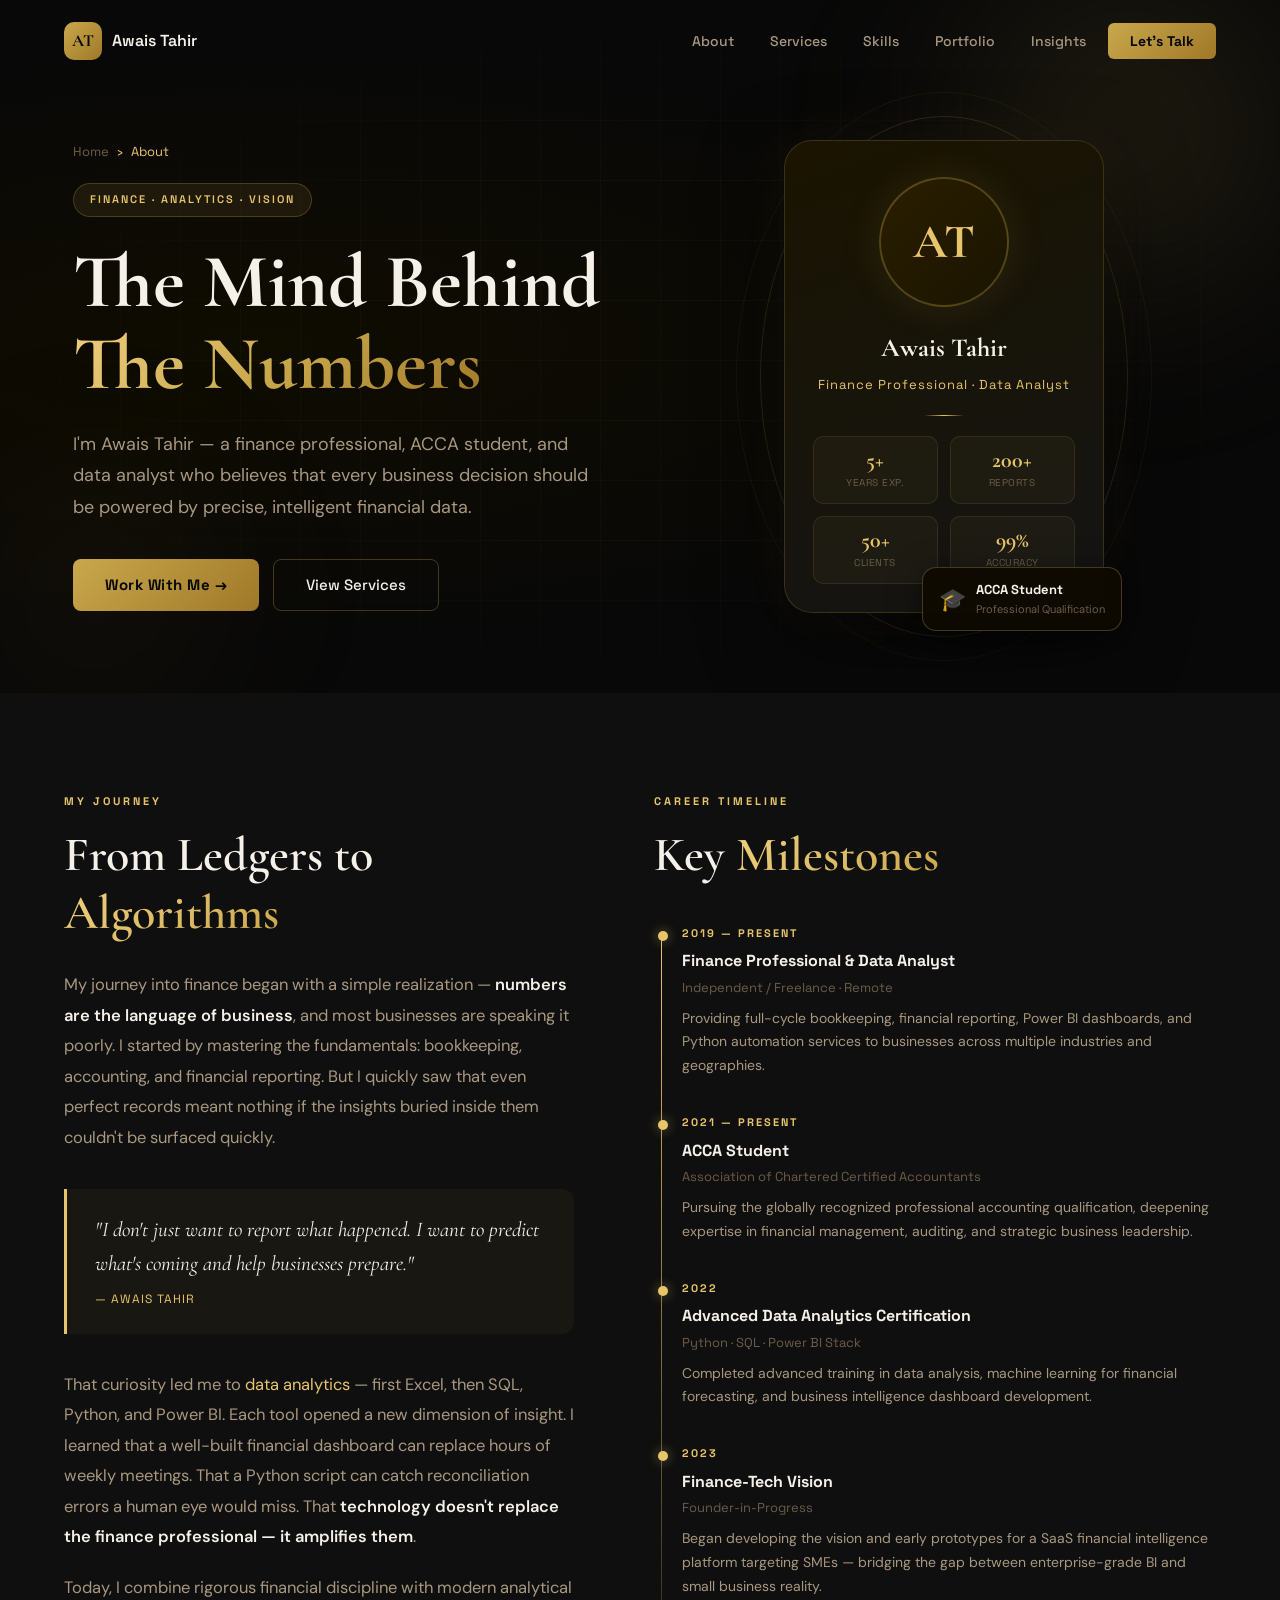
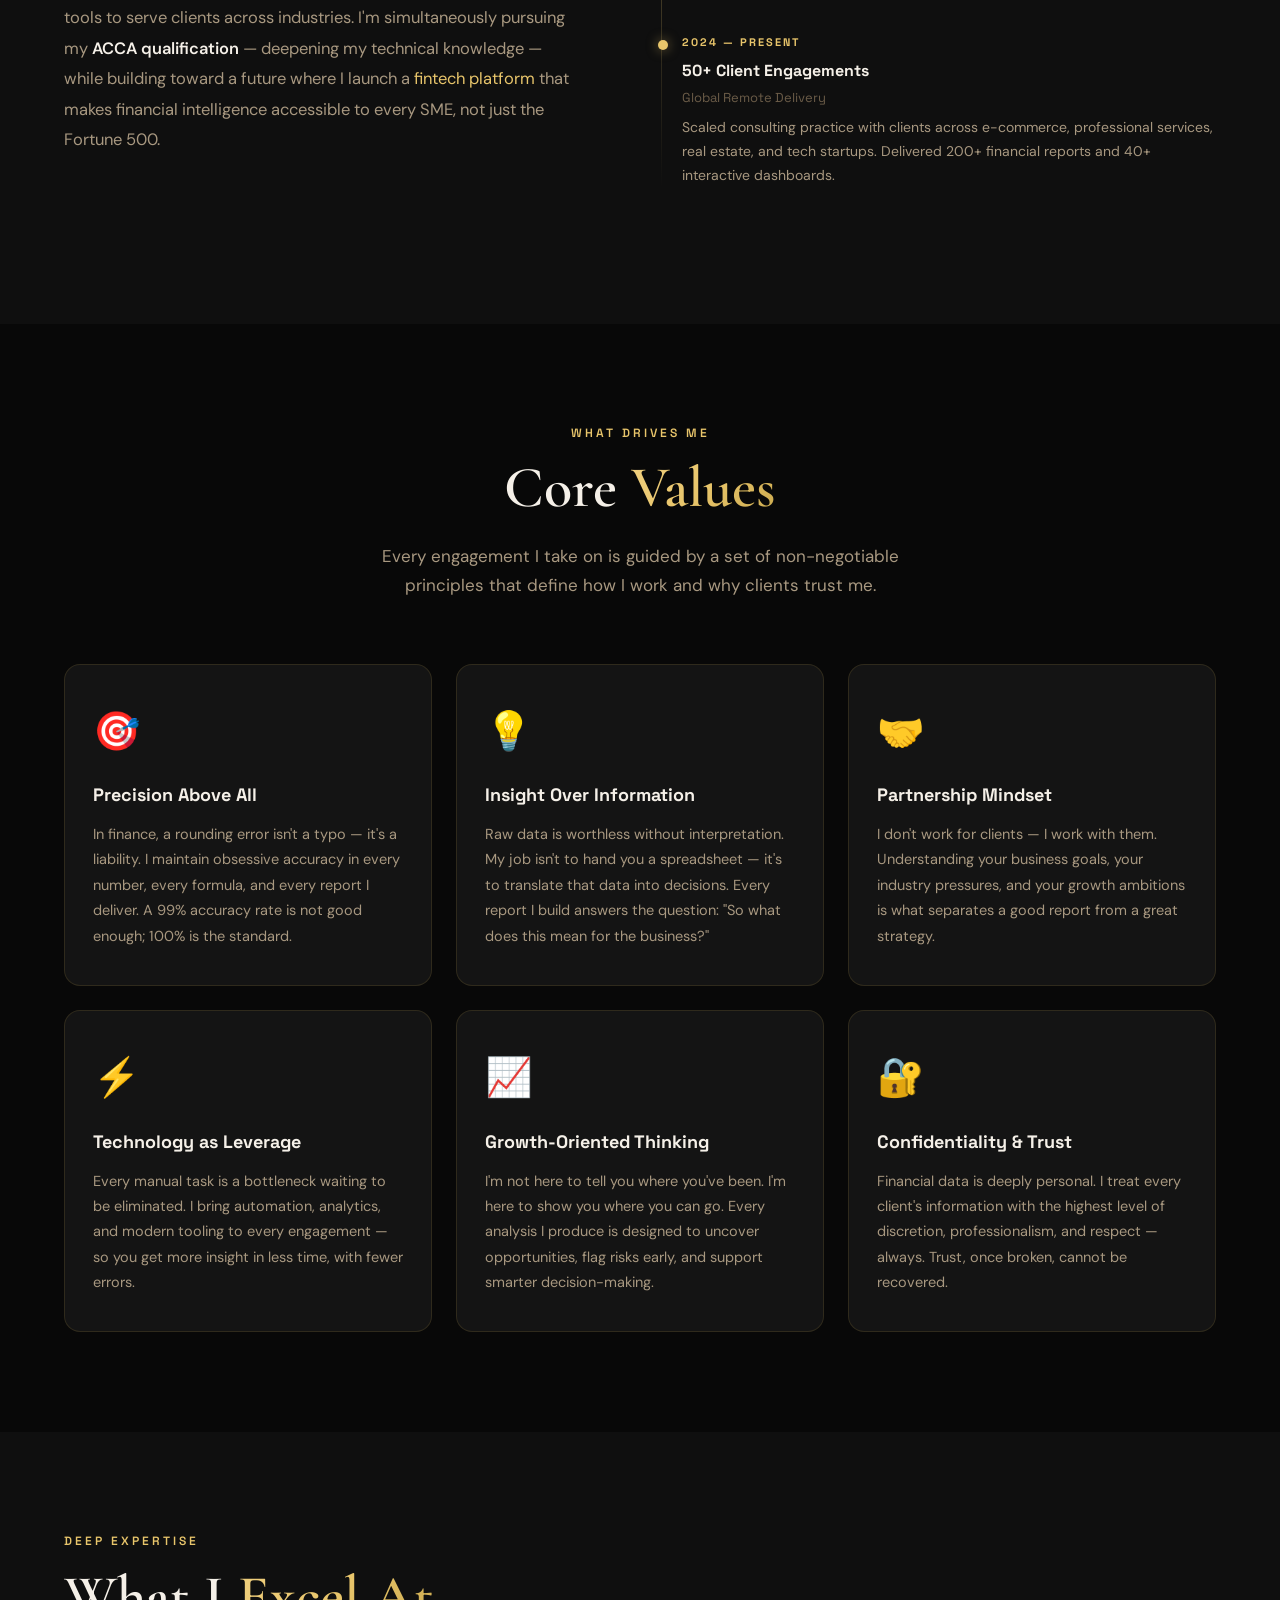
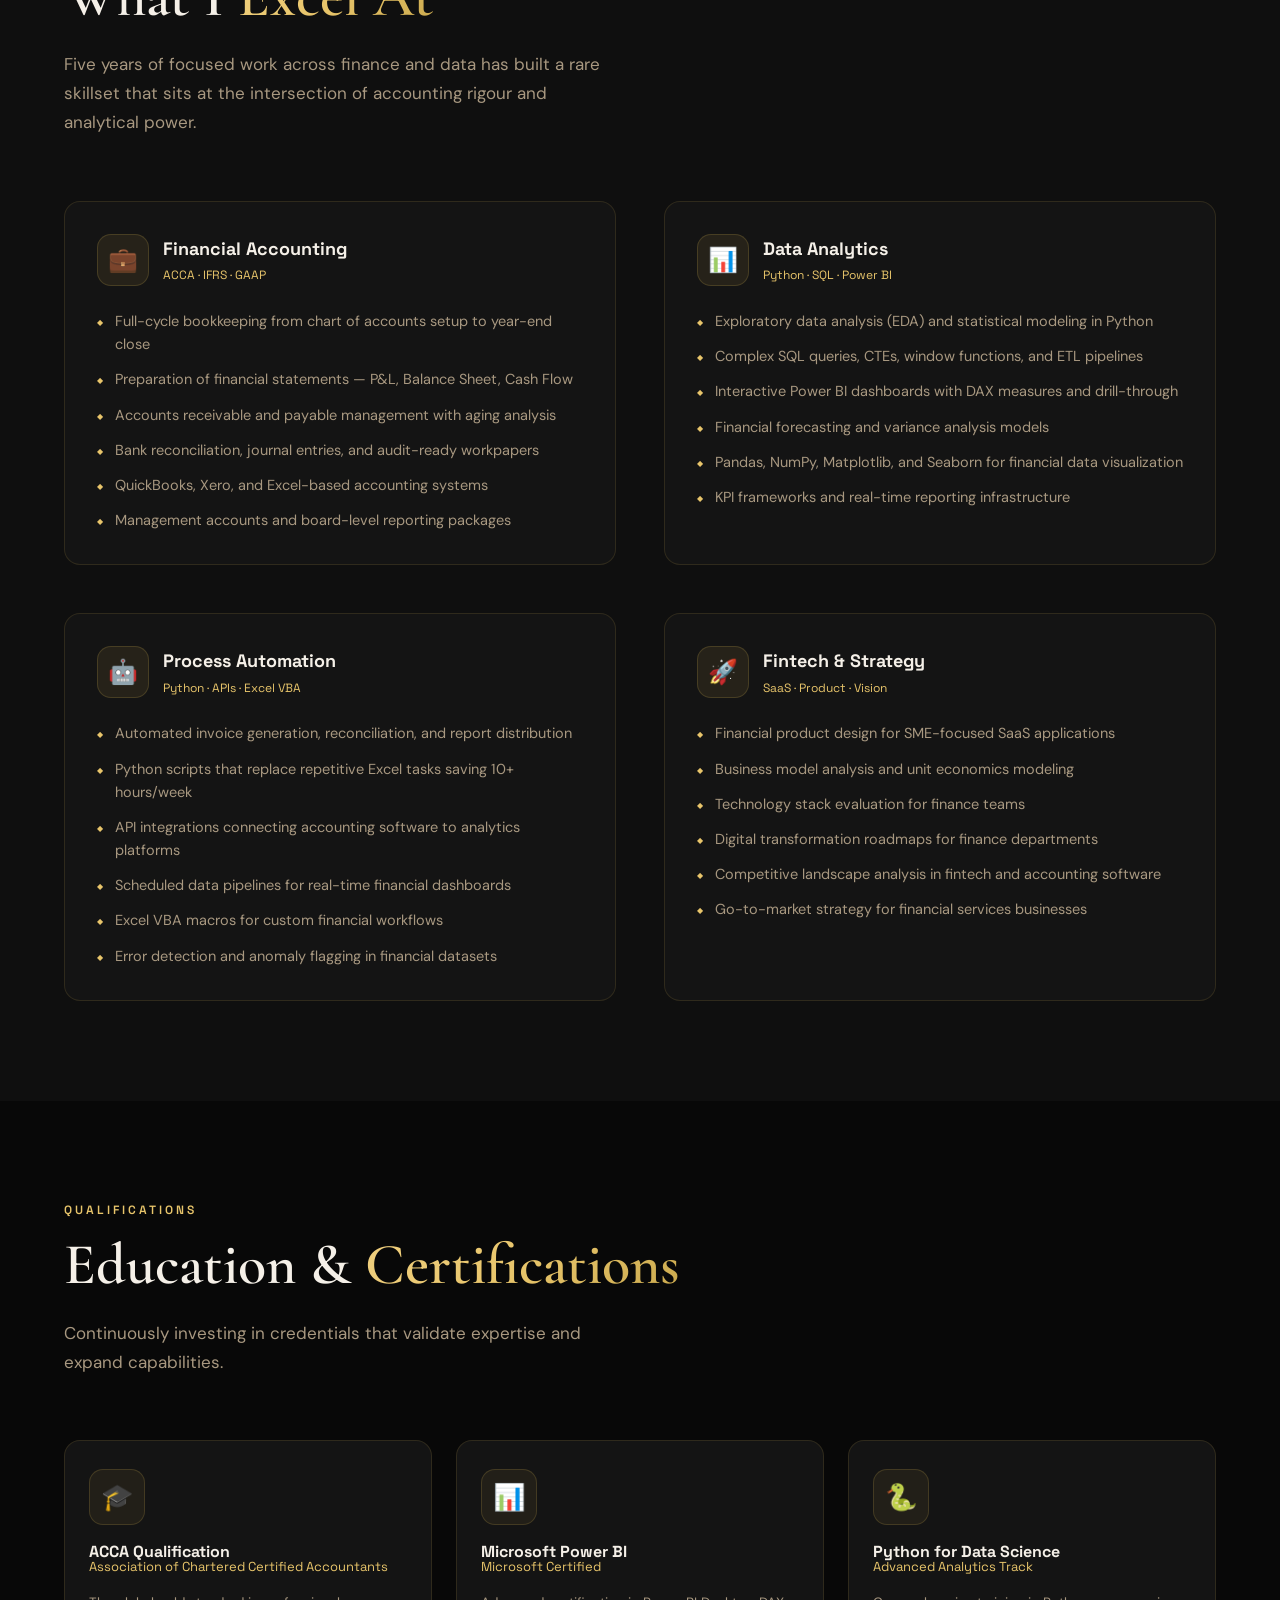
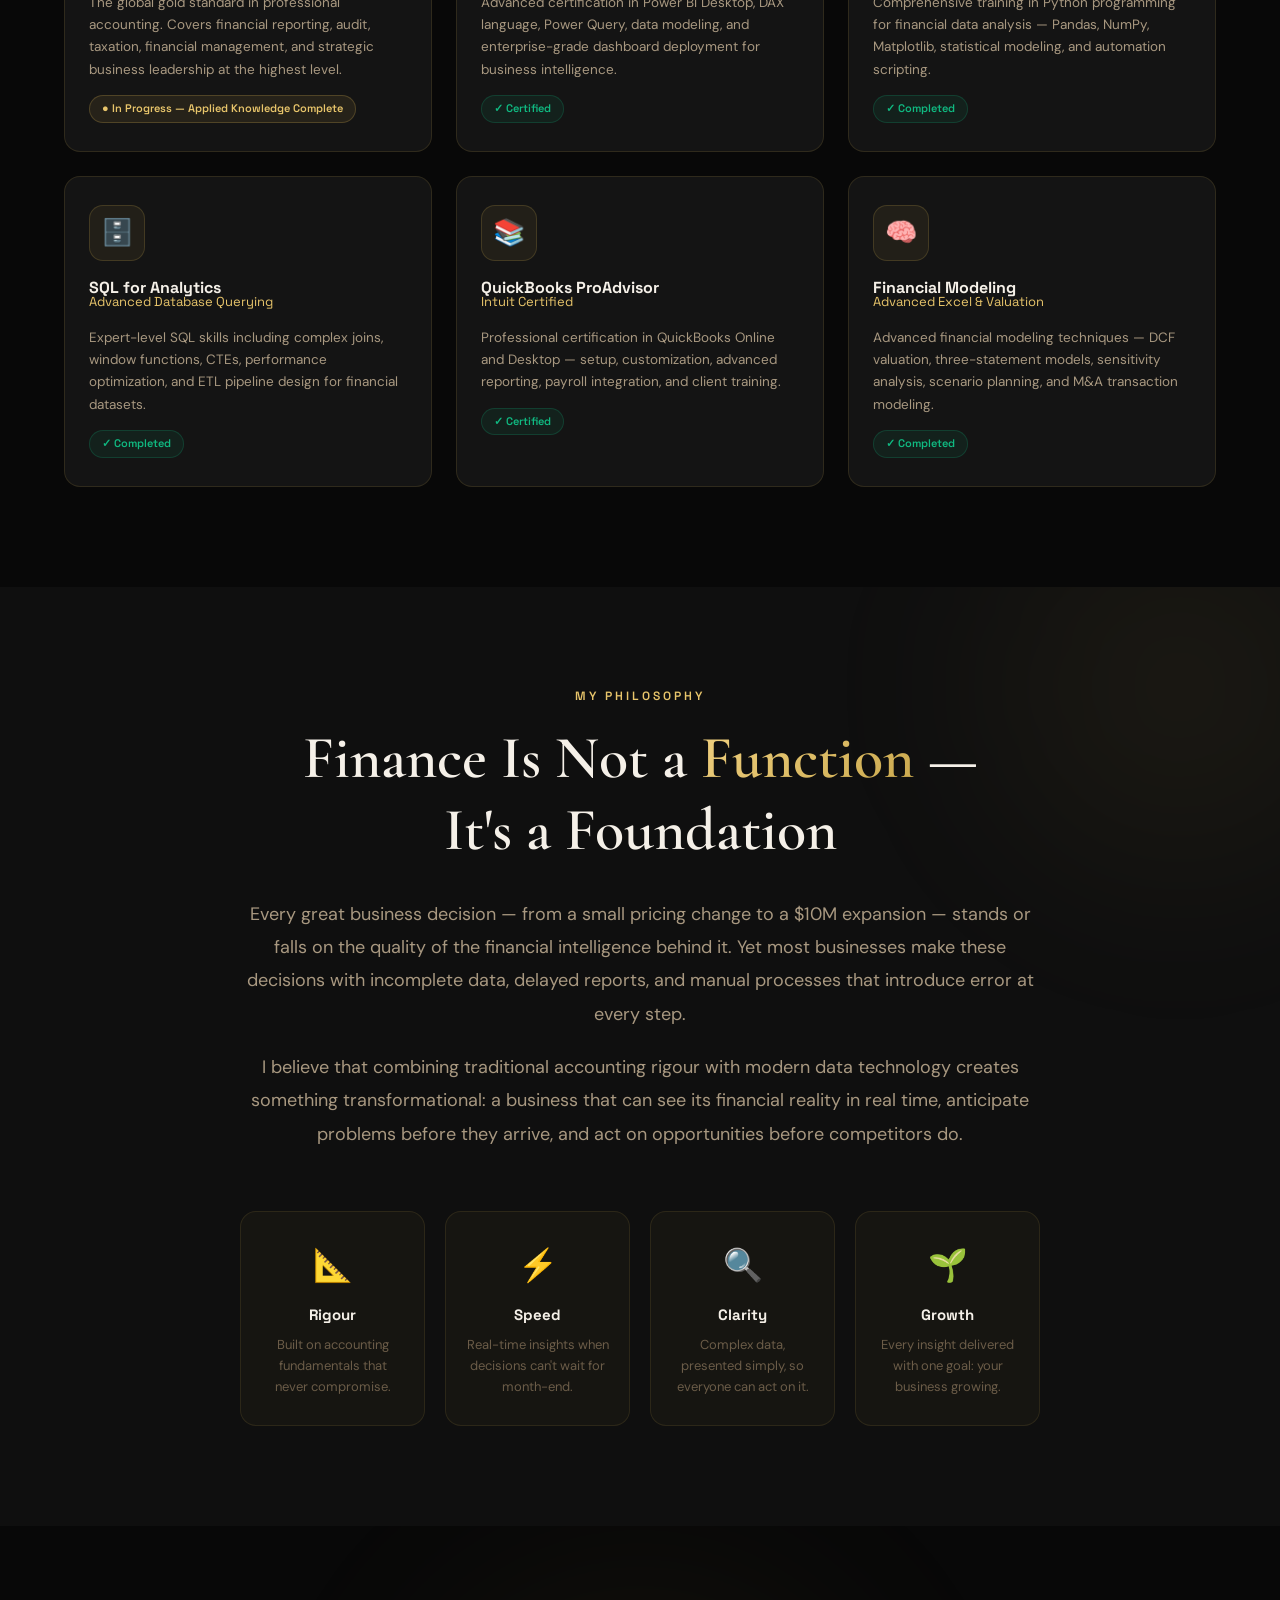
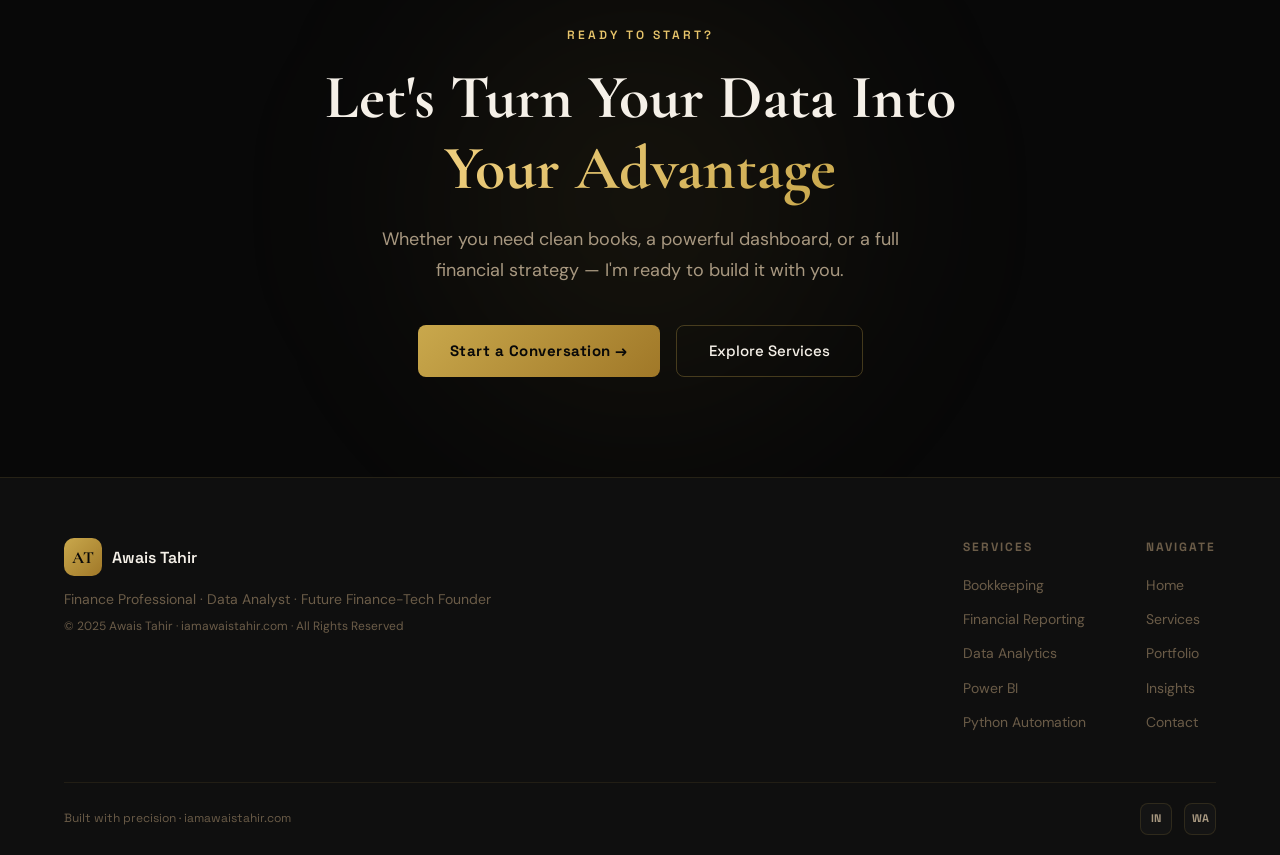
<file: about.html>
<!DOCTYPE html>
<html lang="en">
<head>
  <!-- Google tag (gtag.js) -->
<script async src="https://www.googletagmanager.com/gtag/js?id=G-KKZN3L73HQ"></script>
<script>
  window.dataLayer = window.dataLayer || [];
  function gtag(){dataLayer.push(arguments);}
  gtag('js', new Date());

  gtag('config', 'G-KKZN3L73HQ');
</script>
  <meta charset="UTF-8" />
  <meta name="viewport" content="width=device-width, initial-scale=1.0" />
  <title>About Awais Tahir | Finance Professional & Data Analyst</title>
  <meta name="description" content="Learn about Awais Tahir — ACCA student, finance professional, data analyst and future fintech founder with 5+ years of experience transforming financial data into business growth." />
  <meta name="author" content="Awais Tahir" />
  <link rel="canonical" href="https://iamawaistahir.com/about.html" />
  <link rel="preconnect" href="https://fonts.googleapis.com" />
  <link rel="preconnect" href="https://fonts.gstatic.com" crossorigin />
  <link rel="icon" href="/favicon.svg" type="image/svg+xml">
  <link href="https://fonts.googleapis.com/css2?family=Cormorant+Garamond:wght@300;400;500;600;700&family=DM+Sans:wght@300;400;500;600&family=Space+Grotesk:wght@400;500;600;700&display=swap" rel="stylesheet" />
  <link rel="stylesheet" href="style.css" />
  <style>
    /* ── About Page Extras ── */

    /* Hero */
    .about-hero {
      min-height: 72vh;
      display: flex;
      align-items: center;
      padding: 140px 0 80px;
      position: relative;
      overflow: hidden;
      background: radial-gradient(ellipse at 20% 50%, #0f0c00 0%, #080808 60%);
    }
    .about-hero-grid {
      position: absolute; inset: 0;
      background-image:
        linear-gradient(rgba(201,168,76,.04) 1px, transparent 1px),
        linear-gradient(90deg, rgba(201,168,76,.04) 1px, transparent 1px);
      background-size: 60px 60px;
      mask-image: radial-gradient(ellipse at center, black 40%, transparent 80%);
    }
    .about-hero-orb-1 {
      position: absolute; border-radius: 50%; filter: blur(80px); pointer-events: none;
      width: 500px; height: 500px;
      background: radial-gradient(circle, rgba(201,168,76,.15) 0%, transparent 70%);
      top: -120px; right: -100px;
    }
    .about-hero-orb-2 {
      position: absolute; border-radius: 50%; filter: blur(80px); pointer-events: none;
      width: 350px; height: 350px;
      background: radial-gradient(circle, rgba(160,120,40,.1) 0%, transparent 70%);
      bottom: -80px; left: -80px;
    }
    .about-hero-inner {
      position: relative; z-index: 2;
      display: grid;
      grid-template-columns: 1fr 1fr;
      gap: 80px;
      align-items: center;
    }
    .about-hero-breadcrumb {
      font-family: var(--font-ui);
      font-size: 13px;
      color: var(--text-3);
      margin-bottom: 20px;
      display: flex;
      align-items: center;
      gap: 8px;
    }
    .about-hero-breadcrumb a {
      color: var(--text-3);
      text-decoration: none;
      transition: color .2s;
    }
    .about-hero-breadcrumb a:hover { color: var(--blue-light); }
    .about-hero-breadcrumb span { color: var(--blue-light); }
    .about-hero-tag {
      display: inline-flex;
      align-items: center;
      gap: 8px;
      padding: 7px 16px;
      background: rgba(201,168,76,.1);
      border: 1px solid rgba(201,168,76,.25);
      border-radius: 100px;
      font-family: var(--font-ui);
      font-size: 11px;
      font-weight: 600;
      letter-spacing: 2px;
      text-transform: uppercase;
      color: var(--blue-light);
      margin-bottom: 24px;
    }
    .about-hero-title {
      font-family: var(--font-display);
      font-size: clamp(44px, 6vw, 76px);
      font-weight: 700;
      line-height: 1.08;
      color: var(--text-1);
      margin-bottom: 24px;
    }
    .about-hero-title em {
      font-style: normal;
      background: linear-gradient(135deg, #f0d080, #c9a84c, #a07828);
      -webkit-background-clip: text;
      -webkit-text-fill-color: transparent;
      background-clip: text;
    }
    .about-hero-sub {
      font-size: 18px;
      color: var(--text-2);
      line-height: 1.75;
      margin-bottom: 36px;
      max-width: 520px;
    }
    .about-hero-actions { display: flex; gap: 14px; flex-wrap: wrap; }

    /* Photo frame */
    .about-photo-wrap {
      position: relative;
      display: flex;
      justify-content: center;
    }
    .about-photo-frame {
      position: relative;
      width: 320px;
    }
    .about-photo-ring {
      position: absolute;
      inset: -24px;
      border-radius: 50%;
      border: 1px solid rgba(201,168,76,.18);
      animation: heroRingRotate 14s linear infinite;
    }
    .about-photo-ring-2 {
      inset: -48px;
      border-color: rgba(201,168,76,.08);
      animation-duration: 22s;
      animation-direction: reverse;
    }
    .about-photo-inner {
      position: relative;
      z-index: 2;
      border-radius: 28px;
      overflow: hidden;
      border: 1px solid rgba(201,168,76,.2);
      box-shadow: 0 24px 80px rgba(0,0,0,.6), 0 0 60px rgba(201,168,76,.08);
      background: linear-gradient(160deg, #1a1400, #141414);
      padding: 36px 28px 28px;
      text-align: center;
    }
    .photo-avatar {
      width: 130px; height: 130px;
      border-radius: 50%;
      background: linear-gradient(135deg, #2a1e00, #1a1400);
      border: 2px solid rgba(201,168,76,.3);
      display: flex; align-items: center; justify-content: center;
      margin: 0 auto 20px;
      font-family: var(--font-display);
      font-size: 48px;
      font-weight: 700;
      color: var(--blue-light);
      box-shadow: 0 0 40px rgba(201,168,76,.12);
    }
    .photo-name {
      font-family: var(--font-display);
      font-size: 26px;
      font-weight: 700;
      color: var(--text-1);
      margin-bottom: 6px;
    }
    .photo-role {
      font-family: var(--font-ui);
      font-size: 13px;
      color: var(--blue-light);
      letter-spacing: 1px;
      margin-bottom: 20px;
    }
    .photo-divider {
      width: 40px; height: 1px;
      background: linear-gradient(90deg, transparent, var(--blue-light), transparent);
      margin: 0 auto 20px;
    }
    .photo-stats {
      display: grid;
      grid-template-columns: 1fr 1fr;
      gap: 12px;
    }
    .photo-stat {
      background: rgba(201,168,76,.05);
      border: 1px solid rgba(201,168,76,.12);
      border-radius: 10px;
      padding: 12px 8px;
      text-align: center;
    }
    .photo-stat-num {
      font-family: var(--font-display);
      font-size: 22px;
      font-weight: 700;
      color: var(--blue-light);
      line-height: 1;
    }
    .photo-stat-label {
      font-family: var(--font-ui);
      font-size: 10px;
      color: var(--text-3);
      margin-top: 4px;
      text-transform: uppercase;
      letter-spacing: .5px;
    }
    .photo-badge {
      position: absolute;
      bottom: -18px; right: -18px;
      background: rgba(14,10,0,.95);
      border: 1px solid rgba(201,168,76,.3);
      border-radius: 14px;
      padding: 12px 16px;
      display: flex;
      align-items: center;
      gap: 10px;
      box-shadow: 0 8px 32px rgba(0,0,0,.5);
      z-index: 4;
    }
    .photo-badge-icon { font-size: 22px; }
    .photo-badge-text { font-family: var(--font-ui); font-size: 13px; font-weight: 700; color: var(--text-1); }
    .photo-badge-sub { font-size: 11px; color: var(--text-3); }

    /* ── Story section ── */
    .story-section { padding: 100px 0; background: var(--navy-2); }
    .story-grid {
      display: grid;
      grid-template-columns: 1fr 1.1fr;
      gap: 80px;
      align-items: start;
    }
    .story-label {
      font-family: var(--font-ui);
      font-size: 11px;
      font-weight: 700;
      letter-spacing: 3px;
      text-transform: uppercase;
      color: var(--blue-light);
      margin-bottom: 16px;
    }
    .story-title {
      font-family: var(--font-display);
      font-size: clamp(32px, 4vw, 48px);
      font-weight: 600;
      line-height: 1.2;
      color: var(--text-1);
      margin-bottom: 28px;
    }
    .story-title em {
      font-style: normal;
      background: linear-gradient(135deg, #f0d080, #c9a84c);
      -webkit-background-clip: text;
      -webkit-text-fill-color: transparent;
      background-clip: text;
    }
    .story-body {
      font-size: 16.5px;
      color: var(--text-2);
      line-height: 1.85;
      margin-bottom: 20px;
    }
    .story-body strong { color: var(--text-1); font-weight: 600; }
    .story-body em { color: var(--blue-light); font-style: normal; }
    .story-quote {
      margin: 36px 0;
      padding: 24px 28px;
      background: rgba(201,168,76,.05);
      border-left: 3px solid var(--blue-light);
      border-radius: 0 12px 12px 0;
    }
    .story-quote p {
      font-family: var(--font-display);
      font-size: 21px;
      font-style: italic;
      color: var(--text-1);
      line-height: 1.6;
    }
    .story-quote cite {
      font-family: var(--font-ui);
      font-size: 12px;
      color: var(--blue-light);
      letter-spacing: 1px;
      text-transform: uppercase;
      display: block;
      margin-top: 10px;
      font-style: normal;
    }

    /* Timeline */
    .timeline { position: relative; padding-left: 28px; }
    .timeline::before {
      content: '';
      position: absolute;
      left: 7px; top: 8px; bottom: 0;
      width: 1px;
      background: linear-gradient(to bottom, var(--blue-light), transparent);
    }
    .timeline-item {
      position: relative;
      margin-bottom: 36px;
    }
    .timeline-item::before {
      content: '';
      position: absolute;
      left: -24px; top: 6px;
      width: 10px; height: 10px;
      border-radius: 50%;
      background: var(--blue-light);
      box-shadow: 0 0 12px rgba(232,197,107,.5);
    }
    .tl-year {
      font-family: var(--font-ui);
      font-size: 11px;
      font-weight: 700;
      color: var(--blue-light);
      letter-spacing: 2px;
      text-transform: uppercase;
      margin-bottom: 6px;
    }
    .tl-title {
      font-family: var(--font-ui);
      font-size: 16px;
      font-weight: 700;
      color: var(--text-1);
      margin-bottom: 4px;
    }
    .tl-org {
      font-size: 13px;
      color: var(--text-3);
      margin-bottom: 8px;
      font-family: var(--font-ui);
    }
    .tl-desc {
      font-size: 14px;
      color: var(--text-2);
      line-height: 1.7;
    }

    /* ── Values section ── */
    .values-section { padding: 100px 0; }
    .values-grid {
      display: grid;
      grid-template-columns: repeat(3, 1fr);
      gap: 24px;
      margin-top: 56px;
    }
    .value-card {
      background: var(--navy-3);
      border: 1px solid var(--border);
      border-radius: var(--radius);
      padding: 36px 28px;
      position: relative;
      overflow: hidden;
      transition: all .35s ease;
    }
    .value-card::after {
      content: '';
      position: absolute;
      top: 0; left: 0; right: 0;
      height: 2px;
      background: linear-gradient(90deg, transparent, var(--blue-light), transparent);
      opacity: 0;
      transition: opacity .35s;
    }
    .value-card:hover { transform: translateY(-6px); border-color: rgba(201,168,76,.3); box-shadow: 0 20px 60px rgba(0,0,0,.4); }
    .value-card:hover::after { opacity: 1; }
    .value-icon { font-size: 38px; margin-bottom: 20px; display: block; }
    .value-title {
      font-family: var(--font-ui);
      font-size: 18px;
      font-weight: 700;
      color: var(--text-1);
      margin-bottom: 12px;
    }
    .value-desc { font-size: 14.5px; color: var(--text-2); line-height: 1.75; }

    /* ── Expertise deep-dive ── */
    .expertise-section { padding: 100px 0; background: var(--navy-2); }
    .expertise-grid {
      display: grid;
      grid-template-columns: 1fr 1fr;
      gap: 48px;
      margin-top: 56px;
    }
    .expertise-block {
      background: var(--navy-3);
      border: 1px solid var(--border);
      border-radius: var(--radius);
      padding: 32px;
    }
    .expertise-block-header {
      display: flex;
      align-items: center;
      gap: 14px;
      margin-bottom: 24px;
    }
    .expertise-block-icon {
      width: 52px; height: 52px;
      background: rgba(201,168,76,.1);
      border: 1px solid rgba(201,168,76,.2);
      border-radius: 14px;
      display: grid;
      place-items: center;
      font-size: 24px;
      flex-shrink: 0;
    }
    .expertise-block-title {
      font-family: var(--font-ui);
      font-size: 18px;
      font-weight: 700;
      color: var(--text-1);
    }
    .expertise-block-sub {
      font-size: 12px;
      color: var(--blue-light);
      margin-top: 3px;
      font-family: var(--font-ui);
    }
    .expertise-list {
      list-style: none;
      display: flex;
      flex-direction: column;
      gap: 12px;
    }
    .expertise-list li {
      display: flex;
      align-items: flex-start;
      gap: 12px;
      font-size: 14.5px;
      color: var(--text-2);
      line-height: 1.6;
    }
    .expertise-list li::before {
      content: '◆';
      font-size: 8px;
      color: var(--blue-light);
      margin-top: 6px;
      flex-shrink: 0;
    }

    /* ── Certifications ── */
    .certs-section { padding: 100px 0; }
    .certs-grid {
      display: grid;
      grid-template-columns: repeat(3, 1fr);
      gap: 24px;
      margin-top: 56px;
    }
    .cert-card {
      background: var(--navy-3);
      border: 1px solid var(--border);
      border-radius: var(--radius);
      padding: 28px 24px;
      display: flex;
      flex-direction: column;
      gap: 14px;
      transition: all .3s ease;
    }
    .cert-card:hover { border-color: rgba(201,168,76,.3); transform: translateY(-4px); box-shadow: 0 16px 48px rgba(0,0,0,.4); }
    .cert-icon-wrap {
      width: 56px; height: 56px;
      background: rgba(201,168,76,.08);
      border: 1px solid rgba(201,168,76,.2);
      border-radius: 14px;
      display: grid;
      place-items: center;
      font-size: 26px;
    }
    .cert-title {
      font-family: var(--font-ui);
      font-size: 16px;
      font-weight: 700;
      color: var(--text-1);
    }
    .cert-issuer {
      font-size: 13px;
      color: var(--blue-light);
      font-family: var(--font-ui);
      margin-top: -8px;
    }
    .cert-desc { font-size: 13.5px; color: var(--text-2); line-height: 1.65; }
    .cert-status {
      display: inline-flex;
      align-items: center;
      gap: 6px;
      font-family: var(--font-ui);
      font-size: 11px;
      font-weight: 600;
      padding: 4px 12px;
      border-radius: 100px;
      width: fit-content;
    }
    .cert-status.active { background: rgba(201,168,76,.1); border: 1px solid rgba(201,168,76,.25); color: var(--blue-light); }
    .cert-status.completed { background: rgba(16,185,129,.08); border: 1px solid rgba(16,185,129,.2); color: #10b981; }

    /* ── Philosophy section ── */
    .philosophy-section { padding: 100px 0; background: var(--navy-2); position: relative; overflow: hidden; }
    .philosophy-orb {
      position: absolute;
      width: 600px; height: 600px;
      top: -200px; right: -200px;
      background: radial-gradient(circle, rgba(201,168,76,.07) 0%, transparent 70%);
      pointer-events: none;
      border-radius: 50%;
      filter: blur(60px);
    }
    .philosophy-inner {
      position: relative; z-index: 2;
      max-width: 800px;
      margin: 0 auto;
      text-align: center;
    }
    .philosophy-title {
      font-family: var(--font-display);
      font-size: clamp(38px, 5vw, 60px);
      font-weight: 600;
      color: var(--text-1);
      line-height: 1.2;
      margin-bottom: 32px;
    }
    .philosophy-title em {
      font-style: normal;
      background: linear-gradient(135deg, #f0d080, #c9a84c);
      -webkit-background-clip: text;
      -webkit-text-fill-color: transparent;
      background-clip: text;
    }
    .philosophy-body {
      font-size: 18px;
      color: var(--text-2);
      line-height: 1.85;
      margin-bottom: 20px;
    }
    .philosophy-pillars {
      display: grid;
      grid-template-columns: repeat(4, 1fr);
      gap: 20px;
      margin-top: 60px;
    }
    .philosophy-pillar {
      padding: 28px 20px;
      background: rgba(201,168,76,.04);
      border: 1px solid rgba(201,168,76,.12);
      border-radius: var(--radius);
      text-align: center;
    }
    .pp-icon { font-size: 32px; margin-bottom: 12px; }
    .pp-title { font-family: var(--font-ui); font-size: 15px; font-weight: 700; color: var(--text-1); margin-bottom: 8px; }
    .pp-desc { font-size: 13px; color: var(--text-3); line-height: 1.6; }

    /* ── CTA section ── */
    .about-cta {
      padding: 100px 0;
      text-align: center;
      position: relative;
      overflow: hidden;
    }
    .about-cta-orb {
      position: absolute;
      width: 700px; height: 700px;
      top: 50%; left: 50%;
      transform: translate(-50%, -50%);
      background: radial-gradient(circle, rgba(201,168,76,.09) 0%, transparent 65%);
      border-radius: 50%;
      filter: blur(80px);
      pointer-events: none;
    }
    .about-cta-inner { position: relative; z-index: 2; }
    .about-cta-title {
      font-family: var(--font-display);
      font-size: clamp(38px, 5vw, 62px);
      font-weight: 700;
      color: var(--text-1);
      line-height: 1.15;
      margin-bottom: 20px;
    }
    .about-cta-title em {
      font-style: normal;
      background: linear-gradient(135deg, #f0d080, #c9a84c);
      -webkit-background-clip: text;
      -webkit-text-fill-color: transparent;
      background-clip: text;
    }
    .about-cta-sub {
      font-size: 18px;
      color: var(--text-2);
      margin-bottom: 40px;
      max-width: 540px;
      margin-left: auto;
      margin-right: auto;
      line-height: 1.7;
    }
    .about-cta-actions { display: flex; gap: 16px; justify-content: center; flex-wrap: wrap; }

    /* ── Responsive ── */
    @media (max-width: 960px) {
      .about-hero-inner { grid-template-columns: 1fr; gap: 48px; }
      .about-photo-wrap { order: -1; }
      .story-grid { grid-template-columns: 1fr; gap: 48px; }
      .values-grid { grid-template-columns: 1fr 1fr; }
      .expertise-grid { grid-template-columns: 1fr; }
      .certs-grid { grid-template-columns: 1fr 1fr; }
      .philosophy-pillars { grid-template-columns: 1fr 1fr; }
    }
    @media (max-width: 640px) {
      .about-hero { padding: 120px 0 60px; }
      .values-grid { grid-template-columns: 1fr; }
      .certs-grid { grid-template-columns: 1fr; }
      .philosophy-pillars { grid-template-columns: 1fr 1fr; }
      .about-photo-frame { width: 280px; }
      .photo-badge { display: none; }
    }
  </style>
</head>
<body>

<!-- ═══════════════════════ NAVBAR ═══════════════════════ -->
<nav id="navbar">
  <div class="nav-inner">
    <a href="index.html" class="nav-logo">
      <span class="logo-at">AT</span>
      <span class="logo-name">Awais Tahir</span>
    </a>
    <ul class="nav-links">
      <li><a href="index.html#about" class="active-link">About</a></li>
      <li><a href="services.html">Services</a></li>
      <li><a href="skills.html">Skills</a></li>
      <li><a href="portfolio.html">Portfolio</a></li>
      <li><a href="inisghts.html">Insights</a></li>
      <li><a href="index.html#contact" class="nav-cta">Let's Talk</a></li>
    </ul>
    <button class="hamburger" id="hamburger" aria-label="Menu">
      <span></span><span></span><span></span>
    </button>
  </div>
</nav>

<!-- Mobile Menu -->
<div class="mobile-menu" id="mobileMenu">
  <ul>
    <li><a href="index.html" onclick="closeMobile()">Home</a></li>
    <li><a href="services.html" onclick="closeMobile()">Services</a></li>
    <li><a href="skills.html" onclick="closeMobile()">Skills</a></li>
    <li><a href="portfolio.html" onclick="closeMobile()">Portfolio</a></li>
    <li><a href="index.html#blog" onclick="closeMobile()">Insights</a></li>
    <li><a href="index.html#contact" onclick="closeMobile()">Contact</a></li>
  </ul>
</div>

<!-- ═══════════════════════ ABOUT HERO ═══════════════════════ -->
<section class="about-hero">
  <div class="about-hero-grid"></div>
  <div class="about-hero-orb-1"></div>
  <div class="about-hero-orb-2"></div>
  <div class="container">
    <div class="about-hero-inner">

      <!-- Left: text -->
      <div>
        <div class="about-hero-breadcrumb reveal-up">
          <a href="index.html">Home</a>
          <span>›</span>
          <span>About</span>
        </div>
        <div class="about-hero-tag reveal-up" style="animation-delay:.1s">Finance · Analytics · Vision</div>
        <h1 class="about-hero-title reveal-up" style="animation-delay:.2s">
          The Mind Behind<br/>
          <em>The Numbers</em>
        </h1>
        <p class="about-hero-sub reveal-up" style="animation-delay:.3s">
          I'm Awais Tahir — a finance professional, ACCA student, and data analyst who believes that every business decision should be powered by precise, intelligent financial data.
        </p>
        <div class="about-hero-actions reveal-up" style="animation-delay:.4s">
          <a href="index.html#contact" class="btn-primary">Work With Me →</a>
          <a href="index.html#services" class="btn-ghost">View Services</a>
        </div>
      </div>

      <!-- Right: photo card -->
      <div class="about-photo-wrap reveal-float" style="animation-delay:.3s">
        <div class="about-photo-frame">
          <div class="about-photo-ring"></div>
          <div class="about-photo-ring about-photo-ring-2"></div>
          <div class="about-photo-inner">
            <div class="photo-avatar">AT</div>
            <div class="photo-name">Awais Tahir</div>
            <div class="photo-role">Finance Professional · Data Analyst</div>
            <div class="photo-divider"></div>
            <div class="photo-stats">
              <div class="photo-stat">
                <div class="photo-stat-num">5+</div>
                <div class="photo-stat-label">Years Exp.</div>
              </div>
              <div class="photo-stat">
                <div class="photo-stat-num">200+</div>
                <div class="photo-stat-label">Reports</div>
              </div>
              <div class="photo-stat">
                <div class="photo-stat-num">50+</div>
                <div class="photo-stat-label">Clients</div>
              </div>
              <div class="photo-stat">
                <div class="photo-stat-num">99%</div>
                <div class="photo-stat-label">Accuracy</div>
              </div>
            </div>
          </div>
          <div class="photo-badge">
            <div class="photo-badge-icon">🎓</div>
            <div>
              <div class="photo-badge-text">ACCA Student</div>
              <div class="photo-badge-sub">Professional Qualification</div>
            </div>
          </div>
        </div>
      </div>

    </div>
  </div>
</section>

<!-- ═══════════════════════ MY STORY ═══════════════════════ -->
<section class="story-section">
  <div class="container">
    <div class="story-grid">

      <!-- Left: story text -->
      <div class="scroll-reveal">
        <div class="story-label">My Journey</div>
        <h2 class="story-title">From Ledgers to<br/><em>Algorithms</em></h2>

        <p class="story-body">
          My journey into finance began with a simple realization — <strong>numbers are the language of business</strong>, and most businesses are speaking it poorly. I started by mastering the fundamentals: bookkeeping, accounting, and financial reporting. But I quickly saw that even perfect records meant nothing if the insights buried inside them couldn't be surfaced quickly.
        </p>

        <div class="story-quote">
          <p>"I don't just want to report what happened. I want to predict what's coming and help businesses prepare."</p>
          <cite>— Awais Tahir</cite>
        </div>

        <p class="story-body">
          That curiosity led me to <em>data analytics</em> — first Excel, then SQL, Python, and Power BI. Each tool opened a new dimension of insight. I learned that a well-built financial dashboard can replace hours of weekly meetings. That a Python script can catch reconciliation errors a human eye would miss. That <strong>technology doesn't replace the finance professional — it amplifies them</strong>.
        </p>

        <p class="story-body">
          Today, I combine rigorous financial discipline with modern analytical tools to serve clients across industries. I'm simultaneously pursuing my <strong>ACCA qualification</strong> — deepening my technical knowledge — while building toward a future where I launch a <em>fintech platform</em> that makes financial intelligence accessible to every SME, not just the Fortune 500.
        </p>
      </div>

      <!-- Right: timeline -->
      <div class="scroll-reveal" style="transition-delay:.2s">
        <div class="story-label">Career Timeline</div>
        <h2 class="story-title" style="margin-bottom: 40px;">Key <em>Milestones</em></h2>

        <div class="timeline">
          <div class="timeline-item">
            <div class="tl-year">2019 — Present</div>
            <div class="tl-title">Finance Professional & Data Analyst</div>
            <div class="tl-org">Independent / Freelance · Remote</div>
            <div class="tl-desc">Providing full-cycle bookkeeping, financial reporting, Power BI dashboards, and Python automation services to businesses across multiple industries and geographies.</div>
          </div>

          <div class="timeline-item">
            <div class="tl-year">2021 — Present</div>
            <div class="tl-title">ACCA Student</div>
            <div class="tl-org">Association of Chartered Certified Accountants</div>
            <div class="tl-desc">Pursuing the globally recognized professional accounting qualification, deepening expertise in financial management, auditing, and strategic business leadership.</div>
          </div>

          <div class="timeline-item">
            <div class="tl-year">2022</div>
            <div class="tl-title">Advanced Data Analytics Certification</div>
            <div class="tl-org">Python · SQL · Power BI Stack</div>
            <div class="tl-desc">Completed advanced training in data analysis, machine learning for financial forecasting, and business intelligence dashboard development.</div>
          </div>

          <div class="timeline-item">
            <div class="tl-year">2023</div>
            <div class="tl-title">Finance-Tech Vision</div>
            <div class="tl-org">Founder-in-Progress</div>
            <div class="tl-desc">Began developing the vision and early prototypes for a SaaS financial intelligence platform targeting SMEs — bridging the gap between enterprise-grade BI and small business reality.</div>
          </div>

          <div class="timeline-item">
            <div class="tl-year">2024 — Present</div>
            <div class="tl-title">50+ Client Engagements</div>
            <div class="tl-org">Global Remote Delivery</div>
            <div class="tl-desc">Scaled consulting practice with clients across e-commerce, professional services, real estate, and tech startups. Delivered 200+ financial reports and 40+ interactive dashboards.</div>
          </div>
        </div>
      </div>

    </div>
  </div>
</section>

<!-- ═══════════════════════ CORE VALUES ═══════════════════════ -->
<section class="values-section">
  <div class="container">
    <div class="section-header text-center scroll-reveal" style="text-align:center">
      <div class="section-label">What Drives Me</div>
      <h2 class="section-title">Core <span class="gradient-text">Values</span></h2>
      <p class="section-desc" style="margin: 0 auto;">Every engagement I take on is guided by a set of non-negotiable principles that define how I work and why clients trust me.</p>
    </div>

    <div class="values-grid">
      <div class="value-card scroll-reveal">
        <span class="value-icon">🎯</span>
        <div class="value-title">Precision Above All</div>
        <p class="value-desc">In finance, a rounding error isn't a typo — it's a liability. I maintain obsessive accuracy in every number, every formula, and every report I deliver. A 99% accuracy rate is not good enough; 100% is the standard.</p>
      </div>

      <div class="value-card scroll-reveal" style="transition-delay:.1s">
        <span class="value-icon">💡</span>
        <div class="value-title">Insight Over Information</div>
        <p class="value-desc">Raw data is worthless without interpretation. My job isn't to hand you a spreadsheet — it's to translate that data into decisions. Every report I build answers the question: "So what does this mean for the business?"</p>
      </div>

      <div class="value-card scroll-reveal" style="transition-delay:.2s">
        <span class="value-icon">🤝</span>
        <div class="value-title">Partnership Mindset</div>
        <p class="value-desc">I don't work for clients — I work with them. Understanding your business goals, your industry pressures, and your growth ambitions is what separates a good report from a great strategy.</p>
      </div>

      <div class="value-card scroll-reveal" style="transition-delay:.3s">
        <span class="value-icon">⚡</span>
        <div class="value-title">Technology as Leverage</div>
        <p class="value-desc">Every manual task is a bottleneck waiting to be eliminated. I bring automation, analytics, and modern tooling to every engagement — so you get more insight in less time, with fewer errors.</p>
      </div>

      <div class="value-card scroll-reveal" style="transition-delay:.4s">
        <span class="value-icon">📈</span>
        <div class="value-title">Growth-Oriented Thinking</div>
        <p class="value-desc">I'm not here to tell you where you've been. I'm here to show you where you can go. Every analysis I produce is designed to uncover opportunities, flag risks early, and support smarter decision-making.</p>
      </div>

      <div class="value-card scroll-reveal" style="transition-delay:.5s">
        <span class="value-icon">🔐</span>
        <div class="value-title">Confidentiality & Trust</div>
        <p class="value-desc">Financial data is deeply personal. I treat every client's information with the highest level of discretion, professionalism, and respect — always. Trust, once broken, cannot be recovered.</p>
      </div>
    </div>
  </div>
</section>

<!-- ═══════════════════════ EXPERTISE DEEP-DIVE ═══════════════════════ -->
<section class="expertise-section">
  <div class="container">
    <div class="section-header scroll-reveal">
      <div class="section-label">Deep Expertise</div>
      <h2 class="section-title">What I <span class="gradient-text">Excel At</span></h2>
      <p class="section-desc">Five years of focused work across finance and data has built a rare skillset that sits at the intersection of accounting rigour and analytical power.</p>
    </div>

    <div class="expertise-grid">
      <div class="expertise-block scroll-reveal">
        <div class="expertise-block-header">
          <div class="expertise-block-icon">💼</div>
          <div>
            <div class="expertise-block-title">Financial Accounting</div>
            <div class="expertise-block-sub">ACCA · IFRS · GAAP</div>
          </div>
        </div>
        <ul class="expertise-list">
          <li>Full-cycle bookkeeping from chart of accounts setup to year-end close</li>
          <li>Preparation of financial statements — P&L, Balance Sheet, Cash Flow</li>
          <li>Accounts receivable and payable management with aging analysis</li>
          <li>Bank reconciliation, journal entries, and audit-ready workpapers</li>
          <li>QuickBooks, Xero, and Excel-based accounting systems</li>
          <li>Management accounts and board-level reporting packages</li>
        </ul>
      </div>

      <div class="expertise-block scroll-reveal" style="transition-delay:.1s">
        <div class="expertise-block-header">
          <div class="expertise-block-icon">📊</div>
          <div>
            <div class="expertise-block-title">Data Analytics</div>
            <div class="expertise-block-sub">Python · SQL · Power BI</div>
          </div>
        </div>
        <ul class="expertise-list">
          <li>Exploratory data analysis (EDA) and statistical modeling in Python</li>
          <li>Complex SQL queries, CTEs, window functions, and ETL pipelines</li>
          <li>Interactive Power BI dashboards with DAX measures and drill-through</li>
          <li>Financial forecasting and variance analysis models</li>
          <li>Pandas, NumPy, Matplotlib, and Seaborn for financial data visualization</li>
          <li>KPI frameworks and real-time reporting infrastructure</li>
        </ul>
      </div>

      <div class="expertise-block scroll-reveal" style="transition-delay:.2s">
        <div class="expertise-block-header">
          <div class="expertise-block-icon">🤖</div>
          <div>
            <div class="expertise-block-title">Process Automation</div>
            <div class="expertise-block-sub">Python · APIs · Excel VBA</div>
          </div>
        </div>
        <ul class="expertise-list">
          <li>Automated invoice generation, reconciliation, and report distribution</li>
          <li>Python scripts that replace repetitive Excel tasks saving 10+ hours/week</li>
          <li>API integrations connecting accounting software to analytics platforms</li>
          <li>Scheduled data pipelines for real-time financial dashboards</li>
          <li>Excel VBA macros for custom financial workflows</li>
          <li>Error detection and anomaly flagging in financial datasets</li>
        </ul>
      </div>

      <div class="expertise-block scroll-reveal" style="transition-delay:.3s">
        <div class="expertise-block-header">
          <div class="expertise-block-icon">🚀</div>
          <div>
            <div class="expertise-block-title">Fintech & Strategy</div>
            <div class="expertise-block-sub">SaaS · Product · Vision</div>
          </div>
        </div>
        <ul class="expertise-list">
          <li>Financial product design for SME-focused SaaS applications</li>
          <li>Business model analysis and unit economics modeling</li>
          <li>Technology stack evaluation for finance teams</li>
          <li>Digital transformation roadmaps for finance departments</li>
          <li>Competitive landscape analysis in fintech and accounting software</li>
          <li>Go-to-market strategy for financial services businesses</li>
        </ul>
      </div>
    </div>
  </div>
</section>

<!-- ═══════════════════════ CERTIFICATIONS ═══════════════════════ -->
<section class="certs-section">
  <div class="container">
    <div class="section-header scroll-reveal">
      <div class="section-label">Qualifications</div>
      <h2 class="section-title">Education & <span class="gradient-text">Certifications</span></h2>
      <p class="section-desc">Continuously investing in credentials that validate expertise and expand capabilities.</p>
    </div>

    <div class="certs-grid">
      <div class="cert-card scroll-reveal">
        <div class="cert-icon-wrap">🎓</div>
        <div>
          <div class="cert-title">ACCA Qualification</div>
          <div class="cert-issuer">Association of Chartered Certified Accountants</div>
        </div>
        <p class="cert-desc">The global gold standard in professional accounting. Covers financial reporting, audit, taxation, financial management, and strategic business leadership at the highest level.</p>
        <div class="cert-status active">● In Progress — Applied Knowledge Complete</div>
      </div>

      <div class="cert-card scroll-reveal" style="transition-delay:.1s">
        <div class="cert-icon-wrap">📊</div>
        <div>
          <div class="cert-title">Microsoft Power BI</div>
          <div class="cert-issuer">Microsoft Certified</div>
        </div>
        <p class="cert-desc">Advanced certification in Power BI Desktop, DAX language, Power Query, data modeling, and enterprise-grade dashboard deployment for business intelligence.</p>
        <div class="cert-status completed">✓ Certified</div>
      </div>

      <div class="cert-card scroll-reveal" style="transition-delay:.2s">
        <div class="cert-icon-wrap">🐍</div>
        <div>
          <div class="cert-title">Python for Data Science</div>
          <div class="cert-issuer">Advanced Analytics Track</div>
        </div>
        <p class="cert-desc">Comprehensive training in Python programming for financial data analysis — Pandas, NumPy, Matplotlib, statistical modeling, and automation scripting.</p>
        <div class="cert-status completed">✓ Completed</div>
      </div>

      <div class="cert-card scroll-reveal" style="transition-delay:.3s">
        <div class="cert-icon-wrap">🗄️</div>
        <div>
          <div class="cert-title">SQL for Analytics</div>
          <div class="cert-issuer">Advanced Database Querying</div>
        </div>
        <p class="cert-desc">Expert-level SQL skills including complex joins, window functions, CTEs, performance optimization, and ETL pipeline design for financial datasets.</p>
        <div class="cert-status completed">✓ Completed</div>
      </div>

      <div class="cert-card scroll-reveal" style="transition-delay:.4s">
        <div class="cert-icon-wrap">📚</div>
        <div>
          <div class="cert-title">QuickBooks ProAdvisor</div>
          <div class="cert-issuer">Intuit Certified</div>
        </div>
        <p class="cert-desc">Professional certification in QuickBooks Online and Desktop — setup, customization, advanced reporting, payroll integration, and client training.</p>
        <div class="cert-status completed">✓ Certified</div>
      </div>

      <div class="cert-card scroll-reveal" style="transition-delay:.5s">
        <div class="cert-icon-wrap">🧠</div>
        <div>
          <div class="cert-title">Financial Modeling</div>
          <div class="cert-issuer">Advanced Excel & Valuation</div>
        </div>
        <p class="cert-desc">Advanced financial modeling techniques — DCF valuation, three-statement models, sensitivity analysis, scenario planning, and M&A transaction modeling.</p>
        <div class="cert-status completed">✓ Completed</div>
      </div>
    </div>
  </div>
</section>

<!-- ═══════════════════════ PHILOSOPHY ═══════════════════════ -->
<section class="philosophy-section">
  <div class="philosophy-orb"></div>
  <div class="container">
    <div class="philosophy-inner scroll-reveal">
      <div class="section-label" style="text-align:center; margin-bottom:16px;">My Philosophy</div>
      <h2 class="philosophy-title">
        Finance Is Not a <em>Function</em> —<br/>It's a Foundation
      </h2>
      <p class="philosophy-body">
        Every great business decision — from a small pricing change to a $10M expansion — stands or falls on the quality of the financial intelligence behind it. Yet most businesses make these decisions with incomplete data, delayed reports, and manual processes that introduce error at every step.
      </p>
      <p class="philosophy-body">
        I believe that combining traditional accounting rigour with modern data technology creates something transformational: a business that can see its financial reality in real time, anticipate problems before they arrive, and act on opportunities before competitors do.
      </p>

      <div class="philosophy-pillars">
        <div class="philosophy-pillar">
          <div class="pp-icon">📐</div>
          <div class="pp-title">Rigour</div>
          <p class="pp-desc">Built on accounting fundamentals that never compromise.</p>
        </div>
        <div class="philosophy-pillar">
          <div class="pp-icon">⚡</div>
          <div class="pp-title">Speed</div>
          <p class="pp-desc">Real-time insights when decisions can't wait for month-end.</p>
        </div>
        <div class="philosophy-pillar">
          <div class="pp-icon">🔍</div>
          <div class="pp-title">Clarity</div>
          <p class="pp-desc">Complex data, presented simply, so everyone can act on it.</p>
        </div>
        <div class="philosophy-pillar">
          <div class="pp-icon">🌱</div>
          <div class="pp-title">Growth</div>
          <p class="pp-desc">Every insight delivered with one goal: your business growing.</p>
        </div>
      </div>
    </div>
  </div>
</section>

<!-- ═══════════════════════ CTA ═══════════════════════ -->
<section class="about-cta">
  <div class="about-cta-orb"></div>
  <div class="container">
    <div class="about-cta-inner scroll-reveal">
      <div class="section-label" style="text-align:center; margin-bottom:16px;">Ready to Start?</div>
      <h2 class="about-cta-title">
        Let's Turn Your Data Into<br/><em>Your Advantage</em>
      </h2>
      <p class="about-cta-sub">
        Whether you need clean books, a powerful dashboard, or a full financial strategy — I'm ready to build it with you.
      </p>
      <div class="about-cta-actions">
        <a href="index.html#contact" class="btn-primary">Start a Conversation →</a>
        <a href="index.html#services" class="btn-ghost">Explore Services</a>
      </div>
    </div>
  </div>
</section>

<!-- ═══════════════════════ FOOTER ═══════════════════════ -->
<footer class="footer">
  <div class="container">
    <div class="footer-inner">
      <div class="footer-brand">
        <div class="footer-logo" style="display:flex;align-items:center;gap:10px;margin-bottom:8px;">
          <span class="logo-at">AT</span>
          <span class="logo-name">Awais Tahir</span>
        </div>
        <p class="footer-tagline">Finance Professional · Data Analyst · Future Finance-Tech Founder</p>
        <p class="footer-copy">© 2025 Awais Tahir · iamawaistahir.com · All Rights Reserved</p>
      </div>
      <div class="footer-links">
        <div class="fl-col">
          <div class="fl-title">Services</div>
          <a href="index.html#services">Bookkeeping</a>
          <a href="index.html#services">Financial Reporting</a>
          <a href="index.html#services">Data Analytics</a>
          <a href="index.html#services">Power BI</a>
          <a href="index.html#services">Python Automation</a>
        </div>
        <div class="fl-col">
          <div class="fl-title">Navigate</div>
          <a href="index.html">Home</a>
          <a href="services.html">Services</a>
          <a href="portfolio.html">Portfolio</a>
          <a href="index.html#blog">Insights</a>
          <a href="index.html#contact">Contact</a>
        </div>
      </div>
    </div>
    <div class="footer-bottom">
      <span>Built with precision · iamawaistahir.com</span>
      <div class="footer-socials">
        <a href="https://linkedin.com" target="_blank" aria-label="LinkedIn">in</a>
        <a href="https://wa.me/923001234567" target="_blank" aria-label="WhatsApp">wa</a>
      </div>
    </div>
  </div>
</footer>

<button class="scroll-top" id="scrollTop" onclick="window.scrollTo({top:0,behavior:'smooth'})" aria-label="Scroll to top">↑</button>

<script>
  /* Navbar */
  const navbar = document.getElementById('navbar');
  window.addEventListener('scroll', () => {
    navbar.classList.toggle('scrolled', window.scrollY > 40);
    document.getElementById('scrollTop').classList.toggle('visible', window.scrollY > 400);
  });

  /* Mobile menu */
  const hamburger = document.getElementById('hamburger');
  const mobileMenu = document.getElementById('mobileMenu');
  hamburger.addEventListener('click', () => {
    mobileMenu.classList.toggle('open');
    const spans = hamburger.querySelectorAll('span');
    if (mobileMenu.classList.contains('open')) {
      spans[0].style.transform = 'rotate(45deg) translate(5px,5px)';
      spans[1].style.opacity = '0';
      spans[2].style.transform = 'rotate(-45deg) translate(5px,-5px)';
    } else {
      spans.forEach(s => { s.style.transform = ''; s.style.opacity = ''; });
    }
  });
  function closeMobile() {
    mobileMenu.classList.remove('open');
    hamburger.querySelectorAll('span').forEach(s => { s.style.transform = ''; s.style.opacity = ''; });
  }

  /* Scroll reveal */
  const revealEls = document.querySelectorAll('.scroll-reveal');
  const revealObserver = new IntersectionObserver((entries) => {
    entries.forEach(e => {
      if (e.isIntersecting) {
        e.target.classList.add('visible');
        revealObserver.unobserve(e.target);
      }
    });
  }, { threshold: 0.12, rootMargin: '0px 0px -40px 0px' });
  revealEls.forEach(el => revealObserver.observe(el));

  /* Hero reveal animations */
  window.addEventListener('load', () => {
    document.querySelectorAll('.reveal-up, .reveal-float').forEach((el, i) => {
      el.style.animationPlayState = 'running';
    });
  });
</script>
</body>
</html>
</file>
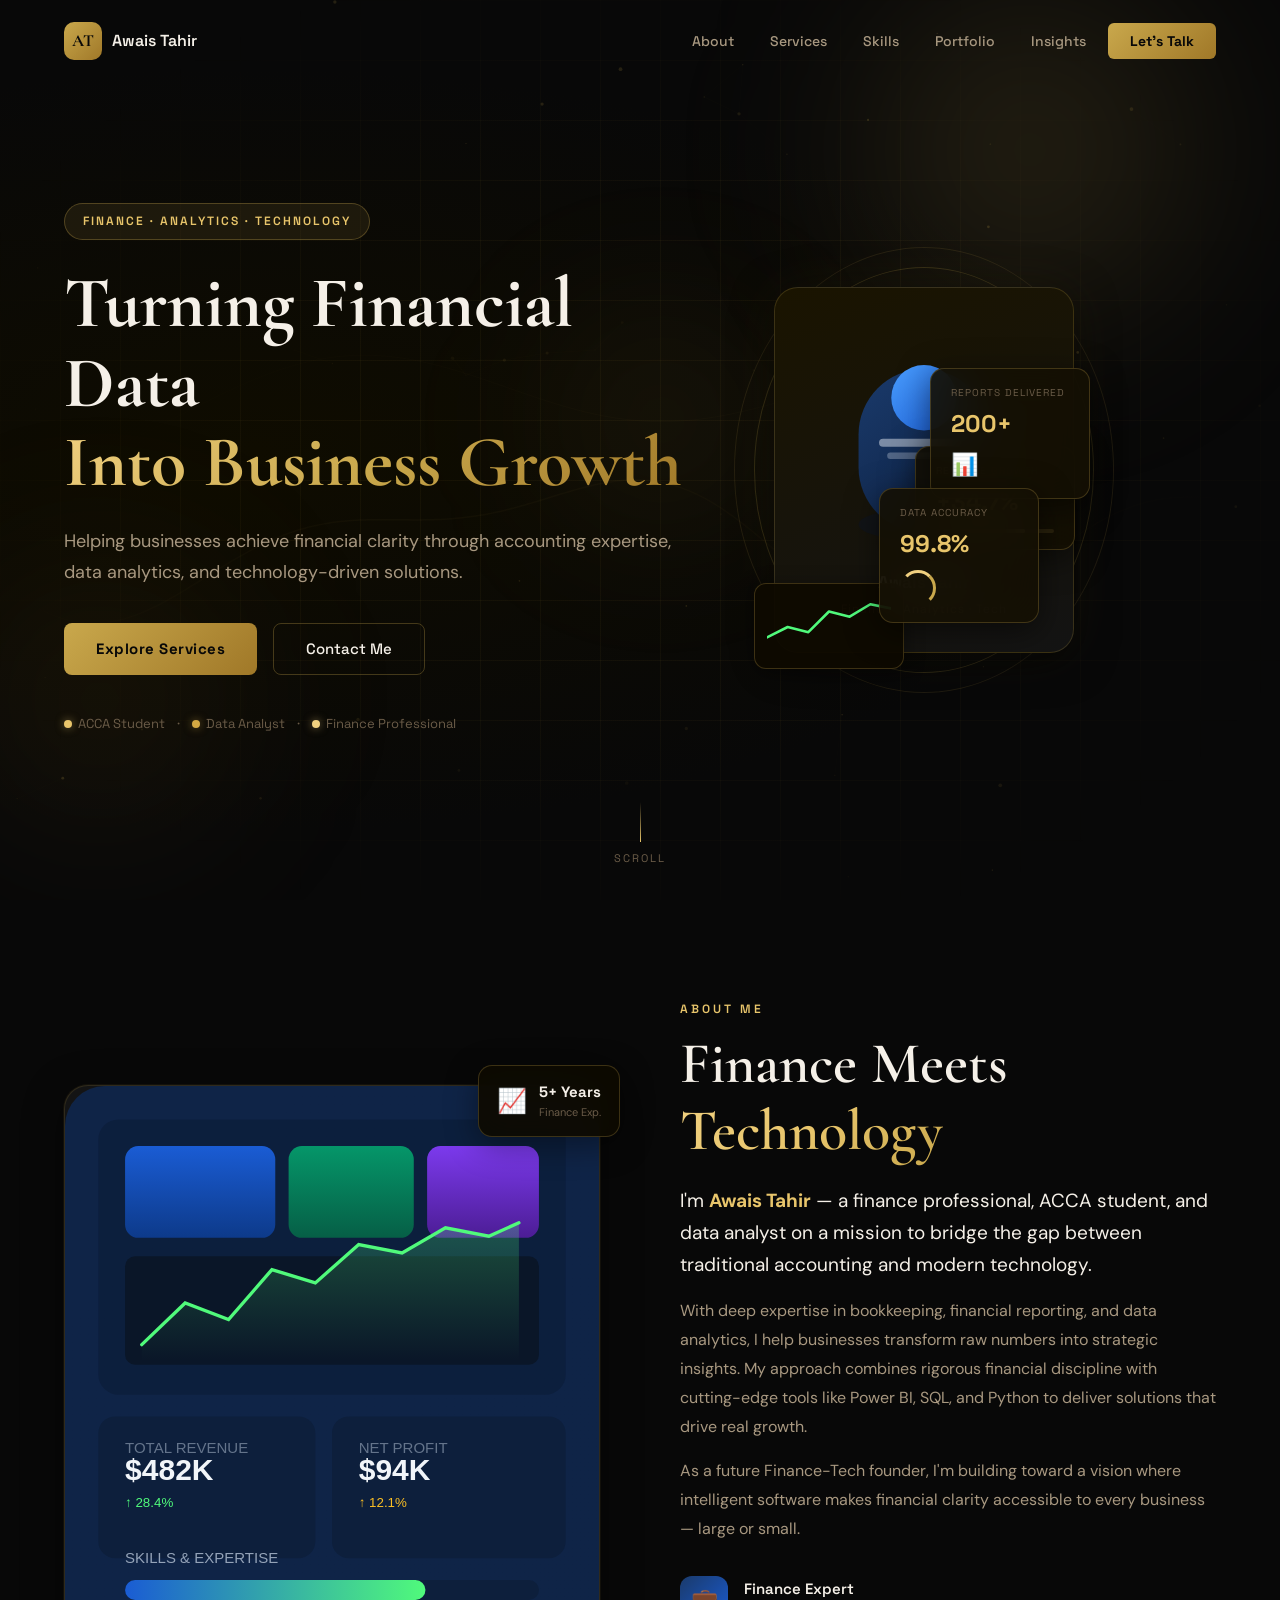
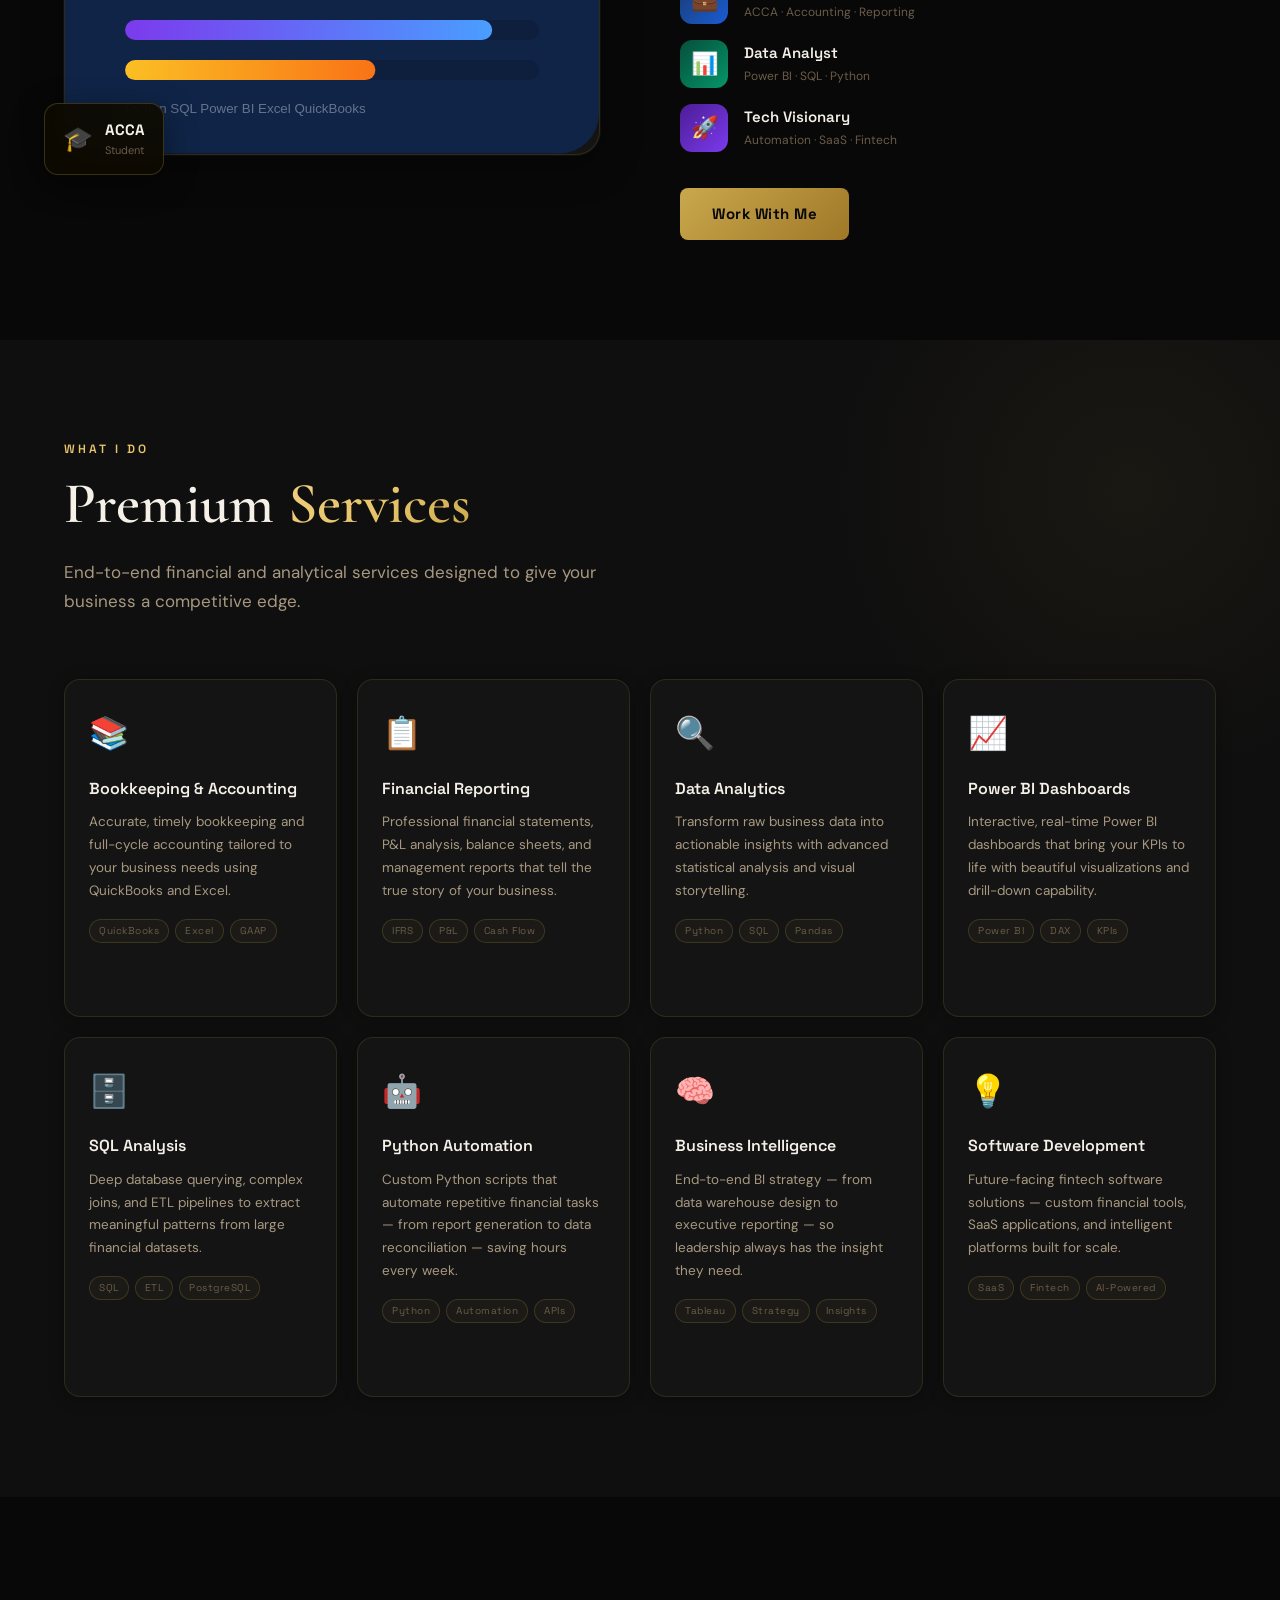
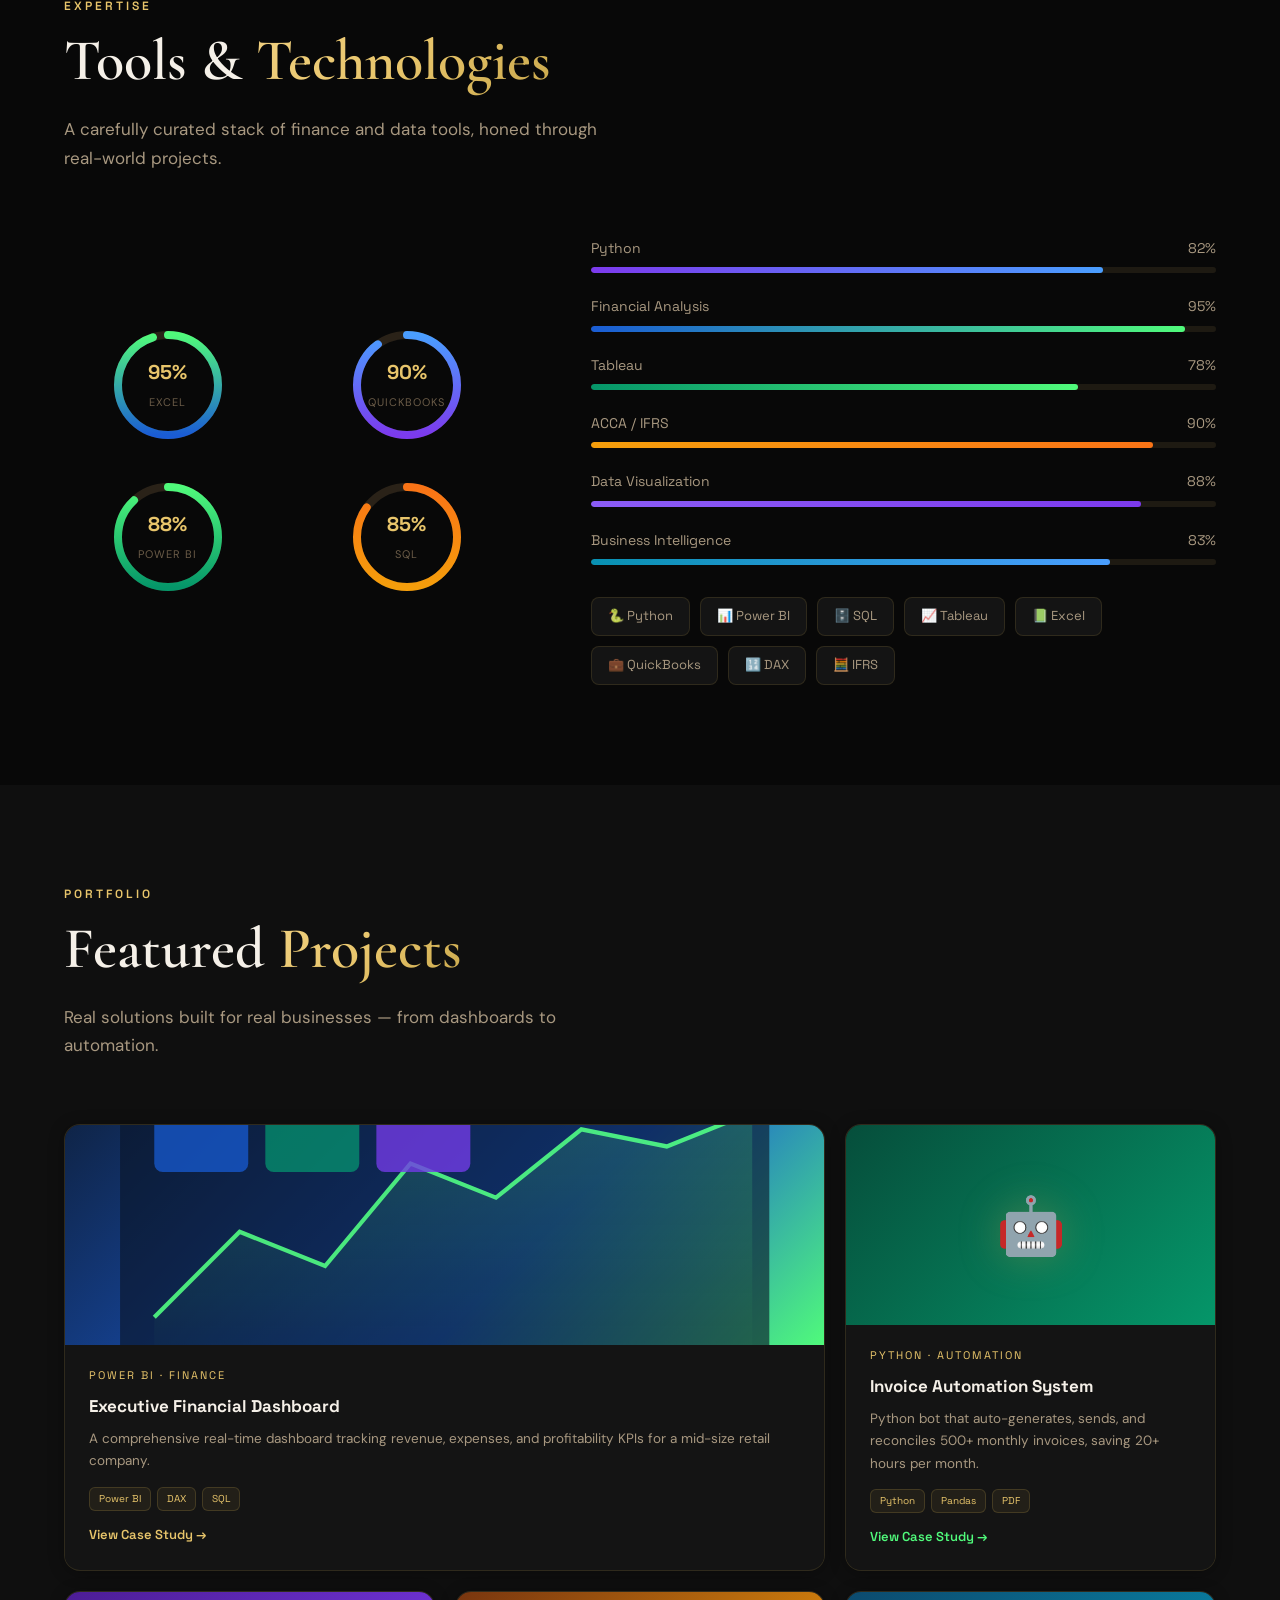
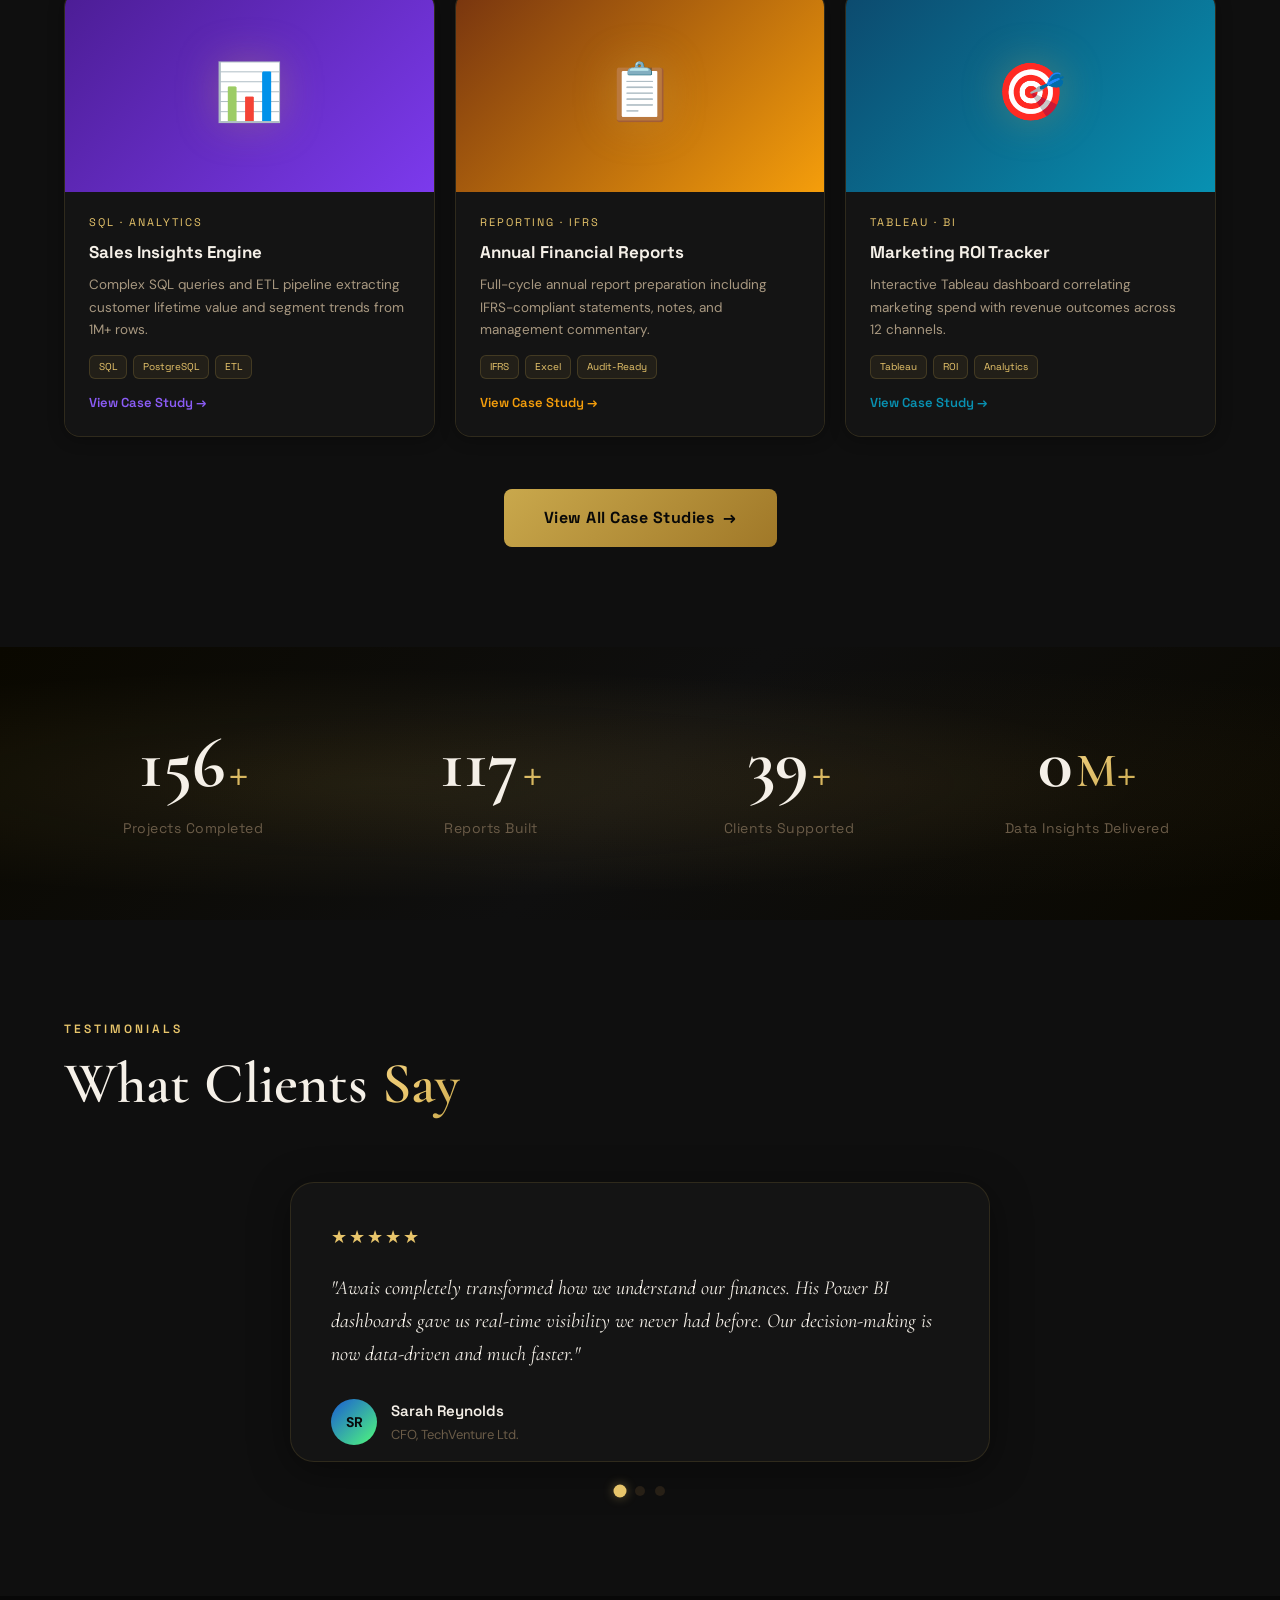
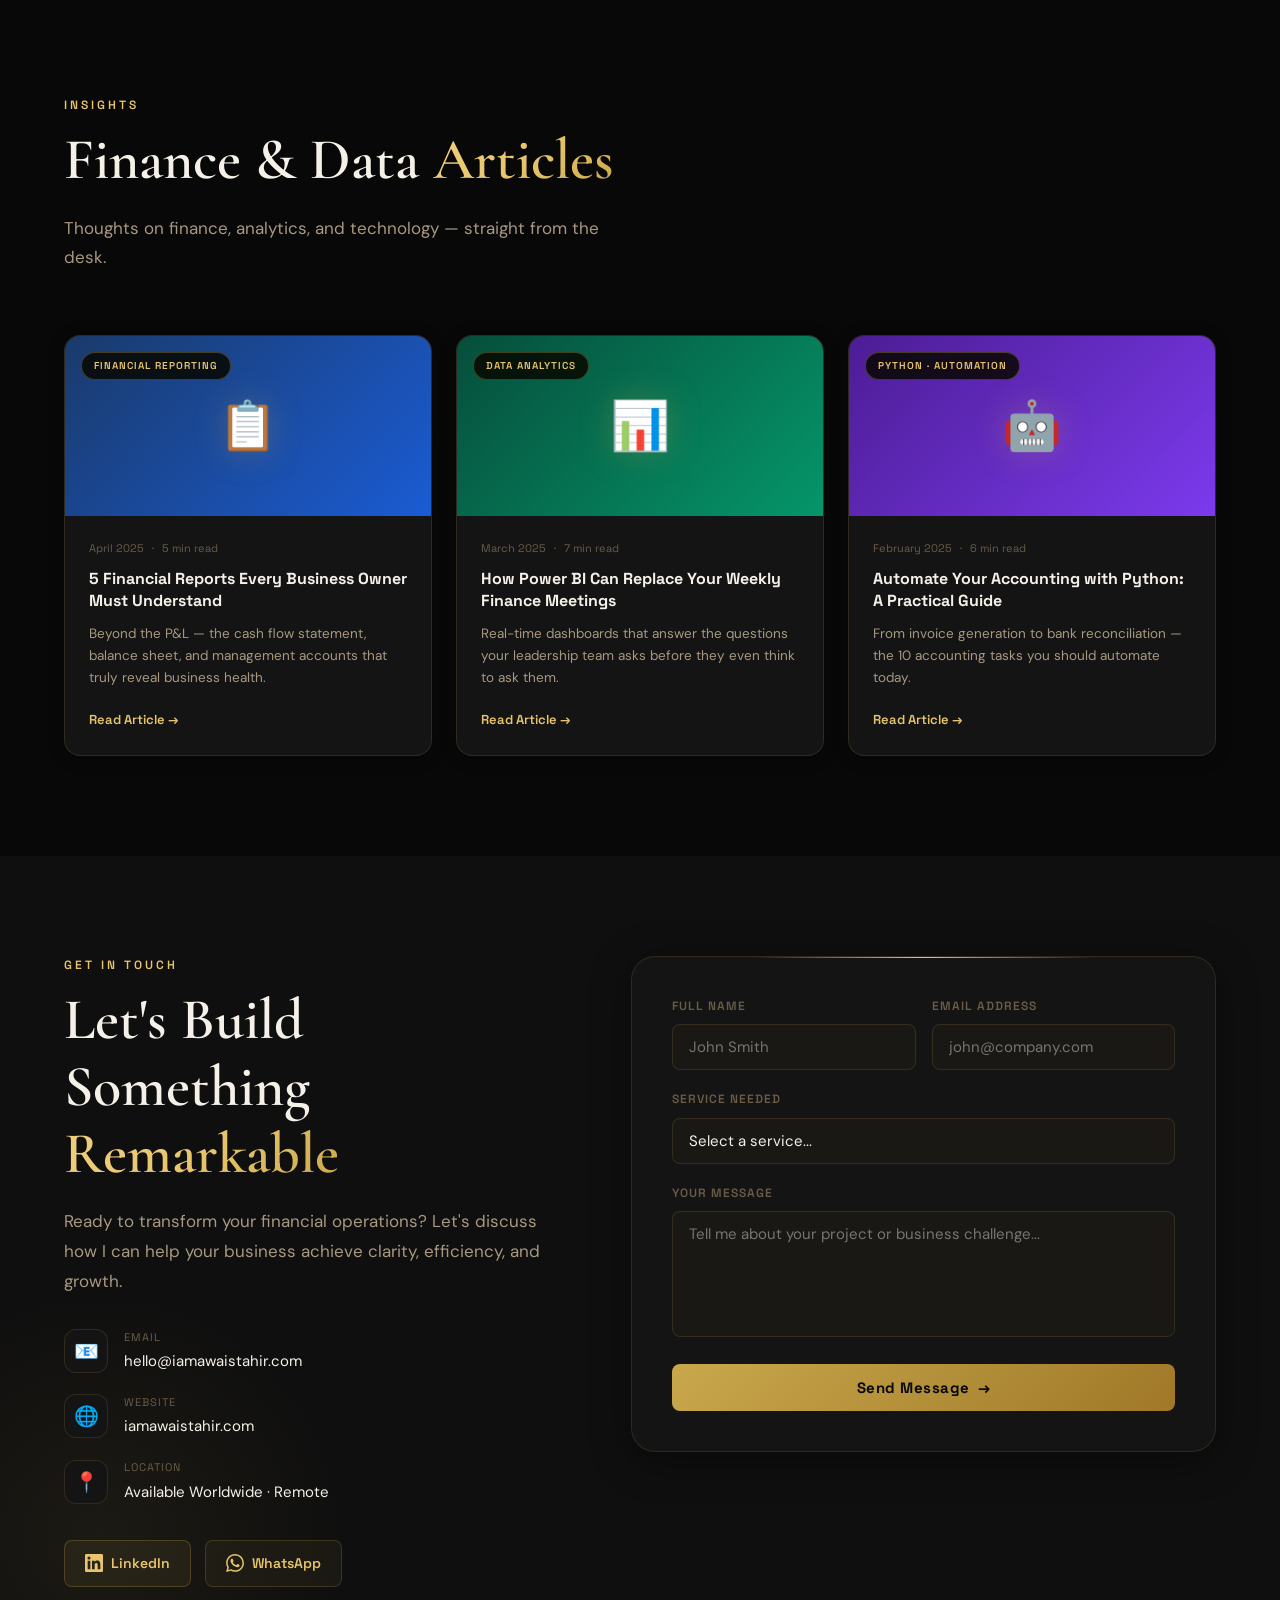
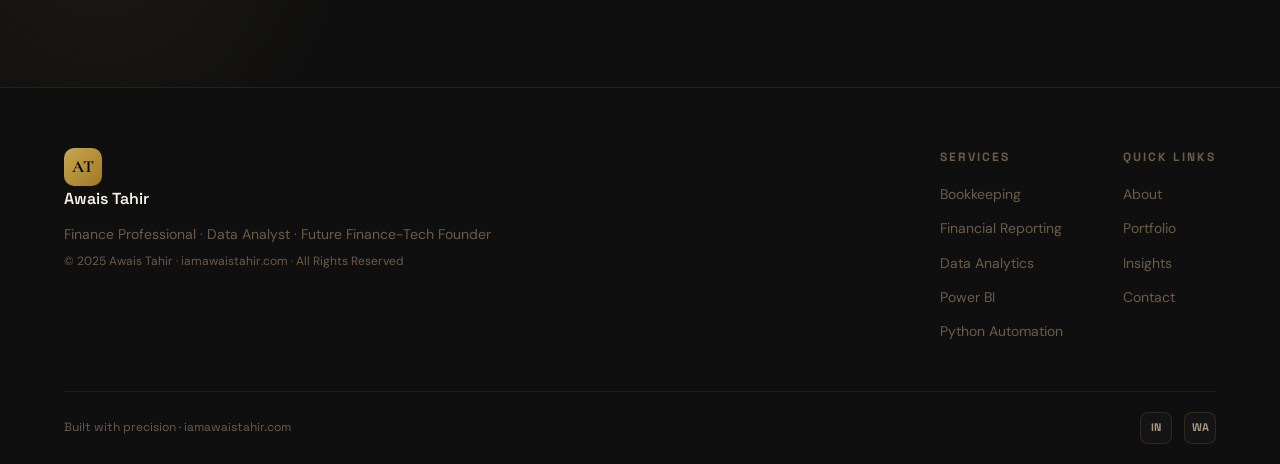
<file: index (2).html>
<!DOCTYPE html>
<html lang="en">
<head>
  <meta charset="UTF-8" />
  <meta name="viewport" content="width=device-width, initial-scale=1.0" />
  <title>Awais Tahir | Finance Professional & Data Analyst</title>
  <meta name="description" content="Awais Tahir – Finance Professional, ACCA Student, Data Analyst & Future Finance-Tech Founder. Helping businesses with bookkeeping, accounting, financial reporting, data analytics, and Python automation." />
  <meta name="keywords" content="bookkeeping consultant, financial reporting, data analytics expert, Power BI dashboards, finance automation, business insights, ACCA, QuickBooks, SQL, Python" />
  <meta name="author" content="Awais Tahir" />
  <meta property="og:title" content="Awais Tahir | Finance Professional & Data Analyst" />
  <meta property="og:description" content="Turning Financial Data Into Business Growth" />
  <meta property="og:url" content="https://iamawaistahir.com" />
  <meta property="og:type" content="website" />
  <link rel="canonical" href="https://iamawaistahir.com" />
  <link rel="preconnect" href="https://fonts.googleapis.com" />
  <link rel="preconnect" href="https://fonts.gstatic.com" crossorigin />
  <link href="https://fonts.googleapis.com/css2?family=Cormorant+Garamond:wght@300;400;500;600;700&family=DM+Sans:wght@300;400;500;600&family=Space+Grotesk:wght@400;500;600;700&display=swap" rel="stylesheet" />
  <link rel="stylesheet" href="style.css" />
</head>
<body>

<!-- ═══════════════════════ NAVIGATION ═══════════════════════ -->
<nav id="navbar">
  <div class="nav-inner">
    <a href="#" class="nav-logo">
      <span class="logo-at">AT</span>
      <span class="logo-name">Awais Tahir</span>
    </a>
    <ul class="nav-links">
      <li><a href="#about">About</a></li>
      <li><a href="#services">Services</a></li>
      <li><a href="#skills">Skills</a></li>
      <li><a href="#portfolio">Portfolio</a></li>
      <li><a href="#blog">Insights</a></li>
      <li><a href="#contact" class="nav-cta">Let's Talk</a></li>
    </ul>
    <button class="hamburger" id="hamburger" aria-label="Menu">
      <span></span><span></span><span></span>
    </button>
  </div>
</nav>

<!-- Mobile Menu -->
<div class="mobile-menu" id="mobileMenu">
  <ul>
    <li><a href="#about" onclick="closeMobile()">About</a></li>
    <li><a href="#services" onclick="closeMobile()">Services</a></li>
    <li><a href="#skills" onclick="closeMobile()">Skills</a></li>
    <li><a href="#portfolio" onclick="closeMobile()">Portfolio</a></li>
    <li><a href="#blog" onclick="closeMobile()">Insights</a></li>
    <li><a href="#contact" onclick="closeMobile()">Contact</a></li>
  </ul>
</div>

<!-- ═══════════════════════ HERO ═══════════════════════ -->
<section id="hero">
  <canvas id="heroCanvas"></canvas>
  <div class="hero-bg-grid"></div>
  <div class="hero-orb hero-orb-1"></div>
  <div class="hero-orb hero-orb-2"></div>
  <div class="hero-orb hero-orb-3"></div>

  <!-- ✅ FIX 1: Added .container wrapper so the CSS flex row fires correctly -->
  <div class="container">

    <!-- Left: text content -->
    <div class="hero-content">
      <div class="hero-badge reveal-up">Finance · Analytics · Technology</div>
      <h1 class="hero-title reveal-up" style="animation-delay:.15s">
        Turning Financial Data<br/>
        <span class="hero-title-accent">Into Business Growth</span>
      </h1>
      <p class="hero-sub reveal-up" style="animation-delay:.3s">
        Helping businesses achieve financial clarity through accounting expertise,<br class="d-none d-md-block"/>
        data analytics, and technology-driven solutions.
      </p>
      <div class="hero-actions reveal-up" style="animation-delay:.45s">
        <a href="#services" class="btn-primary">Explore Services</a>
        <a href="#contact" class="btn-ghost">Contact Me</a>
      </div>
      <div class="hero-trust reveal-up" style="animation-delay:.6s">
        <div class="trust-item"><span class="trust-dot"></span>ACCA Student</div>
        <div class="trust-sep">·</div>
        <div class="trust-item"><span class="trust-dot emerald"></span>Data Analyst</div>
        <div class="trust-sep">·</div>
        <div class="trust-item"><span class="trust-dot gold"></span>Finance Professional</div>
      </div>
    </div>

    <!-- Right: illustration + ✅ FIX 2: float cards moved INSIDE .hero-visual so they position relative to it -->
    <div class="hero-visual">

      <div class="float-card float-card-1 reveal-float">
        <div class="fc-label">Revenue Growth</div>
        <div class="fc-value">+34.7%</div>
        <div class="fc-bar"><div class="fc-fill" style="width:75%"></div></div>
      </div>
      <div class="float-card float-card-2 reveal-float" style="animation-delay:.3s">
        <div class="fc-label">Reports Delivered</div>
        <div class="fc-value">200+</div>
        <div class="fc-icon">📊</div>
      </div>
      <div class="float-card float-card-3 reveal-float" style="animation-delay:.6s">
        <div class="fc-label">Data Accuracy</div>
        <div class="fc-value">99.8%</div>
        <div class="fc-ring"></div>
      </div>

      <div class="hero-img-wrap">
        <div class="hero-img-ring"></div>
        <div class="hero-img-ring ring-2"></div>
        <div class="hero-img-placeholder">
          <svg viewBox="0 0 220 280" fill="none" xmlns="http://www.w3.org/2000/svg">
            <ellipse cx="110" cy="250" rx="80" ry="20" fill="#0a1628" opacity=".4"/>
            <rect x="30" y="60" width="160" height="200" rx="80" fill="url(#pg1)"/>
            <circle cx="110" cy="95" r="40" fill="url(#pg2)"/>
            <rect x="55" y="145" width="100" height="10" rx="5" fill="#e2e8f0" opacity=".5"/>
            <rect x="65" y="162" width="80" height="8" rx="4" fill="#e2e8f0" opacity=".3"/>
            <defs>
              <linearGradient id="pg1" x1="30" y1="60" x2="190" y2="260" gradientUnits="userSpaceOnUse">
                <stop stop-color="#1a3a6b"/>
                <stop offset="1" stop-color="#0d2040"/>
              </linearGradient>
              <linearGradient id="pg2" x1="70" y1="55" x2="150" y2="135" gradientUnits="userSpaceOnUse">
                <stop stop-color="#4a9eff"/>
                <stop offset="1" stop-color="#1a5cd4"/>
              </linearGradient>
            </defs>
          </svg>
          <div class="img-label">Awais Tahir</div>
          <div class="img-sublabel">Finance · Analytics · Tech</div>
        </div>
        <!-- Mini chart inside hero visual -->
        <div class="hero-mini-chart">
          <svg viewBox="0 0 120 50" fill="none" xmlns="http://www.w3.org/2000/svg">
            <polyline points="0,40 20,30 40,35 60,15 80,20 100,8 120,12" stroke="url(#cg)" stroke-width="2.5" fill="none" stroke-linecap="round" stroke-linejoin="round"/>
            <defs>
              <linearGradient id="cg" x1="0" y1="0" x2="120" y2="0">
                <stop stop-color="#50fa7b"/>
                <stop offset="1" stop-color="#4a9eff"/>
              </linearGradient>
            </defs>
          </svg>
        </div>
      </div>

    </div><!-- end .hero-visual -->

  </div><!-- end .container -->

  <div class="hero-scroll-hint">
    <div class="scroll-line"></div>
    <span>Scroll</span>
  </div>
</section>

<!-- ═══════════════════════ ABOUT ═══════════════════════ -->
<section id="about" class="section">
  <div class="container">
    <div class="about-grid">
      <div class="about-visual-col scroll-reveal">
        <div class="about-img-frame">
          <div class="about-img-inner">
            <svg viewBox="0 0 320 400" fill="none" xmlns="http://www.w3.org/2000/svg" class="about-illustration">
              <!-- Background shape -->
              <rect width="320" height="400" rx="24" fill="url(#abg)"/>
              <!-- Dashboard mock -->
              <rect x="20" y="20" width="280" height="165" rx="12" fill="#0d1f3c" opacity=".9"/>
              <rect x="36" y="36" width="90" height="55" rx="8" fill="url(#ac1)"/>
              <rect x="134" y="36" width="75" height="55" rx="8" fill="url(#ac2)"/>
              <rect x="217" y="36" width="67" height="55" rx="8" fill="url(#ac3)"/>
              <!-- Chart area -->
              <rect x="36" y="102" width="248" height="65" rx="6" fill="#0a1628"/>
              <polyline points="46,155 72,130 98,140 124,110 150,118 176,95 202,100 228,85 254,90 272,82" stroke="#50fa7b" stroke-width="2" fill="none" stroke-linecap="round"/>
              <polygon points="46,155 72,130 98,140 124,110 150,118 176,95 202,100 228,85 254,90 272,82 272,165 46,165" fill="url(#chartFill)" opacity=".25"/>
              <!-- Stats row -->
              <rect x="20" y="198" width="130" height="85" rx="10" fill="#0d1f3c"/>
              <rect x="160" y="198" width="140" height="85" rx="10" fill="#0d1f3c"/>
              <!-- Progress bars -->
              <rect x="36" y="296" width="248" height="12" rx="6" fill="#0d1f3c"/>
              <rect x="36" y="296" width="180" height="12" rx="6" fill="url(#pb1)"/>
              <rect x="36" y="320" width="248" height="12" rx="6" fill="#0d1f3c"/>
              <rect x="36" y="320" width="220" height="12" rx="6" fill="url(#pb2)"/>
              <rect x="36" y="344" width="248" height="12" rx="6" fill="#0d1f3c"/>
              <rect x="36" y="344" width="150" height="12" rx="6" fill="url(#pb3)"/>
              <!-- Labels -->
              <text x="36" y="220" font-family="sans-serif" font-size="9" fill="#64748b">TOTAL REVENUE</text>
              <text x="36" y="236" font-family="sans-serif" font-size="18" font-weight="700" fill="#f1f5f9">$482K</text>
              <text x="36" y="252" font-family="sans-serif" font-size="8" fill="#50fa7b">↑ 28.4%</text>
              <text x="176" y="220" font-family="sans-serif" font-size="9" fill="#64748b">NET PROFIT</text>
              <text x="176" y="236" font-family="sans-serif" font-size="18" font-weight="700" fill="#f1f5f9">$94K</text>
              <text x="176" y="252" font-family="sans-serif" font-size="8" fill="#fbbf24">↑ 12.1%</text>
              <text x="36" y="286" font-family="sans-serif" font-size="9" fill="#94a3b8">SKILLS & EXPERTISE</text>
              <text x="36" y="376" font-family="sans-serif" font-size="8" fill="#64748b">Python  SQL  Power BI  Excel  QuickBooks</text>
              <defs>
                <linearGradient id="abg" x1="0" y1="0" x2="320" y2="400">
                  <stop stop-color="#0f2447"/>
                  <stop offset="1" stop-color="#0a1628"/>
                </linearGradient>
                <linearGradient id="ac1" x1="0" y1="0" x2="0" y2="1">
                  <stop stop-color="#1a5cd4"/>
                  <stop offset="1" stop-color="#0d3a8a"/>
                </linearGradient>
                <linearGradient id="ac2" x1="0" y1="0" x2="0" y2="1">
                  <stop stop-color="#059669"/>
                  <stop offset="1" stop-color="#065f46"/>
                </linearGradient>
                <linearGradient id="ac3" x1="0" y1="0" x2="0" y2="1">
                  <stop stop-color="#7c3aed"/>
                  <stop offset="1" stop-color="#4c1d95"/>
                </linearGradient>
                <linearGradient id="chartFill" x1="0" y1="0" x2="0" y2="1">
                  <stop stop-color="#50fa7b"/>
                  <stop offset="1" stop-color="#50fa7b" stop-opacity="0"/>
                </linearGradient>
                <linearGradient id="pb1" x1="0" y1="0" x2="1" y2="0">
                  <stop stop-color="#1a5cd4"/>
                  <stop offset="1" stop-color="#50fa7b"/>
                </linearGradient>
                <linearGradient id="pb2" x1="0" y1="0" x2="1" y2="0">
                  <stop stop-color="#7c3aed"/>
                  <stop offset="1" stop-color="#4a9eff"/>
                </linearGradient>
                <linearGradient id="pb3" x1="0" y1="0" x2="1" y2="0">
                  <stop stop-color="#fbbf24"/>
                  <stop offset="1" stop-color="#f97316"/>
                </linearGradient>
              </defs>
            </svg>
          </div>
          <div class="about-badge-1 glass-card">
            <span class="about-badge-icon">🎓</span>
            <div>
              <div class="ab-title">ACCA</div>
              <div class="ab-sub">Student</div>
            </div>
          </div>
          <div class="about-badge-2 glass-card">
            <span class="about-badge-icon">📈</span>
            <div>
              <div class="ab-title">5+ Years</div>
              <div class="ab-sub">Finance Exp.</div>
            </div>
          </div>
        </div>
      </div>

      <div class="about-text-col scroll-reveal" style="transition-delay:.15s">
        <div class="section-label">About Me</div>
        <h2 class="section-title">Finance Meets<br/><span class="gradient-text">Technology</span></h2>
        <p class="about-intro">I'm <strong>Awais Tahir</strong> — a finance professional, ACCA student, and data analyst on a mission to bridge the gap between traditional accounting and modern technology.</p>
        <p class="about-body">With deep expertise in bookkeeping, financial reporting, and data analytics, I help businesses transform raw numbers into strategic insights. My approach combines rigorous financial discipline with cutting-edge tools like Power BI, SQL, and Python to deliver solutions that drive real growth.</p>
        <p class="about-body">As a future Finance-Tech founder, I'm building toward a vision where intelligent software makes financial clarity accessible to every business — large or small.</p>

        <div class="about-pillars">
          <div class="pillar">
            <div class="pillar-icon" style="background:linear-gradient(135deg,#1a3a6b,#1a5cd4)">💼</div>
            <div>
              <div class="pillar-title">Finance Expert</div>
              <div class="pillar-sub">ACCA · Accounting · Reporting</div>
            </div>
          </div>
          <div class="pillar">
            <div class="pillar-icon" style="background:linear-gradient(135deg,#064e3b,#059669)">📊</div>
            <div>
              <div class="pillar-title">Data Analyst</div>
              <div class="pillar-sub">Power BI · SQL · Python</div>
            </div>
          </div>
          <div class="pillar">
            <div class="pillar-icon" style="background:linear-gradient(135deg,#4c1d95,#7c3aed)">🚀</div>
            <div>
              <div class="pillar-title">Tech Visionary</div>
              <div class="pillar-sub">Automation · SaaS · Fintech</div>
            </div>
          </div>
        </div>

        <a href="#contact" class="btn-primary">Work With Me</a>
      </div>
    </div>
  </div>
</section>

<!-- ═══════════════════════ SERVICES ═══════════════════════ -->
<section id="services" class="section section-dark">
  <div class="services-bg-orb"></div>
  <div class="container">
    <div class="section-header scroll-reveal">
      <div class="section-label">What I Do</div>
      <h2 class="section-title">Premium <span class="gradient-text">Services</span></h2>
      <p class="section-desc">End-to-end financial and analytical services designed to give your business a competitive edge.</p>
    </div>

    <div class="services-grid">
      <div class="service-card scroll-reveal" style="--accent:#1a5cd4">
        <div class="sc-glow"></div>
        <div class="sc-icon">📚</div>
        <h3 class="sc-title">Bookkeeping & Accounting</h3>
        <p class="sc-desc">Accurate, timely bookkeeping and full-cycle accounting tailored to your business needs using QuickBooks and Excel.</p>
        <div class="sc-tags"><span>QuickBooks</span><span>Excel</span><span>GAAP</span></div>
        <div class="sc-arrow">→</div>
      </div>

      <div class="service-card scroll-reveal" style="--accent:#059669;transition-delay:.08s">
        <div class="sc-glow"></div>
        <div class="sc-icon">📋</div>
        <h3 class="sc-title">Financial Reporting</h3>
        <p class="sc-desc">Professional financial statements, P&L analysis, balance sheets, and management reports that tell the true story of your business.</p>
        <div class="sc-tags"><span>IFRS</span><span>P&L</span><span>Cash Flow</span></div>
        <div class="sc-arrow">→</div>
      </div>

      <div class="service-card scroll-reveal" style="--accent:#7c3aed;transition-delay:.16s">
        <div class="sc-glow"></div>
        <div class="sc-icon">🔍</div>
        <h3 class="sc-title">Data Analytics</h3>
        <p class="sc-desc">Transform raw business data into actionable insights with advanced statistical analysis and visual storytelling.</p>
        <div class="sc-tags"><span>Python</span><span>SQL</span><span>Pandas</span></div>
        <div class="sc-arrow">→</div>
      </div>

      <div class="service-card scroll-reveal" style="--accent:#f59e0b;transition-delay:.24s">
        <div class="sc-glow"></div>
        <div class="sc-icon">📈</div>
        <h3 class="sc-title">Power BI Dashboards</h3>
        <p class="sc-desc">Interactive, real-time Power BI dashboards that bring your KPIs to life with beautiful visualizations and drill-down capability.</p>
        <div class="sc-tags"><span>Power BI</span><span>DAX</span><span>KPIs</span></div>
        <div class="sc-arrow">→</div>
      </div>

      <div class="service-card scroll-reveal" style="--accent:#0891b2;transition-delay:.32s">
        <div class="sc-glow"></div>
        <div class="sc-icon">🗄️</div>
        <h3 class="sc-title">SQL Analysis</h3>
        <p class="sc-desc">Deep database querying, complex joins, and ETL pipelines to extract meaningful patterns from large financial datasets.</p>
        <div class="sc-tags"><span>SQL</span><span>ETL</span><span>PostgreSQL</span></div>
        <div class="sc-arrow">→</div>
      </div>

      <div class="service-card scroll-reveal" style="--accent:#10b981;transition-delay:.4s">
        <div class="sc-glow"></div>
        <div class="sc-icon">🤖</div>
        <h3 class="sc-title">Python Automation</h3>
        <p class="sc-desc">Custom Python scripts that automate repetitive financial tasks — from report generation to data reconciliation — saving hours every week.</p>
        <div class="sc-tags"><span>Python</span><span>Automation</span><span>APIs</span></div>
        <div class="sc-arrow">→</div>
      </div>

      <div class="service-card scroll-reveal" style="--accent:#8b5cf6;transition-delay:.48s">
        <div class="sc-glow"></div>
        <div class="sc-icon">🧠</div>
        <h3 class="sc-title">Business Intelligence</h3>
        <p class="sc-desc">End-to-end BI strategy — from data warehouse design to executive reporting — so leadership always has the insight they need.</p>
        <div class="sc-tags"><span>Tableau</span><span>Strategy</span><span>Insights</span></div>
        <div class="sc-arrow">→</div>
      </div>

      <div class="service-card scroll-reveal" style="--accent:#f97316;transition-delay:.56s">
        <div class="sc-glow"></div>
        <div class="sc-icon">💡</div>
        <h3 class="sc-title">Software Development</h3>
        <p class="sc-desc">Future-facing fintech software solutions — custom financial tools, SaaS applications, and intelligent platforms built for scale.</p>
        <div class="sc-tags"><span>SaaS</span><span>Fintech</span><span>AI-Powered</span></div>
        <div class="sc-arrow">→</div>
      </div>
    </div>
  </div>
</section>

<!-- ═══════════════════════ SKILLS ═══════════════════════ -->
<section id="skills" class="section">
  <div class="container">
    <div class="section-header scroll-reveal">
      <div class="section-label">Expertise</div>
      <h2 class="section-title">Tools & <span class="gradient-text">Technologies</span></h2>
      <p class="section-desc">A carefully curated stack of finance and data tools, honed through real-world projects.</p>
    </div>

    <div class="skills-layout">
      <div class="skills-circles scroll-reveal">
        <div class="skill-circle" data-pct="95">
          <svg viewBox="0 0 120 120">
            <circle cx="60" cy="60" r="50" fill="none" stroke="#0d2040" stroke-width="8"/>
            <circle cx="60" cy="60" r="50" fill="none" stroke="url(#sk1)" stroke-width="8" stroke-linecap="round" stroke-dasharray="314" stroke-dashoffset="314" class="skill-arc"/>
            <defs><linearGradient id="sk1"><stop stop-color="#1a5cd4"/><stop offset="1" stop-color="#50fa7b"/></linearGradient></defs>
          </svg>
          <div class="sc-inner"><span class="sc-pct">95%</span><span class="sc-name">Excel</span></div>
        </div>

        <div class="skill-circle" data-pct="90">
          <svg viewBox="0 0 120 120">
            <circle cx="60" cy="60" r="50" fill="none" stroke="#0d2040" stroke-width="8"/>
            <circle cx="60" cy="60" r="50" fill="none" stroke="url(#sk2)" stroke-width="8" stroke-linecap="round" stroke-dasharray="314" stroke-dashoffset="314" class="skill-arc"/>
            <defs><linearGradient id="sk2"><stop stop-color="#7c3aed"/><stop offset="1" stop-color="#4a9eff"/></linearGradient></defs>
          </svg>
          <div class="sc-inner"><span class="sc-pct">90%</span><span class="sc-name">QuickBooks</span></div>
        </div>

        <div class="skill-circle" data-pct="88">
          <svg viewBox="0 0 120 120">
            <circle cx="60" cy="60" r="50" fill="none" stroke="#0d2040" stroke-width="8"/>
            <circle cx="60" cy="60" r="50" fill="none" stroke="url(#sk3)" stroke-width="8" stroke-linecap="round" stroke-dasharray="314" stroke-dashoffset="314" class="skill-arc"/>
            <defs><linearGradient id="sk3"><stop stop-color="#059669"/><stop offset="1" stop-color="#50fa7b"/></linearGradient></defs>
          </svg>
          <div class="sc-inner"><span class="sc-pct">88%</span><span class="sc-name">Power BI</span></div>
        </div>

        <div class="skill-circle" data-pct="85">
          <svg viewBox="0 0 120 120">
            <circle cx="60" cy="60" r="50" fill="none" stroke="#0d2040" stroke-width="8"/>
            <circle cx="60" cy="60" r="50" fill="none" stroke="url(#sk4)" stroke-width="8" stroke-linecap="round" stroke-dasharray="314" stroke-dashoffset="314" class="skill-arc"/>
            <defs><linearGradient id="sk4"><stop stop-color="#f59e0b"/><stop offset="1" stop-color="#f97316"/></linearGradient></defs>
          </svg>
          <div class="sc-inner"><span class="sc-pct">85%</span><span class="sc-name">SQL</span></div>
        </div>
      </div>

      <div class="skills-bars scroll-reveal" style="transition-delay:.2s">
        <div class="skill-bar-item">
          <div class="sb-header"><span>Python</span><span>82%</span></div>
          <div class="sb-track"><div class="sb-fill" data-w="82" style="background:linear-gradient(90deg,#7c3aed,#4a9eff)"></div></div>
        </div>
        <div class="skill-bar-item">
          <div class="sb-header"><span>Financial Analysis</span><span>95%</span></div>
          <div class="sb-track"><div class="sb-fill" data-w="95" style="background:linear-gradient(90deg,#1a5cd4,#50fa7b)"></div></div>
        </div>
        <div class="skill-bar-item">
          <div class="sb-header"><span>Tableau</span><span>78%</span></div>
          <div class="sb-track"><div class="sb-fill" data-w="78" style="background:linear-gradient(90deg,#059669,#50fa7b)"></div></div>
        </div>
        <div class="skill-bar-item">
          <div class="sb-header"><span>ACCA / IFRS</span><span>90%</span></div>
          <div class="sb-track"><div class="sb-fill" data-w="90" style="background:linear-gradient(90deg,#f59e0b,#f97316)"></div></div>
        </div>
        <div class="skill-bar-item">
          <div class="sb-header"><span>Data Visualization</span><span>88%</span></div>
          <div class="sb-track"><div class="sb-fill" data-w="88" style="background:linear-gradient(90deg,#8b5cf6,#7c3aed)"></div></div>
        </div>
        <div class="skill-bar-item">
          <div class="sb-header"><span>Business Intelligence</span><span>83%</span></div>
          <div class="sb-track"><div class="sb-fill" data-w="83" style="background:linear-gradient(90deg,#0891b2,#4a9eff)"></div></div>
        </div>

        <div class="tech-badges">
          <div class="tech-badge">🐍 Python</div>
          <div class="tech-badge">📊 Power BI</div>
          <div class="tech-badge">🗄️ SQL</div>
          <div class="tech-badge">📈 Tableau</div>
          <div class="tech-badge">📗 Excel</div>
          <div class="tech-badge">💼 QuickBooks</div>
          <div class="tech-badge">🔢 DAX</div>
          <div class="tech-badge">🧮 IFRS</div>
        </div>
      </div>
    </div>
  </div>
</section>

<!-- ═══════════════════════ PORTFOLIO ═══════════════════════ -->
<section id="portfolio" class="section section-dark">
  <div class="container">
    <div class="section-header scroll-reveal">
      <div class="section-label">Portfolio</div>
      <h2 class="section-title">Featured <span class="gradient-text">Projects</span></h2>
      <p class="section-desc">Real solutions built for real businesses — from dashboards to automation.</p>
    </div>

    <div class="portfolio-grid">
      <a href="portfolio.html#project-dashboard" class="port-card port-card-wide scroll-reveal" style="text-decoration:none;display:block;cursor:pointer">
        <div class="port-img" style="background:linear-gradient(135deg,#0f2447 0%,#1a5cd4 60%,#50fa7b 100%)">
          <div class="port-chart-mock">
            <svg viewBox="0 0 400 200" fill="none" xmlns="http://www.w3.org/2000/svg">
              <rect x="10" y="10" width="380" height="180" rx="10" fill="#0a1628" opacity=".7"/>
              <polyline points="30,150 80,100 130,120 180,60 230,80 280,40 330,50 380,30" stroke="#50fa7b" stroke-width="2.5" fill="none"/>
              <polygon points="30,150 80,100 130,120 180,60 230,80 280,40 330,50 380,30 380,180 30,180" fill="url(#pfill)" opacity=".2"/>
              <rect x="30" y="30" width="55" height="35" rx="5" fill="#1a5cd4" opacity=".8"/>
              <rect x="95" y="30" width="55" height="35" rx="5" fill="#059669" opacity=".8"/>
              <rect x="160" y="30" width="55" height="35" rx="5" fill="#7c3aed" opacity=".8"/>
              <defs>
                <linearGradient id="pfill" x1="0" y1="0" x2="0" y2="1"><stop stop-color="#50fa7b"/><stop offset="1" stop-color="#50fa7b" stop-opacity="0"/></linearGradient>
              </defs>
            </svg>
          </div>
        </div>
        <div class="port-info">
          <div class="port-cat">Power BI · Finance</div>
          <h3 class="port-title">Executive Financial Dashboard</h3>
          <p class="port-desc">A comprehensive real-time dashboard tracking revenue, expenses, and profitability KPIs for a mid-size retail company.</p>
          <div class="port-tags"><span>Power BI</span><span>DAX</span><span>SQL</span></div>
          <div style="margin-top:14px;font-family:var(--font-ui);font-size:13px;font-weight:600;color:var(--blue-light)">View Case Study →</div>
        </div>
      </a>

      <a href="portfolio.html#project-invoice" class="port-card scroll-reveal" style="text-decoration:none;display:block;cursor:pointer;transition-delay:.1s">
        <div class="port-img" style="background:linear-gradient(135deg,#064e3b 0%,#059669 100%)">
          <div class="port-icon-large">🤖</div>
        </div>
        <div class="port-info">
          <div class="port-cat">Python · Automation</div>
          <h3 class="port-title">Invoice Automation System</h3>
          <p class="port-desc">Python bot that auto-generates, sends, and reconciles 500+ monthly invoices, saving 20+ hours per month.</p>
          <div class="port-tags"><span>Python</span><span>Pandas</span><span>PDF</span></div>
          <div style="margin-top:14px;font-family:var(--font-ui);font-size:13px;font-weight:600;color:#50fa7b">View Case Study →</div>
        </div>
      </a>

      <a href="portfolio.html#project-sql" class="port-card scroll-reveal" style="text-decoration:none;display:block;cursor:pointer;transition-delay:.2s">
        <div class="port-img" style="background:linear-gradient(135deg,#4c1d95 0%,#7c3aed 100%)">
          <div class="port-icon-large">📊</div>
        </div>
        <div class="port-info">
          <div class="port-cat">SQL · Analytics</div>
          <h3 class="port-title">Sales Insights Engine</h3>
          <p class="port-desc">Complex SQL queries and ETL pipeline extracting customer lifetime value and segment trends from 1M+ rows.</p>
          <div class="port-tags"><span>SQL</span><span>PostgreSQL</span><span>ETL</span></div>
          <div style="margin-top:14px;font-family:var(--font-ui);font-size:13px;font-weight:600;color:#8b5cf6">View Case Study →</div>
        </div>
      </a>

      <a href="portfolio.html#project-ifrs" class="port-card scroll-reveal" style="text-decoration:none;display:block;cursor:pointer;transition-delay:.3s">
        <div class="port-img" style="background:linear-gradient(135deg,#78350f 0%,#f59e0b 100%)">
          <div class="port-icon-large">📋</div>
        </div>
        <div class="port-info">
          <div class="port-cat">Reporting · IFRS</div>
          <h3 class="port-title">Annual Financial Reports</h3>
          <p class="port-desc">Full-cycle annual report preparation including IFRS-compliant statements, notes, and management commentary.</p>
          <div class="port-tags"><span>IFRS</span><span>Excel</span><span>Audit-Ready</span></div>
          <div style="margin-top:14px;font-family:var(--font-ui);font-size:13px;font-weight:600;color:#f59e0b">View Case Study →</div>
        </div>
      </a>

      <a href="portfolio.html#project-tableau" class="port-card scroll-reveal" style="text-decoration:none;display:block;cursor:pointer;transition-delay:.4s">
        <div class="port-img" style="background:linear-gradient(135deg,#0c4a6e 0%,#0891b2 100%)">
          <div class="port-icon-large">🎯</div>
        </div>
        <div class="port-info">
          <div class="port-cat">Tableau · BI</div>
          <h3 class="port-title">Marketing ROI Tracker</h3>
          <p class="port-desc">Interactive Tableau dashboard correlating marketing spend with revenue outcomes across 12 channels.</p>
          <div class="port-tags"><span>Tableau</span><span>ROI</span><span>Analytics</span></div>
          <div style="margin-top:14px;font-family:var(--font-ui);font-size:13px;font-weight:600;color:#0891b2">View Case Study →</div>
        </div>
      </a>
    </div>

    <!-- View All button -->
    <div style="text-align:center;margin-top:52px;" class="scroll-reveal">
      <a href="portfolio.html" class="btn-primary" style="font-size:16px;padding:16px 40px">
        View All Case Studies &nbsp;→
      </a>
    </div>
  </div>
</section>

<!-- ═══════════════════════ STATS ═══════════════════════ -->
<section id="stats" class="section stats-section">
  <div class="stats-bg"></div>
  <div class="container">
    <div class="stats-grid">
      <div class="stat-item scroll-reveal">
        <div class="stat-num" data-target="200">0</div>
        <div class="stat-plus">+</div>
        <div class="stat-label">Projects Completed</div>
      </div>
      <div class="stat-item scroll-reveal" style="transition-delay:.1s">
        <div class="stat-num" data-target="150">0</div>
        <div class="stat-plus">+</div>
        <div class="stat-label">Reports Built</div>
      </div>
      <div class="stat-item scroll-reveal" style="transition-delay:.2s">
        <div class="stat-num" data-target="50">0</div>
        <div class="stat-plus">+</div>
        <div class="stat-label">Clients Supported</div>
      </div>
      <div class="stat-item scroll-reveal" style="transition-delay:.3s">
        <div class="stat-num" data-target="1">0</div>
        <div class="stat-plus">M+</div>
        <div class="stat-label">Data Insights Delivered</div>
      </div>
    </div>
  </div>
</section>

<!-- ═══════════════════════ TESTIMONIALS ═══════════════════════ -->
<section id="testimonials" class="section section-dark">
  <div class="container">
    <div class="section-header scroll-reveal">
      <div class="section-label">Testimonials</div>
      <h2 class="section-title">What Clients <span class="gradient-text">Say</span></h2>
    </div>

    <div class="testimonials-wrap scroll-reveal">
      <div class="testi-slider" id="testiSlider">
        <div class="testi-card active">
          <div class="testi-stars">★★★★★</div>
          <p class="testi-quote">"Awais completely transformed how we understand our finances. His Power BI dashboards gave us real-time visibility we never had before. Our decision-making is now data-driven and much faster."</p>
          <div class="testi-author">
            <div class="testi-avatar" style="background:linear-gradient(135deg,#1a5cd4,#50fa7b)">SR</div>
            <div>
              <div class="testi-name">Sarah Reynolds</div>
              <div class="testi-role">CFO, TechVenture Ltd.</div>
            </div>
          </div>
        </div>

        <div class="testi-card">
          <div class="testi-stars">★★★★★</div>
          <p class="testi-quote">"The Python automation scripts Awais built for our invoicing process saved us roughly 25 hours per month. That's time we now invest in growing the business. Incredible ROI."</p>
          <div class="testi-author">
            <div class="testi-avatar" style="background:linear-gradient(135deg,#059669,#4a9eff)">MK</div>
            <div>
              <div class="testi-name">Michael Kahn</div>
              <div class="testi-role">CEO, Kahn Retail Group</div>
            </div>
          </div>
        </div>

        <div class="testi-card">
          <div class="testi-stars">★★★★★</div>
          <p class="testi-quote">"Finally, an accountant who speaks the language of both finance and tech. Awais prepared our IFRS financial statements flawlessly and built a stunning management reporting suite."</p>
          <div class="testi-author">
            <div class="testi-avatar" style="background:linear-gradient(135deg,#7c3aed,#f59e0b)">AP</div>
            <div>
              <div class="testi-name">Amira Patel</div>
              <div class="testi-role">Director, Patel & Associates</div>
            </div>
          </div>
        </div>
      </div>

      <div class="testi-nav">
        <button class="testi-dot active" onclick="goTesti(0)"></button>
        <button class="testi-dot" onclick="goTesti(1)"></button>
        <button class="testi-dot" onclick="goTesti(2)"></button>
      </div>
    </div>
  </div>
</section>

<!-- ═══════════════════════ BLOG ═══════════════════════ -->
<section id="blog" class="section">
  <div class="container">
    <div class="section-header scroll-reveal">
      <div class="section-label">Insights</div>
      <h2 class="section-title">Finance & Data <span class="gradient-text">Articles</span></h2>
      <p class="section-desc">Thoughts on finance, analytics, and technology — straight from the desk.</p>
    </div>

    <div class="blog-grid">
      <div class="blog-card scroll-reveal">
        <div class="blog-img" style="background:linear-gradient(135deg,#1a3a6b,#1a5cd4)">
          <div class="blog-cat-badge">Financial Reporting</div>
          <div class="blog-img-icon">📋</div>
        </div>
        <div class="blog-body">
          <div class="blog-meta"><span>April 2025</span><span>·</span><span>5 min read</span></div>
          <h3 class="blog-title">5 Financial Reports Every Business Owner Must Understand</h3>
          <p class="blog-excerpt">Beyond the P&L — the cash flow statement, balance sheet, and management accounts that truly reveal business health.</p>
          <a href="#" class="blog-link">Read Article →</a>
        </div>
      </div>

      <div class="blog-card scroll-reveal" style="transition-delay:.12s">
        <div class="blog-img" style="background:linear-gradient(135deg,#064e3b,#059669)">
          <div class="blog-cat-badge">Data Analytics</div>
          <div class="blog-img-icon">📊</div>
        </div>
        <div class="blog-body">
          <div class="blog-meta"><span>March 2025</span><span>·</span><span>7 min read</span></div>
          <h3 class="blog-title">How Power BI Can Replace Your Weekly Finance Meetings</h3>
          <p class="blog-excerpt">Real-time dashboards that answer the questions your leadership team asks before they even think to ask them.</p>
          <a href="#" class="blog-link">Read Article →</a>
        </div>
      </div>

      <div class="blog-card scroll-reveal" style="transition-delay:.24s">
        <div class="blog-img" style="background:linear-gradient(135deg,#4c1d95,#7c3aed)">
          <div class="blog-cat-badge">Python · Automation</div>
          <div class="blog-img-icon">🤖</div>
        </div>
        <div class="blog-body">
          <div class="blog-meta"><span>February 2025</span><span>·</span><span>6 min read</span></div>
          <h3 class="blog-title">Automate Your Accounting with Python: A Practical Guide</h3>
          <p class="blog-excerpt">From invoice generation to bank reconciliation — the 10 accounting tasks you should automate today.</p>
          <a href="#" class="blog-link">Read Article →</a>
        </div>
      </div>
    </div>
  </div>
</section>

<!-- ═══════════════════════ CONTACT ═══════════════════════ -->
<section id="contact" class="section section-dark">
  <div class="contact-orb"></div>
  <div class="container">
    <div class="contact-grid">
      <div class="contact-info scroll-reveal">
        <div class="section-label">Get In Touch</div>
        <h2 class="section-title">Let's Build Something<br/><span class="gradient-text">Remarkable</span></h2>
        <p class="contact-desc">Ready to transform your financial operations? Let's discuss how I can help your business achieve clarity, efficiency, and growth.</p>

        <div class="contact-details">
          <div class="contact-item">
            <div class="ci-icon">📧</div>
            <div>
              <div class="ci-label">Email</div>
              <a href="mailto:hello@iamawaistahir.com" class="ci-value">hello@iamawaistahir.com</a>
            </div>
          </div>
          <div class="contact-item">
            <div class="ci-icon">🌐</div>
            <div>
              <div class="ci-label">Website</div>
              <a href="https://iamawaistahir.com" class="ci-value">iamawaistahir.com</a>
            </div>
          </div>
          <div class="contact-item">
            <div class="ci-icon">📍</div>
            <div>
              <div class="ci-label">Location</div>
              <span class="ci-value">Available Worldwide · Remote</span>
            </div>
          </div>
        </div>

        <div class="social-row">
          <a href="https://linkedin.com" target="_blank" class="social-btn linkedin">
            <svg viewBox="0 0 24 24" fill="currentColor"><path d="M20.447 20.452h-3.554v-5.569c0-1.328-.027-3.037-1.852-3.037-1.853 0-2.136 1.445-2.136 2.939v5.667H9.351V9h3.414v1.561h.046c.477-.9 1.637-1.85 3.37-1.85 3.601 0 4.267 2.37 4.267 5.455v6.286zM5.337 7.433a2.062 2.062 0 01-2.063-2.065 2.064 2.064 0 112.063 2.065zm1.782 13.019H3.555V9h3.564v11.452zM22.225 0H1.771C.792 0 0 .774 0 1.729v20.542C0 23.227.792 24 1.771 24h20.451C23.2 24 24 23.227 24 22.271V1.729C24 .774 23.2 0 22.222 0h.003z"/></svg>
            LinkedIn
          </a>
          <a href="https://wa.me/923001234567" target="_blank" class="social-btn whatsapp">
            <svg viewBox="0 0 24 24" fill="currentColor"><path d="M17.472 14.382c-.297-.149-1.758-.867-2.03-.967-.273-.099-.471-.148-.67.15-.197.297-.767.966-.94 1.164-.173.199-.347.223-.644.075-.297-.15-1.255-.463-2.39-1.475-.883-.788-1.48-1.761-1.653-2.059-.173-.297-.018-.458.13-.606.134-.133.298-.347.446-.52.149-.174.198-.298.298-.497.099-.198.05-.371-.025-.52-.075-.149-.669-1.612-.916-2.207-.242-.579-.487-.5-.669-.51-.173-.008-.371-.01-.57-.01-.198 0-.52.074-.792.372-.272.297-1.04 1.016-1.04 2.479 0 1.462 1.065 2.875 1.213 3.074.149.198 2.096 3.2 5.077 4.487.709.306 1.262.489 1.694.625.712.227 1.36.195 1.871.118.571-.085 1.758-.719 2.006-1.413.248-.694.248-1.289.173-1.413-.074-.124-.272-.198-.57-.347m-5.421 7.403h-.004a9.87 9.87 0 01-5.031-1.378l-.361-.214-3.741.982.998-3.648-.235-.374a9.86 9.86 0 01-1.51-5.26c.001-5.45 4.436-9.884 9.888-9.884 2.64 0 5.122 1.03 6.988 2.898a9.825 9.825 0 012.893 6.994c-.003 5.45-4.437 9.884-9.885 9.884m8.413-18.297A11.815 11.815 0 0012.05 0C5.495 0 .16 5.335.157 11.892c0 2.096.547 4.142 1.588 5.945L.057 24l6.305-1.654a11.882 11.882 0 005.683 1.448h.005c6.554 0 11.89-5.335 11.893-11.893a11.821 11.821 0 00-3.48-8.413z"/></svg>
            WhatsApp
          </a>
        </div>
      </div>

      <div class="contact-form-wrap scroll-reveal" style="transition-delay:.2s">
        <form class="contact-form" id="contactForm" onsubmit="handleSubmit(event)">
          <div class="form-row">
            <div class="form-group">
              <label>Full Name</label>
              <input type="text" placeholder="John Smith" required />
            </div>
            <div class="form-group">
              <label>Email Address</label>
              <input type="email" placeholder="john@company.com" required />
            </div>
          </div>
          <div class="form-group">
            <label>Service Needed</label>
            <select>
              <option value="">Select a service...</option>
              <option>Bookkeeping & Accounting</option>
              <option>Financial Reporting</option>
              <option>Data Analytics</option>
              <option>Power BI Dashboard</option>
              <option>Python Automation</option>
              <option>Business Intelligence</option>
              <option>Other</option>
            </select>
          </div>
          <div class="form-group">
            <label>Your Message</label>
            <textarea rows="5" placeholder="Tell me about your project or business challenge..."></textarea>
          </div>
          <button type="submit" class="btn-primary btn-full">
            <span>Send Message</span>
            <span class="btn-arrow">→</span>
          </button>
          <div class="form-success" id="formSuccess">✅ Message sent! I'll respond within 24 hours.</div>
        </form>
      </div>
    </div>
  </div>
</section>

<!-- ═══════════════════════ FOOTER ═══════════════════════ -->
<footer class="footer">
  <div class="container">
    <div class="footer-inner">
      <div class="footer-brand">
        <div class="footer-logo">
          <span class="logo-at">AT</span>
          <span class="logo-name">Awais Tahir</span>
        </div>
        <p class="footer-tagline">Finance Professional · Data Analyst · Future Finance-Tech Founder</p>
        <p class="footer-copy">© 2025 Awais Tahir · iamawaistahir.com · All Rights Reserved</p>
      </div>
      <div class="footer-links">
        <div class="fl-col">
          <div class="fl-title">Services</div>
          <a href="#services">Bookkeeping</a>
          <a href="#services">Financial Reporting</a>
          <a href="#services">Data Analytics</a>
          <a href="#services">Power BI</a>
          <a href="#services">Python Automation</a>
        </div>
        <div class="fl-col">
          <div class="fl-title">Quick Links</div>
          <a href="#about">About</a>
          <a href="#portfolio">Portfolio</a>
          <a href="#blog">Insights</a>
          <a href="#contact">Contact</a>
        </div>
      </div>
    </div>
    <div class="footer-bottom">
      <span>Built with precision · iamawaistahir.com</span>
      <div class="footer-socials">
        <a href="https://linkedin.com" target="_blank" aria-label="LinkedIn">in</a>
        <a href="https://wa.me/923001234567" target="_blank" aria-label="WhatsApp">wa</a>
      </div>
    </div>
  </div>
</footer>

<!-- Scroll to top -->
<button class="scroll-top" id="scrollTop" onclick="window.scrollTo({top:0,behavior:'smooth'})" aria-label="Scroll to top">↑</button>

<script src="script.js"></script>
</body>
</html>
</file>
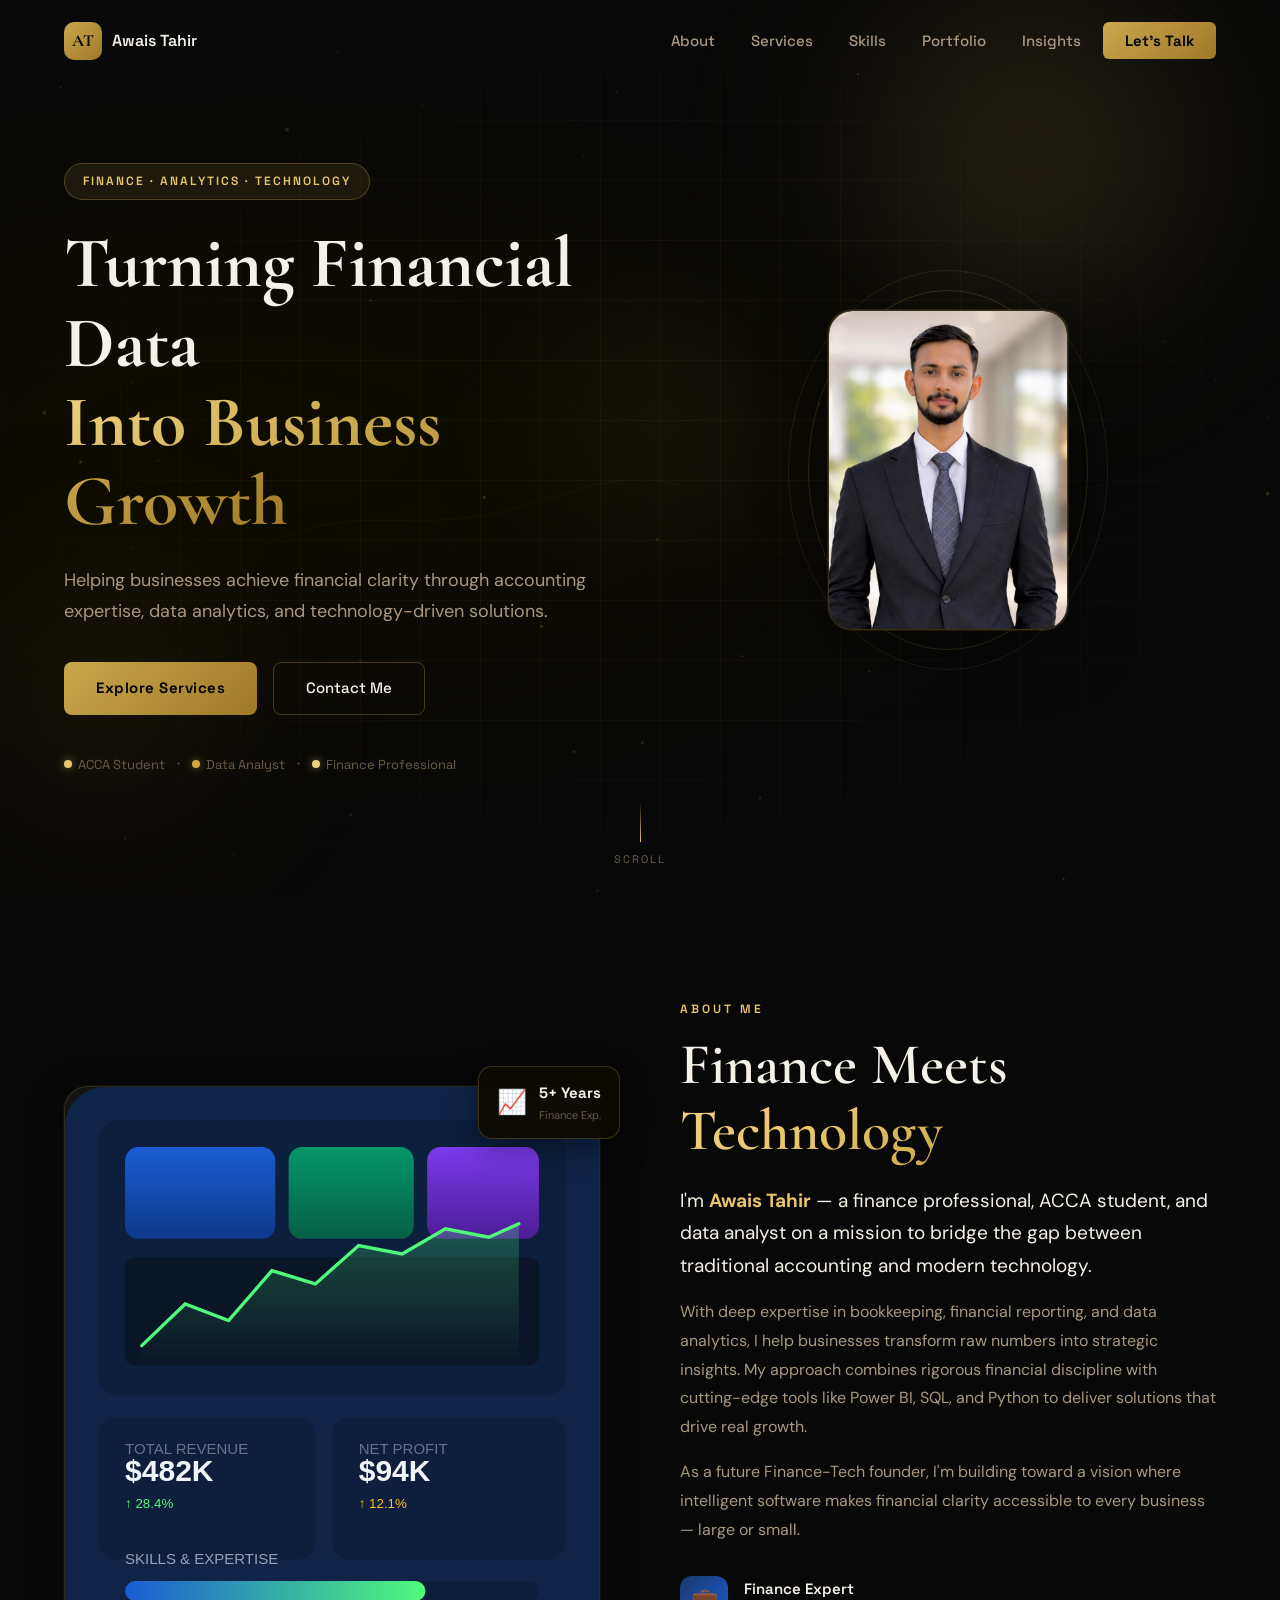
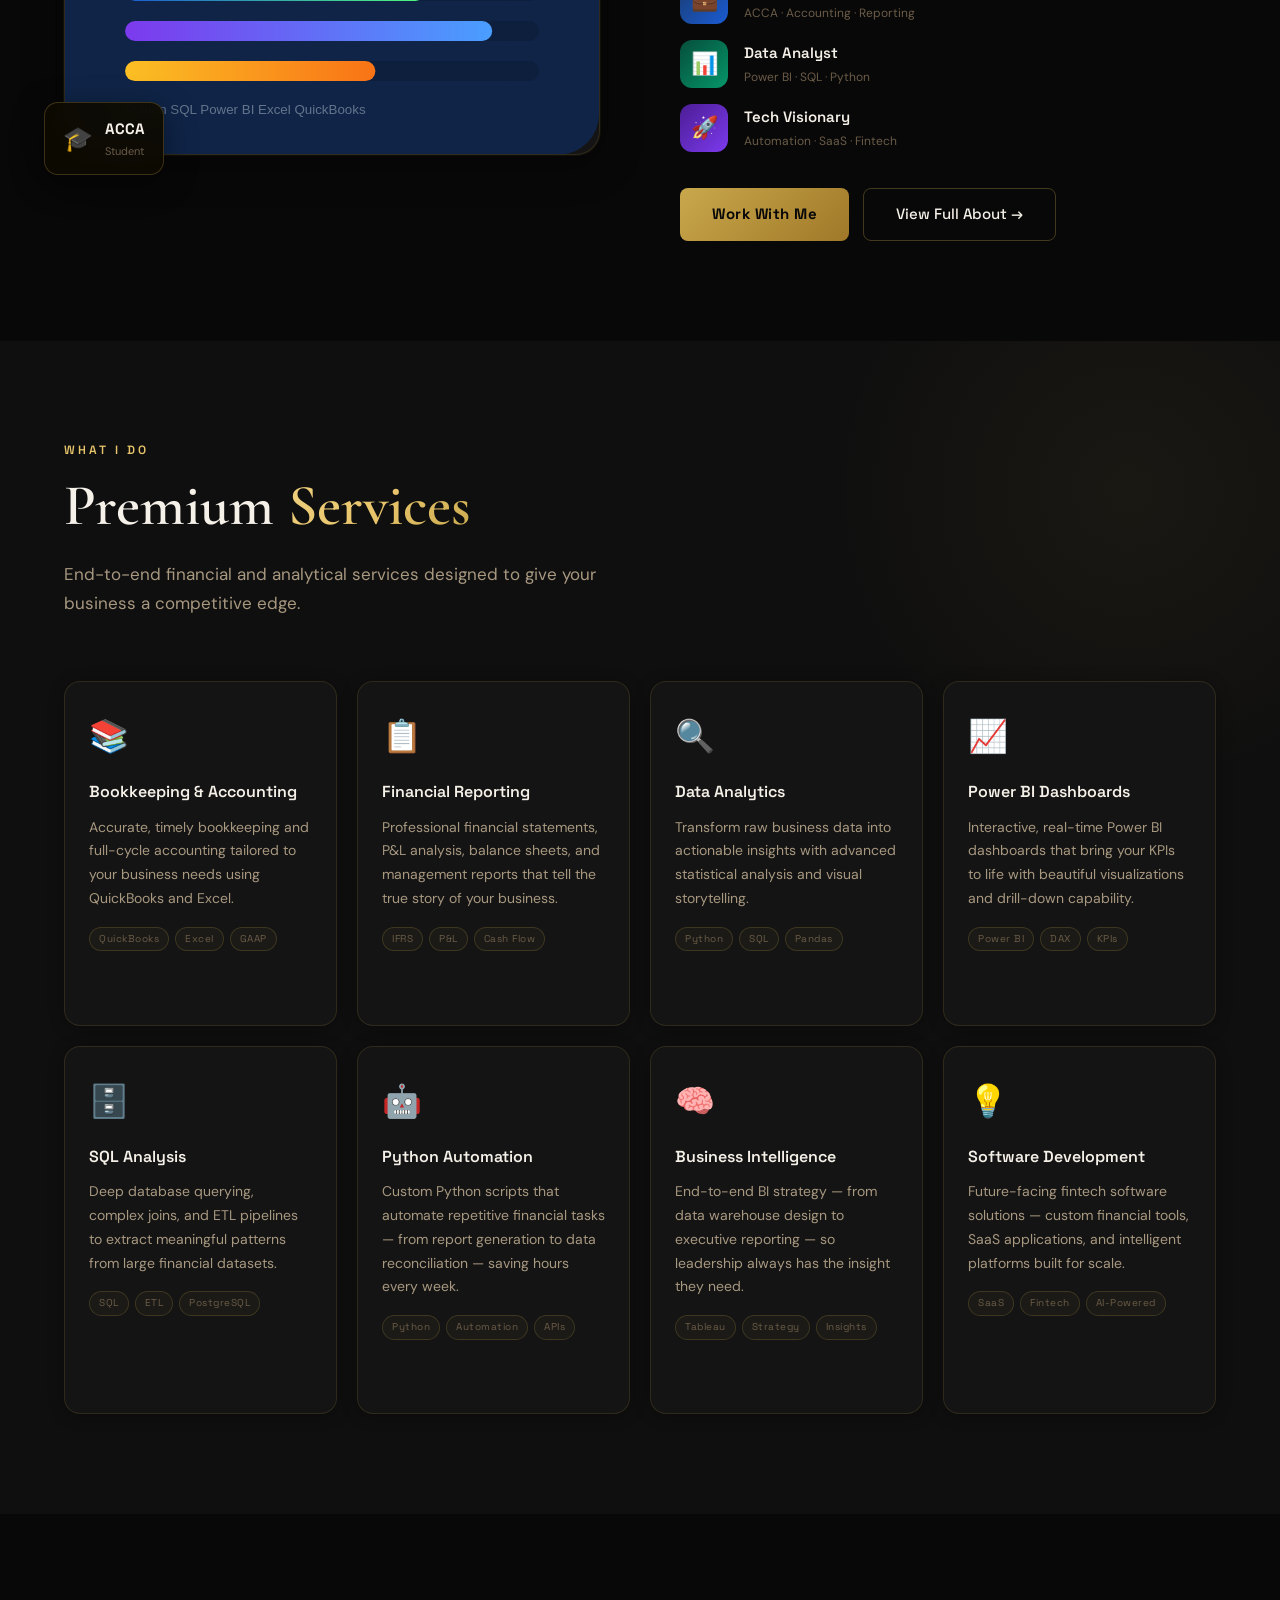
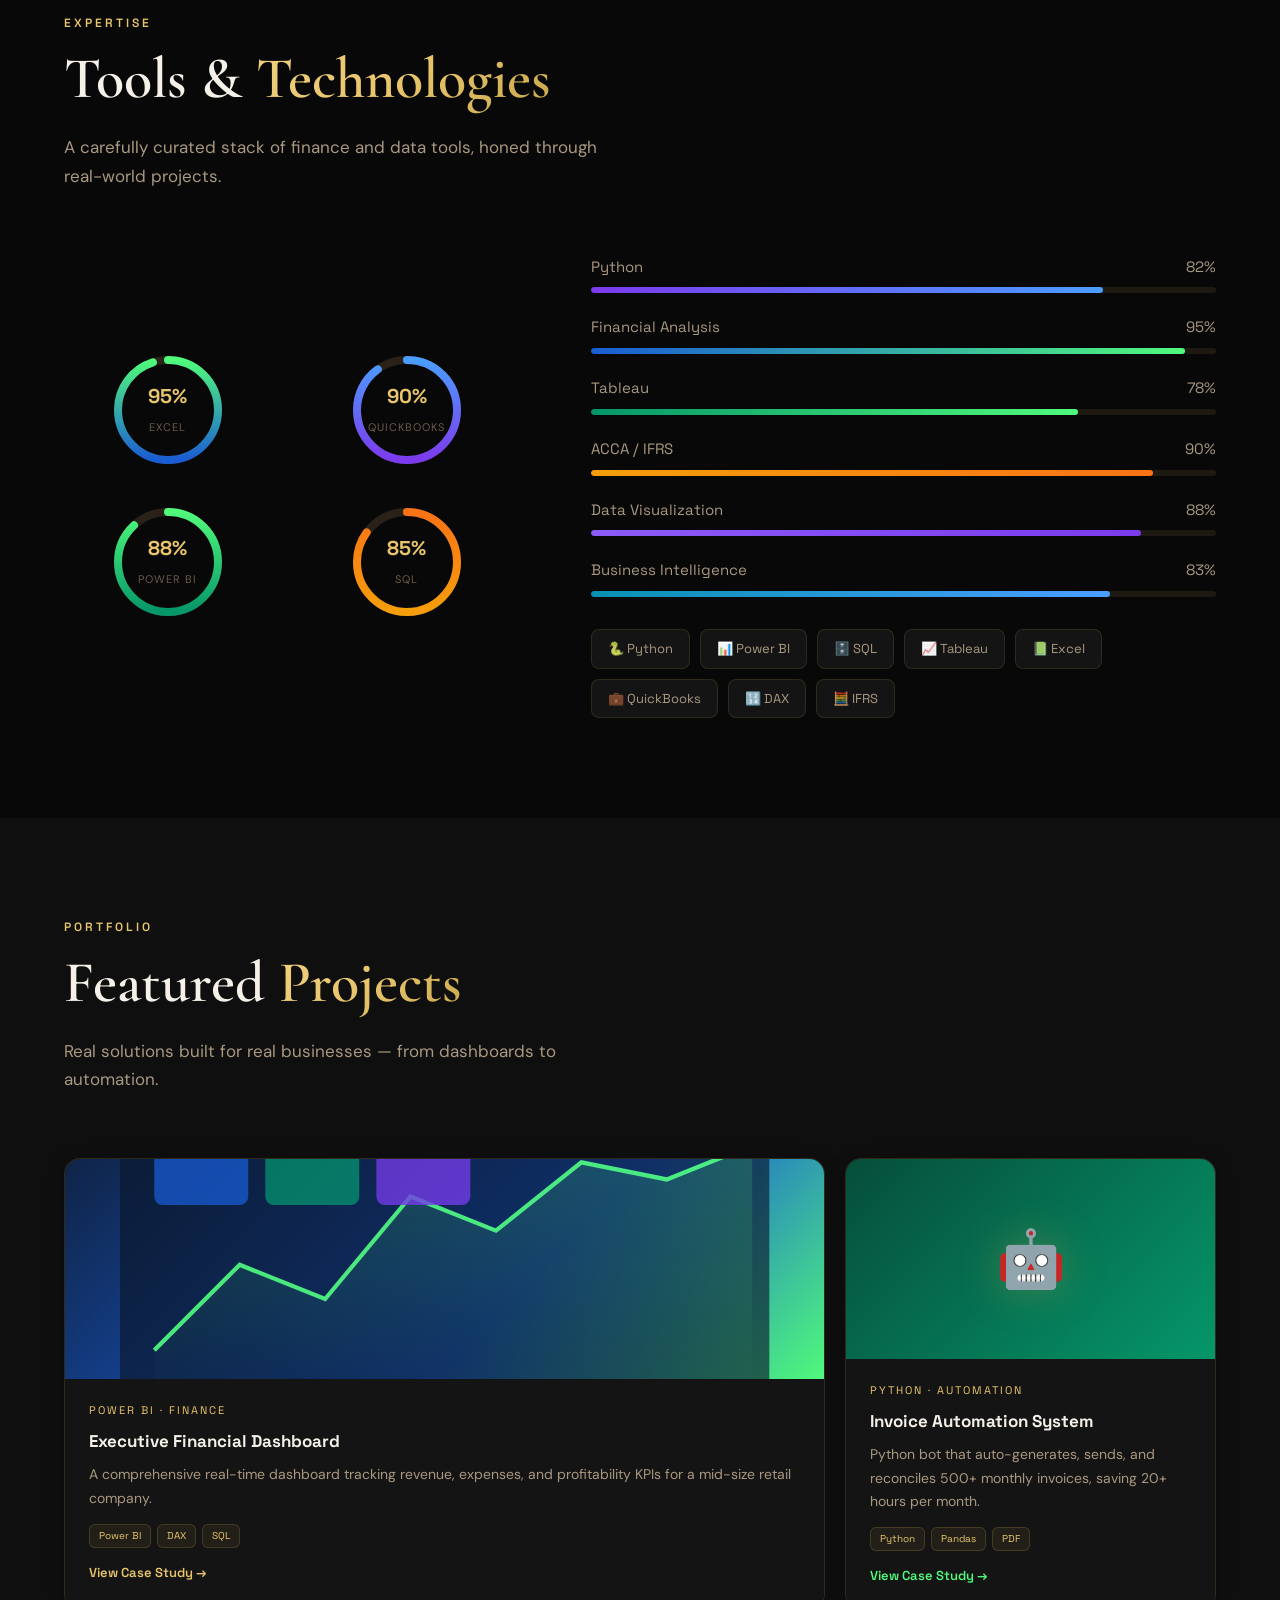
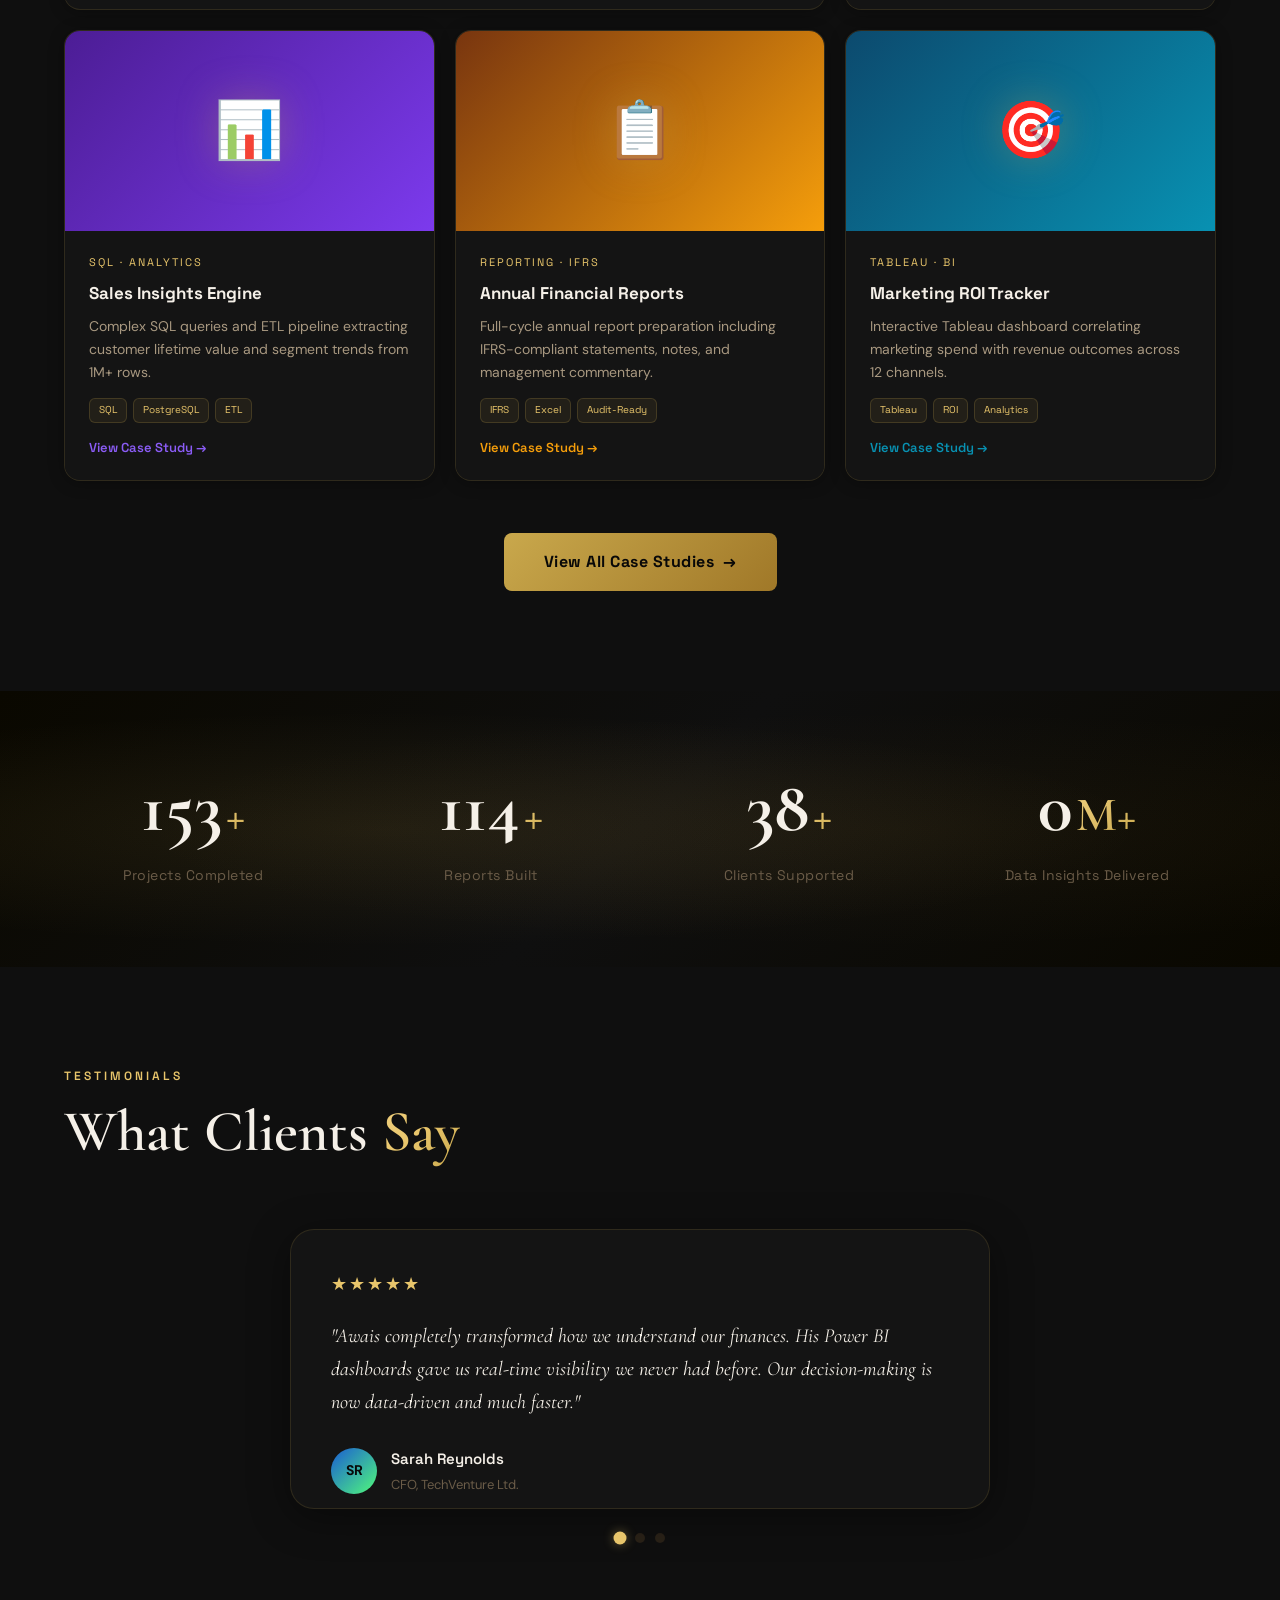
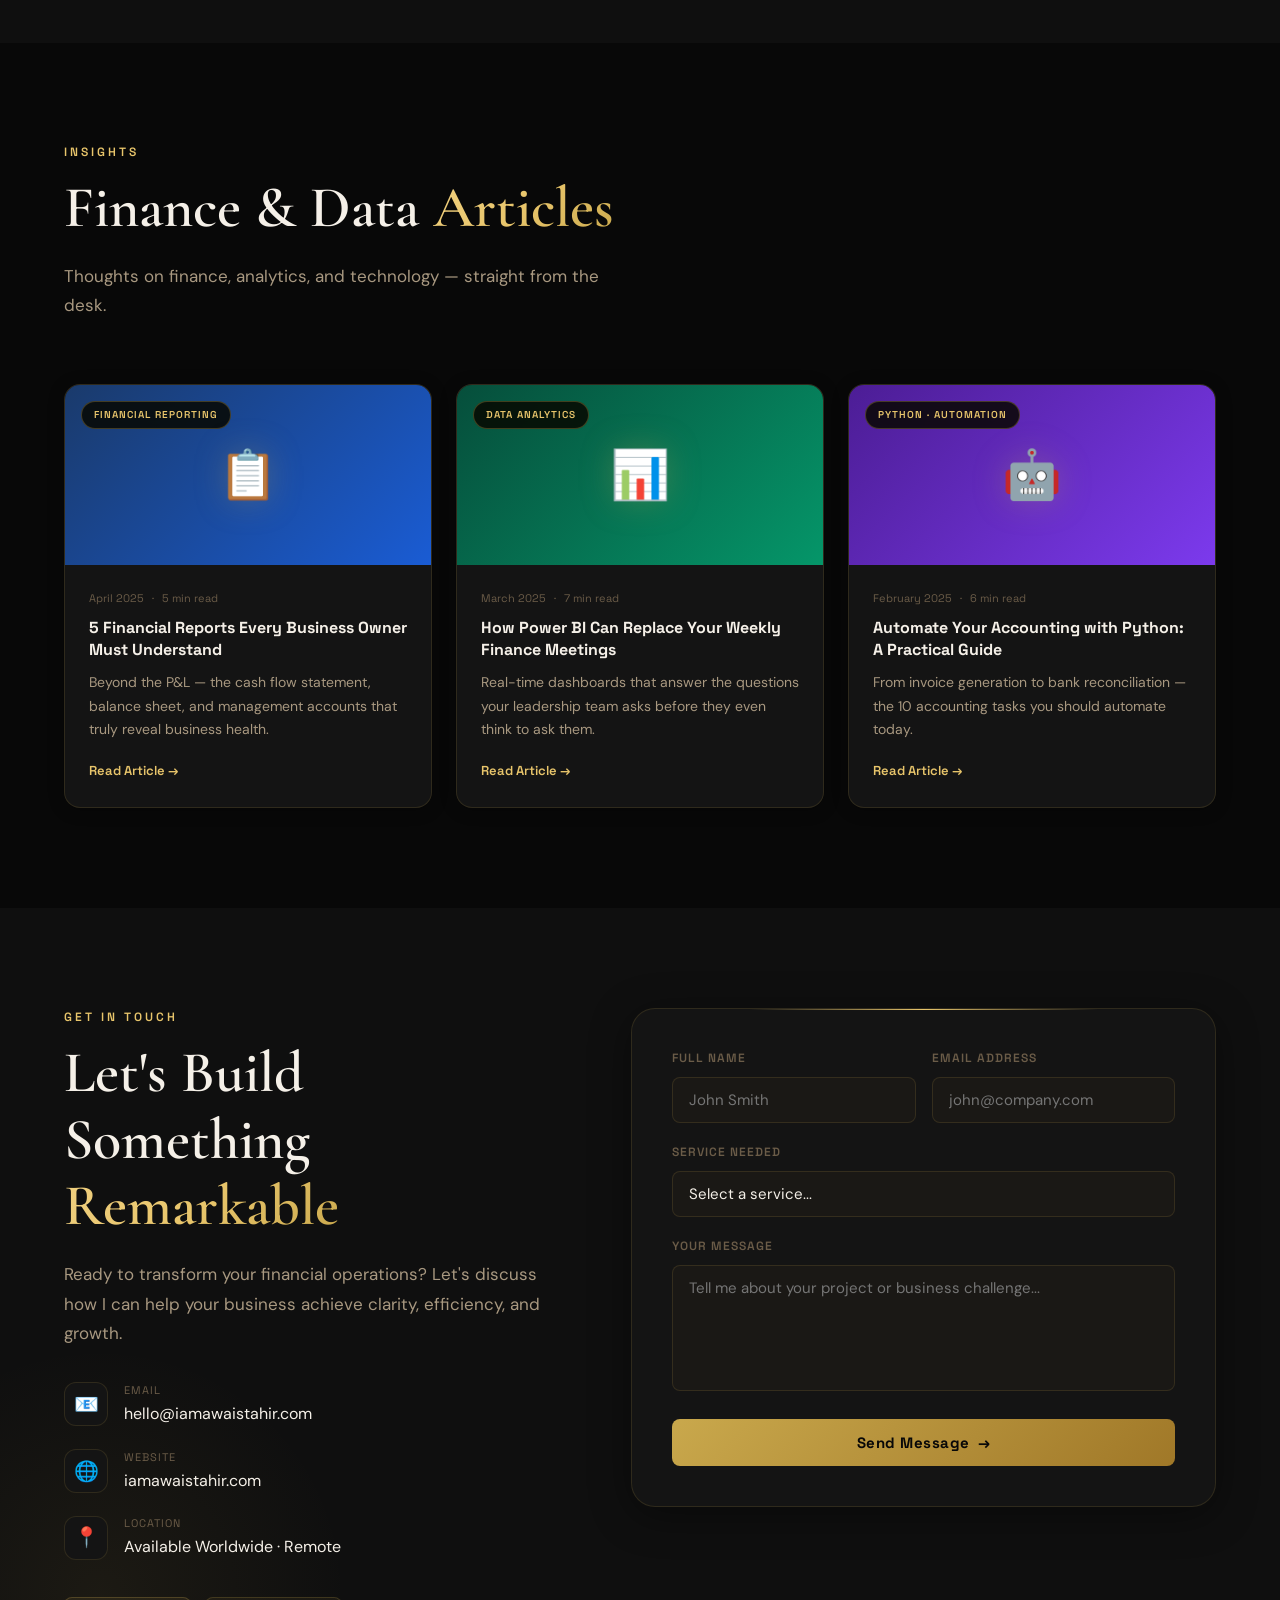
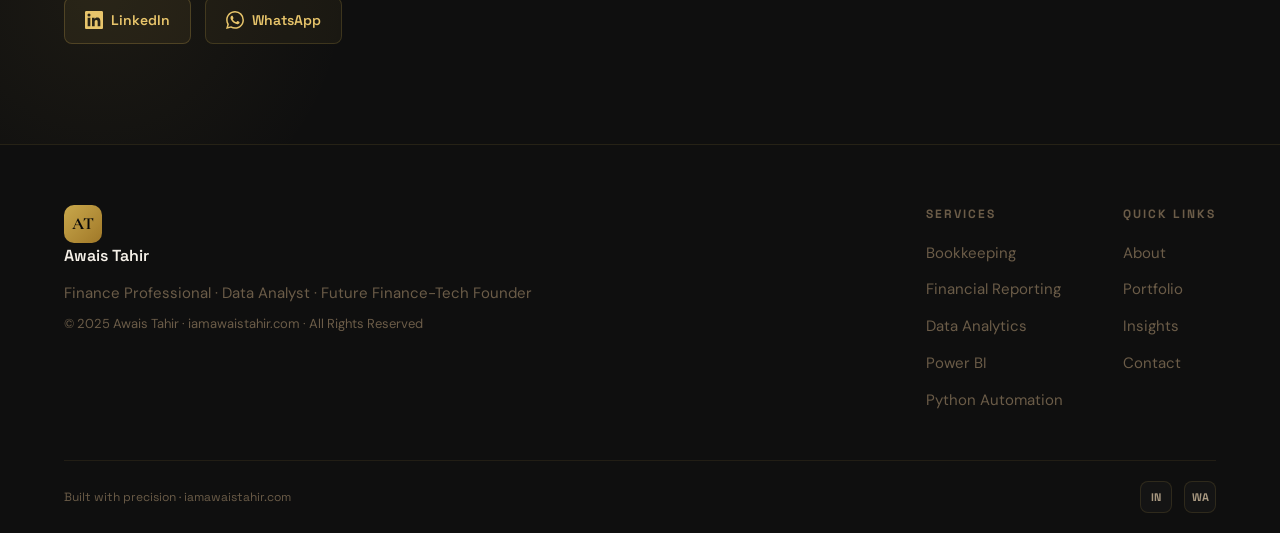
<file: index (3).html>
<!DOCTYPE html>
<html lang="en">
<head>
  <meta charset="UTF-8" />
  <meta name="viewport" content="width=device-width, initial-scale=1.0" />
  <title>Awais Tahir | Finance Professional & Data Analyst</title>
  <meta name="description" content="Awais Tahir – Finance Professional, ACCA Student, Data Analyst & Future Finance-Tech Founder. Helping businesses with bookkeeping, accounting, financial reporting, data analytics, and Python automation." />
  <meta name="keywords" content="bookkeeping consultant, financial reporting, data analytics expert, Power BI dashboards, finance automation, business insights, ACCA, QuickBooks, SQL, Python" />
  <meta name="author" content="Awais Tahir" />
  <meta property="og:title" content="Awais Tahir | Finance Professional & Data Analyst" />
  <meta property="og:description" content="Turning Financial Data Into Business Growth" />
  <meta property="og:url" content="https://iamawaistahir.com" />
  <meta property="og:type" content="website" />
  <link rel="canonical" href="https://iamawaistahir.com" />
  <link rel="preconnect" href="https://fonts.googleapis.com" />
  <link rel="preconnect" href="https://fonts.gstatic.com" crossorigin />
  <link href="https://fonts.googleapis.com/css2?family=Cormorant+Garamond:wght@300;400;500;600;700&family=DM+Sans:wght@300;400;500;600&family=Space+Grotesk:wght@400;500;600;700&display=swap" rel="stylesheet" />
  <link rel="stylesheet" href="style.css" />
  <style>
    /* ═══════════════════════════════════════════════════════
       HERO IMAGE + CORNER CARDS FIX
       ═══════════════════════════════════════════════════════

       Structure:
       .hero-visual
         └── .hero-img-frame  (position:relative, has padding for cards)
               ├── .hero-img-wrap  (the photo box)
               └── .fc-corner.fc-tl/tr/bl/br  (4 equal cards at corners)
    ═══════════════════════════════════════════════════════ */

    /* Outer frame — padding creates a guaranteed "moat" around the photo.
       Cards live in this padding zone and NEVER overlap the photo. */
    .hero-img-frame {
      position: relative;
      /* 
         padding = card height on top/bottom, card width on left/right
         Cards are 140×76px so:
         top/bottom padding = 76px + 8px gap = 84px
         left/right padding = 140px + 8px gap = 148px
      */
      padding: 84px 148px;
      box-sizing: border-box;
      display: inline-block;
    }

    /* Photo box — fills whatever space is left after padding */
    .hero-img-wrap {
      position: relative;
      width: 100%;
      height: 100%;
      min-width: 240px;
      min-height: 320px;
    }

    .hero-img-placeholder {
      width: 100%;
      height: 100%;
      padding: 0 !important;
      overflow: hidden;
      border-radius: var(--radius-lg);
      box-shadow: 0 16px 64px rgba(0,0,0,.5), 0 0 0 1px rgba(201,168,76,.15);
    }

    .hero-img-placeholder img {
      display: block;
      width: 100%;
      height: 100%;
      object-fit: cover;
      object-position: top center;
      border-radius: var(--radius-lg);
    }

    /* Hide old text labels — photo replaces SVG placeholder */
    .img-label, .img-sublabel { display: none; }

    /* ── All 4 corner cards: identical fixed size ── */
    .fc-corner {
      position: absolute !important;
      width: 140px !important;
      min-width: 140px !important;
      max-width: 140px !important;
      height: 76px !important;
      min-height: 76px !important;
      max-height: 76px !important;
      padding: 10px 12px !important;
      overflow: hidden !important;
      box-sizing: border-box !important;
      z-index: 10;
      /* Reset any inherited positioning from float-card-1/2/3 */
      top: auto !important; bottom: auto !important;
      left: auto !important; right: auto !important;
      /* keep float animation */
    }

    /* Uniform content sizing inside every card */
    .fc-corner .fc-label  { font-size: 9px !important; letter-spacing: 1px; margin-bottom: 3px !important; }
    .fc-corner .fc-value  { font-size: 17px !important; line-height: 1.2; }
    .fc-corner .fc-icon   { font-size: 15px !important; margin-top: 2px !important; }
    .fc-corner .fc-bar    { height: 3px !important; margin-top: 5px !important; }
    .fc-corner .fc-ring   { width: 20px !important; height: 20px !important; margin-top: 3px !important; }
    .fc-corner svg        { height: 24px !important; }

    /* ── Corner positions (within the padding zone) ── */
    .fc-tl { top: 4px !important;    left: 4px !important;    animation: floatAnim 4.0s ease-in-out infinite; }
    .fc-tr { top: 4px !important;    right: 4px !important;   animation: floatAnim 5.0s ease-in-out infinite 0.4s; }
    .fc-bl { bottom: 4px !important; left: 4px !important;    animation: floatAnim 3.5s ease-in-out infinite 0.8s; }
    .fc-br { bottom: 4px !important; right: 4px !important;   animation: floatAnim 4.5s ease-in-out infinite 0.2s; }

    /* ── FONT SIZE RESTORE ──
       style.css sets html { font-size: 16px } — make sure nothing overrides it.
       Restore body, paragraph, and heading scales to standard web sizes. */
    html  { font-size: 16px !important; }
    body  { font-size: 16px !important; line-height: 1.65 !important; }
    p     { font-size: 16px; line-height: 1.7; }
    .section-desc  { font-size: 17px !important; }
    .about-body    { font-size: 16px !important; }
    .about-intro   { font-size: 19px !important; }
    .sc-desc       { font-size: 14px !important; }
    .port-desc     { font-size: 14px !important; }
    .blog-excerpt  { font-size: 14px !important; }
    .sb-header     { font-size: 15px !important; }
    .nav-links a   { font-size: 15px !important; }
    .ci-value      { font-size: 16px !important; }
    .footer-tagline { font-size: 15px !important; }
    .footer-copy   { font-size: 13px !important; }
    .fl-col a      { font-size: 15px !important; }

    /* ── MOBILE ── */
    @media (max-width: 768px) {
      /* Show hero-visual on mobile (style.css hides it) */
      .hero-visual  { display: flex !important; flex: none !important; width: 100%; justify-content: center; margin-top: 36px; }
      /* Remove padding — no corner cards on mobile */
      .hero-img-frame { padding: 0 !important; display: block; }
      .hero-img-wrap  { min-width: 200px; min-height: 260px; width: 200px; height: 260px; }
      /* Hide corner cards cleanly */
      .fc-corner      { display: none !important; }
      /* Hide decorative rings */
      .hero-img-ring  { display: none; }
    }
  </style>
</head>
<body>

<!-- ═══════════════════════ NAVIGATION ═══════════════════════ -->
<nav id="navbar">
  <div class="nav-inner">
    <a href="#" class="nav-logo">
      <span class="logo-at">AT</span>
      <span class="logo-name">Awais Tahir</span>
    </a>
    <ul class="nav-links">
      <li><a href="about.html">About</a></li>
      <li><a href="#services">Services</a></li>
      <li><a href="#skills">Skills</a></li>
      <li><a href="portfolio.html">Portfolio</a></li>
      <li><a href="#blog">Insights</a></li>
      <li><a href="#contact" class="nav-cta">Let's Talk</a></li>
    </ul>
    <button class="hamburger" id="hamburger" aria-label="Menu">
      <span></span><span></span><span></span>
    </button>
  </div>
</nav>

<!-- Mobile Menu -->
<div class="mobile-menu" id="mobileMenu">
  <ul>
    <li><a href="about.html" onclick="closeMobile()">About</a></li>
    <li><a href="#services" onclick="closeMobile()">Services</a></li>
    <li><a href="#skills" onclick="closeMobile()">Skills</a></li>
    <li><a href="portfolio.html" onclick="closeMobile()">Portfolio</a></li>
    <li><a href="#blog" onclick="closeMobile()">Insights</a></li>
    <li><a href="#contact" onclick="closeMobile()">Contact</a></li>
  </ul>
</div>

<!-- ═══════════════════════ HERO ═══════════════════════ -->
<section id="hero">
  <canvas id="heroCanvas"></canvas>
  <div class="hero-bg-grid"></div>
  <div class="hero-orb hero-orb-1"></div>
  <div class="hero-orb hero-orb-2"></div>
  <div class="hero-orb hero-orb-3"></div>

  <div class="container">
    <div class="hero-content">
      <div class="hero-badge reveal-up">Finance · Analytics · Technology</div>
      <h1 class="hero-title reveal-up" style="animation-delay:.15s">
        Turning Financial Data<br/>
        <span class="hero-title-accent">Into Business Growth</span>
      </h1>
      <p class="hero-sub reveal-up" style="animation-delay:.3s">
        Helping businesses achieve financial clarity through accounting expertise,<br class="d-none d-md-block"/>
        data analytics, and technology-driven solutions.
      </p>
      <div class="hero-actions reveal-up" style="animation-delay:.45s">
        <a href="#services" class="btn-primary">Explore Services</a>
        <a href="#contact" class="btn-ghost">Contact Me</a>
      </div>
      <div class="hero-trust reveal-up" style="animation-delay:.6s">
        <div class="trust-item"><span class="trust-dot"></span>ACCA Student</div>
        <div class="trust-sep">·</div>
        <div class="trust-item"><span class="trust-dot emerald"></span>Data Analyst</div>
        <div class="trust-sep">·</div>
        <div class="trust-item"><span class="trust-dot gold"></span>Finance Professional</div>
      </div>
    </div>

    <div class="hero-visual">
      <!-- Outer frame: padding creates space for corner cards outside the photo -->
      <div class="hero-img-frame">

        <!-- PHOTO — sits in the padded center -->
        <div class="hero-img-wrap">
          <div class="hero-img-ring"></div>
          <div class="hero-img-ring ring-2"></div>
          <div class="hero-img-placeholder">
            <img
              src="Your-Photo.jpg"
              alt="Awais Tahir"
              style="width:100%; height:100%; object-fit:cover; object-position:top; border-radius:inherit;"
            />
            <div class="img-label">Awais Tahir</div>
            <div class="img-sublabel">Finance · Analytics · Tech</div>
          </div>
        </div>

        <!-- CORNER CARDS — anchored to frame corners, fully outside the photo -->
        <!-- TOP-LEFT -->
        <div class="float-card fc-corner fc-tl reveal-float">
          <div class="fc-label">Revenue Growth</div>
          <div class="fc-value">+34.7%</div>
          <div class="fc-bar"><div class="fc-fill" style="width:75%"></div></div>
        </div>
        <!-- TOP-RIGHT -->
        <div class="float-card fc-corner fc-tr reveal-float" style="animation-delay:.25s">
          <div class="fc-label">Reports Delivered</div>
          <div class="fc-value">200+</div>
          <div class="fc-icon">📊</div>
        </div>
        <!-- BOTTOM-LEFT -->
        <div class="float-card fc-corner fc-bl reveal-float" style="animation-delay:.5s">
          <div class="fc-label">Performance</div>
          <svg viewBox="0 0 100 36" fill="none" xmlns="http://www.w3.org/2000/svg" style="width:100%;margin-top:5px">
            <polyline points="0,30 16,22 32,26 50,10 66,15 82,5 100,8" stroke="url(#fcc)" stroke-width="2" fill="none" stroke-linecap="round"/>
            <defs><linearGradient id="fcc" x1="0" y1="0" x2="100" y2="0"><stop stop-color="#c9a84c"/><stop offset="1" stop-color="#f0d080"/></linearGradient></defs>
          </svg>
        </div>
        <!-- BOTTOM-RIGHT -->
        <div class="float-card fc-corner fc-br reveal-float" style="animation-delay:.75s">
          <div class="fc-label">Data Accuracy</div>
          <div class="fc-value">99.8%</div>
          <div class="fc-ring"></div>
        </div>

      </div><!-- end hero-img-frame -->
    </div>
  </div>

  <div class="hero-scroll-hint">
    <div class="scroll-line"></div>
    <span>Scroll</span>
  </div>
</section>

<!-- ═══════════════════════ ABOUT ═══════════════════════ -->
<!-- ✅ FIX: id renamed from "about" → "about-section" so it no longer conflicts with about.html -->
<section id="about-section" class="section">
  <div class="container">
    <div class="about-grid">
      <div class="about-visual-col scroll-reveal">
        <div class="about-img-frame">
          <div class="about-img-inner">
            <svg viewBox="0 0 320 400" fill="none" xmlns="http://www.w3.org/2000/svg" class="about-illustration">
              <rect width="320" height="400" rx="24" fill="url(#abg)"/>
              <rect x="20" y="20" width="280" height="165" rx="12" fill="#0d1f3c" opacity=".9"/>
              <rect x="36" y="36" width="90" height="55" rx="8" fill="url(#ac1)"/>
              <rect x="134" y="36" width="75" height="55" rx="8" fill="url(#ac2)"/>
              <rect x="217" y="36" width="67" height="55" rx="8" fill="url(#ac3)"/>
              <rect x="36" y="102" width="248" height="65" rx="6" fill="#0a1628"/>
              <polyline points="46,155 72,130 98,140 124,110 150,118 176,95 202,100 228,85 254,90 272,82" stroke="#50fa7b" stroke-width="2" fill="none" stroke-linecap="round"/>
              <polygon points="46,155 72,130 98,140 124,110 150,118 176,95 202,100 228,85 254,90 272,82 272,165 46,165" fill="url(#chartFill)" opacity=".25"/>
              <rect x="20" y="198" width="130" height="85" rx="10" fill="#0d1f3c"/>
              <rect x="160" y="198" width="140" height="85" rx="10" fill="#0d1f3c"/>
              <rect x="36" y="296" width="248" height="12" rx="6" fill="#0d1f3c"/>
              <rect x="36" y="296" width="180" height="12" rx="6" fill="url(#pb1)"/>
              <rect x="36" y="320" width="248" height="12" rx="6" fill="#0d1f3c"/>
              <rect x="36" y="320" width="220" height="12" rx="6" fill="url(#pb2)"/>
              <rect x="36" y="344" width="248" height="12" rx="6" fill="#0d1f3c"/>
              <rect x="36" y="344" width="150" height="12" rx="6" fill="url(#pb3)"/>
              <text x="36" y="220" font-family="sans-serif" font-size="9" fill="#64748b">TOTAL REVENUE</text>
              <text x="36" y="236" font-family="sans-serif" font-size="18" font-weight="700" fill="#f1f5f9">$482K</text>
              <text x="36" y="252" font-family="sans-serif" font-size="8" fill="#50fa7b">↑ 28.4%</text>
              <text x="176" y="220" font-family="sans-serif" font-size="9" fill="#64748b">NET PROFIT</text>
              <text x="176" y="236" font-family="sans-serif" font-size="18" font-weight="700" fill="#f1f5f9">$94K</text>
              <text x="176" y="252" font-family="sans-serif" font-size="8" fill="#fbbf24">↑ 12.1%</text>
              <text x="36" y="286" font-family="sans-serif" font-size="9" fill="#94a3b8">SKILLS & EXPERTISE</text>
              <text x="36" y="376" font-family="sans-serif" font-size="8" fill="#64748b">Python  SQL  Power BI  Excel  QuickBooks</text>
              <defs>
                <linearGradient id="abg" x1="0" y1="0" x2="320" y2="400">
                  <stop stop-color="#0f2447"/><stop offset="1" stop-color="#0a1628"/>
                </linearGradient>
                <linearGradient id="ac1" x1="0" y1="0" x2="0" y2="1">
                  <stop stop-color="#1a5cd4"/><stop offset="1" stop-color="#0d3a8a"/>
                </linearGradient>
                <linearGradient id="ac2" x1="0" y1="0" x2="0" y2="1">
                  <stop stop-color="#059669"/><stop offset="1" stop-color="#065f46"/>
                </linearGradient>
                <linearGradient id="ac3" x1="0" y1="0" x2="0" y2="1">
                  <stop stop-color="#7c3aed"/><stop offset="1" stop-color="#4c1d95"/>
                </linearGradient>
                <linearGradient id="chartFill" x1="0" y1="0" x2="0" y2="1">
                  <stop stop-color="#50fa7b"/><stop offset="1" stop-color="#50fa7b" stop-opacity="0"/>
                </linearGradient>
                <linearGradient id="pb1" x1="0" y1="0" x2="1" y2="0">
                  <stop stop-color="#1a5cd4"/><stop offset="1" stop-color="#50fa7b"/>
                </linearGradient>
                <linearGradient id="pb2" x1="0" y1="0" x2="1" y2="0">
                  <stop stop-color="#7c3aed"/><stop offset="1" stop-color="#4a9eff"/>
                </linearGradient>
                <linearGradient id="pb3" x1="0" y1="0" x2="1" y2="0">
                  <stop stop-color="#fbbf24"/><stop offset="1" stop-color="#f97316"/>
                </linearGradient>
              </defs>
            </svg>
          </div>
          <div class="about-badge-1 glass-card">
            <span class="about-badge-icon">🎓</span>
            <div><div class="ab-title">ACCA</div><div class="ab-sub">Student</div></div>
          </div>
          <div class="about-badge-2 glass-card">
            <span class="about-badge-icon">📈</span>
            <div><div class="ab-title">5+ Years</div><div class="ab-sub">Finance Exp.</div></div>
          </div>
        </div>
      </div>

      <div class="about-text-col scroll-reveal" style="transition-delay:.15s">
        <div class="section-label">About Me</div>
        <h2 class="section-title">Finance Meets<br/><span class="gradient-text">Technology</span></h2>
        <p class="about-intro">I'm <strong>Awais Tahir</strong> — a finance professional, ACCA student, and data analyst on a mission to bridge the gap between traditional accounting and modern technology.</p>
        <p class="about-body">With deep expertise in bookkeeping, financial reporting, and data analytics, I help businesses transform raw numbers into strategic insights. My approach combines rigorous financial discipline with cutting-edge tools like Power BI, SQL, and Python to deliver solutions that drive real growth.</p>
        <p class="about-body">As a future Finance-Tech founder, I'm building toward a vision where intelligent software makes financial clarity accessible to every business — large or small.</p>

        <div class="about-pillars">
          <div class="pillar">
            <div class="pillar-icon" style="background:linear-gradient(135deg,#1a3a6b,#1a5cd4)">💼</div>
            <div><div class="pillar-title">Finance Expert</div><div class="pillar-sub">ACCA · Accounting · Reporting</div></div>
          </div>
          <div class="pillar">
            <div class="pillar-icon" style="background:linear-gradient(135deg,#064e3b,#059669)">📊</div>
            <div><div class="pillar-title">Data Analyst</div><div class="pillar-sub">Power BI · SQL · Python</div></div>
          </div>
          <div class="pillar">
            <div class="pillar-icon" style="background:linear-gradient(135deg,#4c1d95,#7c3aed)">🚀</div>
            <div><div class="pillar-title">Tech Visionary</div><div class="pillar-sub">Automation · SaaS · Fintech</div></div>
          </div>
        </div>

        <!-- ✅ Two buttons: Work With Me + View Full About Page -->
        <div style="display:flex;gap:14px;flex-wrap:wrap;align-items:center;">
          <a href="#contact" class="btn-primary">Work With Me</a>
          <a href="about.html" class="btn-ghost">View Full About →</a>
        </div>
      </div>
    </div>
  </div>
</section>

<!-- ═══════════════════════ SERVICES ═══════════════════════ -->
<section id="services" class="section section-dark">
  <div class="services-bg-orb"></div>
  <div class="container">
    <div class="section-header scroll-reveal">
      <div class="section-label">What I Do</div>
      <h2 class="section-title">Premium <span class="gradient-text">Services</span></h2>
      <p class="section-desc">End-to-end financial and analytical services designed to give your business a competitive edge.</p>
    </div>
    <div class="services-grid">
      <div class="service-card scroll-reveal" style="--accent:#1a5cd4">
        <div class="sc-glow"></div><div class="sc-icon">📚</div>
        <h3 class="sc-title">Bookkeeping & Accounting</h3>
        <p class="sc-desc">Accurate, timely bookkeeping and full-cycle accounting tailored to your business needs using QuickBooks and Excel.</p>
        <div class="sc-tags"><span>QuickBooks</span><span>Excel</span><span>GAAP</span></div>
        <div class="sc-arrow">→</div>
      </div>
      <div class="service-card scroll-reveal" style="--accent:#059669;transition-delay:.08s">
        <div class="sc-glow"></div><div class="sc-icon">📋</div>
        <h3 class="sc-title">Financial Reporting</h3>
        <p class="sc-desc">Professional financial statements, P&L analysis, balance sheets, and management reports that tell the true story of your business.</p>
        <div class="sc-tags"><span>IFRS</span><span>P&L</span><span>Cash Flow</span></div>
        <div class="sc-arrow">→</div>
      </div>
      <div class="service-card scroll-reveal" style="--accent:#7c3aed;transition-delay:.16s">
        <div class="sc-glow"></div><div class="sc-icon">🔍</div>
        <h3 class="sc-title">Data Analytics</h3>
        <p class="sc-desc">Transform raw business data into actionable insights with advanced statistical analysis and visual storytelling.</p>
        <div class="sc-tags"><span>Python</span><span>SQL</span><span>Pandas</span></div>
        <div class="sc-arrow">→</div>
      </div>
      <div class="service-card scroll-reveal" style="--accent:#f59e0b;transition-delay:.24s">
        <div class="sc-glow"></div><div class="sc-icon">📈</div>
        <h3 class="sc-title">Power BI Dashboards</h3>
        <p class="sc-desc">Interactive, real-time Power BI dashboards that bring your KPIs to life with beautiful visualizations and drill-down capability.</p>
        <div class="sc-tags"><span>Power BI</span><span>DAX</span><span>KPIs</span></div>
        <div class="sc-arrow">→</div>
      </div>
      <div class="service-card scroll-reveal" style="--accent:#0891b2;transition-delay:.32s">
        <div class="sc-glow"></div><div class="sc-icon">🗄️</div>
        <h3 class="sc-title">SQL Analysis</h3>
        <p class="sc-desc">Deep database querying, complex joins, and ETL pipelines to extract meaningful patterns from large financial datasets.</p>
        <div class="sc-tags"><span>SQL</span><span>ETL</span><span>PostgreSQL</span></div>
        <div class="sc-arrow">→</div>
      </div>
      <div class="service-card scroll-reveal" style="--accent:#10b981;transition-delay:.4s">
        <div class="sc-glow"></div><div class="sc-icon">🤖</div>
        <h3 class="sc-title">Python Automation</h3>
        <p class="sc-desc">Custom Python scripts that automate repetitive financial tasks — from report generation to data reconciliation — saving hours every week.</p>
        <div class="sc-tags"><span>Python</span><span>Automation</span><span>APIs</span></div>
        <div class="sc-arrow">→</div>
      </div>
      <div class="service-card scroll-reveal" style="--accent:#8b5cf6;transition-delay:.48s">
        <div class="sc-glow"></div><div class="sc-icon">🧠</div>
        <h3 class="sc-title">Business Intelligence</h3>
        <p class="sc-desc">End-to-end BI strategy — from data warehouse design to executive reporting — so leadership always has the insight they need.</p>
        <div class="sc-tags"><span>Tableau</span><span>Strategy</span><span>Insights</span></div>
        <div class="sc-arrow">→</div>
      </div>
      <div class="service-card scroll-reveal" style="--accent:#f97316;transition-delay:.56s">
        <div class="sc-glow"></div><div class="sc-icon">💡</div>
        <h3 class="sc-title">Software Development</h3>
        <p class="sc-desc">Future-facing fintech software solutions — custom financial tools, SaaS applications, and intelligent platforms built for scale.</p>
        <div class="sc-tags"><span>SaaS</span><span>Fintech</span><span>AI-Powered</span></div>
        <div class="sc-arrow">→</div>
      </div>
    </div>
  </div>
</section>

<!-- ═══════════════════════ SKILLS ═══════════════════════ -->
<section id="skills" class="section">
  <div class="container">
    <div class="section-header scroll-reveal">
      <div class="section-label">Expertise</div>
      <h2 class="section-title">Tools & <span class="gradient-text">Technologies</span></h2>
      <p class="section-desc">A carefully curated stack of finance and data tools, honed through real-world projects.</p>
    </div>
    <div class="skills-layout">
      <div class="skills-circles scroll-reveal">
        <div class="skill-circle" data-pct="95">
          <svg viewBox="0 0 120 120">
            <circle cx="60" cy="60" r="50" fill="none" stroke="#0d2040" stroke-width="8"/>
            <circle cx="60" cy="60" r="50" fill="none" stroke="url(#sk1)" stroke-width="8" stroke-linecap="round" stroke-dasharray="314" stroke-dashoffset="314" class="skill-arc"/>
            <defs><linearGradient id="sk1"><stop stop-color="#1a5cd4"/><stop offset="1" stop-color="#50fa7b"/></linearGradient></defs>
          </svg>
          <div class="sc-inner"><span class="sc-pct">95%</span><span class="sc-name">Excel</span></div>
        </div>
        <div class="skill-circle" data-pct="90">
          <svg viewBox="0 0 120 120">
            <circle cx="60" cy="60" r="50" fill="none" stroke="#0d2040" stroke-width="8"/>
            <circle cx="60" cy="60" r="50" fill="none" stroke="url(#sk2)" stroke-width="8" stroke-linecap="round" stroke-dasharray="314" stroke-dashoffset="314" class="skill-arc"/>
            <defs><linearGradient id="sk2"><stop stop-color="#7c3aed"/><stop offset="1" stop-color="#4a9eff"/></linearGradient></defs>
          </svg>
          <div class="sc-inner"><span class="sc-pct">90%</span><span class="sc-name">QuickBooks</span></div>
        </div>
        <div class="skill-circle" data-pct="88">
          <svg viewBox="0 0 120 120">
            <circle cx="60" cy="60" r="50" fill="none" stroke="#0d2040" stroke-width="8"/>
            <circle cx="60" cy="60" r="50" fill="none" stroke="url(#sk3)" stroke-width="8" stroke-linecap="round" stroke-dasharray="314" stroke-dashoffset="314" class="skill-arc"/>
            <defs><linearGradient id="sk3"><stop stop-color="#059669"/><stop offset="1" stop-color="#50fa7b"/></linearGradient></defs>
          </svg>
          <div class="sc-inner"><span class="sc-pct">88%</span><span class="sc-name">Power BI</span></div>
        </div>
        <div class="skill-circle" data-pct="85">
          <svg viewBox="0 0 120 120">
            <circle cx="60" cy="60" r="50" fill="none" stroke="#0d2040" stroke-width="8"/>
            <circle cx="60" cy="60" r="50" fill="none" stroke="url(#sk4)" stroke-width="8" stroke-linecap="round" stroke-dasharray="314" stroke-dashoffset="314" class="skill-arc"/>
            <defs><linearGradient id="sk4"><stop stop-color="#f59e0b"/><stop offset="1" stop-color="#f97316"/></linearGradient></defs>
          </svg>
          <div class="sc-inner"><span class="sc-pct">85%</span><span class="sc-name">SQL</span></div>
        </div>
      </div>
      <div class="skills-bars scroll-reveal" style="transition-delay:.2s">
        <div class="skill-bar-item">
          <div class="sb-header"><span>Python</span><span>82%</span></div>
          <div class="sb-track"><div class="sb-fill" data-w="82" style="background:linear-gradient(90deg,#7c3aed,#4a9eff)"></div></div>
        </div>
        <div class="skill-bar-item">
          <div class="sb-header"><span>Financial Analysis</span><span>95%</span></div>
          <div class="sb-track"><div class="sb-fill" data-w="95" style="background:linear-gradient(90deg,#1a5cd4,#50fa7b)"></div></div>
        </div>
        <div class="skill-bar-item">
          <div class="sb-header"><span>Tableau</span><span>78%</span></div>
          <div class="sb-track"><div class="sb-fill" data-w="78" style="background:linear-gradient(90deg,#059669,#50fa7b)"></div></div>
        </div>
        <div class="skill-bar-item">
          <div class="sb-header"><span>ACCA / IFRS</span><span>90%</span></div>
          <div class="sb-track"><div class="sb-fill" data-w="90" style="background:linear-gradient(90deg,#f59e0b,#f97316)"></div></div>
        </div>
        <div class="skill-bar-item">
          <div class="sb-header"><span>Data Visualization</span><span>88%</span></div>
          <div class="sb-track"><div class="sb-fill" data-w="88" style="background:linear-gradient(90deg,#8b5cf6,#7c3aed)"></div></div>
        </div>
        <div class="skill-bar-item">
          <div class="sb-header"><span>Business Intelligence</span><span>83%</span></div>
          <div class="sb-track"><div class="sb-fill" data-w="83" style="background:linear-gradient(90deg,#0891b2,#4a9eff)"></div></div>
        </div>
        <div class="tech-badges">
          <div class="tech-badge">🐍 Python</div>
          <div class="tech-badge">📊 Power BI</div>
          <div class="tech-badge">🗄️ SQL</div>
          <div class="tech-badge">📈 Tableau</div>
          <div class="tech-badge">📗 Excel</div>
          <div class="tech-badge">💼 QuickBooks</div>
          <div class="tech-badge">🔢 DAX</div>
          <div class="tech-badge">🧮 IFRS</div>
        </div>
      </div>
    </div>
  </div>
</section>

<!-- ═══════════════════════ PORTFOLIO ═══════════════════════ -->
<!-- ✅ FIX: id renamed from "portfolio" → "portfolio-section" so it no longer conflicts with portfolio.html -->
<section id="portfolio-section" class="section section-dark">
  <div class="container">
    <div class="section-header scroll-reveal">
      <div class="section-label">Portfolio</div>
      <h2 class="section-title">Featured <span class="gradient-text">Projects</span></h2>
      <p class="section-desc">Real solutions built for real businesses — from dashboards to automation.</p>
    </div>

    <div class="portfolio-grid">
      <a href="portfolio.html#project-dashboard" class="port-card port-card-wide scroll-reveal" style="text-decoration:none;display:block;cursor:pointer">
        <div class="port-img" style="background:linear-gradient(135deg,#0f2447 0%,#1a5cd4 60%,#50fa7b 100%)">
          <div class="port-chart-mock">
            <svg viewBox="0 0 400 200" fill="none" xmlns="http://www.w3.org/2000/svg">
              <rect x="10" y="10" width="380" height="180" rx="10" fill="#0a1628" opacity=".7"/>
              <polyline points="30,150 80,100 130,120 180,60 230,80 280,40 330,50 380,30" stroke="#50fa7b" stroke-width="2.5" fill="none"/>
              <polygon points="30,150 80,100 130,120 180,60 230,80 280,40 330,50 380,30 380,180 30,180" fill="url(#pfill)" opacity=".2"/>
              <rect x="30" y="30" width="55" height="35" rx="5" fill="#1a5cd4" opacity=".8"/>
              <rect x="95" y="30" width="55" height="35" rx="5" fill="#059669" opacity=".8"/>
              <rect x="160" y="30" width="55" height="35" rx="5" fill="#7c3aed" opacity=".8"/>
              <defs>
                <linearGradient id="pfill" x1="0" y1="0" x2="0" y2="1"><stop stop-color="#50fa7b"/><stop offset="1" stop-color="#50fa7b" stop-opacity="0"/></linearGradient>
              </defs>
            </svg>
          </div>
        </div>
        <div class="port-info">
          <div class="port-cat">Power BI · Finance</div>
          <h3 class="port-title">Executive Financial Dashboard</h3>
          <p class="port-desc">A comprehensive real-time dashboard tracking revenue, expenses, and profitability KPIs for a mid-size retail company.</p>
          <div class="port-tags"><span>Power BI</span><span>DAX</span><span>SQL</span></div>
          <div style="margin-top:14px;font-family:var(--font-ui);font-size:13px;font-weight:600;color:var(--blue-light)">View Case Study →</div>
        </div>
      </a>

      <a href="portfolio.html#project-invoice" class="port-card scroll-reveal" style="text-decoration:none;display:block;cursor:pointer;transition-delay:.1s">
        <div class="port-img" style="background:linear-gradient(135deg,#064e3b 0%,#059669 100%)">
          <div class="port-icon-large">🤖</div>
        </div>
        <div class="port-info">
          <div class="port-cat">Python · Automation</div>
          <h3 class="port-title">Invoice Automation System</h3>
          <p class="port-desc">Python bot that auto-generates, sends, and reconciles 500+ monthly invoices, saving 20+ hours per month.</p>
          <div class="port-tags"><span>Python</span><span>Pandas</span><span>PDF</span></div>
          <div style="margin-top:14px;font-family:var(--font-ui);font-size:13px;font-weight:600;color:#50fa7b">View Case Study →</div>
        </div>
      </a>

      <a href="portfolio.html#project-sql" class="port-card scroll-reveal" style="text-decoration:none;display:block;cursor:pointer;transition-delay:.2s">
        <div class="port-img" style="background:linear-gradient(135deg,#4c1d95 0%,#7c3aed 100%)">
          <div class="port-icon-large">📊</div>
        </div>
        <div class="port-info">
          <div class="port-cat">SQL · Analytics</div>
          <h3 class="port-title">Sales Insights Engine</h3>
          <p class="port-desc">Complex SQL queries and ETL pipeline extracting customer lifetime value and segment trends from 1M+ rows.</p>
          <div class="port-tags"><span>SQL</span><span>PostgreSQL</span><span>ETL</span></div>
          <div style="margin-top:14px;font-family:var(--font-ui);font-size:13px;font-weight:600;color:#8b5cf6">View Case Study →</div>
        </div>
      </a>

      <a href="portfolio.html#project-ifrs" class="port-card scroll-reveal" style="text-decoration:none;display:block;cursor:pointer;transition-delay:.3s">
        <div class="port-img" style="background:linear-gradient(135deg,#78350f 0%,#f59e0b 100%)">
          <div class="port-icon-large">📋</div>
        </div>
        <div class="port-info">
          <div class="port-cat">Reporting · IFRS</div>
          <h3 class="port-title">Annual Financial Reports</h3>
          <p class="port-desc">Full-cycle annual report preparation including IFRS-compliant statements, notes, and management commentary.</p>
          <div class="port-tags"><span>IFRS</span><span>Excel</span><span>Audit-Ready</span></div>
          <div style="margin-top:14px;font-family:var(--font-ui);font-size:13px;font-weight:600;color:#f59e0b">View Case Study →</div>
        </div>
      </a>

      <a href="portfolio.html#project-tableau" class="port-card scroll-reveal" style="text-decoration:none;display:block;cursor:pointer;transition-delay:.4s">
        <div class="port-img" style="background:linear-gradient(135deg,#0c4a6e 0%,#0891b2 100%)">
          <div class="port-icon-large">🎯</div>
        </div>
        <div class="port-info">
          <div class="port-cat">Tableau · BI</div>
          <h3 class="port-title">Marketing ROI Tracker</h3>
          <p class="port-desc">Interactive Tableau dashboard correlating marketing spend with revenue outcomes across 12 channels.</p>
          <div class="port-tags"><span>Tableau</span><span>ROI</span><span>Analytics</span></div>
          <div style="margin-top:14px;font-family:var(--font-ui);font-size:13px;font-weight:600;color:#0891b2">View Case Study →</div>
        </div>
      </a>
    </div>

    <!-- ✅ View All Portfolio button -->
    <div style="text-align:center;margin-top:52px;" class="scroll-reveal">
      <a href="portfolio.html" class="btn-primary" style="font-size:16px;padding:16px 40px">
        View All Case Studies &nbsp;→
      </a>
    </div>
  </div>
</section>

<!-- ═══════════════════════ STATS ═══════════════════════ -->
<section id="stats" class="section stats-section">
  <div class="stats-bg"></div>
  <div class="container">
    <div class="stats-grid">
      <div class="stat-item scroll-reveal">
        <div class="stat-num" data-target="200">0</div>
        <div class="stat-plus">+</div>
        <div class="stat-label">Projects Completed</div>
      </div>
      <div class="stat-item scroll-reveal" style="transition-delay:.1s">
        <div class="stat-num" data-target="150">0</div>
        <div class="stat-plus">+</div>
        <div class="stat-label">Reports Built</div>
      </div>
      <div class="stat-item scroll-reveal" style="transition-delay:.2s">
        <div class="stat-num" data-target="50">0</div>
        <div class="stat-plus">+</div>
        <div class="stat-label">Clients Supported</div>
      </div>
      <div class="stat-item scroll-reveal" style="transition-delay:.3s">
        <div class="stat-num" data-target="1">0</div>
        <div class="stat-plus">M+</div>
        <div class="stat-label">Data Insights Delivered</div>
      </div>
    </div>
  </div>
</section>

<!-- ═══════════════════════ TESTIMONIALS ═══════════════════════ -->
<section id="testimonials" class="section section-dark">
  <div class="container">
    <div class="section-header scroll-reveal">
      <div class="section-label">Testimonials</div>
      <h2 class="section-title">What Clients <span class="gradient-text">Say</span></h2>
    </div>
    <div class="testimonials-wrap scroll-reveal">
      <div class="testi-slider" id="testiSlider">
        <div class="testi-card active">
          <div class="testi-stars">★★★★★</div>
          <p class="testi-quote">"Awais completely transformed how we understand our finances. His Power BI dashboards gave us real-time visibility we never had before. Our decision-making is now data-driven and much faster."</p>
          <div class="testi-author">
            <div class="testi-avatar" style="background:linear-gradient(135deg,#1a5cd4,#50fa7b)">SR</div>
            <div><div class="testi-name">Sarah Reynolds</div><div class="testi-role">CFO, TechVenture Ltd.</div></div>
          </div>
        </div>
        <div class="testi-card">
          <div class="testi-stars">★★★★★</div>
          <p class="testi-quote">"The Python automation scripts Awais built for our invoicing process saved us roughly 25 hours per month. That's time we now invest in growing the business. Incredible ROI."</p>
          <div class="testi-author">
            <div class="testi-avatar" style="background:linear-gradient(135deg,#059669,#4a9eff)">MK</div>
            <div><div class="testi-name">Michael Kahn</div><div class="testi-role">CEO, Kahn Retail Group</div></div>
          </div>
        </div>
        <div class="testi-card">
          <div class="testi-stars">★★★★★</div>
          <p class="testi-quote">"Finally, an accountant who speaks the language of both finance and tech. Awais prepared our IFRS financial statements flawlessly and built a stunning management reporting suite."</p>
          <div class="testi-author">
            <div class="testi-avatar" style="background:linear-gradient(135deg,#7c3aed,#f59e0b)">AP</div>
            <div><div class="testi-name">Amira Patel</div><div class="testi-role">Director, Patel & Associates</div></div>
          </div>
        </div>
      </div>
      <div class="testi-nav">
        <button class="testi-dot active" onclick="goTesti(0)"></button>
        <button class="testi-dot" onclick="goTesti(1)"></button>
        <button class="testi-dot" onclick="goTesti(2)"></button>
      </div>
    </div>
  </div>
</section>

<!-- ═══════════════════════ BLOG ═══════════════════════ -->
<section id="blog" class="section">
  <div class="container">
    <div class="section-header scroll-reveal">
      <div class="section-label">Insights</div>
      <h2 class="section-title">Finance & Data <span class="gradient-text">Articles</span></h2>
      <p class="section-desc">Thoughts on finance, analytics, and technology — straight from the desk.</p>
    </div>
    <div class="blog-grid">
      <div class="blog-card scroll-reveal">
        <div class="blog-img" style="background:linear-gradient(135deg,#1a3a6b,#1a5cd4)">
          <div class="blog-cat-badge">Financial Reporting</div>
          <div class="blog-img-icon">📋</div>
        </div>
        <div class="blog-body">
          <div class="blog-meta"><span>April 2025</span><span>·</span><span>5 min read</span></div>
          <h3 class="blog-title">5 Financial Reports Every Business Owner Must Understand</h3>
          <p class="blog-excerpt">Beyond the P&L — the cash flow statement, balance sheet, and management accounts that truly reveal business health.</p>
          <a href="#" class="blog-link">Read Article →</a>
        </div>
      </div>
      <div class="blog-card scroll-reveal" style="transition-delay:.12s">
        <div class="blog-img" style="background:linear-gradient(135deg,#064e3b,#059669)">
          <div class="blog-cat-badge">Data Analytics</div>
          <div class="blog-img-icon">📊</div>
        </div>
        <div class="blog-body">
          <div class="blog-meta"><span>March 2025</span><span>·</span><span>7 min read</span></div>
          <h3 class="blog-title">How Power BI Can Replace Your Weekly Finance Meetings</h3>
          <p class="blog-excerpt">Real-time dashboards that answer the questions your leadership team asks before they even think to ask them.</p>
          <a href="#" class="blog-link">Read Article →</a>
        </div>
      </div>
      <div class="blog-card scroll-reveal" style="transition-delay:.24s">
        <div class="blog-img" style="background:linear-gradient(135deg,#4c1d95,#7c3aed)">
          <div class="blog-cat-badge">Python · Automation</div>
          <div class="blog-img-icon">🤖</div>
        </div>
        <div class="blog-body">
          <div class="blog-meta"><span>February 2025</span><span>·</span><span>6 min read</span></div>
          <h3 class="blog-title">Automate Your Accounting with Python: A Practical Guide</h3>
          <p class="blog-excerpt">From invoice generation to bank reconciliation — the 10 accounting tasks you should automate today.</p>
          <a href="#" class="blog-link">Read Article →</a>
        </div>
      </div>
    </div>
  </div>
</section>

<!-- ═══════════════════════ CONTACT ═══════════════════════ -->
<section id="contact" class="section section-dark">
  <div class="contact-orb"></div>
  <div class="container">
    <div class="contact-grid">
      <div class="contact-info scroll-reveal">
        <div class="section-label">Get In Touch</div>
        <h2 class="section-title">Let's Build Something<br/><span class="gradient-text">Remarkable</span></h2>
        <p class="contact-desc">Ready to transform your financial operations? Let's discuss how I can help your business achieve clarity, efficiency, and growth.</p>
        <div class="contact-details">
          <div class="contact-item">
            <div class="ci-icon">📧</div>
            <div><div class="ci-label">Email</div><a href="mailto:hello@iamawaistahir.com" class="ci-value">hello@iamawaistahir.com</a></div>
          </div>
          <div class="contact-item">
            <div class="ci-icon">🌐</div>
            <div><div class="ci-label">Website</div><a href="https://iamawaistahir.com" class="ci-value">iamawaistahir.com</a></div>
          </div>
          <div class="contact-item">
            <div class="ci-icon">📍</div>
            <div><div class="ci-label">Location</div><span class="ci-value">Available Worldwide · Remote</span></div>
          </div>
        </div>
        <div class="social-row">
          <a href="https://www.linkedin.com/in/iamawais1628/" target="_blank" class="social-btn linkedin">
            <svg viewBox="0 0 24 24" fill="currentColor"><path d="M20.447 20.452h-3.554v-5.569c0-1.328-.027-3.037-1.852-3.037-1.853 0-2.136 1.445-2.136 2.939v5.667H9.351V9h3.414v1.561h.046c.477-.9 1.637-1.85 3.37-1.85 3.601 0 4.267 2.37 4.267 5.455v6.286zM5.337 7.433a2.062 2.062 0 01-2.063-2.065 2.064 2.064 0 112.063 2.065zm1.782 13.019H3.555V9h3.564v11.452zM22.225 0H1.771C.792 0 0 .774 0 1.729v20.542C0 23.227.792 24 1.771 24h20.451C23.2 24 24 23.227 24 22.271V1.729C24 .774 23.2 0 22.222 0h.003z"/></svg>
            LinkedIn
          </a>
          <a href="https://wa.me/923000889402" target="_blank" class="social-btn whatsapp">
            <svg viewBox="0 0 24 24" fill="currentColor"><path d="M17.472 14.382c-.297-.149-1.758-.867-2.03-.967-.273-.099-.471-.148-.67.15-.197.297-.767.966-.94 1.164-.173.199-.347.223-.644.075-.297-.15-1.255-.463-2.39-1.475-.883-.788-1.48-1.761-1.653-2.059-.173-.297-.018-.458.13-.606.134-.133.298-.347.446-.52.149-.174.198-.298.298-.497.099-.198.05-.371-.025-.52-.075-.149-.669-1.612-.916-2.207-.242-.579-.487-.5-.669-.51-.173-.008-.371-.01-.57-.01-.198 0-.52.074-.792.372-.272.297-1.04 1.016-1.04 2.479 0 1.462 1.065 2.875 1.213 3.074.149.198 2.096 3.2 5.077 4.487.709.306 1.262.489 1.694.625.712.227 1.36.195 1.871.118.571-.085 1.758-.719 2.006-1.413.248-.694.248-1.289.173-1.413-.074-.124-.272-.198-.57-.347m-5.421 7.403h-.004a9.87 9.87 0 01-5.031-1.378l-.361-.214-3.741.982.998-3.648-.235-.374a9.86 9.86 0 01-1.51-5.26c.001-5.45 4.436-9.884 9.888-9.884 2.64 0 5.122 1.03 6.988 2.898a9.825 9.825 0 012.893 6.994c-.003 5.45-4.437 9.884-9.885 9.884m8.413-18.297A11.815 11.815 0 0012.05 0C5.495 0 .16 5.335.157 11.892c0 2.096.547 4.142 1.588 5.945L.057 24l6.305-1.654a11.882 11.882 0 005.683 1.448h.005c6.554 0 11.89-5.335 11.893-11.893a11.821 11.821 0 00-3.48-8.413z"/></svg>
            WhatsApp
          </a>
        </div>
      </div>
      <div class="contact-form-wrap scroll-reveal" style="transition-delay:.2s">
        <form action="https://formsubmit.co/hafizmuhammadawais831@gmail.com" method="POST">
          <input type="hidden" name="_subject" value="New Portfolio Contact Message">
          <input type="hidden" name="_captcha" value="false">
          <input type="hidden" name="_template" value="table">
          <div class="form-row">
            <div class="form-group">
              <label>Full Name</label>
              <input type="text" name="name" placeholder="John Smith" required />
            </div>
            <div class="form-group">
              <label>Email Address</label>
              <input type="email" name="email" placeholder="john@company.com" required />
            </div>
          </div>
          <div class="form-group">
            <label>Service Needed</label>
            <select name="service">
              <option value="">Select a service...</option>
              <option>Bookkeeping & Accounting</option>
              <option>Financial Reporting</option>
              <option>Data Analytics</option>
              <option>Power BI Dashboard</option>
              <option>Python Automation</option>
              <option>Business Intelligence</option>
              <option>Other</option>
            </select>
          </div>
          <div class="form-group">
            <label>Your Message</label>
            <textarea name="message" rows="5" placeholder="Tell me about your project or business challenge..." required></textarea>
          </div>
          <button type="submit" class="btn-primary btn-full">
            <span>Send Message</span>
            <span class="btn-arrow">→</span>
          </button>
          <div class="form-success" id="formSuccess">✅ Message sent! I'll respond within 24 hours.</div>
        </form>
      </div>
    </div>
  </div>
</section>

<!-- ═══════════════════════ FOOTER ═══════════════════════ -->
<footer class="footer">
  <div class="container">
    <div class="footer-inner">
      <div class="footer-brand">
        <div class="footer-logo">
          <span class="logo-at">AT</span>
          <span class="logo-name">Awais Tahir</span>
        </div>
        <p class="footer-tagline">Finance Professional · Data Analyst · Future Finance-Tech Founder</p>
        <p class="footer-copy">© 2025 Awais Tahir · iamawaistahir.com · All Rights Reserved</p>
      </div>
      <div class="footer-links">
        <div class="fl-col">
          <div class="fl-title">Services</div>
          <a href="#services">Bookkeeping</a>
          <a href="#services">Financial Reporting</a>
          <a href="#services">Data Analytics</a>
          <a href="#services">Power BI</a>
          <a href="#services">Python Automation</a>
        </div>
        <div class="fl-col">
          <div class="fl-title">Quick Links</div>
          <!-- ✅ FIX: footer about link updated to match renamed section id -->
          <a href="#about-section">About</a>
          <a href="portfolio.html">Portfolio</a>
          <a href="#blog">Insights</a>
          <a href="#contact">Contact</a>
        </div>
      </div>
    </div>
    <div class="footer-bottom">
      <span>Built with precision · iamawaistahir.com</span>
      <div class="footer-socials">
        <a href="https://linkedin.com" target="_blank" aria-label="LinkedIn">in</a>
        <a href="https://wa.me/923001234567" target="_blank" aria-label="WhatsApp">wa</a>
      </div>
    </div>
  </div>
</footer>

<!-- Scroll to top -->
<button class="scroll-top" id="scrollTop" onclick="window.scrollTo({top:0,behavior:'smooth'})" aria-label="Scroll to top">↑</button>

<script src="script.js"></script>
</body>
</html>
</file>
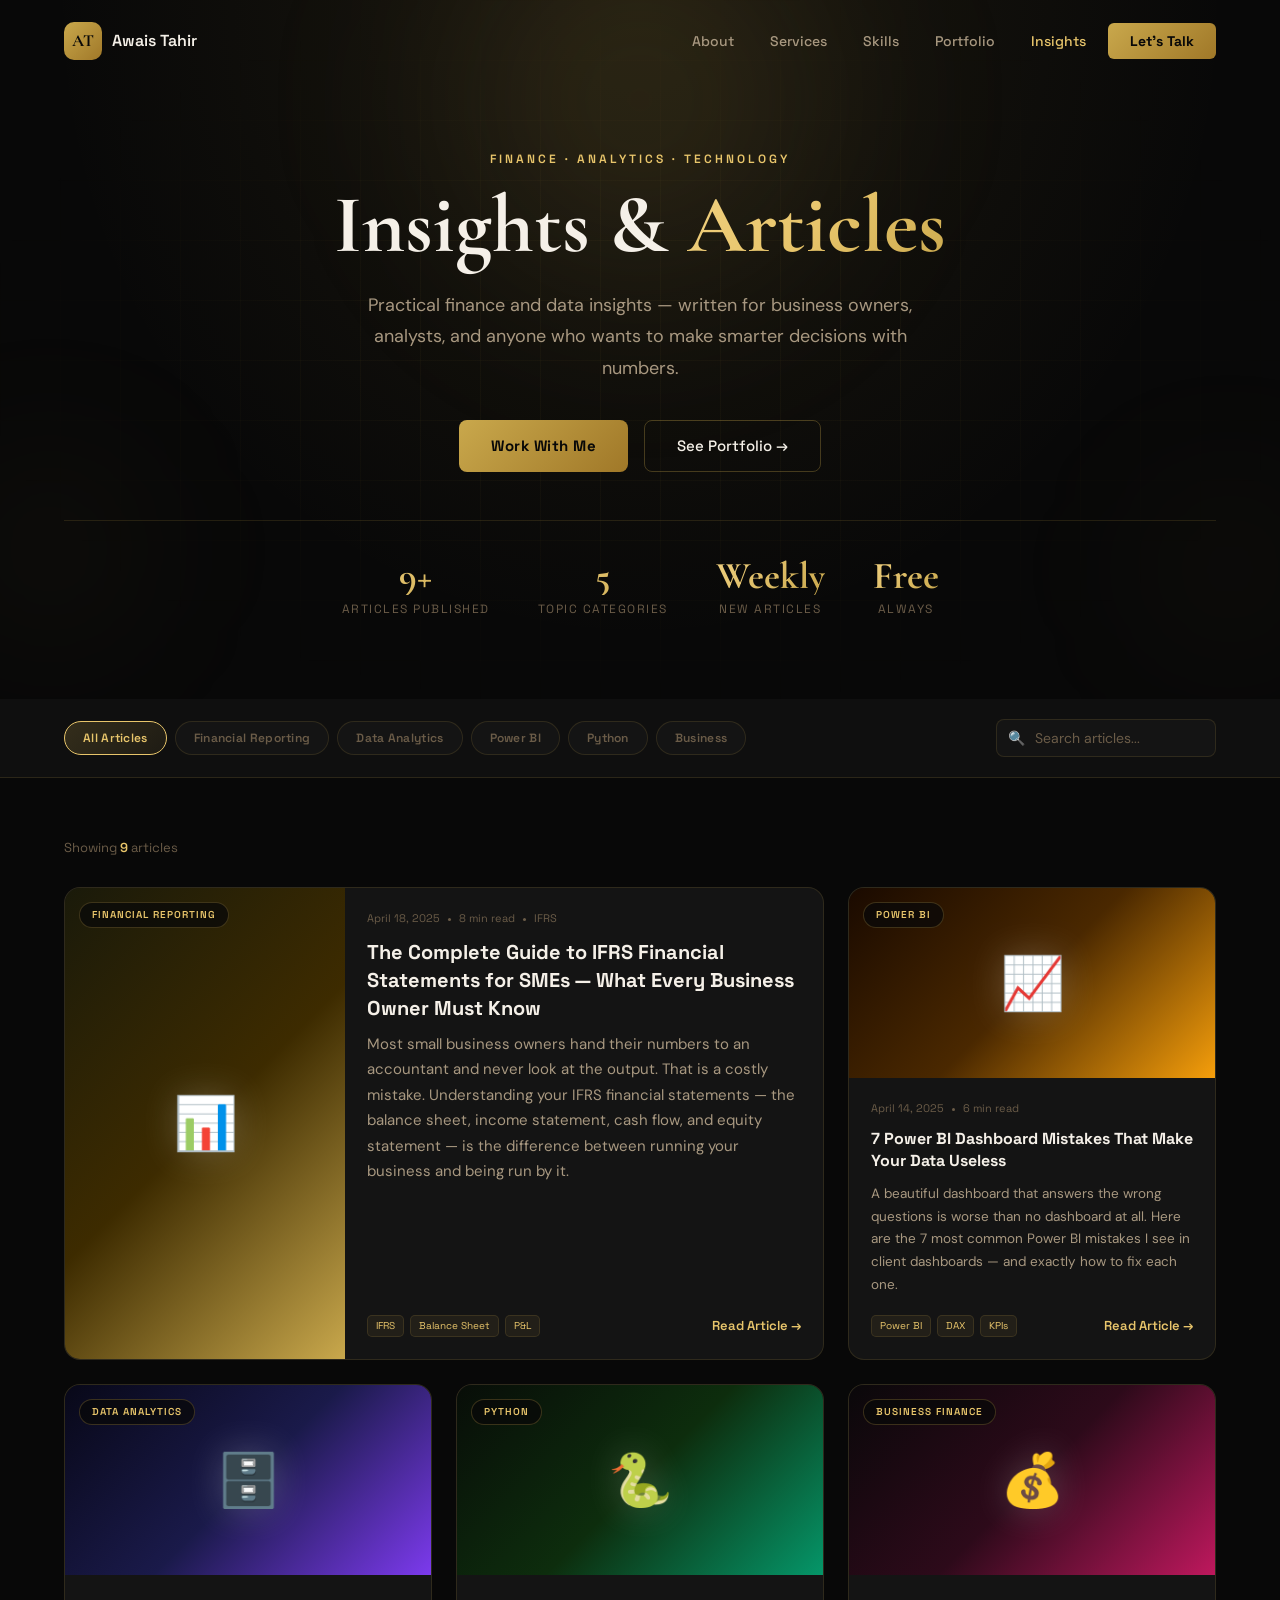
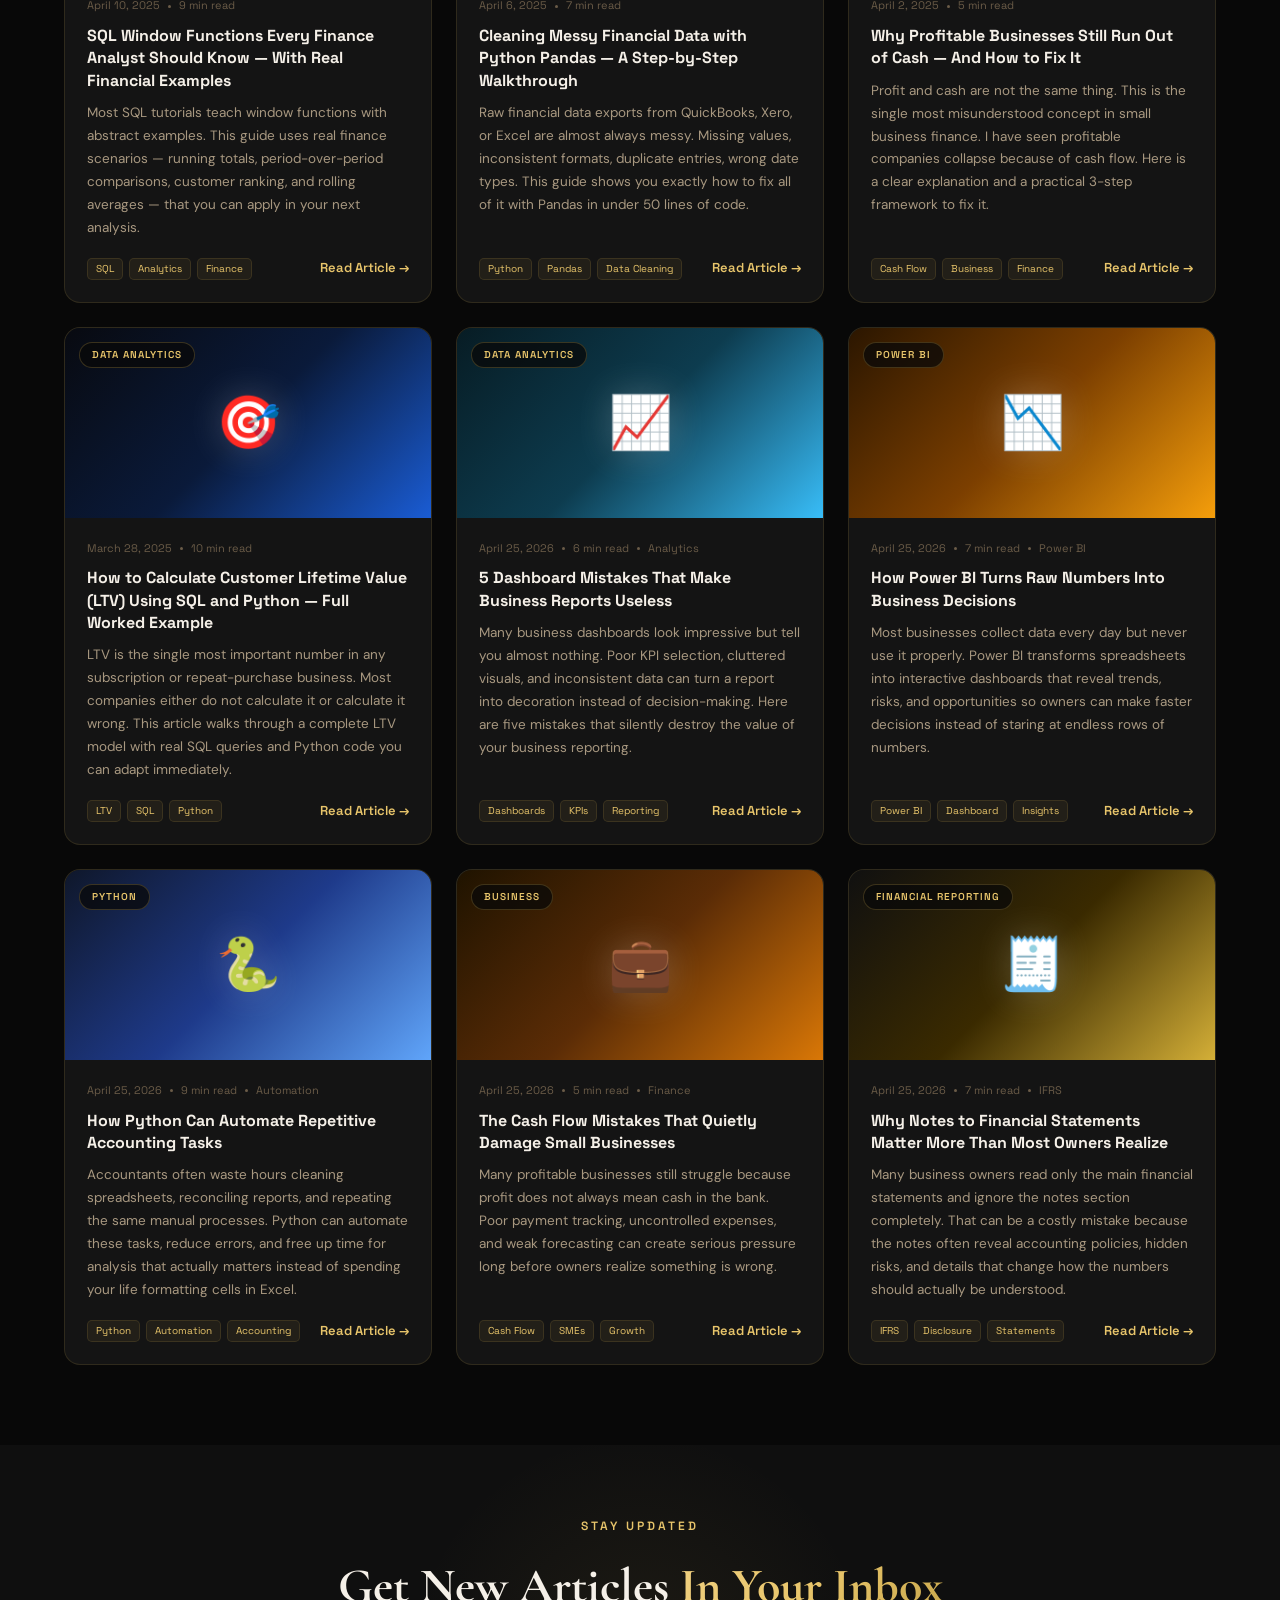
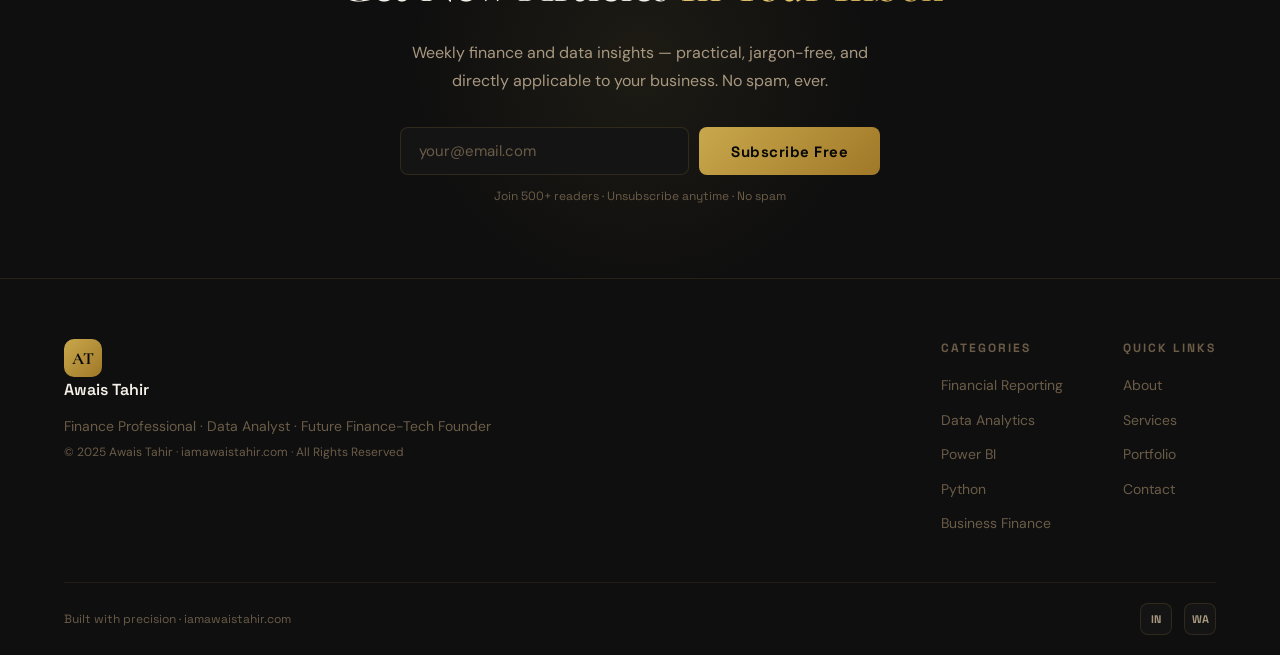
<file: insights.html>
<!DOCTYPE html>
<html lang="en">
<head>
  <!-- Google tag (gtag.js) -->
<script async src="https://www.googletagmanager.com/gtag/js?id=G-KKZN3L73HQ"></script>
<script>
  window.dataLayer = window.dataLayer || [];
  function gtag(){dataLayer.push(arguments);}
  gtag('js', new Date());

  gtag('config', 'G-KKZN3L73HQ');
</script>
  <meta charset="UTF-8" />
  <meta name="viewport" content="width=device-width, initial-scale=1.0" />
  <title>Insights | Awais Tahir — Finance & Data Analytics Blog</title>
  <meta name="description" content="Finance, data analytics, Power BI, Python, and business intelligence articles by Awais Tahir." />
  <meta name="author" content="Awais Tahir" />
  <link rel="preconnect" href="https://fonts.googleapis.com" />
  <link rel="preconnect" href="https://fonts.gstatic.com" crossorigin />
  <link href="https://fonts.googleapis.com/css2?family=Cormorant+Garamond:wght@300;400;500;600;700&family=DM+Sans:wght@300;400;500;600&family=Space+Grotesk:wght@400;500;600;700&display=swap" rel="stylesheet" />
  <link rel="stylesheet" href="style.css" />
  <style>
    .ins-hero{padding:150px 0 80px;position:relative;overflow:hidden;text-align:center;background:radial-gradient(ellipse at 50% 0%,rgba(201,168,76,.1) 0%,transparent 65%)}
    .ins-hero::before{content:'';position:absolute;inset:0;background-image:linear-gradient(rgba(201,168,76,.04) 1px,transparent 1px),linear-gradient(90deg,rgba(201,168,76,.04) 1px,transparent 1px);background-size:60px 60px;mask-image:radial-gradient(ellipse at center,black 30%,transparent 75%)}
    .ins-orb{position:absolute;border-radius:50%;filter:blur(80px);pointer-events:none}
    .ins-orb-1{width:600px;height:600px;top:-200px;left:50%;transform:translateX(-50%);background:radial-gradient(circle,rgba(201,168,76,.14) 0%,transparent 65%)}
    .ins-orb-2{width:300px;height:300px;bottom:0;left:-100px;background:radial-gradient(circle,rgba(201,168,76,.07) 0%,transparent 65%)}
    .ins-orb-3{width:260px;height:260px;bottom:0;right:-80px;background:radial-gradient(circle,rgba(201,168,76,.07) 0%,transparent 65%)}
    .ins-hero .container{position:relative;z-index:2}
    .ins-hero-title{font-family:var(--font-display);font-size:clamp(48px,7vw,82px);font-weight:700;line-height:1.08;margin-bottom:20px;color:var(--text-1)}
    .ins-hero-sub{font-size:18px;color:var(--text-2);max-width:560px;margin:0 auto 36px;line-height:1.75}
    .ins-stats{display:flex;justify-content:center;gap:48px;flex-wrap:wrap;margin-top:48px;padding-top:36px;border-top:1px solid var(--border)}
    .ins-stat{text-align:center}
    .ins-stat-num{font-family:var(--font-display);font-size:38px;font-weight:700;background:linear-gradient(135deg,#f0d080,#c9a84c);-webkit-background-clip:text;-webkit-text-fill-color:transparent;background-clip:text;line-height:1}
    .ins-stat-label{font-family:var(--font-ui);font-size:12px;color:var(--text-3);text-transform:uppercase;letter-spacing:1.5px;margin-top:5px}
    .ins-controls{padding:20px 0;background:var(--navy-2);border-bottom:1px solid var(--border);position:sticky;top:72px;z-index:90}
    .ins-controls-inner{display:flex;align-items:center;justify-content:space-between;gap:20px;flex-wrap:wrap}
    .ins-filter-tabs{display:flex;gap:8px;flex-wrap:wrap}
    .ins-filter-btn{padding:8px 18px;border-radius:100px;font-family:var(--font-ui);font-size:12px;font-weight:600;border:1px solid var(--border);background:var(--navy-3);color:var(--text-3);cursor:pointer;transition:all .2s;letter-spacing:.3px}
    .ins-filter-btn:hover{color:var(--text-2);border-color:rgba(201,168,76,.3)}
    .ins-filter-btn.active{background:linear-gradient(135deg,rgba(201,168,76,.2),rgba(201,168,76,.08));border-color:var(--blue-light);color:var(--blue-light)}
    .ins-search-wrap{position:relative}
    .ins-search{background:var(--navy-3);border:1px solid var(--border);border-radius:8px;padding:9px 16px 9px 38px;color:var(--text-1);font-family:var(--font-body);font-size:14px;outline:none;width:220px;transition:border-color .2s}
    .ins-search:focus{border-color:var(--blue-light)}
    .ins-search::placeholder{color:var(--text-3)}
    .ins-search-icon{position:absolute;left:12px;top:50%;transform:translateY(-50%);font-size:14px;color:var(--text-3);pointer-events:none}
    .ins-grid-section{padding:60px 0 80px}
    .ins-results-label{font-family:var(--font-ui);font-size:13px;color:var(--text-3);margin-bottom:28px}
    .ins-results-label span{color:var(--blue-light);font-weight:600}
    .ins-grid{display:grid;grid-template-columns:repeat(3,1fr);gap:24px}
    .ins-card{background:var(--navy-3);border:1px solid var(--border);border-radius:var(--radius);overflow:hidden;transition:all .35s ease;display:flex;flex-direction:column}
    .ins-card:hover{transform:translateY(-6px);border-color:rgba(201,168,76,.3);box-shadow:0 20px 60px rgba(201,168,76,.08)}
    .ins-card-img{height:190px;display:flex;align-items:center;justify-content:center;position:relative;overflow:hidden;flex-shrink:0}
    .ins-cat-badge{position:absolute;top:14px;left:14px;background:rgba(8,8,8,.75);border:1px solid rgba(201,168,76,.25);border-radius:100px;font-family:var(--font-ui);font-size:10px;font-weight:600;padding:4px 12px;text-transform:uppercase;letter-spacing:1px;color:var(--blue-light)}
    .ins-card-emoji{font-size:52px;filter:drop-shadow(0 0 18px rgba(255,255,255,.2))}
    .ins-card-body{padding:22px;flex:1;display:flex;flex-direction:column}
    .ins-meta{display:flex;gap:8px;align-items:center;font-family:var(--font-ui);font-size:11px;color:var(--text-3);margin-bottom:10px}
    .ins-meta-dot{width:3px;height:3px;border-radius:50%;background:var(--text-3)}
    .ins-card-title{font-family:var(--font-ui);font-weight:700;font-size:16px;line-height:1.4;color:var(--text-1);margin-bottom:10px}
    .ins-card-excerpt{font-size:13.5px;color:var(--text-2);line-height:1.7;margin-bottom:18px;flex:1}
    .ins-card-footer{display:flex;align-items:center;justify-content:space-between;margin-top:auto}
    .ins-card-tags{display:flex;gap:6px;flex-wrap:wrap}
    .ins-tag{font-size:10px;padding:2px 8px;border-radius:5px;background:rgba(201,168,76,.08);color:var(--blue-light);font-family:var(--font-ui);border:1px solid var(--border)}
    .ins-read-link{font-family:var(--font-ui);font-size:13px;font-weight:600;color:var(--blue-light);text-decoration:none;white-space:nowrap;transition:gap .2s;display:inline-flex;align-items:center;gap:4px}
    .ins-read-link:hover{gap:8px}
    .ins-card.featured{grid-column:span 2;flex-direction:row}
    .ins-card.featured .ins-card-img{height:auto;min-height:260px;width:280px;flex-shrink:0}
    .ins-card.featured .ins-card-title{font-size:20px}
    .ins-card.featured .ins-card-excerpt{font-size:15px}
    .ins-no-results{text-align:center;padding:60px 20px;color:var(--text-3);font-family:var(--font-ui);font-size:16px;grid-column:1/-1;display:none}
    .ins-no-results.show{display:block}
    .ins-load-more{text-align:center;margin-top:52px}
    .ins-newsletter{padding:72px 0;background:var(--navy-2);text-align:center;position:relative;overflow:hidden}
    .ins-newsletter-orb{position:absolute;width:500px;height:500px;left:50%;top:50%;transform:translate(-50%,-50%);background:radial-gradient(circle,rgba(201,168,76,.08) 0%,transparent 65%);pointer-events:none}
    .ins-newsletter .container{position:relative;z-index:2}
    .ins-newsletter-title{font-family:var(--font-display);font-size:clamp(30px,4vw,48px);font-weight:700;color:var(--text-1);margin-bottom:14px}
    .ins-newsletter-desc{font-size:16px;color:var(--text-2);max-width:480px;margin:0 auto 32px;line-height:1.75}
    .ins-newsletter-form{display:flex;gap:10px;justify-content:center;flex-wrap:wrap;max-width:480px;margin:0 auto}
    .ins-newsletter-input{flex:1;min-width:220px;background:var(--navy-3);border:1px solid var(--border);border-radius:8px;padding:13px 18px;color:var(--text-1);font-family:var(--font-body);font-size:15px;outline:none;transition:border-color .2s}
    .ins-newsletter-input:focus{border-color:var(--blue-light)}
    .ins-newsletter-input::placeholder{color:var(--text-3)}
    .ins-newsletter-note{font-size:12px;color:var(--text-3);margin-top:12px;font-family:var(--font-ui)}
    @media(max-width:960px){.ins-grid{grid-template-columns:1fr 1fr}.ins-card.featured{grid-column:span 2;flex-direction:column}.ins-card.featured .ins-card-img{width:100%;height:200px}}
    @media(max-width:640px){.ins-hero{padding:120px 0 60px}.ins-stats{gap:24px}.ins-grid{grid-template-columns:1fr}.ins-card.featured{grid-column:span 1}.ins-controls-inner{flex-direction:column;align-items:flex-start}.ins-search{width:100%}}
  </style>
</head>
<body>

<nav id="navbar">
  <div class="nav-inner">
    <a href="index.html" class="nav-logo">
      <span class="logo-at">AT</span>
      <span class="logo-name">Awais Tahir</span>
    </a>
    <ul class="nav-links">
      <li><a href="about.html">About</a></li>
      <li><a href="services.html">Services</a></li>
      <li><a href="skills.html">Skills</a></li>
      <li><a href="portfolio.html">Portfolio</a></li>
      <li><a href="insights.html" style="color:var(--blue-light)">Insights</a></li>
      <li><a href="index.html#contact" class="nav-cta">Let's Talk</a></li>
    </ul>
    <button class="hamburger" id="hamburger" aria-label="Menu"><span></span><span></span><span></span></button>
  </div>
</nav>
<div class="mobile-menu" id="mobileMenu">
  <ul>
    <li><a href="about.html" onclick="closeMobile()">About</a></li>
    <li><a href="services.html" onclick="closeMobile()">Services</a></li>
    <li><a href="skills.html" onclick="closeMobile()">Skills</a></li>
    <li><a href="portfolio.html" onclick="closeMobile()">Portfolio</a></li>
    <li><a href="insights.html" onclick="closeMobile()">Insights</a></li>
    <li><a href="index.html#contact" onclick="closeMobile()">Contact</a></li>
  </ul>
</div>

<section class="ins-hero">
  <div class="ins-orb ins-orb-1"></div>
  <div class="ins-orb ins-orb-2"></div>
  <div class="ins-orb ins-orb-3"></div>
  <div class="container">
    <div class="section-label reveal-up">Finance · Analytics · Technology</div>
    <h1 class="ins-hero-title reveal-up" style="animation-delay:.1s">Insights &amp; <span class="gradient-text">Articles</span></h1>
    <p class="ins-hero-sub reveal-up" style="animation-delay:.2s">Practical finance and data insights — written for business owners, analysts, and anyone who wants to make smarter decisions with numbers.</p>
    <div class="hero-actions reveal-up" style="animation-delay:.3s;justify-content:center;">
      <a href="index.html#contact" class="btn-primary">Work With Me</a>
      <a href="portfolio.html" class="btn-ghost">See Portfolio →</a>
    </div>
    <div class="ins-stats reveal-up" style="animation-delay:.45s">
      <div class="ins-stat"><div class="ins-stat-num">9+</div><div class="ins-stat-label">Articles Published</div></div>
      <div class="ins-stat"><div class="ins-stat-num">5</div><div class="ins-stat-label">Topic Categories</div></div>
      <div class="ins-stat"><div class="ins-stat-num">Weekly</div><div class="ins-stat-label">New Articles</div></div>
      <div class="ins-stat"><div class="ins-stat-num">Free</div><div class="ins-stat-label">Always</div></div>
    </div>
  </div>
</section>

<div class="ins-controls">
  <div class="container">
    <div class="ins-controls-inner">
      <div class="ins-filter-tabs">
        <button class="ins-filter-btn active" data-filter="all">All Articles</button>
        <button class="ins-filter-btn" data-filter="financial-reporting">Financial Reporting</button>
        <button class="ins-filter-btn" data-filter="data-analytics">Data Analytics</button>
        <button class="ins-filter-btn" data-filter="power-bi">Power BI</button>
        <button class="ins-filter-btn" data-filter="python">Python</button>
        <button class="ins-filter-btn" data-filter="business">Business</button>
      </div>
      <div class="ins-search-wrap">
        <span class="ins-search-icon">🔍</span>
        <input type="text" class="ins-search" id="insSearch" placeholder="Search articles..." />
      </div>
    </div>
  </div>
</div>

<section class="ins-grid-section">
  <div class="container">
    <div class="ins-results-label">Showing <span id="resultCount">9</span> articles</div>

    <div class="ins-grid" id="insGrid">

      <!--
      ╔══════════════════════════════════════════════════╗
      ║  HOW TO ADD A NEW BLOG — step by step:          ║
      ║  1. Copy any <article class="ins-card"> block   ║
      ║  2. Change data-category to match a filter tab  ║
      ║     Options: financial-reporting / data-analytics║
      ║              power-bi / python / business        ║
      ║  3. Change data-title to keywords for search    ║
      ║  4. Update gradient in style="" on ins-card-img ║
      ║  5. Update ins-cat-badge text                   ║
      ║  6. Update ins-card-emoji                       ║
      ║  7. Update ins-date and ins-read-time           ║
      ║  8. Update ins-card-title                       ║
      ║  9. Update ins-card-excerpt                     ║
      ║  10. Update href on ins-read-link               ║
      ║      → point to blog-[your-slug].html           ║
      ║  ADD NEW BLOGS AT THE BOTTOM OF THIS LIST       ║
      ╚══════════════════════════════════════════════════╝
      -->

      <!-- BLOG 01 — Featured (spans 2 columns) -->
      <article class="ins-card featured scroll-reveal"
               data-category="financial-reporting"
               data-title="ifrs financial statements guide sme">
        <div class="ins-card-img" style="background:linear-gradient(135deg,#1a1a0a 0%,#3d2b00 50%,#c9a84c 100%)">
          <div class="ins-cat-badge">Financial Reporting</div>
          <div class="ins-card-emoji">📊</div>
        </div>
        <div class="ins-card-body">
          <div class="ins-meta">
            <span class="ins-date">April 18, 2025</span>
            <div class="ins-meta-dot"></div>
            <span class="ins-read-time">8 min read</span>
            <div class="ins-meta-dot"></div>
            <span>IFRS</span>
          </div>
          <h2 class="ins-card-title">The Complete Guide to IFRS Financial Statements for SMEs — What Every Business Owner Must Know</h2>
          <p class="ins-card-excerpt">Most small business owners hand their numbers to an accountant and never look at the output. That is a costly mistake. Understanding your IFRS financial statements — the balance sheet, income statement, cash flow, and equity statement — is the difference between running your business and being run by it.</p>
          <div class="ins-card-footer">
            <div class="ins-card-tags">
              <span class="ins-tag">IFRS</span>
              <span class="ins-tag">Balance Sheet</span>
              <span class="ins-tag">P&L</span>
            </div>
            <a href="Blogs/blog-ifrs-financial-statements.html" class="ins-read-link">Read Article →</a>
          </div>
        </div>
      </article>

      <!-- BLOG 02 -->
      <article class="ins-card scroll-reveal" style="transition-delay:.08s"
               data-category="power-bi"
               data-title="power bi dashboard mistakes kpi design">
        <div class="ins-card-img" style="background:linear-gradient(135deg,#1a0a00 0%,#4a2800 50%,#f59e0b 100%)">
          <div class="ins-cat-badge">Power BI</div>
          <div class="ins-card-emoji">📈</div>
        </div>
        <div class="ins-card-body">
          <div class="ins-meta">
            <span class="ins-date">April 14, 2025</span>
            <div class="ins-meta-dot"></div>
            <span class="ins-read-time">6 min read</span>
          </div>
          <h2 class="ins-card-title">7 Power BI Dashboard Mistakes That Make Your Data Useless</h2>
          <p class="ins-card-excerpt">A beautiful dashboard that answers the wrong questions is worse than no dashboard at all. Here are the 7 most common Power BI mistakes I see in client dashboards — and exactly how to fix each one.</p>
          <div class="ins-card-footer">
            <div class="ins-card-tags"><span class="ins-tag">Power BI</span><span class="ins-tag">DAX</span><span class="ins-tag">KPIs</span></div>
            <a href="Blogs/blog-power-bi-mistakes.html" class="ins-read-link">Read Article →</a>
          </div>
        </div>
      </article>

      <!-- BLOG 03 -->
      <article class="ins-card scroll-reveal" style="transition-delay:.16s"
               data-category="data-analytics"
               data-title="sql window functions finance analyst examples">
        <div class="ins-card-img" style="background:linear-gradient(135deg,#080818 0%,#1a1a4a 50%,#7c3aed 100%)">
          <div class="ins-cat-badge">Data Analytics</div>
          <div class="ins-card-emoji">🗄️</div>
        </div>
        <div class="ins-card-body">
          <div class="ins-meta">
            <span class="ins-date">April 10, 2025</span>
            <div class="ins-meta-dot"></div>
            <span class="ins-read-time">9 min read</span>
          </div>
          <h2 class="ins-card-title">SQL Window Functions Every Finance Analyst Should Know — With Real Financial Examples</h2>
          <p class="ins-card-excerpt">Most SQL tutorials teach window functions with abstract examples. This guide uses real finance scenarios — running totals, period-over-period comparisons, customer ranking, and rolling averages — that you can apply in your next analysis.</p>
          <div class="ins-card-footer">
            <div class="ins-card-tags"><span class="ins-tag">SQL</span><span class="ins-tag">Analytics</span><span class="ins-tag">Finance</span></div>
            <a href="Blogs/blog-sql-window-functions.html" class="ins-read-link">Read Article →</a>
          </div>
        </div>
      </article>

      <!-- BLOG 04 -->
      <article class="ins-card scroll-reveal" style="transition-delay:.24s"
               data-category="python"
               data-title="python pandas financial data cleaning quickbooks xero">
        <div class="ins-card-img" style="background:linear-gradient(135deg,#080d08 0%,#0d2d0d 50%,#059669 100%)">
          <div class="ins-cat-badge">Python</div>
          <div class="ins-card-emoji">🐍</div>
        </div>
        <div class="ins-card-body">
          <div class="ins-meta">
            <span class="ins-date">April 6, 2025</span>
            <div class="ins-meta-dot"></div>
            <span class="ins-read-time">7 min read</span>
          </div>
          <h2 class="ins-card-title">Cleaning Messy Financial Data with Python Pandas — A Step-by-Step Walkthrough</h2>
          <p class="ins-card-excerpt">Raw financial data exports from QuickBooks, Xero, or Excel are almost always messy. Missing values, inconsistent formats, duplicate entries, wrong date types. This guide shows you exactly how to fix all of it with Pandas in under 50 lines of code.</p>
          <div class="ins-card-footer">
            <div class="ins-card-tags"><span class="ins-tag">Python</span><span class="ins-tag">Pandas</span><span class="ins-tag">Data Cleaning</span></div>
            <a href="Blogs/blog-pandas-financial-data.html" class="ins-read-link">Read Article →</a>
          </div>
        </div>
      </article>

      <!-- BLOG 05 -->
      <article class="ins-card scroll-reveal" style="transition-delay:.32s"
               data-category="business"
               data-title="cash flow management profitable business runs out of cash">
        <div class="ins-card-img" style="background:linear-gradient(135deg,#0a080a 0%,#2d0a1a 50%,#be185d 100%)">
          <div class="ins-cat-badge">Business Finance</div>
          <div class="ins-card-emoji">💰</div>
        </div>
        <div class="ins-card-body">
          <div class="ins-meta">
            <span class="ins-date">April 2, 2025</span>
            <div class="ins-meta-dot"></div>
            <span class="ins-read-time">5 min read</span>
          </div>
          <h2 class="ins-card-title">Why Profitable Businesses Still Run Out of Cash — And How to Fix It</h2>
          <p class="ins-card-excerpt">Profit and cash are not the same thing. This is the single most misunderstood concept in small business finance. I have seen profitable companies collapse because of cash flow. Here is a clear explanation and a practical 3-step framework to fix it.</p>
          <div class="ins-card-footer">
            <div class="ins-card-tags"><span class="ins-tag">Cash Flow</span><span class="ins-tag">Business</span><span class="ins-tag">Finance</span></div>
            <a href="Blogs/blog-cash-flow-management.html" class="ins-read-link">Read Article →</a>
          </div>
        </div>
      </article>

      <!-- BLOG 06 -->
      <article class="ins-card scroll-reveal" style="transition-delay:.4s"
               data-category="data-analytics"
               data-title="customer lifetime value ltv sql python calculation">
        <div class="ins-card-img" style="background:linear-gradient(135deg,#080a10 0%,#0a1a3a 50%,#1a5cd4 100%)">
          <div class="ins-cat-badge">Data Analytics</div>
          <div class="ins-card-emoji">🎯</div>
        </div>
        <div class="ins-card-body">
          <div class="ins-meta">
            <span class="ins-date">March 28, 2025</span>
            <div class="ins-meta-dot"></div>
            <span class="ins-read-time">10 min read</span>
          </div>
          <h2 class="ins-card-title">How to Calculate Customer Lifetime Value (LTV) Using SQL and Python — Full Worked Example</h2>
          <p class="ins-card-excerpt">LTV is the single most important number in any subscription or repeat-purchase business. Most companies either do not calculate it or calculate it wrong. This article walks through a complete LTV model with real SQL queries and Python code you can adapt immediately.</p>
          <div class="ins-card-footer">
            <div class="ins-card-tags"><span class="ins-tag">LTV</span><span class="ins-tag">SQL</span><span class="ins-tag">Python</span></div>
            <a href="Blogs/blog-customer-lifetime-value.html" class="ins-read-link">Read Article →</a>
          </div>
        </div>
      </article>
      <!-- BLOG 07 -->

      <article class="ins-card scroll-reveal"
         data-category="data-analytics"
         data-title="data analytics dashboard mistakes business owners">
  <div class="ins-card-img" style="background:linear-gradient(135deg,#071c24 0%,#0d3c4f 50%,#38bdf8 100%)">
    <div class="ins-cat-badge">Data Analytics</div>
    <div class="ins-card-emoji">📈</div>
  </div>
  <div class="ins-card-body">
    <div class="ins-meta">
      <span class="ins-date">April 25, 2026</span>
      <div class="ins-meta-dot"></div>
      <span class="ins-read-time">6 min read</span>
      <div class="ins-meta-dot"></div>
      <span>Analytics</span>
    </div>

    <h2 class="ins-card-title">
      5 Dashboard Mistakes That Make Business Reports Useless
    </h2>

    <p class="ins-card-excerpt">
      Many business dashboards look impressive but tell you almost nothing.
      Poor KPI selection, cluttered visuals, and inconsistent data can turn a
      report into decoration instead of decision-making. Here are five mistakes
      that silently destroy the value of your business reporting.
    </p>

    <div class="ins-card-footer">
      <div class="ins-card-tags">
        <span class="ins-tag">Dashboards</span>
        <span class="ins-tag">KPIs</span>
        <span class="ins-tag">Reporting</span>
      </div>
      <a href="Blogs/blog-dashboard-mistakes.html" class="ins-read-link">
        Read Article →
      </a>
    </div>
  </div>
</article>
      <!-- BLOG 08 -->

      <article class="ins-card scroll-reveal"
         data-category="power-bi"
         data-title="power bi dashboards small business reporting">
  <div class="ins-card-img" style="background:linear-gradient(135deg,#2b1600 0%,#7c3f00 50%,#f59e0b 100%)">
    <div class="ins-cat-badge">Power BI</div>
    <div class="ins-card-emoji">📉</div>
  </div>
  <div class="ins-card-body">
    <div class="ins-meta">
      <span class="ins-date">April 25, 2026</span>
      <div class="ins-meta-dot"></div>
      <span class="ins-read-time">7 min read</span>
      <div class="ins-meta-dot"></div>
      <span>Power BI</span>
    </div>

    <h2 class="ins-card-title">
      How Power BI Turns Raw Numbers Into Business Decisions
    </h2>

    <p class="ins-card-excerpt">
      Most businesses collect data every day but never use it properly.
      Power BI transforms spreadsheets into interactive dashboards that reveal
      trends, risks, and opportunities so owners can make faster decisions
      instead of staring at endless rows of numbers.
    </p>

    <div class="ins-card-footer">
      <div class="ins-card-tags">
        <span class="ins-tag">Power BI</span>
        <span class="ins-tag">Dashboard</span>
        <span class="ins-tag">Insights</span>
      </div>
      <a href="Blogs/blog-powerbi-business-decisions.html" class="ins-read-link">
        Read Article →
      </a>
    </div>
  </div>
</article>
      <!-- BLOG 09 -->

      <article class="ins-card scroll-reveal"
         data-category="python"
         data-title="python automation accounting finance workflows">
  <div class="ins-card-img" style="background:linear-gradient(135deg,#0f172a 0%,#1e3a8a 50%,#60a5fa 100%)">
    <div class="ins-cat-badge">Python</div>
    <div class="ins-card-emoji">🐍</div>
  </div>
  <div class="ins-card-body">
    <div class="ins-meta">
      <span class="ins-date">April 25, 2026</span>
      <div class="ins-meta-dot"></div>
      <span class="ins-read-time">9 min read</span>
      <div class="ins-meta-dot"></div>
      <span>Automation</span>
    </div>

    <h2 class="ins-card-title">
      How Python Can Automate Repetitive Accounting Tasks
    </h2>

    <p class="ins-card-excerpt">
      Accountants often waste hours cleaning spreadsheets, reconciling reports,
      and repeating the same manual processes. Python can automate these tasks,
      reduce errors, and free up time for analysis that actually matters instead
      of spending your life formatting cells in Excel.
    </p>

    <div class="ins-card-footer">
      <div class="ins-card-tags">
        <span class="ins-tag">Python</span>
        <span class="ins-tag">Automation</span>
        <span class="ins-tag">Accounting</span>
      </div>
      <a href="Blogs/blog-python-accounting-automation.html" class="ins-read-link">
        Read Article →
      </a>
    </div>
  </div>
</article>
      <!-- BLOG 10 -->

      <article class="ins-card scroll-reveal"
         data-category="business"
         data-title="cash flow mistakes small business owners">
  <div class="ins-card-img" style="background:linear-gradient(135deg,#1f1300 0%,#5b2c06 50%,#d97706 100%)">
    <div class="ins-cat-badge">Business</div>
    <div class="ins-card-emoji">💼</div>
  </div>
  <div class="ins-card-body">
    <div class="ins-meta">
      <span class="ins-date">April 25, 2026</span>
      <div class="ins-meta-dot"></div>
      <span class="ins-read-time">5 min read</span>
      <div class="ins-meta-dot"></div>
      <span>Finance</span>
    </div>

    <h2 class="ins-card-title">
      The Cash Flow Mistakes That Quietly Damage Small Businesses
    </h2>

    <p class="ins-card-excerpt">
      Many profitable businesses still struggle because profit does not always
      mean cash in the bank. Poor payment tracking, uncontrolled expenses, and
      weak forecasting can create serious pressure long before owners realize
      something is wrong.
    </p>

    <div class="ins-card-footer">
      <div class="ins-card-tags">
        <span class="ins-tag">Cash Flow</span>
        <span class="ins-tag">SMEs</span>
        <span class="ins-tag">Growth</span>
      </div>
      <a href="Blogs/blog-cashflow-mistakes.html" class="ins-read-link">
        Read Article →
      </a>
    </div>
  </div>
</article>
      <!-- BLOG 11 -->

      <article class="ins-card scroll-reveal"
         data-category="financial-reporting"
         data-title="notes to financial statements importance">
  <div class="ins-card-img" style="background:linear-gradient(135deg,#101010 0%,#3a2a00 50%,#d4af37 100%)">
    <div class="ins-cat-badge">Financial Reporting</div>
    <div class="ins-card-emoji">🧾</div>
  </div>
  <div class="ins-card-body">
    <div class="ins-meta">
      <span class="ins-date">April 25, 2026</span>
      <div class="ins-meta-dot"></div>
      <span class="ins-read-time">7 min read</span>
      <div class="ins-meta-dot"></div>
      <span>IFRS</span>
    </div>

    <h2 class="ins-card-title">
      Why Notes to Financial Statements Matter More Than Most Owners Realize
    </h2>

    <p class="ins-card-excerpt">
      Many business owners read only the main financial statements and ignore the
      notes section completely. That can be a costly mistake because the notes
      often reveal accounting policies, hidden risks, and details that change how
      the numbers should actually be understood.
    </p>

    <div class="ins-card-footer">
      <div class="ins-card-tags">
        <span class="ins-tag">IFRS</span>
        <span class="ins-tag">Disclosure</span>
        <span class="ins-tag">Statements</span>
      </div>
      <a href="Blogs/blog-financial-statement-notes.html" class="ins-read-link">
        Read Article →
      </a>
    </div>
  </div>
</article>
      <!-- ADD NEW BLOGS HERE — copy any article block above and paste below this comment -->

      

      <div class="ins-no-results" id="noResults">No articles found. Try a different keyword or category.</div>
    </div>

    <div class="ins-load-more" id="loadMoreWrap" style="display:none">
      <button class="btn-ghost" id="loadMoreBtn" onclick="loadMore()">Load More Articles</button>
    </div>
  </div>
</section>

<section class="ins-newsletter">
  <div class="ins-newsletter-orb"></div>
  <div class="container">
    <div class="section-label scroll-reveal">Stay Updated</div>
    <h2 class="ins-newsletter-title scroll-reveal" style="transition-delay:.1s">Get New Articles <span class="gradient-text">In Your Inbox</span></h2>
    <p class="ins-newsletter-desc scroll-reveal" style="transition-delay:.2s">Weekly finance and data insights — practical, jargon-free, and directly applicable to your business. No spam, ever.</p>
    <div class="ins-newsletter-form scroll-reveal" style="transition-delay:.3s">
      <input type="email" class="ins-newsletter-input" placeholder="your@email.com" id="newsletterEmail" />
      <button class="btn-primary" onclick="subscribeNewsletter()">Subscribe Free</button>
    </div>
    <p class="ins-newsletter-note">Join 500+ readers · Unsubscribe anytime · No spam</p>
  </div>
</section>

<footer class="footer">
  <div class="container">
    <div class="footer-inner">
      <div class="footer-brand">
        <div class="footer-logo"><span class="logo-at">AT</span><span class="logo-name">Awais Tahir</span></div>
        <p class="footer-tagline">Finance Professional · Data Analyst · Future Finance-Tech Founder</p>
        <p class="footer-copy">© 2025 Awais Tahir · iamawaistahir.com · All Rights Reserved</p>
      </div>
      <div class="footer-links">
        <div class="fl-col">
          <div class="fl-title">Categories</div>
          <a href="#" onclick="filterByCategory('financial-reporting');return false;">Financial Reporting</a>
          <a href="#" onclick="filterByCategory('data-analytics');return false;">Data Analytics</a>
          <a href="#" onclick="filterByCategory('power-bi');return false;">Power BI</a>
          <a href="#" onclick="filterByCategory('python');return false;">Python</a>
          <a href="#" onclick="filterByCategory('business');return false;">Business Finance</a>
        </div>
        <div class="fl-col">
          <div class="fl-title">Quick Links</div>
          <a href="about.html">About</a>
          <a href="services.html">Services</a>
          <a href="portfolio.html">Portfolio</a>
          <a href="index.html#contact">Contact</a>
        </div>
      </div>
    </div>
    <div class="footer-bottom">
      <span>Built with precision · iamawaistahir.com</span>
      <div class="footer-socials">
        <a href="https://www.linkedin.com/in/iamawais1628/" target="_blank" aria-label="LinkedIn">in</a>
        <a href="https://wa.me/923000889402" target="_blank" aria-label="WhatsApp">wa</a>
      </div>
    </div>
  </div>
</footer>

<button class="scroll-top" id="scrollTop" onclick="window.scrollTo({top:0,behavior:'smooth'})" aria-label="Scroll to top">↑</button>

<script>
  const navbar = document.getElementById('navbar');
  window.addEventListener('scroll', () => {
    navbar.classList.toggle('scrolled', window.scrollY > 40);
    document.getElementById('scrollTop').classList.toggle('visible', window.scrollY > 400);
  });
  const hamburger = document.getElementById('hamburger');
  const mobileMenu = document.getElementById('mobileMenu');
  hamburger.addEventListener('click', () => {
    mobileMenu.classList.toggle('open');
    const spans = hamburger.querySelectorAll('span');
    if (mobileMenu.classList.contains('open')) {
      spans[0].style.transform='rotate(45deg) translate(5px,5px)';
      spans[1].style.opacity='0';
      spans[2].style.transform='rotate(-45deg) translate(5px,-5px)';
    } else { spans.forEach(s=>{s.style.transform='';s.style.opacity='';}); }
  });
  function closeMobile(){mobileMenu.classList.remove('open');hamburger.querySelectorAll('span').forEach(s=>{s.style.transform='';s.style.opacity='';}); }

  const obs = new IntersectionObserver((entries) => {
    entries.forEach(e => { if (e.isIntersecting) e.target.classList.add('visible'); });
  }, { threshold: 0.08, rootMargin: '0px 0px -40px 0px' });
  document.querySelectorAll('.scroll-reveal').forEach(el => obs.observe(el));
  document.querySelectorAll('.reveal-up').forEach((el,i) => { if (!el.style.animationDelay) el.style.animationDelay=(i*0.1)+'s'; });

  let activeFilter = 'all';
  let searchQuery  = '';
  const cards     = document.querySelectorAll('.ins-card[data-category]');
  const noResults = document.getElementById('noResults');
  const countEl   = document.getElementById('resultCount');

  function applyFilters() {
    let visible = 0;
    cards.forEach(card => {
      const cat    = card.dataset.category || '';
      const title  = card.querySelector('.ins-card-title')?.textContent.toLowerCase() || '';
      const exerpt = card.querySelector('.ins-card-excerpt')?.textContent.toLowerCase() || '';
      const dtitle = (card.dataset.title || '').toLowerCase();
      const matchesCat    = activeFilter === 'all' || cat === activeFilter;
      const matchesSearch = searchQuery === '' || title.includes(searchQuery) || exerpt.includes(searchQuery) || dtitle.includes(searchQuery);
      if (matchesCat && matchesSearch) { card.style.display = ''; visible++; }
      else { card.style.display = 'none'; }
    });
    countEl.textContent = visible;
    noResults.classList.toggle('show', visible === 0);
  }

  document.querySelectorAll('.ins-filter-btn').forEach(btn => {
    btn.addEventListener('click', () => {
      document.querySelectorAll('.ins-filter-btn').forEach(b => b.classList.remove('active'));
      btn.classList.add('active');
      activeFilter = btn.dataset.filter;
      applyFilters();
    });
  });

  document.getElementById('insSearch').addEventListener('input', (e) => {
    searchQuery = e.target.value.toLowerCase().trim();
    applyFilters();
  });

  function filterByCategory(cat) {
    document.querySelectorAll('.ins-filter-btn').forEach(b => b.classList.toggle('active', b.dataset.filter === cat));
    activeFilter = cat; applyFilters();
    window.scrollTo({ top: document.querySelector('.ins-controls').offsetTop - 80, behavior: 'smooth' });
  }

  function subscribeNewsletter() {
    const input = document.getElementById('newsletterEmail');
    const email = input.value.trim();
    if (!email || !email.includes('@')) { input.style.borderColor = '#f97316'; return; }
    input.style.borderColor = '';
    alert("Thank you for subscribing! You'll receive the next article in your inbox.");
    input.value = '';
  }

  function loadMore() {
    document.querySelectorAll('.hidden-blog').forEach(el => el.classList.remove('hidden-blog'));
    document.getElementById('loadMoreWrap').style.display = 'none';
    applyFilters();
  }
</script>
</body>
</html>
</file>
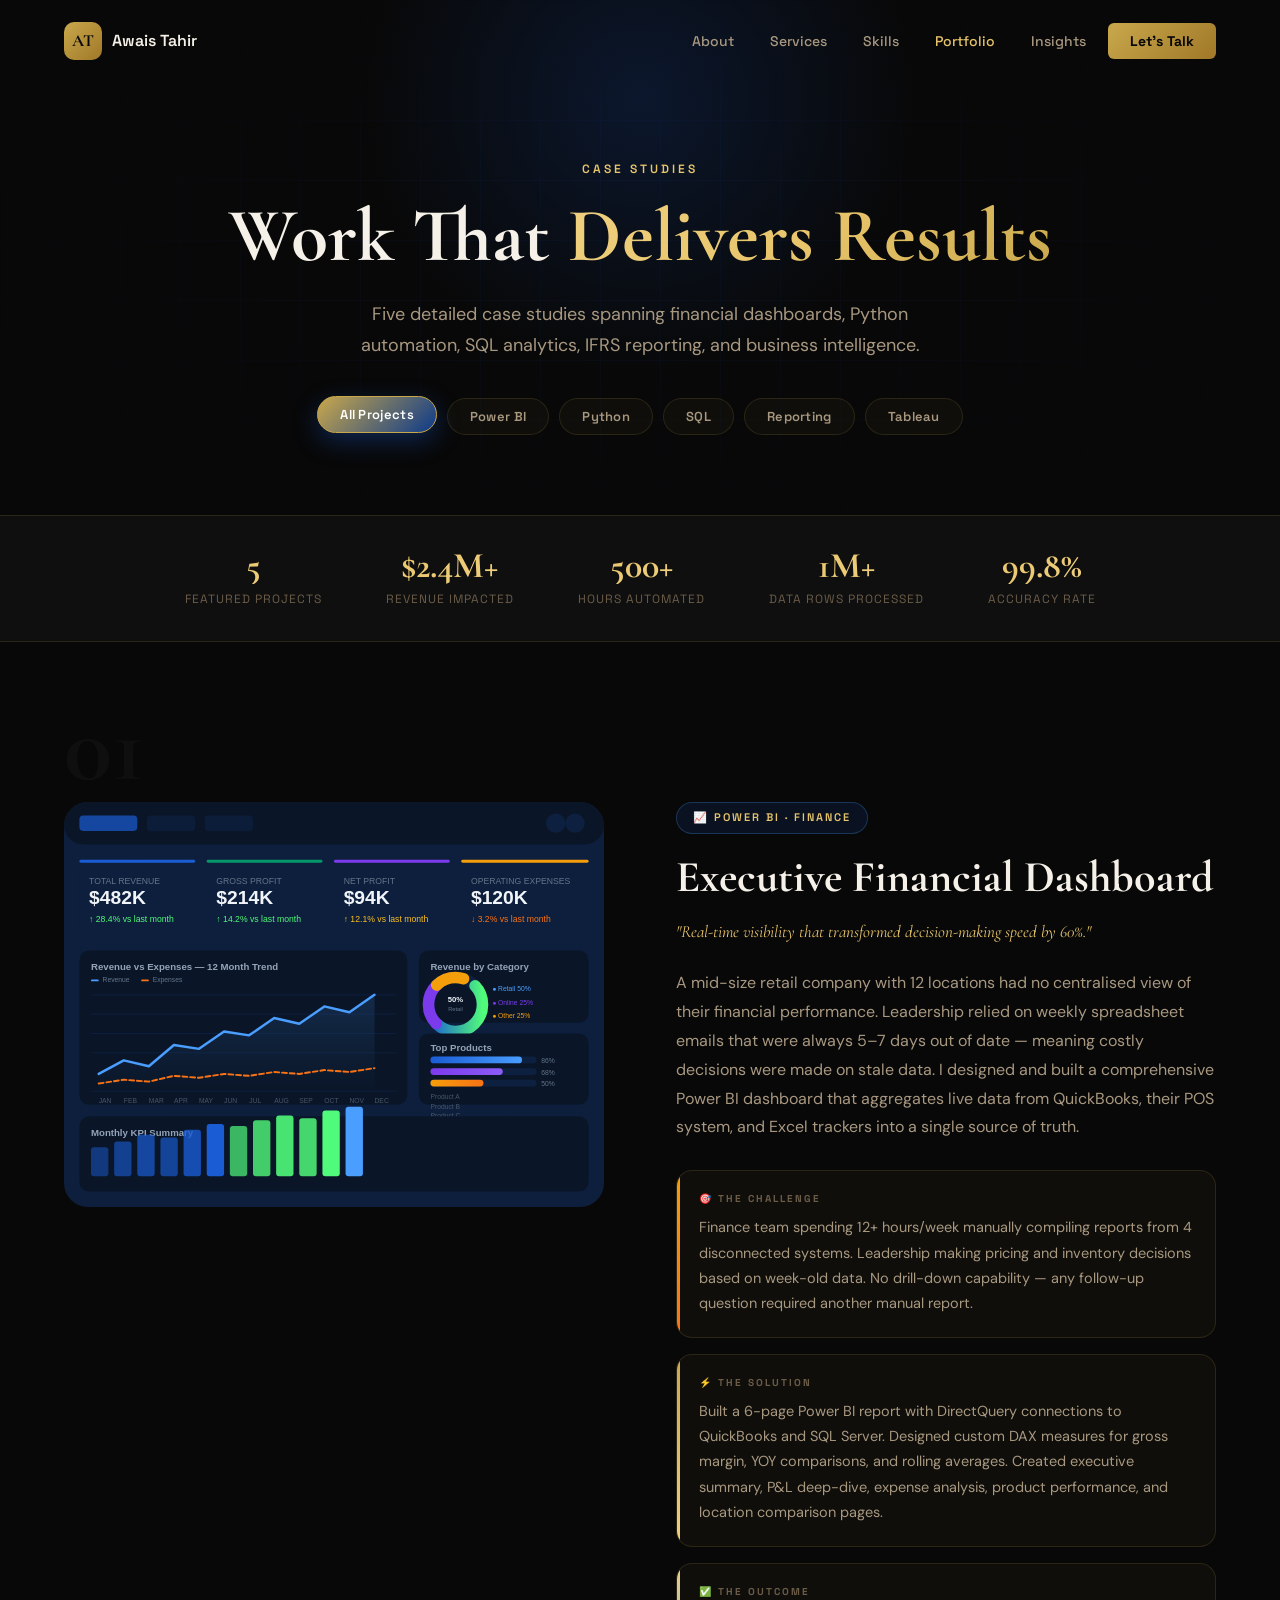
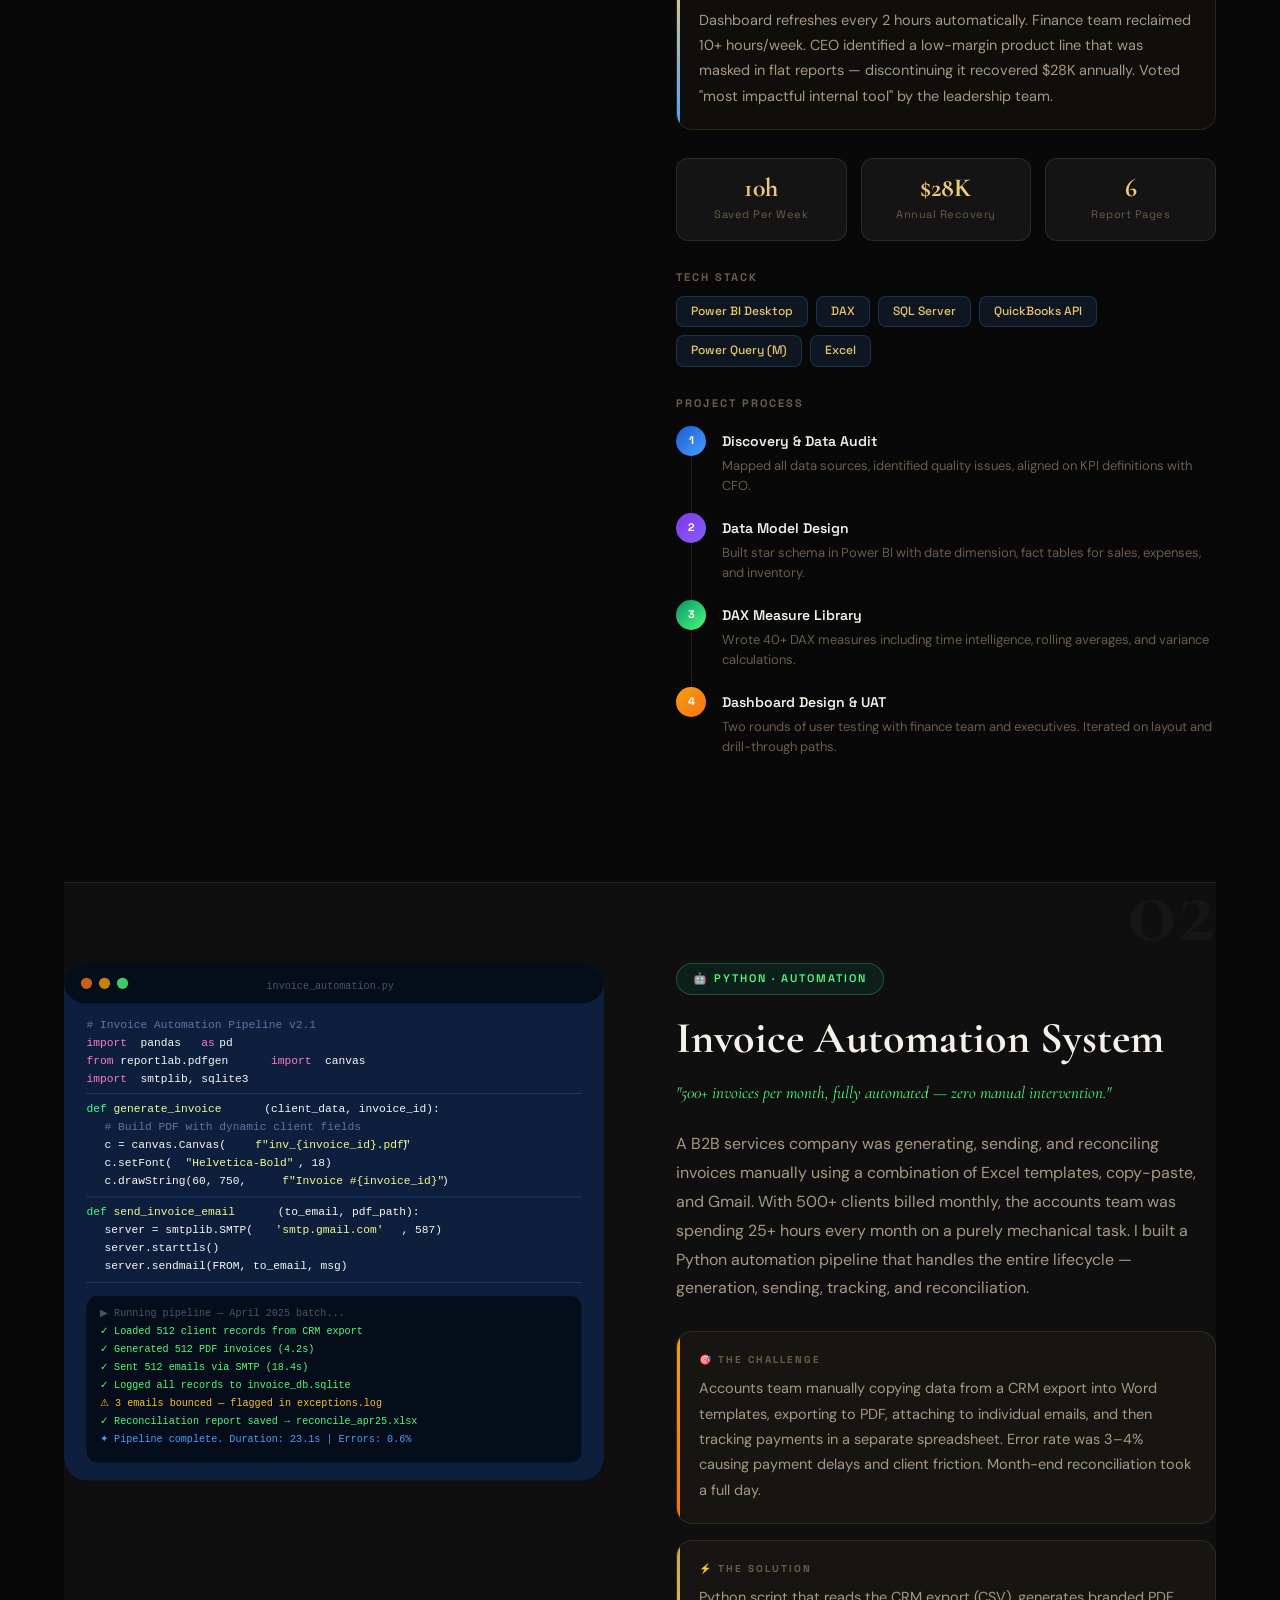
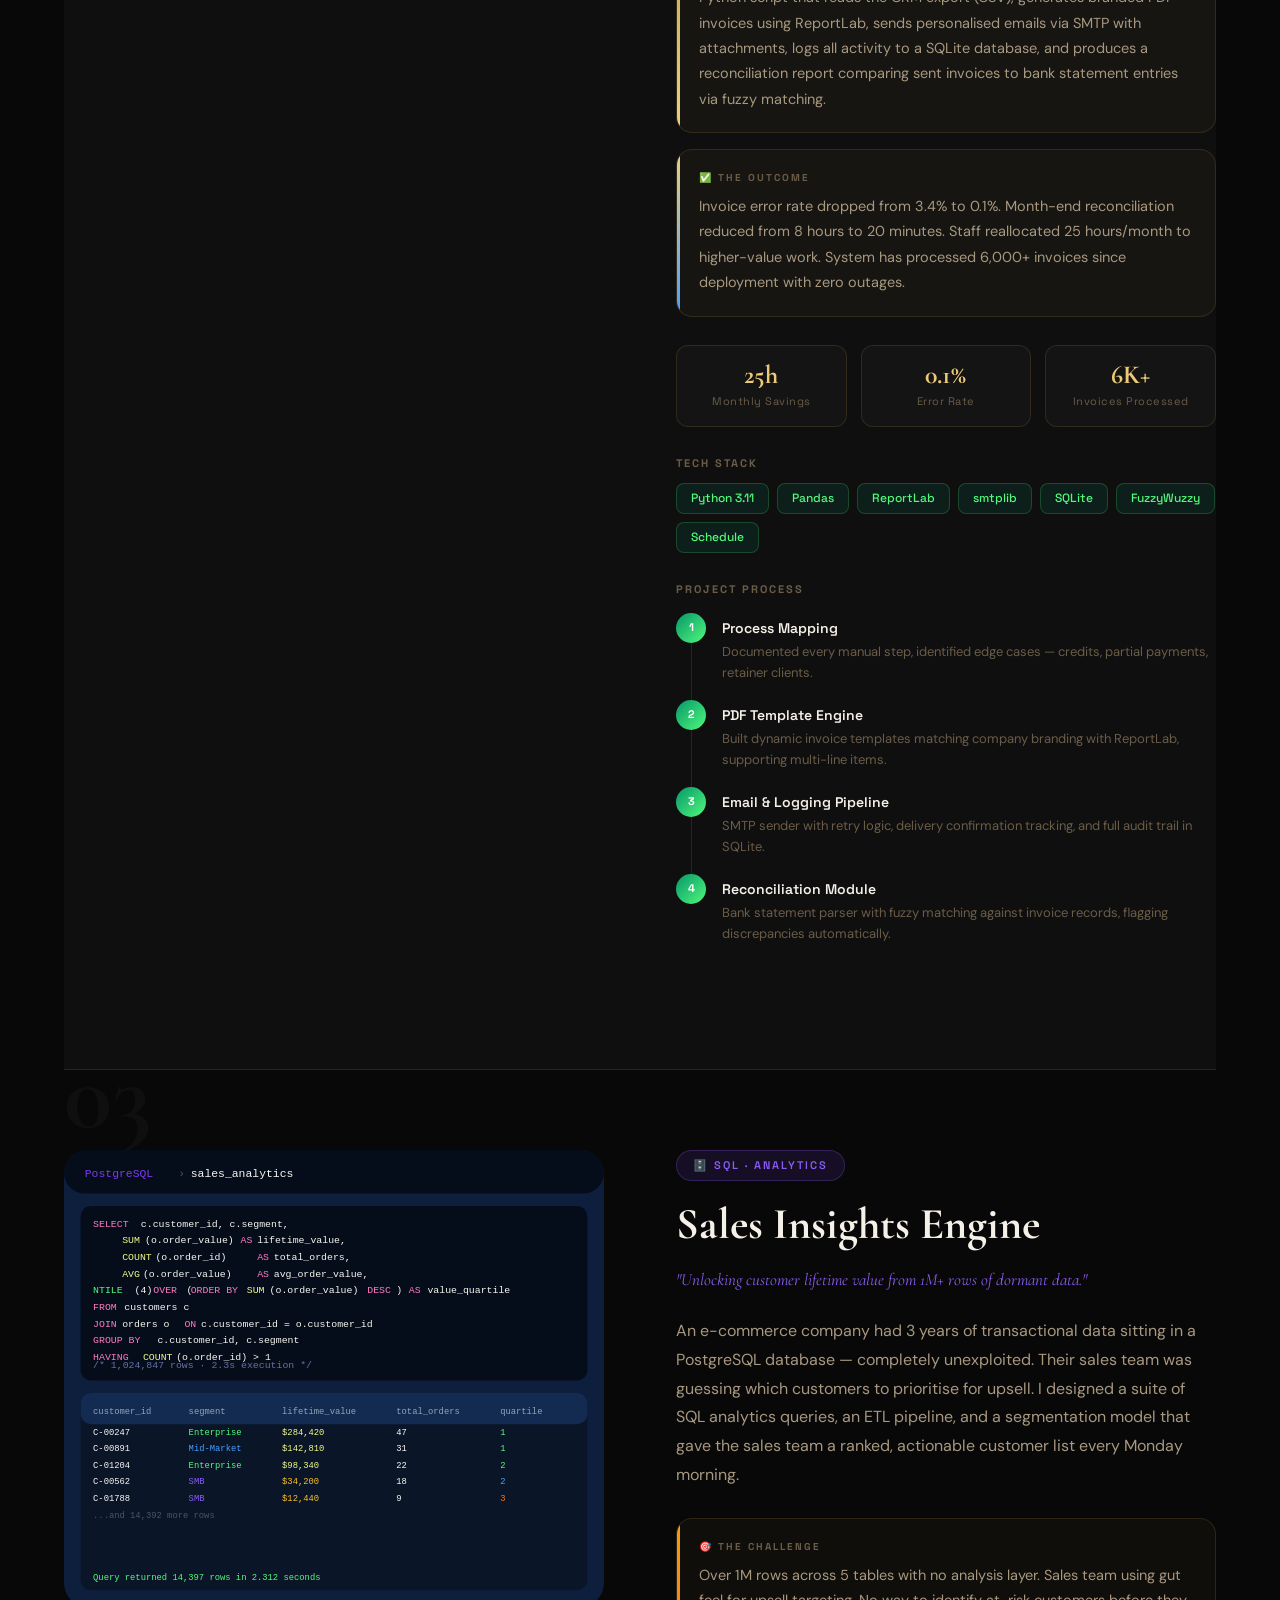
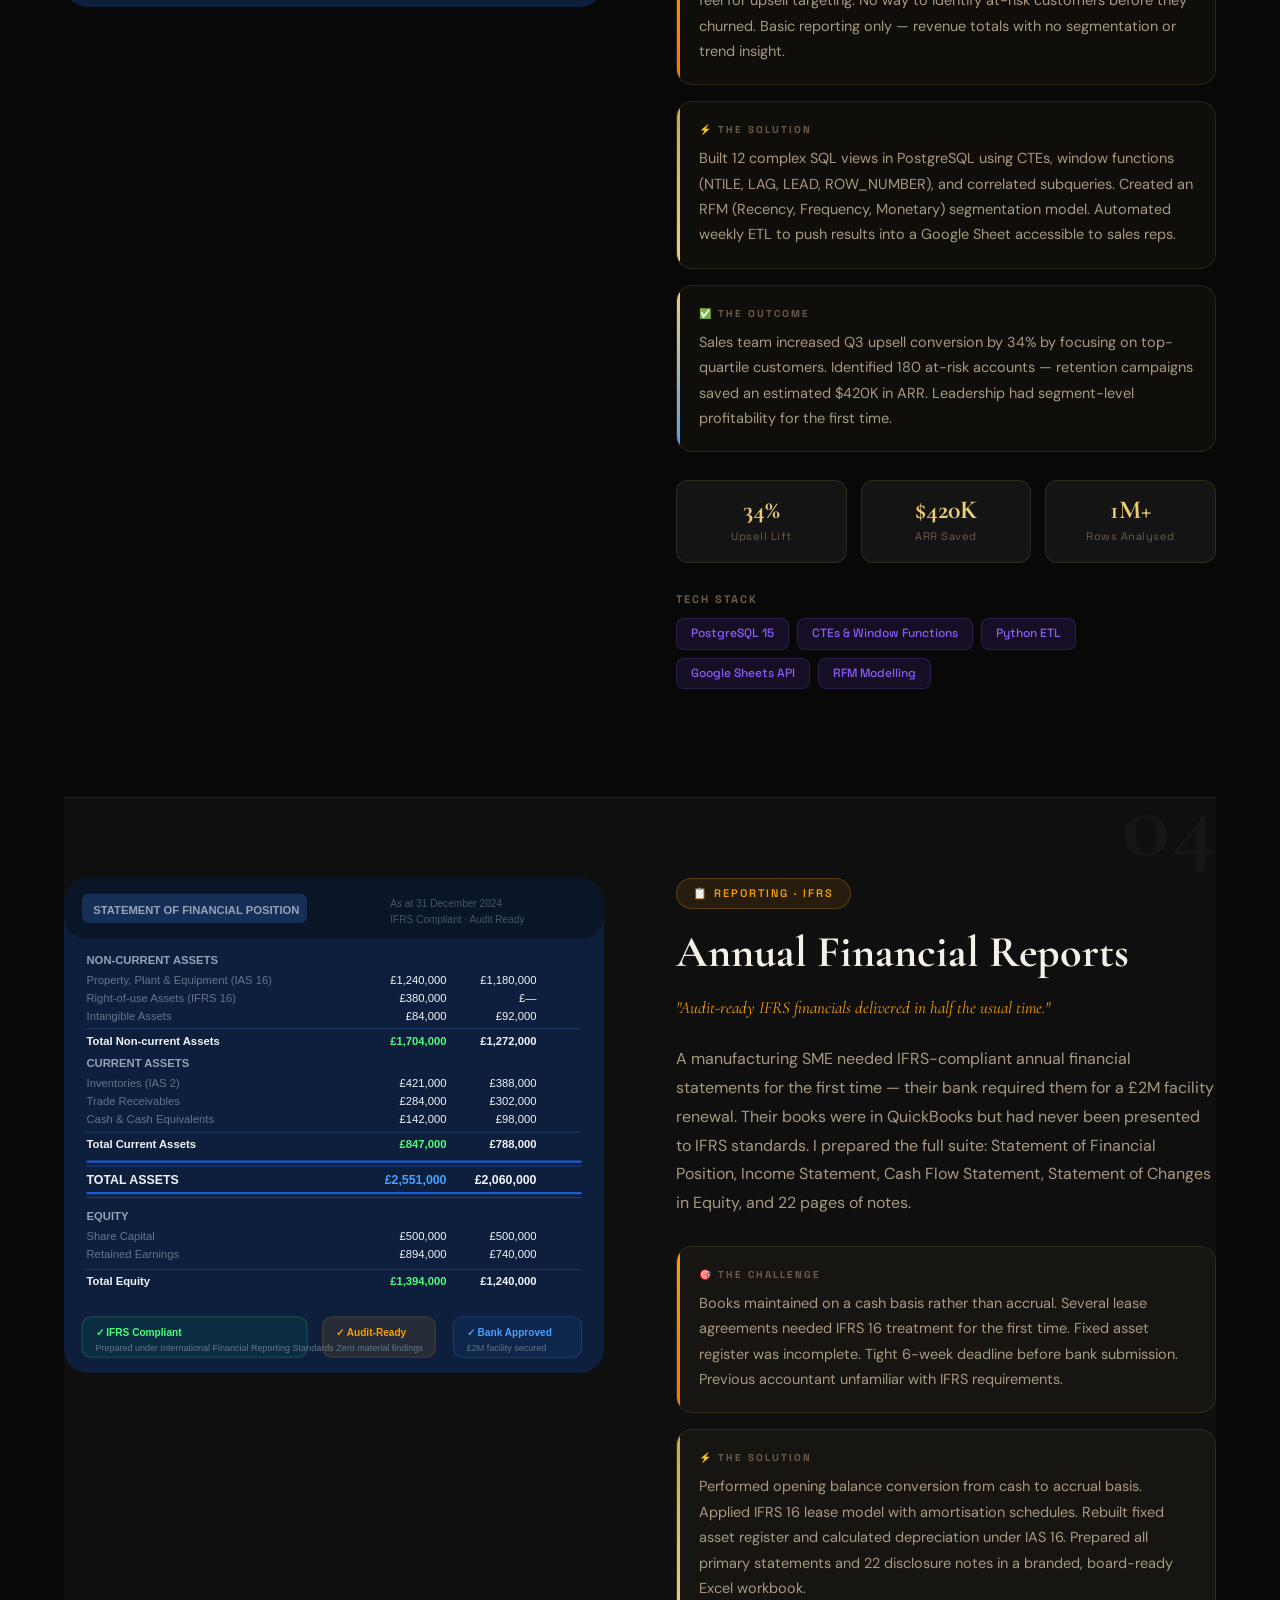
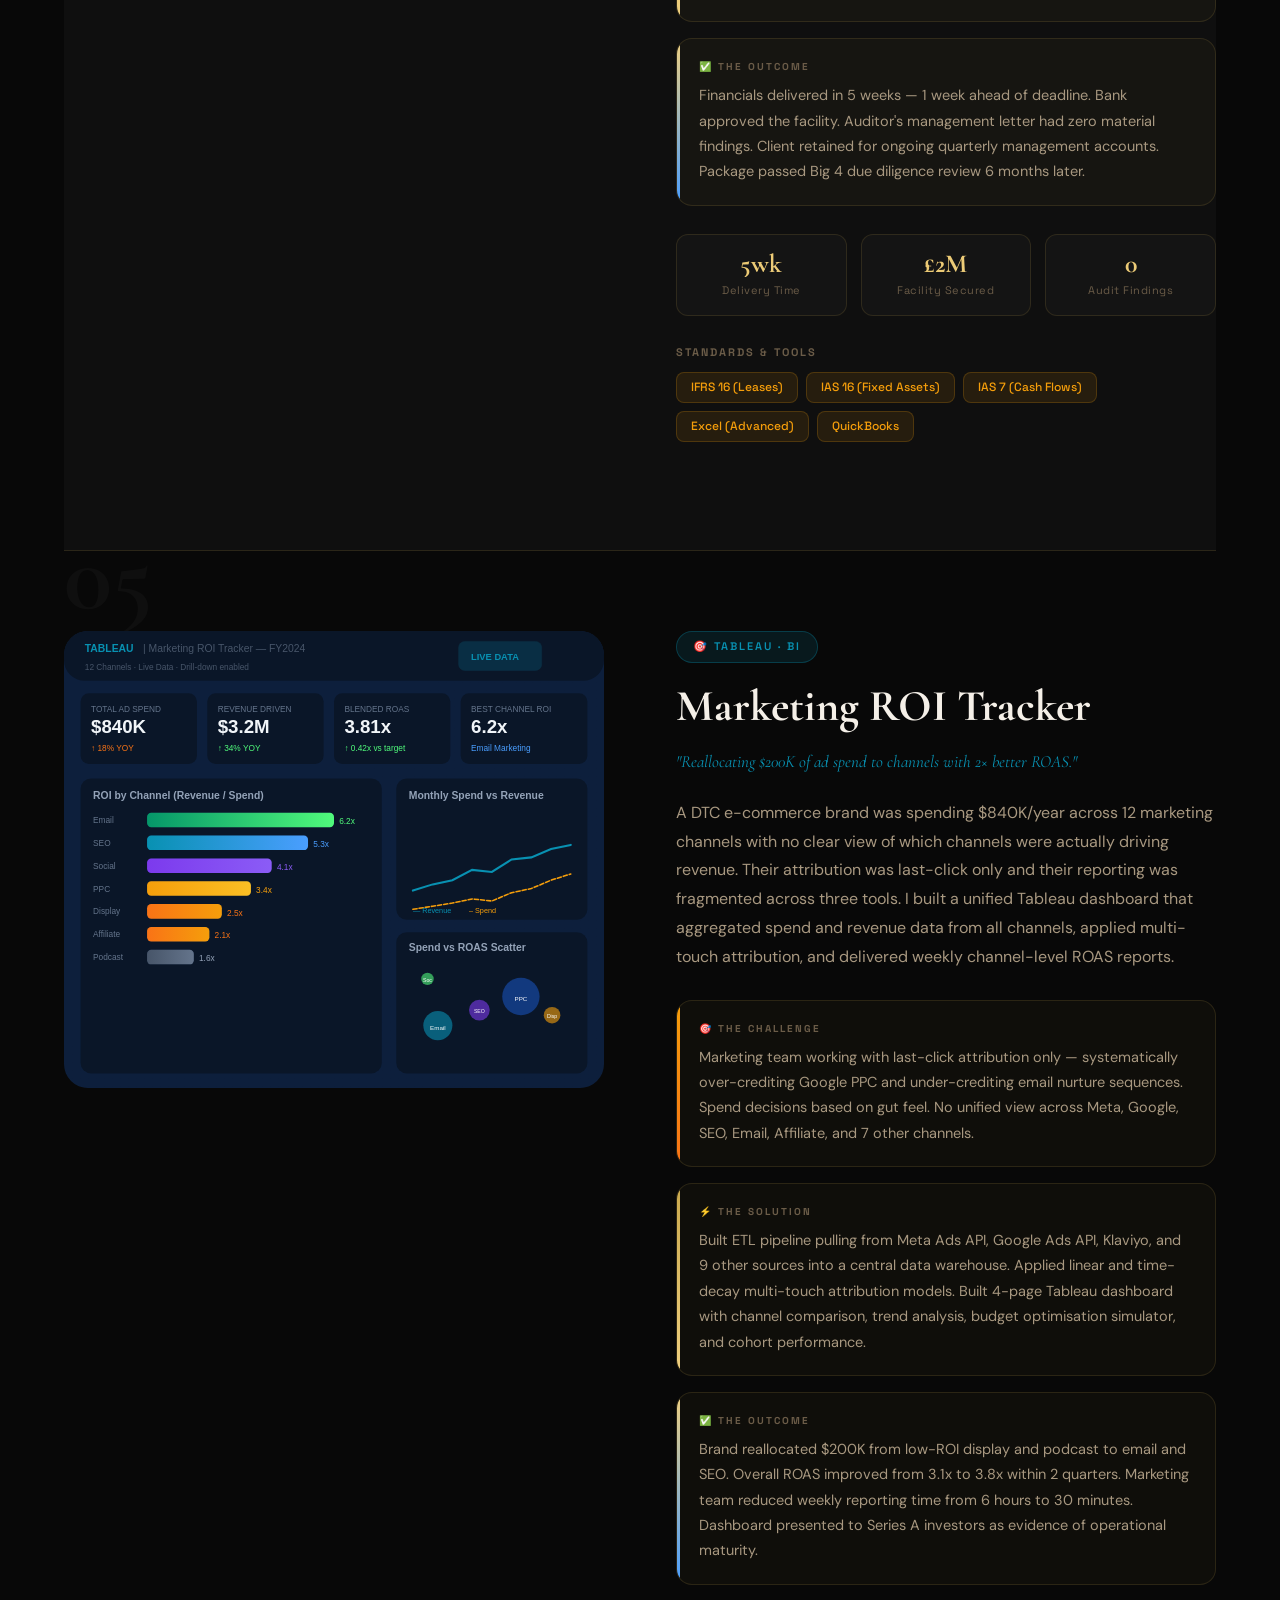
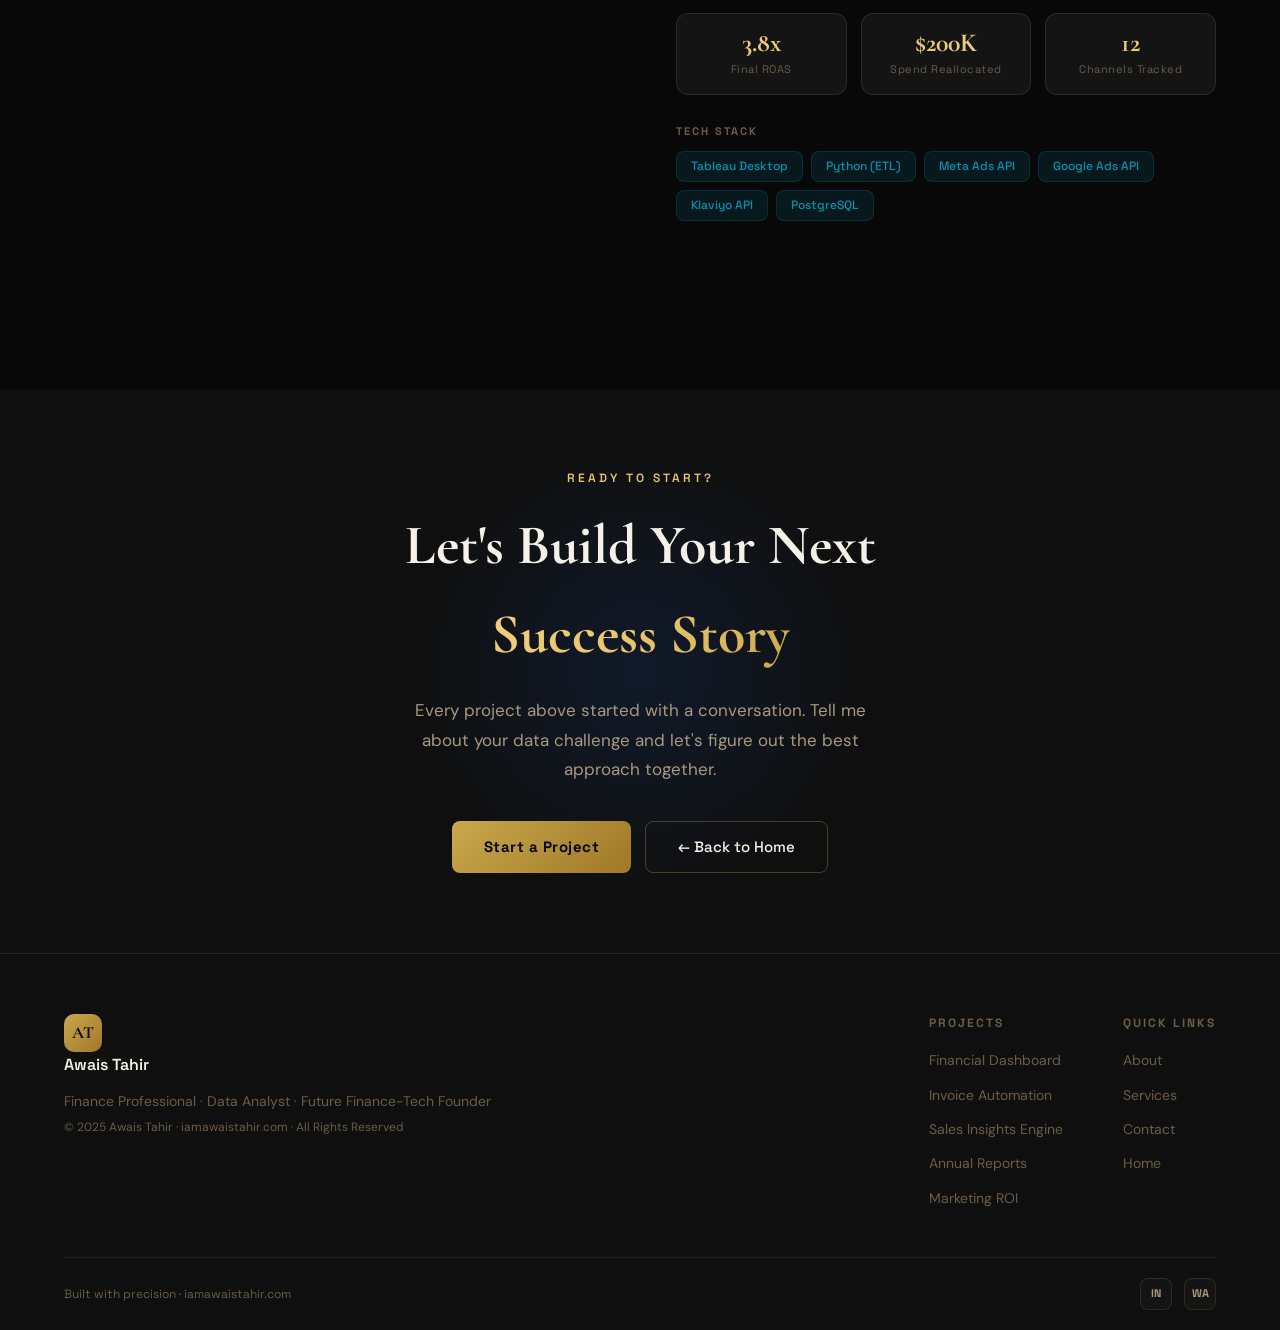
<file: portfolio.html>
<!DOCTYPE html>
<html lang="en">
<head>
  <!-- Google tag (gtag.js) -->
<script async src="https://www.googletagmanager.com/gtag/js?id=G-KKZN3L73HQ"></script>
<script>
  window.dataLayer = window.dataLayer || [];
  function gtag(){dataLayer.push(arguments);}
  gtag('js', new Date());

  gtag('config', 'G-KKZN3L73HQ');
</script>
  <meta charset="UTF-8" />
  <meta name="viewport" content="width=device-width, initial-scale=1.0" />
  <title>Portfolio | Awais Tahir — Finance Professional & Data Analyst</title>
  <meta name="description" content="Detailed case studies of Awais Tahir's finance, data analytics, Power BI, Python automation and SQL projects." />
  <link rel="canonical" href="https://iamawaistahir.com/portfolio.html" />
  <link rel="preconnect" href="https://fonts.googleapis.com" />
  <link rel="icon" href="/favicon.svg" type="image/svg+xml">
  <link rel="preconnect" href="https://fonts.gstatic.com" crossorigin />
  <link href="https://fonts.googleapis.com/css2?family=Cormorant+Garamond:wght@300;400;500;600;700&family=DM+Sans:wght@300;400;500;600&family=Space+Grotesk:wght@400;500;600;700&display=swap" rel="stylesheet" />
  <link rel="stylesheet" href="style.css" />
  <style>
    /* ═══════════════════════════════════════════
       PORTFOLIO PAGE — EXTENDED STYLES
       ═══════════════════════════════════════════ */

    /* ── Page header ── */
    .port-page-hero {
      padding: 160px 0 80px;
      text-align: center;
      position: relative;
      overflow: hidden;
    }
    .port-page-hero::before {
      content: '';
      position: absolute;
      inset: 0;
      background-image:
        linear-gradient(rgba(26,92,212,.05) 1px, transparent 1px),
        linear-gradient(90deg, rgba(26,92,212,.05) 1px, transparent 1px);
      background-size: 60px 60px;
      mask-image: radial-gradient(ellipse at center, black 30%, transparent 75%);
    }
    .port-page-orb-1 {
      position: absolute;
      width: 600px; height: 600px;
      top: -200px; left: 50%;
      transform: translateX(-50%);
      background: radial-gradient(circle, rgba(26,92,212,.18) 0%, transparent 65%);
      pointer-events: none;
    }
    .port-page-hero .container { position: relative; z-index: 2; }
    .port-page-hero .section-label { margin-bottom: 16px; }
    .port-page-title {
      font-family: var(--font-display);
      font-size: clamp(44px, 6vw, 76px);
      font-weight: 700;
      line-height: 1.1;
      margin-bottom: 20px;
    }
    .port-page-sub {
      font-size: 18px;
      color: var(--text-2);
      max-width: 560px;
      margin: 0 auto 36px;
      line-height: 1.75;
    }
    .port-filter-row {
      display: flex;
      justify-content: center;
      gap: 10px;
      flex-wrap: wrap;
    }
    .filter-btn {
      padding: 9px 22px;
      border-radius: 100px;
      font-family: var(--font-ui);
      font-size: 13px;
      font-weight: 600;
      border: 1px solid var(--border);
      background: var(--glass-bg);
      color: var(--text-2);
      cursor: pointer;
      transition: all .25s;
      letter-spacing: .3px;
    }
    .filter-btn:hover,
    .filter-btn.active {
      background: linear-gradient(135deg, var(--blue), #0d3a8a);
      border-color: var(--blue);
      color: white;
      transform: translateY(-2px);
      box-shadow: 0 8px 24px rgba(26,92,212,.35);
    }

    /* ── Stats bar ── */
    .port-stats-bar {
      background: var(--navy-2);
      border-top: 1px solid var(--border);
      border-bottom: 1px solid var(--border);
      padding: 32px 0;
    }
    .port-stats-inner {
      display: flex;
      justify-content: center;
      gap: 64px;
      flex-wrap: wrap;
    }
    .pstat { text-align: center; }
    .pstat-num {
      font-family: var(--font-display);
      font-size: 36px;
      font-weight: 700;
      background: linear-gradient(135deg, var(--blue-light), var(--emerald-l));
      -webkit-background-clip: text;
      -webkit-text-fill-color: transparent;
      background-clip: text;
      line-height: 1;
    }
    .pstat-label {
      font-family: var(--font-ui);
      font-size: 12px;
      color: var(--text-3);
      margin-top: 6px;
      letter-spacing: 1px;
      text-transform: uppercase;
    }

    /* ── Project cards grid ── */
    .projects-section { padding: 80px 0 60px; }
    .projects-listing { display: flex; flex-direction: column; gap: 0; }

    /* ── Individual project case study ── */
    .case-study {
      padding: 80px 0;
      border-bottom: 1px solid var(--border);
      position: relative;
    }
    .case-study:last-child { border-bottom: none; }
    .case-study-inner {
      display: grid;
      grid-template-columns: 1fr 1fr;
      gap: 72px;
      align-items: start;
    }
    .case-study-inner.reverse { direction: rtl; }
    .case-study-inner.reverse > * { direction: ltr; }

    /* Visual side */
    .cs-visual {
      position: relative;
      border-radius: var(--radius-lg);
      overflow: hidden;
      min-height: 400px;
      display: flex;
      align-items: center;
      justify-content: center;
    }
    .cs-visual svg { width: 100%; display: block; }

    /* Number label */
    .cs-number {
      position: absolute;
      top: -24px;
      left: 0;
      font-family: var(--font-display);
      font-size: 100px;
      font-weight: 700;
      color: rgba(255,255,255,.03);
      line-height: 1;
      pointer-events: none;
      user-select: none;
    }

    /* Info side */
    .cs-info { position: relative; }
    .cs-cat {
      display: inline-flex;
      align-items: center;
      gap: 8px;
      padding: 6px 16px;
      background: rgba(26,92,212,.12);
      border: 1px solid rgba(74,158,255,.25);
      border-radius: 100px;
      font-family: var(--font-ui);
      font-size: 11px;
      font-weight: 600;
      letter-spacing: 2px;
      text-transform: uppercase;
      color: var(--blue-light);
      margin-bottom: 18px;
    }
    .cs-title {
      font-family: var(--font-display);
      font-size: clamp(28px, 3.5vw, 44px);
      font-weight: 700;
      line-height: 1.15;
      margin-bottom: 16px;
    }
    .cs-tagline {
      font-size: 17px;
      color: var(--blue-light);
      font-style: italic;
      margin-bottom: 24px;
      font-family: var(--font-display);
    }
    .cs-overview {
      font-size: 16px;
      color: var(--text-2);
      line-height: 1.8;
      margin-bottom: 28px;
    }

    /* Challenge / Solution blocks */
    .cs-blocks { display: flex; flex-direction: column; gap: 16px; margin-bottom: 28px; }
    .cs-block {
      background: var(--glass-bg);
      border: 1px solid var(--border);
      border-radius: var(--radius);
      padding: 20px 22px;
      position: relative;
      overflow: hidden;
    }
    .cs-block::before {
      content: '';
      position: absolute;
      left: 0; top: 0; bottom: 0;
      width: 3px;
      border-radius: 3px 0 0 3px;
    }
    .cs-block.challenge::before { background: linear-gradient(to bottom, #f59e0b, #f97316); }
    .cs-block.solution::before  { background: linear-gradient(to bottom, var(--blue), var(--emerald-l)); }
    .cs-block.result::before    { background: linear-gradient(to bottom, var(--emerald-l), #4a9eff); }
    .cs-block-label {
      font-family: var(--font-ui);
      font-size: 10px;
      font-weight: 700;
      text-transform: uppercase;
      letter-spacing: 2px;
      color: var(--text-3);
      margin-bottom: 8px;
    }
    .cs-block-text {
      font-size: 14.5px;
      color: var(--text-2);
      line-height: 1.75;
    }

    /* Metrics row */
    .cs-metrics {
      display: grid;
      grid-template-columns: repeat(3, 1fr);
      gap: 14px;
      margin-bottom: 28px;
    }
    .cs-metric {
      background: var(--navy-3);
      border: 1px solid var(--border);
      border-radius: 12px;
      padding: 16px 14px;
      text-align: center;
      transition: border-color .2s;
    }
    .cs-metric:hover { border-color: rgba(74,158,255,.3); }
    .csm-value {
      font-family: var(--font-display);
      font-size: 26px;
      font-weight: 700;
      background: linear-gradient(135deg, var(--blue-light), var(--emerald-l));
      -webkit-background-clip: text;
      -webkit-text-fill-color: transparent;
      background-clip: text;
      line-height: 1;
    }
    .csm-label {
      font-size: 11px;
      color: var(--text-3);
      margin-top: 5px;
      font-family: var(--font-ui);
      letter-spacing: .5px;
    }

    /* Tech stack */
    .cs-stack-label {
      font-family: var(--font-ui);
      font-size: 11px;
      font-weight: 700;
      text-transform: uppercase;
      letter-spacing: 2px;
      color: var(--text-3);
      margin-bottom: 10px;
    }
    .cs-stack { display: flex; flex-wrap: wrap; gap: 8px; margin-bottom: 28px; }
    .cs-tag {
      font-size: 12px;
      padding: 5px 14px;
      border-radius: 8px;
      background: rgba(74,158,255,.1);
      color: var(--blue-light);
      font-family: var(--font-ui);
      border: 1px solid rgba(74,158,255,.2);
      font-weight: 500;
    }

    /* Process timeline */
    .cs-process { margin-bottom: 28px; }
    .cs-process-label {
      font-family: var(--font-ui);
      font-size: 11px;
      font-weight: 700;
      text-transform: uppercase;
      letter-spacing: 2px;
      color: var(--text-3);
      margin-bottom: 14px;
    }
    .cs-steps { display: flex; flex-direction: column; gap: 0; }
    .cs-step {
      display: flex;
      gap: 16px;
      align-items: flex-start;
      padding-bottom: 16px;
      position: relative;
    }
    .cs-step:not(:last-child)::after {
      content: '';
      position: absolute;
      left: 15px;
      top: 30px;
      bottom: 0;
      width: 1px;
      background: var(--border);
    }
    .cs-step-dot {
      width: 30px;
      height: 30px;
      border-radius: 50%;
      display: grid;
      place-items: center;
      font-family: var(--font-ui);
      font-size: 11px;
      font-weight: 700;
      flex-shrink: 0;
      position: relative;
      z-index: 1;
    }
    .cs-step-text { padding-top: 4px; }
    .cs-step-title { font-family: var(--font-ui); font-weight: 600; font-size: 14px; margin-bottom: 3px; }
    .cs-step-desc { font-size: 13px; color: var(--text-3); line-height: 1.6; }

    /* ── Divider between projects ── */
    .project-divider {
      display: flex;
      align-items: center;
      gap: 20px;
      padding: 0 0 0;
    }
    .pd-line { flex: 1; height: 1px; background: var(--border); }
    .pd-num {
      font-family: var(--font-display);
      font-size: 13px;
      color: var(--text-3);
      letter-spacing: 3px;
    }

    /* ── CTA section ── */
    .port-cta-section {
      padding: 80px 0;
      text-align: center;
      background: var(--navy-2);
      position: relative;
      overflow: hidden;
    }
    .port-cta-orb {
      position: absolute;
      width: 500px; height: 500px;
      left: 50%; top: 50%;
      transform: translate(-50%, -50%);
      background: radial-gradient(circle, rgba(26,92,212,.14) 0%, transparent 65%);
      pointer-events: none;
    }
    .port-cta-section .container { position: relative; z-index: 2; }
    .port-cta-title {
      font-family: var(--font-display);
      font-size: clamp(32px, 4.5vw, 56px);
      font-weight: 700;
      margin-bottom: 16px;
    }
    .port-cta-desc { font-size: 17px; color: var(--text-2); margin-bottom: 36px; max-width: 500px; margin-left: auto; margin-right: auto; line-height: 1.75; }
    .port-cta-btns { display: flex; justify-content: center; gap: 14px; flex-wrap: wrap; }

    /* ── Responsive ── */
    @media (max-width: 960px) {
      .case-study-inner { grid-template-columns: 1fr; gap: 40px; }
      .case-study-inner.reverse { direction: ltr; }
      .cs-metrics { grid-template-columns: repeat(3,1fr); }
    }
    @media (max-width: 600px) {
      .port-stats-inner { gap: 32px; }
      .cs-metrics { grid-template-columns: 1fr 1fr; }
      .cs-metrics .cs-metric:last-child { grid-column: span 2; }
      .port-cta-btns { flex-direction: column; align-items: center; }
    }
  </style>
</head>
<body>

<!-- ═══════════════════════ NAVIGATION ═══════════════════════ -->
<nav id="navbar">
  <div class="nav-inner">
    <a href="index.html" class="nav-logo">
      <span class="logo-at">AT</span>
      <span class="logo-name">Awais Tahir</span>
    </a>
    <ul class="nav-links">
      <li><a href="about.html">About</a></li>
      <li><a href="services.html">Services</a></li>
      <li><a href="skills.html">Skills</a></li>
      <li><a href="portfolio.html" style="color:var(--blue-light)">Portfolio</a></li>
      <li><a href="insights.html">Insights</a></li>
      <li><a href="index.html#contact" class="nav-cta">Let's Talk</a></li>
    </ul>
    <button class="hamburger" id="hamburger" aria-label="Menu">
      <span></span><span></span><span></span>
    </button>
  </div>
</nav>

<!-- Mobile Menu -->
<div class="mobile-menu" id="mobileMenu">
  <ul>
    <li><a href="about.html" onclick="closeMobile()">About</a></li>
    <li><a href="services.html" onclick="closeMobile()">Services</a></li>
    <li><a href="skills.html" onclick="closeMobile()">Skills</a></li>
    <li><a href="portfolio.html" onclick="closeMobile()">Portfolio</a></li>
    <li><a href="insights.html" onclick="closeMobile()">Insights</a></li>
    <li><a href="index.html#contact" onclick="closeMobile()">Contact</a></li>
  </ul>
</div>

<!-- ═══════════════════════ PAGE HERO ═══════════════════════ -->
<section class="port-page-hero">
  <div class="port-page-orb-1"></div>
  <div class="container">
    <div class="section-label reveal-up">Case Studies</div>
    <h1 class="port-page-title reveal-up" style="animation-delay:.1s">
      Work That <span class="gradient-text">Delivers Results</span>
    </h1>
    <p class="port-page-sub reveal-up" style="animation-delay:.2s">
      Five detailed case studies spanning financial dashboards, Python automation,
      SQL analytics, IFRS reporting, and business intelligence.
    </p>
    <div class="port-filter-row reveal-up" style="animation-delay:.3s">
      <button class="filter-btn active" data-filter="all">All Projects</button>
      <button class="filter-btn" data-filter="powerbi">Power BI</button>
      <button class="filter-btn" data-filter="python">Python</button>
      <button class="filter-btn" data-filter="sql">SQL</button>
      <button class="filter-btn" data-filter="reporting">Reporting</button>
      <button class="filter-btn" data-filter="tableau">Tableau</button>
    </div>
  </div>
</section>

<!-- ═══════════════════════ STATS BAR ═══════════════════════ -->
<div class="port-stats-bar">
  <div class="container">
    <div class="port-stats-inner">
      <div class="pstat">
        <div class="pstat-num">5</div>
        <div class="pstat-label">Featured Projects</div>
      </div>
      <div class="pstat">
        <div class="pstat-num">$2.4M+</div>
        <div class="pstat-label">Revenue Impacted</div>
      </div>
      <div class="pstat">
        <div class="pstat-num">500+</div>
        <div class="pstat-label">Hours Automated</div>
      </div>
      <div class="pstat">
        <div class="pstat-num">1M+</div>
        <div class="pstat-label">Data Rows Processed</div>
      </div>
      <div class="pstat">
        <div class="pstat-num">99.8%</div>
        <div class="pstat-label">Accuracy Rate</div>
      </div>
    </div>
  </div>
</div>

<!-- ═══════════════════════ PROJECTS ═══════════════════════ -->
<section class="projects-section">
  <div class="container">
    <div class="projects-listing">

      <!-- ══════════ PROJECT 1 — Executive Financial Dashboard ══════════ -->
      <article class="case-study scroll-reveal" id="project-dashboard" data-category="powerbi">
        <div class="cs-number">01</div>
        <div class="case-study-inner">

          <!-- Visual -->
          <div class="cs-visual">
            <svg viewBox="0 0 560 420" fill="none" xmlns="http://www.w3.org/2000/svg">
              <!-- Background -->
              <rect width="560" height="420" rx="20" fill="url(#db_bg)"/>
              <!-- Top bar -->
              <rect x="0" y="0" width="560" height="44" rx="20" fill="#0a1628"/>
              <rect x="16" y="14" width="60" height="16" rx="4" fill="#1a5cd4" opacity=".7"/>
              <rect x="86" y="14" width="50" height="16" rx="4" fill="#0d2040" opacity=".7"/>
              <rect x="146" y="14" width="50" height="16" rx="4" fill="#0d2040" opacity=".7"/>
              <circle cx="530" cy="22" r="10" fill="#0d2040"/>
              <circle cx="510" cy="22" r="10" fill="#0d2040"/>
              <!-- KPI cards row -->
              <rect x="16" y="60" width="120" height="80" rx="10" fill="#0d1f3c"/>
              <rect x="16" y="60" width="120" height="3" rx="1.5" fill="url(#kpi1_g)"/>
              <text x="26" y="85" font-family="sans-serif" font-size="9" fill="#64748b">TOTAL REVENUE</text>
              <text x="26" y="106" font-family="sans-serif" font-size="20" font-weight="700" fill="#f1f5f9">$482K</text>
              <text x="26" y="124" font-family="sans-serif" font-size="9" fill="#50fa7b">↑ 28.4% vs last month</text>

              <rect x="148" y="60" width="120" height="80" rx="10" fill="#0d1f3c"/>
              <rect x="148" y="60" width="120" height="3" rx="1.5" fill="url(#kpi2_g)"/>
              <text x="158" y="85" font-family="sans-serif" font-size="9" fill="#64748b">GROSS PROFIT</text>
              <text x="158" y="106" font-family="sans-serif" font-size="20" font-weight="700" fill="#f1f5f9">$214K</text>
              <text x="158" y="124" font-family="sans-serif" font-size="9" fill="#50fa7b">↑ 14.2% vs last month</text>

              <rect x="280" y="60" width="120" height="80" rx="10" fill="#0d1f3c"/>
              <rect x="280" y="60" width="120" height="3" rx="1.5" fill="url(#kpi3_g)"/>
              <text x="290" y="85" font-family="sans-serif" font-size="9" fill="#64748b">NET PROFIT</text>
              <text x="290" y="106" font-family="sans-serif" font-size="20" font-weight="700" fill="#f1f5f9">$94K</text>
              <text x="290" y="124" font-family="sans-serif" font-size="9" fill="#fbbf24">↑ 12.1% vs last month</text>

              <rect x="412" y="60" width="132" height="80" rx="10" fill="#0d1f3c"/>
              <rect x="412" y="60" width="132" height="3" rx="1.5" fill="url(#kpi4_g)"/>
              <text x="422" y="85" font-family="sans-serif" font-size="9" fill="#64748b">OPERATING EXPENSES</text>
              <text x="422" y="106" font-family="sans-serif" font-size="20" font-weight="700" fill="#f1f5f9">$120K</text>
              <text x="422" y="124" font-family="sans-serif" font-size="9" fill="#f97316">↓ 3.2% vs last month</text>

              <!-- Main chart area -->
              <rect x="16" y="154" width="340" height="160" rx="10" fill="#0a1628"/>
              <text x="28" y="174" font-family="sans-serif" font-size="10" font-weight="600" fill="#94a3b8">Revenue vs Expenses — 12 Month Trend</text>
              <!-- Chart gridlines -->
              <line x1="28" y1="200" x2="344" y2="200" stroke="#0d2040" stroke-width="1"/>
              <line x1="28" y1="220" x2="344" y2="220" stroke="#0d2040" stroke-width="1"/>
              <line x1="28" y1="240" x2="344" y2="240" stroke="#0d2040" stroke-width="1"/>
              <line x1="28" y1="260" x2="344" y2="260" stroke="#0d2040" stroke-width="1"/>
              <line x1="28" y1="300" x2="344" y2="300" stroke="#0d2040" stroke-width="1"/>
              <!-- Revenue line -->
              <polyline points="36,282 62,268 88,274 114,252 140,256 166,238 192,242 218,224 244,230 270,212 296,218 322,200" stroke="#4a9eff" stroke-width="2.5" fill="none" stroke-linecap="round" stroke-linejoin="round"/>
              <!-- Area fill -->
              <polygon points="36,282 62,268 88,274 114,252 140,256 166,238 192,242 218,224 244,230 270,212 296,218 322,200 322,300 36,300" fill="url(#rev_fill)" opacity=".15"/>
              <!-- Expense line -->
              <polyline points="36,292 62,288 88,290 114,284 140,286 166,282 192,284 218,280 244,282 270,278 296,280 322,276" stroke="#f97316" stroke-width="2" fill="none" stroke-linecap="round" stroke-linejoin="round" stroke-dasharray="5,3"/>
              <!-- X labels -->
              <text x="36" y="312" font-family="sans-serif" font-size="7" fill="#475569">JAN</text>
              <text x="62" y="312" font-family="sans-serif" font-size="7" fill="#475569">FEB</text>
              <text x="88" y="312" font-family="sans-serif" font-size="7" fill="#475569">MAR</text>
              <text x="114" y="312" font-family="sans-serif" font-size="7" fill="#475569">APR</text>
              <text x="140" y="312" font-family="sans-serif" font-size="7" fill="#475569">MAY</text>
              <text x="166" y="312" font-family="sans-serif" font-size="7" fill="#475569">JUN</text>
              <text x="192" y="312" font-family="sans-serif" font-size="7" fill="#475569">JUL</text>
              <text x="218" y="312" font-family="sans-serif" font-size="7" fill="#475569">AUG</text>
              <text x="244" y="312" font-family="sans-serif" font-size="7" fill="#475569">SEP</text>
              <text x="270" y="312" font-family="sans-serif" font-size="7" fill="#475569">OCT</text>
              <text x="296" y="312" font-family="sans-serif" font-size="7" fill="#475569">NOV</text>
              <text x="322" y="312" font-family="sans-serif" font-size="7" fill="#475569">DEC</text>

              <!-- Legend -->
              <rect x="28" y="184" width="8" height="2" rx="1" fill="#4a9eff"/>
              <text x="40" y="187" font-family="sans-serif" font-size="7" fill="#64748b">Revenue</text>
              <rect x="80" y="184" width="8" height="2" rx="1" fill="#f97316"/>
              <text x="92" y="187" font-family="sans-serif" font-size="7" fill="#64748b">Expenses</text>

              <!-- Right panel -->
              <rect x="368" y="154" width="176" height="75" rx="10" fill="#0a1628"/>
              <text x="380" y="174" font-family="sans-serif" font-size="10" font-weight="600" fill="#94a3b8">Revenue by Category</text>
              <!-- Donut chart mockup -->
              <circle cx="406" cy="210" r="28" fill="none" stroke="#0d2040" stroke-width="12"/>
              <circle cx="406" cy="210" r="28" fill="none" stroke="url(#donut_g)" stroke-width="12" stroke-dasharray="88 88" stroke-dashoffset="22" stroke-linecap="round"/>
              <circle cx="406" cy="210" r="28" fill="none" stroke="#7c3aed" stroke-width="12" stroke-dasharray="44 132" stroke-dashoffset="-66" stroke-linecap="round"/>
              <circle cx="406" cy="210" r="28" fill="none" stroke="#f59e0b" stroke-width="12" stroke-dasharray="30 146" stroke-dashoffset="-110" stroke-linecap="round"/>
              <text x="406" y="207" font-family="sans-serif" font-size="8" font-weight="700" fill="#f1f5f9" text-anchor="middle">50%</text>
              <text x="406" y="217" font-family="sans-serif" font-size="6" fill="#64748b" text-anchor="middle">Retail</text>
              <text x="444" y="196" font-family="sans-serif" font-size="7" fill="#4a9eff">● Retail 50%</text>
              <text x="444" y="210" font-family="sans-serif" font-size="7" fill="#7c3aed">● Online 25%</text>
              <text x="444" y="224" font-family="sans-serif" font-size="7" fill="#f59e0b">● Other 25%</text>

              <!-- Bottom right panel -->
              <rect x="368" y="240" width="176" height="74" rx="10" fill="#0a1628"/>
              <text x="380" y="258" font-family="sans-serif" font-size="10" font-weight="600" fill="#94a3b8">Top Products</text>
              <rect x="380" y="264" width="110" height="7" rx="3.5" fill="#0d2040"/>
              <rect x="380" y="264" width="95" height="7" rx="3.5" fill="url(#bar_g1)"/>
              <text x="495" y="271" font-family="sans-serif" font-size="7" fill="#64748b">86%</text>
              <rect x="380" y="276" width="110" height="7" rx="3.5" fill="#0d2040"/>
              <rect x="380" y="276" width="75" height="7" rx="3.5" fill="url(#bar_g2)"/>
              <text x="495" y="283" font-family="sans-serif" font-size="7" fill="#64748b">68%</text>
              <rect x="380" y="288" width="110" height="7" rx="3.5" fill="#0d2040"/>
              <rect x="380" y="288" width="55" height="7" rx="3.5" fill="url(#bar_g3)"/>
              <text x="495" y="295" font-family="sans-serif" font-size="7" fill="#64748b">50%</text>
              <text x="380" y="308" font-family="sans-serif" font-size="7" fill="#475569">Product A</text>
              <text x="380" y="318" font-family="sans-serif" font-size="7" fill="#475569">Product B</text>
              <text x="380" y="328" font-family="sans-serif" font-size="7" fill="#475569">Product C</text>

              <!-- Bottom filter bar -->
              <rect x="16" y="326" width="528" height="78" rx="10" fill="#0a1628"/>
              <text x="28" y="346" font-family="sans-serif" font-size="10" font-weight="600" fill="#94a3b8">Monthly KPI Summary</text>
              <!-- Mini bar chart -->
              <rect x="28" y="358" width="18" height="30" rx="3" fill="#1a5cd4" opacity=".5"/>
              <rect x="52" y="352" width="18" height="36" rx="3" fill="#1a5cd4" opacity=".6"/>
              <rect x="76" y="345" width="18" height="43" rx="3" fill="#1a5cd4" opacity=".7"/>
              <rect x="100" y="348" width="18" height="40" rx="3" fill="#1a5cd4" opacity=".65"/>
              <rect x="124" y="340" width="18" height="48" rx="3" fill="#1a5cd4" opacity=".8"/>
              <rect x="148" y="334" width="18" height="54" rx="3" fill="#1a5cd4"/>
              <rect x="172" y="336" width="18" height="52" rx="3" fill="#50fa7b" opacity=".7"/>
              <rect x="196" y="330" width="18" height="58" rx="3" fill="#50fa7b" opacity=".8"/>
              <rect x="220" y="325" width="18" height="63" rx="3" fill="#50fa7b" opacity=".9"/>
              <rect x="244" y="328" width="18" height="60" rx="3" fill="#50fa7b" opacity=".85"/>
              <rect x="268" y="320" width="18" height="68" rx="3" fill="#50fa7b"/>
              <rect x="292" y="316" width="18" height="72" rx="3" fill="#4a9eff"/>

              <defs>
                <linearGradient id="db_bg" x1="0" y1="0" x2="560" y2="420"><stop stop-color="#0d1f3c"/><stop offset="1" stop-color="#0a1628"/></linearGradient>
                <linearGradient id="kpi1_g" x1="0" y1="0" x2="120" y2="0"><stop stop-color="#1a5cd4"/><stop offset="1" stop-color="#50fa7b"/></linearGradient>
                <linearGradient id="kpi2_g" x1="0" y1="0" x2="120" y2="0"><stop stop-color="#059669"/><stop offset="1" stop-color="#50fa7b"/></linearGradient>
                <linearGradient id="kpi3_g" x1="0" y1="0" x2="120" y2="0"><stop stop-color="#7c3aed"/><stop offset="1" stop-color="#4a9eff"/></linearGradient>
                <linearGradient id="kpi4_g" x1="0" y1="0" x2="132" y2="0"><stop stop-color="#f59e0b"/><stop offset="1" stop-color="#f97316"/></linearGradient>
                <linearGradient id="rev_fill" x1="0" y1="0" x2="0" y2="1"><stop stop-color="#4a9eff"/><stop offset="1" stop-color="#4a9eff" stop-opacity="0"/></linearGradient>
                <linearGradient id="donut_g" x1="0" y1="0" x2="1" y2="0"><stop stop-color="#1a5cd4"/><stop offset="1" stop-color="#50fa7b"/></linearGradient>
                <linearGradient id="bar_g1" x1="0" y1="0" x2="1" y2="0"><stop stop-color="#1a5cd4"/><stop offset="1" stop-color="#4a9eff"/></linearGradient>
                <linearGradient id="bar_g2" x1="0" y1="0" x2="1" y2="0"><stop stop-color="#7c3aed"/><stop offset="1" stop-color="#8b5cf6"/></linearGradient>
                <linearGradient id="bar_g3" x1="0" y1="0" x2="1" y2="0"><stop stop-color="#f59e0b"/><stop offset="1" stop-color="#f97316"/></linearGradient>
              </defs>
            </svg>
          </div>

          <!-- Info -->
          <div class="cs-info">
            <div class="cs-cat">📈 Power BI · Finance</div>
            <h2 class="cs-title">Executive Financial Dashboard</h2>
            <p class="cs-tagline">"Real-time visibility that transformed decision-making speed by 60%."</p>
            <p class="cs-overview">A mid-size retail company with 12 locations had no centralised view of their financial performance. Leadership relied on weekly spreadsheet emails that were always 5–7 days out of date — meaning costly decisions were made on stale data. I designed and built a comprehensive Power BI dashboard that aggregates live data from QuickBooks, their POS system, and Excel trackers into a single source of truth.</p>

            <div class="cs-blocks">
              <div class="cs-block challenge">
                <div class="cs-block-label">🎯 The Challenge</div>
                <div class="cs-block-text">Finance team spending 12+ hours/week manually compiling reports from 4 disconnected systems. Leadership making pricing and inventory decisions based on week-old data. No drill-down capability — any follow-up question required another manual report.</div>
              </div>
              <div class="cs-block solution">
                <div class="cs-block-label">⚡ The Solution</div>
                <div class="cs-block-text">Built a 6-page Power BI report with DirectQuery connections to QuickBooks and SQL Server. Designed custom DAX measures for gross margin, YOY comparisons, and rolling averages. Created executive summary, P&L deep-dive, expense analysis, product performance, and location comparison pages.</div>
              </div>
              <div class="cs-block result">
                <div class="cs-block-label">✅ The Outcome</div>
                <div class="cs-block-text">Dashboard refreshes every 2 hours automatically. Finance team reclaimed 10+ hours/week. CEO identified a low-margin product line that was masked in flat reports — discontinuing it recovered $28K annually. Voted "most impactful internal tool" by the leadership team.</div>
              </div>
            </div>

            <div class="cs-metrics">
              <div class="cs-metric"><div class="csm-value">10h</div><div class="csm-label">Saved Per Week</div></div>
              <div class="cs-metric"><div class="csm-value">$28K</div><div class="csm-label">Annual Recovery</div></div>
              <div class="cs-metric"><div class="csm-value">6</div><div class="csm-label">Report Pages</div></div>
            </div>

            <div class="cs-stack-label">Tech Stack</div>
            <div class="cs-stack">
              <span class="cs-tag">Power BI Desktop</span>
              <span class="cs-tag">DAX</span>
              <span class="cs-tag">SQL Server</span>
              <span class="cs-tag">QuickBooks API</span>
              <span class="cs-tag">Power Query (M)</span>
              <span class="cs-tag">Excel</span>
            </div>

            <div class="cs-process">
              <div class="cs-process-label">Project Process</div>
              <div class="cs-steps">
                <div class="cs-step">
                  <div class="cs-step-dot" style="background:linear-gradient(135deg,#1a5cd4,#4a9eff);color:white">1</div>
                  <div class="cs-step-text"><div class="cs-step-title">Discovery & Data Audit</div><div class="cs-step-desc">Mapped all data sources, identified quality issues, aligned on KPI definitions with CFO.</div></div>
                </div>
                <div class="cs-step">
                  <div class="cs-step-dot" style="background:linear-gradient(135deg,#7c3aed,#8b5cf6);color:white">2</div>
                  <div class="cs-step-text"><div class="cs-step-title">Data Model Design</div><div class="cs-step-desc">Built star schema in Power BI with date dimension, fact tables for sales, expenses, and inventory.</div></div>
                </div>
                <div class="cs-step">
                  <div class="cs-step-dot" style="background:linear-gradient(135deg,#059669,#50fa7b);color:white">3</div>
                  <div class="cs-step-text"><div class="cs-step-title">DAX Measure Library</div><div class="cs-step-desc">Wrote 40+ DAX measures including time intelligence, rolling averages, and variance calculations.</div></div>
                </div>
                <div class="cs-step">
                  <div class="cs-step-dot" style="background:linear-gradient(135deg,#f59e0b,#f97316);color:white">4</div>
                  <div class="cs-step-text"><div class="cs-step-title">Dashboard Design & UAT</div><div class="cs-step-desc">Two rounds of user testing with finance team and executives. Iterated on layout and drill-through paths.</div></div>
                </div>
              </div>
            </div>
          </div>
        </div>
      </article>

      <!-- ══════════ PROJECT 2 — Invoice Automation System ══════════ -->
      <article class="case-study scroll-reveal" id="project-invoice" data-category="python" style="background:var(--navy-2);">
        <div class="cs-number" style="right:0;left:auto">02</div>
        <div class="case-study-inner reverse">

          <!-- Info -->
          <div class="cs-info">
            <div class="cs-cat" style="background:rgba(5,150,105,.12);border-color:rgba(80,250,123,.25);color:#50fa7b">🤖 Python · Automation</div>
            <h2 class="cs-title">Invoice Automation System</h2>
            <p class="cs-tagline" style="color:#50fa7b">"500+ invoices per month, fully automated — zero manual intervention."</p>
            <p class="cs-overview">A B2B services company was generating, sending, and reconciling invoices manually using a combination of Excel templates, copy-paste, and Gmail. With 500+ clients billed monthly, the accounts team was spending 25+ hours every month on a purely mechanical task. I built a Python automation pipeline that handles the entire lifecycle — generation, sending, tracking, and reconciliation.</p>

            <div class="cs-blocks">
              <div class="cs-block challenge">
                <div class="cs-block-label">🎯 The Challenge</div>
                <div class="cs-block-text">Accounts team manually copying data from a CRM export into Word templates, exporting to PDF, attaching to individual emails, and then tracking payments in a separate spreadsheet. Error rate was 3–4% causing payment delays and client friction. Month-end reconciliation took a full day.</div>
              </div>
              <div class="cs-block solution">
                <div class="cs-block-label">⚡ The Solution</div>
                <div class="cs-block-text">Python script that reads the CRM export (CSV), generates branded PDF invoices using ReportLab, sends personalised emails via SMTP with attachments, logs all activity to a SQLite database, and produces a reconciliation report comparing sent invoices to bank statement entries via fuzzy matching.</div>
              </div>
              <div class="cs-block result">
                <div class="cs-block-label">✅ The Outcome</div>
                <div class="cs-block-text">Invoice error rate dropped from 3.4% to 0.1%. Month-end reconciliation reduced from 8 hours to 20 minutes. Staff reallocated 25 hours/month to higher-value work. System has processed 6,000+ invoices since deployment with zero outages.</div>
              </div>
            </div>

            <div class="cs-metrics">
              <div class="cs-metric"><div class="csm-value">25h</div><div class="csm-label">Monthly Savings</div></div>
              <div class="cs-metric"><div class="csm-value">0.1%</div><div class="csm-label">Error Rate</div></div>
              <div class="cs-metric"><div class="csm-value">6K+</div><div class="csm-label">Invoices Processed</div></div>
            </div>

            <div class="cs-stack-label">Tech Stack</div>
            <div class="cs-stack">
              <span class="cs-tag" style="background:rgba(5,150,105,.12);color:#50fa7b;border-color:rgba(80,250,123,.2)">Python 3.11</span>
              <span class="cs-tag" style="background:rgba(5,150,105,.12);color:#50fa7b;border-color:rgba(80,250,123,.2)">Pandas</span>
              <span class="cs-tag" style="background:rgba(5,150,105,.12);color:#50fa7b;border-color:rgba(80,250,123,.2)">ReportLab</span>
              <span class="cs-tag" style="background:rgba(5,150,105,.12);color:#50fa7b;border-color:rgba(80,250,123,.2)">smtplib</span>
              <span class="cs-tag" style="background:rgba(5,150,105,.12);color:#50fa7b;border-color:rgba(80,250,123,.2)">SQLite</span>
              <span class="cs-tag" style="background:rgba(5,150,105,.12);color:#50fa7b;border-color:rgba(80,250,123,.2)">FuzzyWuzzy</span>
              <span class="cs-tag" style="background:rgba(5,150,105,.12);color:#50fa7b;border-color:rgba(80,250,123,.2)">Schedule</span>
            </div>

            <div class="cs-process">
              <div class="cs-process-label">Project Process</div>
              <div class="cs-steps">
                <div class="cs-step">
                  <div class="cs-step-dot" style="background:linear-gradient(135deg,#059669,#50fa7b);color:white">1</div>
                  <div class="cs-step-text"><div class="cs-step-title">Process Mapping</div><div class="cs-step-desc">Documented every manual step, identified edge cases — credits, partial payments, retainer clients.</div></div>
                </div>
                <div class="cs-step">
                  <div class="cs-step-dot" style="background:linear-gradient(135deg,#059669,#50fa7b);color:white">2</div>
                  <div class="cs-step-text"><div class="cs-step-title">PDF Template Engine</div><div class="cs-step-desc">Built dynamic invoice templates matching company branding with ReportLab, supporting multi-line items.</div></div>
                </div>
                <div class="cs-step">
                  <div class="cs-step-dot" style="background:linear-gradient(135deg,#059669,#50fa7b);color:white">3</div>
                  <div class="cs-step-text"><div class="cs-step-title">Email & Logging Pipeline</div><div class="cs-step-desc">SMTP sender with retry logic, delivery confirmation tracking, and full audit trail in SQLite.</div></div>
                </div>
                <div class="cs-step">
                  <div class="cs-step-dot" style="background:linear-gradient(135deg,#059669,#50fa7b);color:white">4</div>
                  <div class="cs-step-text"><div class="cs-step-title">Reconciliation Module</div><div class="cs-step-desc">Bank statement parser with fuzzy matching against invoice records, flagging discrepancies automatically.</div></div>
                </div>
              </div>
            </div>
          </div>

          <!-- Visual -->
          <div class="cs-visual">
            <svg viewBox="0 0 480 460" fill="none" xmlns="http://www.w3.org/2000/svg">
              <rect width="480" height="460" rx="20" fill="#0d1f3c"/>
              <!-- Terminal header -->
              <rect x="0" y="0" width="480" height="36" rx="20" fill="#060d1a"/>
              <circle cx="20" cy="18" r="5" fill="#f97316" opacity=".8"/>
              <circle cx="36" cy="18" r="5" fill="#f59e0b" opacity=".8"/>
              <circle cx="52" cy="18" r="5" fill="#50fa7b" opacity=".8"/>
              <text x="180" y="23" font-family="monospace" font-size="9" fill="#475569">invoice_automation.py</text>

              <!-- Code lines -->
              <text x="20" y="58" font-family="monospace" font-size="10" fill="#6272a4">  # Invoice Automation Pipeline v2.1</text>
              <text x="20" y="74" font-family="monospace" font-size="10" fill="#ff79c6">import</text>
              <text x="68" y="74" font-family="monospace" font-size="10" fill="#f8f8f2"> pandas </text>
              <text x="122" y="74" font-family="monospace" font-size="10" fill="#ff79c6">as</text>
              <text x="138" y="74" font-family="monospace" font-size="10" fill="#f8f8f2"> pd</text>
              <text x="20" y="90" font-family="monospace" font-size="10" fill="#ff79c6">from</text>
              <text x="50" y="90" font-family="monospace" font-size="10" fill="#f8f8f2"> reportlab.pdfgen </text>
              <text x="184" y="90" font-family="monospace" font-size="10" fill="#ff79c6">import</text>
              <text x="232" y="90" font-family="monospace" font-size="10" fill="#f8f8f2"> canvas</text>
              <text x="20" y="106" font-family="monospace" font-size="10" fill="#ff79c6">import</text>
              <text x="68" y="106" font-family="monospace" font-size="10" fill="#f8f8f2"> smtplib, sqlite3</text>
              <line x1="20" y1="116" x2="460" y2="116" stroke="#1a3a6b" stroke-width="1"/>
              <text x="20" y="132" font-family="monospace" font-size="10" fill="#50fa7b">def</text>
              <text x="44" y="132" font-family="monospace" font-size="10" fill="#f1fa8c"> generate_invoice</text>
              <text x="178" y="132" font-family="monospace" font-size="10" fill="#f8f8f2">(client_data, invoice_id):</text>
              <text x="36" y="148" font-family="monospace" font-size="10" fill="#6272a4">    # Build PDF with dynamic client fields</text>
              <text x="36" y="164" font-family="monospace" font-size="10" fill="#f8f8f2">    c = canvas.Canvas(</text>
              <text x="170" y="164" font-family="monospace" font-size="10" fill="#f1fa8c">f"inv_{invoice_id}.pdf"</text>
              <text x="300" y="164" font-family="monospace" font-size="10" fill="#f8f8f2">)</text>
              <text x="36" y="180" font-family="monospace" font-size="10" fill="#f8f8f2">    c.setFont(</text>
              <text x="108" y="180" font-family="monospace" font-size="10" fill="#f1fa8c">"Helvetica-Bold"</text>
              <text x="208" y="180" font-family="monospace" font-size="10" fill="#f8f8f2">, 18)</text>
              <text x="36" y="196" font-family="monospace" font-size="10" fill="#f8f8f2">    c.drawString(60, 750, </text>
              <text x="194" y="196" font-family="monospace" font-size="10" fill="#f1fa8c">f"Invoice #{invoice_id}"</text>
              <text x="336" y="196" font-family="monospace" font-size="10" fill="#f8f8f2">)</text>
              <line x1="20" y1="208" x2="460" y2="208" stroke="#1a3a6b" stroke-width="1"/>
              <text x="20" y="224" font-family="monospace" font-size="10" fill="#50fa7b">def</text>
              <text x="44" y="224" font-family="monospace" font-size="10" fill="#f1fa8c"> send_invoice_email</text>
              <text x="190" y="224" font-family="monospace" font-size="10" fill="#f8f8f2">(to_email, pdf_path):</text>
              <text x="36" y="240" font-family="monospace" font-size="10" fill="#f8f8f2">    server = smtplib.SMTP(</text>
              <text x="188" y="240" font-family="monospace" font-size="10" fill="#f1fa8c">'smtp.gmail.com'</text>
              <text x="300" y="240" font-family="monospace" font-size="10" fill="#f8f8f2">, 587)</text>
              <text x="36" y="256" font-family="monospace" font-size="10" fill="#f8f8f2">    server.starttls()</text>
              <text x="36" y="272" font-family="monospace" font-size="10" fill="#f8f8f2">    server.sendmail(FROM, to_email, msg)</text>
              <line x1="20" y1="284" x2="460" y2="284" stroke="#1a3a6b" stroke-width="1"/>

              <!-- Output / log panel -->
              <rect x="20" y="296" width="440" height="148" rx="10" fill="#060d1a"/>
              <text x="32" y="314" font-family="monospace" font-size="9" fill="#475569">▶ Running pipeline — April 2025 batch...</text>
              <text x="32" y="330" font-family="monospace" font-size="9" fill="#50fa7b">✓ Loaded 512 client records from CRM export</text>
              <text x="32" y="346" font-family="monospace" font-size="9" fill="#50fa7b">✓ Generated 512 PDF invoices (4.2s)</text>
              <text x="32" y="362" font-family="monospace" font-size="9" fill="#50fa7b">✓ Sent 512 emails via SMTP (18.4s)</text>
              <text x="32" y="378" font-family="monospace" font-size="9" fill="#50fa7b">✓ Logged all records to invoice_db.sqlite</text>
              <text x="32" y="394" font-family="monospace" font-size="9" fill="#fbbf24">⚠  3 emails bounced — flagged in exceptions.log</text>
              <text x="32" y="410" font-family="monospace" font-size="9" fill="#50fa7b">✓ Reconciliation report saved → reconcile_apr25.xlsx</text>
              <text x="32" y="426" font-family="monospace" font-size="9" fill="#4a9eff">✦ Pipeline complete. Duration: 23.1s | Errors: 0.6%</text>
            </svg>
          </div>
        </div>
      </article>

      <!-- ══════════ PROJECT 3 — Sales Insights Engine ══════════ -->
      <article class="case-study scroll-reveal" id="project-sql" data-category="sql">
        <div class="cs-number">03</div>
        <div class="case-study-inner">

          <!-- Visual -->
          <div class="cs-visual">
            <svg viewBox="0 0 520 440" fill="none" xmlns="http://www.w3.org/2000/svg">
              <rect width="520" height="440" rx="20" fill="#0d1f3c"/>
              <!-- Header -->
              <rect x="0" y="0" width="520" height="42" rx="20" fill="#060d1a"/>
              <text x="20" y="26" font-family="monospace" font-size="11" fill="#7c3aed">PostgreSQL</text>
              <text x="110" y="26" font-family="monospace" font-size="11" fill="#475569"> › </text>
              <text x="122" y="26" font-family="monospace" font-size="11" fill="#f8f8f2">sales_analytics</text>
              <!-- SQL query -->
              <rect x="16" y="54" width="488" height="168" rx="10" fill="#060d1a"/>
              <text x="28" y="74" font-family="monospace" font-size="9.5" fill="#ff79c6">SELECT</text>
              <text x="74" y="74" font-family="monospace" font-size="9.5" fill="#f8f8f2"> c.customer_id, c.segment,</text>
              <text x="28" y="90" font-family="monospace" font-size="9.5" fill="#f8f8f2">       </text>
              <text x="56" y="90" font-family="monospace" font-size="9.5" fill="#f1fa8c">SUM</text>
              <text x="78" y="90" font-family="monospace" font-size="9.5" fill="#f8f8f2">(o.order_value)     </text>
              <text x="28" y="90" font-family="monospace" font-size="9.5" fill="#ff79c6">       </text>
              <text x="170" y="90" font-family="monospace" font-size="9.5" fill="#ff79c6">AS</text>
              <text x="186" y="90" font-family="monospace" font-size="9.5" fill="#f8f8f2"> lifetime_value,</text>
              <text x="28" y="106" font-family="monospace" font-size="9.5" fill="#f8f8f2">       </text>
              <text x="56" y="106" font-family="monospace" font-size="9.5" fill="#f1fa8c">COUNT</text>
              <text x="88" y="106" font-family="monospace" font-size="9.5" fill="#f8f8f2">(o.order_id)        </text>
              <text x="186" y="106" font-family="monospace" font-size="9.5" fill="#ff79c6">AS</text>
              <text x="202" y="106" font-family="monospace" font-size="9.5" fill="#f8f8f2"> total_orders,</text>
              <text x="28" y="122" font-family="monospace" font-size="9.5" fill="#f8f8f2">       </text>
              <text x="56" y="122" font-family="monospace" font-size="9.5" fill="#f1fa8c">AVG</text>
              <text x="76" y="122" font-family="monospace" font-size="9.5" fill="#f8f8f2">(o.order_value)     </text>
              <text x="186" y="122" font-family="monospace" font-size="9.5" fill="#ff79c6">AS</text>
              <text x="202" y="122" font-family="monospace" font-size="9.5" fill="#f8f8f2"> avg_order_value,</text>
              <text x="28" y="138" font-family="monospace" font-size="9.5" fill="#50fa7b">NTILE</text>
              <text x="68" y="138" font-family="monospace" font-size="9.5" fill="#f8f8f2">(4)</text>
              <text x="86" y="138" font-family="monospace" font-size="9.5" fill="#ff79c6"> OVER </text>
              <text x="118" y="138" font-family="monospace" font-size="9.5" fill="#f8f8f2">(</text>
              <text x="122" y="138" font-family="monospace" font-size="9.5" fill="#ff79c6">ORDER BY </text>
              <text x="176" y="138" font-family="monospace" font-size="9.5" fill="#f1fa8c">SUM</text>
              <text x="198" y="138" font-family="monospace" font-size="9.5" fill="#f8f8f2">(o.order_value) </text>
              <text x="292" y="138" font-family="monospace" font-size="9.5" fill="#ff79c6">DESC</text>
              <text x="320" y="138" font-family="monospace" font-size="9.5" fill="#f8f8f2">)</text>
              <text x="332" y="138" font-family="monospace" font-size="9.5" fill="#ff79c6"> AS</text>
              <text x="350" y="138" font-family="monospace" font-size="9.5" fill="#f8f8f2"> value_quartile</text>
              <text x="28" y="154" font-family="monospace" font-size="9.5" fill="#ff79c6">FROM</text>
              <text x="58" y="154" font-family="monospace" font-size="9.5" fill="#f8f8f2"> customers c</text>
              <text x="28" y="170" font-family="monospace" font-size="9.5" fill="#ff79c6">JOIN</text>
              <text x="56" y="170" font-family="monospace" font-size="9.5" fill="#f8f8f2"> orders o </text>
              <text x="116" y="170" font-family="monospace" font-size="9.5" fill="#ff79c6">ON</text>
              <text x="132" y="170" font-family="monospace" font-size="9.5" fill="#f8f8f2"> c.customer_id = o.customer_id</text>
              <text x="28" y="186" font-family="monospace" font-size="9.5" fill="#ff79c6">GROUP BY</text>
              <text x="90" y="186" font-family="monospace" font-size="9.5" fill="#f8f8f2"> c.customer_id, c.segment</text>
              <text x="28" y="202" font-family="monospace" font-size="9.5" fill="#ff79c6">HAVING</text>
              <text x="76" y="202" font-family="monospace" font-size="9.5" fill="#f1fa8c">COUNT</text>
              <text x="108" y="202" font-family="monospace" font-size="9.5" fill="#f8f8f2">(o.order_id) > 1</text>
              <text x="28" y="210" font-family="monospace" font-size="9.5" fill="#6272a4">/* 1,024,847 rows · 2.3s execution */</text>

              <!-- Results table -->
              <rect x="16" y="234" width="488" height="190" rx="10" fill="#0a1628"/>
              <rect x="16" y="234" width="488" height="30" rx="10" fill="#1a3a6b" opacity=".6"/>
              <text x="28" y="254" font-family="monospace" font-size="8.5" fill="#94a3b8">customer_id</text>
              <text x="120" y="254" font-family="monospace" font-size="8.5" fill="#94a3b8">segment</text>
              <text x="210" y="254" font-family="monospace" font-size="8.5" fill="#94a3b8">lifetime_value</text>
              <text x="320" y="254" font-family="monospace" font-size="8.5" fill="#94a3b8">total_orders</text>
              <text x="420" y="254" font-family="monospace" font-size="8.5" fill="#94a3b8">quartile</text>

              <text x="28" y="274" font-family="monospace" font-size="8.5" fill="#f8f8f2">C-00247</text>
              <text x="120" y="274" font-family="monospace" font-size="8.5" fill="#50fa7b">Enterprise</text>
              <text x="210" y="274" font-family="monospace" font-size="8.5" fill="#f1fa8c">$284,420</text>
              <text x="320" y="274" font-family="monospace" font-size="8.5" fill="#f8f8f2">47</text>
              <text x="420" y="274" font-family="monospace" font-size="8.5" fill="#50fa7b">1</text>

              <text x="28" y="290" font-family="monospace" font-size="8.5" fill="#f8f8f2">C-00891</text>
              <text x="120" y="290" font-family="monospace" font-size="8.5" fill="#4a9eff">Mid-Market</text>
              <text x="210" y="290" font-family="monospace" font-size="8.5" fill="#f1fa8c">$142,810</text>
              <text x="320" y="290" font-family="monospace" font-size="8.5" fill="#f8f8f2">31</text>
              <text x="420" y="290" font-family="monospace" font-size="8.5" fill="#50fa7b">1</text>

              <text x="28" y="306" font-family="monospace" font-size="8.5" fill="#f8f8f2">C-01204</text>
              <text x="120" y="306" font-family="monospace" font-size="8.5" fill="#50fa7b">Enterprise</text>
              <text x="210" y="306" font-family="monospace" font-size="8.5" fill="#f1fa8c">$98,340</text>
              <text x="320" y="306" font-family="monospace" font-size="8.5" fill="#f8f8f2">22</text>
              <text x="420" y="306" font-family="monospace" font-size="8.5" fill="#50fa7b">2</text>

              <text x="28" y="322" font-family="monospace" font-size="8.5" fill="#f8f8f2">C-00562</text>
              <text x="120" y="322" font-family="monospace" font-size="8.5" fill="#8b5cf6">SMB</text>
              <text x="210" y="322" font-family="monospace" font-size="8.5" fill="#fbbf24">$34,200</text>
              <text x="320" y="322" font-family="monospace" font-size="8.5" fill="#f8f8f2">18</text>
              <text x="420" y="322" font-family="monospace" font-size="8.5" fill="#4a9eff">2</text>

              <text x="28" y="338" font-family="monospace" font-size="8.5" fill="#f8f8f2">C-01788</text>
              <text x="120" y="338" font-family="monospace" font-size="8.5" fill="#8b5cf6">SMB</text>
              <text x="210" y="338" font-family="monospace" font-size="8.5" fill="#fbbf24">$12,440</text>
              <text x="320" y="338" font-family="monospace" font-size="8.5" fill="#f8f8f2">9</text>
              <text x="420" y="338" font-family="monospace" font-size="8.5" fill="#f97316">3</text>

              <text x="28" y="354" font-family="monospace" font-size="8.5" fill="#475569">...and 14,392 more rows</text>
              <text x="28" y="414" font-family="monospace" font-size="8.5" fill="#50fa7b">Query returned 14,397 rows in 2.312 seconds</text>
            </svg>
          </div>

          <!-- Info -->
          <div class="cs-info">
            <div class="cs-cat" style="background:rgba(124,58,237,.12);border-color:rgba(139,92,246,.25);color:#8b5cf6">🗄️ SQL · Analytics</div>
            <h2 class="cs-title">Sales Insights Engine</h2>
            <p class="cs-tagline" style="color:#8b5cf6">"Unlocking customer lifetime value from 1M+ rows of dormant data."</p>
            <p class="cs-overview">An e-commerce company had 3 years of transactional data sitting in a PostgreSQL database — completely unexploited. Their sales team was guessing which customers to prioritise for upsell. I designed a suite of SQL analytics queries, an ETL pipeline, and a segmentation model that gave the sales team a ranked, actionable customer list every Monday morning.</p>

            <div class="cs-blocks">
              <div class="cs-block challenge">
                <div class="cs-block-label">🎯 The Challenge</div>
                <div class="cs-block-text">Over 1M rows across 5 tables with no analysis layer. Sales team using gut feel for upsell targeting. No way to identify at-risk customers before they churned. Basic reporting only — revenue totals with no segmentation or trend insight.</div>
              </div>
              <div class="cs-block solution">
                <div class="cs-block-label">⚡ The Solution</div>
                <div class="cs-block-text">Built 12 complex SQL views in PostgreSQL using CTEs, window functions (NTILE, LAG, LEAD, ROW_NUMBER), and correlated subqueries. Created an RFM (Recency, Frequency, Monetary) segmentation model. Automated weekly ETL to push results into a Google Sheet accessible to sales reps.</div>
              </div>
              <div class="cs-block result">
                <div class="cs-block-label">✅ The Outcome</div>
                <div class="cs-block-text">Sales team increased Q3 upsell conversion by 34% by focusing on top-quartile customers. Identified 180 at-risk accounts — retention campaigns saved an estimated $420K in ARR. Leadership had segment-level profitability for the first time.</div>
              </div>
            </div>

            <div class="cs-metrics">
              <div class="cs-metric"><div class="csm-value">34%</div><div class="csm-label">Upsell Lift</div></div>
              <div class="cs-metric"><div class="csm-value">$420K</div><div class="csm-label">ARR Saved</div></div>
              <div class="cs-metric"><div class="csm-value">1M+</div><div class="csm-label">Rows Analysed</div></div>
            </div>

            <div class="cs-stack-label">Tech Stack</div>
            <div class="cs-stack">
              <span class="cs-tag" style="background:rgba(124,58,237,.12);color:#8b5cf6;border-color:rgba(139,92,246,.2)">PostgreSQL 15</span>
              <span class="cs-tag" style="background:rgba(124,58,237,.12);color:#8b5cf6;border-color:rgba(139,92,246,.2)">CTEs & Window Functions</span>
              <span class="cs-tag" style="background:rgba(124,58,237,.12);color:#8b5cf6;border-color:rgba(139,92,246,.2)">Python ETL</span>
              <span class="cs-tag" style="background:rgba(124,58,237,.12);color:#8b5cf6;border-color:rgba(139,92,246,.2)">Google Sheets API</span>
              <span class="cs-tag" style="background:rgba(124,58,237,.12);color:#8b5cf6;border-color:rgba(139,92,246,.2)">RFM Modelling</span>
            </div>
          </div>
        </div>
      </article>

      <!-- ══════════ PROJECT 4 — Annual Financial Reports ══════════ -->
      <article class="case-study scroll-reveal" id="project-ifrs" data-category="reporting" style="background:var(--navy-2);">
        <div class="cs-number" style="right:0;left:auto">04</div>
        <div class="case-study-inner reverse">

          <div class="cs-info">
            <div class="cs-cat" style="background:rgba(245,158,11,.1);border-color:rgba(245,158,11,.25);color:#f59e0b">📋 Reporting · IFRS</div>
            <h2 class="cs-title">Annual Financial Reports</h2>
            <p class="cs-tagline" style="color:#f59e0b">"Audit-ready IFRS financials delivered in half the usual time."</p>
            <p class="cs-overview">A manufacturing SME needed IFRS-compliant annual financial statements for the first time — their bank required them for a £2M facility renewal. Their books were in QuickBooks but had never been presented to IFRS standards. I prepared the full suite: Statement of Financial Position, Income Statement, Cash Flow Statement, Statement of Changes in Equity, and 22 pages of notes.</p>

            <div class="cs-blocks">
              <div class="cs-block challenge">
                <div class="cs-block-label">🎯 The Challenge</div>
                <div class="cs-block-text">Books maintained on a cash basis rather than accrual. Several lease agreements needed IFRS 16 treatment for the first time. Fixed asset register was incomplete. Tight 6-week deadline before bank submission. Previous accountant unfamiliar with IFRS requirements.</div>
              </div>
              <div class="cs-block solution">
                <div class="cs-block-label">⚡ The Solution</div>
                <div class="cs-block-text">Performed opening balance conversion from cash to accrual basis. Applied IFRS 16 lease model with amortisation schedules. Rebuilt fixed asset register and calculated depreciation under IAS 16. Prepared all primary statements and 22 disclosure notes in a branded, board-ready Excel workbook.</div>
              </div>
              <div class="cs-block result">
                <div class="cs-block-label">✅ The Outcome</div>
                <div class="cs-block-text">Financials delivered in 5 weeks — 1 week ahead of deadline. Bank approved the facility. Auditor's management letter had zero material findings. Client retained for ongoing quarterly management accounts. Package passed Big 4 due diligence review 6 months later.</div>
              </div>
            </div>

            <div class="cs-metrics">
              <div class="cs-metric"><div class="csm-value">5wk</div><div class="csm-label">Delivery Time</div></div>
              <div class="cs-metric"><div class="csm-value">£2M</div><div class="csm-label">Facility Secured</div></div>
              <div class="cs-metric"><div class="csm-value">0</div><div class="csm-label">Audit Findings</div></div>
            </div>

            <div class="cs-stack-label">Standards & Tools</div>
            <div class="cs-stack">
              <span class="cs-tag" style="background:rgba(245,158,11,.1);color:#f59e0b;border-color:rgba(245,158,11,.2)">IFRS 16 (Leases)</span>
              <span class="cs-tag" style="background:rgba(245,158,11,.1);color:#f59e0b;border-color:rgba(245,158,11,.2)">IAS 16 (Fixed Assets)</span>
              <span class="cs-tag" style="background:rgba(245,158,11,.1);color:#f59e0b;border-color:rgba(245,158,11,.2)">IAS 7 (Cash Flows)</span>
              <span class="cs-tag" style="background:rgba(245,158,11,.1);color:#f59e0b;border-color:rgba(245,158,11,.2)">Excel (Advanced)</span>
              <span class="cs-tag" style="background:rgba(245,158,11,.1);color:#f59e0b;border-color:rgba(245,158,11,.2)">QuickBooks</span>
            </div>
          </div>

          <!-- Visual: Financial Statement mockup -->
          <div class="cs-visual">
            <svg viewBox="0 0 480 440" fill="none" xmlns="http://www.w3.org/2000/svg">
              <rect width="480" height="440" rx="20" fill="#0d1f3c"/>
              <!-- Header bar -->
              <rect x="0" y="0" width="480" height="54" rx="20" fill="#0a1628"/>
              <rect x="16" y="14" width="200" height="26" rx="6" fill="#1a3a6b" opacity=".7"/>
              <text x="26" y="32" font-family="sans-serif" font-size="10" font-weight="700" fill="#94a3b8">STATEMENT OF FINANCIAL POSITION</text>
              <text x="290" y="26" font-family="sans-serif" font-size="9" fill="#475569">As at 31 December 2024</text>
              <text x="290" y="40" font-family="sans-serif" font-size="9" fill="#475569">IFRS Compliant · Audit Ready</text>

              <!-- Non-current assets -->
              <text x="20" y="76" font-family="sans-serif" font-size="10" font-weight="700" fill="#94a3b8">NON-CURRENT ASSETS</text>
              <text x="20" y="94" font-family="sans-serif" font-size="10" fill="#64748b">Property, Plant & Equipment (IAS 16)</text>
              <text x="340" y="94" font-family="sans-serif" font-size="10" fill="#f1f5f9" text-anchor="end">£1,240,000</text>
              <text x="420" y="94" font-family="sans-serif" font-size="10" fill="#f1f5f9" text-anchor="end">£1,180,000</text>
              <text x="20" y="110" font-family="sans-serif" font-size="10" fill="#64748b">Right-of-use Assets (IFRS 16)</text>
              <text x="340" y="110" font-family="sans-serif" font-size="10" fill="#f1f5f9" text-anchor="end">£380,000</text>
              <text x="420" y="110" font-family="sans-serif" font-size="10" fill="#f1f5f9" text-anchor="end">£—</text>
              <text x="20" y="126" font-family="sans-serif" font-size="10" fill="#64748b">Intangible Assets</text>
              <text x="340" y="126" font-family="sans-serif" font-size="10" fill="#f1f5f9" text-anchor="end">£84,000</text>
              <text x="420" y="126" font-family="sans-serif" font-size="10" fill="#f1f5f9" text-anchor="end">£92,000</text>
              <line x1="20" y1="134" x2="460" y2="134" stroke="#1a3a6b" stroke-width="1"/>
              <text x="20" y="148" font-family="sans-serif" font-size="10" font-weight="700" fill="#f1f5f9">Total Non-current Assets</text>
              <text x="340" y="148" font-family="sans-serif" font-size="10" font-weight="700" fill="#50fa7b" text-anchor="end">£1,704,000</text>
              <text x="420" y="148" font-family="sans-serif" font-size="10" font-weight="700" fill="#f1f5f9" text-anchor="end">£1,272,000</text>

              <!-- Current assets -->
              <text x="20" y="168" font-family="sans-serif" font-size="10" font-weight="700" fill="#94a3b8">CURRENT ASSETS</text>
              <text x="20" y="186" font-family="sans-serif" font-size="10" fill="#64748b">Inventories (IAS 2)</text>
              <text x="340" y="186" font-family="sans-serif" font-size="10" fill="#f1f5f9" text-anchor="end">£421,000</text>
              <text x="420" y="186" font-family="sans-serif" font-size="10" fill="#f1f5f9" text-anchor="end">£388,000</text>
              <text x="20" y="202" font-family="sans-serif" font-size="10" fill="#64748b">Trade Receivables</text>
              <text x="340" y="202" font-family="sans-serif" font-size="10" fill="#f1f5f9" text-anchor="end">£284,000</text>
              <text x="420" y="202" font-family="sans-serif" font-size="10" fill="#f1f5f9" text-anchor="end">£302,000</text>
              <text x="20" y="218" font-family="sans-serif" font-size="10" fill="#64748b">Cash & Cash Equivalents</text>
              <text x="340" y="218" font-family="sans-serif" font-size="10" fill="#f1f5f9" text-anchor="end">£142,000</text>
              <text x="420" y="218" font-family="sans-serif" font-size="10" fill="#f1f5f9" text-anchor="end">£98,000</text>
              <line x1="20" y1="226" x2="460" y2="226" stroke="#1a3a6b" stroke-width="1"/>
              <text x="20" y="240" font-family="sans-serif" font-size="10" font-weight="700" fill="#f1f5f9">Total Current Assets</text>
              <text x="340" y="240" font-family="sans-serif" font-size="10" font-weight="700" fill="#50fa7b" text-anchor="end">£847,000</text>
              <text x="420" y="240" font-family="sans-serif" font-size="10" font-weight="700" fill="#f1f5f9" text-anchor="end">£788,000</text>

              <!-- Double rule and total -->
              <line x1="20" y1="252" x2="460" y2="252" stroke="#1a5cd4" stroke-width="2"/>
              <line x1="20" y1="256" x2="460" y2="256" stroke="#1a5cd4" stroke-width="0.5"/>
              <text x="20" y="272" font-family="sans-serif" font-size="11" font-weight="700" fill="#f1f5f9">TOTAL ASSETS</text>
              <text x="340" y="272" font-family="sans-serif" font-size="11" font-weight="700" fill="#4a9eff" text-anchor="end">£2,551,000</text>
              <text x="420" y="272" font-family="sans-serif" font-size="11" font-weight="700" fill="#f1f5f9" text-anchor="end">£2,060,000</text>
              <line x1="20" y1="280" x2="460" y2="280" stroke="#1a5cd4" stroke-width="2"/>
              <line x1="20" y1="284" x2="460" y2="284" stroke="#1a5cd4" stroke-width="0.5"/>

              <!-- Equity & Liabilities -->
              <text x="20" y="304" font-family="sans-serif" font-size="10" font-weight="700" fill="#94a3b8">EQUITY</text>
              <text x="20" y="322" font-family="sans-serif" font-size="10" fill="#64748b">Share Capital</text>
              <text x="340" y="322" font-family="sans-serif" font-size="10" fill="#f1f5f9" text-anchor="end">£500,000</text>
              <text x="420" y="322" font-family="sans-serif" font-size="10" fill="#f1f5f9" text-anchor="end">£500,000</text>
              <text x="20" y="338" font-family="sans-serif" font-size="10" fill="#64748b">Retained Earnings</text>
              <text x="340" y="338" font-family="sans-serif" font-size="10" fill="#f1f5f9" text-anchor="end">£894,000</text>
              <text x="420" y="338" font-family="sans-serif" font-size="10" fill="#f1f5f9" text-anchor="end">£740,000</text>
              <line x1="20" y1="348" x2="460" y2="348" stroke="#1a3a6b" stroke-width="1"/>
              <text x="20" y="362" font-family="sans-serif" font-size="10" font-weight="700" fill="#f1f5f9">Total Equity</text>
              <text x="340" y="362" font-family="sans-serif" font-size="10" font-weight="700" fill="#50fa7b" text-anchor="end">£1,394,000</text>
              <text x="420" y="362" font-family="sans-serif" font-size="10" font-weight="700" fill="#f1f5f9" text-anchor="end">£1,240,000</text>

              <!-- Compliance badge -->
              <rect x="16" y="390" width="200" height="36" rx="8" fill="rgba(5,150,105,.12)" stroke="rgba(80,250,123,.2)" stroke-width="1"/>
              <text x="28" y="407" font-family="sans-serif" font-size="9" font-weight="700" fill="#50fa7b">✓ IFRS Compliant</text>
              <text x="28" y="420" font-family="sans-serif" font-size="8" fill="#64748b">Prepared under International Financial Reporting Standards</text>

              <rect x="230" y="390" width="100" height="36" rx="8" fill="rgba(245,158,11,.1)" stroke="rgba(245,158,11,.2)" stroke-width="1"/>
              <text x="242" y="407" font-family="sans-serif" font-size="9" font-weight="700" fill="#f59e0b">✓ Audit-Ready</text>
              <text x="242" y="420" font-family="sans-serif" font-size="8" fill="#64748b">Zero material findings</text>

              <rect x="346" y="390" width="114" height="36" rx="8" fill="rgba(26,92,212,.1)" stroke="rgba(74,158,255,.2)" stroke-width="1"/>
              <text x="358" y="407" font-family="sans-serif" font-size="9" font-weight="700" fill="#4a9eff">✓ Bank Approved</text>
              <text x="358" y="420" font-family="sans-serif" font-size="8" fill="#64748b">£2M facility secured</text>
            </svg>
          </div>
        </div>
      </article>

      <!-- ══════════ PROJECT 5 — Marketing ROI Tracker ══════════ -->
      <article class="case-study scroll-reveal" id="project-tableau" data-category="tableau">
        <div class="cs-number">05</div>
        <div class="case-study-inner">

          <!-- Visual -->
          <div class="cs-visual">
            <svg viewBox="0 0 520 440" fill="none" xmlns="http://www.w3.org/2000/svg">
              <rect width="520" height="440" rx="20" fill="url(#tab_bg)"/>
              <!-- Header -->
              <rect x="0" y="0" width="520" height="48" rx="20" fill="#0a1628"/>
              <text x="20" y="20" font-family="sans-serif" font-size="10" font-weight="700" fill="#0891b2">TABLEAU</text>
              <text x="76" y="20" font-family="sans-serif" font-size="10" fill="#475569">  |  Marketing ROI Tracker — FY2024</text>
              <text x="20" y="38" font-family="sans-serif" font-size="8" fill="#475569">12 Channels · Live Data · Drill-down enabled</text>
              <rect x="380" y="10" width="80" height="28" rx="6" fill="#0891b2" opacity=".2" stroke="#0891b2" stroke-width=".5"/>
              <text x="392" y="28" font-family="sans-serif" font-size="9" font-weight="700" fill="#0891b2">LIVE DATA</text>

              <!-- Top metrics -->
              <rect x="16" y="60" width="112" height="68" rx="8" fill="#0a1628"/>
              <text x="26" y="78" font-family="sans-serif" font-size="8" fill="#64748b">TOTAL AD SPEND</text>
              <text x="26" y="98" font-family="sans-serif" font-size="18" font-weight="700" fill="#f1f5f9">$840K</text>
              <text x="26" y="116" font-family="sans-serif" font-size="8" fill="#f97316">↑ 18% YOY</text>

              <rect x="138" y="60" width="112" height="68" rx="8" fill="#0a1628"/>
              <text x="148" y="78" font-family="sans-serif" font-size="8" fill="#64748b">REVENUE DRIVEN</text>
              <text x="148" y="98" font-family="sans-serif" font-size="18" font-weight="700" fill="#f1f5f9">$3.2M</text>
              <text x="148" y="116" font-family="sans-serif" font-size="8" fill="#50fa7b">↑ 34% YOY</text>

              <rect x="260" y="60" width="112" height="68" rx="8" fill="#0a1628"/>
              <text x="270" y="78" font-family="sans-serif" font-size="8" fill="#64748b">BLENDED ROAS</text>
              <text x="270" y="98" font-family="sans-serif" font-size="18" font-weight="700" fill="#f1f5f9">3.81x</text>
              <text x="270" y="116" font-family="sans-serif" font-size="8" fill="#50fa7b">↑ 0.42x vs target</text>

              <rect x="382" y="60" width="122" height="68" rx="8" fill="#0a1628"/>
              <text x="392" y="78" font-family="sans-serif" font-size="8" fill="#64748b">BEST CHANNEL ROI</text>
              <text x="392" y="98" font-family="sans-serif" font-size="18" font-weight="700" fill="#f1f5f9">6.2x</text>
              <text x="392" y="116" font-family="sans-serif" font-size="8" fill="#4a9eff">Email Marketing</text>

              <!-- Channel ROI bar chart -->
              <rect x="16" y="142" width="290" height="284" rx="10" fill="#0a1628"/>
              <text x="28" y="162" font-family="sans-serif" font-size="10" font-weight="600" fill="#94a3b8">ROI by Channel (Revenue / Spend)</text>

              <!-- Bars -->
              <text x="28" y="185" font-family="sans-serif" font-size="8" fill="#64748b">Email</text>
              <rect x="80" y="175" width="180" height="14" rx="4" fill="#0d2040"/>
              <rect x="80" y="175" width="180" height="14" rx="4" fill="url(#roi_g1)"/>
              <text x="265" y="186" font-family="sans-serif" font-size="8" fill="#50fa7b">6.2x</text>

              <text x="28" y="207" font-family="sans-serif" font-size="8" fill="#64748b">SEO</text>
              <rect x="80" y="197" width="155" height="14" rx="4" fill="#0d2040"/>
              <rect x="80" y="197" width="155" height="14" rx="4" fill="url(#roi_g2)"/>
              <text x="240" y="208" font-family="sans-serif" font-size="8" fill="#4a9eff">5.3x</text>

              <text x="28" y="229" font-family="sans-serif" font-size="8" fill="#64748b">Social</text>
              <rect x="80" y="219" width="120" height="14" rx="4" fill="#0d2040"/>
              <rect x="80" y="219" width="120" height="14" rx="4" fill="url(#roi_g3)"/>
              <text x="205" y="230" font-family="sans-serif" font-size="8" fill="#8b5cf6">4.1x</text>

              <text x="28" y="251" font-family="sans-serif" font-size="8" fill="#64748b">PPC</text>
              <rect x="80" y="241" width="100" height="14" rx="4" fill="#0d2040"/>
              <rect x="80" y="241" width="100" height="14" rx="4" fill="url(#roi_g4)"/>
              <text x="185" y="252" font-family="sans-serif" font-size="8" fill="#f59e0b">3.4x</text>

              <text x="28" y="273" font-family="sans-serif" font-size="8" fill="#64748b">Display</text>
              <rect x="80" y="263" width="72" height="14" rx="4" fill="#0d2040"/>
              <rect x="80" y="263" width="72" height="14" rx="4" fill="url(#roi_g5)"/>
              <text x="157" y="274" font-family="sans-serif" font-size="8" fill="#f97316">2.5x</text>

              <text x="28" y="295" font-family="sans-serif" font-size="8" fill="#64748b">Affiliate</text>
              <rect x="80" y="285" width="60" height="14" rx="4" fill="#0d2040"/>
              <rect x="80" y="285" width="60" height="14" rx="4" fill="url(#roi_g5)"/>
              <text x="145" y="296" font-family="sans-serif" font-size="8" fill="#f97316">2.1x</text>

              <text x="28" y="317" font-family="sans-serif" font-size="8" fill="#64748b">Podcast</text>
              <rect x="80" y="307" width="45" height="14" rx="4" fill="#0d2040"/>
              <rect x="80" y="307" width="45" height="14" rx="4" fill="url(#roi_g6)"/>
              <text x="130" y="318" font-family="sans-serif" font-size="8" fill="#94a3b8">1.6x</text>

              <!-- Spend vs Revenue trend -->
              <rect x="320" y="142" width="184" height="136" rx="10" fill="#0a1628"/>
              <text x="332" y="162" font-family="sans-serif" font-size="10" font-weight="600" fill="#94a3b8">Monthly Spend vs Revenue</text>
              <polyline points="336,250 355,244 374,240 393,230 412,232 431,220 450,218 469,210 488,206" stroke="#0891b2" stroke-width="2" fill="none" stroke-linecap="round"/>
              <polyline points="336,268 355,265 374,262 393,258 412,260 431,252 450,248 469,240 488,234" stroke="#f59e0b" stroke-width="1.5" fill="none" stroke-linecap="round" stroke-dasharray="4,2"/>
              <text x="336" y="272" font-family="sans-serif" font-size="7" fill="#0891b2">— Revenue</text>
              <text x="390" y="272" font-family="sans-serif" font-size="7" fill="#f59e0b">– Spend</text>

              <!-- Scatter / bubble -->
              <rect x="320" y="290" width="184" height="136" rx="10" fill="#0a1628"/>
              <text x="332" y="308" font-family="sans-serif" font-size="10" font-weight="600" fill="#94a3b8">Spend vs ROAS Scatter</text>
              <circle cx="360" cy="380" r="14" fill="#0891b2" opacity=".6"/>
              <text x="360" y="384" font-family="sans-serif" font-size="6" fill="white" text-anchor="middle">Email</text>
              <circle cx="400" cy="365" r="10" fill="#7c3aed" opacity=".6"/>
              <text x="400" y="368" font-family="sans-serif" font-size="5" fill="white" text-anchor="middle">SEO</text>
              <circle cx="440" cy="352" r="18" fill="#1a5cd4" opacity=".5"/>
              <text x="440" y="356" font-family="sans-serif" font-size="6" fill="white" text-anchor="middle">PPC</text>
              <circle cx="470" cy="370" r="8" fill="#f59e0b" opacity=".6"/>
              <text x="470" y="373" font-family="sans-serif" font-size="5" fill="white" text-anchor="middle">Disp</text>
              <circle cx="350" cy="335" r="6" fill="#50fa7b" opacity=".6"/>
              <text x="350" y="338" font-family="sans-serif" font-size="5" fill="white" text-anchor="middle">Soc</text>

              <defs>
                <linearGradient id="tab_bg" x1="0" y1="0" x2="520" y2="440"><stop stop-color="#0d1f3c"/><stop offset="1" stop-color="#0a1628"/></linearGradient>
                <linearGradient id="roi_g1" x1="0" y1="0" x2="1" y2="0"><stop stop-color="#059669"/><stop offset="1" stop-color="#50fa7b"/></linearGradient>
                <linearGradient id="roi_g2" x1="0" y1="0" x2="1" y2="0"><stop stop-color="#0891b2"/><stop offset="1" stop-color="#4a9eff"/></linearGradient>
                <linearGradient id="roi_g3" x1="0" y1="0" x2="1" y2="0"><stop stop-color="#7c3aed"/><stop offset="1" stop-color="#8b5cf6"/></linearGradient>
                <linearGradient id="roi_g4" x1="0" y1="0" x2="1" y2="0"><stop stop-color="#f59e0b"/><stop offset="1" stop-color="#fbbf24"/></linearGradient>
                <linearGradient id="roi_g5" x1="0" y1="0" x2="1" y2="0"><stop stop-color="#f97316"/><stop offset="1" stop-color="#f59e0b"/></linearGradient>
                <linearGradient id="roi_g6" x1="0" y1="0" x2="1" y2="0"><stop stop-color="#475569"/><stop offset="1" stop-color="#64748b"/></linearGradient>
              </defs>
            </svg>
          </div>

          <!-- Info -->
          <div class="cs-info">
            <div class="cs-cat" style="background:rgba(8,145,178,.12);border-color:rgba(8,145,178,.3);color:#0891b2">🎯 Tableau · BI</div>
            <h2 class="cs-title">Marketing ROI Tracker</h2>
            <p class="cs-tagline" style="color:#0891b2">"Reallocating $200K of ad spend to channels with 2× better ROAS."</p>
            <p class="cs-overview">A DTC e-commerce brand was spending $840K/year across 12 marketing channels with no clear view of which channels were actually driving revenue. Their attribution was last-click only and their reporting was fragmented across three tools. I built a unified Tableau dashboard that aggregated spend and revenue data from all channels, applied multi-touch attribution, and delivered weekly channel-level ROAS reports.</p>

            <div class="cs-blocks">
              <div class="cs-block challenge">
                <div class="cs-block-label">🎯 The Challenge</div>
                <div class="cs-block-text">Marketing team working with last-click attribution only — systematically over-crediting Google PPC and under-crediting email nurture sequences. Spend decisions based on gut feel. No unified view across Meta, Google, SEO, Email, Affiliate, and 7 other channels.</div>
              </div>
              <div class="cs-block solution">
                <div class="cs-block-label">⚡ The Solution</div>
                <div class="cs-block-text">Built ETL pipeline pulling from Meta Ads API, Google Ads API, Klaviyo, and 9 other sources into a central data warehouse. Applied linear and time-decay multi-touch attribution models. Built 4-page Tableau dashboard with channel comparison, trend analysis, budget optimisation simulator, and cohort performance.</div>
              </div>
              <div class="cs-block result">
                <div class="cs-block-label">✅ The Outcome</div>
                <div class="cs-block-text">Brand reallocated $200K from low-ROI display and podcast to email and SEO. Overall ROAS improved from 3.1x to 3.8x within 2 quarters. Marketing team reduced weekly reporting time from 6 hours to 30 minutes. Dashboard presented to Series A investors as evidence of operational maturity.</div>
              </div>
            </div>

            <div class="cs-metrics">
              <div class="cs-metric"><div class="csm-value">3.8x</div><div class="csm-label">Final ROAS</div></div>
              <div class="cs-metric"><div class="csm-value">$200K</div><div class="csm-label">Spend Reallocated</div></div>
              <div class="cs-metric"><div class="csm-value">12</div><div class="csm-label">Channels Tracked</div></div>
            </div>

            <div class="cs-stack-label">Tech Stack</div>
            <div class="cs-stack">
              <span class="cs-tag" style="background:rgba(8,145,178,.12);color:#0891b2;border-color:rgba(8,145,178,.2)">Tableau Desktop</span>
              <span class="cs-tag" style="background:rgba(8,145,178,.12);color:#0891b2;border-color:rgba(8,145,178,.2)">Python (ETL)</span>
              <span class="cs-tag" style="background:rgba(8,145,178,.12);color:#0891b2;border-color:rgba(8,145,178,.2)">Meta Ads API</span>
              <span class="cs-tag" style="background:rgba(8,145,178,.12);color:#0891b2;border-color:rgba(8,145,178,.2)">Google Ads API</span>
              <span class="cs-tag" style="background:rgba(8,145,178,.12);color:#0891b2;border-color:rgba(8,145,178,.2)">Klaviyo API</span>
              <span class="cs-tag" style="background:rgba(8,145,178,.12);color:#0891b2;border-color:rgba(8,145,178,.2)">PostgreSQL</span>
            </div>
          </div>
        </div>
      </article>

    </div><!-- end projects-listing -->
  </div>
</section>

<!-- ═══════════════════════ CTA ═══════════════════════ -->
<section class="port-cta-section">
  <div class="port-cta-orb"></div>
  <div class="container">
    <div class="section-label scroll-reveal">Ready to Start?</div>
    <h2 class="port-cta-title scroll-reveal" style="transition-delay:.1s">
      Let's Build Your Next<br/><span class="gradient-text">Success Story</span>
    </h2>
    <p class="port-cta-desc scroll-reveal" style="transition-delay:.2s">
      Every project above started with a conversation. Tell me about your data challenge and let's figure out the best approach together.
    </p>
    <div class="port-cta-btns scroll-reveal" style="transition-delay:.3s">
      <a href="index.html#contact" class="btn-primary">Start a Project</a>
      <a href="index.html" class="btn-ghost">← Back to Home</a>
    </div>
  </div>
</section>

<!-- ═══════════════════════ FOOTER ═══════════════════════ -->
<footer class="footer">
  <div class="container">
    <div class="footer-inner">
      <div class="footer-brand">
        <div class="footer-logo">
          <span class="logo-at">AT</span>
          <span class="logo-name">Awais Tahir</span>
        </div>
        <p class="footer-tagline">Finance Professional · Data Analyst · Future Finance-Tech Founder</p>
        <p class="footer-copy">© 2025 Awais Tahir · iamawaistahir.com · All Rights Reserved</p>
      </div>
      <div class="footer-links">
        <div class="fl-col">
          <div class="fl-title">Projects</div>
          <a href="#project-dashboard">Financial Dashboard</a>
          <a href="#project-invoice">Invoice Automation</a>
          <a href="#project-sql">Sales Insights Engine</a>
          <a href="#project-ifrs">Annual Reports</a>
          <a href="#project-tableau">Marketing ROI</a>
        </div>
        <div class="fl-col">
          <div class="fl-title">Quick Links</div>
          <a href="about.html">About</a>
          <a href="services.html">Services</a>
          <a href="index.html#contact">Contact</a>
          <a href="index.html">Home</a>
        </div>
      </div>
    </div>
    <div class="footer-bottom">
      <span>Built with precision · iamawaistahir.com</span>
      <div class="footer-socials">
        <a href="https://linkedin.com" target="_blank" aria-label="LinkedIn">in</a>
        <a href="https://wa.me/923000889402" target="_blank" aria-label="WhatsApp">wa</a>
      </div>
    </div>
  </div>
</footer>

<button class="scroll-top" id="scrollTop" onclick="window.scrollTo({top:0,behavior:'smooth'})" aria-label="Scroll to top">↑</button>

<script>
  /* Navbar scroll */
  const navbar = document.getElementById('navbar');
  window.addEventListener('scroll', () => {
    navbar.classList.toggle('scrolled', window.scrollY > 40);
    document.getElementById('scrollTop').classList.toggle('visible', window.scrollY > 400);
  });

  /* Mobile menu */
  const hamburger = document.getElementById('hamburger');
  const mobileMenu = document.getElementById('mobileMenu');
  hamburger.addEventListener('click', () => {
    mobileMenu.classList.toggle('open');
    const spans = hamburger.querySelectorAll('span');
    if (mobileMenu.classList.contains('open')) {
      spans[0].style.transform = 'rotate(45deg) translate(5px,5px)';
      spans[1].style.opacity = '0';
      spans[2].style.transform = 'rotate(-45deg) translate(5px,-5px)';
    } else {
      spans.forEach(s => { s.style.transform = ''; s.style.opacity = ''; });
    }
  });
  function closeMobile() {
    mobileMenu.classList.remove('open');
    hamburger.querySelectorAll('span').forEach(s => { s.style.transform=''; s.style.opacity=''; });
  }

  /* Scroll reveal */
  const revealEls = document.querySelectorAll('.scroll-reveal');
  new IntersectionObserver((entries) => {
    entries.forEach(e => {
      if (e.isIntersecting) { e.target.classList.add('visible'); }
    });
  }, { threshold: 0.08, rootMargin: '0px 0px -40px 0px' }).observe
    ? (() => {
        const obs = new IntersectionObserver((entries) => {
          entries.forEach(e => { if (e.isIntersecting) e.target.classList.add('visible'); });
        }, { threshold: 0.08, rootMargin: '0px 0px -40px 0px' });
        revealEls.forEach(el => obs.observe(el));
      })()
    : revealEls.forEach(el => el.classList.add('visible'));

  /* Filter buttons */
  const filterBtns = document.querySelectorAll('.filter-btn');
  const caseStudies = document.querySelectorAll('.case-study');

  filterBtns.forEach(btn => {
    btn.addEventListener('click', () => {
      filterBtns.forEach(b => b.classList.remove('active'));
      btn.classList.add('active');
      const filter = btn.dataset.filter;
      caseStudies.forEach(cs => {
        const cat = cs.dataset.category;
        if (filter === 'all' || cat === filter) {
          cs.style.display = '';
          setTimeout(() => cs.style.opacity = '1', 10);
        } else {
          cs.style.opacity = '0';
          setTimeout(() => cs.style.display = 'none', 300);
        }
      });
    });
  });

  /* Reveal animations on load */
  document.querySelectorAll('.reveal-up').forEach((el, i) => {
    el.style.animationDelay = (i * 0.12) + 's';
  });
</script>
</body>
</html>
</file>
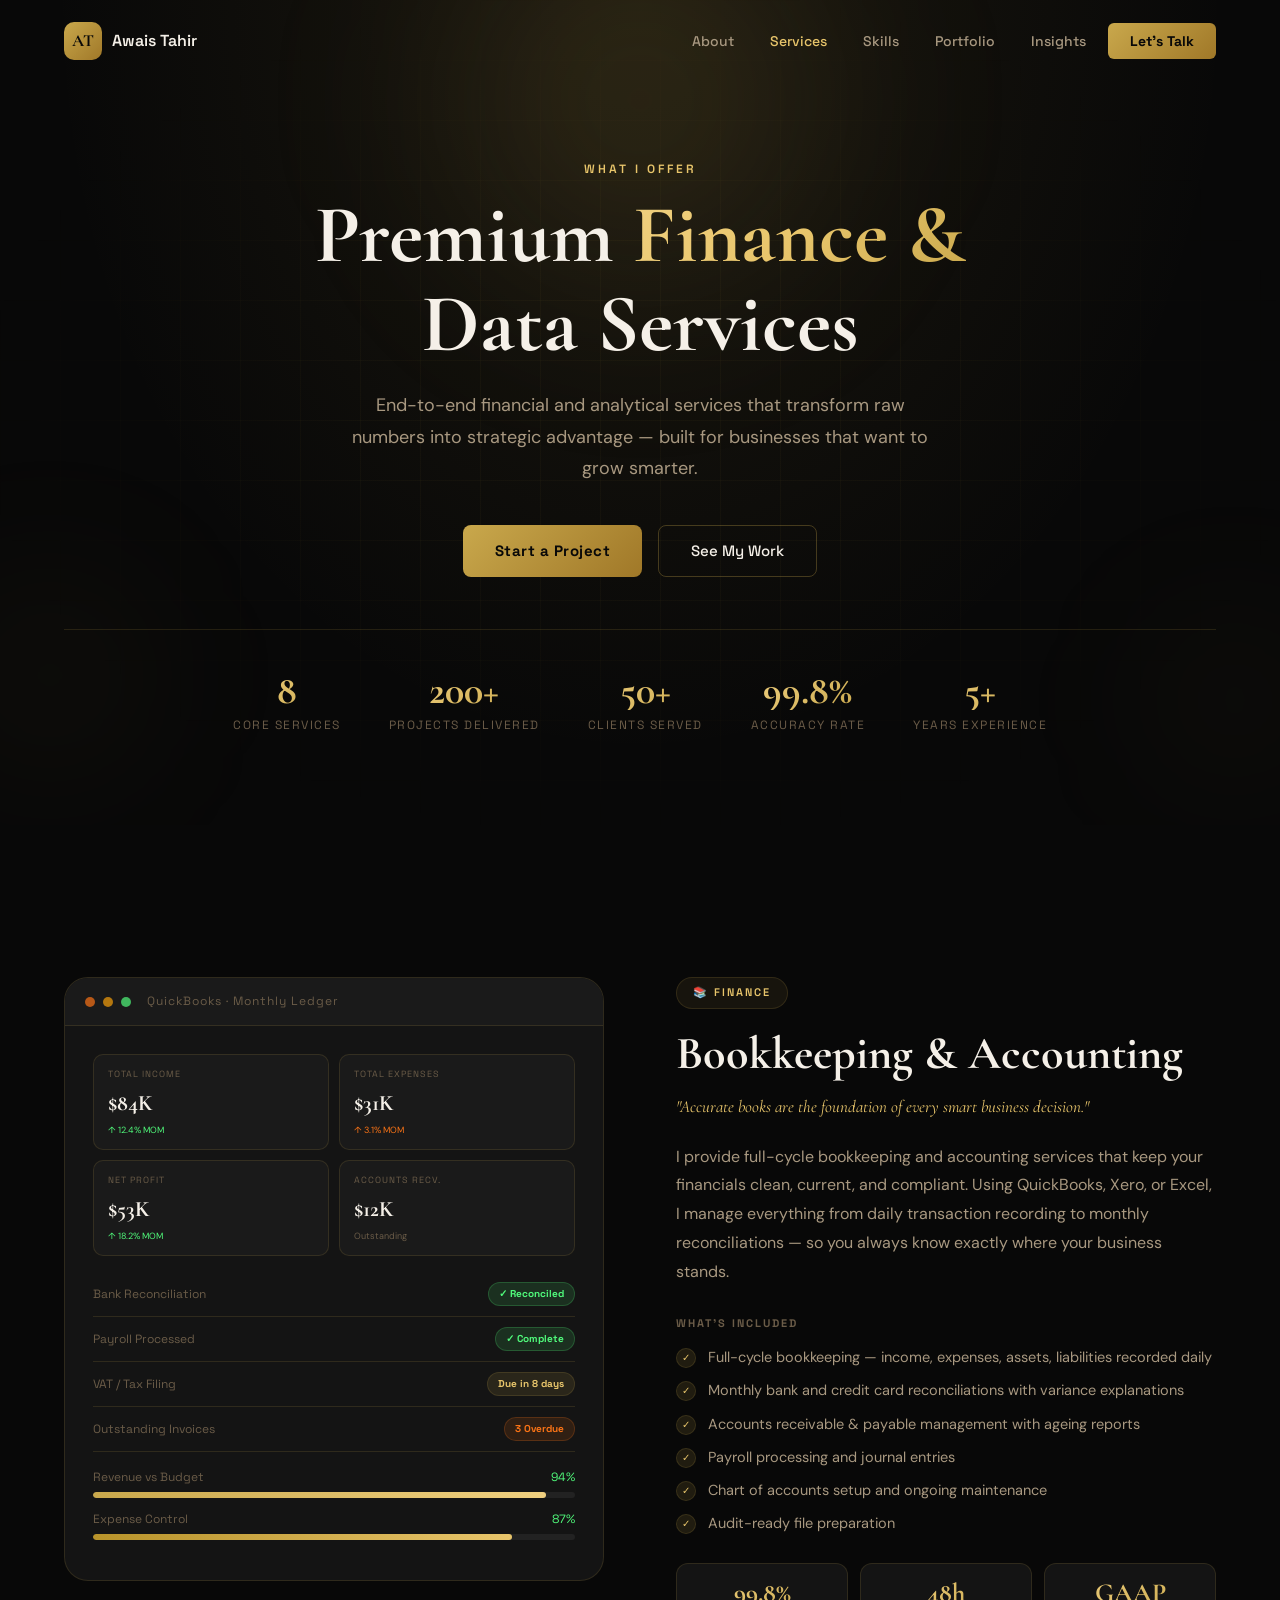
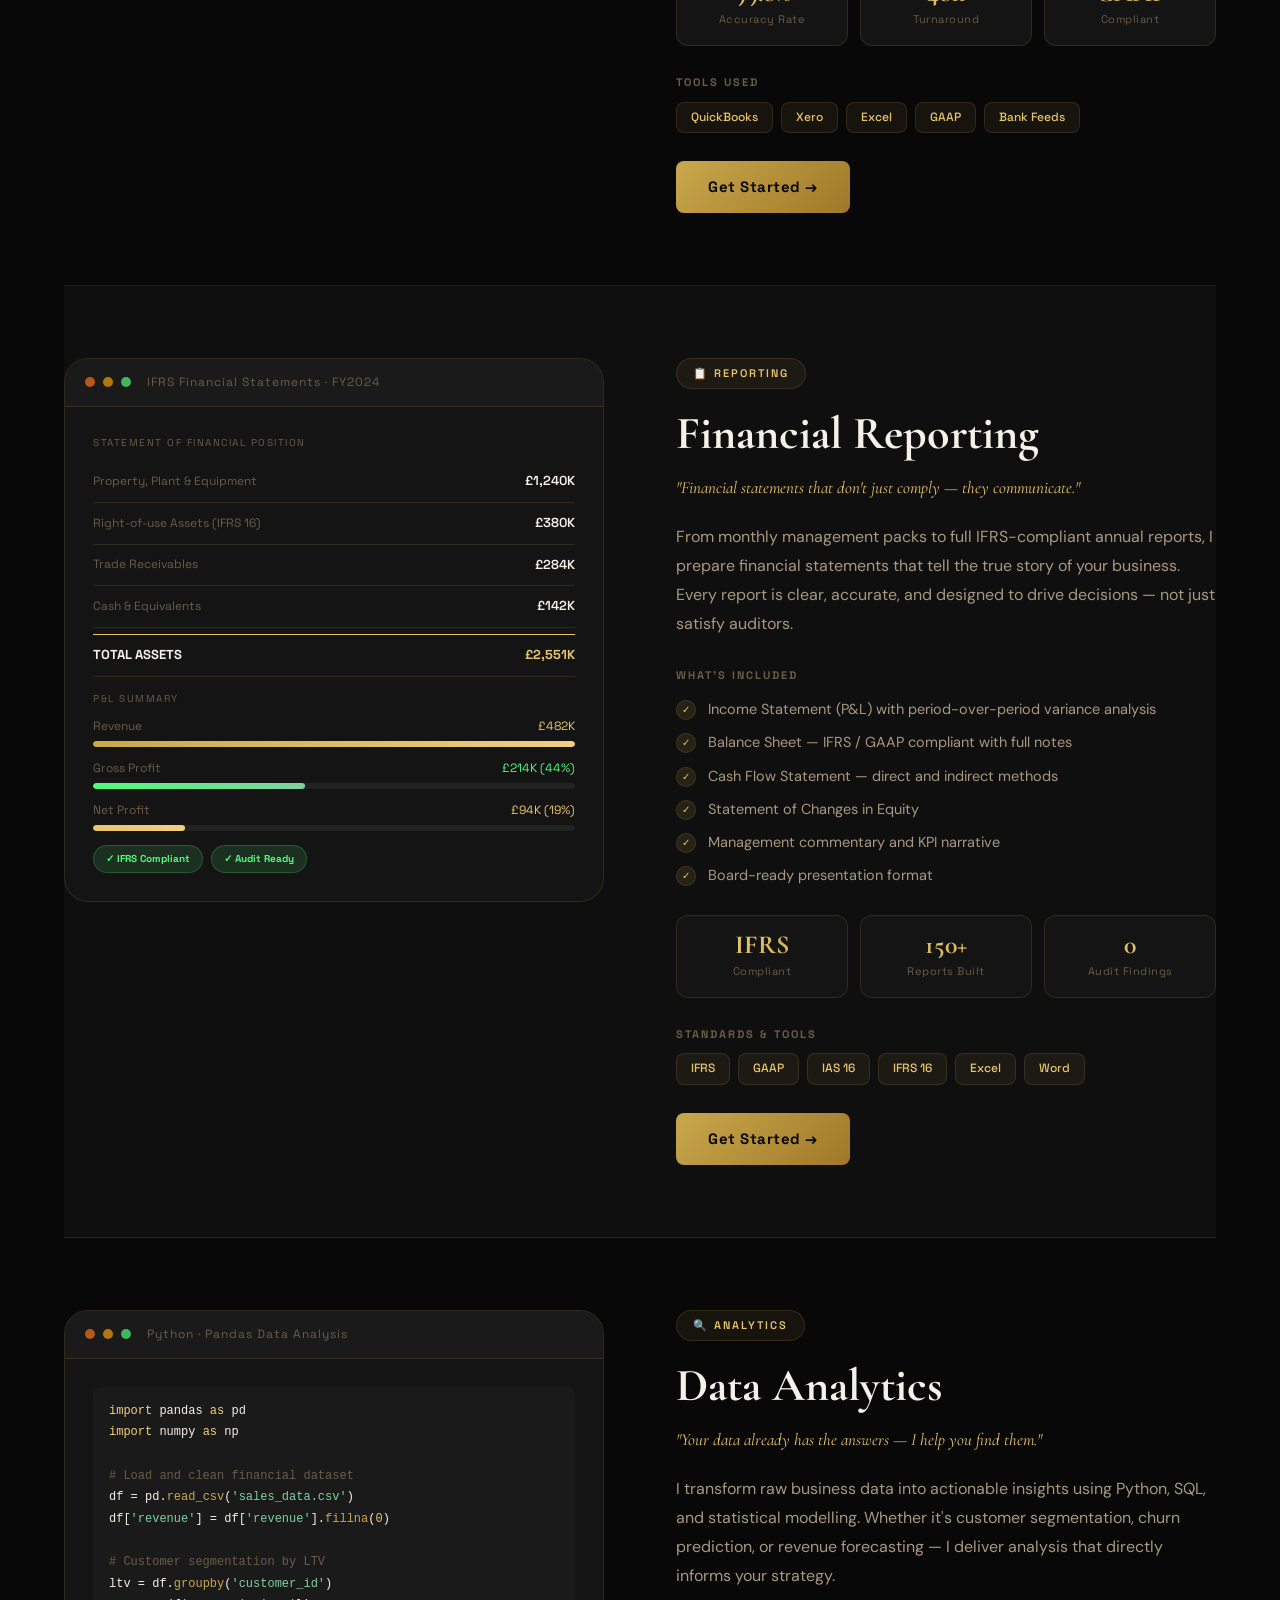
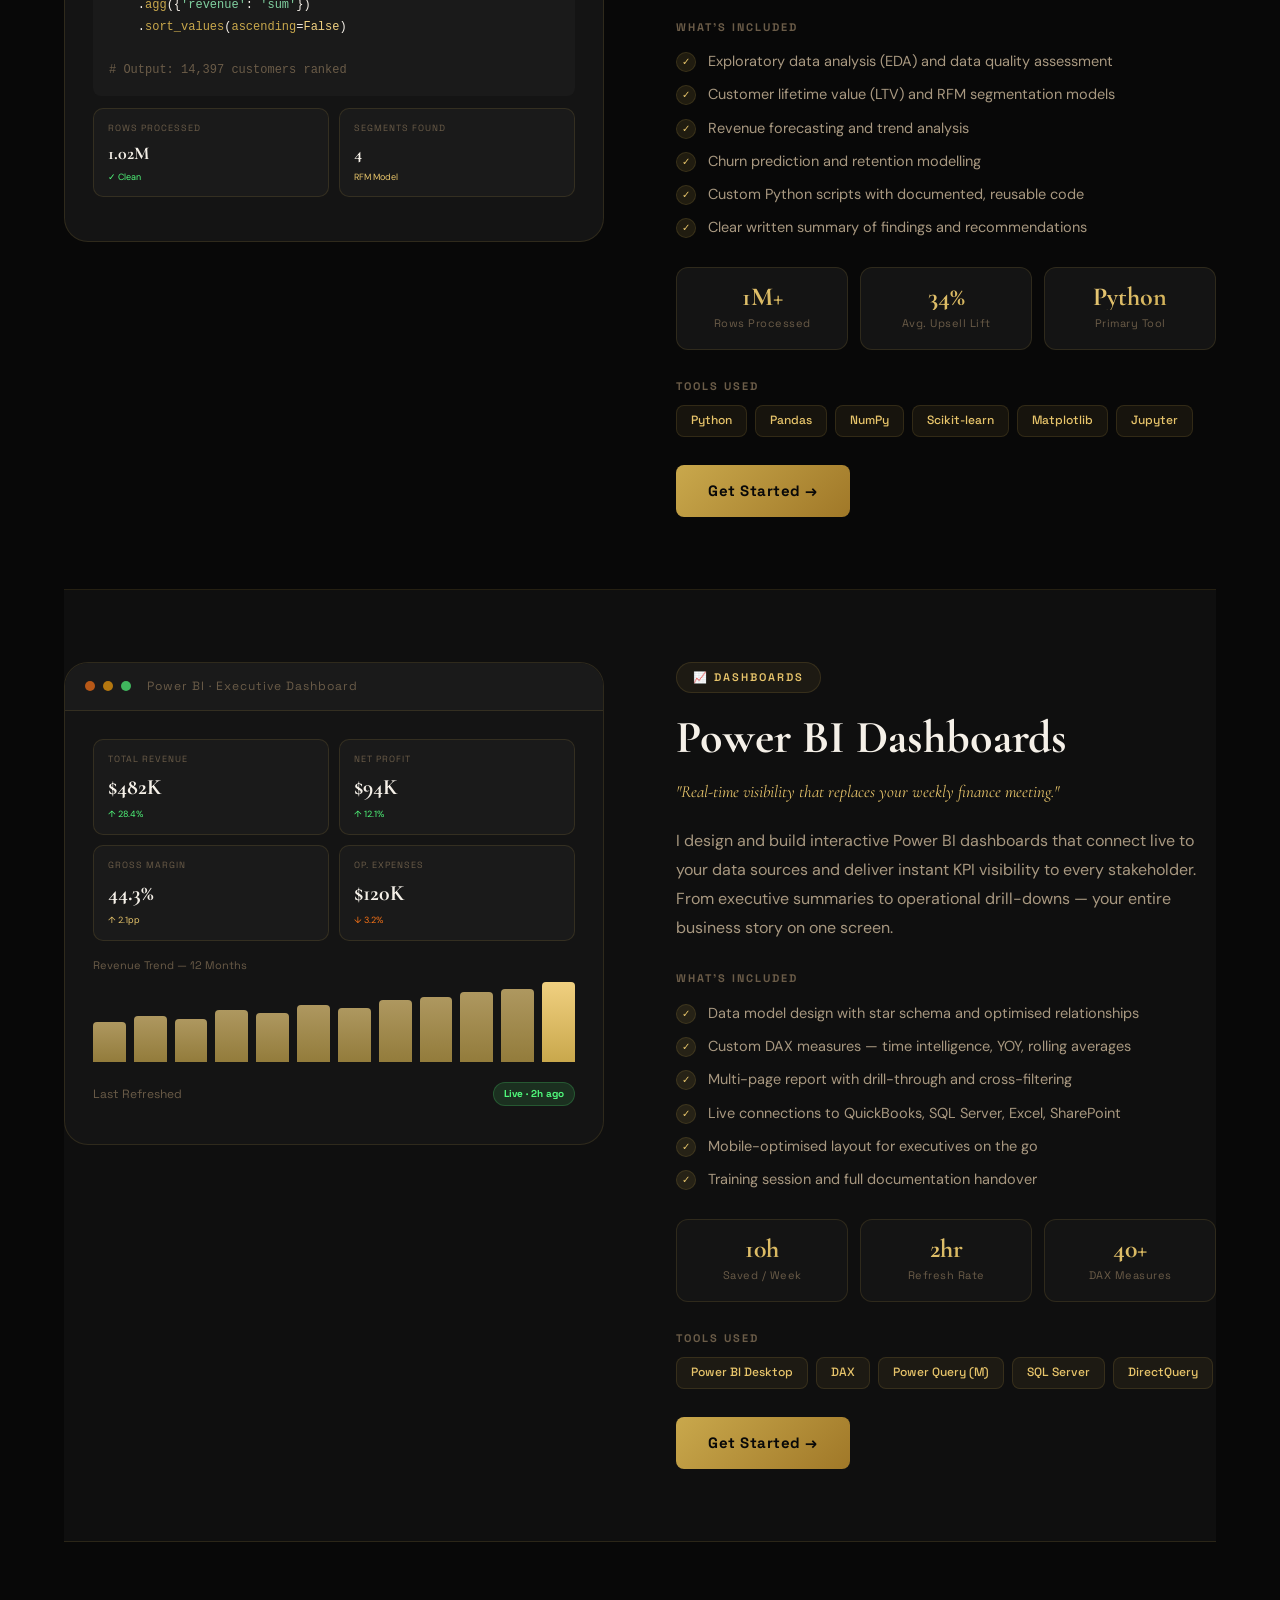
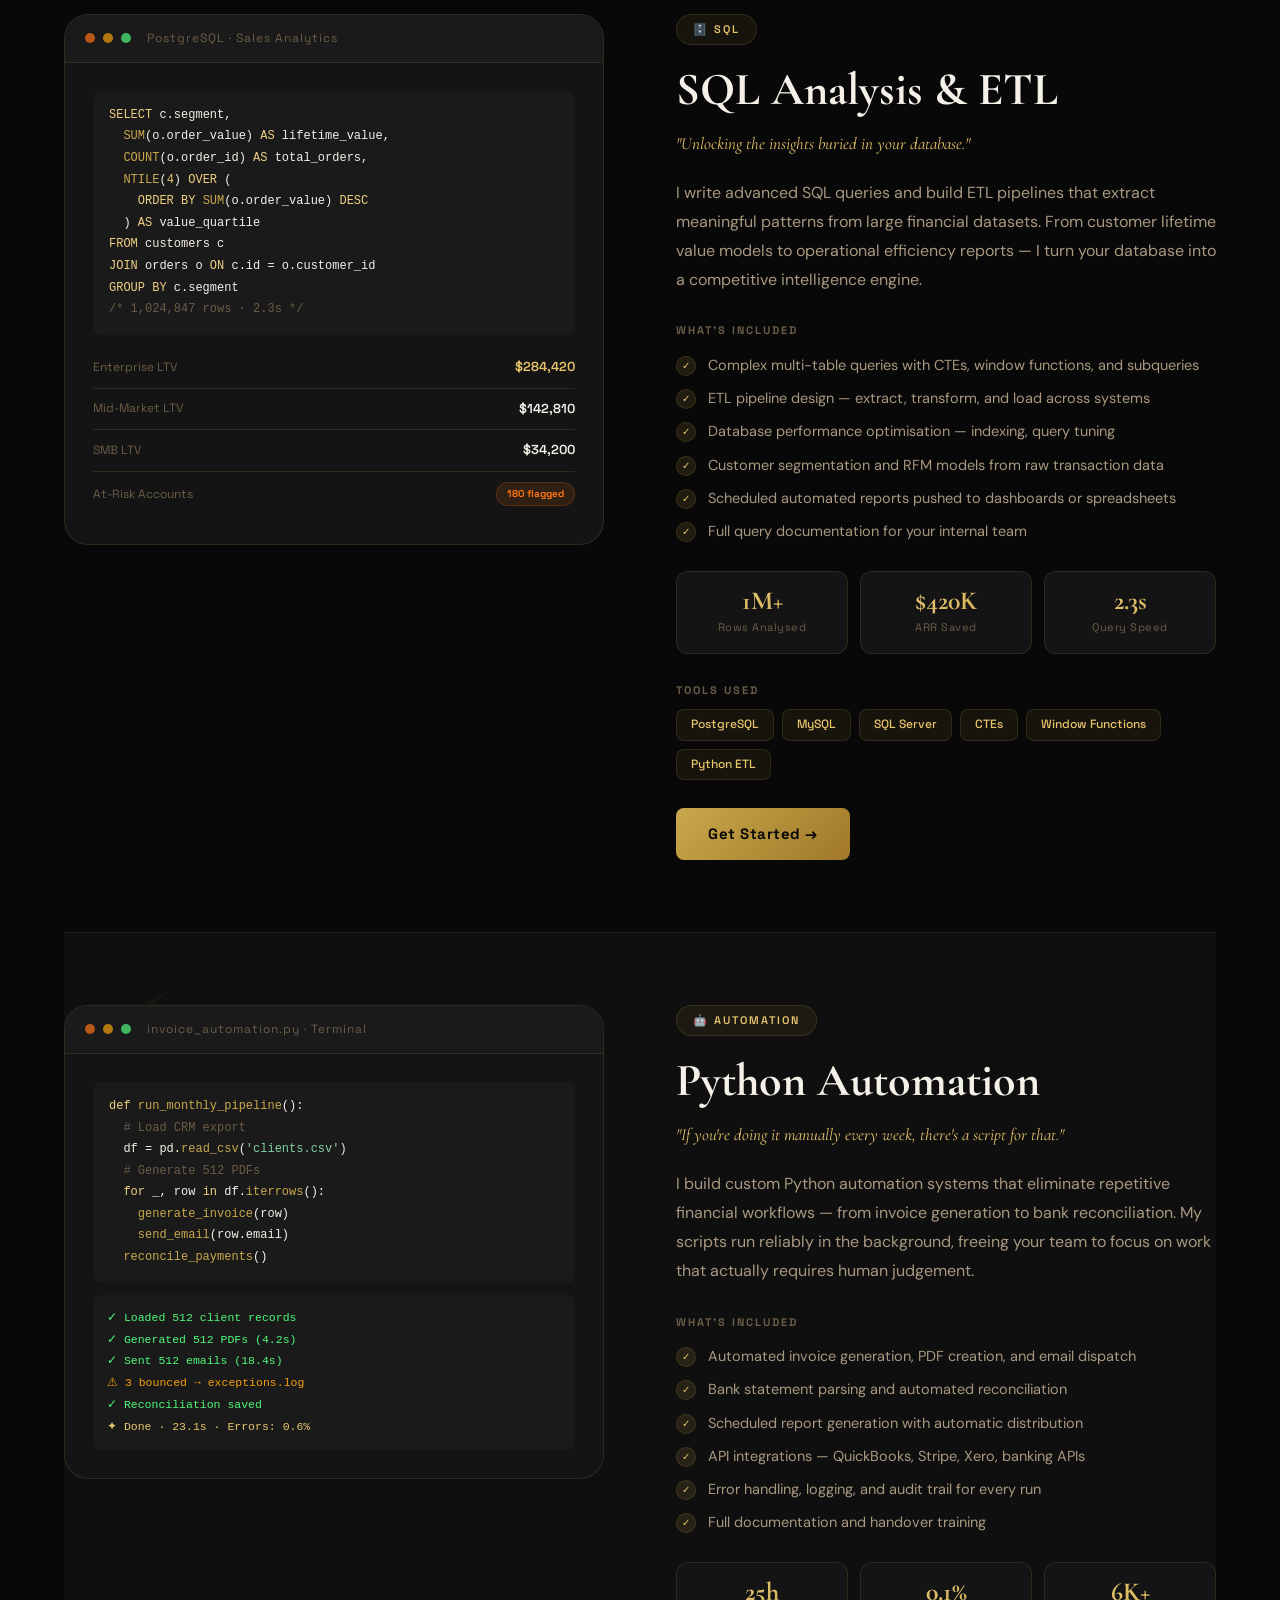
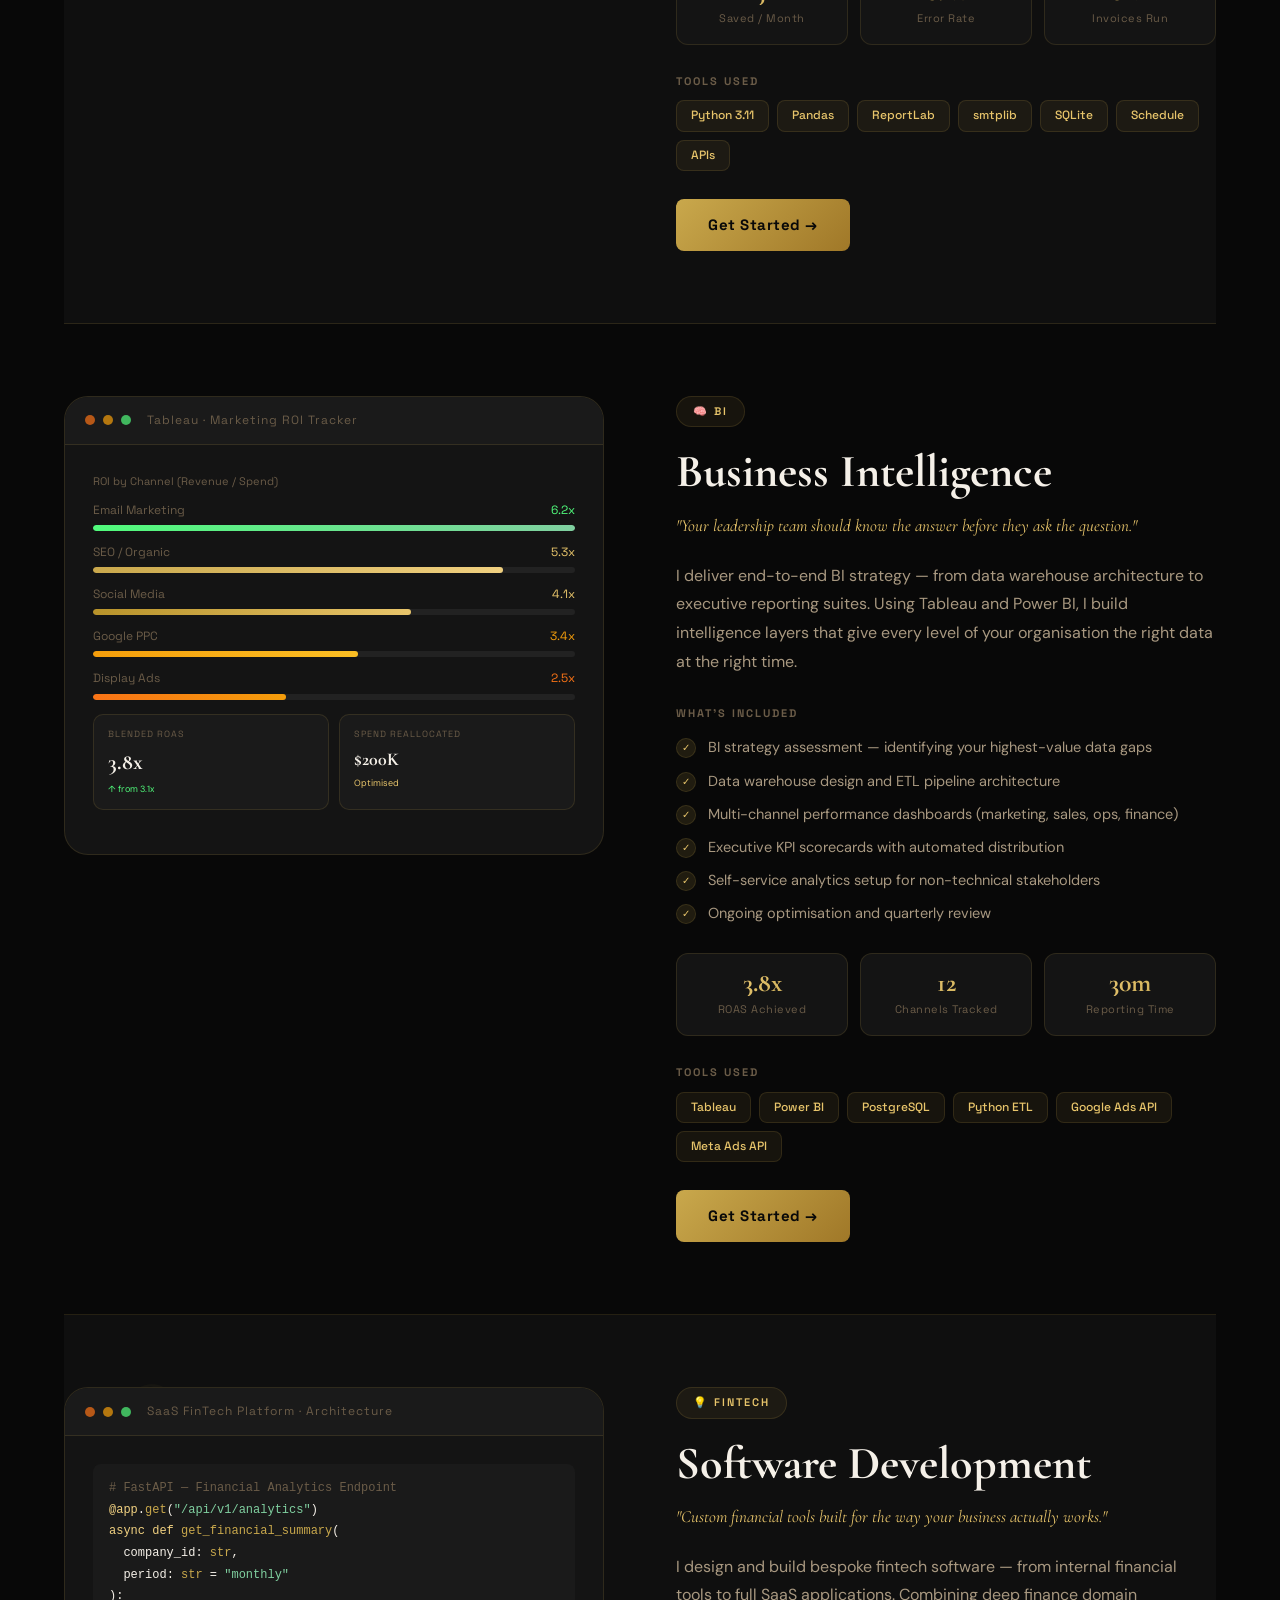
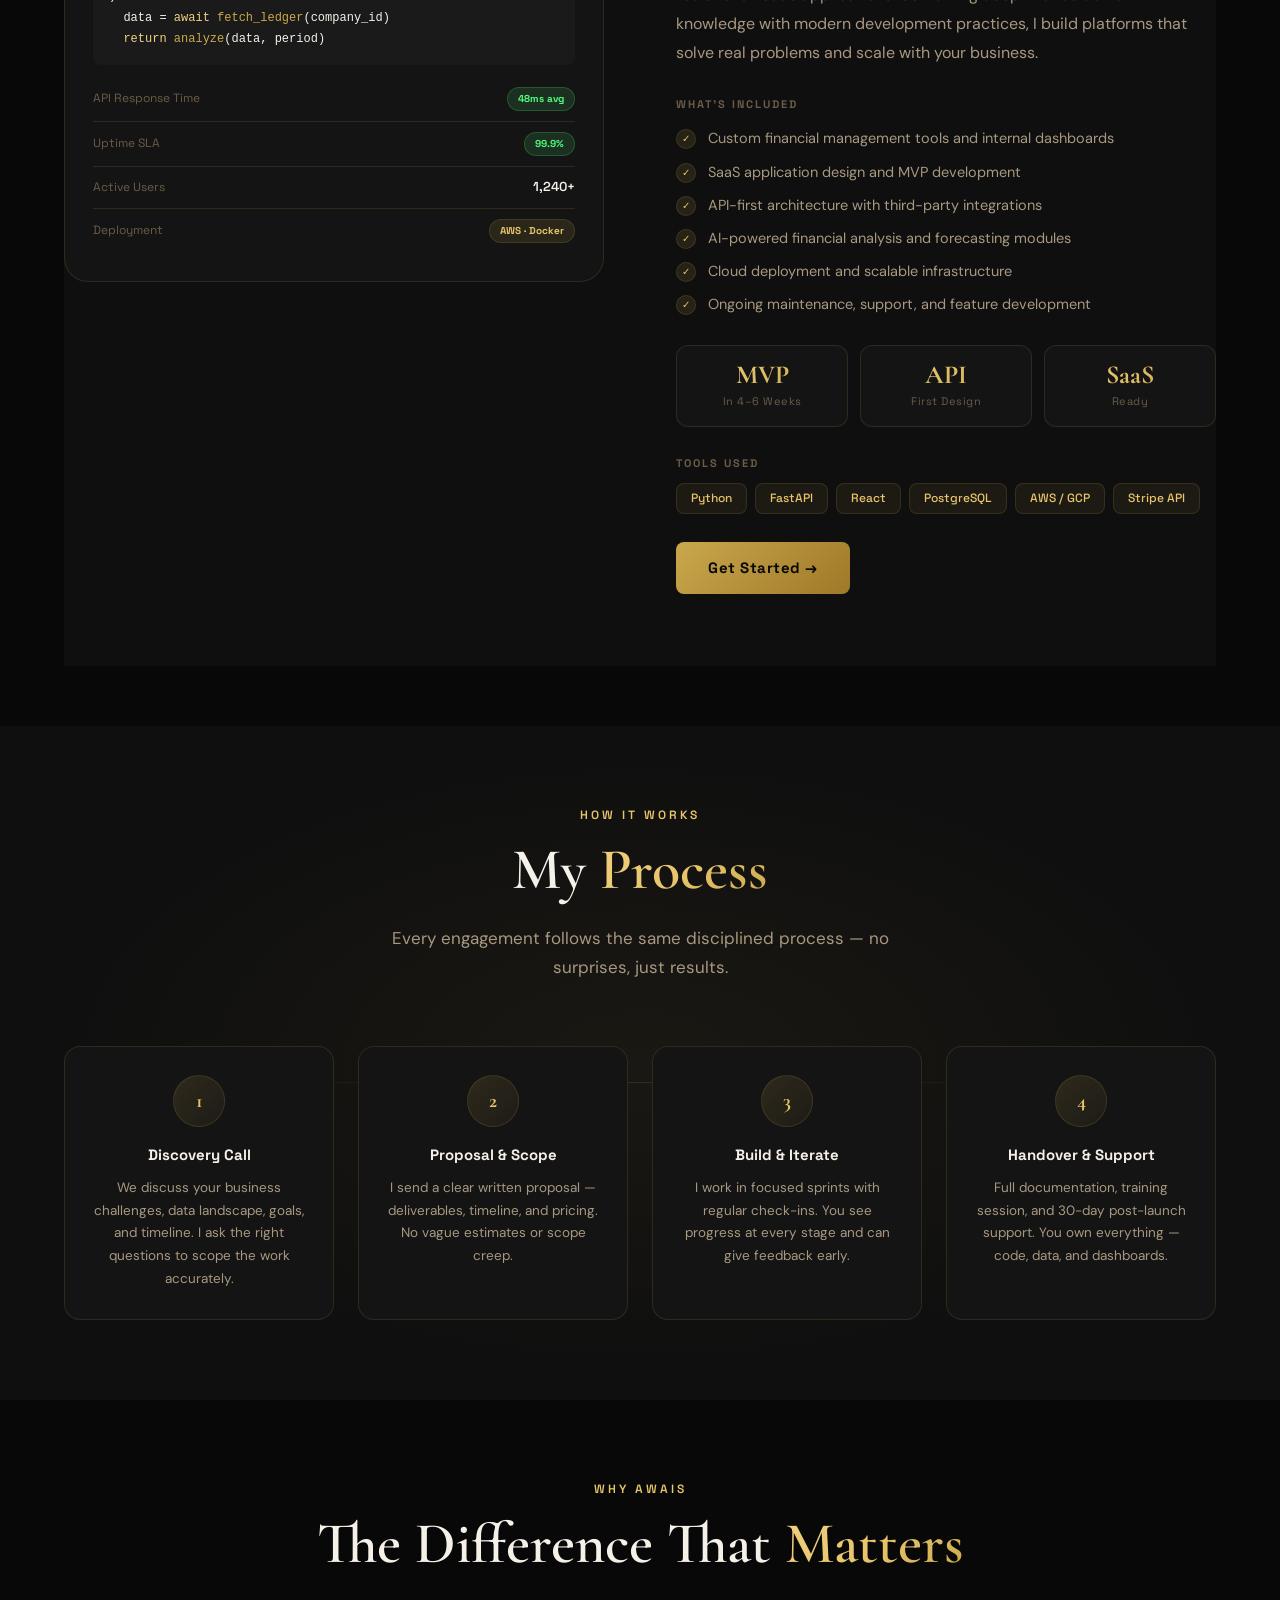
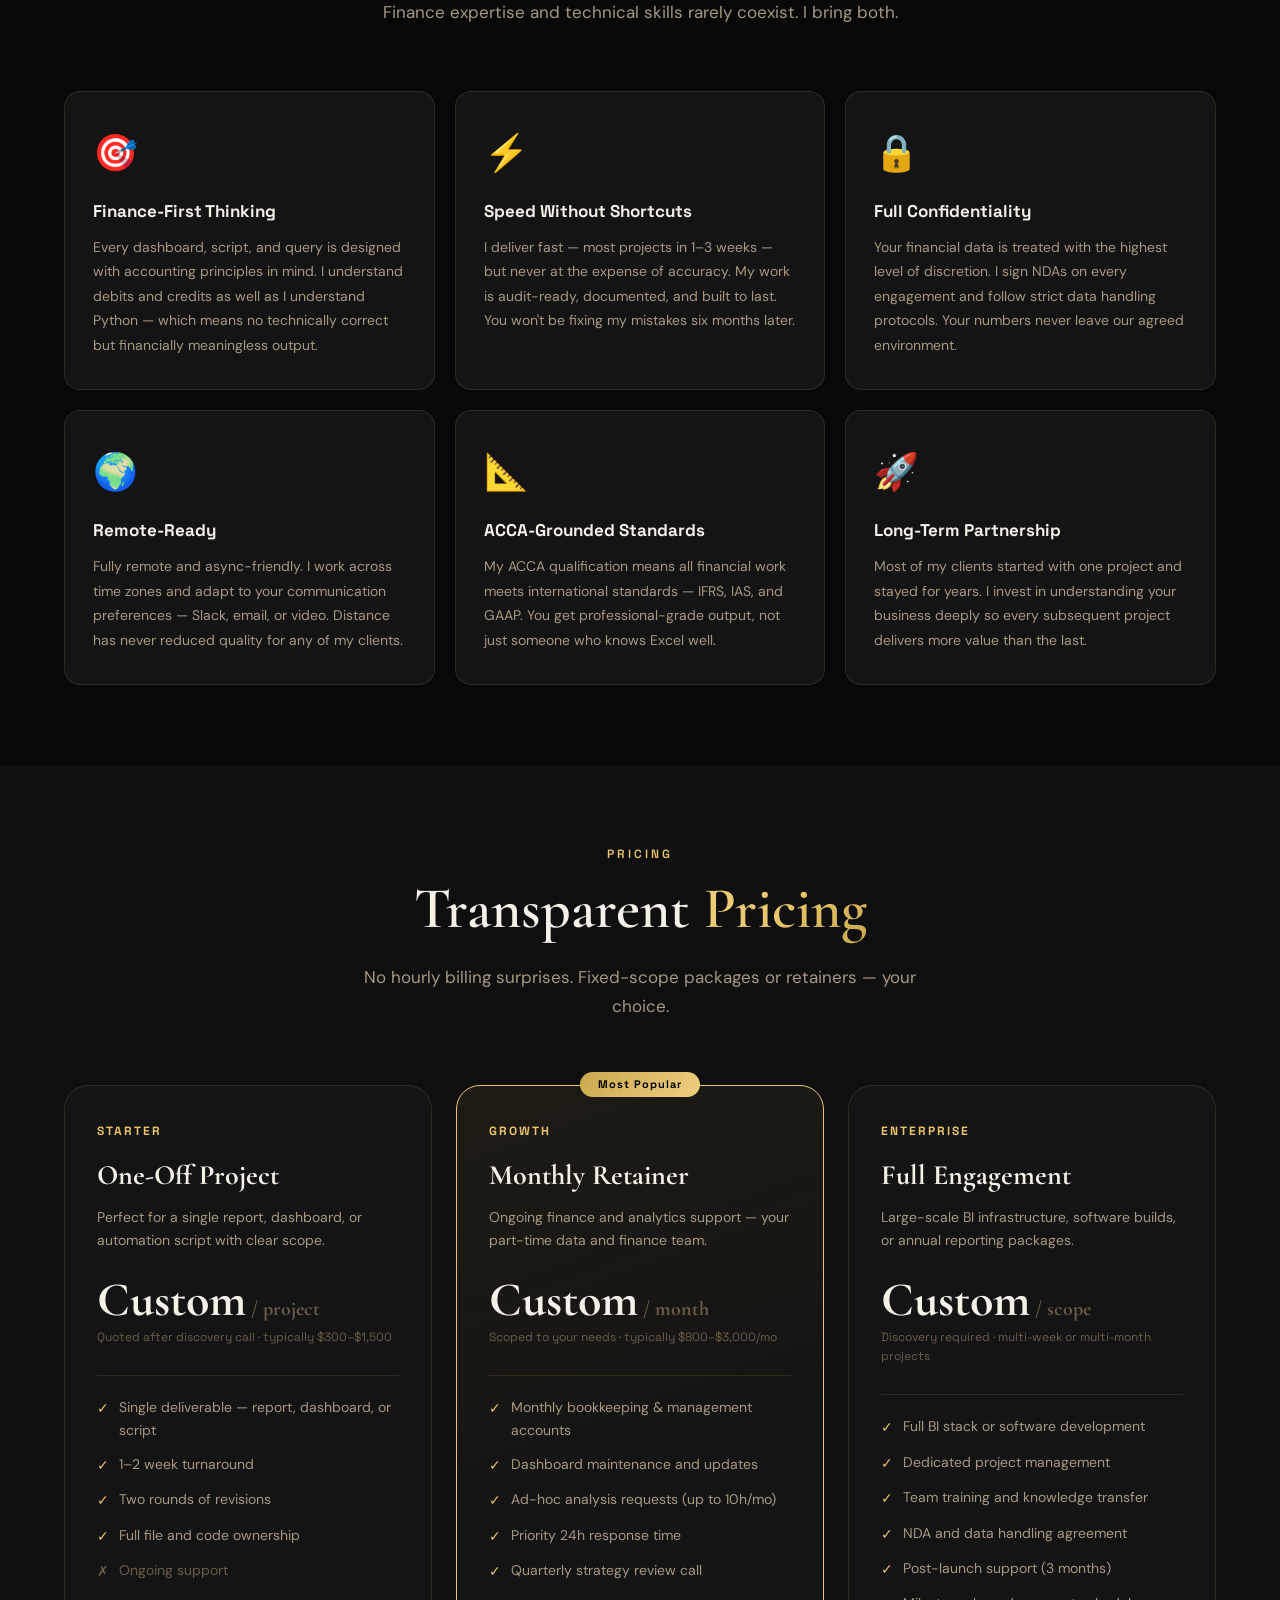
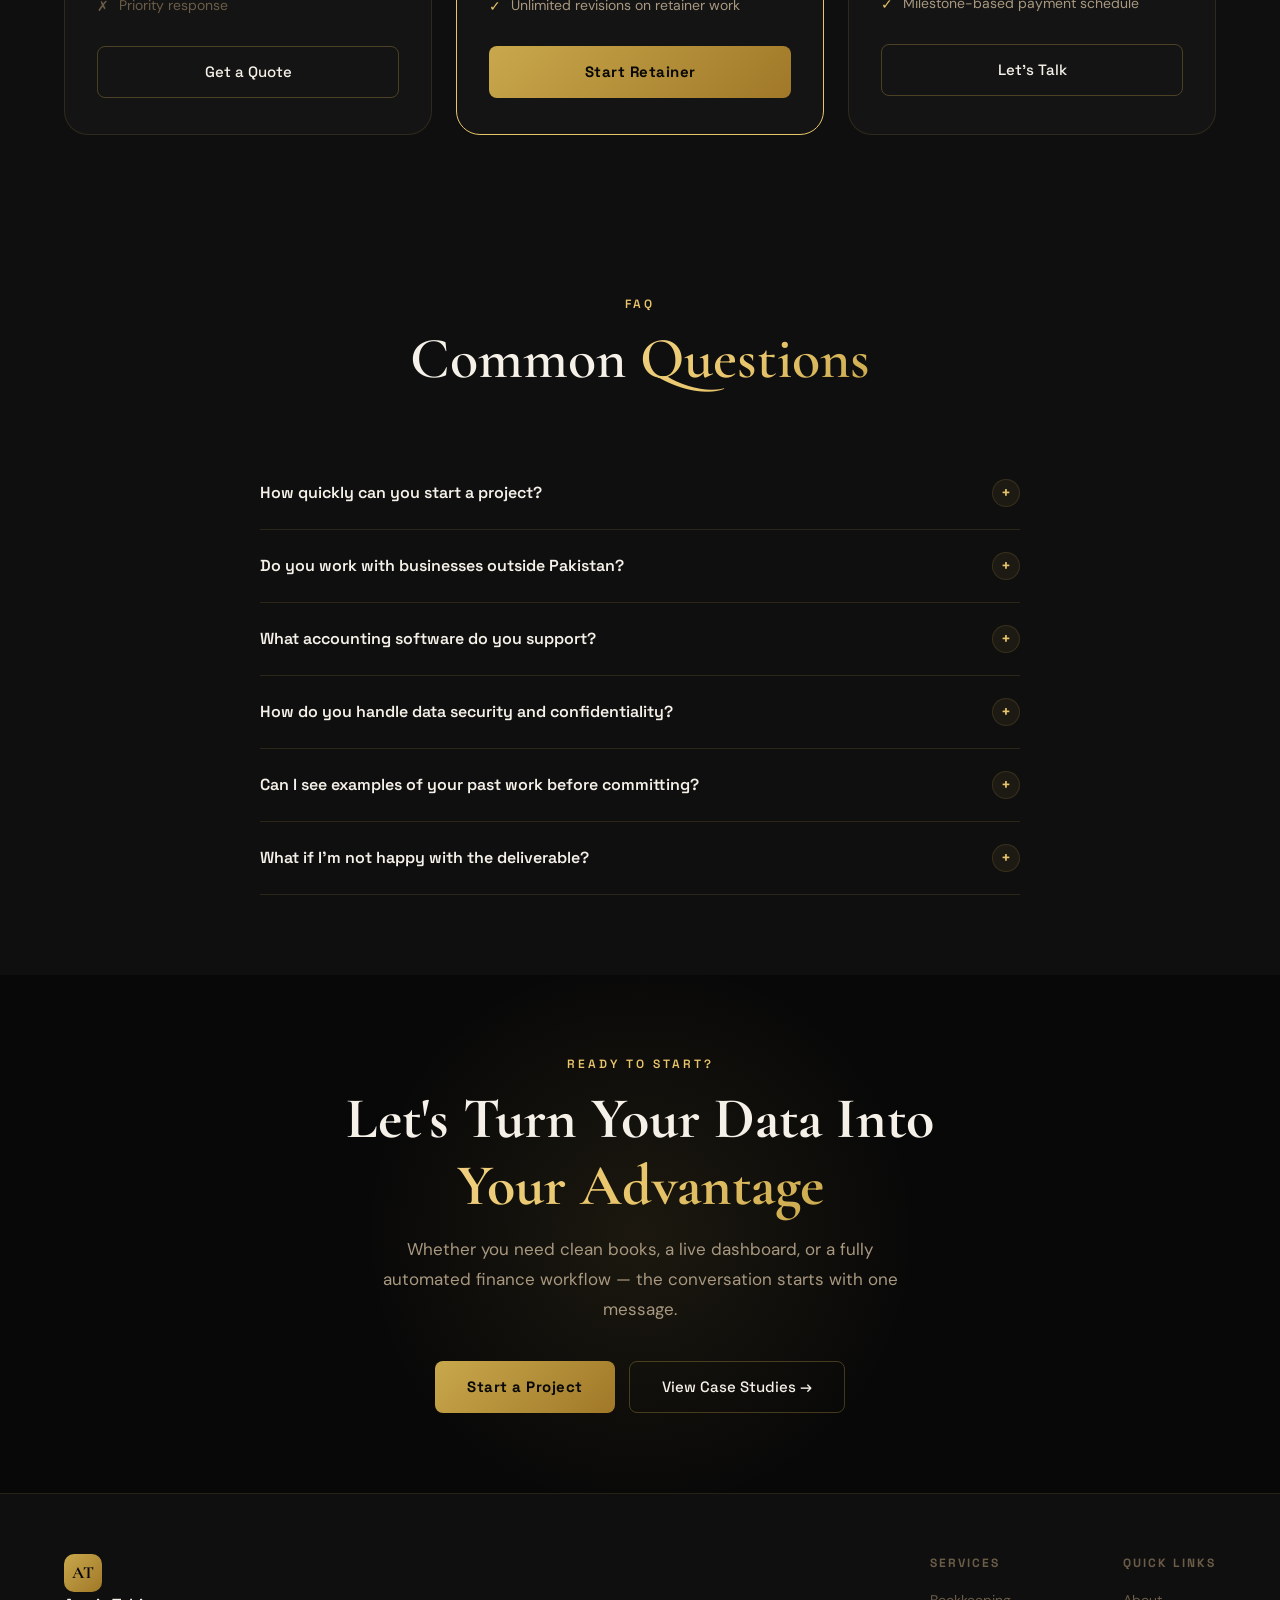
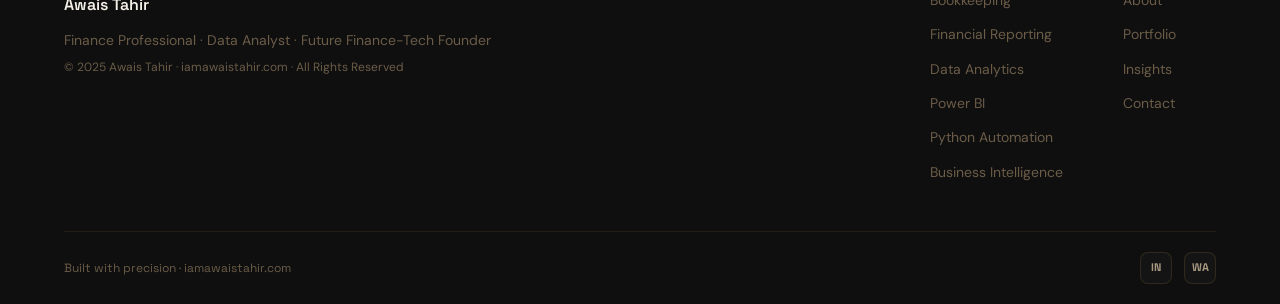
<file: services.html>
<!DOCTYPE html>
<html lang="en">
<head>
  <!-- Google tag (gtag.js) -->
<script async src="https://www.googletagmanager.com/gtag/js?id=G-KKZN3L73HQ"></script>
<script>
  window.dataLayer = window.dataLayer || [];
  function gtag(){dataLayer.push(arguments);}
  gtag('js', new Date());

  gtag('config', 'G-KKZN3L73HQ');
</script>
  <meta charset="UTF-8" />
  <meta name="viewport" content="width=device-width, initial-scale=1.0" />
  <title>Services | Awais Tahir — Finance Professional & Data Analyst</title>
  <meta name="description" content="Comprehensive finance and data analytics services by Awais Tahir — bookkeeping, financial reporting, Power BI dashboards, Python automation, SQL analysis, and business intelligence." />
  <meta name="author" content="Awais Tahir" />
  <link rel="canonical" href="https://iamawaistahir.com/services.html" />
  <link rel="preconnect" href="https://fonts.googleapis.com" />
  <link rel="preconnect" href="https://fonts.gstatic.com" crossorigin />
  <link rel="icon" href="/favicon.svg" type="image/svg+xml">
  <link href="https://fonts.googleapis.com/css2?family=Cormorant+Garamond:wght@300;400;500;600;700&family=DM+Sans:wght@300;400;500;600&family=Space+Grotesk:wght@400;500;600;700&display=swap" rel="stylesheet" />
  <link rel="stylesheet" href="style.css" />
  <style>
    /* ══════════════════════════════════════════
       SERVICES PAGE — EXTENDED STYLES
       ══════════════════════════════════════════ */

    /* ── Page Hero ── */
    .srv-hero {
      padding: 160px 0 90px;
      position: relative;
      overflow: hidden;
      text-align: center;
      background: radial-gradient(ellipse at 50% 0%, rgba(201,168,76,.1) 0%, transparent 65%);
    }
    .srv-hero::before {
      content: '';
      position: absolute;
      inset: 0;
      background-image:
        linear-gradient(rgba(201,168,76,.04) 1px, transparent 1px),
        linear-gradient(90deg, rgba(201,168,76,.04) 1px, transparent 1px);
      background-size: 60px 60px;
      mask-image: radial-gradient(ellipse at center, black 30%, transparent 75%);
    }
    .srv-hero-orb {
      position: absolute;
      border-radius: 50%;
      filter: blur(80px);
      pointer-events: none;
    }
    .srv-hero-orb-1 { width: 600px; height: 600px; top: -200px; left: 50%; transform: translateX(-50%); background: radial-gradient(circle, rgba(201,168,76,.14) 0%, transparent 65%); }
    .srv-hero-orb-2 { width: 300px; height: 300px; bottom: 0; left: -100px; background: radial-gradient(circle, rgba(201,168,76,.08) 0%, transparent 65%); }
    .srv-hero-orb-3 { width: 250px; height: 250px; bottom: 0; right: -80px; background: radial-gradient(circle, rgba(201,168,76,.08) 0%, transparent 65%); }
    .srv-hero .container { position: relative; z-index: 2; }
    .srv-hero-title {
      font-family: var(--font-display);
      font-size: clamp(48px, 7vw, 82px);
      font-weight: 700;
      line-height: 1.08;
      margin-bottom: 22px;
      color: var(--text-1);
    }
    .srv-hero-sub {
      font-size: 18px;
      color: var(--text-2);
      max-width: 580px;
      margin: 0 auto 40px;
      line-height: 1.75;
    }
    .srv-hero-stats {
      display: flex;
      justify-content: center;
      gap: 48px;
      flex-wrap: wrap;
      margin-top: 52px;
      padding-top: 40px;
      border-top: 1px solid var(--border);
    }
    .srv-hero-stat { text-align: center; }
    .srv-hero-stat-num {
      font-family: var(--font-display);
      font-size: 40px;
      font-weight: 700;
      background: linear-gradient(135deg, #f0d080, #c9a84c);
      -webkit-background-clip: text;
      -webkit-text-fill-color: transparent;
      background-clip: text;
      line-height: 1;
    }
    .srv-hero-stat-label {
      font-family: var(--font-ui);
      font-size: 12px;
      color: var(--text-3);
      text-transform: uppercase;
      letter-spacing: 1.5px;
      margin-top: 6px;
    }

    /* ── Service Detail Cards ── */
    .services-detail-section { padding: 80px 0 60px; }
    .services-detail-list { display: flex; flex-direction: column; gap: 0; }

    .srv-item {
      padding: 72px 0;
      border-bottom: 1px solid var(--border);
      position: relative;
    }
    .srv-item:last-child { border-bottom: none; }
    .srv-item-inner {
      display: grid;
      grid-template-columns: 1fr 1fr;
      gap: 72px;
      align-items: start;
    }
    .srv-item-inner.reverse { direction: rtl; }
    .srv-item-inner.reverse > * { direction: ltr; }

    /* Number watermark */
    .srv-item-number {
      position: absolute;
      top: 40px; left: 0;
      font-family: var(--font-display);
      font-size: 120px;
      font-weight: 700;
      color: rgba(201,168,76,.04);
      line-height: 1;
      pointer-events: none;
      user-select: none;
    }

    /* Visual panel */
    .srv-visual {
      background: var(--navy-3);
      border: 1px solid var(--border);
      border-radius: var(--radius-lg);
      overflow: hidden;
      position: relative;
    }
    .srv-visual-header {
      background: var(--navy-4);
      border-bottom: 1px solid var(--border);
      padding: 14px 20px;
      display: flex;
      align-items: center;
      gap: 8px;
    }
    .srv-dot { width: 10px; height: 10px; border-radius: 50%; }
    .srv-dot-1 { background: #f97316; opacity: .7; }
    .srv-dot-2 { background: #f59e0b; opacity: .7; }
    .srv-dot-3 { background: #50fa7b; opacity: .7; }
    .srv-visual-title {
      font-family: var(--font-ui);
      font-size: 12px;
      color: var(--text-3);
      margin-left: 8px;
      letter-spacing: 1px;
    }
    .srv-visual-body { padding: 28px; }

    /* Info panel */
    .srv-info { }
    .srv-cat-badge {
      display: inline-flex;
      align-items: center;
      gap: 8px;
      padding: 6px 16px;
      background: rgba(201,168,76,.08);
      border: 1px solid var(--border);
      border-radius: 100px;
      font-family: var(--font-ui);
      font-size: 11px;
      font-weight: 600;
      letter-spacing: 2px;
      text-transform: uppercase;
      color: var(--blue-light);
      margin-bottom: 18px;
    }
    .srv-title {
      font-family: var(--font-display);
      font-size: clamp(30px, 3.8vw, 46px);
      font-weight: 700;
      line-height: 1.15;
      color: var(--text-1);
      margin-bottom: 14px;
    }
    .srv-tagline {
      font-family: var(--font-display);
      font-size: 17px;
      color: var(--blue-light);
      font-style: italic;
      margin-bottom: 22px;
    }
    .srv-desc {
      font-size: 16px;
      color: var(--text-2);
      line-height: 1.8;
      margin-bottom: 28px;
    }

    /* What's included list */
    .srv-includes { margin-bottom: 28px; }
    .srv-includes-title {
      font-family: var(--font-ui);
      font-size: 11px;
      font-weight: 700;
      text-transform: uppercase;
      letter-spacing: 2px;
      color: var(--text-3);
      margin-bottom: 14px;
    }
    .srv-includes-list { display: flex; flex-direction: column; gap: 10px; }
    .srv-include-item {
      display: flex;
      align-items: flex-start;
      gap: 12px;
      font-size: 14.5px;
      color: var(--text-2);
      line-height: 1.6;
    }
    .srv-include-check {
      width: 20px; height: 20px;
      background: rgba(201,168,76,.12);
      border: 1px solid var(--border);
      border-radius: 50%;
      display: grid;
      place-items: center;
      flex-shrink: 0;
      margin-top: 2px;
      font-size: 10px;
      color: var(--blue-light);
    }

    /* Metrics strip */
    .srv-metrics {
      display: grid;
      grid-template-columns: repeat(3, 1fr);
      gap: 12px;
      margin-bottom: 28px;
    }
    .srv-metric {
      background: var(--navy-3);
      border: 1px solid var(--border);
      border-radius: 12px;
      padding: 16px 12px;
      text-align: center;
      transition: border-color .2s;
    }
    .srv-metric:hover { border-color: var(--blue-light); }
    .srv-metric-val {
      font-family: var(--font-display);
      font-size: 26px;
      font-weight: 700;
      background: linear-gradient(135deg, #f0d080, #c9a84c);
      -webkit-background-clip: text;
      -webkit-text-fill-color: transparent;
      background-clip: text;
      line-height: 1;
    }
    .srv-metric-label {
      font-size: 11px;
      color: var(--text-3);
      font-family: var(--font-ui);
      margin-top: 5px;
      letter-spacing: .5px;
    }

    /* Tech stack */
    .srv-stack-title {
      font-family: var(--font-ui);
      font-size: 11px;
      font-weight: 700;
      text-transform: uppercase;
      letter-spacing: 2px;
      color: var(--text-3);
      margin-bottom: 10px;
    }
    .srv-stack { display: flex; flex-wrap: wrap; gap: 8px; margin-bottom: 28px; }
    .srv-tag {
      font-size: 12px;
      padding: 5px 14px;
      border-radius: 8px;
      background: rgba(201,168,76,.08);
      color: var(--blue-light);
      font-family: var(--font-ui);
      border: 1px solid var(--border);
      font-weight: 500;
    }

    /* Visual mock elements */
    .mock-row {
      display: flex;
      align-items: center;
      justify-content: space-between;
      padding: 10px 0;
      border-bottom: 1px solid var(--border);
      font-family: var(--font-ui);
      font-size: 13px;
      color: var(--text-2);
    }
    .mock-row:last-child { border-bottom: none; }
    .mock-row-label { color: var(--text-3); font-size: 12px; }
    .mock-row-val { color: var(--text-1); font-weight: 600; }
    .mock-row-badge {
      padding: 3px 10px;
      border-radius: 100px;
      font-size: 10px;
      font-weight: 700;
      font-family: var(--font-ui);
    }
    .badge-green { background: rgba(80,250,123,.12); color: #50fa7b; border: 1px solid rgba(80,250,123,.2); }
    .badge-gold  { background: rgba(201,168,76,.12); color: var(--blue-light); border: 1px solid var(--border); }
    .badge-red   { background: rgba(249,115,22,.12); color: #f97316; border: 1px solid rgba(249,115,22,.2); }

    .mock-bar-row { margin-bottom: 12px; }
    .mock-bar-header { display: flex; justify-content: space-between; font-family: var(--font-ui); font-size: 12px; color: var(--text-3); margin-bottom: 5px; }
    .mock-bar-track { height: 6px; background: rgba(255,255,255,.06); border-radius: 3px; overflow: hidden; }
    .mock-bar-fill { height: 100%; border-radius: 3px; }

    .mock-kpi-grid { display: grid; grid-template-columns: 1fr 1fr; gap: 10px; margin-bottom: 16px; }
    .mock-kpi {
      background: var(--navy-4);
      border: 1px solid var(--border);
      border-radius: 10px;
      padding: 12px 14px;
    }
    .mock-kpi-label { font-family: var(--font-ui); font-size: 9px; text-transform: uppercase; letter-spacing: 1px; color: var(--text-3); margin-bottom: 4px; }
    .mock-kpi-val { font-family: var(--font-display); font-size: 22px; font-weight: 700; color: var(--text-1); }
    .mock-kpi-sub { font-size: 9px; margin-top: 2px; }

    .mock-code {
      background: var(--navy-4);
      border-radius: 8px;
      padding: 14px 16px;
      font-family: monospace;
      font-size: 12px;
      line-height: 1.8;
      margin-bottom: 12px;
    }
    .code-kw  { color: #f0d080; }
    .code-fn  { color: #c9a84c; }
    .code-str { color: #80d0a0; }
    .code-cmt { color: var(--text-3); }
    .code-var { color: var(--text-1); }
    .code-num { color: #e8c56b; }

    .mock-chart-bars {
      display: flex;
      align-items: flex-end;
      gap: 8px;
      height: 80px;
      margin-bottom: 10px;
    }
    .mock-bar-col {
      flex: 1;
      border-radius: 4px 4px 0 0;
      background: linear-gradient(to top, #c9a84c, #f0d080);
      opacity: .7;
      transition: opacity .2s;
    }
    .mock-bar-col:hover { opacity: 1; }

    /* ── Process Section ── */
    .process-section {
      padding: 80px 0;
      background: var(--navy-2);
      position: relative;
      overflow: hidden;
    }
    .process-section::before {
      content: '';
      position: absolute;
      inset: 0;
      background: radial-gradient(ellipse at 50% 50%, rgba(201,168,76,.06) 0%, transparent 65%);
    }
    .process-grid {
      display: grid;
      grid-template-columns: repeat(4, 1fr);
      gap: 24px;
      position: relative;
      z-index: 2;
    }
    .process-grid::before {
      content: '';
      position: absolute;
      top: 36px;
      left: 15%;
      right: 15%;
      height: 1px;
      background: linear-gradient(90deg, transparent, var(--border), var(--border), transparent);
      z-index: 0;
    }
    .process-card {
      background: var(--navy-3);
      border: 1px solid var(--border);
      border-radius: var(--radius);
      padding: 28px 24px;
      text-align: center;
      position: relative;
      z-index: 1;
      transition: all .3s;
    }
    .process-card:hover { border-color: var(--blue-light); transform: translateY(-4px); box-shadow: 0 12px 40px rgba(201,168,76,.1); }
    .process-step-num {
      width: 52px; height: 52px;
      background: linear-gradient(135deg, rgba(201,168,76,.15), rgba(201,168,76,.05));
      border: 1px solid var(--border);
      border-radius: 50%;
      display: grid;
      place-items: center;
      font-family: var(--font-display);
      font-size: 20px;
      font-weight: 700;
      color: var(--blue-light);
      margin: 0 auto 16px;
    }
    .process-title { font-family: var(--font-ui); font-weight: 700; font-size: 15px; color: var(--text-1); margin-bottom: 10px; }
    .process-desc { font-size: 13.5px; color: var(--text-2); line-height: 1.7; }

    /* ── Why Choose Me Section ── */
    .why-section { padding: 80px 0; }
    .why-grid { display: grid; grid-template-columns: repeat(3, 1fr); gap: 20px; }
    .why-card {
      background: var(--navy-3);
      border: 1px solid var(--border);
      border-radius: var(--radius);
      padding: 32px 28px;
      position: relative;
      overflow: hidden;
      transition: all .3s;
    }
    .why-card::before {
      content: '';
      position: absolute;
      top: 0; left: 0; right: 0;
      height: 2px;
      background: linear-gradient(90deg, transparent, var(--blue-light), transparent);
      opacity: 0;
      transition: opacity .3s;
    }
    .why-card:hover { border-color: rgba(201,168,76,.3); transform: translateY(-4px); box-shadow: 0 16px 48px rgba(201,168,76,.08); }
    .why-card:hover::before { opacity: 1; }
    .why-icon { font-size: 36px; margin-bottom: 16px; display: block; }
    .why-title { font-family: var(--font-ui); font-weight: 700; font-size: 17px; color: var(--text-1); margin-bottom: 10px; }
    .why-desc { font-size: 14px; color: var(--text-2); line-height: 1.75; }

    /* ── Pricing Section ── */
    .pricing-section { padding: 80px 0; background: var(--navy-2); }
    .pricing-grid { display: grid; grid-template-columns: repeat(3, 1fr); gap: 24px; }
    .pricing-card {
      background: var(--navy-3);
      border: 1px solid var(--border);
      border-radius: var(--radius-lg);
      padding: 36px 32px;
      position: relative;
      transition: all .3s;
    }
    .pricing-card:hover { transform: translateY(-6px); box-shadow: 0 20px 60px rgba(201,168,76,.1); }
    .pricing-card.featured {
      border-color: var(--blue-light);
      background: linear-gradient(160deg, rgba(201,168,76,.08) 0%, var(--navy-3) 60%);
    }
    .pricing-card.featured::before {
      content: 'Most Popular';
      position: absolute;
      top: -14px;
      left: 50%;
      transform: translateX(-50%);
      background: linear-gradient(135deg, #c9a84c, #f0d080);
      color: #000;
      font-family: var(--font-ui);
      font-size: 11px;
      font-weight: 700;
      padding: 4px 18px;
      border-radius: 100px;
      letter-spacing: 1px;
      white-space: nowrap;
    }
    .pricing-tier { font-family: var(--font-ui); font-size: 12px; font-weight: 700; text-transform: uppercase; letter-spacing: 2px; color: var(--blue-light); margin-bottom: 12px; }
    .pricing-name { font-family: var(--font-display); font-size: 28px; font-weight: 700; color: var(--text-1); margin-bottom: 8px; }
    .pricing-desc { font-size: 14px; color: var(--text-2); line-height: 1.65; margin-bottom: 24px; }
    .pricing-price {
      font-family: var(--font-display);
      font-size: 48px;
      font-weight: 700;
      color: var(--text-1);
      line-height: 1;
      margin-bottom: 4px;
    }
    .pricing-price span { font-size: 20px; color: var(--text-3); }
    .pricing-note { font-size: 12px; color: var(--text-3); font-family: var(--font-ui); margin-bottom: 28px; }
    .pricing-divider { height: 1px; background: var(--border); margin-bottom: 20px; }
    .pricing-features { display: flex; flex-direction: column; gap: 12px; margin-bottom: 28px; }
    .pricing-feature {
      display: flex;
      align-items: flex-start;
      gap: 10px;
      font-size: 14px;
      color: var(--text-2);
    }
    .pricing-check { color: var(--blue-light); flex-shrink: 0; font-size: 14px; margin-top: 1px; }
    .pricing-cross { color: var(--text-3); flex-shrink: 0; font-size: 14px; margin-top: 1px; }

    /* ── CTA Section ── */
    .srv-cta-section {
      padding: 80px 0;
      text-align: center;
      position: relative;
      overflow: hidden;
    }
    .srv-cta-orb {
      position: absolute;
      width: 600px; height: 600px;
      left: 50%; top: 50%;
      transform: translate(-50%,-50%);
      background: radial-gradient(circle, rgba(201,168,76,.1) 0%, transparent 65%);
      pointer-events: none;
    }
    .srv-cta-section .container { position: relative; z-index: 2; }
    .srv-cta-title { font-family: var(--font-display); font-size: clamp(36px, 5vw, 58px); font-weight: 700; color: var(--text-1); margin-bottom: 16px; line-height: 1.15; }
    .srv-cta-desc { font-size: 17px; color: var(--text-2); max-width: 520px; margin: 0 auto 36px; line-height: 1.75; }
    .srv-cta-btns { display: flex; justify-content: center; gap: 14px; flex-wrap: wrap; }

    /* ── FAQ Section ── */
    .faq-section { padding: 80px 0; background: var(--navy-2); }
    .faq-list { max-width: 760px; margin: 0 auto; display: flex; flex-direction: column; gap: 0; }
    .faq-item {
      border-bottom: 1px solid var(--border);
    }
    .faq-question {
      width: 100%;
      background: none;
      border: none;
      color: var(--text-1);
      font-family: var(--font-ui);
      font-size: 16px;
      font-weight: 600;
      text-align: left;
      padding: 22px 0;
      cursor: pointer;
      display: flex;
      align-items: center;
      justify-content: space-between;
      gap: 16px;
      transition: color .2s;
    }
    .faq-question:hover { color: var(--blue-light); }
    .faq-icon {
      width: 28px; height: 28px;
      background: rgba(201,168,76,.08);
      border: 1px solid var(--border);
      border-radius: 50%;
      display: grid;
      place-items: center;
      flex-shrink: 0;
      font-size: 16px;
      color: var(--blue-light);
      transition: transform .3s, background .2s;
    }
    .faq-item.open .faq-icon { transform: rotate(45deg); background: rgba(201,168,76,.15); }
    .faq-answer {
      font-size: 15px;
      color: var(--text-2);
      line-height: 1.8;
      max-height: 0;
      overflow: hidden;
      transition: max-height .4s ease, padding .3s;
      padding: 0;
    }
    .faq-item.open .faq-answer { max-height: 300px; padding-bottom: 22px; }

    /* ── Responsive ── */
    @media (max-width: 960px) {
      .srv-item-inner { grid-template-columns: 1fr; gap: 40px; }
      .srv-item-inner.reverse { direction: ltr; }
      .process-grid { grid-template-columns: 1fr 1fr; }
      .process-grid::before { display: none; }
      .why-grid { grid-template-columns: 1fr 1fr; }
      .pricing-grid { grid-template-columns: 1fr; max-width: 460px; margin: 0 auto; }
    }
    @media (max-width: 640px) {
      .srv-hero { padding: 130px 0 70px; }
      .srv-hero-stats { gap: 28px; }
      .why-grid { grid-template-columns: 1fr; }
      .process-grid { grid-template-columns: 1fr; }
      .srv-metrics { grid-template-columns: 1fr 1fr; }
      .srv-cta-btns { flex-direction: column; align-items: center; }
      .srv-item-number { font-size: 80px; }
    }

    /* ── Mobile image overlap fix ──
       On mobile, srv-item-inner becomes single column.
       Each srv-item shows: [image] then [text] (or reversed).
       We force a consistent order: text first, image second
       for ALL items on mobile so there's never two images
       sitting back-to-back between adjacent service sections. */
    @media (max-width: 768px) {
      .srv-item {
        padding: 48px 0;
      }
      .srv-item-inner {
        grid-template-columns: 1fr !important;
        gap: 32px !important;
        direction: ltr !important;
      }
      /* Always put srv-info (text) first, srv-visual (image) second */
      .srv-item-inner .srv-info   { order: 1; }
      .srv-item-inner .srv-visual { order: 2; }
      /* Reverse layout items also get the same order */
      .srv-item-inner.reverse .srv-info   { order: 1; }
      .srv-item-inner.reverse .srv-visual { order: 2; }
      /* Add a clear gold divider line between the image of one
         service and the start of the next service section */
      .srv-item + .srv-item {
        border-top: 1px solid rgba(201,168,76,.15);
      }
      /* Limit visual mock height on mobile so it doesn't dominate */
      .srv-visual {
        max-height: 340px;
        overflow: hidden;
      }
      .srv-visual-body {
        padding: 18px 16px;
      }
      /* Scale down mock code blocks on small screens */
      .mock-code {
        font-size: 10.5px;
        padding: 10px 12px;
      }
      /* 3-col metrics → 2-col on mobile */
      .srv-metrics {
        grid-template-columns: 1fr 1fr !important;
      }
    }
  </style>
</head>
<body>

<!-- ═══════════════════════ NAVIGATION ═══════════════════════ -->
<nav id="navbar">
  <div class="nav-inner">
    <a href="index.html" class="nav-logo">
      <span class="logo-at">AT</span>
      <span class="logo-name">Awais Tahir</span>
    </a>
    <ul class="nav-links">
      <li><a href="about.html">About</a></li>
      <li><a href="services.html" style="color:var(--blue-light)">Services</a></li>
      <li><a href="skills.html">Skills</a></li>
      <li><a href="portfolio.html">Portfolio</a></li>
      <li><a href="insights.html">Insights</a></li>
      <li><a href="index.html#contact" class="nav-cta">Let's Talk</a></li>
    </ul>
    <button class="hamburger" id="hamburger" aria-label="Menu">
      <span></span><span></span><span></span>
    </button>
  </div>
</nav>

<!-- Mobile Menu -->
<div class="mobile-menu" id="mobileMenu">
  <ul>
    <li><a href="about.html" onclick="closeMobile()">About</a></li>
    <li><a href="services.html" onclick="closeMobile()">Services</a></li>
    <li><a href="skills.html" onclick="closeMobile()">Skills</a></li>
    <li><a href="portfolio.html" onclick="closeMobile()">Portfolio</a></li>
    <li><a href="insights.html" onclick="closeMobile()">Insights</a></li>
    <li><a href="index.html#contact" onclick="closeMobile()">Contact</a></li>
  </ul>
</div>

<!-- ═══════════════════════ HERO ═══════════════════════ -->
<section class="srv-hero">
  <div class="srv-hero-orb srv-hero-orb-1"></div>
  <div class="srv-hero-orb srv-hero-orb-2"></div>
  <div class="srv-hero-orb srv-hero-orb-3"></div>
  <div class="container">
    <div class="section-label reveal-up">What I Offer</div>
    <h1 class="srv-hero-title reveal-up" style="animation-delay:.1s">
      Premium <span class="gradient-text">Finance &</span><br/>Data Services
    </h1>
    <p class="srv-hero-sub reveal-up" style="animation-delay:.2s">
      End-to-end financial and analytical services that transform raw numbers into strategic advantage — built for businesses that want to grow smarter.
    </p>
    <div class="hero-actions reveal-up" style="animation-delay:.3s;justify-content:center;">
      <a href="index.html#contact" class="btn-primary">Start a Project</a>
      <a href="portfolio.html" class="btn-ghost">See My Work</a>
    </div>
    <div class="srv-hero-stats reveal-up" style="animation-delay:.45s">
      <div class="srv-hero-stat">
        <div class="srv-hero-stat-num">8</div>
        <div class="srv-hero-stat-label">Core Services</div>
      </div>
      <div class="srv-hero-stat">
        <div class="srv-hero-stat-num">200+</div>
        <div class="srv-hero-stat-label">Projects Delivered</div>
      </div>
      <div class="srv-hero-stat">
        <div class="srv-hero-stat-num">50+</div>
        <div class="srv-hero-stat-label">Clients Served</div>
      </div>
      <div class="srv-hero-stat">
        <div class="srv-hero-stat-num">99.8%</div>
        <div class="srv-hero-stat-label">Accuracy Rate</div>
      </div>
      <div class="srv-hero-stat">
        <div class="srv-hero-stat-num">5+</div>
        <div class="srv-hero-stat-label">Years Experience</div>
      </div>
    </div>
  </div>
</section>

<!-- ═══════════════════════ SERVICE DETAILS ═══════════════════════ -->
<section class="services-detail-section">
  <div class="container">
    <div class="services-detail-list">

      <!-- ══ 01 BOOKKEEPING ══ -->
      <article class="srv-item scroll-reveal" id="bookkeeping">
        <div class="srv-item-number">01</div>
        <div class="srv-item-inner">
          <div class="srv-visual">
            <div class="srv-visual-header">
              <div class="srv-dot srv-dot-1"></div>
              <div class="srv-dot srv-dot-2"></div>
              <div class="srv-dot srv-dot-3"></div>
              <span class="srv-visual-title">QuickBooks · Monthly Ledger</span>
            </div>
            <div class="srv-visual-body">
              <div class="mock-kpi-grid">
                <div class="mock-kpi">
                  <div class="mock-kpi-label">Total Income</div>
                  <div class="mock-kpi-val">$84K</div>
                  <div class="mock-kpi-sub" style="color:#50fa7b">↑ 12.4% MOM</div>
                </div>
                <div class="mock-kpi">
                  <div class="mock-kpi-label">Total Expenses</div>
                  <div class="mock-kpi-val">$31K</div>
                  <div class="mock-kpi-sub" style="color:#f97316">↑ 3.1% MOM</div>
                </div>
                <div class="mock-kpi">
                  <div class="mock-kpi-label">Net Profit</div>
                  <div class="mock-kpi-val">$53K</div>
                  <div class="mock-kpi-sub" style="color:#50fa7b">↑ 18.2% MOM</div>
                </div>
                <div class="mock-kpi">
                  <div class="mock-kpi-label">Accounts Recv.</div>
                  <div class="mock-kpi-val">$12K</div>
                  <div class="mock-kpi-sub" style="color:var(--text-3)">Outstanding</div>
                </div>
              </div>
              <div class="mock-row"><span class="mock-row-label">Bank Reconciliation</span><span class="mock-row-badge badge-green">✓ Reconciled</span></div>
              <div class="mock-row"><span class="mock-row-label">Payroll Processed</span><span class="mock-row-badge badge-green">✓ Complete</span></div>
              <div class="mock-row"><span class="mock-row-label">VAT / Tax Filing</span><span class="mock-row-badge badge-gold">Due in 8 days</span></div>
              <div class="mock-row"><span class="mock-row-label">Outstanding Invoices</span><span class="mock-row-badge badge-red">3 Overdue</span></div>
              <div style="margin-top:16px">
                <div class="mock-bar-row">
                  <div class="mock-bar-header"><span>Revenue vs Budget</span><span style="color:#50fa7b">94%</span></div>
                  <div class="mock-bar-track"><div class="mock-bar-fill" style="width:94%;background:linear-gradient(90deg,#c9a84c,#f0d080)"></div></div>
                </div>
                <div class="mock-bar-row">
                  <div class="mock-bar-header"><span>Expense Control</span><span style="color:#50fa7b">87%</span></div>
                  <div class="mock-bar-track"><div class="mock-bar-fill" style="width:87%;background:linear-gradient(90deg,#b8932a,#e8c56b)"></div></div>
                </div>
              </div>
            </div>
          </div>

          <div class="srv-info">
            <div class="srv-cat-badge">📚 Finance</div>
            <h2 class="srv-title">Bookkeeping & Accounting</h2>
            <p class="srv-tagline">"Accurate books are the foundation of every smart business decision."</p>
            <p class="srv-desc">I provide full-cycle bookkeeping and accounting services that keep your financials clean, current, and compliant. Using QuickBooks, Xero, or Excel, I manage everything from daily transaction recording to monthly reconciliations — so you always know exactly where your business stands.</p>

            <div class="srv-includes">
              <div class="srv-includes-title">What's Included</div>
              <div class="srv-includes-list">
                <div class="srv-include-item"><div class="srv-include-check">✓</div><span>Full-cycle bookkeeping — income, expenses, assets, liabilities recorded daily</span></div>
                <div class="srv-include-item"><div class="srv-include-check">✓</div><span>Monthly bank and credit card reconciliations with variance explanations</span></div>
                <div class="srv-include-item"><div class="srv-include-check">✓</div><span>Accounts receivable & payable management with ageing reports</span></div>
                <div class="srv-include-item"><div class="srv-include-check">✓</div><span>Payroll processing and journal entries</span></div>
                <div class="srv-include-item"><div class="srv-include-check">✓</div><span>Chart of accounts setup and ongoing maintenance</span></div>
                <div class="srv-include-item"><div class="srv-include-check">✓</div><span>Audit-ready file preparation</span></div>
              </div>
            </div>

            <div class="srv-metrics">
              <div class="srv-metric"><div class="srv-metric-val">99.8%</div><div class="srv-metric-label">Accuracy Rate</div></div>
              <div class="srv-metric"><div class="srv-metric-val">48h</div><div class="srv-metric-label">Turnaround</div></div>
              <div class="srv-metric"><div class="srv-metric-val">GAAP</div><div class="srv-metric-label">Compliant</div></div>
            </div>

            <div class="srv-stack-title">Tools Used</div>
            <div class="srv-stack">
              <span class="srv-tag">QuickBooks</span>
              <span class="srv-tag">Xero</span>
              <span class="srv-tag">Excel</span>
              <span class="srv-tag">GAAP</span>
              <span class="srv-tag">Bank Feeds</span>
            </div>
            <a href="index.html#contact" class="btn-primary">Get Started →</a>
          </div>
        </div>
      </article>

      <!-- ══ 02 FINANCIAL REPORTING ══ -->
      <article class="srv-item scroll-reveal" id="financial-reporting" style="background:var(--navy-2)">
        <div class="srv-item-number">02</div>
        <div class="srv-item-inner reverse">
          <div class="srv-info">
            <div class="srv-cat-badge">📋 Reporting</div>
            <h2 class="srv-title">Financial Reporting</h2>
            <p class="srv-tagline">"Financial statements that don't just comply — they communicate."</p>
            <p class="srv-desc">From monthly management packs to full IFRS-compliant annual reports, I prepare financial statements that tell the true story of your business. Every report is clear, accurate, and designed to drive decisions — not just satisfy auditors.</p>

            <div class="srv-includes">
              <div class="srv-includes-title">What's Included</div>
              <div class="srv-includes-list">
                <div class="srv-include-item"><div class="srv-include-check">✓</div><span>Income Statement (P&L) with period-over-period variance analysis</span></div>
                <div class="srv-include-item"><div class="srv-include-check">✓</div><span>Balance Sheet — IFRS / GAAP compliant with full notes</span></div>
                <div class="srv-include-item"><div class="srv-include-check">✓</div><span>Cash Flow Statement — direct and indirect methods</span></div>
                <div class="srv-include-item"><div class="srv-include-check">✓</div><span>Statement of Changes in Equity</span></div>
                <div class="srv-include-item"><div class="srv-include-check">✓</div><span>Management commentary and KPI narrative</span></div>
                <div class="srv-include-item"><div class="srv-include-check">✓</div><span>Board-ready presentation format</span></div>
              </div>
            </div>

            <div class="srv-metrics">
              <div class="srv-metric"><div class="srv-metric-val">IFRS</div><div class="srv-metric-label">Compliant</div></div>
              <div class="srv-metric"><div class="srv-metric-val">150+</div><div class="srv-metric-label">Reports Built</div></div>
              <div class="srv-metric"><div class="srv-metric-val">0</div><div class="srv-metric-label">Audit Findings</div></div>
            </div>

            <div class="srv-stack-title">Standards & Tools</div>
            <div class="srv-stack">
              <span class="srv-tag">IFRS</span>
              <span class="srv-tag">GAAP</span>
              <span class="srv-tag">IAS 16</span>
              <span class="srv-tag">IFRS 16</span>
              <span class="srv-tag">Excel</span>
              <span class="srv-tag">Word</span>
            </div>
            <a href="index.html#contact" class="btn-primary">Get Started →</a>
          </div>

          <div class="srv-visual">
            <div class="srv-visual-header">
              <div class="srv-dot srv-dot-1"></div>
              <div class="srv-dot srv-dot-2"></div>
              <div class="srv-dot srv-dot-3"></div>
              <span class="srv-visual-title">IFRS Financial Statements · FY2024</span>
            </div>
            <div class="srv-visual-body">
              <div style="font-family:var(--font-ui);font-size:10px;text-transform:uppercase;letter-spacing:1.5px;color:var(--text-3);margin-bottom:10px">STATEMENT OF FINANCIAL POSITION</div>
              <div class="mock-row"><span class="mock-row-label">Property, Plant & Equipment</span><span class="mock-row-val">£1,240K</span></div>
              <div class="mock-row"><span class="mock-row-label">Right-of-use Assets (IFRS 16)</span><span class="mock-row-val">£380K</span></div>
              <div class="mock-row"><span class="mock-row-label">Trade Receivables</span><span class="mock-row-val">£284K</span></div>
              <div class="mock-row"><span class="mock-row-label">Cash & Equivalents</span><span class="mock-row-val">£142K</span></div>
              <div class="mock-row" style="border-top:1px solid var(--blue-light);margin-top:6px;padding-top:10px"><span style="font-weight:700;color:var(--text-1)">TOTAL ASSETS</span><span style="font-weight:700;color:var(--blue-light)">£2,551K</span></div>
              <div style="margin-top:14px;font-family:var(--font-ui);font-size:10px;text-transform:uppercase;letter-spacing:1.5px;color:var(--text-3);margin-bottom:10px">P&L SUMMARY</div>
              <div class="mock-bar-row">
                <div class="mock-bar-header"><span>Revenue</span><span style="color:var(--blue-light)">£482K</span></div>
                <div class="mock-bar-track"><div class="mock-bar-fill" style="width:100%;background:linear-gradient(90deg,#c9a84c,#f0d080)"></div></div>
              </div>
              <div class="mock-bar-row">
                <div class="mock-bar-header"><span>Gross Profit</span><span style="color:#50fa7b">£214K (44%)</span></div>
                <div class="mock-bar-track"><div class="mock-bar-fill" style="width:44%;background:linear-gradient(90deg,#50fa7b,#80d0a0)"></div></div>
              </div>
              <div class="mock-bar-row">
                <div class="mock-bar-header"><span>Net Profit</span><span style="color:#e8c56b">£94K (19%)</span></div>
                <div class="mock-bar-track"><div class="mock-bar-fill" style="width:19%;background:linear-gradient(90deg,#e8c56b,#f0d080)"></div></div>
              </div>
              <div style="display:flex;gap:8px;margin-top:14px;">
                <div class="mock-row-badge badge-green" style="padding:5px 12px">✓ IFRS Compliant</div>
                <div class="mock-row-badge badge-green" style="padding:5px 12px">✓ Audit Ready</div>
              </div>
            </div>
          </div>
        </div>
      </article>

      <!-- ══ 03 DATA ANALYTICS ══ -->
      <article class="srv-item scroll-reveal" id="data-analytics">
        <div class="srv-item-number">03</div>
        <div class="srv-item-inner">
          <div class="srv-visual">
            <div class="srv-visual-header">
              <div class="srv-dot srv-dot-1"></div>
              <div class="srv-dot srv-dot-2"></div>
              <div class="srv-dot srv-dot-3"></div>
              <span class="srv-visual-title">Python · Pandas Data Analysis</span>
            </div>
            <div class="srv-visual-body">
              <div class="mock-code">
                <div><span class="code-kw">import</span> <span class="code-var">pandas</span> <span class="code-kw">as</span> <span class="code-var">pd</span></div>
                <div><span class="code-kw">import</span> <span class="code-var">numpy</span> <span class="code-kw">as</span> <span class="code-var">np</span></div>
                <div>&nbsp;</div>
                <div><span class="code-cmt"># Load and clean financial dataset</span></div>
                <div><span class="code-var">df</span> = pd.<span class="code-fn">read_csv</span>(<span class="code-str">'sales_data.csv'</span>)</div>
                <div><span class="code-var">df</span>[<span class="code-str">'revenue'</span>] = df[<span class="code-str">'revenue'</span>].<span class="code-fn">fillna</span>(<span class="code-num">0</span>)</div>
                <div>&nbsp;</div>
                <div><span class="code-cmt"># Customer segmentation by LTV</span></div>
                <div><span class="code-var">ltv</span> = df.<span class="code-fn">groupby</span>(<span class="code-str">'customer_id'</span>)</div>
                <div>&nbsp;&nbsp;&nbsp;&nbsp;.<span class="code-fn">agg</span>({<span class="code-str">'revenue'</span>: <span class="code-str">'sum'</span>})</div>
                <div>&nbsp;&nbsp;&nbsp;&nbsp;.<span class="code-fn">sort_values</span>(<span class="code-fn">ascending</span>=<span class="code-kw">False</span>)</div>
                <div>&nbsp;</div>
                <div><span class="code-cmt"># Output: 14,397 customers ranked</span></div>
              </div>
              <div class="mock-kpi-grid">
                <div class="mock-kpi">
                  <div class="mock-kpi-label">Rows Processed</div>
                  <div class="mock-kpi-val" style="font-size:18px">1.02M</div>
                  <div class="mock-kpi-sub" style="color:#50fa7b">✓ Clean</div>
                </div>
                <div class="mock-kpi">
                  <div class="mock-kpi-label">Segments Found</div>
                  <div class="mock-kpi-val" style="font-size:18px">4</div>
                  <div class="mock-kpi-sub" style="color:var(--blue-light)">RFM Model</div>
                </div>
              </div>
            </div>
          </div>

          <div class="srv-info">
            <div class="srv-cat-badge">🔍 Analytics</div>
            <h2 class="srv-title">Data Analytics</h2>
            <p class="srv-tagline">"Your data already has the answers — I help you find them."</p>
            <p class="srv-desc">I transform raw business data into actionable insights using Python, SQL, and statistical modelling. Whether it's customer segmentation, churn prediction, or revenue forecasting — I deliver analysis that directly informs your strategy.</p>

            <div class="srv-includes">
              <div class="srv-includes-title">What's Included</div>
              <div class="srv-includes-list">
                <div class="srv-include-item"><div class="srv-include-check">✓</div><span>Exploratory data analysis (EDA) and data quality assessment</span></div>
                <div class="srv-include-item"><div class="srv-include-check">✓</div><span>Customer lifetime value (LTV) and RFM segmentation models</span></div>
                <div class="srv-include-item"><div class="srv-include-check">✓</div><span>Revenue forecasting and trend analysis</span></div>
                <div class="srv-include-item"><div class="srv-include-check">✓</div><span>Churn prediction and retention modelling</span></div>
                <div class="srv-include-item"><div class="srv-include-check">✓</div><span>Custom Python scripts with documented, reusable code</span></div>
                <div class="srv-include-item"><div class="srv-include-check">✓</div><span>Clear written summary of findings and recommendations</span></div>
              </div>
            </div>

            <div class="srv-metrics">
              <div class="srv-metric"><div class="srv-metric-val">1M+</div><div class="srv-metric-label">Rows Processed</div></div>
              <div class="srv-metric"><div class="srv-metric-val">34%</div><div class="srv-metric-label">Avg. Upsell Lift</div></div>
              <div class="srv-metric"><div class="srv-metric-val">Python</div><div class="srv-metric-label">Primary Tool</div></div>
            </div>

            <div class="srv-stack-title">Tools Used</div>
            <div class="srv-stack">
              <span class="srv-tag">Python</span>
              <span class="srv-tag">Pandas</span>
              <span class="srv-tag">NumPy</span>
              <span class="srv-tag">Scikit-learn</span>
              <span class="srv-tag">Matplotlib</span>
              <span class="srv-tag">Jupyter</span>
            </div>
            <a href="index.html#contact" class="btn-primary">Get Started →</a>
          </div>
        </div>
      </article>

      <!-- ══ 04 POWER BI ══ -->
      <article class="srv-item scroll-reveal" id="power-bi" style="background:var(--navy-2)">
        <div class="srv-item-number">04</div>
        <div class="srv-item-inner reverse">
          <div class="srv-info">
            <div class="srv-cat-badge">📈 Dashboards</div>
            <h2 class="srv-title">Power BI Dashboards</h2>
            <p class="srv-tagline">"Real-time visibility that replaces your weekly finance meeting."</p>
            <p class="srv-desc">I design and build interactive Power BI dashboards that connect live to your data sources and deliver instant KPI visibility to every stakeholder. From executive summaries to operational drill-downs — your entire business story on one screen.</p>

            <div class="srv-includes">
              <div class="srv-includes-title">What's Included</div>
              <div class="srv-includes-list">
                <div class="srv-include-item"><div class="srv-include-check">✓</div><span>Data model design with star schema and optimised relationships</span></div>
                <div class="srv-include-item"><div class="srv-include-check">✓</div><span>Custom DAX measures — time intelligence, YOY, rolling averages</span></div>
                <div class="srv-include-item"><div class="srv-include-check">✓</div><span>Multi-page report with drill-through and cross-filtering</span></div>
                <div class="srv-include-item"><div class="srv-include-check">✓</div><span>Live connections to QuickBooks, SQL Server, Excel, SharePoint</span></div>
                <div class="srv-include-item"><div class="srv-include-check">✓</div><span>Mobile-optimised layout for executives on the go</span></div>
                <div class="srv-include-item"><div class="srv-include-check">✓</div><span>Training session and full documentation handover</span></div>
              </div>
            </div>

            <div class="srv-metrics">
              <div class="srv-metric"><div class="srv-metric-val">10h</div><div class="srv-metric-label">Saved / Week</div></div>
              <div class="srv-metric"><div class="srv-metric-val">2hr</div><div class="srv-metric-label">Refresh Rate</div></div>
              <div class="srv-metric"><div class="srv-metric-val">40+</div><div class="srv-metric-label">DAX Measures</div></div>
            </div>

            <div class="srv-stack-title">Tools Used</div>
            <div class="srv-stack">
              <span class="srv-tag">Power BI Desktop</span>
              <span class="srv-tag">DAX</span>
              <span class="srv-tag">Power Query (M)</span>
              <span class="srv-tag">SQL Server</span>
              <span class="srv-tag">DirectQuery</span>
            </div>
            <a href="index.html#contact" class="btn-primary">Get Started →</a>
          </div>

          <div class="srv-visual">
            <div class="srv-visual-header">
              <div class="srv-dot srv-dot-1"></div>
              <div class="srv-dot srv-dot-2"></div>
              <div class="srv-dot srv-dot-3"></div>
              <span class="srv-visual-title">Power BI · Executive Dashboard</span>
            </div>
            <div class="srv-visual-body">
              <div class="mock-kpi-grid">
                <div class="mock-kpi">
                  <div class="mock-kpi-label">Total Revenue</div>
                  <div class="mock-kpi-val">$482K</div>
                  <div class="mock-kpi-sub" style="color:#50fa7b">↑ 28.4%</div>
                </div>
                <div class="mock-kpi">
                  <div class="mock-kpi-label">Net Profit</div>
                  <div class="mock-kpi-val">$94K</div>
                  <div class="mock-kpi-sub" style="color:#50fa7b">↑ 12.1%</div>
                </div>
                <div class="mock-kpi">
                  <div class="mock-kpi-label">Gross Margin</div>
                  <div class="mock-kpi-val">44.3%</div>
                  <div class="mock-kpi-sub" style="color:var(--blue-light)">↑ 2.1pp</div>
                </div>
                <div class="mock-kpi">
                  <div class="mock-kpi-label">Op. Expenses</div>
                  <div class="mock-kpi-val">$120K</div>
                  <div class="mock-kpi-sub" style="color:#f97316">↓ 3.2%</div>
                </div>
              </div>
              <div style="margin-bottom:8px;font-family:var(--font-ui);font-size:11px;color:var(--text-3)">Revenue Trend — 12 Months</div>
              <div class="mock-chart-bars">
                <div class="mock-bar-col" style="height:50%"></div>
                <div class="mock-bar-col" style="height:58%"></div>
                <div class="mock-bar-col" style="height:54%"></div>
                <div class="mock-bar-col" style="height:65%"></div>
                <div class="mock-bar-col" style="height:62%"></div>
                <div class="mock-bar-col" style="height:72%"></div>
                <div class="mock-bar-col" style="height:68%"></div>
                <div class="mock-bar-col" style="height:78%"></div>
                <div class="mock-bar-col" style="height:82%"></div>
                <div class="mock-bar-col" style="height:88%"></div>
                <div class="mock-bar-col" style="height:92%"></div>
                <div class="mock-bar-col" style="height:100%;opacity:1"></div>
              </div>
              <div class="mock-row"><span class="mock-row-label">Last Refreshed</span><span class="mock-row-badge badge-green">Live · 2h ago</span></div>
            </div>
          </div>
        </div>
      </article>

      <!-- ══ 05 SQL ANALYSIS ══ -->
      <article class="srv-item scroll-reveal" id="sql-analysis">
        <div class="srv-item-number">05</div>
        <div class="srv-item-inner">
          <div class="srv-visual">
            <div class="srv-visual-header">
              <div class="srv-dot srv-dot-1"></div>
              <div class="srv-dot srv-dot-2"></div>
              <div class="srv-dot srv-dot-3"></div>
              <span class="srv-visual-title">PostgreSQL · Sales Analytics</span>
            </div>
            <div class="srv-visual-body">
              <div class="mock-code">
                <div><span class="code-kw">SELECT</span> <span class="code-var">c.segment</span>,</div>
                <div>&nbsp;&nbsp;<span class="code-fn">SUM</span>(<span class="code-var">o.order_value</span>) <span class="code-kw">AS</span> <span class="code-var">lifetime_value</span>,</div>
                <div>&nbsp;&nbsp;<span class="code-fn">COUNT</span>(<span class="code-var">o.order_id</span>) <span class="code-kw">AS</span> <span class="code-var">total_orders</span>,</div>
                <div>&nbsp;&nbsp;<span class="code-fn">NTILE</span>(<span class="code-num">4</span>) <span class="code-kw">OVER</span> (</div>
                <div>&nbsp;&nbsp;&nbsp;&nbsp;<span class="code-kw">ORDER BY</span> <span class="code-fn">SUM</span>(<span class="code-var">o.order_value</span>) <span class="code-kw">DESC</span></div>
                <div>&nbsp;&nbsp;) <span class="code-kw">AS</span> <span class="code-var">value_quartile</span></div>
                <div><span class="code-kw">FROM</span> <span class="code-var">customers c</span></div>
                <div><span class="code-kw">JOIN</span> <span class="code-var">orders o</span> <span class="code-kw">ON</span> <span class="code-var">c.id</span> = <span class="code-var">o.customer_id</span></div>
                <div><span class="code-kw">GROUP BY</span> <span class="code-var">c.segment</span></div>
                <div><span class="code-cmt">/* 1,024,847 rows · 2.3s */</span></div>
              </div>
              <div class="mock-row"><span class="mock-row-label">Enterprise LTV</span><span class="mock-row-val" style="color:var(--blue-light)">$284,420</span></div>
              <div class="mock-row"><span class="mock-row-label">Mid-Market LTV</span><span class="mock-row-val">$142,810</span></div>
              <div class="mock-row"><span class="mock-row-label">SMB LTV</span><span class="mock-row-val">$34,200</span></div>
              <div class="mock-row"><span class="mock-row-label">At-Risk Accounts</span><span class="mock-row-badge badge-red">180 flagged</span></div>
            </div>
          </div>

          <div class="srv-info">
            <div class="srv-cat-badge">🗄️ SQL</div>
            <h2 class="srv-title">SQL Analysis & ETL</h2>
            <p class="srv-tagline">"Unlocking the insights buried in your database."</p>
            <p class="srv-desc">I write advanced SQL queries and build ETL pipelines that extract meaningful patterns from large financial datasets. From customer lifetime value models to operational efficiency reports — I turn your database into a competitive intelligence engine.</p>

            <div class="srv-includes">
              <div class="srv-includes-title">What's Included</div>
              <div class="srv-includes-list">
                <div class="srv-include-item"><div class="srv-include-check">✓</div><span>Complex multi-table queries with CTEs, window functions, and subqueries</span></div>
                <div class="srv-include-item"><div class="srv-include-check">✓</div><span>ETL pipeline design — extract, transform, and load across systems</span></div>
                <div class="srv-include-item"><div class="srv-include-check">✓</div><span>Database performance optimisation — indexing, query tuning</span></div>
                <div class="srv-include-item"><div class="srv-include-check">✓</div><span>Customer segmentation and RFM models from raw transaction data</span></div>
                <div class="srv-include-item"><div class="srv-include-check">✓</div><span>Scheduled automated reports pushed to dashboards or spreadsheets</span></div>
                <div class="srv-include-item"><div class="srv-include-check">✓</div><span>Full query documentation for your internal team</span></div>
              </div>
            </div>

            <div class="srv-metrics">
              <div class="srv-metric"><div class="srv-metric-val">1M+</div><div class="srv-metric-label">Rows Analysed</div></div>
              <div class="srv-metric"><div class="srv-metric-val">$420K</div><div class="srv-metric-label">ARR Saved</div></div>
              <div class="srv-metric"><div class="srv-metric-val">2.3s</div><div class="srv-metric-label">Query Speed</div></div>
            </div>

            <div class="srv-stack-title">Tools Used</div>
            <div class="srv-stack">
              <span class="srv-tag">PostgreSQL</span>
              <span class="srv-tag">MySQL</span>
              <span class="srv-tag">SQL Server</span>
              <span class="srv-tag">CTEs</span>
              <span class="srv-tag">Window Functions</span>
              <span class="srv-tag">Python ETL</span>
            </div>
            <a href="index.html#contact" class="btn-primary">Get Started →</a>
          </div>
        </div>
      </article>

      <!-- ══ 06 PYTHON AUTOMATION ══ -->
      <article class="srv-item scroll-reveal" id="python-automation" style="background:var(--navy-2)">
        <div class="srv-item-number">06</div>
        <div class="srv-item-inner reverse">
          <div class="srv-info">
            <div class="srv-cat-badge">🤖 Automation</div>
            <h2 class="srv-title">Python Automation</h2>
            <p class="srv-tagline">"If you're doing it manually every week, there's a script for that."</p>
            <p class="srv-desc">I build custom Python automation systems that eliminate repetitive financial workflows — from invoice generation to bank reconciliation. My scripts run reliably in the background, freeing your team to focus on work that actually requires human judgement.</p>

            <div class="srv-includes">
              <div class="srv-includes-title">What's Included</div>
              <div class="srv-includes-list">
                <div class="srv-include-item"><div class="srv-include-check">✓</div><span>Automated invoice generation, PDF creation, and email dispatch</span></div>
                <div class="srv-include-item"><div class="srv-include-check">✓</div><span>Bank statement parsing and automated reconciliation</span></div>
                <div class="srv-include-item"><div class="srv-include-check">✓</div><span>Scheduled report generation with automatic distribution</span></div>
                <div class="srv-include-item"><div class="srv-include-check">✓</div><span>API integrations — QuickBooks, Stripe, Xero, banking APIs</span></div>
                <div class="srv-include-item"><div class="srv-include-check">✓</div><span>Error handling, logging, and audit trail for every run</span></div>
                <div class="srv-include-item"><div class="srv-include-check">✓</div><span>Full documentation and handover training</span></div>
              </div>
            </div>

            <div class="srv-metrics">
              <div class="srv-metric"><div class="srv-metric-val">25h</div><div class="srv-metric-label">Saved / Month</div></div>
              <div class="srv-metric"><div class="srv-metric-val">0.1%</div><div class="srv-metric-label">Error Rate</div></div>
              <div class="srv-metric"><div class="srv-metric-val">6K+</div><div class="srv-metric-label">Invoices Run</div></div>
            </div>

            <div class="srv-stack-title">Tools Used</div>
            <div class="srv-stack">
              <span class="srv-tag">Python 3.11</span>
              <span class="srv-tag">Pandas</span>
              <span class="srv-tag">ReportLab</span>
              <span class="srv-tag">smtplib</span>
              <span class="srv-tag">SQLite</span>
              <span class="srv-tag">Schedule</span>
              <span class="srv-tag">APIs</span>
            </div>
            <a href="index.html#contact" class="btn-primary">Get Started →</a>
          </div>

          <div class="srv-visual">
            <div class="srv-visual-header">
              <div class="srv-dot srv-dot-1"></div>
              <div class="srv-dot srv-dot-2"></div>
              <div class="srv-dot srv-dot-3"></div>
              <span class="srv-visual-title">invoice_automation.py · Terminal</span>
            </div>
            <div class="srv-visual-body">
              <div class="mock-code">
                <div><span class="code-kw">def</span> <span class="code-fn">run_monthly_pipeline</span>():</div>
                <div>&nbsp;&nbsp;<span class="code-cmt"># Load CRM export</span></div>
                <div>&nbsp;&nbsp;<span class="code-var">df</span> = pd.<span class="code-fn">read_csv</span>(<span class="code-str">'clients.csv'</span>)</div>
                <div>&nbsp;&nbsp;<span class="code-cmt"># Generate 512 PDFs</span></div>
                <div>&nbsp;&nbsp;<span class="code-kw">for</span> <span class="code-var">_, row</span> <span class="code-kw">in</span> <span class="code-var">df</span>.<span class="code-fn">iterrows</span>():</div>
                <div>&nbsp;&nbsp;&nbsp;&nbsp;<span class="code-fn">generate_invoice</span>(<span class="code-var">row</span>)</div>
                <div>&nbsp;&nbsp;&nbsp;&nbsp;<span class="code-fn">send_email</span>(<span class="code-var">row.email</span>)</div>
                <div>&nbsp;&nbsp;<span class="code-fn">reconcile_payments</span>()</div>
              </div>
              <div style="background:var(--navy-4);border-radius:8px;padding:12px 14px;font-family:monospace;font-size:11.5px;line-height:1.9;">
                <div style="color:#50fa7b">✓ Loaded 512 client records</div>
                <div style="color:#50fa7b">✓ Generated 512 PDFs (4.2s)</div>
                <div style="color:#50fa7b">✓ Sent 512 emails (18.4s)</div>
                <div style="color:#f59e0b">⚠ 3 bounced → exceptions.log</div>
                <div style="color:#50fa7b">✓ Reconciliation saved</div>
                <div style="color:var(--blue-light)">✦ Done · 23.1s · Errors: 0.6%</div>
              </div>
            </div>
          </div>
        </div>
      </article>

      <!-- ══ 07 BUSINESS INTELLIGENCE ══ -->
      <article class="srv-item scroll-reveal" id="business-intelligence">
        <div class="srv-item-number">07</div>
        <div class="srv-item-inner">
          <div class="srv-visual">
            <div class="srv-visual-header">
              <div class="srv-dot srv-dot-1"></div>
              <div class="srv-dot srv-dot-2"></div>
              <div class="srv-dot srv-dot-3"></div>
              <span class="srv-visual-title">Tableau · Marketing ROI Tracker</span>
            </div>
            <div class="srv-visual-body">
              <div style="font-family:var(--font-ui);font-size:11px;color:var(--text-3);margin-bottom:10px">ROI by Channel (Revenue / Spend)</div>
              <div class="mock-bar-row">
                <div class="mock-bar-header"><span>Email Marketing</span><span style="color:#50fa7b">6.2x</span></div>
                <div class="mock-bar-track"><div class="mock-bar-fill" style="width:100%;background:linear-gradient(90deg,#50fa7b,#80d0a0)"></div></div>
              </div>
              <div class="mock-bar-row">
                <div class="mock-bar-header"><span>SEO / Organic</span><span style="color:var(--blue-light)">5.3x</span></div>
                <div class="mock-bar-track"><div class="mock-bar-fill" style="width:85%;background:linear-gradient(90deg,#c9a84c,#f0d080)"></div></div>
              </div>
              <div class="mock-bar-row">
                <div class="mock-bar-header"><span>Social Media</span><span style="color:var(--blue-light)">4.1x</span></div>
                <div class="mock-bar-track"><div class="mock-bar-fill" style="width:66%;background:linear-gradient(90deg,#b8932a,#e8c56b)"></div></div>
              </div>
              <div class="mock-bar-row">
                <div class="mock-bar-header"><span>Google PPC</span><span style="color:#f59e0b">3.4x</span></div>
                <div class="mock-bar-track"><div class="mock-bar-fill" style="width:55%;background:linear-gradient(90deg,#f59e0b,#fbbf24)"></div></div>
              </div>
              <div class="mock-bar-row">
                <div class="mock-bar-header"><span>Display Ads</span><span style="color:#f97316">2.5x</span></div>
                <div class="mock-bar-track"><div class="mock-bar-fill" style="width:40%;background:linear-gradient(90deg,#f97316,#f59e0b)"></div></div>
              </div>
              <div class="mock-kpi-grid" style="margin-top:14px">
                <div class="mock-kpi">
                  <div class="mock-kpi-label">Blended ROAS</div>
                  <div class="mock-kpi-val">3.8x</div>
                  <div class="mock-kpi-sub" style="color:#50fa7b">↑ from 3.1x</div>
                </div>
                <div class="mock-kpi">
                  <div class="mock-kpi-label">Spend Reallocated</div>
                  <div class="mock-kpi-val" style="font-size:18px">$200K</div>
                  <div class="mock-kpi-sub" style="color:var(--blue-light)">Optimised</div>
                </div>
              </div>
            </div>
          </div>

          <div class="srv-info">
            <div class="srv-cat-badge">🧠 BI</div>
            <h2 class="srv-title">Business Intelligence</h2>
            <p class="srv-tagline">"Your leadership team should know the answer before they ask the question."</p>
            <p class="srv-desc">I deliver end-to-end BI strategy — from data warehouse architecture to executive reporting suites. Using Tableau and Power BI, I build intelligence layers that give every level of your organisation the right data at the right time.</p>

            <div class="srv-includes">
              <div class="srv-includes-title">What's Included</div>
              <div class="srv-includes-list">
                <div class="srv-include-item"><div class="srv-include-check">✓</div><span>BI strategy assessment — identifying your highest-value data gaps</span></div>
                <div class="srv-include-item"><div class="srv-include-check">✓</div><span>Data warehouse design and ETL pipeline architecture</span></div>
                <div class="srv-include-item"><div class="srv-include-check">✓</div><span>Multi-channel performance dashboards (marketing, sales, ops, finance)</span></div>
                <div class="srv-include-item"><div class="srv-include-check">✓</div><span>Executive KPI scorecards with automated distribution</span></div>
                <div class="srv-include-item"><div class="srv-include-check">✓</div><span>Self-service analytics setup for non-technical stakeholders</span></div>
                <div class="srv-include-item"><div class="srv-include-check">✓</div><span>Ongoing optimisation and quarterly review</span></div>
              </div>
            </div>

            <div class="srv-metrics">
              <div class="srv-metric"><div class="srv-metric-val">3.8x</div><div class="srv-metric-label">ROAS Achieved</div></div>
              <div class="srv-metric"><div class="srv-metric-val">12</div><div class="srv-metric-label">Channels Tracked</div></div>
              <div class="srv-metric"><div class="srv-metric-val">30m</div><div class="srv-metric-label">Reporting Time</div></div>
            </div>

            <div class="srv-stack-title">Tools Used</div>
            <div class="srv-stack">
              <span class="srv-tag">Tableau</span>
              <span class="srv-tag">Power BI</span>
              <span class="srv-tag">PostgreSQL</span>
              <span class="srv-tag">Python ETL</span>
              <span class="srv-tag">Google Ads API</span>
              <span class="srv-tag">Meta Ads API</span>
            </div>
            <a href="index.html#contact" class="btn-primary">Get Started →</a>
          </div>
        </div>
      </article>

      <!-- ══ 08 SOFTWARE DEVELOPMENT ══ -->
      <article class="srv-item scroll-reveal" id="software-development" style="background:var(--navy-2)">
        <div class="srv-item-number">08</div>
        <div class="srv-item-inner reverse">
          <div class="srv-info">
            <div class="srv-cat-badge">💡 Fintech</div>
            <h2 class="srv-title">Software Development</h2>
            <p class="srv-tagline">"Custom financial tools built for the way your business actually works."</p>
            <p class="srv-desc">I design and build bespoke fintech software — from internal financial tools to full SaaS applications. Combining deep finance domain knowledge with modern development practices, I build platforms that solve real problems and scale with your business.</p>

            <div class="srv-includes">
              <div class="srv-includes-title">What's Included</div>
              <div class="srv-includes-list">
                <div class="srv-include-item"><div class="srv-include-check">✓</div><span>Custom financial management tools and internal dashboards</span></div>
                <div class="srv-include-item"><div class="srv-include-check">✓</div><span>SaaS application design and MVP development</span></div>
                <div class="srv-include-item"><div class="srv-include-check">✓</div><span>API-first architecture with third-party integrations</span></div>
                <div class="srv-include-item"><div class="srv-include-check">✓</div><span>AI-powered financial analysis and forecasting modules</span></div>
                <div class="srv-include-item"><div class="srv-include-check">✓</div><span>Cloud deployment and scalable infrastructure</span></div>
                <div class="srv-include-item"><div class="srv-include-check">✓</div><span>Ongoing maintenance, support, and feature development</span></div>
              </div>
            </div>

            <div class="srv-metrics">
              <div class="srv-metric"><div class="srv-metric-val">MVP</div><div class="srv-metric-label">In 4–6 Weeks</div></div>
              <div class="srv-metric"><div class="srv-metric-val">API</div><div class="srv-metric-label">First Design</div></div>
              <div class="srv-metric"><div class="srv-metric-val">SaaS</div><div class="srv-metric-label">Ready</div></div>
            </div>

            <div class="srv-stack-title">Tools Used</div>
            <div class="srv-stack">
              <span class="srv-tag">Python</span>
              <span class="srv-tag">FastAPI</span>
              <span class="srv-tag">React</span>
              <span class="srv-tag">PostgreSQL</span>
              <span class="srv-tag">AWS / GCP</span>
              <span class="srv-tag">Stripe API</span>
            </div>
            <a href="index.html#contact" class="btn-primary">Get Started →</a>
          </div>

          <div class="srv-visual">
            <div class="srv-visual-header">
              <div class="srv-dot srv-dot-1"></div>
              <div class="srv-dot srv-dot-2"></div>
              <div class="srv-dot srv-dot-3"></div>
              <span class="srv-visual-title">SaaS FinTech Platform · Architecture</span>
            </div>
            <div class="srv-visual-body">
              <div class="mock-code">
                <div><span class="code-cmt"># FastAPI — Financial Analytics Endpoint</span></div>
                <div><span class="code-kw">@app</span>.<span class="code-fn">get</span>(<span class="code-str">"/api/v1/analytics"</span>)</div>
                <div><span class="code-kw">async def</span> <span class="code-fn">get_financial_summary</span>(</div>
                <div>&nbsp;&nbsp;<span class="code-var">company_id</span>: <span class="code-fn">str</span>,</div>
                <div>&nbsp;&nbsp;<span class="code-var">period</span>: <span class="code-fn">str</span> = <span class="code-str">"monthly"</span></div>
                <div>):</div>
                <div>&nbsp;&nbsp;<span class="code-var">data</span> = <span class="code-kw">await</span> <span class="code-fn">fetch_ledger</span>(<span class="code-var">company_id</span>)</div>
                <div>&nbsp;&nbsp;<span class="code-kw">return</span> <span class="code-fn">analyze</span>(<span class="code-var">data</span>, <span class="code-var">period</span>)</div>
              </div>
              <div class="mock-row"><span class="mock-row-label">API Response Time</span><span class="mock-row-badge badge-green">48ms avg</span></div>
              <div class="mock-row"><span class="mock-row-label">Uptime SLA</span><span class="mock-row-badge badge-green">99.9%</span></div>
              <div class="mock-row"><span class="mock-row-label">Active Users</span><span class="mock-row-val">1,240+</span></div>
              <div class="mock-row"><span class="mock-row-label">Deployment</span><span class="mock-row-badge badge-gold">AWS · Docker</span></div>
            </div>
          </div>
        </div>
      </article>

    </div>
  </div>
</section>

<!-- ═══════════════════════ PROCESS ═══════════════════════ -->
<section class="process-section">
  <div class="container">
    <div class="section-header scroll-reveal" style="text-align:center">
      <div class="section-label">How It Works</div>
      <h2 class="section-title">My <span class="gradient-text">Process</span></h2>
      <p class="section-desc" style="margin:0 auto">Every engagement follows the same disciplined process — no surprises, just results.</p>
    </div>
    <div class="process-grid">
      <div class="process-card scroll-reveal">
        <div class="process-step-num">1</div>
        <div class="process-title">Discovery Call</div>
        <div class="process-desc">We discuss your business challenges, data landscape, goals, and timeline. I ask the right questions to scope the work accurately.</div>
      </div>
      <div class="process-card scroll-reveal" style="transition-delay:.1s">
        <div class="process-step-num">2</div>
        <div class="process-title">Proposal & Scope</div>
        <div class="process-desc">I send a clear written proposal — deliverables, timeline, and pricing. No vague estimates or scope creep.</div>
      </div>
      <div class="process-card scroll-reveal" style="transition-delay:.2s">
        <div class="process-step-num">3</div>
        <div class="process-title">Build & Iterate</div>
        <div class="process-desc">I work in focused sprints with regular check-ins. You see progress at every stage and can give feedback early.</div>
      </div>
      <div class="process-card scroll-reveal" style="transition-delay:.3s">
        <div class="process-step-num">4</div>
        <div class="process-title">Handover & Support</div>
        <div class="process-desc">Full documentation, training session, and 30-day post-launch support. You own everything — code, data, and dashboards.</div>
      </div>
    </div>
  </div>
</section>

<!-- ═══════════════════════ WHY CHOOSE ME ═══════════════════════ -->
<section class="why-section">
  <div class="container">
    <div class="section-header scroll-reveal" style="text-align:center">
      <div class="section-label">Why Awais</div>
      <h2 class="section-title">The Difference That <span class="gradient-text">Matters</span></h2>
      <p class="section-desc" style="margin:0 auto">Finance expertise and technical skills rarely coexist. I bring both.</p>
    </div>
    <div class="why-grid">
      <div class="why-card scroll-reveal">
        <span class="why-icon">🎯</span>
        <div class="why-title">Finance-First Thinking</div>
        <div class="why-desc">Every dashboard, script, and query is designed with accounting principles in mind. I understand debits and credits as well as I understand Python — which means no technically correct but financially meaningless output.</div>
      </div>
      <div class="why-card scroll-reveal" style="transition-delay:.1s">
        <span class="why-icon">⚡</span>
        <div class="why-title">Speed Without Shortcuts</div>
        <div class="why-desc">I deliver fast — most projects in 1–3 weeks — but never at the expense of accuracy. My work is audit-ready, documented, and built to last. You won't be fixing my mistakes six months later.</div>
      </div>
      <div class="why-card scroll-reveal" style="transition-delay:.2s">
        <span class="why-icon">🔒</span>
        <div class="why-title">Full Confidentiality</div>
        <div class="why-desc">Your financial data is treated with the highest level of discretion. I sign NDAs on every engagement and follow strict data handling protocols. Your numbers never leave our agreed environment.</div>
      </div>
      <div class="why-card scroll-reveal" style="transition-delay:.3s">
        <span class="why-icon">🌍</span>
        <div class="why-title">Remote-Ready</div>
        <div class="why-desc">Fully remote and async-friendly. I work across time zones and adapt to your communication preferences — Slack, email, or video. Distance has never reduced quality for any of my clients.</div>
      </div>
      <div class="why-card scroll-reveal" style="transition-delay:.4s">
        <span class="why-icon">📐</span>
        <div class="why-title">ACCA-Grounded Standards</div>
        <div class="why-desc">My ACCA qualification means all financial work meets international standards — IFRS, IAS, and GAAP. You get professional-grade output, not just someone who knows Excel well.</div>
      </div>
      <div class="why-card scroll-reveal" style="transition-delay:.5s">
        <span class="why-icon">🚀</span>
        <div class="why-title">Long-Term Partnership</div>
        <div class="why-desc">Most of my clients started with one project and stayed for years. I invest in understanding your business deeply so every subsequent project delivers more value than the last.</div>
      </div>
    </div>
  </div>
</section>

<!-- ═══════════════════════ PRICING ═══════════════════════ -->
<section class="pricing-section">
  <div class="container">
    <div class="section-header scroll-reveal" style="text-align:center">
      <div class="section-label">Pricing</div>
      <h2 class="section-title">Transparent <span class="gradient-text">Pricing</span></h2>
      <p class="section-desc" style="margin:0 auto">No hourly billing surprises. Fixed-scope packages or retainers — your choice.</p>
    </div>
    <div class="pricing-grid">
      <div class="pricing-card scroll-reveal">
        <div class="pricing-tier">Starter</div>
        <div class="pricing-name">One-Off Project</div>
        <div class="pricing-desc">Perfect for a single report, dashboard, or automation script with clear scope.</div>
        <div class="pricing-price">Custom<span> / project</span></div>
        <div class="pricing-note">Quoted after discovery call · typically $300–$1,500</div>
        <div class="pricing-divider"></div>
        <div class="pricing-features">
          <div class="pricing-feature"><span class="pricing-check">✓</span><span>Single deliverable — report, dashboard, or script</span></div>
          <div class="pricing-feature"><span class="pricing-check">✓</span><span>1–2 week turnaround</span></div>
          <div class="pricing-feature"><span class="pricing-check">✓</span><span>Two rounds of revisions</span></div>
          <div class="pricing-feature"><span class="pricing-check">✓</span><span>Full file and code ownership</span></div>
          <div class="pricing-feature"><span class="pricing-cross">✗</span><span style="color:var(--text-3)">Ongoing support</span></div>
          <div class="pricing-feature"><span class="pricing-cross">✗</span><span style="color:var(--text-3)">Priority response</span></div>
        </div>
        <a href="index.html#contact" class="btn-ghost" style="width:100%;justify-content:center">Get a Quote</a>
      </div>

      <div class="pricing-card featured scroll-reveal" style="transition-delay:.1s">
        <div class="pricing-tier">Growth</div>
        <div class="pricing-name">Monthly Retainer</div>
        <div class="pricing-desc">Ongoing finance and analytics support — your part-time data and finance team.</div>
        <div class="pricing-price">Custom<span> / month</span></div>
        <div class="pricing-note">Scoped to your needs · typically $800–$3,000/mo</div>
        <div class="pricing-divider"></div>
        <div class="pricing-features">
          <div class="pricing-feature"><span class="pricing-check">✓</span><span>Monthly bookkeeping & management accounts</span></div>
          <div class="pricing-feature"><span class="pricing-check">✓</span><span>Dashboard maintenance and updates</span></div>
          <div class="pricing-feature"><span class="pricing-check">✓</span><span>Ad-hoc analysis requests (up to 10h/mo)</span></div>
          <div class="pricing-feature"><span class="pricing-check">✓</span><span>Priority 24h response time</span></div>
          <div class="pricing-feature"><span class="pricing-check">✓</span><span>Quarterly strategy review call</span></div>
          <div class="pricing-feature"><span class="pricing-check">✓</span><span>Unlimited revisions on retainer work</span></div>
        </div>
        <a href="index.html#contact" class="btn-primary" style="width:100%;justify-content:center">Start Retainer</a>
      </div>

      <div class="pricing-card scroll-reveal" style="transition-delay:.2s">
        <div class="pricing-tier">Enterprise</div>
        <div class="pricing-name">Full Engagement</div>
        <div class="pricing-desc">Large-scale BI infrastructure, software builds, or annual reporting packages.</div>
        <div class="pricing-price">Custom<span> / scope</span></div>
        <div class="pricing-note">Discovery required · multi-week or multi-month projects</div>
        <div class="pricing-divider"></div>
        <div class="pricing-features">
          <div class="pricing-feature"><span class="pricing-check">✓</span><span>Full BI stack or software development</span></div>
          <div class="pricing-feature"><span class="pricing-check">✓</span><span>Dedicated project management</span></div>
          <div class="pricing-feature"><span class="pricing-check">✓</span><span>Team training and knowledge transfer</span></div>
          <div class="pricing-feature"><span class="pricing-check">✓</span><span>NDA and data handling agreement</span></div>
          <div class="pricing-feature"><span class="pricing-check">✓</span><span>Post-launch support (3 months)</span></div>
          <div class="pricing-feature"><span class="pricing-check">✓</span><span>Milestone-based payment schedule</span></div>
        </div>
        <a href="index.html#contact" class="btn-ghost" style="width:100%;justify-content:center">Let's Talk</a>
      </div>
    </div>
  </div>
</section>

<!-- ═══════════════════════ FAQ ═══════════════════════ -->
<section class="faq-section">
  <div class="container">
    <div class="section-header scroll-reveal" style="text-align:center">
      <div class="section-label">FAQ</div>
      <h2 class="section-title">Common <span class="gradient-text">Questions</span></h2>
    </div>
    <div class="faq-list scroll-reveal">
      <div class="faq-item">
        <button class="faq-question" onclick="toggleFaq(this)">
          How quickly can you start a project?
          <span class="faq-icon">+</span>
        </button>
        <div class="faq-answer">For most projects I can start within 2–3 business days of signing off on scope. Larger enterprise engagements may need 1–2 weeks for proper onboarding. I keep limited client slots specifically so I can give every project the attention it deserves.</div>
      </div>
      <div class="faq-item">
        <button class="faq-question" onclick="toggleFaq(this)">
          Do you work with businesses outside Pakistan?
          <span class="faq-icon">+</span>
        </button>
        <div class="faq-answer">Yes — the majority of my clients are based in the UK, US, UAE, and Europe. I work fully remote and adapt to your time zone for calls and deadlines. Distance has never been a barrier to quality work.</div>
      </div>
      <div class="faq-item">
        <button class="faq-question" onclick="toggleFaq(this)">
          What accounting software do you support?
          <span class="faq-icon">+</span>
        </button>
        <div class="faq-answer">I work with QuickBooks (Online and Desktop), Xero, Wave, and Excel-based systems. For data analytics and BI work I connect to virtually any source — SQL databases, Google Sheets, CSV exports, APIs, and cloud storage.</div>
      </div>
      <div class="faq-item">
        <button class="faq-question" onclick="toggleFaq(this)">
          How do you handle data security and confidentiality?
          <span class="faq-icon">+</span>
        </button>
        <div class="faq-answer">I sign an NDA before accessing any client data. All files are handled in encrypted environments and deleted from my systems after project completion unless you request otherwise. I never share client data with third parties under any circumstances.</div>
      </div>
      <div class="faq-item">
        <button class="faq-question" onclick="toggleFaq(this)">
          Can I see examples of your past work before committing?
          <span class="faq-icon">+</span>
        </button>
        <div class="faq-answer">Yes — my portfolio page has detailed case studies for each service type. For more specific examples relevant to your industry or use case, just reach out and I'll share anonymised samples during our discovery call.</div>
      </div>
      <div class="faq-item">
        <button class="faq-question" onclick="toggleFaq(this)">
          What if I'm not happy with the deliverable?
          <span class="faq-icon">+</span>
        </button>
        <div class="faq-answer">Every project includes revision rounds — typically two for one-off projects and unlimited for retainer work. If after revisions you're still not satisfied, I offer a partial or full refund depending on the circumstances. Client satisfaction is non-negotiable for me.</div>
      </div>
    </div>
  </div>
</section>

<!-- ═══════════════════════ CTA ═══════════════════════ -->
<section class="srv-cta-section">
  <div class="srv-cta-orb"></div>
  <div class="container">
    <div class="section-label scroll-reveal">Ready to Start?</div>
    <h2 class="srv-cta-title scroll-reveal" style="transition-delay:.1s">
      Let's Turn Your Data Into<br/><span class="gradient-text">Your Advantage</span>
    </h2>
    <p class="srv-cta-desc scroll-reveal" style="transition-delay:.2s">
      Whether you need clean books, a live dashboard, or a fully automated finance workflow — the conversation starts with one message.
    </p>
    <div class="srv-cta-btns scroll-reveal" style="transition-delay:.3s">
      <a href="index.html#contact" class="btn-primary">Start a Project</a>
      <a href="portfolio.html" class="btn-ghost">View Case Studies →</a>
    </div>
  </div>
</section>

<!-- ═══════════════════════ FOOTER ═══════════════════════ -->
<footer class="footer">
  <div class="container">
    <div class="footer-inner">
      <div class="footer-brand">
        <div class="footer-logo">
          <span class="logo-at">AT</span>
          <span class="logo-name">Awais Tahir</span>
        </div>
        <p class="footer-tagline">Finance Professional · Data Analyst · Future Finance-Tech Founder</p>
        <p class="footer-copy">© 2025 Awais Tahir · iamawaistahir.com · All Rights Reserved</p>
      </div>
      <div class="footer-links">
        <div class="fl-col">
          <div class="fl-title">Services</div>
          <a href="#bookkeeping">Bookkeeping</a>
          <a href="#financial-reporting">Financial Reporting</a>
          <a href="#data-analytics">Data Analytics</a>
          <a href="#power-bi">Power BI</a>
          <a href="#python-automation">Python Automation</a>
          <a href="#business-intelligence">Business Intelligence</a>
        </div>
        <div class="fl-col">
          <div class="fl-title">Quick Links</div>
          <a href="about.html">About</a>
          <a href="portfolio.html">Portfolio</a>
          <a href="index.html#blog">Insights</a>
          <a href="index.html#contact">Contact</a>
        </div>
      </div>
    </div>
    <div class="footer-bottom">
      <span>Built with precision · iamawaistahir.com</span>
      <div class="footer-socials">
        <a href="https://www.linkedin.com/in/iamawais1628/" target="_blank" aria-label="LinkedIn">in</a>
        <a href="https://wa.me/923000889402" target="_blank" aria-label="WhatsApp">wa</a>
      </div>
    </div>
  </div>
</footer>

<button class="scroll-top" id="scrollTop" onclick="window.scrollTo({top:0,behavior:'smooth'})" aria-label="Scroll to top">↑</button>

<script>
  /* Navbar */
  const navbar = document.getElementById('navbar');
  window.addEventListener('scroll', () => {
    navbar.classList.toggle('scrolled', window.scrollY > 40);
    document.getElementById('scrollTop').classList.toggle('visible', window.scrollY > 400);
  });

  /* Mobile menu */
  const hamburger = document.getElementById('hamburger');
  const mobileMenu = document.getElementById('mobileMenu');
  hamburger.addEventListener('click', () => {
    mobileMenu.classList.toggle('open');
    const spans = hamburger.querySelectorAll('span');
    if (mobileMenu.classList.contains('open')) {
      spans[0].style.transform = 'rotate(45deg) translate(5px,5px)';
      spans[1].style.opacity = '0';
      spans[2].style.transform = 'rotate(-45deg) translate(5px,-5px)';
    } else {
      spans.forEach(s => { s.style.transform = ''; s.style.opacity = ''; });
    }
  });
  function closeMobile() {
    mobileMenu.classList.remove('open');
    hamburger.querySelectorAll('span').forEach(s => { s.style.transform=''; s.style.opacity=''; });
  }

  /* Scroll reveal */
  const revealEls = document.querySelectorAll('.scroll-reveal');
  const observer = new IntersectionObserver((entries) => {
    entries.forEach(e => { if (e.isIntersecting) { e.target.classList.add('visible'); observer.unobserve(e.target); } });
  }, { threshold: 0.08, rootMargin: '0px 0px -40px 0px' });
  revealEls.forEach(el => observer.observe(el));

  /* Reveal-up animations */
  document.querySelectorAll('.reveal-up').forEach((el, i) => {
    el.style.animationDelay = el.style.animationDelay || (i * 0.1) + 's';
  });

  /* FAQ accordion */
  function toggleFaq(btn) {
    const item = btn.parentElement;
    const isOpen = item.classList.contains('open');
    document.querySelectorAll('.faq-item.open').forEach(i => i.classList.remove('open'));
    if (!isOpen) item.classList.add('open');
  }
</script>
</body>
</html>
</file>
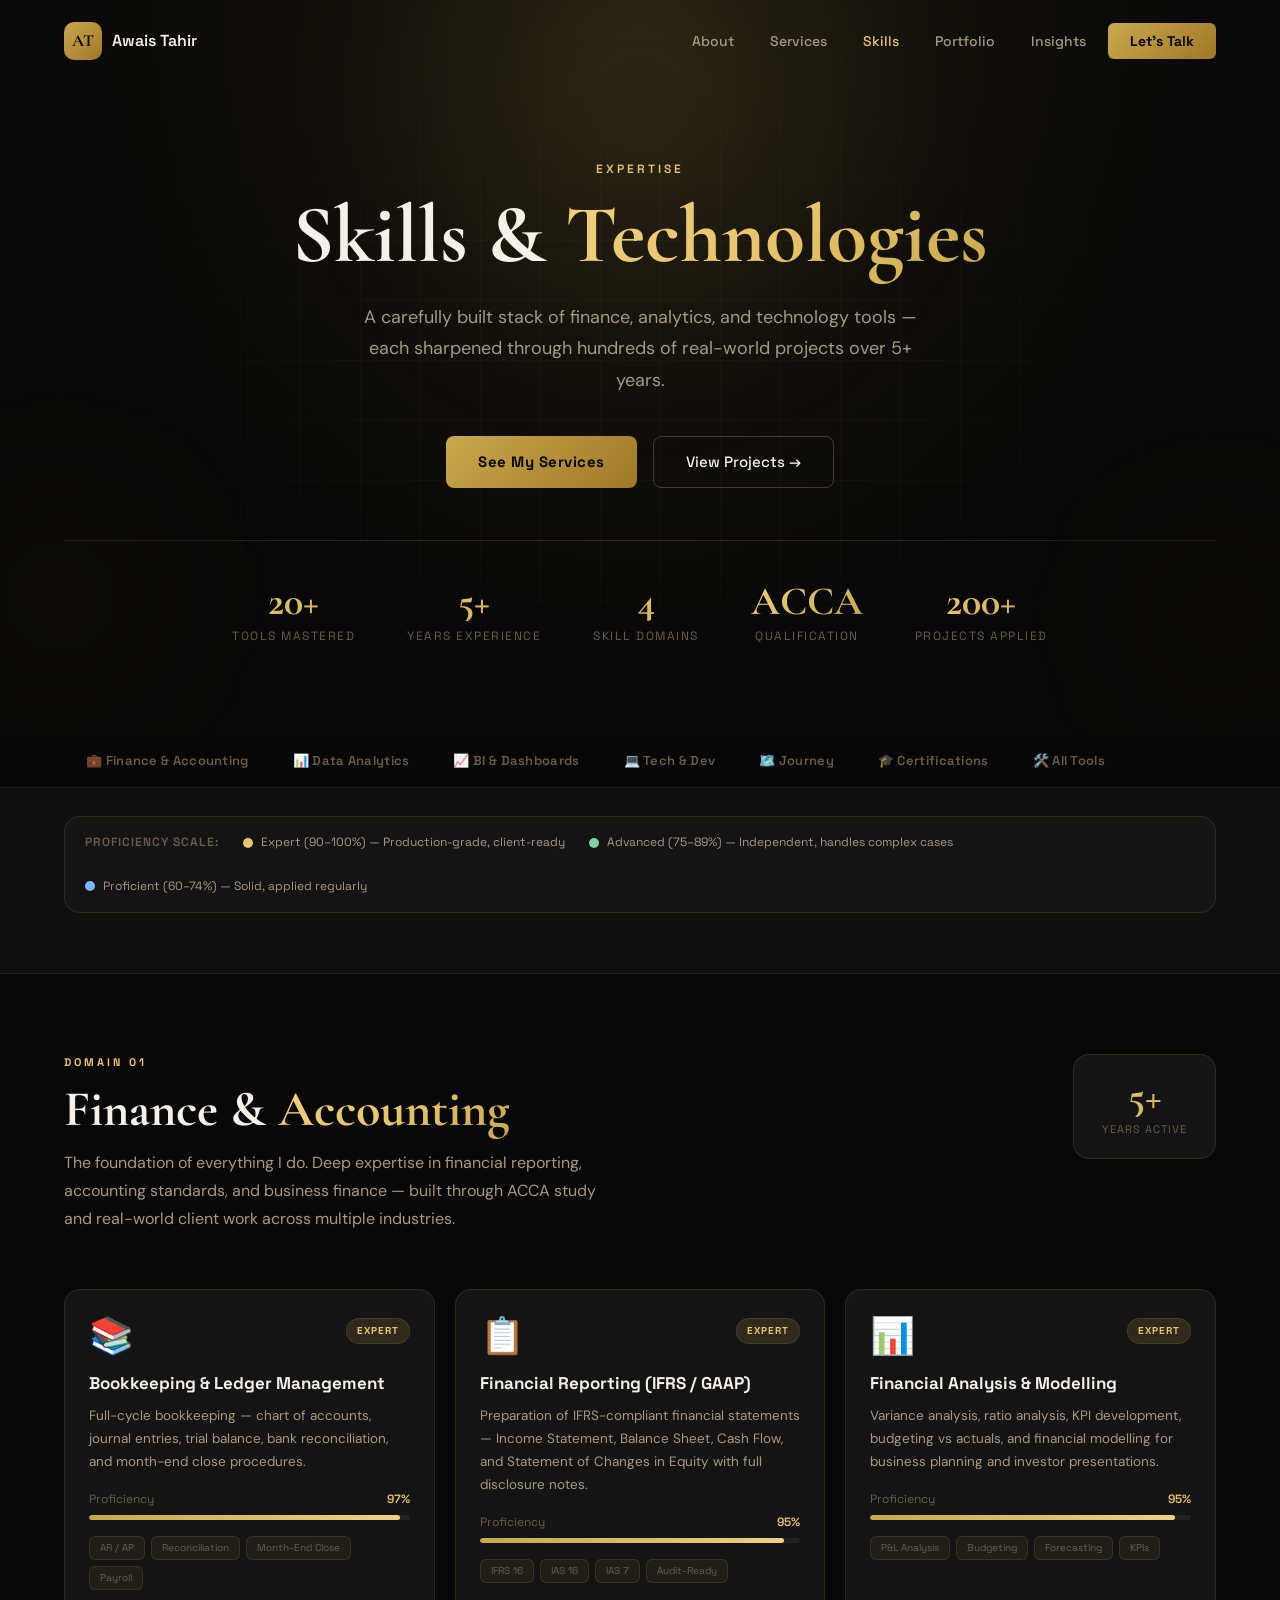
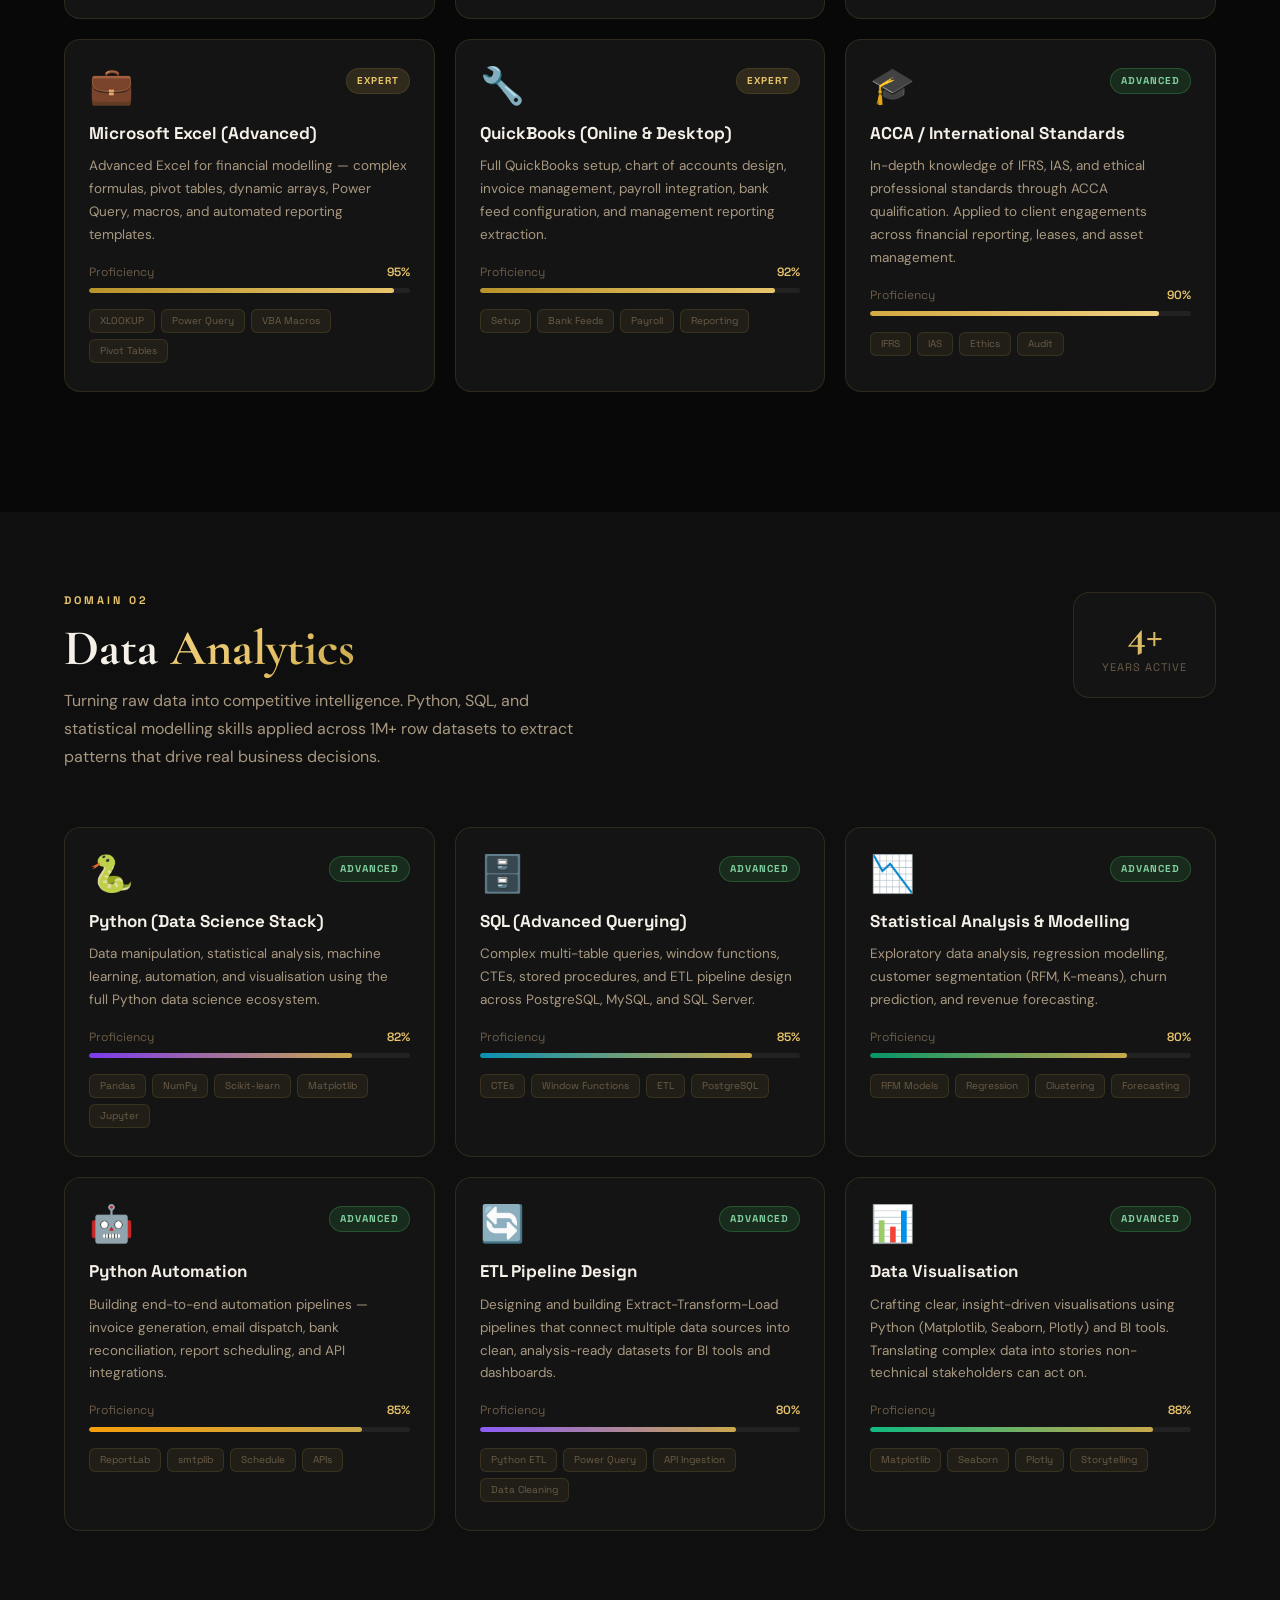
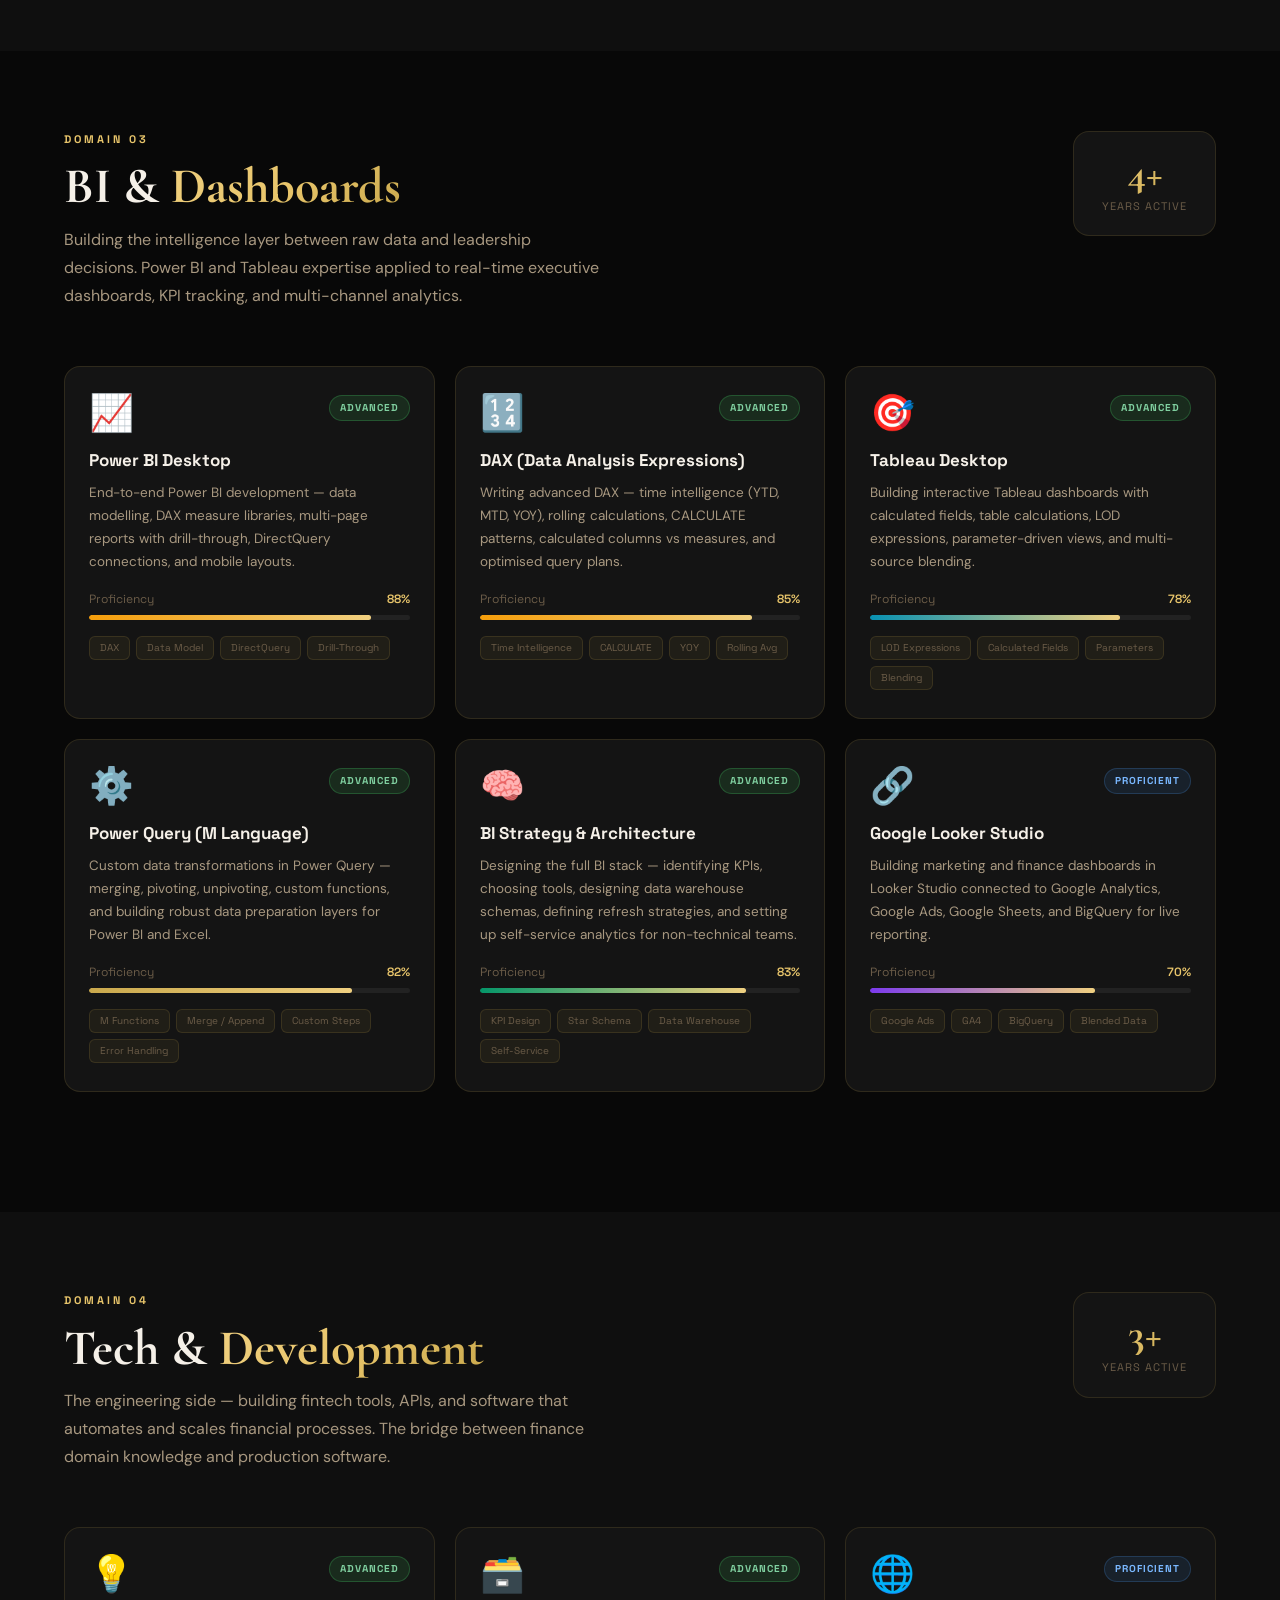
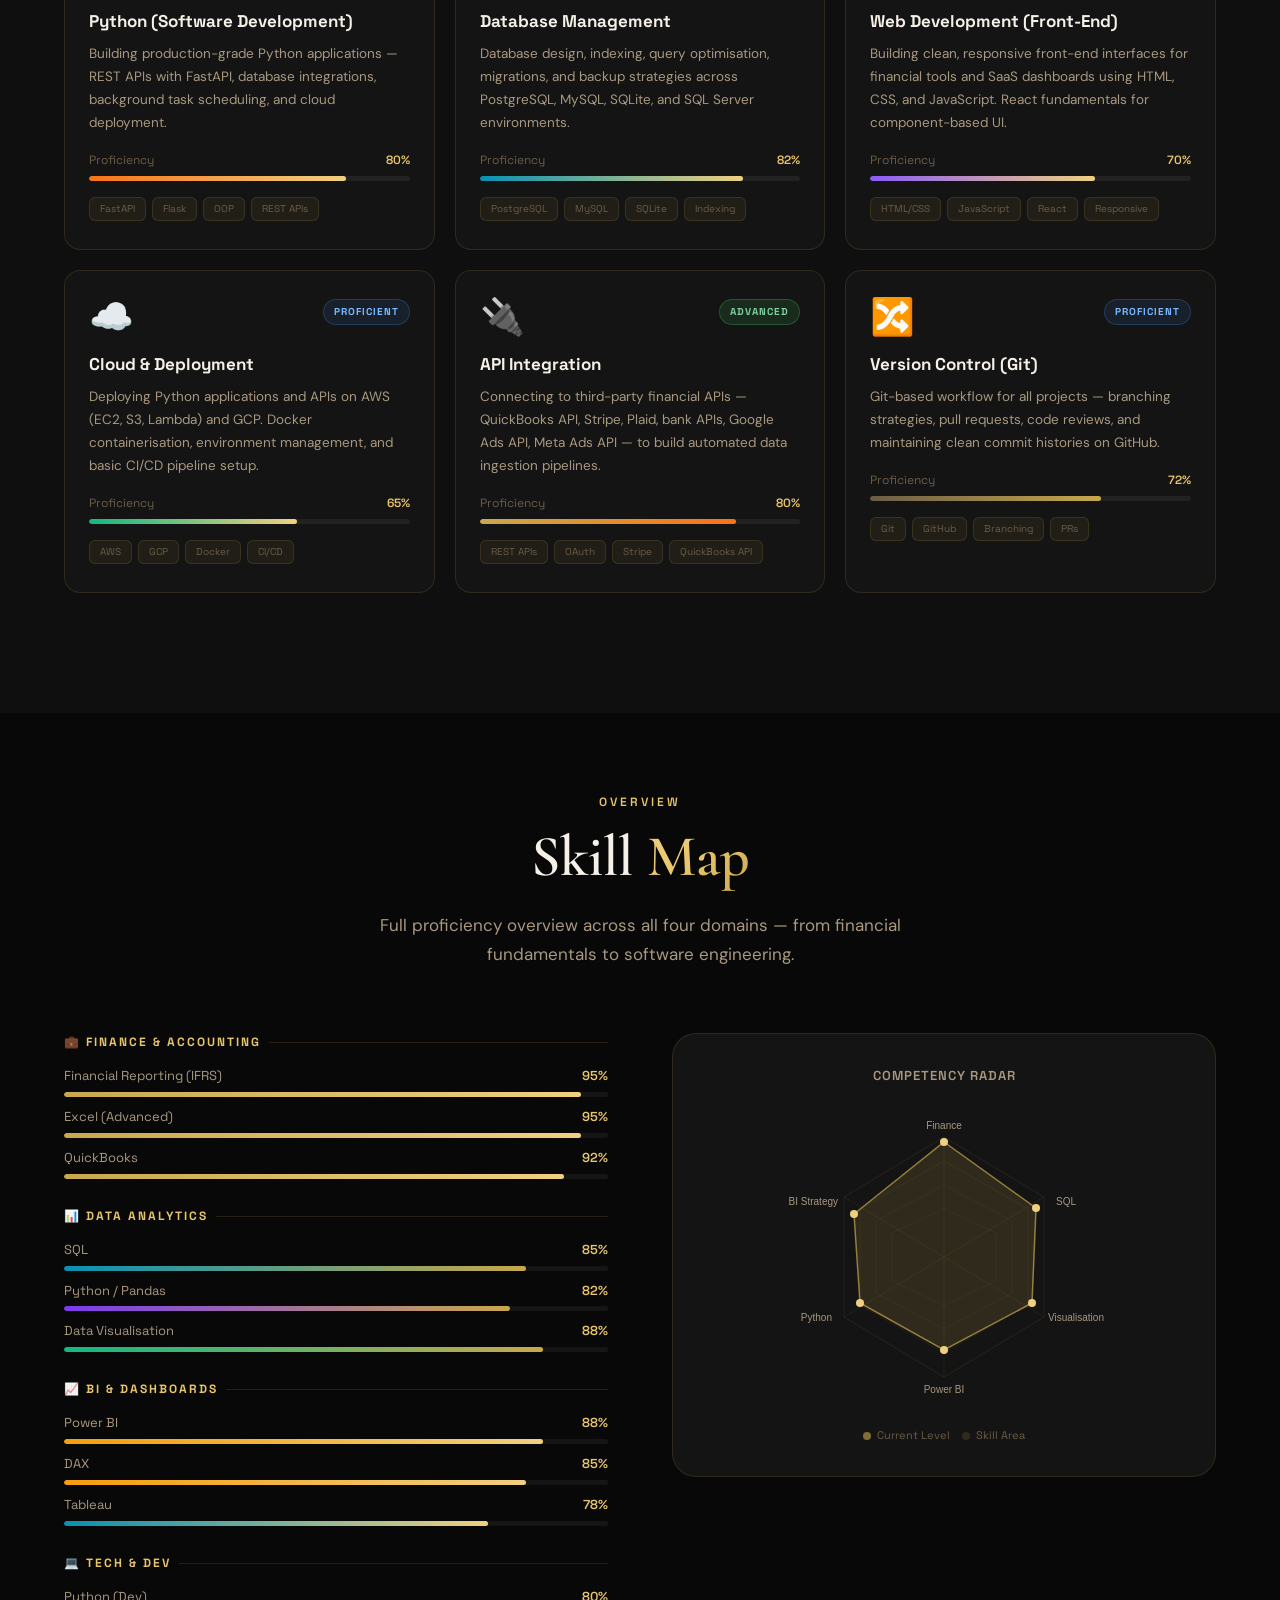
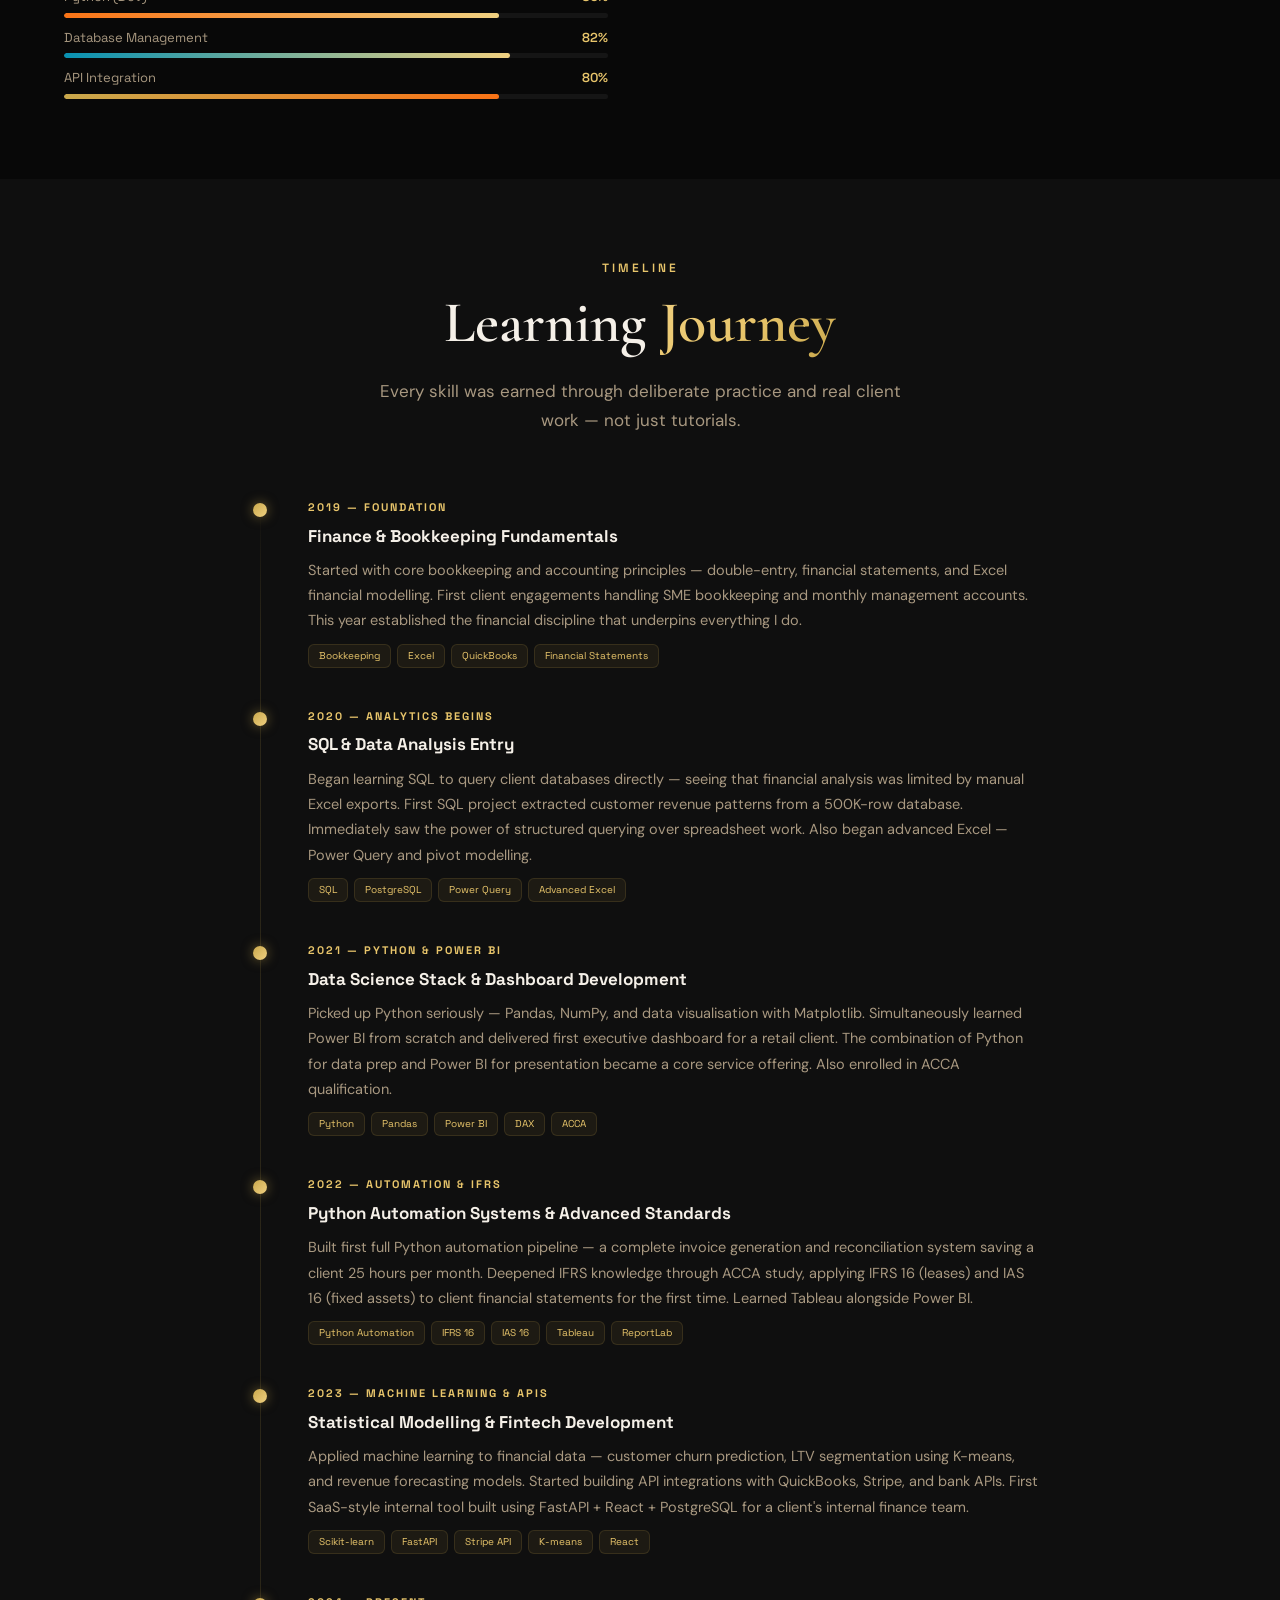
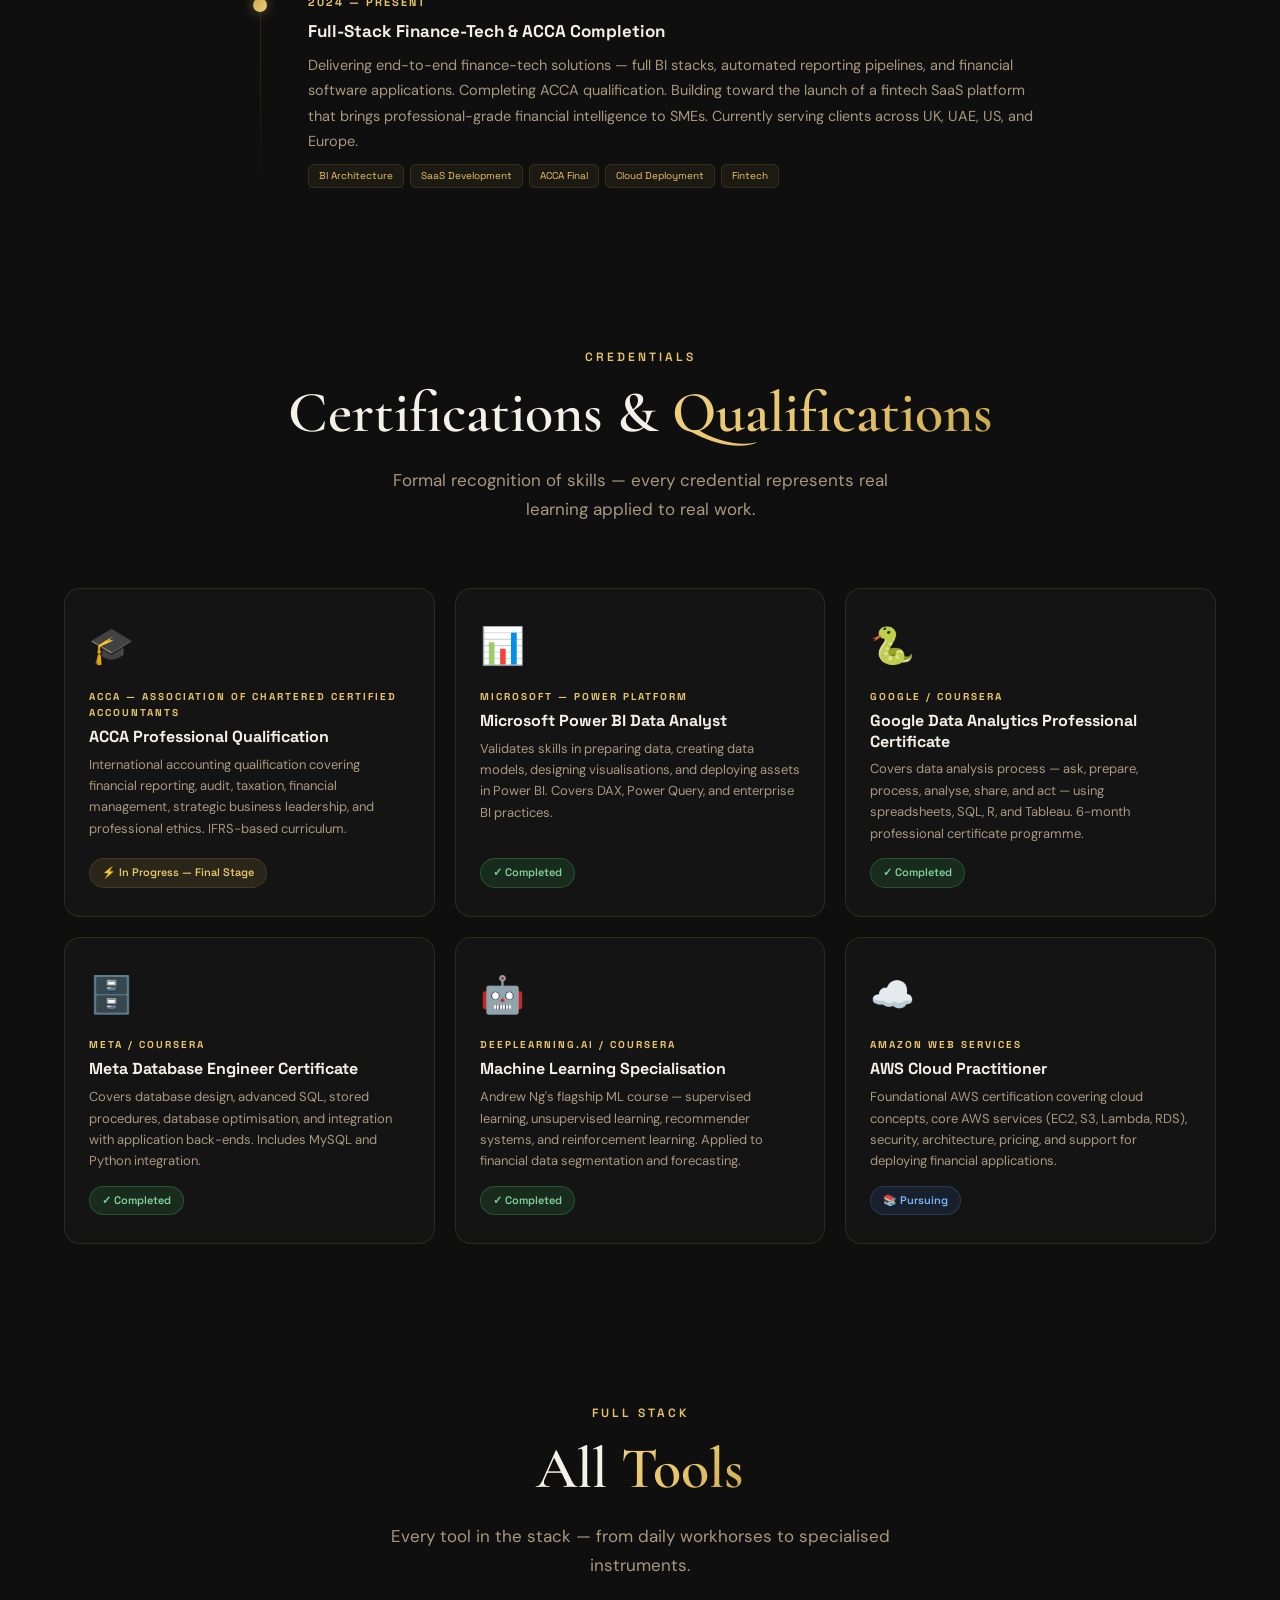
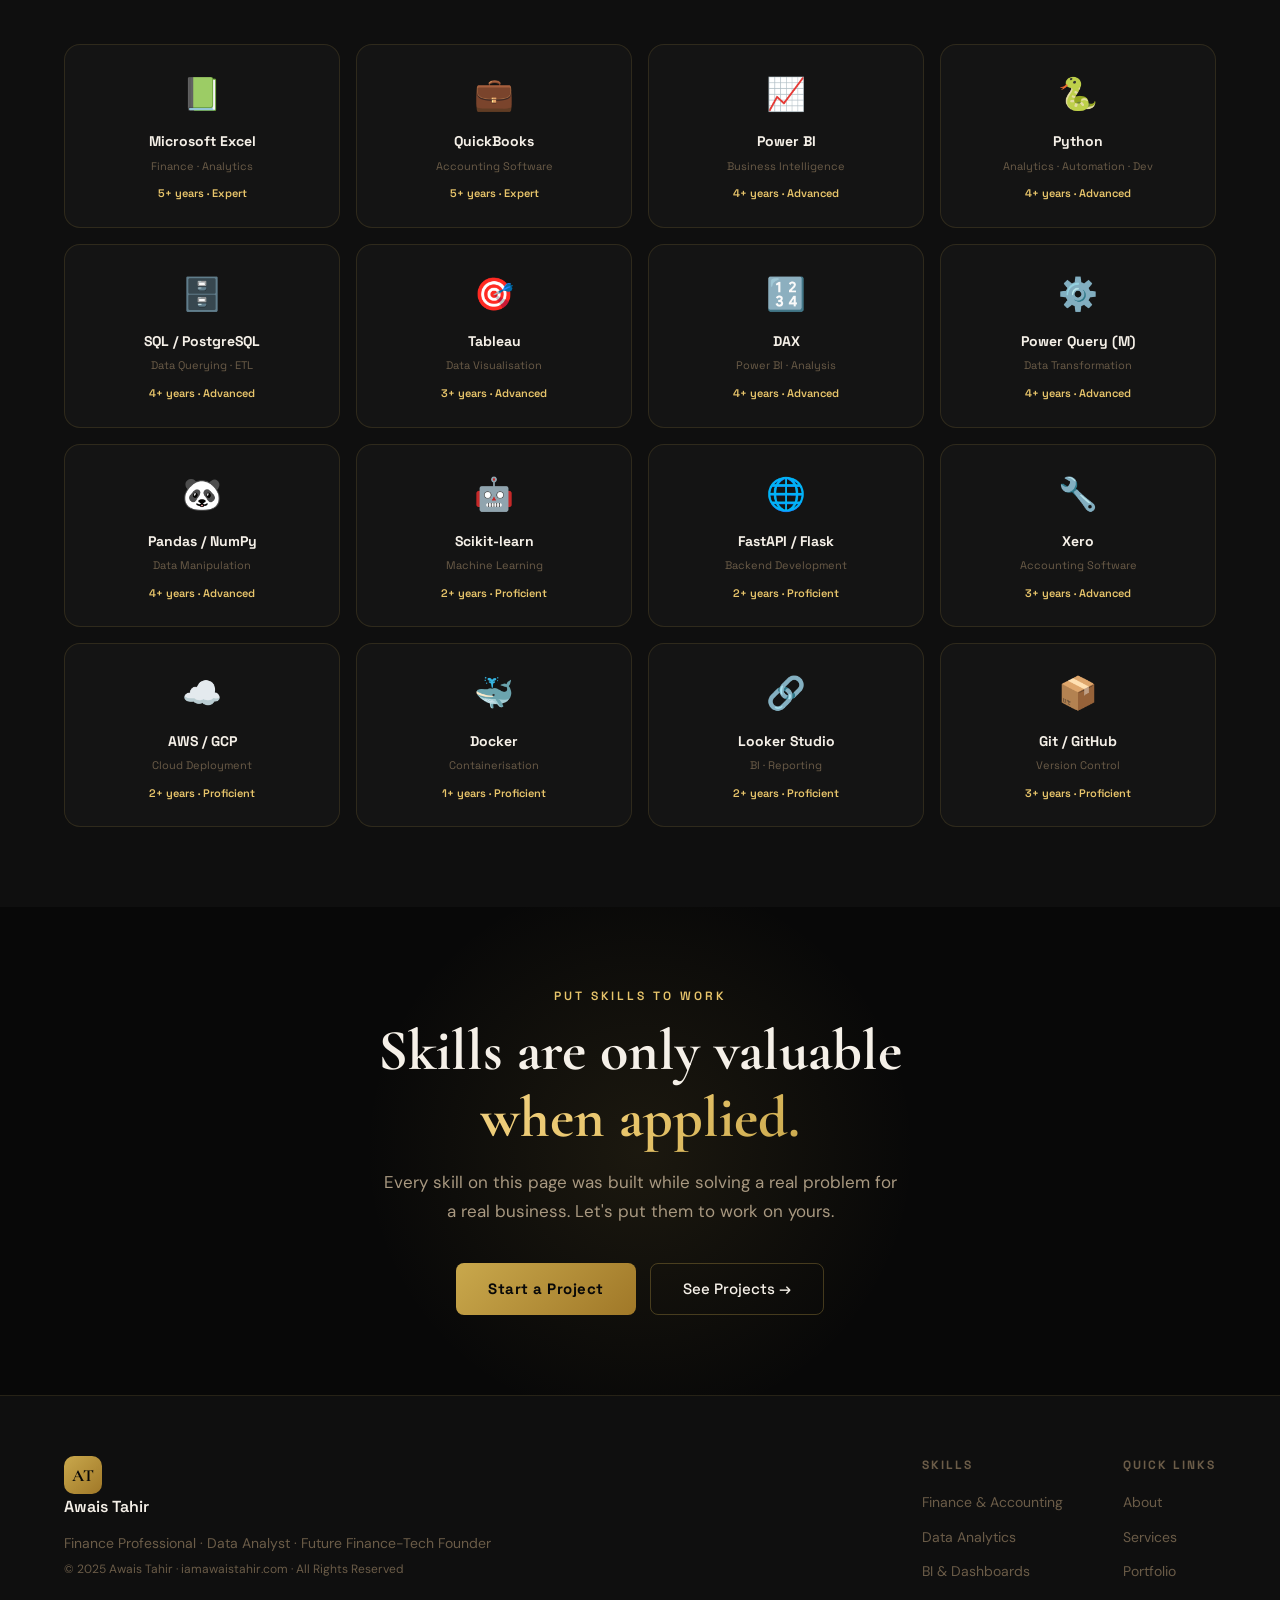
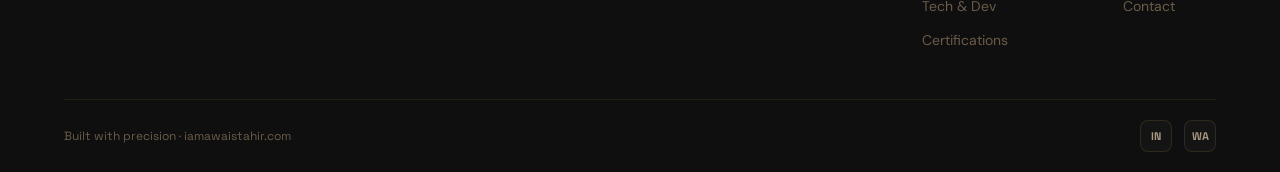
<file: skills.html>
<!DOCTYPE html>
<html lang="en">
<head>
  <!-- Google tag (gtag.js) -->
<script async src="https://www.googletagmanager.com/gtag/js?id=G-KKZN3L73HQ"></script>
<script>
  window.dataLayer = window.dataLayer || [];
  function gtag(){dataLayer.push(arguments);}
  gtag('js', new Date());

  gtag('config', 'G-KKZN3L73HQ');
</script>
  <meta charset="UTF-8" />
  <meta name="viewport" content="width=device-width, initial-scale=1.0" />
  <title>Skills & Expertise | Awais Tahir — Finance Professional & Data Analyst</title>
  <meta name="description" content="Explore Awais Tahir's full skill set — finance, accounting, data analytics, Python, SQL, Power BI, Tableau, and business intelligence tools with proficiency levels and real-world application." />
  <meta name="author" content="Awais Tahir" />
  <link rel="canonical" href="https://iamawaistahir.com/skills.html" />
  <link rel="icon" href="/favicon.svg" type="image/svg+xml">
  <link rel="preconnect" href="https://fonts.googleapis.com" />
  <link rel="preconnect" href="https://fonts.gstatic.com" crossorigin />
  <link href="https://fonts.googleapis.com/css2?family=Cormorant+Garamond:wght@300;400;500;600;700&family=DM+Sans:wght@300;400;500;600&family=Space+Grotesk:wght@400;500;600;700&display=swap" rel="stylesheet" />
  <link rel="stylesheet" href="style.css" />
  <style>
    /* ══════════════════════════════════════════
       SKILLS PAGE — EXTENDED STYLES
       ══════════════════════════════════════════ */

    /* ── Page Hero ── */
    .skl-hero {
      padding: 160px 0 90px;
      position: relative;
      overflow: hidden;
      text-align: center;
      background: radial-gradient(ellipse at 50% 0%, rgba(201,168,76,.1) 0%, transparent 65%);
    }
    .skl-hero::before {
      content: '';
      position: absolute;
      inset: 0;
      background-image:
        linear-gradient(rgba(201,168,76,.04) 1px, transparent 1px),
        linear-gradient(90deg, rgba(201,168,76,.04) 1px, transparent 1px);
      background-size: 60px 60px;
      mask-image: radial-gradient(ellipse at center, black 30%, transparent 75%);
    }
    .skl-orb {
      position: absolute;
      border-radius: 50%;
      filter: blur(80px);
      pointer-events: none;
    }
    .skl-orb-1 { width: 600px; height: 600px; top: -200px; left: 50%; transform: translateX(-50%); background: radial-gradient(circle, rgba(201,168,76,.14) 0%, transparent 65%); }
    .skl-orb-2 { width: 280px; height: 280px; bottom: 0; left: -80px; background: radial-gradient(circle, rgba(201,168,76,.08) 0%, transparent 65%); }
    .skl-orb-3 { width: 240px; height: 240px; bottom: 0; right: -60px; background: radial-gradient(circle, rgba(201,168,76,.08) 0%, transparent 65%); }
    .skl-hero .container { position: relative; z-index: 2; }
    .skl-hero-title {
      font-family: var(--font-display);
      font-size: clamp(48px, 7vw, 82px);
      font-weight: 700;
      line-height: 1.08;
      margin-bottom: 22px;
      color: var(--text-1);
    }
    .skl-hero-sub {
      font-size: 18px;
      color: var(--text-2);
      max-width: 580px;
      margin: 0 auto 40px;
      line-height: 1.75;
    }
    .skl-hero-stats {
      display: flex;
      justify-content: center;
      gap: 52px;
      flex-wrap: wrap;
      margin-top: 52px;
      padding-top: 40px;
      border-top: 1px solid var(--border);
    }
    .skl-hero-stat { text-align: center; }
    .skl-hero-stat-num {
      font-family: var(--font-display);
      font-size: 40px;
      font-weight: 700;
      background: linear-gradient(135deg, #f0d080, #c9a84c);
      -webkit-background-clip: text;
      -webkit-text-fill-color: transparent;
      background-clip: text;
      line-height: 1;
    }
    .skl-hero-stat-label {
      font-family: var(--font-ui);
      font-size: 12px;
      color: var(--text-3);
      text-transform: uppercase;
      letter-spacing: 1.5px;
      margin-top: 6px;
    }

    /* ── Category Tab Bar ── */
    .tab-bar-section {
      position: sticky;
      top: 72px;
      z-index: 100;
      background: rgba(8,8,8,.94);
      backdrop-filter: blur(16px);
      border-bottom: 1px solid var(--border);
      padding: 0;
    }
    .tab-bar {
      display: flex;
      gap: 0;
      overflow-x: auto;
      scrollbar-width: none;
      max-width: 1200px;
      margin: 0 auto;
      padding: 0 24px;
    }
    .tab-bar::-webkit-scrollbar { display: none; }
    .tab-btn {
      display: flex;
      align-items: center;
      gap: 8px;
      padding: 16px 22px;
      background: none;
      border: none;
      border-bottom: 2px solid transparent;
      color: var(--text-3);
      font-family: var(--font-ui);
      font-size: 13px;
      font-weight: 600;
      cursor: pointer;
      white-space: nowrap;
      transition: all .2s;
      letter-spacing: .3px;
    }
    .tab-btn:hover { color: var(--text-2); }
    .tab-btn.active { color: var(--blue-light); border-bottom-color: var(--blue-light); }

    /* ── Category Sections ── */
    .skl-category { padding: 80px 0; }
    .skl-category.alt { background: var(--navy-2); }

    .skl-cat-header {
      display: flex;
      align-items: flex-start;
      justify-content: space-between;
      gap: 32px;
      margin-bottom: 56px;
      flex-wrap: wrap;
    }
    .skl-cat-label {
      font-family: var(--font-ui);
      font-size: 11px;
      font-weight: 700;
      text-transform: uppercase;
      letter-spacing: 3px;
      color: var(--blue-light);
      margin-bottom: 10px;
    }
    .skl-cat-title {
      font-family: var(--font-display);
      font-size: clamp(32px, 4vw, 50px);
      font-weight: 700;
      color: var(--text-1);
      line-height: 1.15;
      margin-bottom: 10px;
    }
    .skl-cat-desc {
      font-size: 16px;
      color: var(--text-2);
      max-width: 540px;
      line-height: 1.75;
    }
    .skl-cat-yrs {
      flex-shrink: 0;
      background: var(--navy-3);
      border: 1px solid var(--border);
      border-radius: var(--radius);
      padding: 20px 28px;
      text-align: center;
    }
    .skl-cat-yrs-num {
      font-family: var(--font-display);
      font-size: 42px;
      font-weight: 700;
      background: linear-gradient(135deg, #f0d080, #c9a84c);
      -webkit-background-clip: text;
      -webkit-text-fill-color: transparent;
      background-clip: text;
      line-height: 1;
    }
    .skl-cat-yrs-label { font-family: var(--font-ui); font-size: 11px; color: var(--text-3); text-transform: uppercase; letter-spacing: 1px; margin-top: 4px; }

    /* ── Skill Cards Grid ── */
    .skl-cards-grid {
      display: grid;
      grid-template-columns: repeat(3, 1fr);
      gap: 20px;
      margin-bottom: 40px;
    }
    .skl-card {
      background: var(--navy-3);
      border: 1px solid var(--border);
      border-radius: var(--radius);
      padding: 28px 24px;
      position: relative;
      overflow: hidden;
      transition: all .3s;
    }
    .skl-card::before {
      content: '';
      position: absolute;
      top: 0; left: 0; right: 0;
      height: 2px;
      background: var(--skl-gradient, linear-gradient(90deg, #c9a84c, #f0d080));
      opacity: 0;
      transition: opacity .3s;
    }
    .skl-card:hover { transform: translateY(-5px); border-color: rgba(201,168,76,.3); box-shadow: 0 16px 48px rgba(201,168,76,.08); }
    .skl-card:hover::before { opacity: 1; }

    .skl-card-top {
      display: flex;
      align-items: flex-start;
      justify-content: space-between;
      margin-bottom: 16px;
    }
    .skl-card-icon { font-size: 36px; line-height: 1; }
    .skl-card-level {
      font-family: var(--font-ui);
      font-size: 10px;
      font-weight: 700;
      padding: 4px 10px;
      border-radius: 100px;
      letter-spacing: 1px;
      text-transform: uppercase;
    }
    .level-expert   { background: rgba(201,168,76,.15); color: var(--blue-light); border: 1px solid var(--border); }
    .level-advanced { background: rgba(80,250,123,.1);  color: #80d0a0;           border: 1px solid rgba(80,250,123,.2); }
    .level-proficient{ background: rgba(74,158,255,.1); color: #7ab8ff;           border: 1px solid rgba(74,158,255,.2); }

    .skl-card-name { font-family: var(--font-ui); font-weight: 700; font-size: 17px; color: var(--text-1); margin-bottom: 8px; }
    .skl-card-desc { font-size: 13.5px; color: var(--text-2); line-height: 1.7; margin-bottom: 16px; }

    /* Proficiency bar */
    .skl-pct-row { display: flex; justify-content: space-between; font-family: var(--font-ui); font-size: 12px; margin-bottom: 6px; }
    .skl-pct-label { color: var(--text-3); }
    .skl-pct-val   { color: var(--blue-light); font-weight: 600; }
    .skl-bar-track { height: 5px; background: rgba(255,255,255,.06); border-radius: 3px; overflow: hidden; margin-bottom: 16px; }
    .skl-bar-fill  { height: 100%; border-radius: 3px; width: 0; transition: width 1.4s ease; }

    /* Use-cases tags */
    .skl-uses { display: flex; flex-wrap: wrap; gap: 6px; }
    .skl-use {
      font-size: 10px;
      padding: 3px 10px;
      border-radius: 6px;
      background: rgba(201,168,76,.07);
      color: var(--text-3);
      font-family: var(--font-ui);
      border: 1px solid var(--border);
    }

    /* ── Proficiency Legend ── */
    .skl-legend {
      display: flex;
      gap: 24px;
      flex-wrap: wrap;
      padding: 16px 20px;
      background: var(--navy-3);
      border: 1px solid var(--border);
      border-radius: var(--radius);
      margin-bottom: 32px;
    }
    .skl-legend-item { display: flex; align-items: center; gap: 8px; font-family: var(--font-ui); font-size: 12px; color: var(--text-2); }
    .skl-legend-dot { width: 10px; height: 10px; border-radius: 50%; }

    /* ── Learning Journey Timeline ── */
    .journey-section { padding: 80px 0; }
    .timeline-list { max-width: 800px; margin: 0 auto; display: flex; flex-direction: column; gap: 0; position: relative; }
    .timeline-list::before {
      content: '';
      position: absolute;
      left: 20px;
      top: 0; bottom: 0;
      width: 1px;
      background: linear-gradient(to bottom, transparent, var(--border) 10%, var(--border) 90%, transparent);
    }
    .tl-item {
      display: flex;
      gap: 28px;
      padding-bottom: 40px;
      position: relative;
    }
    .tl-item:last-child { padding-bottom: 0; }
    .tl-dot-wrap { flex-shrink: 0; width: 40px; display: flex; justify-content: center; padding-top: 4px; position: relative; z-index: 1; }
    .tl-dot {
      width: 14px; height: 14px;
      border-radius: 50%;
      background: linear-gradient(135deg, #c9a84c, #f0d080);
      box-shadow: 0 0 12px rgba(201,168,76,.5);
      flex-shrink: 0;
    }
    .tl-content { flex: 1; }
    .tl-year { font-family: var(--font-ui); font-size: 11px; font-weight: 700; text-transform: uppercase; letter-spacing: 2px; color: var(--blue-light); margin-bottom: 6px; }
    .tl-title { font-family: var(--font-ui); font-weight: 700; font-size: 17px; color: var(--text-1); margin-bottom: 8px; }
    .tl-desc { font-size: 14.5px; color: var(--text-2); line-height: 1.75; margin-bottom: 10px; }
    .tl-tags { display: flex; flex-wrap: wrap; gap: 6px; }
    .tl-tag { font-size: 10px; padding: 3px 10px; border-radius: 6px; background: rgba(201,168,76,.08); color: var(--blue-light); font-family: var(--font-ui); border: 1px solid var(--border); }

    /* ── Certifications ── */
    .certs-section { padding: 80px 0; background: var(--navy-2); }
    .certs-grid { display: grid; grid-template-columns: repeat(3, 1fr); gap: 20px; }
    .cert-card {
      background: var(--navy-3);
      border: 1px solid var(--border);
      border-radius: var(--radius);
      padding: 28px 24px;
      display: flex;
      flex-direction: column;
      gap: 14px;
      transition: all .3s;
      position: relative;
      overflow: hidden;
    }
    .cert-card::after {
      content: '';
      position: absolute;
      bottom: 0; left: 0; right: 0;
      height: 2px;
      background: linear-gradient(90deg, transparent, var(--blue-light), transparent);
      opacity: 0;
      transition: opacity .3s;
    }
    .cert-card:hover { transform: translateY(-4px); border-color: rgba(201,168,76,.3); box-shadow: 0 12px 40px rgba(201,168,76,.08); }
    .cert-card:hover::after { opacity: 1; }
    .cert-icon { font-size: 36px; }
    .cert-body { flex: 1; }
    .cert-org { font-family: var(--font-ui); font-size: 10px; font-weight: 700; text-transform: uppercase; letter-spacing: 2px; color: var(--blue-light); margin-bottom: 6px; }
    .cert-name { font-family: var(--font-ui); font-weight: 700; font-size: 16px; color: var(--text-1); margin-bottom: 6px; line-height: 1.3; }
    .cert-desc { font-size: 13px; color: var(--text-2); line-height: 1.65; }
    .cert-status {
      display: inline-flex;
      align-items: center;
      gap: 6px;
      font-family: var(--font-ui);
      font-size: 11px;
      font-weight: 600;
      padding: 5px 12px;
      border-radius: 100px;
      width: fit-content;
    }
    .status-active   { background: rgba(201,168,76,.12); color: var(--blue-light); border: 1px solid var(--border); }
    .status-complete { background: rgba(80,250,123,.1);  color: #80d0a0;           border: 1px solid rgba(80,250,123,.2); }
    .status-progress { background: rgba(74,158,255,.1);  color: #7ab8ff;           border: 1px solid rgba(74,158,255,.2); }

    /* ── Radar / Skill Map ── */
    .skillmap-section { padding: 80px 0; }
    .skillmap-inner {
      display: grid;
      grid-template-columns: 1fr 1fr;
      gap: 64px;
      align-items: start;
    }
    .skillmap-categories { display: flex; flex-direction: column; gap: 28px; }
    .skl-cat-group { }
    .skl-cat-group-title {
      font-family: var(--font-ui);
      font-size: 12px;
      font-weight: 700;
      text-transform: uppercase;
      letter-spacing: 2px;
      color: var(--blue-light);
      margin-bottom: 14px;
      display: flex;
      align-items: center;
      gap: 8px;
    }
    .skl-cat-group-title::after { content: ''; flex: 1; height: 1px; background: var(--border); }
    .skl-group-bars { display: flex; flex-direction: column; gap: 10px; }
    .skl-group-bar-item { }
    .skl-group-bar-header { display: flex; justify-content: space-between; font-family: var(--font-ui); font-size: 13px; margin-bottom: 5px; }
    .skl-group-bar-name { color: var(--text-2); }
    .skl-group-bar-pct  { color: var(--blue-light); font-weight: 600; }
    .skl-group-bar-track { height: 5px; background: rgba(255,255,255,.05); border-radius: 3px; overflow: hidden; }
    .skl-group-bar-fill { height: 100%; border-radius: 3px; width: 0; transition: width 1.4s ease; }

    /* Radar SVG panel */
    .skillmap-radar {
      background: var(--navy-3);
      border: 1px solid var(--border);
      border-radius: var(--radius-lg);
      padding: 32px;
      display: flex;
      flex-direction: column;
      align-items: center;
      gap: 20px;
    }
    .radar-title { font-family: var(--font-ui); font-size: 13px; font-weight: 600; color: var(--text-2); letter-spacing: 1px; text-transform: uppercase; }
    .radar-legend { display: flex; flex-wrap: wrap; gap: 12px; justify-content: center; }
    .radar-legend-item { display: flex; align-items: center; gap: 6px; font-family: var(--font-ui); font-size: 11px; color: var(--text-3); }
    .radar-legend-dot { width: 8px; height: 8px; border-radius: 50%; }

    /* ── Tools Showcase ── */
    .tools-section { padding: 80px 0; background: var(--navy-2); }
    .tools-grid { display: grid; grid-template-columns: repeat(4, 1fr); gap: 16px; }
    .tool-card {
      background: var(--navy-3);
      border: 1px solid var(--border);
      border-radius: var(--radius);
      padding: 24px 20px;
      text-align: center;
      transition: all .3s;
      cursor: default;
    }
    .tool-card:hover { transform: translateY(-4px); border-color: rgba(201,168,76,.3); box-shadow: 0 10px 32px rgba(201,168,76,.08); }
    .tool-emoji { font-size: 32px; display: block; margin-bottom: 10px; }
    .tool-name { font-family: var(--font-ui); font-weight: 700; font-size: 14px; color: var(--text-1); margin-bottom: 5px; }
    .tool-cat  { font-size: 11px; color: var(--text-3); font-family: var(--font-ui); margin-bottom: 10px; }
    .tool-exp  { font-family: var(--font-ui); font-size: 11px; font-weight: 600; color: var(--blue-light); }

    /* ── CTA ── */
    .skl-cta { padding: 80px 0; text-align: center; position: relative; overflow: hidden; }
    .skl-cta-orb { position: absolute; width: 600px; height: 600px; left: 50%; top: 50%; transform: translate(-50%,-50%); background: radial-gradient(circle, rgba(201,168,76,.1) 0%, transparent 65%); pointer-events: none; }
    .skl-cta .container { position: relative; z-index: 2; }
    .skl-cta-title { font-family: var(--font-display); font-size: clamp(36px, 5vw, 58px); font-weight: 700; color: var(--text-1); margin-bottom: 16px; line-height: 1.15; }
    .skl-cta-desc { font-size: 17px; color: var(--text-2); max-width: 520px; margin: 0 auto 36px; line-height: 1.75; }
    .skl-cta-btns { display: flex; justify-content: center; gap: 14px; flex-wrap: wrap; }

    /* ── Responsive ── */
    @media (max-width: 1060px) {
      .skl-cards-grid { grid-template-columns: 1fr 1fr; }
      .tools-grid { grid-template-columns: repeat(3, 1fr); }
    }
    @media (max-width: 960px) {
      .skillmap-inner { grid-template-columns: 1fr; gap: 48px; }
      .certs-grid { grid-template-columns: 1fr 1fr; }
    }
    @media (max-width: 640px) {
      .skl-hero { padding: 130px 0 70px; }
      .skl-hero-stats { gap: 28px; }
      .skl-cards-grid { grid-template-columns: 1fr; }
      .tools-grid { grid-template-columns: 1fr 1fr; }
      .certs-grid { grid-template-columns: 1fr; }
      .skl-cat-header { flex-direction: column; }
      .skl-cta-btns { flex-direction: column; align-items: center; }
      .tab-btn { padding: 14px 14px; font-size: 12px; }
    }
  </style>
</head>
<body>

<!-- ═══════════════════════ NAVIGATION ═══════════════════════ -->
<nav id="navbar">
  <div class="nav-inner">
    <a href="index.html" class="nav-logo">
      <span class="logo-at">AT</span>
      <span class="logo-name">Awais Tahir</span>
    </a>
    <ul class="nav-links">
      <li><a href="about.html">About</a></li>
      <li><a href="services.html">Services</a></li>
      <li><a href="skills.html" style="color:var(--blue-light)">Skills</a></li>
      <li><a href="portfolio.html">Portfolio</a></li>
      <li><a href="insights.html">Insights</a></li>
      <li><a href="index.html#contact" class="nav-cta">Let's Talk</a></li>
    </ul>
    <button class="hamburger" id="hamburger" aria-label="Menu">
      <span></span><span></span><span></span>
    </button>
  </div>
</nav>

<!-- Mobile Menu -->
<div class="mobile-menu" id="mobileMenu">
  <ul>
    <li><a href="about.html" onclick="closeMobile()">About</a></li>
    <li><a href="services.html" onclick="closeMobile()">Services</a></li>
    <li><a href="skills.html" onclick="closeMobile()">Skills</a></li>
    <li><a href="portfolio.html" onclick="closeMobile()">Portfolio</a></li>
    <li><a href="insights.html" onclick="closeMobile()">Insights</a></li>
    <li><a href="index.html#contact" onclick="closeMobile()">Contact</a></li>
  </ul>
</div>

<!-- ═══════════════════════ HERO ═══════════════════════ -->
<section class="skl-hero">
  <div class="skl-orb skl-orb-1"></div>
  <div class="skl-orb skl-orb-2"></div>
  <div class="skl-orb skl-orb-3"></div>
  <div class="container">
    <div class="section-label reveal-up">Expertise</div>
    <h1 class="skl-hero-title reveal-up" style="animation-delay:.1s">
      Skills &amp; <span class="gradient-text">Technologies</span>
    </h1>
    <p class="skl-hero-sub reveal-up" style="animation-delay:.2s">
      A carefully built stack of finance, analytics, and technology tools — each sharpened through hundreds of real-world projects over 5+ years.
    </p>
    <div class="hero-actions reveal-up" style="animation-delay:.3s;justify-content:center;">
      <a href="services.html" class="btn-primary">See My Services</a>
      <a href="portfolio.html" class="btn-ghost">View Projects →</a>
    </div>
    <div class="skl-hero-stats reveal-up" style="animation-delay:.45s">
      <div class="skl-hero-stat">
        <div class="skl-hero-stat-num">20+</div>
        <div class="skl-hero-stat-label">Tools Mastered</div>
      </div>
      <div class="skl-hero-stat">
        <div class="skl-hero-stat-num">5+</div>
        <div class="skl-hero-stat-label">Years Experience</div>
      </div>
      <div class="skl-hero-stat">
        <div class="skl-hero-stat-num">4</div>
        <div class="skl-hero-stat-label">Skill Domains</div>
      </div>
      <div class="skl-hero-stat">
        <div class="skl-hero-stat-num">ACCA</div>
        <div class="skl-hero-stat-label">Qualification</div>
      </div>
      <div class="skl-hero-stat">
        <div class="skl-hero-stat-num">200+</div>
        <div class="skl-hero-stat-label">Projects Applied</div>
      </div>
    </div>
  </div>
</section>

<!-- ═══════════════════════ TAB BAR ═══════════════════════ -->
<div class="tab-bar-section">
  <div class="tab-bar">
    <button class="tab-btn active" onclick="scrollToSection('finance')">💼 Finance & Accounting</button>
    <button class="tab-btn" onclick="scrollToSection('analytics')">📊 Data Analytics</button>
    <button class="tab-btn" onclick="scrollToSection('bi')">📈 BI & Dashboards</button>
    <button class="tab-btn" onclick="scrollToSection('tech')">💻 Tech & Dev</button>
    <button class="tab-btn" onclick="scrollToSection('journey')">🗺️ Journey</button>
    <button class="tab-btn" onclick="scrollToSection('certs')">🎓 Certifications</button>
    <button class="tab-btn" onclick="scrollToSection('tools')">🛠️ All Tools</button>
  </div>
</div>

<!-- ═══════════════════════ PROFICIENCY LEGEND ═══════════════════════ -->
<section style="padding:28px 0;background:var(--navy-2);border-bottom:1px solid var(--border)">
  <div class="container">
    <div class="skl-legend">
      <span style="font-family:var(--font-ui);font-size:12px;color:var(--text-3);font-weight:600;text-transform:uppercase;letter-spacing:1px">Proficiency Scale:</span>
      <div class="skl-legend-item"><div class="skl-legend-dot" style="background:var(--blue-light)"></div>Expert (90–100%) — Production-grade, client-ready</div>
      <div class="skl-legend-item"><div class="skl-legend-dot" style="background:#80d0a0"></div>Advanced (75–89%) — Independent, handles complex cases</div>
      <div class="skl-legend-item"><div class="skl-legend-dot" style="background:#7ab8ff"></div>Proficient (60–74%) — Solid, applied regularly</div>
    </div>
  </div>
</section>

<!-- ═══════════════════════ FINANCE & ACCOUNTING ═══════════════════════ -->
<section class="skl-category" id="finance">
  <div class="container">
    <div class="skl-cat-header">
      <div>
        <div class="skl-cat-label">Domain 01</div>
        <h2 class="skl-cat-title">Finance &amp; <span class="gradient-text">Accounting</span></h2>
        <p class="skl-cat-desc">The foundation of everything I do. Deep expertise in financial reporting, accounting standards, and business finance — built through ACCA study and real-world client work across multiple industries.</p>
      </div>
      <div class="skl-cat-yrs">
        <div class="skl-cat-yrs-num">5+</div>
        <div class="skl-cat-yrs-label">Years Active</div>
      </div>
    </div>

    <div class="skl-cards-grid">
      <div class="skl-card scroll-reveal" style="--skl-gradient:linear-gradient(90deg,#c9a84c,#f0d080)">
        <div class="skl-card-top">
          <span class="skl-card-icon">📚</span>
          <span class="skl-card-level level-expert">Expert</span>
        </div>
        <div class="skl-card-name">Bookkeeping & Ledger Management</div>
        <div class="skl-card-desc">Full-cycle bookkeeping — chart of accounts, journal entries, trial balance, bank reconciliation, and month-end close procedures.</div>
        <div class="skl-pct-row"><span class="skl-pct-label">Proficiency</span><span class="skl-pct-val">97%</span></div>
        <div class="skl-bar-track"><div class="skl-bar-fill" data-w="97" style="background:linear-gradient(90deg,#c9a84c,#f0d080)"></div></div>
        <div class="skl-uses">
          <span class="skl-use">AR / AP</span><span class="skl-use">Reconciliation</span><span class="skl-use">Month-End Close</span><span class="skl-use">Payroll</span>
        </div>
      </div>

      <div class="skl-card scroll-reveal" style="--skl-gradient:linear-gradient(90deg,#c9a84c,#f0d080);transition-delay:.08s">
        <div class="skl-card-top">
          <span class="skl-card-icon">📋</span>
          <span class="skl-card-level level-expert">Expert</span>
        </div>
        <div class="skl-card-name">Financial Reporting (IFRS / GAAP)</div>
        <div class="skl-card-desc">Preparation of IFRS-compliant financial statements — Income Statement, Balance Sheet, Cash Flow, and Statement of Changes in Equity with full disclosure notes.</div>
        <div class="skl-pct-row"><span class="skl-pct-label">Proficiency</span><span class="skl-pct-val">95%</span></div>
        <div class="skl-bar-track"><div class="skl-bar-fill" data-w="95" style="background:linear-gradient(90deg,#c9a84c,#f0d080)"></div></div>
        <div class="skl-uses">
          <span class="skl-use">IFRS 16</span><span class="skl-use">IAS 16</span><span class="skl-use">IAS 7</span><span class="skl-use">Audit-Ready</span>
        </div>
      </div>

      <div class="skl-card scroll-reveal" style="--skl-gradient:linear-gradient(90deg,#c9a84c,#f0d080);transition-delay:.16s">
        <div class="skl-card-top">
          <span class="skl-card-icon">📊</span>
          <span class="skl-card-level level-expert">Expert</span>
        </div>
        <div class="skl-card-name">Financial Analysis & Modelling</div>
        <div class="skl-card-desc">Variance analysis, ratio analysis, KPI development, budgeting vs actuals, and financial modelling for business planning and investor presentations.</div>
        <div class="skl-pct-row"><span class="skl-pct-label">Proficiency</span><span class="skl-pct-val">95%</span></div>
        <div class="skl-bar-track"><div class="skl-bar-fill" data-w="95" style="background:linear-gradient(90deg,#c9a84c,#f0d080)"></div></div>
        <div class="skl-uses">
          <span class="skl-use">P&L Analysis</span><span class="skl-use">Budgeting</span><span class="skl-use">Forecasting</span><span class="skl-use">KPIs</span>
        </div>
      </div>

      <div class="skl-card scroll-reveal" style="--skl-gradient:linear-gradient(90deg,#b8932a,#e8c56b);transition-delay:.24s">
        <div class="skl-card-top">
          <span class="skl-card-icon">💼</span>
          <span class="skl-card-level level-expert">Expert</span>
        </div>
        <div class="skl-card-name">Microsoft Excel (Advanced)</div>
        <div class="skl-card-desc">Advanced Excel for financial modelling — complex formulas, pivot tables, dynamic arrays, Power Query, macros, and automated reporting templates.</div>
        <div class="skl-pct-row"><span class="skl-pct-label">Proficiency</span><span class="skl-pct-val">95%</span></div>
        <div class="skl-bar-track"><div class="skl-bar-fill" data-w="95" style="background:linear-gradient(90deg,#b8932a,#e8c56b)"></div></div>
        <div class="skl-uses">
          <span class="skl-use">XLOOKUP</span><span class="skl-use">Power Query</span><span class="skl-use">VBA Macros</span><span class="skl-use">Pivot Tables</span>
        </div>
      </div>

      <div class="skl-card scroll-reveal" style="--skl-gradient:linear-gradient(90deg,#b8932a,#e8c56b);transition-delay:.32s">
        <div class="skl-card-top">
          <span class="skl-card-icon">🔧</span>
          <span class="skl-card-level level-expert">Expert</span>
        </div>
        <div class="skl-card-name">QuickBooks (Online & Desktop)</div>
        <div class="skl-card-desc">Full QuickBooks setup, chart of accounts design, invoice management, payroll integration, bank feed configuration, and management reporting extraction.</div>
        <div class="skl-pct-row"><span class="skl-pct-label">Proficiency</span><span class="skl-pct-val">92%</span></div>
        <div class="skl-bar-track"><div class="skl-bar-fill" data-w="92" style="background:linear-gradient(90deg,#b8932a,#e8c56b)"></div></div>
        <div class="skl-uses">
          <span class="skl-use">Setup</span><span class="skl-use">Bank Feeds</span><span class="skl-use">Payroll</span><span class="skl-use">Reporting</span>
        </div>
      </div>

      <div class="skl-card scroll-reveal" style="--skl-gradient:linear-gradient(90deg,#d4a843,#f0d080);transition-delay:.4s">
        <div class="skl-card-top">
          <span class="skl-card-icon">🎓</span>
          <span class="skl-card-level level-advanced">Advanced</span>
        </div>
        <div class="skl-card-name">ACCA / International Standards</div>
        <div class="skl-card-desc">In-depth knowledge of IFRS, IAS, and ethical professional standards through ACCA qualification. Applied to client engagements across financial reporting, leases, and asset management.</div>
        <div class="skl-pct-row"><span class="skl-pct-label">Proficiency</span><span class="skl-pct-val">90%</span></div>
        <div class="skl-bar-track"><div class="skl-bar-fill" data-w="90" style="background:linear-gradient(90deg,#d4a843,#f0d080)"></div></div>
        <div class="skl-uses">
          <span class="skl-use">IFRS</span><span class="skl-use">IAS</span><span class="skl-use">Ethics</span><span class="skl-use">Audit</span>
        </div>
      </div>
    </div>
  </div>
</section>

<!-- ═══════════════════════ DATA ANALYTICS ═══════════════════════ -->
<section class="skl-category alt" id="analytics">
  <div class="container">
    <div class="skl-cat-header">
      <div>
        <div class="skl-cat-label">Domain 02</div>
        <h2 class="skl-cat-title">Data <span class="gradient-text">Analytics</span></h2>
        <p class="skl-cat-desc">Turning raw data into competitive intelligence. Python, SQL, and statistical modelling skills applied across 1M+ row datasets to extract patterns that drive real business decisions.</p>
      </div>
      <div class="skl-cat-yrs">
        <div class="skl-cat-yrs-num">4+</div>
        <div class="skl-cat-yrs-label">Years Active</div>
      </div>
    </div>

    <div class="skl-cards-grid">
      <div class="skl-card scroll-reveal" style="--skl-gradient:linear-gradient(90deg,#7c3aed,#c9a84c)">
        <div class="skl-card-top">
          <span class="skl-card-icon">🐍</span>
          <span class="skl-card-level level-advanced">Advanced</span>
        </div>
        <div class="skl-card-name">Python (Data Science Stack)</div>
        <div class="skl-card-desc">Data manipulation, statistical analysis, machine learning, automation, and visualisation using the full Python data science ecosystem.</div>
        <div class="skl-pct-row"><span class="skl-pct-label">Proficiency</span><span class="skl-pct-val">82%</span></div>
        <div class="skl-bar-track"><div class="skl-bar-fill" data-w="82" style="background:linear-gradient(90deg,#7c3aed,#c9a84c)"></div></div>
        <div class="skl-uses">
          <span class="skl-use">Pandas</span><span class="skl-use">NumPy</span><span class="skl-use">Scikit-learn</span><span class="skl-use">Matplotlib</span><span class="skl-use">Jupyter</span>
        </div>
      </div>

      <div class="skl-card scroll-reveal" style="--skl-gradient:linear-gradient(90deg,#0891b2,#c9a84c);transition-delay:.08s">
        <div class="skl-card-top">
          <span class="skl-card-icon">🗄️</span>
          <span class="skl-card-level level-advanced">Advanced</span>
        </div>
        <div class="skl-card-name">SQL (Advanced Querying)</div>
        <div class="skl-card-desc">Complex multi-table queries, window functions, CTEs, stored procedures, and ETL pipeline design across PostgreSQL, MySQL, and SQL Server.</div>
        <div class="skl-pct-row"><span class="skl-pct-label">Proficiency</span><span class="skl-pct-val">85%</span></div>
        <div class="skl-bar-track"><div class="skl-bar-fill" data-w="85" style="background:linear-gradient(90deg,#0891b2,#c9a84c)"></div></div>
        <div class="skl-uses">
          <span class="skl-use">CTEs</span><span class="skl-use">Window Functions</span><span class="skl-use">ETL</span><span class="skl-use">PostgreSQL</span>
        </div>
      </div>

      <div class="skl-card scroll-reveal" style="--skl-gradient:linear-gradient(90deg,#059669,#c9a84c);transition-delay:.16s">
        <div class="skl-card-top">
          <span class="skl-card-icon">📉</span>
          <span class="skl-card-level level-advanced">Advanced</span>
        </div>
        <div class="skl-card-name">Statistical Analysis & Modelling</div>
        <div class="skl-card-desc">Exploratory data analysis, regression modelling, customer segmentation (RFM, K-means), churn prediction, and revenue forecasting.</div>
        <div class="skl-pct-row"><span class="skl-pct-label">Proficiency</span><span class="skl-pct-val">80%</span></div>
        <div class="skl-bar-track"><div class="skl-bar-fill" data-w="80" style="background:linear-gradient(90deg,#059669,#c9a84c)"></div></div>
        <div class="skl-uses">
          <span class="skl-use">RFM Models</span><span class="skl-use">Regression</span><span class="skl-use">Clustering</span><span class="skl-use">Forecasting</span>
        </div>
      </div>

      <div class="skl-card scroll-reveal" style="--skl-gradient:linear-gradient(90deg,#f59e0b,#c9a84c);transition-delay:.24s">
        <div class="skl-card-top">
          <span class="skl-card-icon">🤖</span>
          <span class="skl-card-level level-advanced">Advanced</span>
        </div>
        <div class="skl-card-name">Python Automation</div>
        <div class="skl-card-desc">Building end-to-end automation pipelines — invoice generation, email dispatch, bank reconciliation, report scheduling, and API integrations.</div>
        <div class="skl-pct-row"><span class="skl-pct-label">Proficiency</span><span class="skl-pct-val">85%</span></div>
        <div class="skl-bar-track"><div class="skl-bar-fill" data-w="85" style="background:linear-gradient(90deg,#f59e0b,#c9a84c)"></div></div>
        <div class="skl-uses">
          <span class="skl-use">ReportLab</span><span class="skl-use">smtplib</span><span class="skl-use">Schedule</span><span class="skl-use">APIs</span>
        </div>
      </div>

      <div class="skl-card scroll-reveal" style="--skl-gradient:linear-gradient(90deg,#8b5cf6,#c9a84c);transition-delay:.32s">
        <div class="skl-card-top">
          <span class="skl-card-icon">🔄</span>
          <span class="skl-card-level level-advanced">Advanced</span>
        </div>
        <div class="skl-card-name">ETL Pipeline Design</div>
        <div class="skl-card-desc">Designing and building Extract-Transform-Load pipelines that connect multiple data sources into clean, analysis-ready datasets for BI tools and dashboards.</div>
        <div class="skl-pct-row"><span class="skl-pct-label">Proficiency</span><span class="skl-pct-val">80%</span></div>
        <div class="skl-bar-track"><div class="skl-bar-fill" data-w="80" style="background:linear-gradient(90deg,#8b5cf6,#c9a84c)"></div></div>
        <div class="skl-uses">
          <span class="skl-use">Python ETL</span><span class="skl-use">Power Query</span><span class="skl-use">API Ingestion</span><span class="skl-use">Data Cleaning</span>
        </div>
      </div>

      <div class="skl-card scroll-reveal" style="--skl-gradient:linear-gradient(90deg,#10b981,#c9a84c);transition-delay:.4s">
        <div class="skl-card-top">
          <span class="skl-card-icon">📊</span>
          <span class="skl-card-level level-advanced">Advanced</span>
        </div>
        <div class="skl-card-name">Data Visualisation</div>
        <div class="skl-card-desc">Crafting clear, insight-driven visualisations using Python (Matplotlib, Seaborn, Plotly) and BI tools. Translating complex data into stories non-technical stakeholders can act on.</div>
        <div class="skl-pct-row"><span class="skl-pct-label">Proficiency</span><span class="skl-pct-val">88%</span></div>
        <div class="skl-bar-track"><div class="skl-bar-fill" data-w="88" style="background:linear-gradient(90deg,#10b981,#c9a84c)"></div></div>
        <div class="skl-uses">
          <span class="skl-use">Matplotlib</span><span class="skl-use">Seaborn</span><span class="skl-use">Plotly</span><span class="skl-use">Storytelling</span>
        </div>
      </div>
    </div>
  </div>
</section>

<!-- ═══════════════════════ BI & DASHBOARDS ═══════════════════════ -->
<section class="skl-category" id="bi">
  <div class="container">
    <div class="skl-cat-header">
      <div>
        <div class="skl-cat-label">Domain 03</div>
        <h2 class="skl-cat-title">BI &amp; <span class="gradient-text">Dashboards</span></h2>
        <p class="skl-cat-desc">Building the intelligence layer between raw data and leadership decisions. Power BI and Tableau expertise applied to real-time executive dashboards, KPI tracking, and multi-channel analytics.</p>
      </div>
      <div class="skl-cat-yrs">
        <div class="skl-cat-yrs-num">4+</div>
        <div class="skl-cat-yrs-label">Years Active</div>
      </div>
    </div>

    <div class="skl-cards-grid">
      <div class="skl-card scroll-reveal" style="--skl-gradient:linear-gradient(90deg,#f59e0b,#f0d080)">
        <div class="skl-card-top">
          <span class="skl-card-icon">📈</span>
          <span class="skl-card-level level-advanced">Advanced</span>
        </div>
        <div class="skl-card-name">Power BI Desktop</div>
        <div class="skl-card-desc">End-to-end Power BI development — data modelling, DAX measure libraries, multi-page reports with drill-through, DirectQuery connections, and mobile layouts.</div>
        <div class="skl-pct-row"><span class="skl-pct-label">Proficiency</span><span class="skl-pct-val">88%</span></div>
        <div class="skl-bar-track"><div class="skl-bar-fill" data-w="88" style="background:linear-gradient(90deg,#f59e0b,#f0d080)"></div></div>
        <div class="skl-uses">
          <span class="skl-use">DAX</span><span class="skl-use">Data Model</span><span class="skl-use">DirectQuery</span><span class="skl-use">Drill-Through</span>
        </div>
      </div>

      <div class="skl-card scroll-reveal" style="--skl-gradient:linear-gradient(90deg,#f59e0b,#f0d080);transition-delay:.08s">
        <div class="skl-card-top">
          <span class="skl-card-icon">🔢</span>
          <span class="skl-card-level level-advanced">Advanced</span>
        </div>
        <div class="skl-card-name">DAX (Data Analysis Expressions)</div>
        <div class="skl-card-desc">Writing advanced DAX — time intelligence (YTD, MTD, YOY), rolling calculations, CALCULATE patterns, calculated columns vs measures, and optimised query plans.</div>
        <div class="skl-pct-row"><span class="skl-pct-label">Proficiency</span><span class="skl-pct-val">85%</span></div>
        <div class="skl-bar-track"><div class="skl-bar-fill" data-w="85" style="background:linear-gradient(90deg,#f59e0b,#f0d080)"></div></div>
        <div class="skl-uses">
          <span class="skl-use">Time Intelligence</span><span class="skl-use">CALCULATE</span><span class="skl-use">YOY</span><span class="skl-use">Rolling Avg</span>
        </div>
      </div>

      <div class="skl-card scroll-reveal" style="--skl-gradient:linear-gradient(90deg,#0891b2,#f0d080);transition-delay:.16s">
        <div class="skl-card-top">
          <span class="skl-card-icon">🎯</span>
          <span class="skl-card-level level-advanced">Advanced</span>
        </div>
        <div class="skl-card-name">Tableau Desktop</div>
        <div class="skl-card-desc">Building interactive Tableau dashboards with calculated fields, table calculations, LOD expressions, parameter-driven views, and multi-source blending.</div>
        <div class="skl-pct-row"><span class="skl-pct-label">Proficiency</span><span class="skl-pct-val">78%</span></div>
        <div class="skl-bar-track"><div class="skl-bar-fill" data-w="78" style="background:linear-gradient(90deg,#0891b2,#f0d080)"></div></div>
        <div class="skl-uses">
          <span class="skl-use">LOD Expressions</span><span class="skl-use">Calculated Fields</span><span class="skl-use">Parameters</span><span class="skl-use">Blending</span>
        </div>
      </div>

      <div class="skl-card scroll-reveal" style="--skl-gradient:linear-gradient(90deg,#c9a84c,#f0d080);transition-delay:.24s">
        <div class="skl-card-top">
          <span class="skl-card-icon">⚙️</span>
          <span class="skl-card-level level-advanced">Advanced</span>
        </div>
        <div class="skl-card-name">Power Query (M Language)</div>
        <div class="skl-card-desc">Custom data transformations in Power Query — merging, pivoting, unpivoting, custom functions, and building robust data preparation layers for Power BI and Excel.</div>
        <div class="skl-pct-row"><span class="skl-pct-label">Proficiency</span><span class="skl-pct-val">82%</span></div>
        <div class="skl-bar-track"><div class="skl-bar-fill" data-w="82" style="background:linear-gradient(90deg,#c9a84c,#f0d080)"></div></div>
        <div class="skl-uses">
          <span class="skl-use">M Functions</span><span class="skl-use">Merge / Append</span><span class="skl-use">Custom Steps</span><span class="skl-use">Error Handling</span>
        </div>
      </div>

      <div class="skl-card scroll-reveal" style="--skl-gradient:linear-gradient(90deg,#059669,#f0d080);transition-delay:.32s">
        <div class="skl-card-top">
          <span class="skl-card-icon">🧠</span>
          <span class="skl-card-level level-advanced">Advanced</span>
        </div>
        <div class="skl-card-name">BI Strategy & Architecture</div>
        <div class="skl-card-desc">Designing the full BI stack — identifying KPIs, choosing tools, designing data warehouse schemas, defining refresh strategies, and setting up self-service analytics for non-technical teams.</div>
        <div class="skl-pct-row"><span class="skl-pct-label">Proficiency</span><span class="skl-pct-val">83%</span></div>
        <div class="skl-bar-track"><div class="skl-bar-fill" data-w="83" style="background:linear-gradient(90deg,#059669,#f0d080)"></div></div>
        <div class="skl-uses">
          <span class="skl-use">KPI Design</span><span class="skl-use">Star Schema</span><span class="skl-use">Data Warehouse</span><span class="skl-use">Self-Service</span>
        </div>
      </div>

      <div class="skl-card scroll-reveal" style="--skl-gradient:linear-gradient(90deg,#7c3aed,#f0d080);transition-delay:.4s">
        <div class="skl-card-top">
          <span class="skl-card-icon">🔗</span>
          <span class="skl-card-level level-proficient">Proficient</span>
        </div>
        <div class="skl-card-name">Google Looker Studio</div>
        <div class="skl-card-desc">Building marketing and finance dashboards in Looker Studio connected to Google Analytics, Google Ads, Google Sheets, and BigQuery for live reporting.</div>
        <div class="skl-pct-row"><span class="skl-pct-label">Proficiency</span><span class="skl-pct-val">70%</span></div>
        <div class="skl-bar-track"><div class="skl-bar-fill" data-w="70" style="background:linear-gradient(90deg,#7c3aed,#f0d080)"></div></div>
        <div class="skl-uses">
          <span class="skl-use">Google Ads</span><span class="skl-use">GA4</span><span class="skl-use">BigQuery</span><span class="skl-use">Blended Data</span>
        </div>
      </div>
    </div>
  </div>
</section>

<!-- ═══════════════════════ TECH & DEV ═══════════════════════ -->
<section class="skl-category alt" id="tech">
  <div class="container">
    <div class="skl-cat-header">
      <div>
        <div class="skl-cat-label">Domain 04</div>
        <h2 class="skl-cat-title">Tech &amp; <span class="gradient-text">Development</span></h2>
        <p class="skl-cat-desc">The engineering side — building fintech tools, APIs, and software that automates and scales financial processes. The bridge between finance domain knowledge and production software.</p>
      </div>
      <div class="skl-cat-yrs">
        <div class="skl-cat-yrs-num">3+</div>
        <div class="skl-cat-yrs-label">Years Active</div>
      </div>
    </div>

    <div class="skl-cards-grid">
      <div class="skl-card scroll-reveal" style="--skl-gradient:linear-gradient(90deg,#f97316,#f0d080)">
        <div class="skl-card-top">
          <span class="skl-card-icon">💡</span>
          <span class="skl-card-level level-advanced">Advanced</span>
        </div>
        <div class="skl-card-name">Python (Software Development)</div>
        <div class="skl-card-desc">Building production-grade Python applications — REST APIs with FastAPI, database integrations, background task scheduling, and cloud deployment.</div>
        <div class="skl-pct-row"><span class="skl-pct-label">Proficiency</span><span class="skl-pct-val">80%</span></div>
        <div class="skl-bar-track"><div class="skl-bar-fill" data-w="80" style="background:linear-gradient(90deg,#f97316,#f0d080)"></div></div>
        <div class="skl-uses">
          <span class="skl-use">FastAPI</span><span class="skl-use">Flask</span><span class="skl-use">OOP</span><span class="skl-use">REST APIs</span>
        </div>
      </div>

      <div class="skl-card scroll-reveal" style="--skl-gradient:linear-gradient(90deg,#0891b2,#f0d080);transition-delay:.08s">
        <div class="skl-card-top">
          <span class="skl-card-icon">🗃️</span>
          <span class="skl-card-level level-advanced">Advanced</span>
        </div>
        <div class="skl-card-name">Database Management</div>
        <div class="skl-card-desc">Database design, indexing, query optimisation, migrations, and backup strategies across PostgreSQL, MySQL, SQLite, and SQL Server environments.</div>
        <div class="skl-pct-row"><span class="skl-pct-label">Proficiency</span><span class="skl-pct-val">82%</span></div>
        <div class="skl-bar-track"><div class="skl-bar-fill" data-w="82" style="background:linear-gradient(90deg,#0891b2,#f0d080)"></div></div>
        <div class="skl-uses">
          <span class="skl-use">PostgreSQL</span><span class="skl-use">MySQL</span><span class="skl-use">SQLite</span><span class="skl-use">Indexing</span>
        </div>
      </div>

      <div class="skl-card scroll-reveal" style="--skl-gradient:linear-gradient(90deg,#8b5cf6,#f0d080);transition-delay:.16s">
        <div class="skl-card-top">
          <span class="skl-card-icon">🌐</span>
          <span class="skl-card-level level-proficient">Proficient</span>
        </div>
        <div class="skl-card-name">Web Development (Front-End)</div>
        <div class="skl-card-desc">Building clean, responsive front-end interfaces for financial tools and SaaS dashboards using HTML, CSS, and JavaScript. React fundamentals for component-based UI.</div>
        <div class="skl-pct-row"><span class="skl-pct-label">Proficiency</span><span class="skl-pct-val">70%</span></div>
        <div class="skl-bar-track"><div class="skl-bar-fill" data-w="70" style="background:linear-gradient(90deg,#8b5cf6,#f0d080)"></div></div>
        <div class="skl-uses">
          <span class="skl-use">HTML/CSS</span><span class="skl-use">JavaScript</span><span class="skl-use">React</span><span class="skl-use">Responsive</span>
        </div>
      </div>

      <div class="skl-card scroll-reveal" style="--skl-gradient:linear-gradient(90deg,#10b981,#f0d080);transition-delay:.24s">
        <div class="skl-card-top">
          <span class="skl-card-icon">☁️</span>
          <span class="skl-card-level level-proficient">Proficient</span>
        </div>
        <div class="skl-card-name">Cloud & Deployment</div>
        <div class="skl-card-desc">Deploying Python applications and APIs on AWS (EC2, S3, Lambda) and GCP. Docker containerisation, environment management, and basic CI/CD pipeline setup.</div>
        <div class="skl-pct-row"><span class="skl-pct-label">Proficiency</span><span class="skl-pct-val">65%</span></div>
        <div class="skl-bar-track"><div class="skl-bar-fill" data-w="65" style="background:linear-gradient(90deg,#10b981,#f0d080)"></div></div>
        <div class="skl-uses">
          <span class="skl-use">AWS</span><span class="skl-use">GCP</span><span class="skl-use">Docker</span><span class="skl-use">CI/CD</span>
        </div>
      </div>

      <div class="skl-card scroll-reveal" style="--skl-gradient:linear-gradient(90deg,#c9a84c,#f97316);transition-delay:.32s">
        <div class="skl-card-top">
          <span class="skl-card-icon">🔌</span>
          <span class="skl-card-level level-advanced">Advanced</span>
        </div>
        <div class="skl-card-name">API Integration</div>
        <div class="skl-card-desc">Connecting to third-party financial APIs — QuickBooks API, Stripe, Plaid, bank APIs, Google Ads API, Meta Ads API — to build automated data ingestion pipelines.</div>
        <div class="skl-pct-row"><span class="skl-pct-label">Proficiency</span><span class="skl-pct-val">80%</span></div>
        <div class="skl-bar-track"><div class="skl-bar-fill" data-w="80" style="background:linear-gradient(90deg,#c9a84c,#f97316)"></div></div>
        <div class="skl-uses">
          <span class="skl-use">REST APIs</span><span class="skl-use">OAuth</span><span class="skl-use">Stripe</span><span class="skl-use">QuickBooks API</span>
        </div>
      </div>

      <div class="skl-card scroll-reveal" style="--skl-gradient:linear-gradient(90deg,#6b5c48,#c9a84c);transition-delay:.4s">
        <div class="skl-card-top">
          <span class="skl-card-icon">🔀</span>
          <span class="skl-card-level level-proficient">Proficient</span>
        </div>
        <div class="skl-card-name">Version Control (Git)</div>
        <div class="skl-card-desc">Git-based workflow for all projects — branching strategies, pull requests, code reviews, and maintaining clean commit histories on GitHub.</div>
        <div class="skl-pct-row"><span class="skl-pct-label">Proficiency</span><span class="skl-pct-val">72%</span></div>
        <div class="skl-bar-track"><div class="skl-bar-fill" data-w="72" style="background:linear-gradient(90deg,#6b5c48,#c9a84c)"></div></div>
        <div class="skl-uses">
          <span class="skl-use">Git</span><span class="skl-use">GitHub</span><span class="skl-use">Branching</span><span class="skl-use">PRs</span>
        </div>
      </div>
    </div>
  </div>
</section>

<!-- ═══════════════════════ SKILL MAP ═══════════════════════ -->
<section class="skillmap-section">
  <div class="container">
    <div class="section-header scroll-reveal" style="text-align:center">
      <div class="section-label">Overview</div>
      <h2 class="section-title">Skill <span class="gradient-text">Map</span></h2>
      <p class="section-desc" style="margin:0 auto">Full proficiency overview across all four domains — from financial fundamentals to software engineering.</p>
    </div>
    <div class="skillmap-inner">

      <!-- Left: grouped bars -->
      <div class="skillmap-categories scroll-reveal">
        <div class="skl-cat-group">
          <div class="skl-cat-group-title">💼 Finance & Accounting</div>
          <div class="skl-group-bars">
            <div class="skl-group-bar-item">
              <div class="skl-group-bar-header"><span class="skl-group-bar-name">Financial Reporting (IFRS)</span><span class="skl-group-bar-pct">95%</span></div>
              <div class="skl-group-bar-track"><div class="skl-group-bar-fill" data-w="95" style="background:linear-gradient(90deg,#c9a84c,#f0d080)"></div></div>
            </div>
            <div class="skl-group-bar-item">
              <div class="skl-group-bar-header"><span class="skl-group-bar-name">Excel (Advanced)</span><span class="skl-group-bar-pct">95%</span></div>
              <div class="skl-group-bar-track"><div class="skl-group-bar-fill" data-w="95" style="background:linear-gradient(90deg,#c9a84c,#f0d080)"></div></div>
            </div>
            <div class="skl-group-bar-item">
              <div class="skl-group-bar-header"><span class="skl-group-bar-name">QuickBooks</span><span class="skl-group-bar-pct">92%</span></div>
              <div class="skl-group-bar-track"><div class="skl-group-bar-fill" data-w="92" style="background:linear-gradient(90deg,#c9a84c,#f0d080)"></div></div>
            </div>
          </div>
        </div>

        <div class="skl-cat-group">
          <div class="skl-cat-group-title">📊 Data Analytics</div>
          <div class="skl-group-bars">
            <div class="skl-group-bar-item">
              <div class="skl-group-bar-header"><span class="skl-group-bar-name">SQL</span><span class="skl-group-bar-pct">85%</span></div>
              <div class="skl-group-bar-track"><div class="skl-group-bar-fill" data-w="85" style="background:linear-gradient(90deg,#0891b2,#c9a84c)"></div></div>
            </div>
            <div class="skl-group-bar-item">
              <div class="skl-group-bar-header"><span class="skl-group-bar-name">Python / Pandas</span><span class="skl-group-bar-pct">82%</span></div>
              <div class="skl-group-bar-track"><div class="skl-group-bar-fill" data-w="82" style="background:linear-gradient(90deg,#7c3aed,#c9a84c)"></div></div>
            </div>
            <div class="skl-group-bar-item">
              <div class="skl-group-bar-header"><span class="skl-group-bar-name">Data Visualisation</span><span class="skl-group-bar-pct">88%</span></div>
              <div class="skl-group-bar-track"><div class="skl-group-bar-fill" data-w="88" style="background:linear-gradient(90deg,#10b981,#c9a84c)"></div></div>
            </div>
          </div>
        </div>

        <div class="skl-cat-group">
          <div class="skl-cat-group-title">📈 BI & Dashboards</div>
          <div class="skl-group-bars">
            <div class="skl-group-bar-item">
              <div class="skl-group-bar-header"><span class="skl-group-bar-name">Power BI</span><span class="skl-group-bar-pct">88%</span></div>
              <div class="skl-group-bar-track"><div class="skl-group-bar-fill" data-w="88" style="background:linear-gradient(90deg,#f59e0b,#f0d080)"></div></div>
            </div>
            <div class="skl-group-bar-item">
              <div class="skl-group-bar-header"><span class="skl-group-bar-name">DAX</span><span class="skl-group-bar-pct">85%</span></div>
              <div class="skl-group-bar-track"><div class="skl-group-bar-fill" data-w="85" style="background:linear-gradient(90deg,#f59e0b,#f0d080)"></div></div>
            </div>
            <div class="skl-group-bar-item">
              <div class="skl-group-bar-header"><span class="skl-group-bar-name">Tableau</span><span class="skl-group-bar-pct">78%</span></div>
              <div class="skl-group-bar-track"><div class="skl-group-bar-fill" data-w="78" style="background:linear-gradient(90deg,#0891b2,#f0d080)"></div></div>
            </div>
          </div>
        </div>

        <div class="skl-cat-group">
          <div class="skl-cat-group-title">💻 Tech & Dev</div>
          <div class="skl-group-bars">
            <div class="skl-group-bar-item">
              <div class="skl-group-bar-header"><span class="skl-group-bar-name">Python (Dev)</span><span class="skl-group-bar-pct">80%</span></div>
              <div class="skl-group-bar-track"><div class="skl-group-bar-fill" data-w="80" style="background:linear-gradient(90deg,#f97316,#f0d080)"></div></div>
            </div>
            <div class="skl-group-bar-item">
              <div class="skl-group-bar-header"><span class="skl-group-bar-name">Database Management</span><span class="skl-group-bar-pct">82%</span></div>
              <div class="skl-group-bar-track"><div class="skl-group-bar-fill" data-w="82" style="background:linear-gradient(90deg,#0891b2,#f0d080)"></div></div>
            </div>
            <div class="skl-group-bar-item">
              <div class="skl-group-bar-header"><span class="skl-group-bar-name">API Integration</span><span class="skl-group-bar-pct">80%</span></div>
              <div class="skl-group-bar-track"><div class="skl-group-bar-fill" data-w="80" style="background:linear-gradient(90deg,#c9a84c,#f97316)"></div></div>
            </div>
          </div>
        </div>
      </div>

      <!-- Right: Radar SVG -->
      <div class="skillmap-radar scroll-reveal" style="transition-delay:.2s">
        <div class="radar-title">Competency Radar</div>
        <svg viewBox="0 0 320 300" fill="none" xmlns="http://www.w3.org/2000/svg" style="width:100%;max-width:320px">
          <!-- Grid rings -->
          <polygon points="160,30 260,90 260,210 160,270 60,210 60,90" fill="none" stroke="rgba(201,168,76,.1)" stroke-width="1"/>
          <polygon points="160,54 244,102 244,198 160,246 76,198 76,102" fill="none" stroke="rgba(201,168,76,.08)" stroke-width="1"/>
          <polygon points="160,78 228,114 228,186 160,222 92,186 92,114" fill="none" stroke="rgba(201,168,76,.06)" stroke-width="1"/>
          <polygon points="160,102 212,126 212,174 160,198 108,174 108,126" fill="none" stroke="rgba(201,168,76,.05)" stroke-width="1"/>
          <!-- Axis lines -->
          <line x1="160" y1="30" x2="160" y2="270" stroke="rgba(201,168,76,.08)" stroke-width="1"/>
          <line x1="60" y1="90" x2="260" y2="210" stroke="rgba(201,168,76,.08)" stroke-width="1"/>
          <line x1="260" y1="90" x2="60" y2="210" stroke="rgba(201,168,76,.08)" stroke-width="1"/>
          <!-- Skill polygon (95%, 85%, 88%, 80%, 88%, 83%) -->
          <polygon
            points="160,35 252,101 248,196 160,243 76,196 70,107"
            fill="rgba(201,168,76,.15)"
            stroke="rgba(201,168,76,.7)"
            stroke-width="1.5"
          />
          <!-- Dots -->
          <circle cx="160" cy="35" r="4" fill="#f0d080"/>
          <circle cx="252" cy="101" r="4" fill="#f0d080"/>
          <circle cx="248" cy="196" r="4" fill="#f0d080"/>
          <circle cx="160" cy="243" r="4" fill="#f0d080"/>
          <circle cx="76" cy="196" r="4" fill="#f0d080"/>
          <circle cx="70" cy="107" r="4" fill="#f0d080"/>
          <!-- Labels -->
          <text x="160" y="22" font-family="sans-serif" font-size="10" fill="#a89880" text-anchor="middle">Finance</text>
          <text x="272" y="98" font-family="sans-serif" font-size="10" fill="#a89880" text-anchor="start">SQL</text>
          <text x="264" y="214" font-family="sans-serif" font-size="10" fill="#a89880" text-anchor="start">Visualisation</text>
          <text x="160" y="286" font-family="sans-serif" font-size="10" fill="#a89880" text-anchor="middle">Power BI</text>
          <text x="48" y="214" font-family="sans-serif" font-size="10" fill="#a89880" text-anchor="end">Python</text>
          <text x="54" y="98" font-family="sans-serif" font-size="10" fill="#a89880" text-anchor="end">BI Strategy</text>
        </svg>
        <div class="radar-legend">
          <div class="radar-legend-item"><div class="radar-legend-dot" style="background:rgba(201,168,76,.6)"></div>Current Level</div>
          <div class="radar-legend-item"><div class="radar-legend-dot" style="background:rgba(201,168,76,.15)"></div>Skill Area</div>
        </div>
      </div>
    </div>
  </div>
</section>

<!-- ═══════════════════════ LEARNING JOURNEY ═══════════════════════ -->
<section class="journey-section" style="background:var(--navy-2)" id="journey">
  <div class="container">
    <div class="section-header scroll-reveal" style="text-align:center">
      <div class="section-label">Timeline</div>
      <h2 class="section-title">Learning <span class="gradient-text">Journey</span></h2>
      <p class="section-desc" style="margin:0 auto">Every skill was earned through deliberate practice and real client work — not just tutorials.</p>
    </div>
    <div class="timeline-list">

      <div class="tl-item scroll-reveal">
        <div class="tl-dot-wrap"><div class="tl-dot"></div></div>
        <div class="tl-content">
          <div class="tl-year">2019 — Foundation</div>
          <div class="tl-title">Finance & Bookkeeping Fundamentals</div>
          <div class="tl-desc">Started with core bookkeeping and accounting principles — double-entry, financial statements, and Excel financial modelling. First client engagements handling SME bookkeeping and monthly management accounts. This year established the financial discipline that underpins everything I do.</div>
          <div class="tl-tags"><span class="tl-tag">Bookkeeping</span><span class="tl-tag">Excel</span><span class="tl-tag">QuickBooks</span><span class="tl-tag">Financial Statements</span></div>
        </div>
      </div>

      <div class="tl-item scroll-reveal" style="transition-delay:.1s">
        <div class="tl-dot-wrap"><div class="tl-dot"></div></div>
        <div class="tl-content">
          <div class="tl-year">2020 — Analytics Begins</div>
          <div class="tl-title">SQL & Data Analysis Entry</div>
          <div class="tl-desc">Began learning SQL to query client databases directly — seeing that financial analysis was limited by manual Excel exports. First SQL project extracted customer revenue patterns from a 500K-row database. Immediately saw the power of structured querying over spreadsheet work. Also began advanced Excel — Power Query and pivot modelling.</div>
          <div class="tl-tags"><span class="tl-tag">SQL</span><span class="tl-tag">PostgreSQL</span><span class="tl-tag">Power Query</span><span class="tl-tag">Advanced Excel</span></div>
        </div>
      </div>

      <div class="tl-item scroll-reveal" style="transition-delay:.2s">
        <div class="tl-dot-wrap"><div class="tl-dot"></div></div>
        <div class="tl-content">
          <div class="tl-year">2021 — Python & Power BI</div>
          <div class="tl-title">Data Science Stack & Dashboard Development</div>
          <div class="tl-desc">Picked up Python seriously — Pandas, NumPy, and data visualisation with Matplotlib. Simultaneously learned Power BI from scratch and delivered first executive dashboard for a retail client. The combination of Python for data prep and Power BI for presentation became a core service offering. Also enrolled in ACCA qualification.</div>
          <div class="tl-tags"><span class="tl-tag">Python</span><span class="tl-tag">Pandas</span><span class="tl-tag">Power BI</span><span class="tl-tag">DAX</span><span class="tl-tag">ACCA</span></div>
        </div>
      </div>

      <div class="tl-item scroll-reveal" style="transition-delay:.3s">
        <div class="tl-dot-wrap"><div class="tl-dot"></div></div>
        <div class="tl-content">
          <div class="tl-year">2022 — Automation & IFRS</div>
          <div class="tl-title">Python Automation Systems & Advanced Standards</div>
          <div class="tl-desc">Built first full Python automation pipeline — a complete invoice generation and reconciliation system saving a client 25 hours per month. Deepened IFRS knowledge through ACCA study, applying IFRS 16 (leases) and IAS 16 (fixed assets) to client financial statements for the first time. Learned Tableau alongside Power BI.</div>
          <div class="tl-tags"><span class="tl-tag">Python Automation</span><span class="tl-tag">IFRS 16</span><span class="tl-tag">IAS 16</span><span class="tl-tag">Tableau</span><span class="tl-tag">ReportLab</span></div>
        </div>
      </div>

      <div class="tl-item scroll-reveal" style="transition-delay:.4s">
        <div class="tl-dot-wrap"><div class="tl-dot"></div></div>
        <div class="tl-content">
          <div class="tl-year">2023 — Machine Learning & APIs</div>
          <div class="tl-title">Statistical Modelling & Fintech Development</div>
          <div class="tl-desc">Applied machine learning to financial data — customer churn prediction, LTV segmentation using K-means, and revenue forecasting models. Started building API integrations with QuickBooks, Stripe, and bank APIs. First SaaS-style internal tool built using FastAPI + React + PostgreSQL for a client's internal finance team.</div>
          <div class="tl-tags"><span class="tl-tag">Scikit-learn</span><span class="tl-tag">FastAPI</span><span class="tl-tag">Stripe API</span><span class="tl-tag">K-means</span><span class="tl-tag">React</span></div>
        </div>
      </div>

      <div class="tl-item scroll-reveal" style="transition-delay:.5s">
        <div class="tl-dot-wrap"><div class="tl-dot"></div></div>
        <div class="tl-content">
          <div class="tl-year">2024 — Present</div>
          <div class="tl-title">Full-Stack Finance-Tech & ACCA Completion</div>
          <div class="tl-desc">Delivering end-to-end finance-tech solutions — full BI stacks, automated reporting pipelines, and financial software applications. Completing ACCA qualification. Building toward the launch of a fintech SaaS platform that brings professional-grade financial intelligence to SMEs. Currently serving clients across UK, UAE, US, and Europe.</div>
          <div class="tl-tags"><span class="tl-tag">BI Architecture</span><span class="tl-tag">SaaS Development</span><span class="tl-tag">ACCA Final</span><span class="tl-tag">Cloud Deployment</span><span class="tl-tag">Fintech</span></div>
        </div>
      </div>

    </div>
  </div>
</section>

<!-- ═══════════════════════ CERTIFICATIONS ═══════════════════════ -->
<section class="certs-section" id="certs">
  <div class="container">
    <div class="section-header scroll-reveal" style="text-align:center">
      <div class="section-label">Credentials</div>
      <h2 class="section-title">Certifications &amp; <span class="gradient-text">Qualifications</span></h2>
      <p class="section-desc" style="margin:0 auto">Formal recognition of skills — every credential represents real learning applied to real work.</p>
    </div>
    <div class="certs-grid">

      <div class="cert-card scroll-reveal">
        <div class="cert-icon">🎓</div>
        <div class="cert-body">
          <div class="cert-org">ACCA — Association of Chartered Certified Accountants</div>
          <div class="cert-name">ACCA Professional Qualification</div>
          <div class="cert-desc">International accounting qualification covering financial reporting, audit, taxation, financial management, strategic business leadership, and professional ethics. IFRS-based curriculum.</div>
        </div>
        <div class="cert-status status-active">⚡ In Progress — Final Stage</div>
      </div>

      <div class="cert-card scroll-reveal" style="transition-delay:.08s">
        <div class="cert-icon">📊</div>
        <div class="cert-body">
          <div class="cert-org">Microsoft — Power Platform</div>
          <div class="cert-name">Microsoft Power BI Data Analyst</div>
          <div class="cert-desc">Validates skills in preparing data, creating data models, designing visualisations, and deploying assets in Power BI. Covers DAX, Power Query, and enterprise BI practices.</div>
        </div>
        <div class="cert-status status-complete">✓ Completed</div>
      </div>

      <div class="cert-card scroll-reveal" style="transition-delay:.16s">
        <div class="cert-icon">🐍</div>
        <div class="cert-body">
          <div class="cert-org">Google / Coursera</div>
          <div class="cert-name">Google Data Analytics Professional Certificate</div>
          <div class="cert-desc">Covers data analysis process — ask, prepare, process, analyse, share, and act — using spreadsheets, SQL, R, and Tableau. 6-month professional certificate programme.</div>
        </div>
        <div class="cert-status status-complete">✓ Completed</div>
      </div>

      <div class="cert-card scroll-reveal" style="transition-delay:.24s">
        <div class="cert-icon">🗄️</div>
        <div class="cert-body">
          <div class="cert-org">Meta / Coursera</div>
          <div class="cert-name">Meta Database Engineer Certificate</div>
          <div class="cert-desc">Covers database design, advanced SQL, stored procedures, database optimisation, and integration with application back-ends. Includes MySQL and Python integration.</div>
        </div>
        <div class="cert-status status-complete">✓ Completed</div>
      </div>

      <div class="cert-card scroll-reveal" style="transition-delay:.32s">
        <div class="cert-icon">🤖</div>
        <div class="cert-body">
          <div class="cert-org">DeepLearning.AI / Coursera</div>
          <div class="cert-name">Machine Learning Specialisation</div>
          <div class="cert-desc">Andrew Ng's flagship ML course — supervised learning, unsupervised learning, recommender systems, and reinforcement learning. Applied to financial data segmentation and forecasting.</div>
        </div>
        <div class="cert-status status-complete">✓ Completed</div>
      </div>

      <div class="cert-card scroll-reveal" style="transition-delay:.4s">
        <div class="cert-icon">☁️</div>
        <div class="cert-body">
          <div class="cert-org">Amazon Web Services</div>
          <div class="cert-name">AWS Cloud Practitioner</div>
          <div class="cert-desc">Foundational AWS certification covering cloud concepts, core AWS services (EC2, S3, Lambda, RDS), security, architecture, pricing, and support for deploying financial applications.</div>
        </div>
        <div class="cert-status status-progress">📚 Pursuing</div>
      </div>

    </div>
  </div>
</section>

<!-- ═══════════════════════ ALL TOOLS ═══════════════════════ -->
<section class="tools-section" id="tools">
  <div class="container">
    <div class="section-header scroll-reveal" style="text-align:center">
      <div class="section-label">Full Stack</div>
      <h2 class="section-title">All <span class="gradient-text">Tools</span></h2>
      <p class="section-desc" style="margin:0 auto">Every tool in the stack — from daily workhorses to specialised instruments.</p>
    </div>
    <div class="tools-grid">
      <div class="tool-card scroll-reveal">
        <span class="tool-emoji">📗</span>
        <div class="tool-name">Microsoft Excel</div>
        <div class="tool-cat">Finance · Analytics</div>
        <div class="tool-exp">5+ years · Expert</div>
      </div>
      <div class="tool-card scroll-reveal" style="transition-delay:.05s">
        <span class="tool-emoji">💼</span>
        <div class="tool-name">QuickBooks</div>
        <div class="tool-cat">Accounting Software</div>
        <div class="tool-exp">5+ years · Expert</div>
      </div>
      <div class="tool-card scroll-reveal" style="transition-delay:.1s">
        <span class="tool-emoji">📈</span>
        <div class="tool-name">Power BI</div>
        <div class="tool-cat">Business Intelligence</div>
        <div class="tool-exp">4+ years · Advanced</div>
      </div>
      <div class="tool-card scroll-reveal" style="transition-delay:.15s">
        <span class="tool-emoji">🐍</span>
        <div class="tool-name">Python</div>
        <div class="tool-cat">Analytics · Automation · Dev</div>
        <div class="tool-exp">4+ years · Advanced</div>
      </div>
      <div class="tool-card scroll-reveal" style="transition-delay:.2s">
        <span class="tool-emoji">🗄️</span>
        <div class="tool-name">SQL / PostgreSQL</div>
        <div class="tool-cat">Data Querying · ETL</div>
        <div class="tool-exp">4+ years · Advanced</div>
      </div>
      <div class="tool-card scroll-reveal" style="transition-delay:.25s">
        <span class="tool-emoji">🎯</span>
        <div class="tool-name">Tableau</div>
        <div class="tool-cat">Data Visualisation</div>
        <div class="tool-exp">3+ years · Advanced</div>
      </div>
      <div class="tool-card scroll-reveal" style="transition-delay:.3s">
        <span class="tool-emoji">🔢</span>
        <div class="tool-name">DAX</div>
        <div class="tool-cat">Power BI · Analysis</div>
        <div class="tool-exp">4+ years · Advanced</div>
      </div>
      <div class="tool-card scroll-reveal" style="transition-delay:.35s">
        <span class="tool-emoji">⚙️</span>
        <div class="tool-name">Power Query (M)</div>
        <div class="tool-cat">Data Transformation</div>
        <div class="tool-exp">4+ years · Advanced</div>
      </div>
      <div class="tool-card scroll-reveal" style="transition-delay:.4s">
        <span class="tool-emoji">🐼</span>
        <div class="tool-name">Pandas / NumPy</div>
        <div class="tool-cat">Data Manipulation</div>
        <div class="tool-exp">4+ years · Advanced</div>
      </div>
      <div class="tool-card scroll-reveal" style="transition-delay:.45s">
        <span class="tool-emoji">🤖</span>
        <div class="tool-name">Scikit-learn</div>
        <div class="tool-cat">Machine Learning</div>
        <div class="tool-exp">2+ years · Proficient</div>
      </div>
      <div class="tool-card scroll-reveal" style="transition-delay:.5s">
        <span class="tool-emoji">🌐</span>
        <div class="tool-name">FastAPI / Flask</div>
        <div class="tool-cat">Backend Development</div>
        <div class="tool-exp">2+ years · Proficient</div>
      </div>
      <div class="tool-card scroll-reveal" style="transition-delay:.55s">
        <span class="tool-emoji">🔧</span>
        <div class="tool-name">Xero</div>
        <div class="tool-cat">Accounting Software</div>
        <div class="tool-exp">3+ years · Advanced</div>
      </div>
      <div class="tool-card scroll-reveal" style="transition-delay:.6s">
        <span class="tool-emoji">☁️</span>
        <div class="tool-name">AWS / GCP</div>
        <div class="tool-cat">Cloud Deployment</div>
        <div class="tool-exp">2+ years · Proficient</div>
      </div>
      <div class="tool-card scroll-reveal" style="transition-delay:.65s">
        <span class="tool-emoji">🐳</span>
        <div class="tool-name">Docker</div>
        <div class="tool-cat">Containerisation</div>
        <div class="tool-exp">1+ years · Proficient</div>
      </div>
      <div class="tool-card scroll-reveal" style="transition-delay:.7s">
        <span class="tool-emoji">🔗</span>
        <div class="tool-name">Looker Studio</div>
        <div class="tool-cat">BI · Reporting</div>
        <div class="tool-exp">2+ years · Proficient</div>
      </div>
      <div class="tool-card scroll-reveal" style="transition-delay:.75s">
        <span class="tool-emoji">📦</span>
        <div class="tool-name">Git / GitHub</div>
        <div class="tool-cat">Version Control</div>
        <div class="tool-exp">3+ years · Proficient</div>
      </div>
    </div>
  </div>
</section>

<!-- ═══════════════════════ CTA ═══════════════════════ -->
<section class="skl-cta">
  <div class="skl-cta-orb"></div>
  <div class="container">
    <div class="section-label scroll-reveal">Put Skills to Work</div>
    <h2 class="skl-cta-title scroll-reveal" style="transition-delay:.1s">
      Skills are only valuable<br/><span class="gradient-text">when applied.</span>
    </h2>
    <p class="skl-cta-desc scroll-reveal" style="transition-delay:.2s">
      Every skill on this page was built while solving a real problem for a real business. Let's put them to work on yours.
    </p>
    <div class="skl-cta-btns scroll-reveal" style="transition-delay:.3s">
      <a href="index.html#contact" class="btn-primary">Start a Project</a>
      <a href="portfolio.html" class="btn-ghost">See Projects →</a>
    </div>
  </div>
</section>

<!-- ═══════════════════════ FOOTER ═══════════════════════ -->
<footer class="footer">
  <div class="container">
    <div class="footer-inner">
      <div class="footer-brand">
        <div class="footer-logo">
          <span class="logo-at">AT</span>
          <span class="logo-name">Awais Tahir</span>
        </div>
        <p class="footer-tagline">Finance Professional · Data Analyst · Future Finance-Tech Founder</p>
        <p class="footer-copy">© 2025 Awais Tahir · iamawaistahir.com · All Rights Reserved</p>
      </div>
      <div class="footer-links">
        <div class="fl-col">
          <div class="fl-title">Skills</div>
          <a href="#finance">Finance & Accounting</a>
          <a href="#analytics">Data Analytics</a>
          <a href="#bi">BI & Dashboards</a>
          <a href="#tech">Tech & Dev</a>
          <a href="#certs">Certifications</a>
        </div>
        <div class="fl-col">
          <div class="fl-title">Quick Links</div>
          <a href="about.html">About</a>
          <a href="services.html">Services</a>
          <a href="portfolio.html">Portfolio</a>
          <a href="index.html#contact">Contact</a>
        </div>
      </div>
    </div>
    <div class="footer-bottom">
      <span>Built with precision · iamawaistahir.com</span>
      <div class="footer-socials">
        <a href="https://www.linkedin.com/in/iamawais1628/" target="_blank" aria-label="LinkedIn">in</a>
        <a href="https://wa.me/923000889402" target="_blank" aria-label="WhatsApp">wa</a>
      </div>
    </div>
  </div>
</footer>

<button class="scroll-top" id="scrollTop" onclick="window.scrollTo({top:0,behavior:'smooth'})" aria-label="Scroll to top">↑</button>

<script>
  /* ── Navbar ── */
  const navbar = document.getElementById('navbar');
  window.addEventListener('scroll', () => {
    navbar.classList.toggle('scrolled', window.scrollY > 40);
    document.getElementById('scrollTop').classList.toggle('visible', window.scrollY > 400);
  });

  /* ── Mobile menu ── */
  const hamburger = document.getElementById('hamburger');
  const mobileMenu = document.getElementById('mobileMenu');
  hamburger.addEventListener('click', () => {
    mobileMenu.classList.toggle('open');
    const spans = hamburger.querySelectorAll('span');
    if (mobileMenu.classList.contains('open')) {
      spans[0].style.transform = 'rotate(45deg) translate(5px,5px)';
      spans[1].style.opacity = '0';
      spans[2].style.transform = 'rotate(-45deg) translate(5px,-5px)';
    } else {
      spans.forEach(s => { s.style.transform=''; s.style.opacity=''; });
    }
  });
  function closeMobile() {
    mobileMenu.classList.remove('open');
    hamburger.querySelectorAll('span').forEach(s => { s.style.transform=''; s.style.opacity=''; });
  }

  /* ── Tab scroll ── */
  function scrollToSection(id) {
    const el = document.getElementById(id);
    if (!el) return;
    const offset = 130; // account for sticky nav + tab bar
    const top = el.getBoundingClientRect().top + window.scrollY - offset;
    window.scrollTo({ top, behavior: 'smooth' });
    document.querySelectorAll('.tab-btn').forEach(b => b.classList.remove('active'));
    event.currentTarget.classList.add('active');
  }

  /* ── Active tab on scroll ── */
  const tabSections = ['finance','analytics','bi','tech','journey','certs','tools'];
  window.addEventListener('scroll', () => {
    let current = '';
    tabSections.forEach(id => {
      const el = document.getElementById(id);
      if (el && window.scrollY >= el.offsetTop - 160) current = id;
    });
    document.querySelectorAll('.tab-btn').forEach((btn, i) => {
      btn.classList.toggle('active', tabSections[i] === current);
    });
  }, { passive: true });

  /* ── Scroll reveal ── */
  const revealEls = document.querySelectorAll('.scroll-reveal');
  const revealObs = new IntersectionObserver((entries) => {
    entries.forEach(e => { if (e.isIntersecting) { e.target.classList.add('visible'); revealObs.unobserve(e.target); } });
  }, { threshold: 0.08, rootMargin: '0px 0px -40px 0px' });
  revealEls.forEach(el => revealObs.observe(el));

  /* ── Skill bars animate on visibility ── */
  const barFills = document.querySelectorAll('.skl-bar-fill, .skl-group-bar-fill');
  const barObs = new IntersectionObserver((entries) => {
    entries.forEach(e => {
      if (e.isIntersecting) {
        const w = e.target.dataset.w;
        setTimeout(() => { e.target.style.width = w + '%'; }, 150);
        barObs.unobserve(e.target);
      }
    });
  }, { threshold: 0.3 });
  barFills.forEach(el => barObs.observe(el));

  /* ── Reveal up animations ── */
  document.querySelectorAll('.reveal-up').forEach((el, i) => {
    if (!el.style.animationDelay) el.style.animationDelay = (i * 0.1) + 's';
  });
</script>
</body>
</html>
</file>
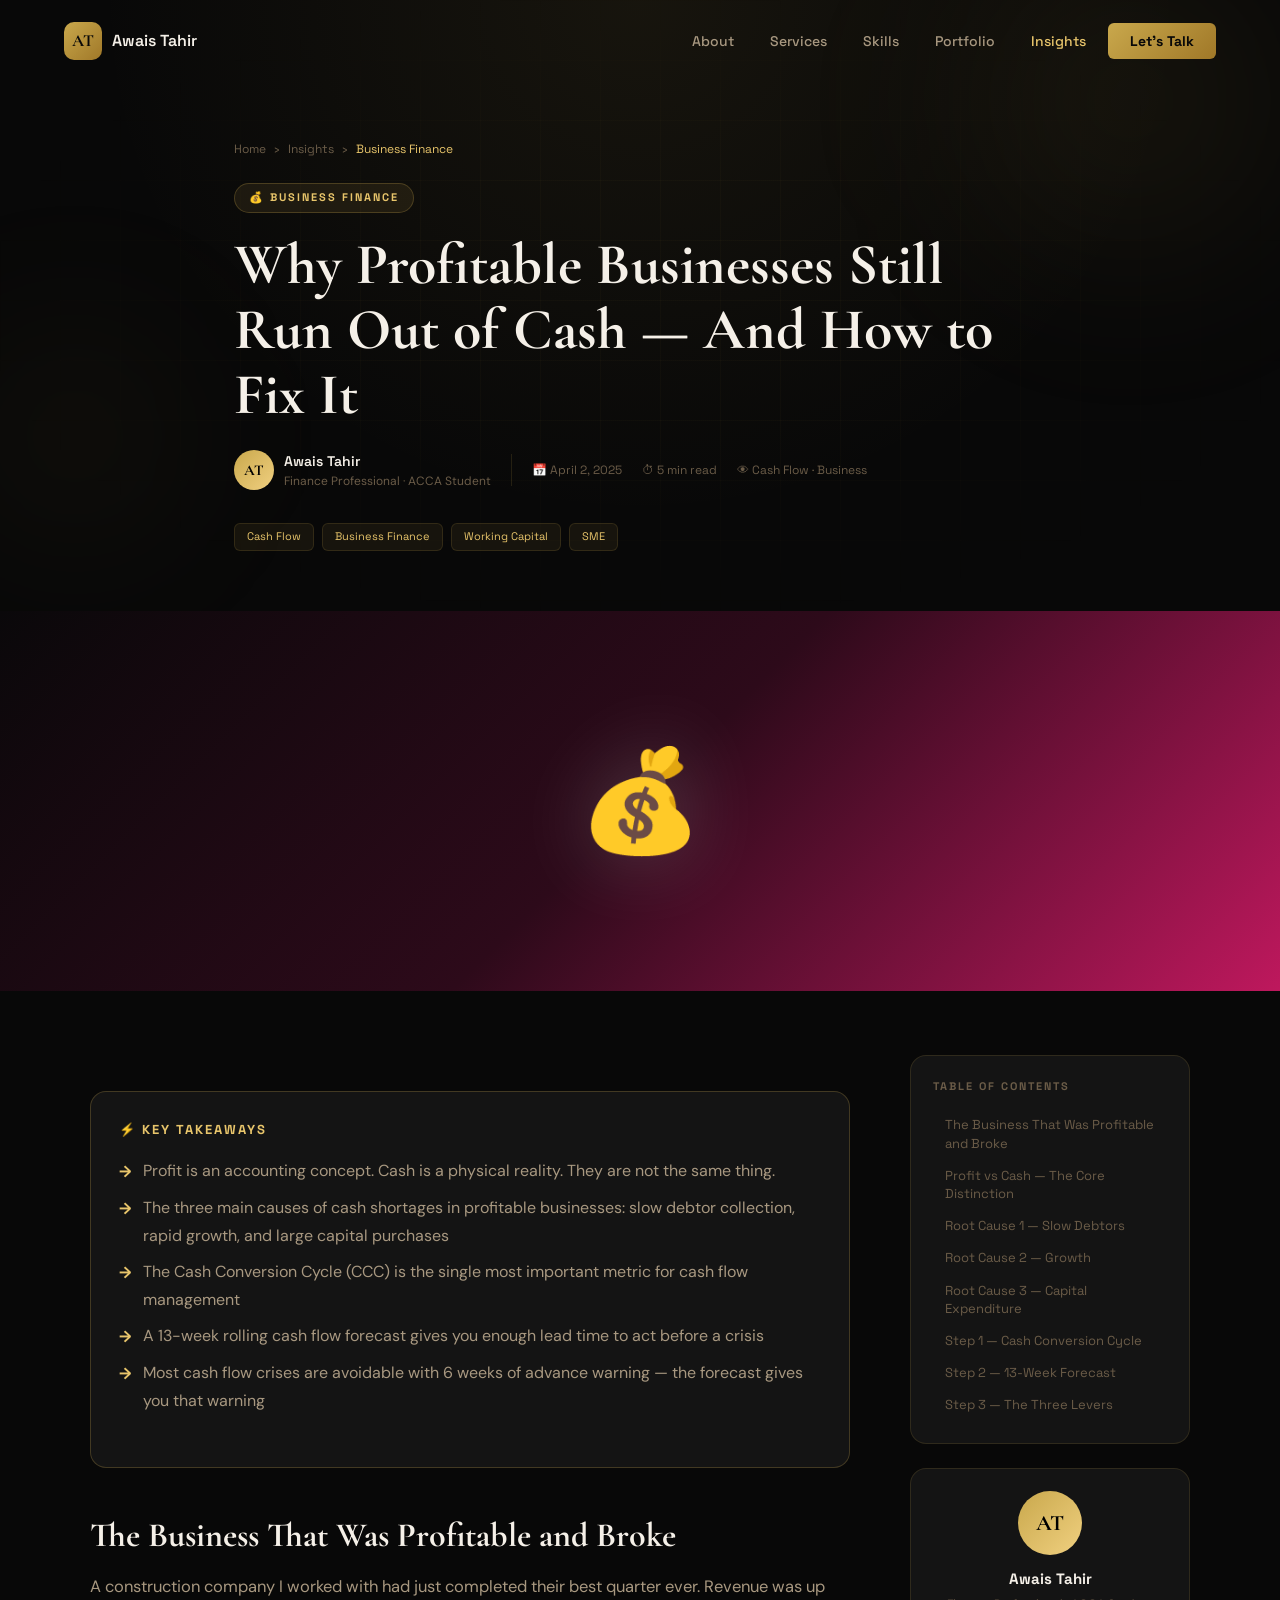
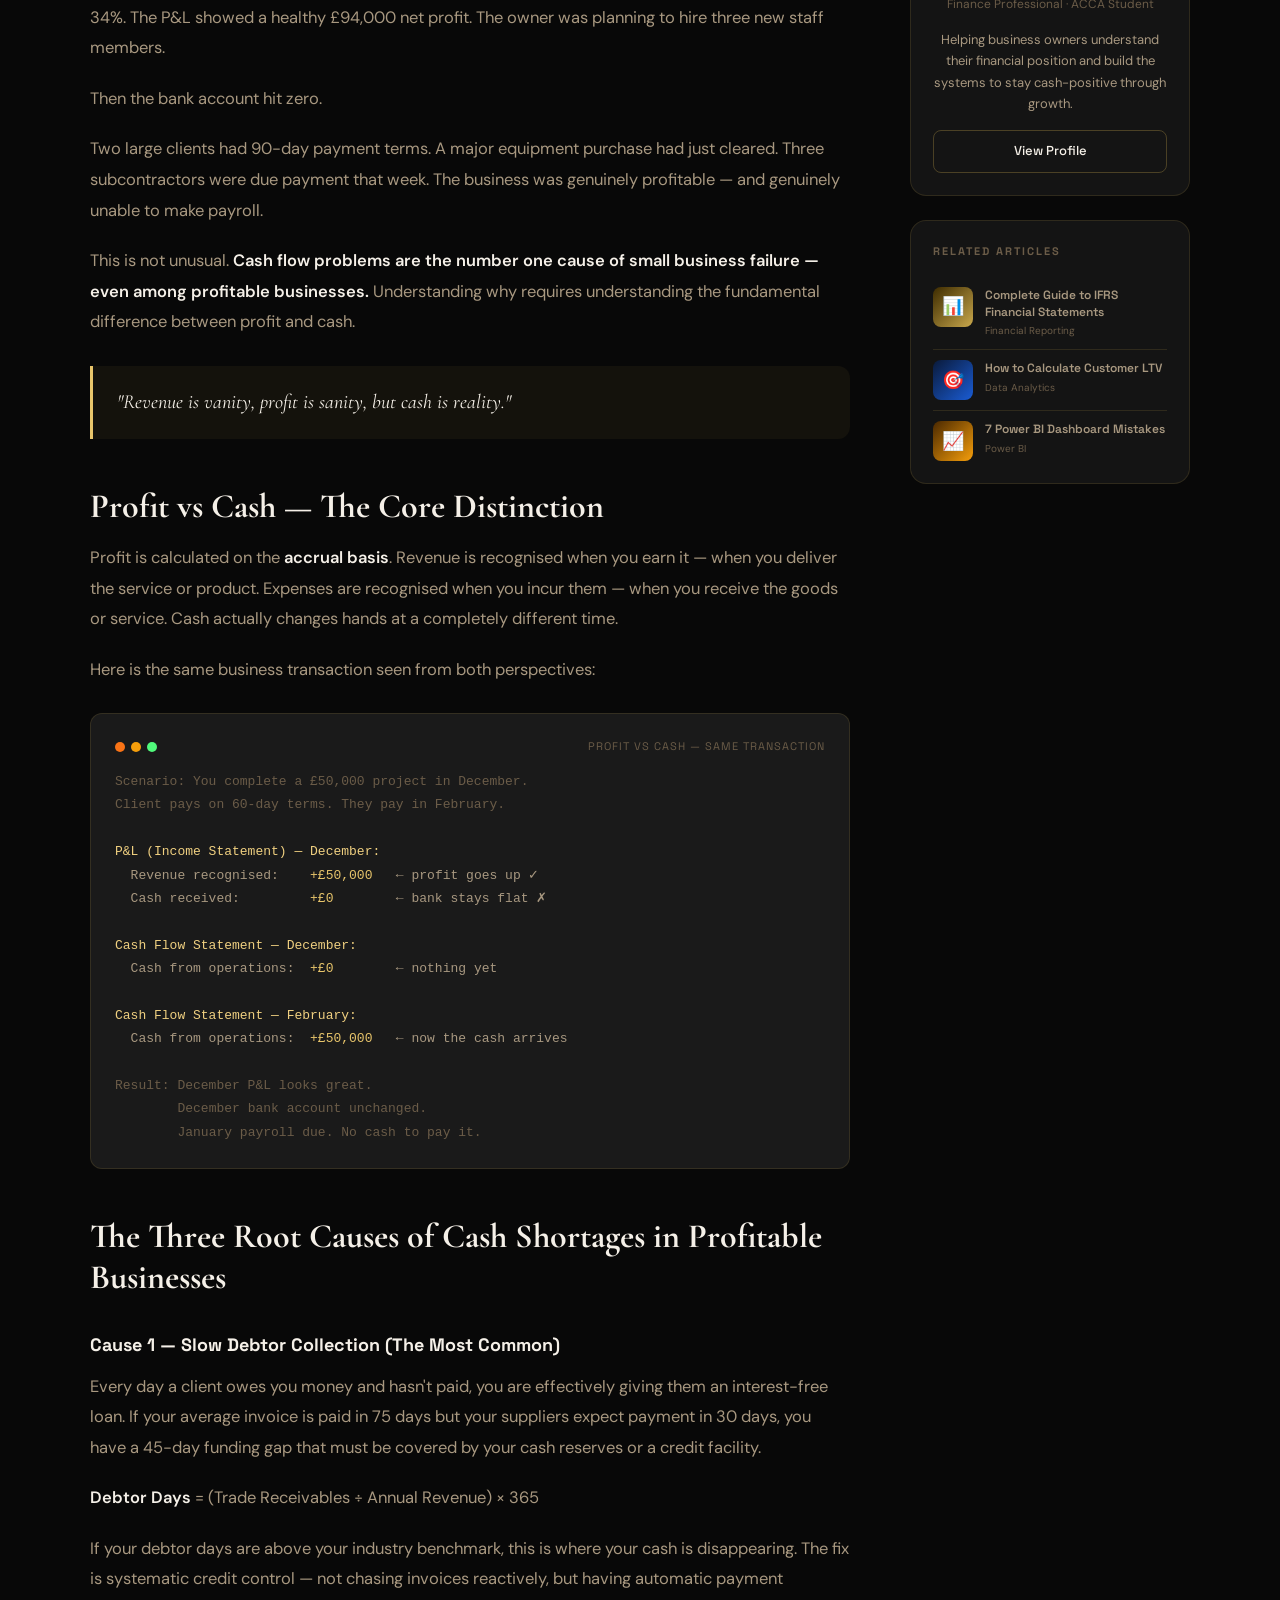
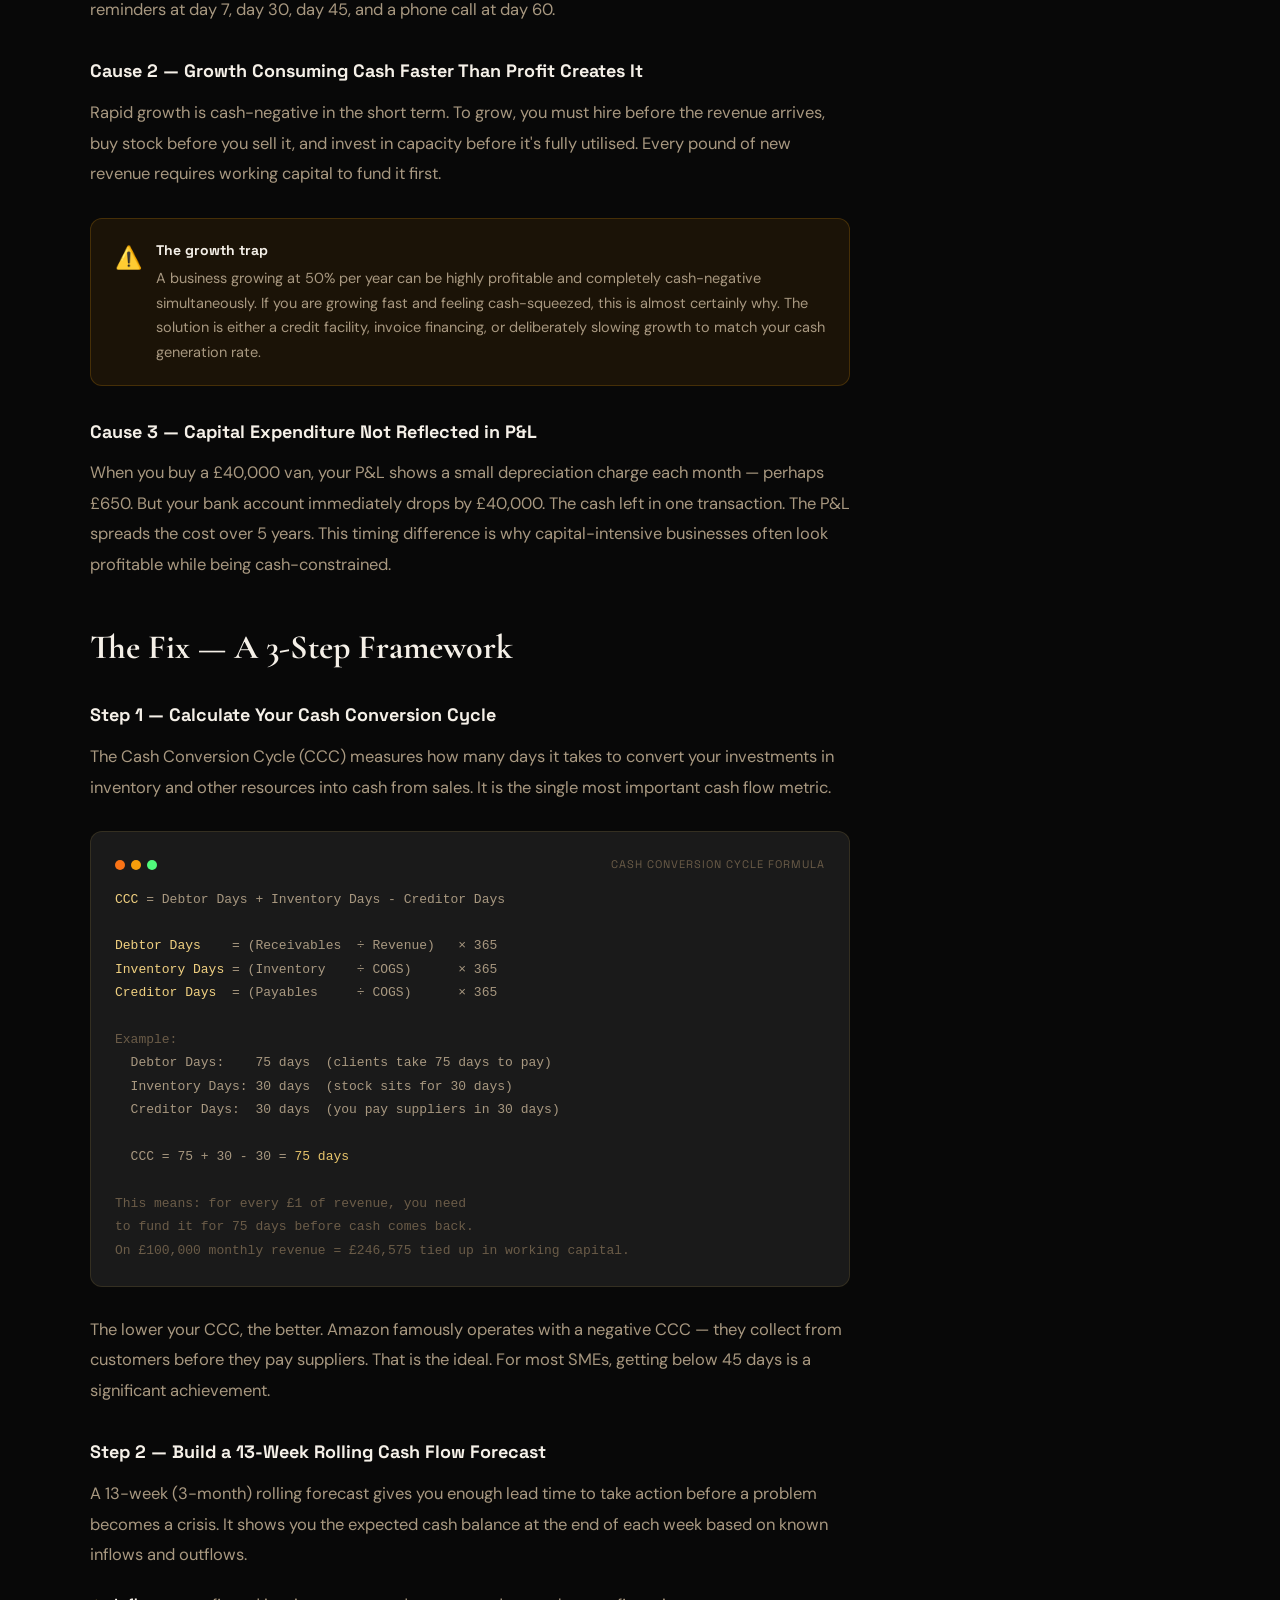
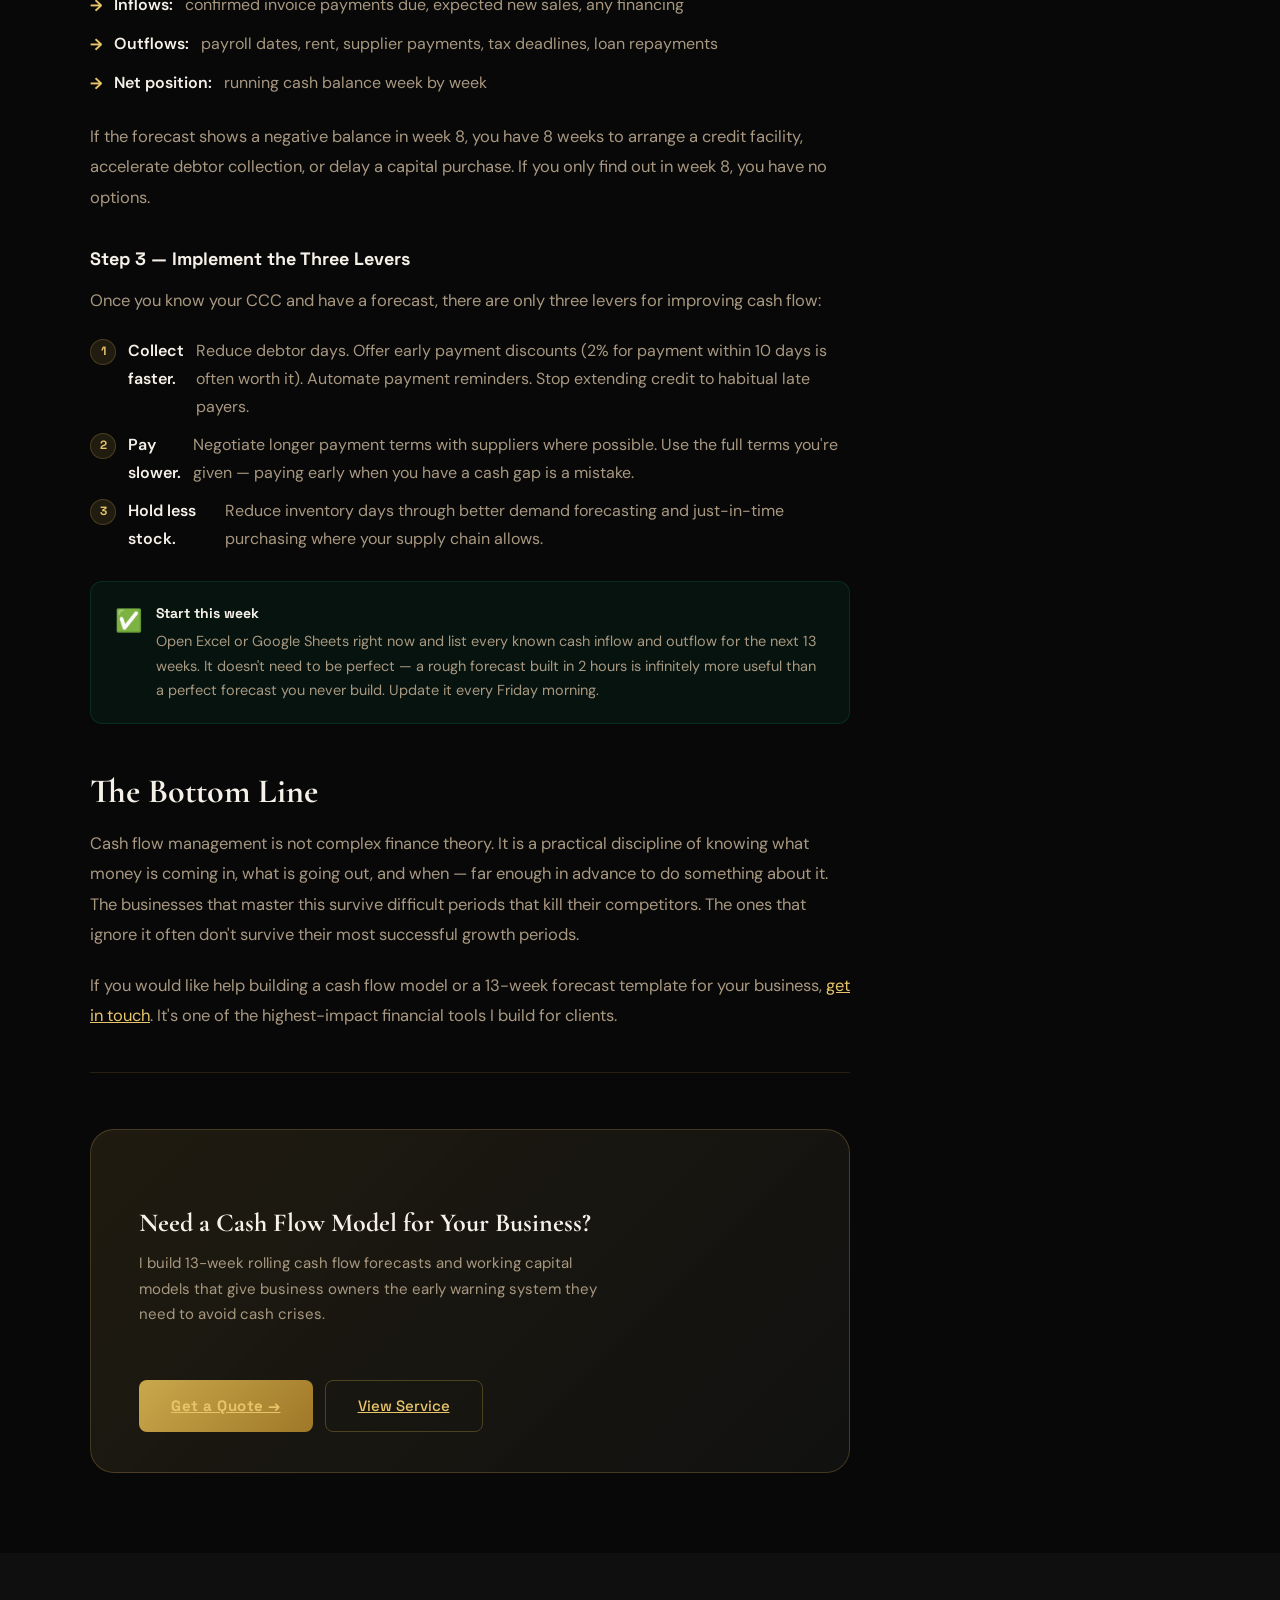
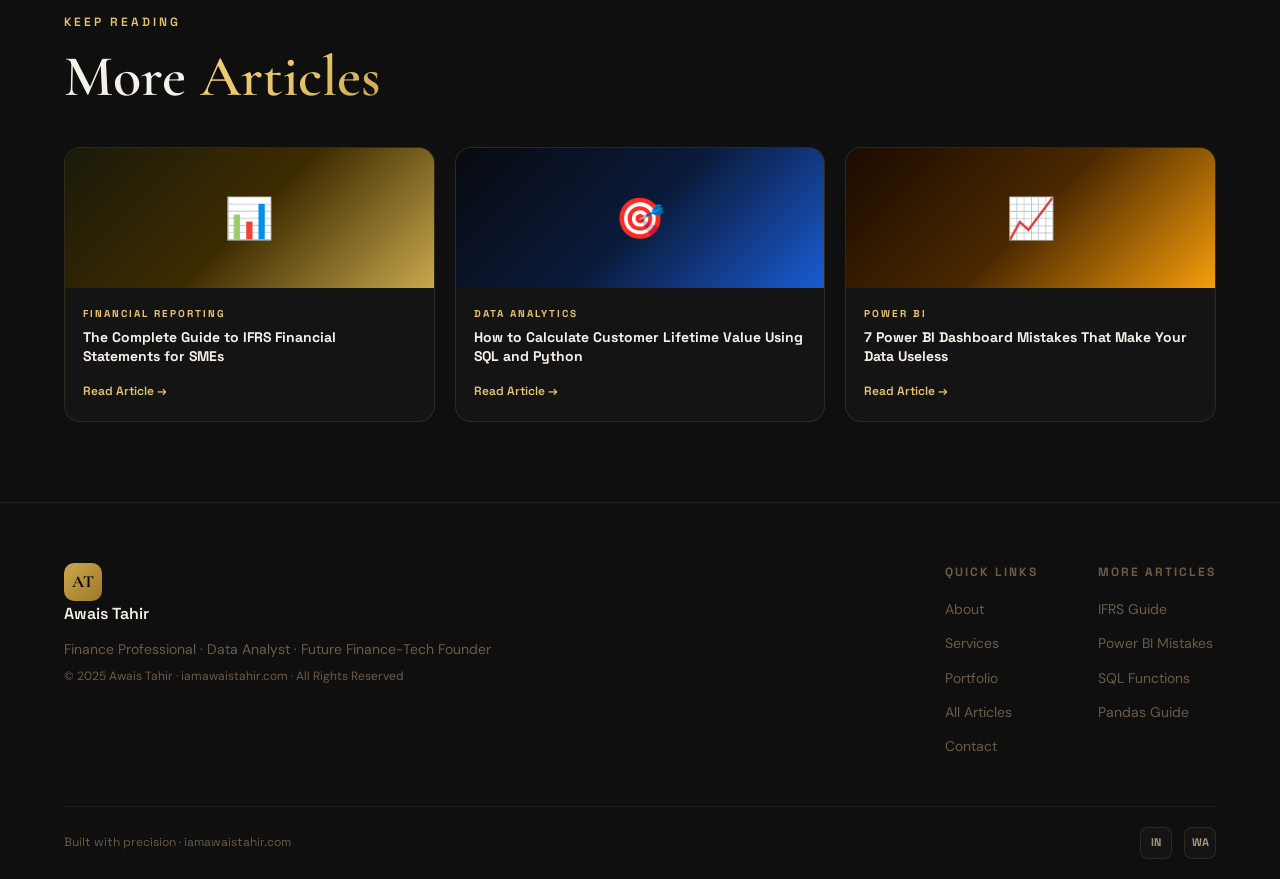
<file: Blogs/blog-cash-flow-management.html>
<!DOCTYPE html>
<html lang="en">
<head>
  <meta charset="UTF-8" /><meta name="viewport" content="width=device-width, initial-scale=1.0" />
  <title>Why Profitable Businesses Still Run Out of Cash | Awais Tahir</title>
  <meta name="description" content="Profit and cash are not the same thing. Learn why profitable businesses run out of cash and the 3-step framework to fix it permanently." />
  <link rel="preconnect" href="https://fonts.googleapis.com" /><link rel="preconnect" href="https://fonts.gstatic.com" crossorigin />
  <link href="https://fonts.googleapis.com/css2?family=Cormorant+Garamond:wght@300;400;500;600;700&family=DM+Sans:wght@300;400;500;600&family=Space+Grotesk:wght@400;500;600;700&display=swap" rel="stylesheet" />
  <link rel="stylesheet" href="../style.css" /><link rel="stylesheet" href="blog-post.css" />
</head>
<body>
<nav id="navbar"><div class="nav-inner"><a href="../index.html" class="nav-logo"><span class="logo-at">AT</span><span class="logo-name">Awais Tahir</span></a><ul class="nav-links"><li><a href="../about.html">About</a></li><li><a href="../services.html">Services</a></li><li><a href="../skills.html">Skills</a></li><li><a href="../portfolio.html">Portfolio</a></li><li><a href="../insights.html" style="color:var(--blue-light)">Insights</a></li><li><a href="../index.html#contact" class="nav-cta">Let's Talk</a></li></ul><button class="hamburger" id="hamburger" aria-label="Menu"><span></span><span></span><span></span></button></div></nav>
<div class="mobile-menu" id="mobileMenu"><ul><li><a href="../about.html" onclick="closeMobile()">About</a></li><li><a href="../services.html" onclick="closeMobile()">Services</a></li><li><a href="../skills.html" onclick="closeMobile()">Skills</a></li><li><a href="../portfolio.html" onclick="closeMobile()">Portfolio</a></li><li><a href="../insights.html" onclick="closeMobile()">Insights</a></li><li><a href="../index.html#contact" onclick="closeMobile()">Contact</a></li></ul></div>

<section class="blog-hero">
  <div class="blog-hero-orb bh-orb-1"></div><div class="blog-hero-orb bh-orb-2"></div>
  <div class="container">
    <div class="blog-breadcrumb"><a href="../index.html">Home</a> › <a href="../insights.html">Insights</a> › <span>Business Finance</span></div>
    <div class="blog-cat">💰 Business Finance</div>
    <h1 class="blog-title">Why Profitable Businesses Still Run Out of Cash — And How to Fix It</h1>
    <div class="blog-meta-row">
      <div class="blog-author"><div class="blog-author-avatar">AT</div><div><div class="blog-author-name">Awais Tahir</div><div class="blog-author-role">Finance Professional · ACCA Student</div></div></div>
      <div class="blog-meta-sep"></div>
      <div class="blog-meta-item">📅 April 2, 2025</div>
      <div class="blog-meta-item">⏱ 5 min read</div>
      <div class="blog-meta-item">👁 Cash Flow · Business</div>
    </div>
    <div class="blog-tags"><span class="blog-tag">Cash Flow</span><span class="blog-tag">Business Finance</span><span class="blog-tag">Working Capital</span><span class="blog-tag">SME</span></div>
  </div>
</section>
<div class="blog-banner" style="background:linear-gradient(135deg,#0a080a 0%,#2d0a1a 50%,#be185d 100%)"><div class="blog-banner-emoji">💰</div></div>

<section class="blog-body-section">
  <div class="container">
    <div class="blog-layout">
      <article class="blog-content">

        <div class="blog-summary">
          <div class="blog-summary-title">⚡ Key Takeaways</div>
          <ul>
            <li>Profit is an accounting concept. Cash is a physical reality. They are not the same thing.</li>
            <li>The three main causes of cash shortages in profitable businesses: slow debtor collection, rapid growth, and large capital purchases</li>
            <li>The Cash Conversion Cycle (CCC) is the single most important metric for cash flow management</li>
            <li>A 13-week rolling cash flow forecast gives you enough lead time to act before a crisis</li>
            <li>Most cash flow crises are avoidable with 6 weeks of advance warning — the forecast gives you that warning</li>
          </ul>
        </div>

        <h2>The Business That Was Profitable and Broke</h2>
        <p>A construction company I worked with had just completed their best quarter ever. Revenue was up 34%. The P&L showed a healthy £94,000 net profit. The owner was planning to hire three new staff members.</p>
        <p>Then the bank account hit zero.</p>
        <p>Two large clients had 90-day payment terms. A major equipment purchase had just cleared. Three subcontractors were due payment that week. The business was genuinely profitable — and genuinely unable to make payroll.</p>
        <p>This is not unusual. <strong>Cash flow problems are the number one cause of small business failure — even among profitable businesses.</strong> Understanding why requires understanding the fundamental difference between profit and cash.</p>

        <blockquote>"Revenue is vanity, profit is sanity, but cash is reality."</blockquote>

        <h2>Profit vs Cash — The Core Distinction</h2>
        <p>Profit is calculated on the <strong>accrual basis</strong>. Revenue is recognised when you earn it — when you deliver the service or product. Expenses are recognised when you incur them — when you receive the goods or service. Cash actually changes hands at a completely different time.</p>
        <p>Here is the same business transaction seen from both perspectives:</p>

        <div class="blog-code">
          <div class="blog-code-header"><div class="blog-code-dots"><div class="blog-code-dot" style="background:#f97316"></div><div class="blog-code-dot" style="background:#f59e0b"></div><div class="blog-code-dot" style="background:#50fa7b"></div></div><span>Profit vs Cash — Same Transaction</span></div>
          <pre><span class="cmt">Scenario: You complete a £50,000 project in December.</span>
<span class="cmt">Client pays on 60-day terms. They pay in February.</span>

<span class="kw">P&L (Income Statement) — December:</span>
  Revenue recognised:    <span class="num">+£50,000</span>   ← profit goes up ✓
  Cash received:         <span class="num">+£0</span>        ← bank stays flat ✗

<span class="kw">Cash Flow Statement — December:</span>
  Cash from operations:  <span class="num">+£0</span>        ← nothing yet

<span class="kw">Cash Flow Statement — February:</span>
  Cash from operations:  <span class="num">+£50,000</span>   ← now the cash arrives

<span class="cmt">Result: December P&L looks great.</span>
<span class="cmt">        December bank account unchanged.</span>
<span class="cmt">        January payroll due. No cash to pay it.</span></pre>
        </div>

        <h2>The Three Root Causes of Cash Shortages in Profitable Businesses</h2>

        <h3>Cause 1 — Slow Debtor Collection (The Most Common)</h3>
        <p>Every day a client owes you money and hasn't paid, you are effectively giving them an interest-free loan. If your average invoice is paid in 75 days but your suppliers expect payment in 30 days, you have a 45-day funding gap that must be covered by your cash reserves or a credit facility.</p>
        <p><strong>Debtor Days</strong> = (Trade Receivables ÷ Annual Revenue) × 365</p>
        <p>If your debtor days are above your industry benchmark, this is where your cash is disappearing. The fix is systematic credit control — not chasing invoices reactively, but having automatic payment reminders at day 7, day 30, day 45, and a phone call at day 60.</p>

        <h3>Cause 2 — Growth Consuming Cash Faster Than Profit Creates It</h3>
        <p>Rapid growth is cash-negative in the short term. To grow, you must hire before the revenue arrives, buy stock before you sell it, and invest in capacity before it's fully utilised. Every pound of new revenue requires working capital to fund it first.</p>
        <div class="blog-callout warn">
          <div class="blog-callout-icon">⚠️</div>
          <div class="blog-callout-body">
            <div class="blog-callout-title">The growth trap</div>
            <div class="blog-callout-text">A business growing at 50% per year can be highly profitable and completely cash-negative simultaneously. If you are growing fast and feeling cash-squeezed, this is almost certainly why. The solution is either a credit facility, invoice financing, or deliberately slowing growth to match your cash generation rate.</div>
          </div>
        </div>

        <h3>Cause 3 — Capital Expenditure Not Reflected in P&L</h3>
        <p>When you buy a £40,000 van, your P&L shows a small depreciation charge each month — perhaps £650. But your bank account immediately drops by £40,000. The cash left in one transaction. The P&L spreads the cost over 5 years. This timing difference is why capital-intensive businesses often look profitable while being cash-constrained.</p>

        <h2>The Fix — A 3-Step Framework</h2>

        <h3>Step 1 — Calculate Your Cash Conversion Cycle</h3>
        <p>The Cash Conversion Cycle (CCC) measures how many days it takes to convert your investments in inventory and other resources into cash from sales. It is the single most important cash flow metric.</p>
        <div class="blog-code">
          <div class="blog-code-header"><div class="blog-code-dots"><div class="blog-code-dot" style="background:#f97316"></div><div class="blog-code-dot" style="background:#f59e0b"></div><div class="blog-code-dot" style="background:#50fa7b"></div></div><span>Cash Conversion Cycle Formula</span></div>
          <pre><span class="kw">CCC</span> = Debtor Days + Inventory Days - Creditor Days

<span class="kw">Debtor Days</span>    = (Receivables  ÷ Revenue)   × 365
<span class="kw">Inventory Days</span> = (Inventory    ÷ COGS)      × 365
<span class="kw">Creditor Days</span>  = (Payables     ÷ COGS)      × 365

<span class="cmt">Example:</span>
  Debtor Days:    75 days  (clients take 75 days to pay)
  Inventory Days: 30 days  (stock sits for 30 days)
  Creditor Days:  30 days  (you pay suppliers in 30 days)

  CCC = 75 + 30 - 30 = <span class="num">75 days</span>

<span class="cmt">This means: for every £1 of revenue, you need</span>
<span class="cmt">to fund it for 75 days before cash comes back.</span>
<span class="cmt">On £100,000 monthly revenue = £246,575 tied up in working capital.</span></pre>
        </div>
        <p>The lower your CCC, the better. Amazon famously operates with a negative CCC — they collect from customers before they pay suppliers. That is the ideal. For most SMEs, getting below 45 days is a significant achievement.</p>

        <h3>Step 2 — Build a 13-Week Rolling Cash Flow Forecast</h3>
        <p>A 13-week (3-month) rolling forecast gives you enough lead time to take action before a problem becomes a crisis. It shows you the expected cash balance at the end of each week based on known inflows and outflows.</p>
        <ul>
          <li><strong>Inflows:</strong> confirmed invoice payments due, expected new sales, any financing</li>
          <li><strong>Outflows:</strong> payroll dates, rent, supplier payments, tax deadlines, loan repayments</li>
          <li><strong>Net position:</strong> running cash balance week by week</li>
        </ul>
        <p>If the forecast shows a negative balance in week 8, you have 8 weeks to arrange a credit facility, accelerate debtor collection, or delay a capital purchase. If you only find out in week 8, you have no options.</p>

        <h3>Step 3 — Implement the Three Levers</h3>
        <p>Once you know your CCC and have a forecast, there are only three levers for improving cash flow:</p>
        <ol>
          <li><strong>Collect faster.</strong> Reduce debtor days. Offer early payment discounts (2% for payment within 10 days is often worth it). Automate payment reminders. Stop extending credit to habitual late payers.</li>
          <li><strong>Pay slower.</strong> Negotiate longer payment terms with suppliers where possible. Use the full terms you're given — paying early when you have a cash gap is a mistake.</li>
          <li><strong>Hold less stock.</strong> Reduce inventory days through better demand forecasting and just-in-time purchasing where your supply chain allows.</li>
        </ol>

        <div class="blog-callout tip">
          <div class="blog-callout-icon">✅</div>
          <div class="blog-callout-body">
            <div class="blog-callout-title">Start this week</div>
            <div class="blog-callout-text">Open Excel or Google Sheets right now and list every known cash inflow and outflow for the next 13 weeks. It doesn't need to be perfect — a rough forecast built in 2 hours is infinitely more useful than a perfect forecast you never build. Update it every Friday morning.</div>
          </div>
        </div>

        <h2>The Bottom Line</h2>
        <p>Cash flow management is not complex finance theory. It is a practical discipline of knowing what money is coming in, what is going out, and when — far enough in advance to do something about it. The businesses that master this survive difficult periods that kill their competitors. The ones that ignore it often don't survive their most successful growth periods.</p>
        <p>If you would like help building a cash flow model or a 13-week forecast template for your business, <a href="../index.html#contact">get in touch</a>. It's one of the highest-impact financial tools I build for clients.</p>

        <div class="blog-divider"></div>
        <div class="blog-cta-banner">
          <div class="blog-cta-text">
            <h3>Need a Cash Flow Model for Your Business?</h3>
            <p>I build 13-week rolling cash flow forecasts and working capital models that give business owners the early warning system they need to avoid cash crises.</p>
          </div>
          <div class="blog-cta-btns">
            <a href="../index.html#contact" class="btn-primary">Get a Quote →</a>
            <a href="../services.html#reporting" class="btn-ghost">View Service</a>
          </div>
        </div>
      </article>

      <aside class="blog-sidebar">
        <div class="blog-toc">
          <div class="blog-toc-title">Table of Contents</div>
          <ul class="blog-toc-list">
            <li><a href="#" onclick="return false">The Business That Was Profitable and Broke</a></li>
            <li><a href="#" onclick="return false">Profit vs Cash — The Core Distinction</a></li>
            <li><a href="#" onclick="return false">Root Cause 1 — Slow Debtors</a></li>
            <li><a href="#" onclick="return false">Root Cause 2 — Growth</a></li>
            <li><a href="#" onclick="return false">Root Cause 3 — Capital Expenditure</a></li>
            <li><a href="#" onclick="return false">Step 1 — Cash Conversion Cycle</a></li>
            <li><a href="#" onclick="return false">Step 2 — 13-Week Forecast</a></li>
            <li><a href="#" onclick="return false">Step 3 — The Three Levers</a></li>
          </ul>
        </div>
        <div class="blog-sidebar-author">
          <div class="bsa-avatar">AT</div>
          <div class="bsa-name">Awais Tahir</div>
          <div class="bsa-role">Finance Professional · ACCA Student</div>
          <div class="bsa-desc">Helping business owners understand their financial position and build the systems to stay cash-positive through growth.</div>
          <a href="../about.html" class="btn-ghost" style="width:100%;justify-content:center;font-size:13px;padding:10px">View Profile</a>
        </div>
        <div class="blog-related-sidebar">
          <div class="blog-related-sidebar-title">Related Articles</div>
          <a href="blog-ifrs-financial-statements.html" class="brs-item"><div class="brs-icon" style="background:linear-gradient(135deg,#3d2b00,#c9a84c)">📊</div><div><div class="brs-title">Complete Guide to IFRS Financial Statements</div><div class="brs-cat">Financial Reporting</div></div></a>
          <a href="blog-customer-lifetime-value.html" class="brs-item"><div class="brs-icon" style="background:linear-gradient(135deg,#0a1a3a,#1a5cd4)">🎯</div><div><div class="brs-title">How to Calculate Customer LTV</div><div class="brs-cat">Data Analytics</div></div></a>
          <a href="blog-power-bi-mistakes.html" class="brs-item"><div class="brs-icon" style="background:linear-gradient(135deg,#4a2800,#f59e0b)">📈</div><div><div class="brs-title">7 Power BI Dashboard Mistakes</div><div class="brs-cat">Power BI</div></div></a>
        </div>
      </aside>
    </div>
  </div>
</section>

<section class="blog-related-section">
  <div class="container">
    <div class="section-header scroll-reveal" style="margin-bottom:36px"><div class="section-label">Keep Reading</div><h2 class="section-title">More <span class="gradient-text">Articles</span></h2></div>
    <div class="blog-related-grid">
      <a href="blog-ifrs-financial-statements.html" class="brel-card scroll-reveal"><div class="brel-img" style="background:linear-gradient(135deg,#1a1a0a,#3d2b00,#c9a84c)">📊</div><div class="brel-body"><div class="brel-cat">Financial Reporting</div><div class="brel-title">The Complete Guide to IFRS Financial Statements for SMEs</div><div class="brel-link">Read Article →</div></div></a>
      <a href="blog-customer-lifetime-value.html" class="brel-card scroll-reveal" style="transition-delay:.1s"><div class="brel-img" style="background:linear-gradient(135deg,#080a10,#0a1a3a,#1a5cd4)">🎯</div><div class="brel-body"><div class="brel-cat">Data Analytics</div><div class="brel-title">How to Calculate Customer Lifetime Value Using SQL and Python</div><div class="brel-link">Read Article →</div></div></a>
      <a href="blog-power-bi-mistakes.html" class="brel-card scroll-reveal" style="transition-delay:.2s"><div class="brel-img" style="background:linear-gradient(135deg,#1a0a00,#4a2800,#f59e0b)">📈</div><div class="brel-body"><div class="brel-cat">Power BI</div><div class="brel-title">7 Power BI Dashboard Mistakes That Make Your Data Useless</div><div class="brel-link">Read Article →</div></div></a>
    </div>
  </div>
</section>

<footer class="footer"><div class="container"><div class="footer-inner"><div class="footer-brand"><div class="footer-logo"><span class="logo-at">AT</span><span class="logo-name">Awais Tahir</span></div><p class="footer-tagline">Finance Professional · Data Analyst · Future Finance-Tech Founder</p><p class="footer-copy">© 2025 Awais Tahir · iamawaistahir.com · All Rights Reserved</p></div><div class="footer-links"><div class="fl-col"><div class="fl-title">Quick Links</div><a href="../about.html">About</a><a href="../services.html">Services</a><a href="../portfolio.html">Portfolio</a><a href="../insights.html">All Articles</a><a href="../index.html#contact">Contact</a></div><div class="fl-col"><div class="fl-title">More Articles</div><a href="blog-ifrs-financial-statements.html">IFRS Guide</a><a href="blog-power-bi-mistakes.html">Power BI Mistakes</a><a href="blog-sql-window-functions.html">SQL Functions</a><a href="blog-pandas-financial-data.html">Pandas Guide</a></div></div></div><div class="footer-bottom"><span>Built with precision · iamawaistahir.com</span><div class="footer-socials"><a href="https://www.linkedin.com/in/iamawais1628/" target="_blank">in</a><a href="https://wa.me/923000889402" target="_blank">wa</a></div></div></div></footer>
<button class="scroll-top" id="scrollTop" onclick="window.scrollTo({top:0,behavior:'smooth'})">↑</button>
<script>const nb=document.getElementById('navbar');window.addEventListener('scroll',()=>{nb.classList.toggle('scrolled',window.scrollY>40);document.getElementById('scrollTop').classList.toggle('visible',window.scrollY>400);});const hb=document.getElementById('hamburger'),mm=document.getElementById('mobileMenu');hb.addEventListener('click',()=>{mm.classList.toggle('open');const s=hb.querySelectorAll('span');if(mm.classList.contains('open')){s[0].style.transform='rotate(45deg) translate(5px,5px)';s[1].style.opacity='0';s[2].style.transform='rotate(-45deg) translate(5px,-5px)';}else{s.forEach(x=>{x.style.transform='';x.style.opacity='';})}});function closeMobile(){mm.classList.remove('open');hb.querySelectorAll('span').forEach(s=>{s.style.transform='';s.style.opacity='';})}const obs=new IntersectionObserver(e=>{e.forEach(x=>{if(x.isIntersecting)x.target.classList.add('visible');})},{threshold:0.08,rootMargin:'0px 0px -40px 0px'});document.querySelectorAll('.scroll-reveal').forEach(el=>obs.observe(el));</script>
</body></html>
</file>
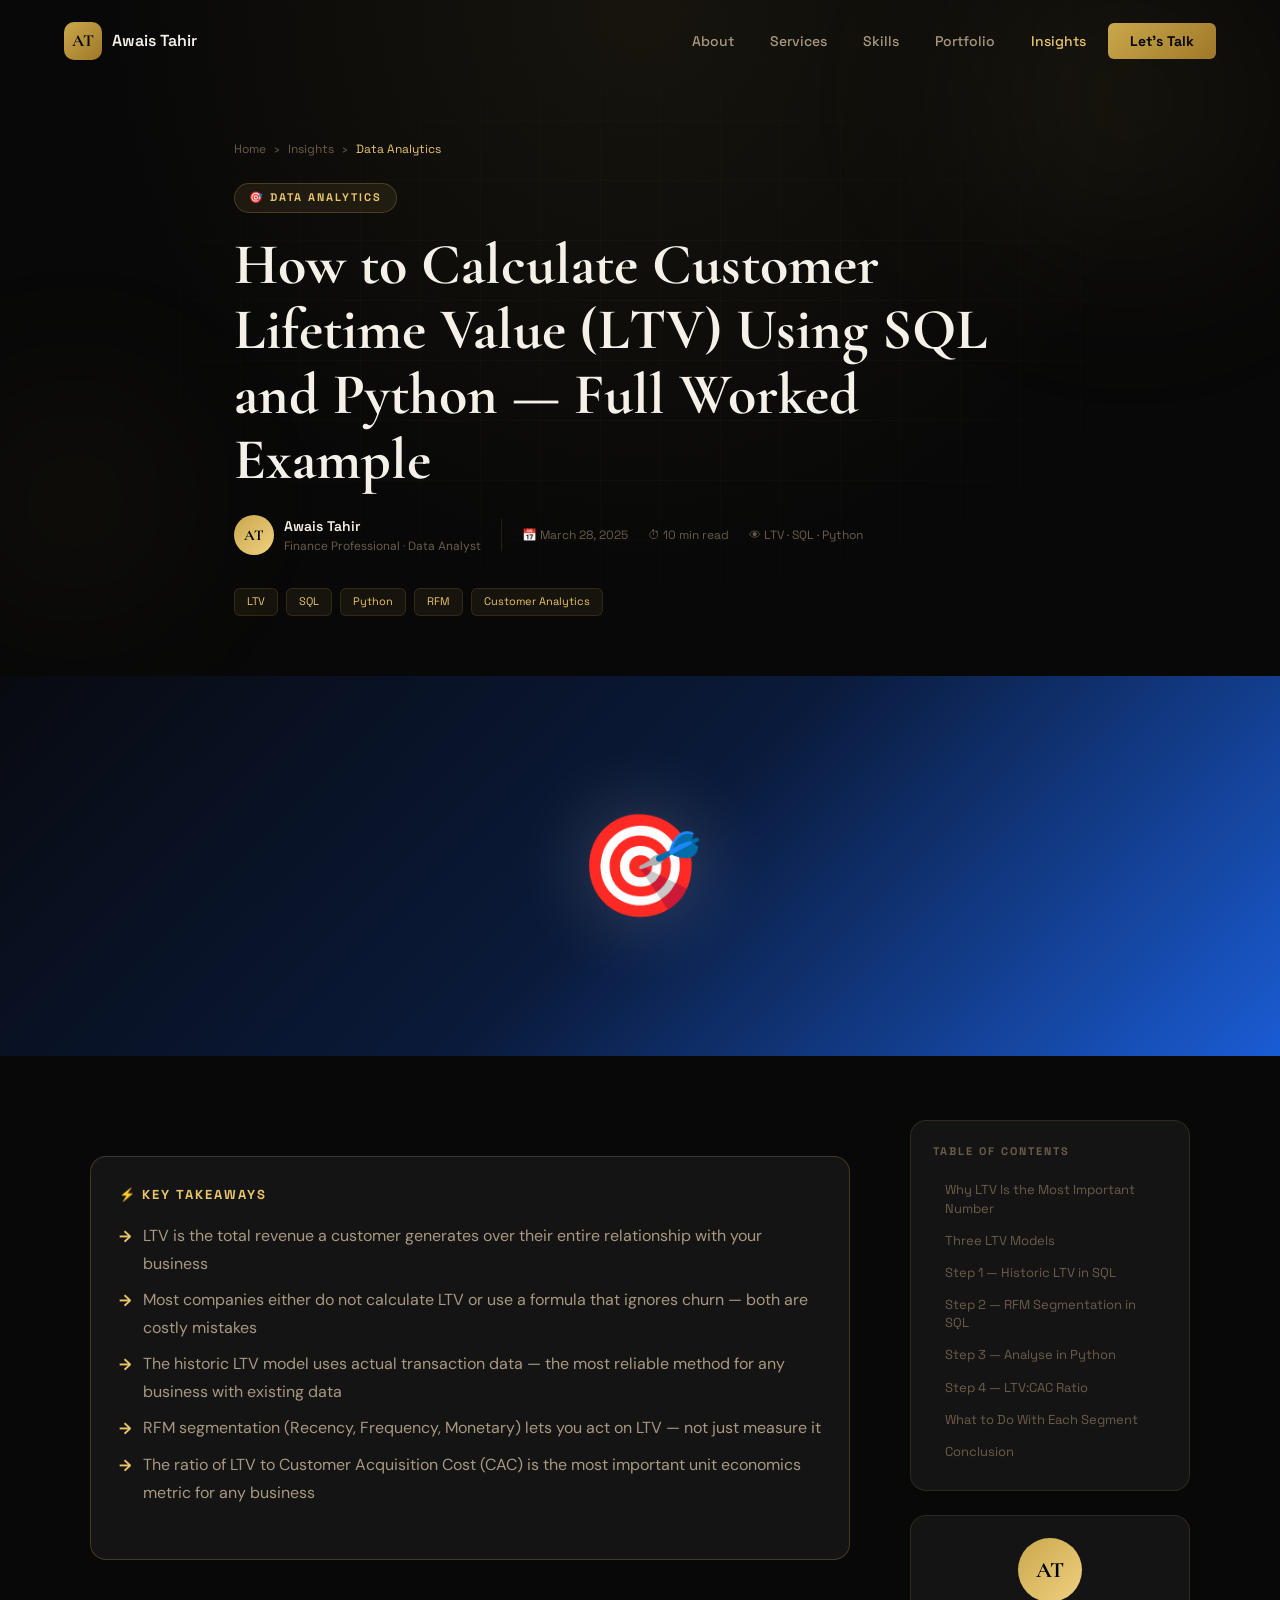
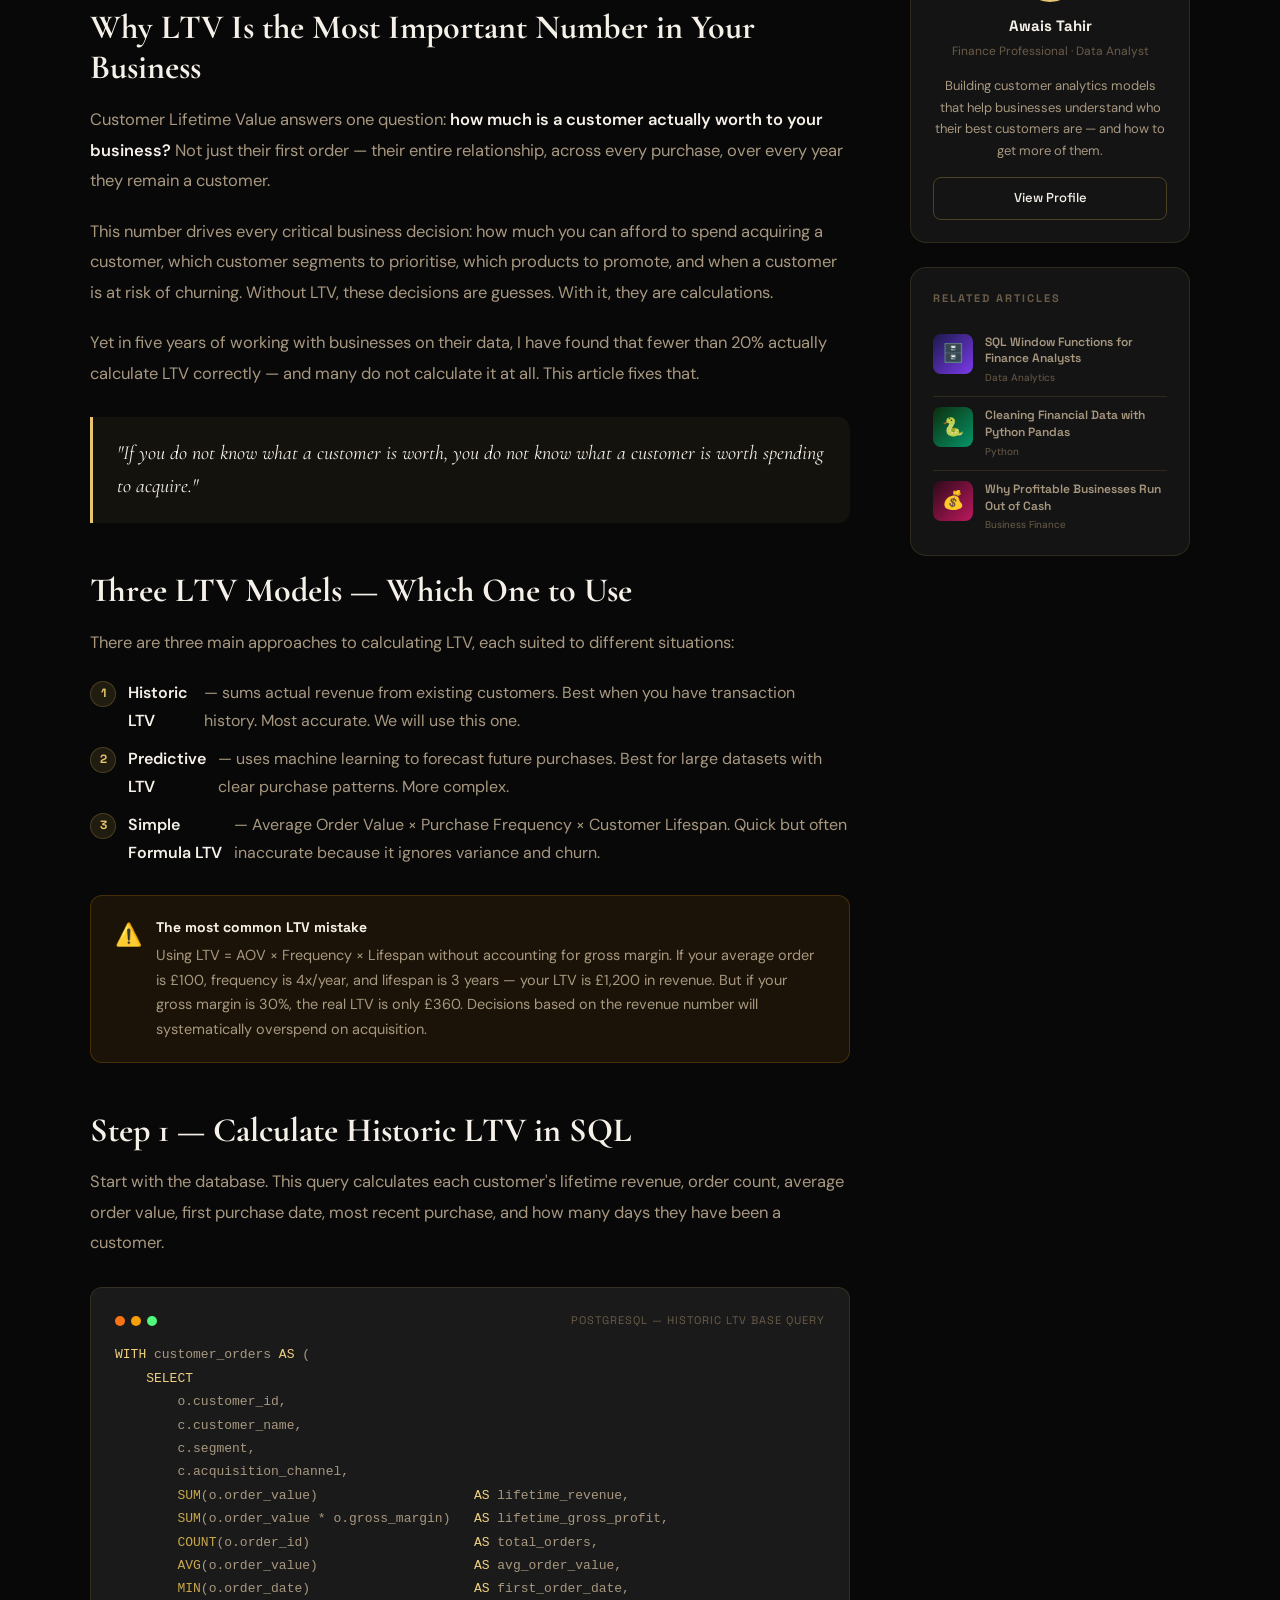
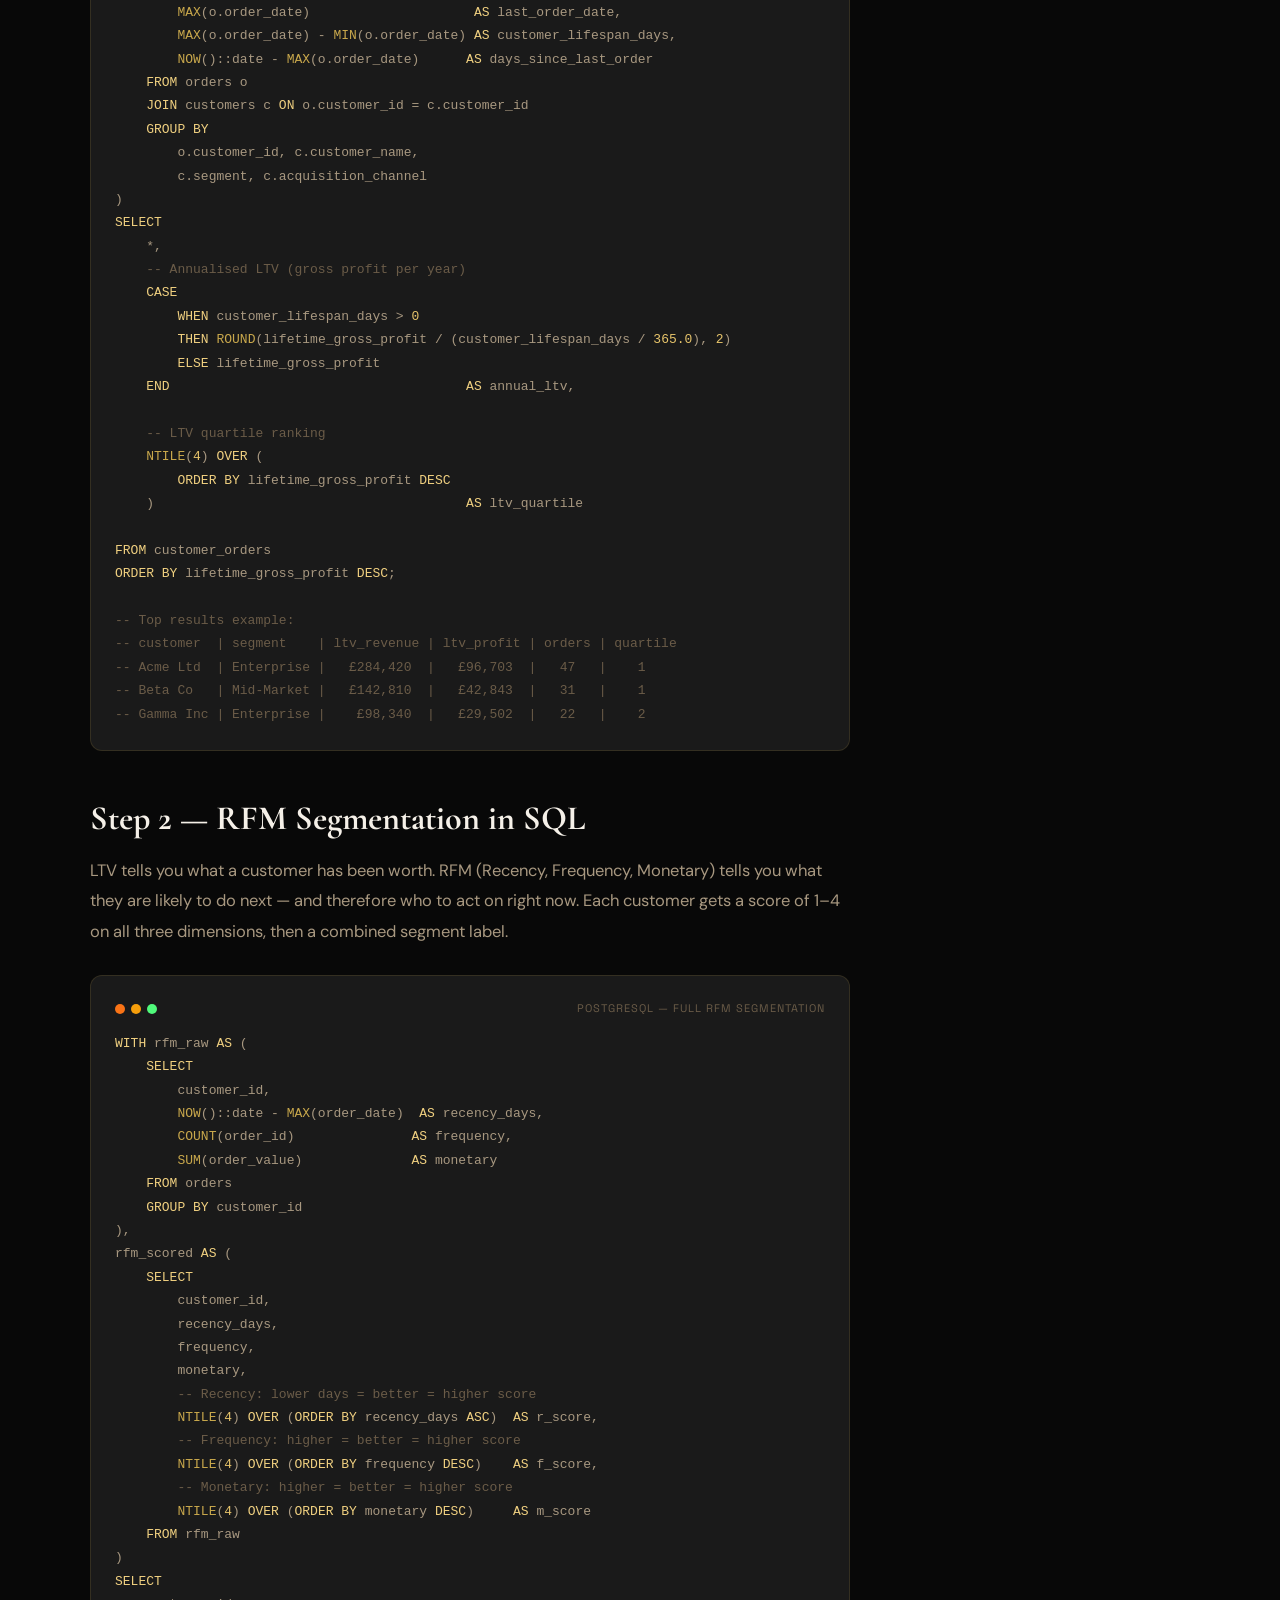
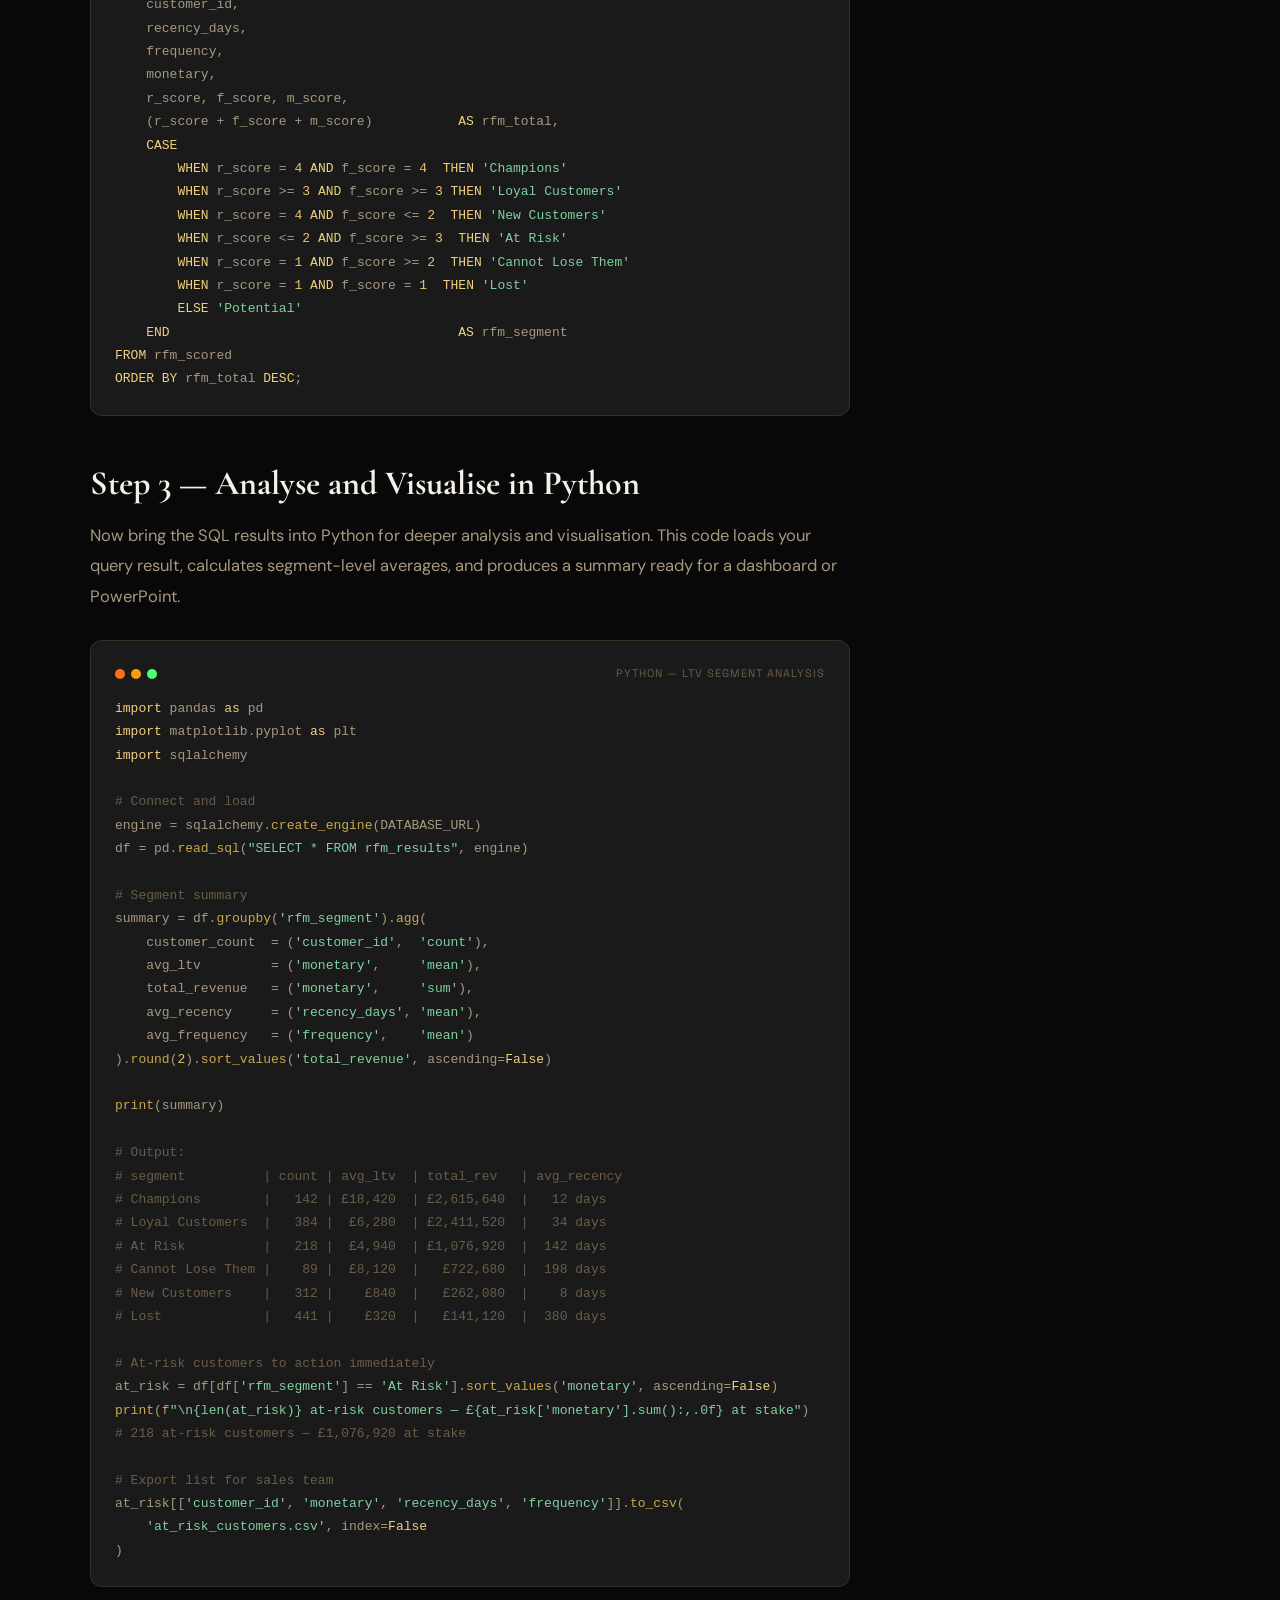
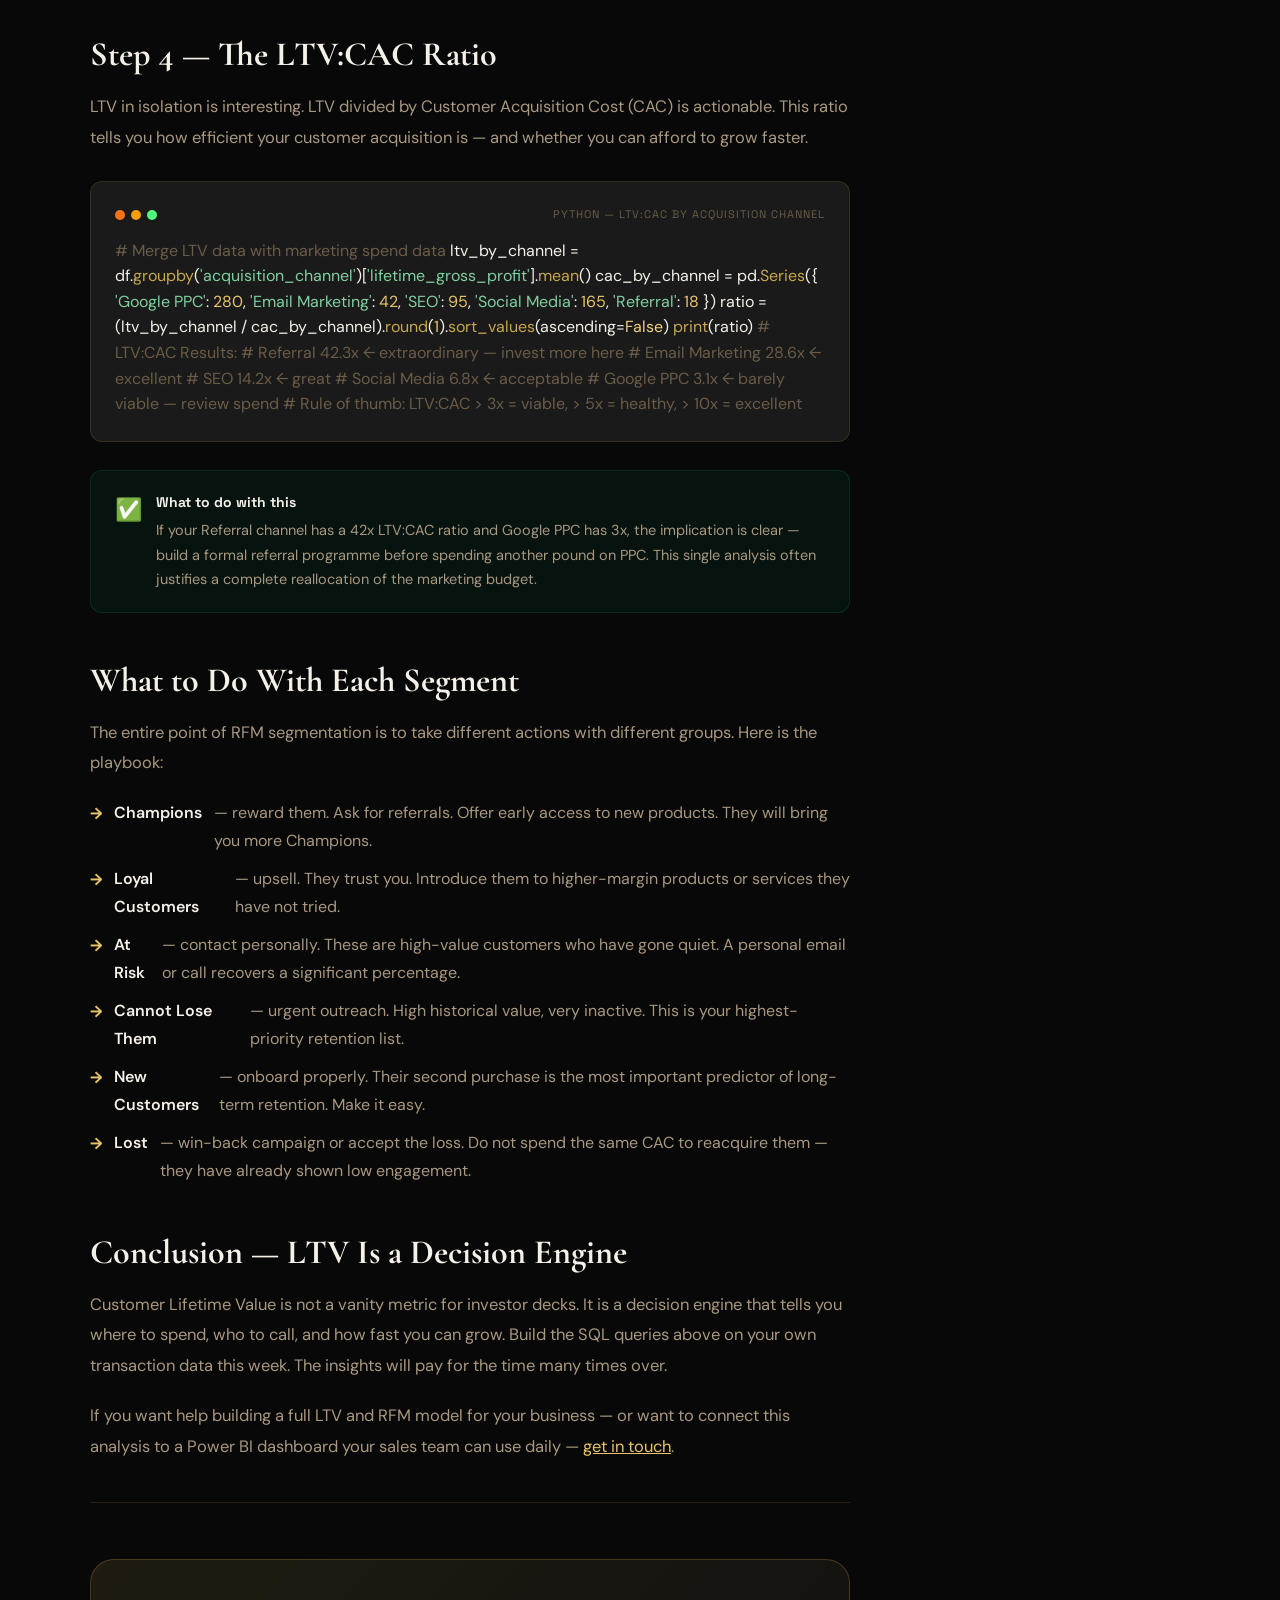
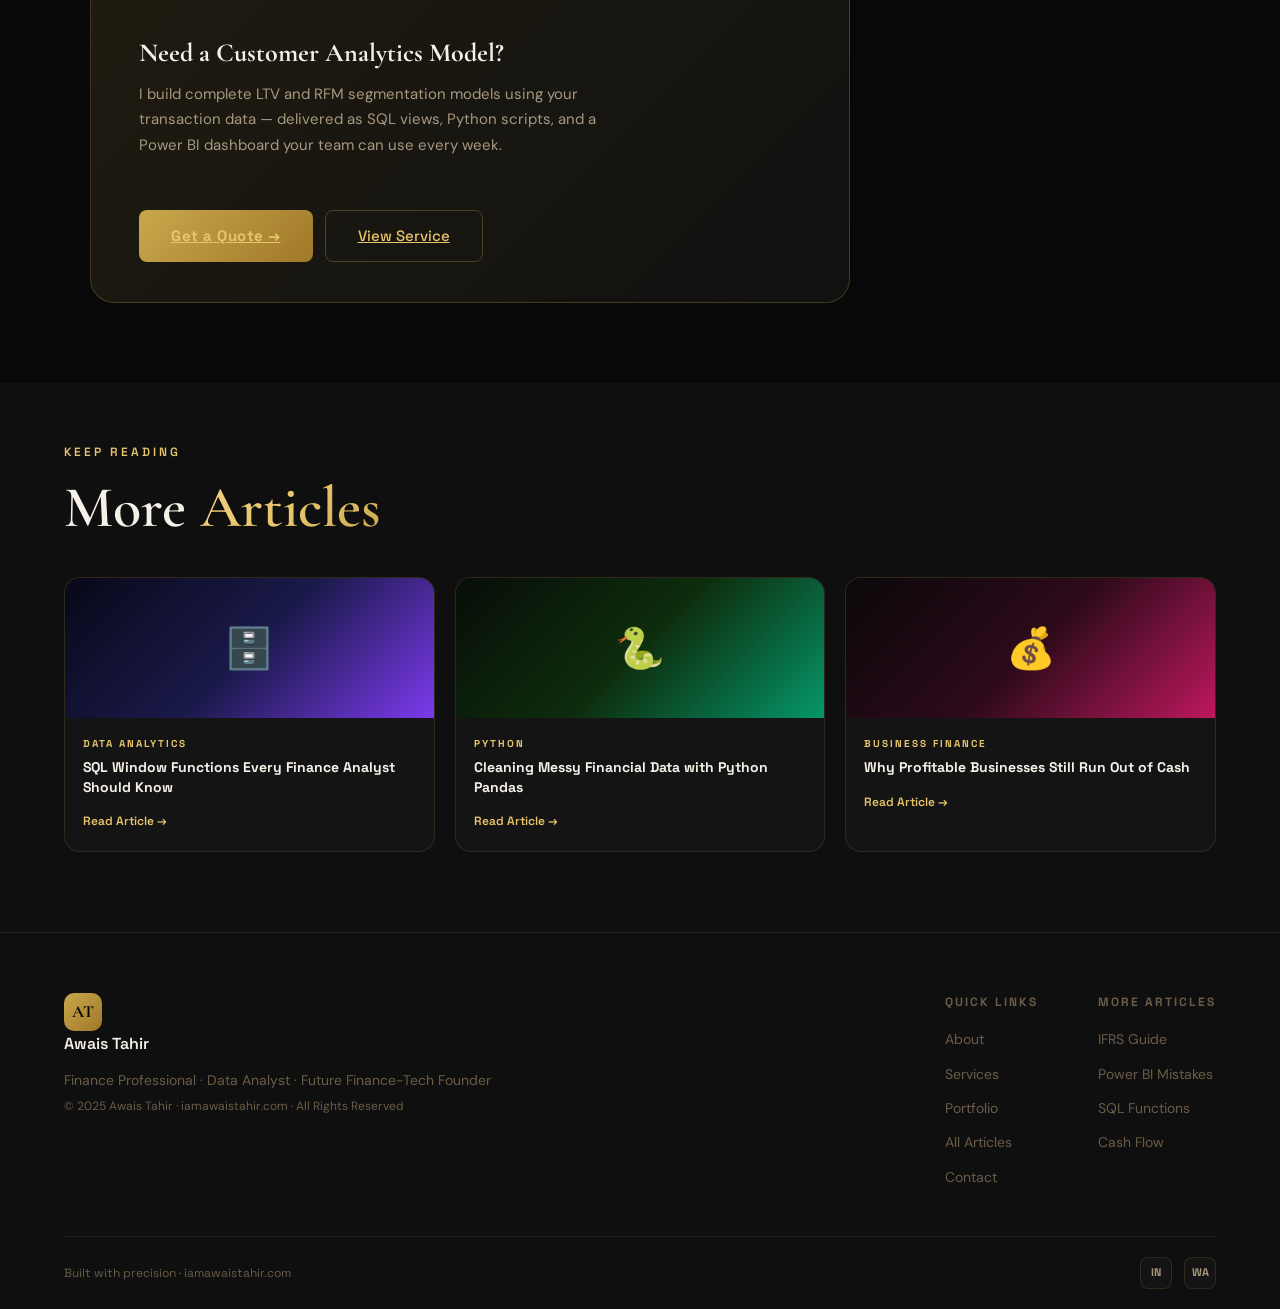
<file: Blogs/blog-customer-lifetime-value.html>
<!DOCTYPE html>
<html lang="en">
<head>
  <meta charset="UTF-8" /><meta name="viewport" content="width=device-width, initial-scale=1.0" />
  <title>How to Calculate Customer Lifetime Value (LTV) Using SQL and Python | Awais Tahir</title>
  <meta name="description" content="A complete LTV model with real SQL queries and Python code — from basic calculation to RFM segmentation. Apply it to your business immediately." />
  <link rel="preconnect" href="https://fonts.googleapis.com" /><link rel="preconnect" href="https://fonts.gstatic.com" crossorigin />
  <link href="https://fonts.googleapis.com/css2?family=Cormorant+Garamond:wght@300;400;500;600;700&family=DM+Sans:wght@300;400;500;600&family=Space+Grotesk:wght@400;500;600;700&display=swap" rel="stylesheet" />
  <link rel="stylesheet" href="../style.css" /><link rel="stylesheet" href="blog-post.css" />
</head>
<body>
<nav id="navbar"><div class="nav-inner"><a href="../index.html" class="nav-logo"><span class="logo-at">AT</span><span class="logo-name">Awais Tahir</span></a><ul class="nav-links"><li><a href="../about.html">About</a></li><li><a href="../services.html">Services</a></li><li><a href="../skills.html">Skills</a></li><li><a href="../portfolio.html">Portfolio</a></li><li><a href="../insights.html" style="color:var(--blue-light)">Insights</a></li><li><a href="../index.html#contact" class="nav-cta">Let's Talk</a></li></ul><button class="hamburger" id="hamburger" aria-label="Menu"><span></span><span></span><span></span></button></div></nav>
<div class="mobile-menu" id="mobileMenu"><ul><li><a href="../about.html" onclick="closeMobile()">About</a></li><li><a href="../services.html" onclick="closeMobile()">Services</a></li><li><a href="../skills.html" onclick="closeMobile()">Skills</a></li><li><a href="../portfolio.html" onclick="closeMobile()">Portfolio</a></li><li><a href="../insights.html" onclick="closeMobile()">Insights</a></li><li><a href="../index.html#contact" onclick="closeMobile()">Contact</a></li></ul></div>

<section class="blog-hero">
  <div class="blog-hero-orb bh-orb-1"></div><div class="blog-hero-orb bh-orb-2"></div>
  <div class="container">
    <div class="blog-breadcrumb"><a href="../index.html">Home</a> › <a href="../insights.html">Insights</a> › <span>Data Analytics</span></div>
    <div class="blog-cat">🎯 Data Analytics</div>
    <h1 class="blog-title">How to Calculate Customer Lifetime Value (LTV) Using SQL and Python — Full Worked Example</h1>
    <div class="blog-meta-row">
      <div class="blog-author"><div class="blog-author-avatar">AT</div><div><div class="blog-author-name">Awais Tahir</div><div class="blog-author-role">Finance Professional · Data Analyst</div></div></div>
      <div class="blog-meta-sep"></div>
      <div class="blog-meta-item">📅 March 28, 2025</div>
      <div class="blog-meta-item">⏱ 10 min read</div>
      <div class="blog-meta-item">👁 LTV · SQL · Python</div>
    </div>
    <div class="blog-tags"><span class="blog-tag">LTV</span><span class="blog-tag">SQL</span><span class="blog-tag">Python</span><span class="blog-tag">RFM</span><span class="blog-tag">Customer Analytics</span></div>
  </div>
</section>
<div class="blog-banner" style="background:linear-gradient(135deg,#080a10 0%,#0a1a3a 50%,#1a5cd4 100%)"><div class="blog-banner-emoji">🎯</div></div>

<section class="blog-body-section">
  <div class="container">
    <div class="blog-layout">
      <article class="blog-content">

        <div class="blog-summary">
          <div class="blog-summary-title">⚡ Key Takeaways</div>
          <ul>
            <li>LTV is the total revenue a customer generates over their entire relationship with your business</li>
            <li>Most companies either do not calculate LTV or use a formula that ignores churn — both are costly mistakes</li>
            <li>The historic LTV model uses actual transaction data — the most reliable method for any business with existing data</li>
            <li>RFM segmentation (Recency, Frequency, Monetary) lets you act on LTV — not just measure it</li>
            <li>The ratio of LTV to Customer Acquisition Cost (CAC) is the most important unit economics metric for any business</li>
          </ul>
        </div>

        <h2>Why LTV Is the Most Important Number in Your Business</h2>
        <p>Customer Lifetime Value answers one question: <strong>how much is a customer actually worth to your business?</strong> Not just their first order — their entire relationship, across every purchase, over every year they remain a customer.</p>
        <p>This number drives every critical business decision: how much you can afford to spend acquiring a customer, which customer segments to prioritise, which products to promote, and when a customer is at risk of churning. Without LTV, these decisions are guesses. With it, they are calculations.</p>
        <p>Yet in five years of working with businesses on their data, I have found that fewer than 20% actually calculate LTV correctly — and many do not calculate it at all. This article fixes that.</p>

        <blockquote>"If you do not know what a customer is worth, you do not know what a customer is worth spending to acquire."</blockquote>

        <h2>Three LTV Models — Which One to Use</h2>
        <p>There are three main approaches to calculating LTV, each suited to different situations:</p>
        <ol>
          <li><strong>Historic LTV</strong> — sums actual revenue from existing customers. Best when you have transaction history. Most accurate. We will use this one.</li>
          <li><strong>Predictive LTV</strong> — uses machine learning to forecast future purchases. Best for large datasets with clear purchase patterns. More complex.</li>
          <li><strong>Simple Formula LTV</strong> — Average Order Value × Purchase Frequency × Customer Lifespan. Quick but often inaccurate because it ignores variance and churn.</li>
        </ol>
        <div class="blog-callout warn">
          <div class="blog-callout-icon">⚠️</div>
          <div class="blog-callout-body">
            <div class="blog-callout-title">The most common LTV mistake</div>
            <div class="blog-callout-text">Using LTV = AOV × Frequency × Lifespan without accounting for gross margin. If your average order is £100, frequency is 4x/year, and lifespan is 3 years — your LTV is £1,200 in revenue. But if your gross margin is 30%, the real LTV is only £360. Decisions based on the revenue number will systematically overspend on acquisition.</div>
          </div>
        </div>

        <h2>Step 1 — Calculate Historic LTV in SQL</h2>
        <p>Start with the database. This query calculates each customer's lifetime revenue, order count, average order value, first purchase date, most recent purchase, and how many days they have been a customer.</p>

        <div class="blog-code">
          <div class="blog-code-header"><div class="blog-code-dots"><div class="blog-code-dot" style="background:#f97316"></div><div class="blog-code-dot" style="background:#f59e0b"></div><div class="blog-code-dot" style="background:#50fa7b"></div></div><span>PostgreSQL — Historic LTV Base Query</span></div>
          <pre><span class="kw">WITH</span> customer_orders <span class="kw">AS</span> (
    <span class="kw">SELECT</span>
        o.customer_id,
        c.customer_name,
        c.segment,
        c.acquisition_channel,
        <span class="fn">SUM</span>(o.order_value)                    <span class="kw">AS</span> lifetime_revenue,
        <span class="fn">SUM</span>(o.order_value * o.gross_margin)   <span class="kw">AS</span> lifetime_gross_profit,
        <span class="fn">COUNT</span>(o.order_id)                     <span class="kw">AS</span> total_orders,
        <span class="fn">AVG</span>(o.order_value)                    <span class="kw">AS</span> avg_order_value,
        <span class="fn">MIN</span>(o.order_date)                     <span class="kw">AS</span> first_order_date,
        <span class="fn">MAX</span>(o.order_date)                     <span class="kw">AS</span> last_order_date,
        <span class="fn">MAX</span>(o.order_date) - <span class="fn">MIN</span>(o.order_date) <span class="kw">AS</span> customer_lifespan_days,
        <span class="fn">NOW</span>()::date - <span class="fn">MAX</span>(o.order_date)      <span class="kw">AS</span> days_since_last_order
    <span class="kw">FROM</span> orders o
    <span class="kw">JOIN</span> customers c <span class="kw">ON</span> o.customer_id = c.customer_id
    <span class="kw">GROUP BY</span>
        o.customer_id, c.customer_name,
        c.segment, c.acquisition_channel
)
<span class="kw">SELECT</span>
    *,
    <span class="cmt">-- Annualised LTV (gross profit per year)</span>
    <span class="kw">CASE</span>
        <span class="kw">WHEN</span> customer_lifespan_days > <span class="num">0</span>
        <span class="kw">THEN</span> <span class="fn">ROUND</span>(lifetime_gross_profit / (customer_lifespan_days / <span class="num">365.0</span>), <span class="num">2</span>)
        <span class="kw">ELSE</span> lifetime_gross_profit
    <span class="kw">END</span>                                      <span class="kw">AS</span> annual_ltv,

    <span class="cmt">-- LTV quartile ranking</span>
    <span class="fn">NTILE</span>(<span class="num">4</span>) <span class="kw">OVER</span> (
        <span class="kw">ORDER BY</span> lifetime_gross_profit <span class="kw">DESC</span>
    )                                        <span class="kw">AS</span> ltv_quartile

<span class="kw">FROM</span> customer_orders
<span class="kw">ORDER BY</span> lifetime_gross_profit <span class="kw">DESC</span>;

<span class="cmt">-- Top results example:</span>
<span class="cmt">-- customer  | segment    | ltv_revenue | ltv_profit | orders | quartile</span>
<span class="cmt">-- Acme Ltd  | Enterprise |   £284,420  |   £96,703  |   47   |    1</span>
<span class="cmt">-- Beta Co   | Mid-Market |   £142,810  |   £42,843  |   31   |    1</span>
<span class="cmt">-- Gamma Inc | Enterprise |    £98,340  |   £29,502  |   22   |    2</span></pre>
        </div>

        <h2>Step 2 — RFM Segmentation in SQL</h2>
        <p>LTV tells you what a customer has been worth. RFM (Recency, Frequency, Monetary) tells you what they are likely to do next — and therefore who to act on right now. Each customer gets a score of 1–4 on all three dimensions, then a combined segment label.</p>

        <div class="blog-code">
          <div class="blog-code-header"><div class="blog-code-dots"><div class="blog-code-dot" style="background:#f97316"></div><div class="blog-code-dot" style="background:#f59e0b"></div><div class="blog-code-dot" style="background:#50fa7b"></div></div><span>PostgreSQL — Full RFM Segmentation</span></div>
          <pre><span class="kw">WITH</span> rfm_raw <span class="kw">AS</span> (
    <span class="kw">SELECT</span>
        customer_id,
        <span class="fn">NOW</span>()::date - <span class="fn">MAX</span>(order_date)  <span class="kw">AS</span> recency_days,
        <span class="fn">COUNT</span>(order_id)               <span class="kw">AS</span> frequency,
        <span class="fn">SUM</span>(order_value)              <span class="kw">AS</span> monetary
    <span class="kw">FROM</span> orders
    <span class="kw">GROUP BY</span> customer_id
),
rfm_scored <span class="kw">AS</span> (
    <span class="kw">SELECT</span>
        customer_id,
        recency_days,
        frequency,
        monetary,
        <span class="cmt">-- Recency: lower days = better = higher score</span>
        <span class="fn">NTILE</span>(<span class="num">4</span>) <span class="kw">OVER</span> (<span class="kw">ORDER BY</span> recency_days <span class="kw">ASC</span>)  <span class="kw">AS</span> r_score,
        <span class="cmt">-- Frequency: higher = better = higher score</span>
        <span class="fn">NTILE</span>(<span class="num">4</span>) <span class="kw">OVER</span> (<span class="kw">ORDER BY</span> frequency <span class="kw">DESC</span>)    <span class="kw">AS</span> f_score,
        <span class="cmt">-- Monetary: higher = better = higher score</span>
        <span class="fn">NTILE</span>(<span class="num">4</span>) <span class="kw">OVER</span> (<span class="kw">ORDER BY</span> monetary <span class="kw">DESC</span>)     <span class="kw">AS</span> m_score
    <span class="kw">FROM</span> rfm_raw
)
<span class="kw">SELECT</span>
    customer_id,
    recency_days,
    frequency,
    monetary,
    r_score, f_score, m_score,
    (r_score + f_score + m_score)           <span class="kw">AS</span> rfm_total,
    <span class="kw">CASE</span>
        <span class="kw">WHEN</span> r_score = <span class="num">4</span> <span class="kw">AND</span> f_score = <span class="num">4</span>  <span class="kw">THEN</span> <span class="str">'Champions'</span>
        <span class="kw">WHEN</span> r_score >= <span class="num">3</span> <span class="kw">AND</span> f_score >= <span class="num">3</span> <span class="kw">THEN</span> <span class="str">'Loyal Customers'</span>
        <span class="kw">WHEN</span> r_score = <span class="num">4</span> <span class="kw">AND</span> f_score <= <span class="num">2</span>  <span class="kw">THEN</span> <span class="str">'New Customers'</span>
        <span class="kw">WHEN</span> r_score <= <span class="num">2</span> <span class="kw">AND</span> f_score >= <span class="num">3</span>  <span class="kw">THEN</span> <span class="str">'At Risk'</span>
        <span class="kw">WHEN</span> r_score = <span class="num">1</span> <span class="kw">AND</span> f_score >= <span class="num">2</span>  <span class="kw">THEN</span> <span class="str">'Cannot Lose Them'</span>
        <span class="kw">WHEN</span> r_score = <span class="num">1</span> <span class="kw">AND</span> f_score = <span class="num">1</span>  <span class="kw">THEN</span> <span class="str">'Lost'</span>
        <span class="kw">ELSE</span> <span class="str">'Potential'</span>
    <span class="kw">END</span>                                     <span class="kw">AS</span> rfm_segment
<span class="kw">FROM</span> rfm_scored
<span class="kw">ORDER BY</span> rfm_total <span class="kw">DESC</span>;</pre>
        </div>

        <h2>Step 3 — Analyse and Visualise in Python</h2>
        <p>Now bring the SQL results into Python for deeper analysis and visualisation. This code loads your query result, calculates segment-level averages, and produces a summary ready for a dashboard or PowerPoint.</p>

        <div class="blog-code">
          <div class="blog-code-header"><div class="blog-code-dots"><div class="blog-code-dot" style="background:#f97316"></div><div class="blog-code-dot" style="background:#f59e0b"></div><div class="blog-code-dot" style="background:#50fa7b"></div></div><span>Python — LTV Segment Analysis</span></div>
          <pre><span class="kw">import</span> pandas <span class="kw">as</span> pd
<span class="kw">import</span> matplotlib.pyplot <span class="kw">as</span> plt
<span class="kw">import</span> sqlalchemy

<span class="cmt"># Connect and load</span>
engine = sqlalchemy.<span class="fn">create_engine</span>(DATABASE_URL)
df = pd.<span class="fn">read_sql</span>(<span class="str">"SELECT * FROM rfm_results"</span>, engine)

<span class="cmt"># Segment summary</span>
summary = df.<span class="fn">groupby</span>(<span class="str">'rfm_segment'</span>).<span class="fn">agg</span>(
    customer_count  = (<span class="str">'customer_id'</span>,  <span class="str">'count'</span>),
    avg_ltv         = (<span class="str">'monetary'</span>,     <span class="str">'mean'</span>),
    total_revenue   = (<span class="str">'monetary'</span>,     <span class="str">'sum'</span>),
    avg_recency     = (<span class="str">'recency_days'</span>, <span class="str">'mean'</span>),
    avg_frequency   = (<span class="str">'frequency'</span>,    <span class="str">'mean'</span>)
).<span class="fn">round</span>(<span class="num">2</span>).<span class="fn">sort_values</span>(<span class="str">'total_revenue'</span>, ascending=<span class="kw">False</span>)

<span class="fn">print</span>(summary)

<span class="cmt"># Output:</span>
<span class="cmt"># segment          | count | avg_ltv  | total_rev   | avg_recency</span>
<span class="cmt"># Champions        |   142 | £18,420  | £2,615,640  |   12 days</span>
<span class="cmt"># Loyal Customers  |   384 |  £6,280  | £2,411,520  |   34 days</span>
<span class="cmt"># At Risk          |   218 |  £4,940  | £1,076,920  |  142 days</span>
<span class="cmt"># Cannot Lose Them |    89 |  £8,120  |   £722,680  |  198 days</span>
<span class="cmt"># New Customers    |   312 |    £840  |   £262,080  |    8 days</span>
<span class="cmt"># Lost             |   441 |    £320  |   £141,120  |  380 days</span>

<span class="cmt"># At-risk customers to action immediately</span>
at_risk = df[df[<span class="str">'rfm_segment'</span>] == <span class="str">'At Risk'</span>].<span class="fn">sort_values</span>(<span class="str">'monetary'</span>, ascending=<span class="kw">False</span>)
<span class="fn">print</span>(<span class="fn">f</span><span class="str">"\n{len(at_risk)} at-risk customers — £{at_risk['monetary'].sum():,.0f} at stake"</span>)
<span class="cmt"># 218 at-risk customers — £1,076,920 at stake</span>

<span class="cmt"># Export list for sales team</span>
at_risk[[<span class="str">'customer_id'</span>, <span class="str">'monetary'</span>, <span class="str">'recency_days'</span>, <span class="str">'frequency'</span>]].<span class="fn">to_csv</span>(
    <span class="str">'at_risk_customers.csv'</span>, index=<span class="kw">False</span>
)</pre>
        </div>

        <h2>Step 4 — The LTV:CAC Ratio</h2>
        <p>LTV in isolation is interesting. LTV divided by Customer Acquisition Cost (CAC) is actionable. This ratio tells you how efficient your customer acquisition is — and whether you can afford to grow faster.</p>

        <div class="blog-code">
          <div class="blog-code-header"><div class="blog-code-dots"><div class="blog-code-dot" style="background:#f97316"></div><div class="blog-code-dot" style="background:#f59e0b"></div><div class="blog-code-dot" style="background:#50fa7b"></div></div><span>Python — LTV:CAC by Acquisition Channel</span></div>
          <pre"><span class="cmt"># Merge LTV data with marketing spend data</span>
ltv_by_channel = df.<span class="fn">groupby</span>(<span class="str">'acquisition_channel'</span>)[<span class="str">'lifetime_gross_profit'</span>].<span class="fn">mean</span>()

cac_by_channel = pd.<span class="fn">Series</span>({
    <span class="str">'Google PPC'</span>:      <span class="num">280</span>,
    <span class="str">'Email Marketing'</span>: <span class="num"> 42</span>,
    <span class="str">'SEO'</span>:             <span class="num"> 95</span>,
    <span class="str">'Social Media'</span>:    <span class="num">165</span>,
    <span class="str">'Referral'</span>:        <span class="num"> 18</span>
})

ratio = (ltv_by_channel / cac_by_channel).<span class="fn">round</span>(<span class="num">1</span>).<span class="fn">sort_values</span>(ascending=<span class="kw">False</span>)
<span class="fn">print</span>(ratio)

<span class="cmt"># LTV:CAC Results:</span>
<span class="cmt"># Referral         42.3x  ← extraordinary — invest more here</span>
<span class="cmt"># Email Marketing  28.6x  ← excellent</span>
<span class="cmt"># SEO              14.2x  ← great</span>
<span class="cmt"># Social Media      6.8x  ← acceptable</span>
<span class="cmt"># Google PPC        3.1x  ← barely viable — review spend</span>

<span class="cmt"># Rule of thumb: LTV:CAC > 3x = viable, > 5x = healthy, > 10x = excellent</span></pre>
        </div>

        <div class="blog-callout tip">
          <div class="blog-callout-icon">✅</div>
          <div class="blog-callout-body">
            <div class="blog-callout-title">What to do with this</div>
            <div class="blog-callout-text">If your Referral channel has a 42x LTV:CAC ratio and Google PPC has 3x, the implication is clear — build a formal referral programme before spending another pound on PPC. This single analysis often justifies a complete reallocation of the marketing budget.</div>
          </div>
        </div>

        <h2>What to Do With Each Segment</h2>
        <p>The entire point of RFM segmentation is to take different actions with different groups. Here is the playbook:</p>
        <ul>
          <li><strong>Champions</strong> — reward them. Ask for referrals. Offer early access to new products. They will bring you more Champions.</li>
          <li><strong>Loyal Customers</strong> — upsell. They trust you. Introduce them to higher-margin products or services they have not tried.</li>
          <li><strong>At Risk</strong> — contact personally. These are high-value customers who have gone quiet. A personal email or call recovers a significant percentage.</li>
          <li><strong>Cannot Lose Them</strong> — urgent outreach. High historical value, very inactive. This is your highest-priority retention list.</li>
          <li><strong>New Customers</strong> — onboard properly. Their second purchase is the most important predictor of long-term retention. Make it easy.</li>
          <li><strong>Lost</strong> — win-back campaign or accept the loss. Do not spend the same CAC to reacquire them — they have already shown low engagement.</li>
        </ul>

        <h2>Conclusion — LTV Is a Decision Engine</h2>
        <p>Customer Lifetime Value is not a vanity metric for investor decks. It is a decision engine that tells you where to spend, who to call, and how fast you can grow. Build the SQL queries above on your own transaction data this week. The insights will pay for the time many times over.</p>
        <p>If you want help building a full LTV and RFM model for your business — or want to connect this analysis to a Power BI dashboard your sales team can use daily — <a href="../index.html#contact">get in touch</a>.</p>

        <div class="blog-divider"></div>
        <div class="blog-cta-banner">
          <div class="blog-cta-text">
            <h3>Need a Customer Analytics Model?</h3>
            <p>I build complete LTV and RFM segmentation models using your transaction data — delivered as SQL views, Python scripts, and a Power BI dashboard your team can use every week.</p>
          </div>
          <div class="blog-cta-btns">
            <a href="../index.html#contact" class="btn-primary">Get a Quote →</a>
            <a href="../services.html#analytics" class="btn-ghost">View Service</a>
          </div>
        </div>
      </article>

      <aside class="blog-sidebar">
        <div class="blog-toc">
          <div class="blog-toc-title">Table of Contents</div>
          <ul class="blog-toc-list">
            <li><a href="#" onclick="return false">Why LTV Is the Most Important Number</a></li>
            <li><a href="#" onclick="return false">Three LTV Models</a></li>
            <li><a href="#" onclick="return false">Step 1 — Historic LTV in SQL</a></li>
            <li><a href="#" onclick="return false">Step 2 — RFM Segmentation in SQL</a></li>
            <li><a href="#" onclick="return false">Step 3 — Analyse in Python</a></li>
            <li><a href="#" onclick="return false">Step 4 — LTV:CAC Ratio</a></li>
            <li><a href="#" onclick="return false">What to Do With Each Segment</a></li>
            <li><a href="#" onclick="return false">Conclusion</a></li>
          </ul>
        </div>
        <div class="blog-sidebar-author">
          <div class="bsa-avatar">AT</div>
          <div class="bsa-name">Awais Tahir</div>
          <div class="bsa-role">Finance Professional · Data Analyst</div>
          <div class="bsa-desc">Building customer analytics models that help businesses understand who their best customers are — and how to get more of them.</div>
          <a href="../about.html" class="btn-ghost" style="width:100%;justify-content:center;font-size:13px;padding:10px">View Profile</a>
        </div>
        <div class="blog-related-sidebar">
          <div class="blog-related-sidebar-title">Related Articles</div>
          <a href="blog-sql-window-functions.html" class="brs-item"><div class="brs-icon" style="background:linear-gradient(135deg,#1a1a4a,#7c3aed)">🗄️</div><div><div class="brs-title">SQL Window Functions for Finance Analysts</div><div class="brs-cat">Data Analytics</div></div></a>
          <a href="blog-pandas-financial-data.html" class="brs-item"><div class="brs-icon" style="background:linear-gradient(135deg,#0d2d0d,#059669)">🐍</div><div><div class="brs-title">Cleaning Financial Data with Python Pandas</div><div class="brs-cat">Python</div></div></a>
          <a href="blog-cash-flow-management.html" class="brs-item"><div class="brs-icon" style="background:linear-gradient(135deg,#2d0a1a,#be185d)">💰</div><div><div class="brs-title">Why Profitable Businesses Run Out of Cash</div><div class="brs-cat">Business Finance</div></div></a>
        </div>
      </aside>
    </div>
  </div>
</section>

<section class="blog-related-section">
  <div class="container">
    <div class="section-header scroll-reveal" style="margin-bottom:36px"><div class="section-label">Keep Reading</div><h2 class="section-title">More <span class="gradient-text">Articles</span></h2></div>
    <div class="blog-related-grid">
      <a href="blog-sql-window-functions.html" class="brel-card scroll-reveal"><div class="brel-img" style="background:linear-gradient(135deg,#080818,#1a1a4a,#7c3aed)">🗄️</div><div class="brel-body"><div class="brel-cat">Data Analytics</div><div class="brel-title">SQL Window Functions Every Finance Analyst Should Know</div><div class="brel-link">Read Article →</div></div></a>
      <a href="blog-pandas-financial-data.html" class="brel-card scroll-reveal" style="transition-delay:.1s"><div class="brel-img" style="background:linear-gradient(135deg,#080d08,#0d2d0d,#059669)">🐍</div><div class="brel-body"><div class="brel-cat">Python</div><div class="brel-title">Cleaning Messy Financial Data with Python Pandas</div><div class="brel-link">Read Article →</div></div></a>
      <a href="blog-cash-flow-management.html" class="brel-card scroll-reveal" style="transition-delay:.2s"><div class="brel-img" style="background:linear-gradient(135deg,#0a080a,#2d0a1a,#be185d)">💰</div><div class="brel-body"><div class="brel-cat">Business Finance</div><div class="brel-title">Why Profitable Businesses Still Run Out of Cash</div><div class="brel-link">Read Article →</div></div></a>
    </div>
  </div>
</section>

<footer class="footer"><div class="container"><div class="footer-inner"><div class="footer-brand"><div class="footer-logo"><span class="logo-at">AT</span><span class="logo-name">Awais Tahir</span></div><p class="footer-tagline">Finance Professional · Data Analyst · Future Finance-Tech Founder</p><p class="footer-copy">© 2025 Awais Tahir · iamawaistahir.com · All Rights Reserved</p></div><div class="footer-links"><div class="fl-col"><div class="fl-title">Quick Links</div><a href="../about.html">About</a><a href="../services.html">Services</a><a href="../portfolio.html">Portfolio</a><a href="../insights.html">All Articles</a><a href="../index.html#contact">Contact</a></div><div class="fl-col"><div class="fl-title">More Articles</div><a href="blog-ifrs-financial-statements.html">IFRS Guide</a><a href="blog-power-bi-mistakes.html">Power BI Mistakes</a><a href="blog-sql-window-functions.html">SQL Functions</a><a href="blog-cash-flow-management.html">Cash Flow</a></div></div></div><div class="footer-bottom"><span>Built with precision · iamawaistahir.com</span><div class="footer-socials"><a href="https://www.linkedin.com/in/iamawais1628/" target="_blank">in</a><a href="https://wa.me/923000889402" target="_blank">wa</a></div></div></div></footer>
<button class="scroll-top" id="scrollTop" onclick="window.scrollTo({top:0,behavior:'smooth'})">↑</button>
<script>const nb=document.getElementById('navbar');window.addEventListener('scroll',()=>{nb.classList.toggle('scrolled',window.scrollY>40);document.getElementById('scrollTop').classList.toggle('visible',window.scrollY>400);});const hb=document.getElementById('hamburger'),mm=document.getElementById('mobileMenu');hb.addEventListener('click',()=>{mm.classList.toggle('open');const s=hb.querySelectorAll('span');if(mm.classList.contains('open')){s[0].style.transform='rotate(45deg) translate(5px,5px)';s[1].style.opacity='0';s[2].style.transform='rotate(-45deg) translate(5px,-5px)';}else{s.forEach(x=>{x.style.transform='';x.style.opacity='';})}});function closeMobile(){mm.classList.remove('open');hb.querySelectorAll('span').forEach(s=>{s.style.transform='';s.style.opacity='';})}const obs=new IntersectionObserver(e=>{e.forEach(x=>{if(x.isIntersecting)x.target.classList.add('visible');})},{threshold:0.08,rootMargin:'0px 0px -40px 0px'});document.querySelectorAll('.scroll-reveal').forEach(el=>obs.observe(el));</script>
</body></html>
</file>
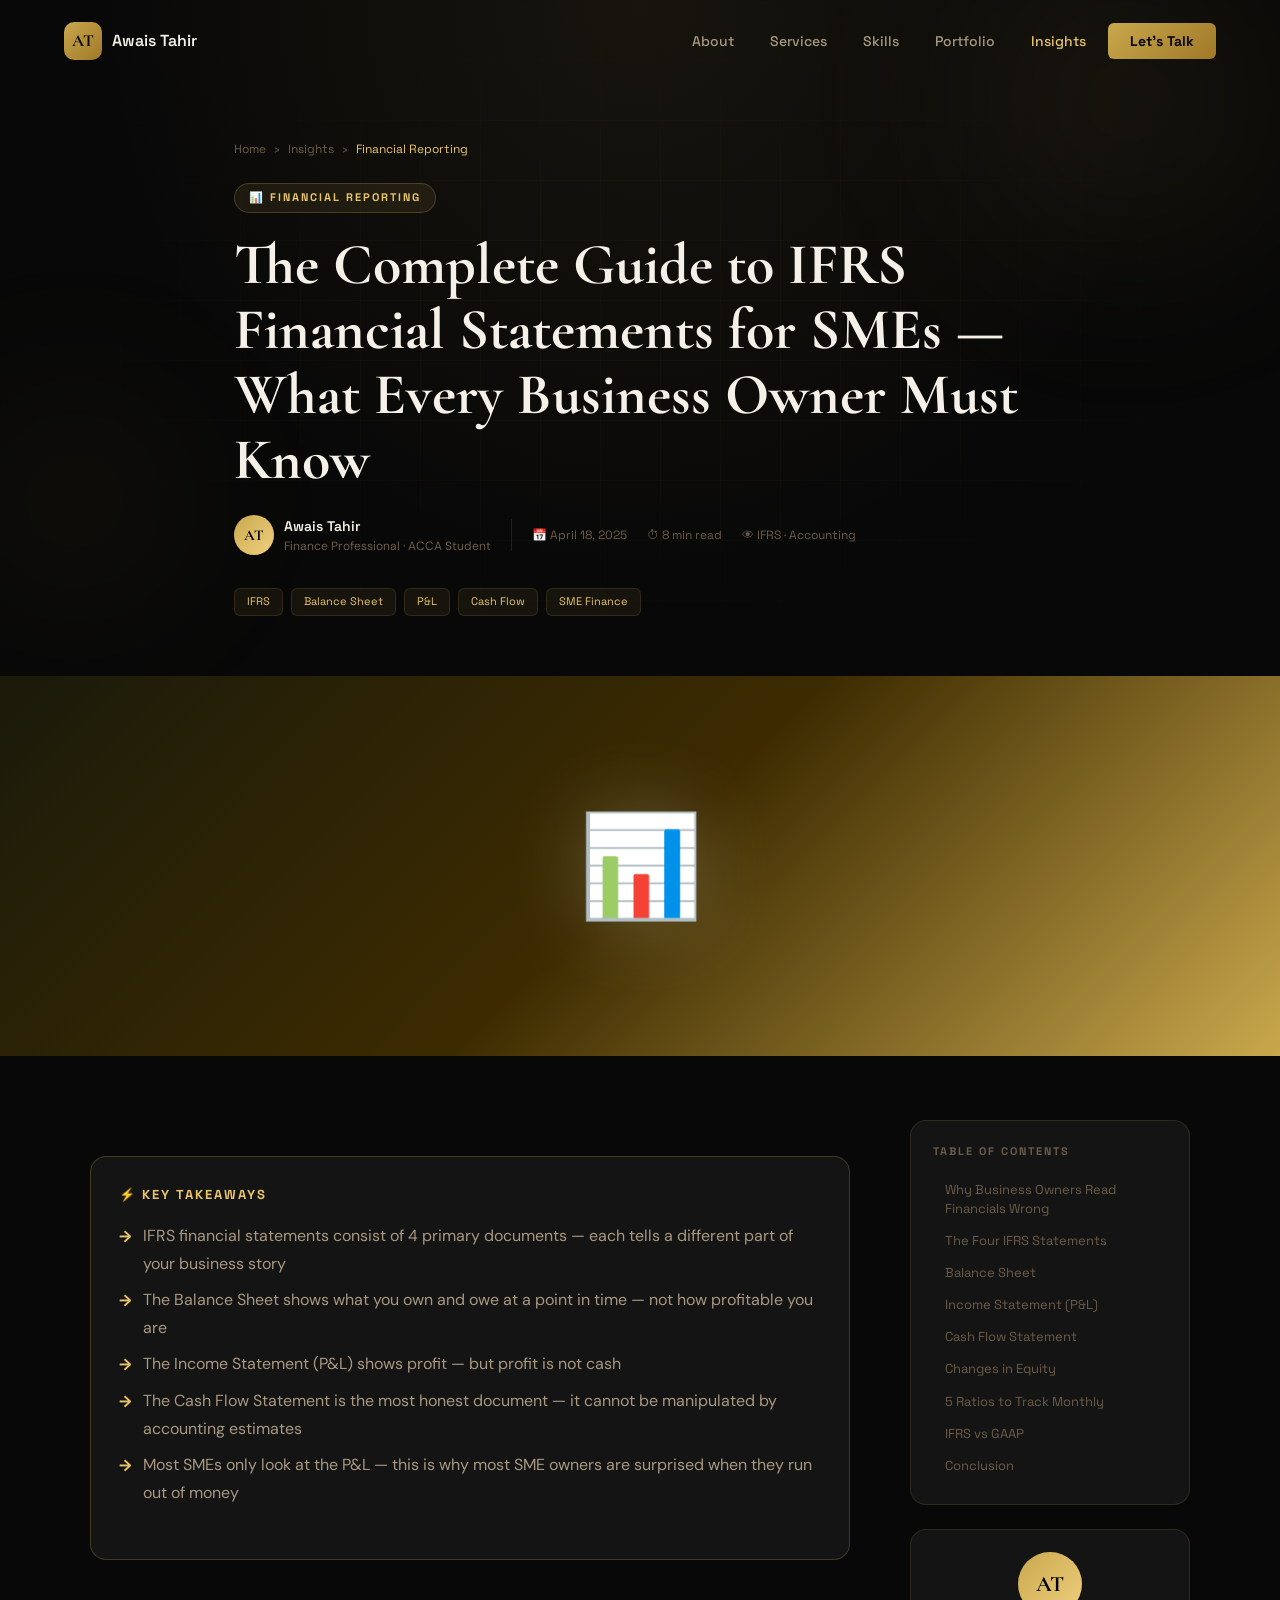
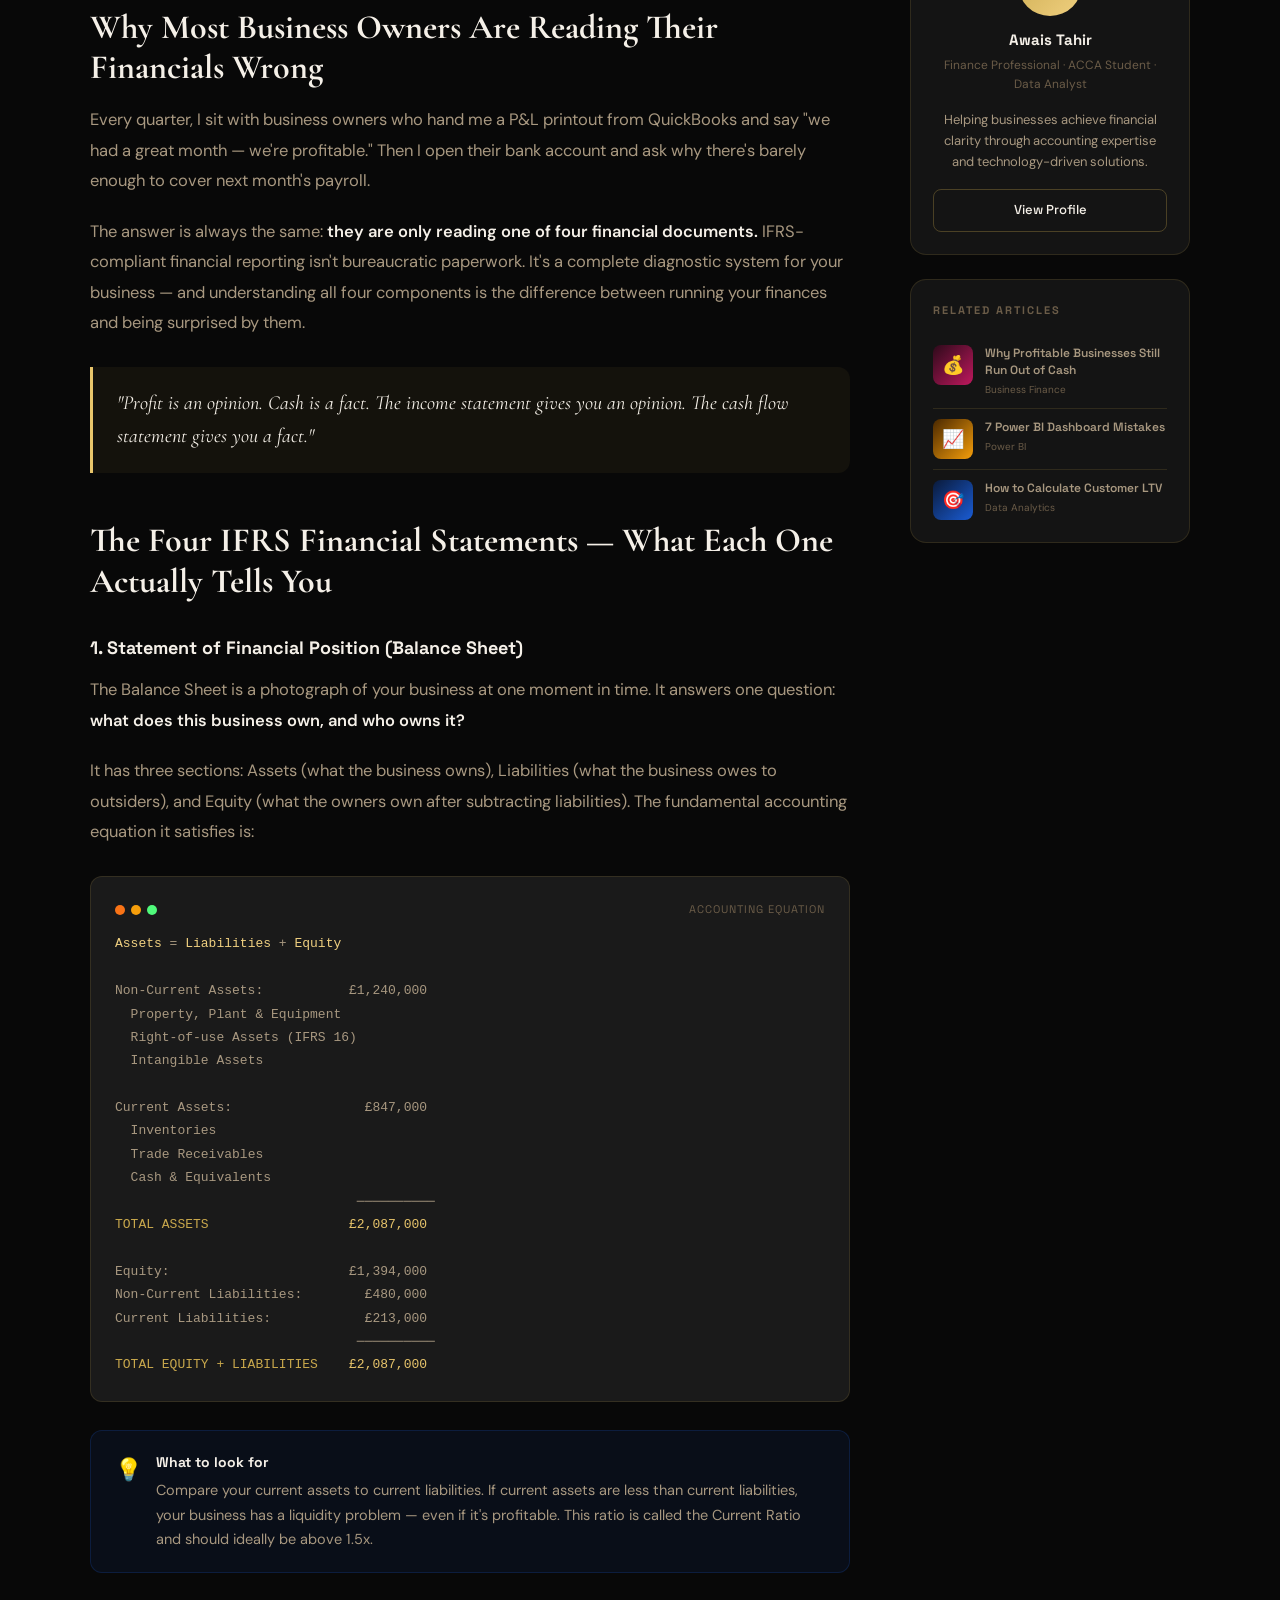
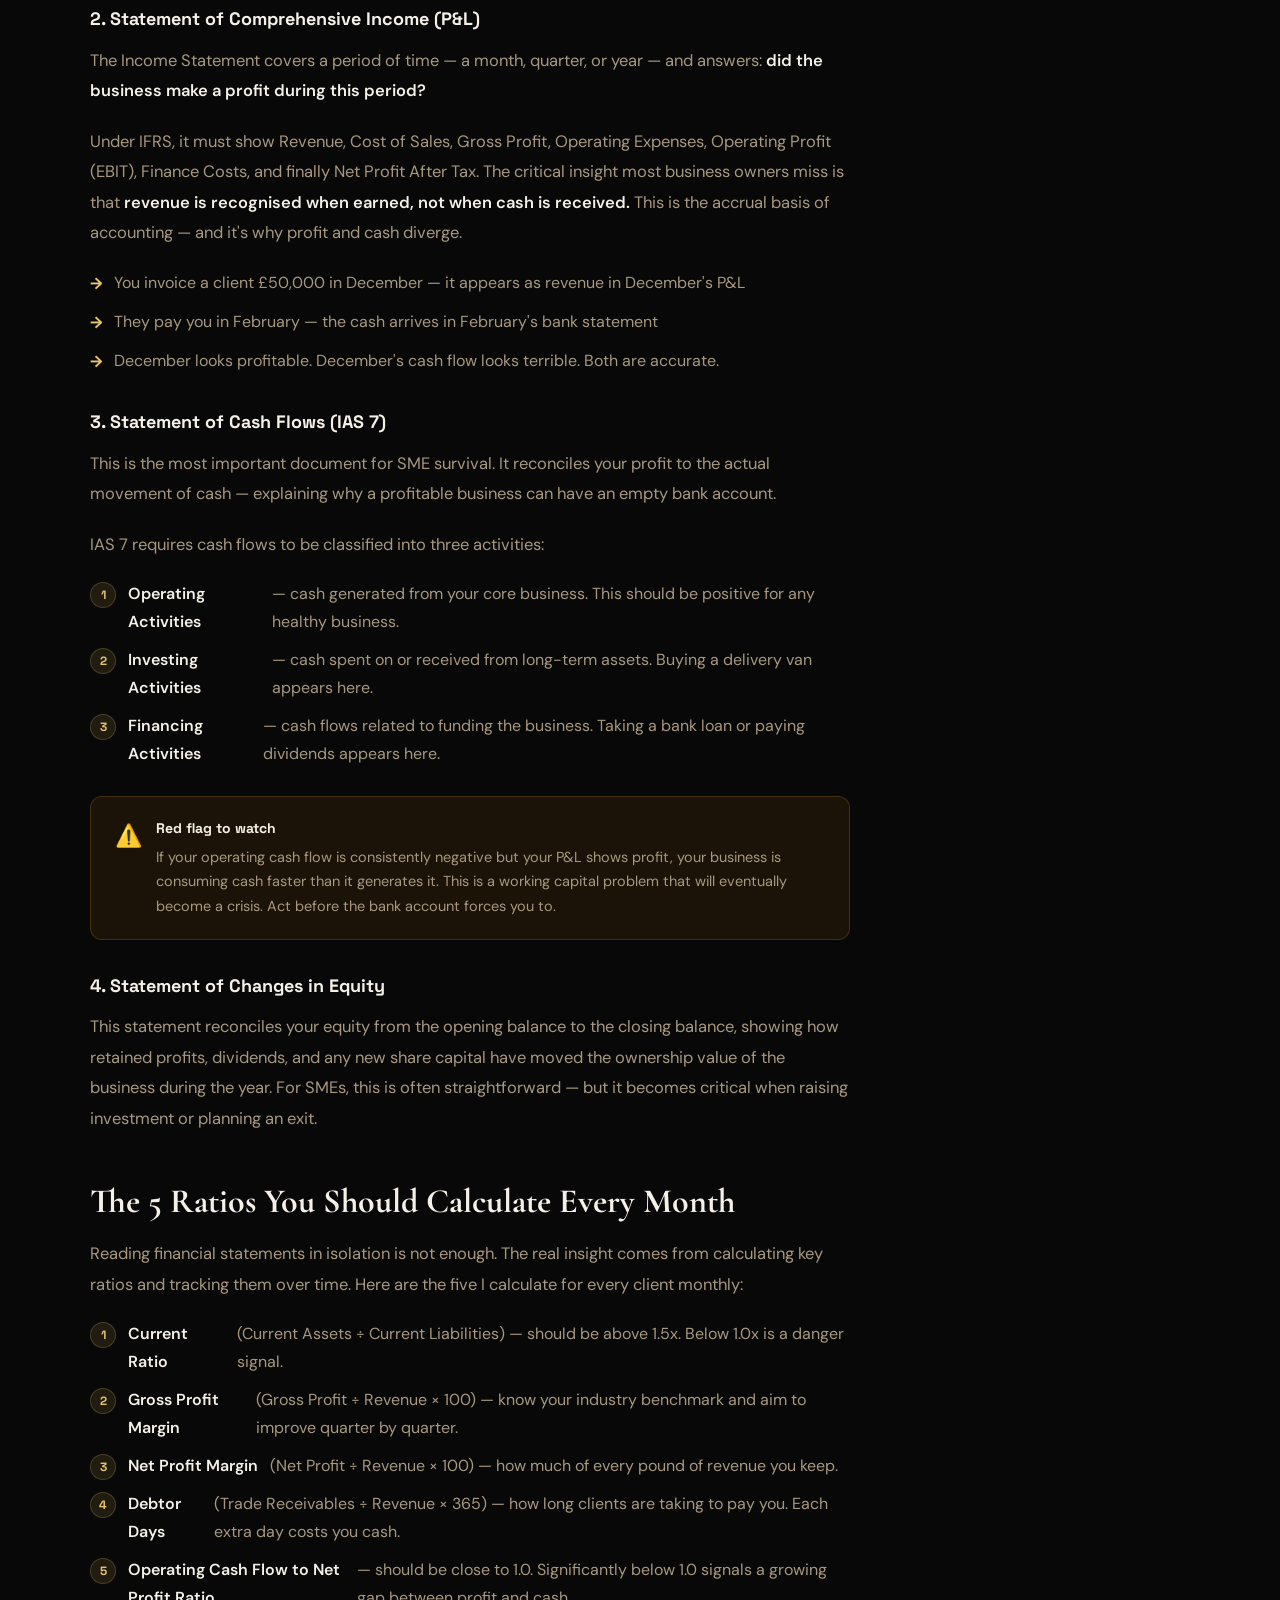
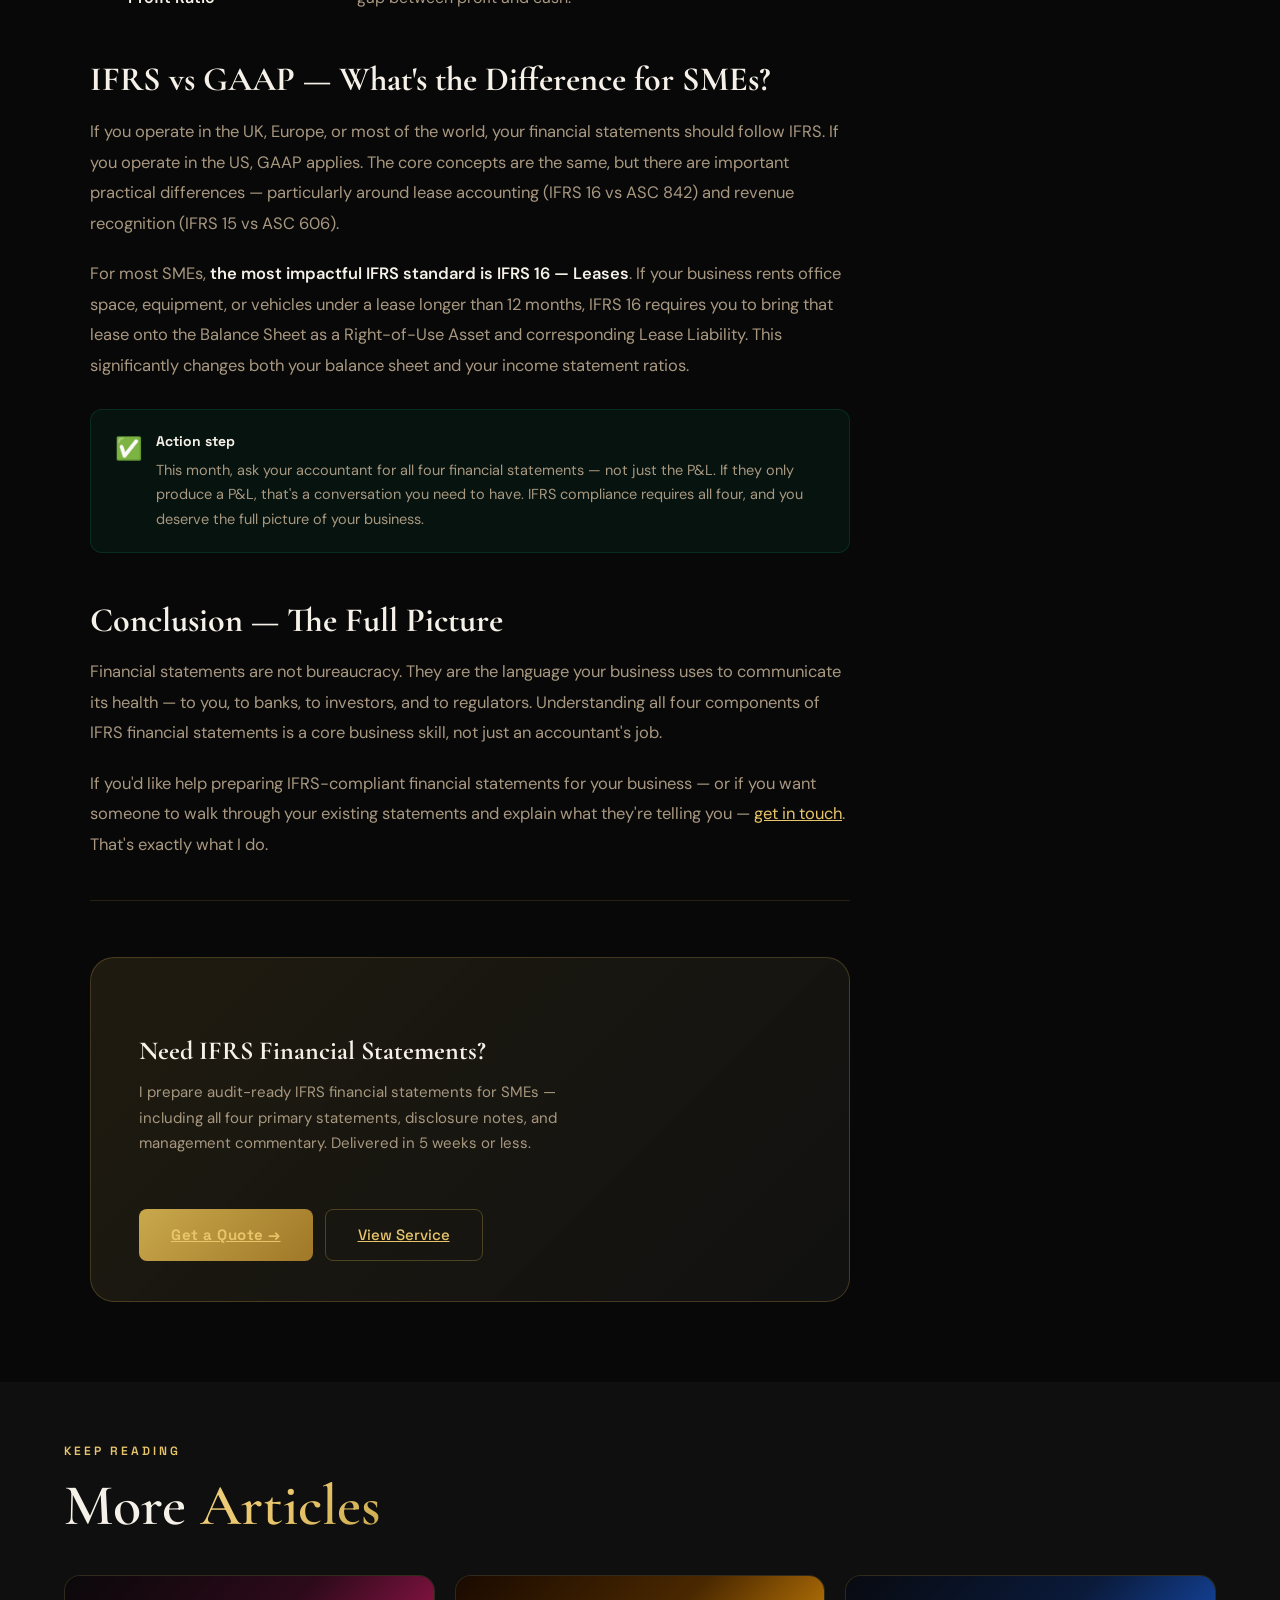
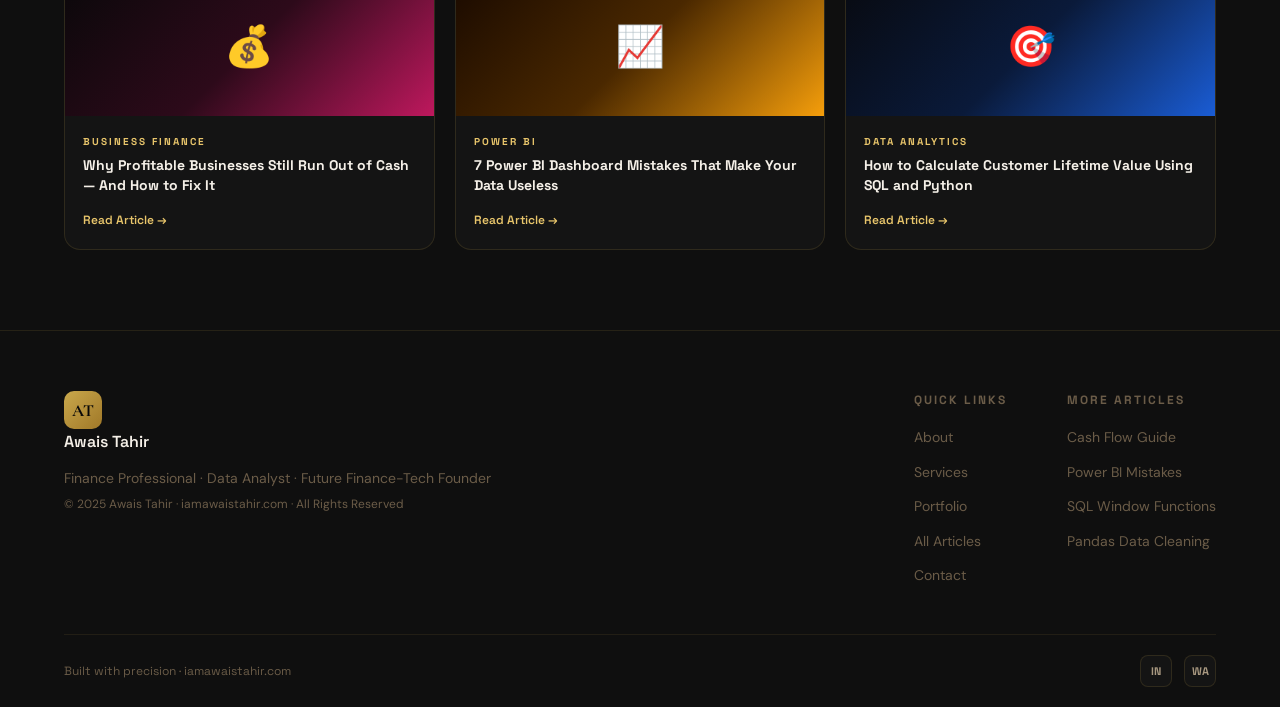
<file: Blogs/blog-ifrs-financial-statements.html>
<!DOCTYPE html>
<html lang="en">
<head>
  <meta charset="UTF-8" />
  <meta name="viewport" content="width=device-width, initial-scale=1.0" />
  <title>The Complete Guide to IFRS Financial Statements for SMEs | Awais Tahir</title>
  <meta name="description" content="Understand IFRS financial statements — balance sheet, income statement, cash flow, and equity. A practical guide for business owners." />
  <link rel="preconnect" href="https://fonts.googleapis.com" />
  <link rel="preconnect" href="https://fonts.gstatic.com" crossorigin />
  <link href="https://fonts.googleapis.com/css2?family=Cormorant+Garamond:wght@300;400;500;600;700&family=DM+Sans:wght@300;400;500;600&family=Space+Grotesk:wght@400;500;600;700&display=swap" rel="stylesheet" />
 <link rel="stylesheet" href="../style.css" />
 <link rel="stylesheet" href="blog-post.css" />
</head>
<body>

<nav id="navbar">
  <div class="nav-inner">
    <a href="index.html" class="nav-logo"><span class="logo-at">AT</span><span class="logo-name">Awais Tahir</span></a>
    <ul class="nav-links">
      <li><a href="about.html">About</a></li>
      <li><a href="services.html">Services</a></li>
      <li><a href="skills.html">Skills</a></li>
      <li><a href="portfolio.html">Portfolio</a></li>
      <li><a href="insights.html" style="color:var(--blue-light)">Insights</a></li>
      <li><a href="index.html#contact" class="nav-cta">Let's Talk</a></li>
    </ul>
    <button class="hamburger" id="hamburger" aria-label="Menu"><span></span><span></span><span></span></button>
  </div>
</nav>
<div class="mobile-menu" id="mobileMenu">
  <ul>
    <li><a href="about.html" onclick="closeMobile()">About</a></li>
    <li><a href="services.html" onclick="closeMobile()">Services</a></li>
    <li><a href="skills.html" onclick="closeMobile()">Skills</a></li>
    <li><a href="portfolio.html" onclick="closeMobile()">Portfolio</a></li>
    <li><a href="insights.html" onclick="closeMobile()">Insights</a></li>
    <li><a href="index.html#contact" onclick="closeMobile()">Contact</a></li>
  </ul>
</div>

<!-- HERO -->
<section class="blog-hero">
  <div class="blog-hero-orb bh-orb-1"></div>
  <div class="blog-hero-orb bh-orb-2"></div>
  <div class="container">
    <div class="blog-breadcrumb">
      <a href="index.html">Home</a> › <a href="insights.html">Insights</a> › <span>Financial Reporting</span>
    </div>
    <div class="blog-cat">📊 Financial Reporting</div>
    <h1 class="blog-title">The Complete Guide to IFRS Financial Statements for SMEs — What Every Business Owner Must Know</h1>
    <div class="blog-meta-row">
      <div class="blog-author">
        <div class="blog-author-avatar">AT</div>
        <div>
          <div class="blog-author-name">Awais Tahir</div>
          <div class="blog-author-role">Finance Professional · ACCA Student</div>
        </div>
      </div>
      <div class="blog-meta-sep"></div>
      <div class="blog-meta-item">📅 April 18, 2025</div>
      <div class="blog-meta-item">⏱ 8 min read</div>
      <div class="blog-meta-item">👁 IFRS · Accounting</div>
    </div>
    <div class="blog-tags">
      <span class="blog-tag">IFRS</span>
      <span class="blog-tag">Balance Sheet</span>
      <span class="blog-tag">P&L</span>
      <span class="blog-tag">Cash Flow</span>
      <span class="blog-tag">SME Finance</span>
    </div>
  </div>
</section>

<!-- BANNER -->
<div class="blog-banner" style="background:linear-gradient(135deg,#1a1a0a 0%,#3d2b00 50%,#c9a84c 100%)">
  <div class="blog-banner-emoji">📊</div>
</div>

<!-- BODY -->
<section class="blog-body-section">
  <div class="container">
    <div class="blog-layout">

      <!-- CONTENT -->
      <article class="blog-content">

        <div class="blog-summary">
          <div class="blog-summary-title">⚡ Key Takeaways</div>
          <ul>
            <li>IFRS financial statements consist of 4 primary documents — each tells a different part of your business story</li>
            <li>The Balance Sheet shows what you own and owe at a point in time — not how profitable you are</li>
            <li>The Income Statement (P&L) shows profit — but profit is not cash</li>
            <li>The Cash Flow Statement is the most honest document — it cannot be manipulated by accounting estimates</li>
            <li>Most SMEs only look at the P&L — this is why most SME owners are surprised when they run out of money</li>
          </ul>
        </div>

        <h2>Why Most Business Owners Are Reading Their Financials Wrong</h2>
        <p>Every quarter, I sit with business owners who hand me a P&L printout from QuickBooks and say "we had a great month — we're profitable." Then I open their bank account and ask why there's barely enough to cover next month's payroll.</p>
        <p>The answer is always the same: <strong>they are only reading one of four financial documents.</strong> IFRS-compliant financial reporting isn't bureaucratic paperwork. It's a complete diagnostic system for your business — and understanding all four components is the difference between running your finances and being surprised by them.</p>

        <blockquote>"Profit is an opinion. Cash is a fact. The income statement gives you an opinion. The cash flow statement gives you a fact."</blockquote>

        <h2>The Four IFRS Financial Statements — What Each One Actually Tells You</h2>

        <h3>1. Statement of Financial Position (Balance Sheet)</h3>
        <p>The Balance Sheet is a photograph of your business at one moment in time. It answers one question: <strong>what does this business own, and who owns it?</strong></p>
        <p>It has three sections: Assets (what the business owns), Liabilities (what the business owes to outsiders), and Equity (what the owners own after subtracting liabilities). The fundamental accounting equation it satisfies is:</p>
        <div class="blog-code">
          <div class="blog-code-header"><div class="blog-code-dots"><div class="blog-code-dot" style="background:#f97316"></div><div class="blog-code-dot" style="background:#f59e0b"></div><div class="blog-code-dot" style="background:#50fa7b"></div></div><span>Accounting Equation</span></div>
          <pre><span class="kw">Assets</span> = <span class="kw">Liabilities</span> + <span class="kw">Equity</span>

Non-Current Assets:           £1,240,000
  Property, Plant & Equipment
  Right-of-use Assets (IFRS 16)
  Intangible Assets

Current Assets:                 £847,000
  Inventories
  Trade Receivables
  Cash & Equivalents
                               ──────────
<span class="fn">TOTAL ASSETS</span>                  <span class="num">£2,087,000</span>

Equity:                       £1,394,000
Non-Current Liabilities:        £480,000
Current Liabilities:            £213,000
                               ──────────
<span class="fn">TOTAL EQUITY + LIABILITIES</span>    <span class="num">£2,087,000</span></pre>
        </div>
        <div class="blog-callout info">
          <div class="blog-callout-icon">💡</div>
          <div class="blog-callout-body">
            <div class="blog-callout-title">What to look for</div>
            <div class="blog-callout-text">Compare your current assets to current liabilities. If current assets are less than current liabilities, your business has a liquidity problem — even if it's profitable. This ratio is called the Current Ratio and should ideally be above 1.5x.</div>
          </div>
        </div>

        <h3>2. Statement of Comprehensive Income (P&L)</h3>
        <p>The Income Statement covers a period of time — a month, quarter, or year — and answers: <strong>did the business make a profit during this period?</strong></p>
        <p>Under IFRS, it must show Revenue, Cost of Sales, Gross Profit, Operating Expenses, Operating Profit (EBIT), Finance Costs, and finally Net Profit After Tax. The critical insight most business owners miss is that <strong>revenue is recognised when earned, not when cash is received.</strong> This is the accrual basis of accounting — and it's why profit and cash diverge.</p>
        <ul>
          <li>You invoice a client £50,000 in December — it appears as revenue in December's P&L</li>
          <li>They pay you in February — the cash arrives in February's bank statement</li>
          <li>December looks profitable. December's cash flow looks terrible. Both are accurate.</li>
        </ul>

        <h3>3. Statement of Cash Flows (IAS 7)</h3>
        <p>This is the most important document for SME survival. It reconciles your profit to the actual movement of cash — explaining why a profitable business can have an empty bank account.</p>
        <p>IAS 7 requires cash flows to be classified into three activities:</p>
        <ol>
          <li><strong>Operating Activities</strong> — cash generated from your core business. This should be positive for any healthy business.</li>
          <li><strong>Investing Activities</strong> — cash spent on or received from long-term assets. Buying a delivery van appears here.</li>
          <li><strong>Financing Activities</strong> — cash flows related to funding the business. Taking a bank loan or paying dividends appears here.</li>
        </ol>
        <div class="blog-callout warn">
          <div class="blog-callout-icon">⚠️</div>
          <div class="blog-callout-body">
            <div class="blog-callout-title">Red flag to watch</div>
            <div class="blog-callout-text">If your operating cash flow is consistently negative but your P&L shows profit, your business is consuming cash faster than it generates it. This is a working capital problem that will eventually become a crisis. Act before the bank account forces you to.</div>
          </div>
        </div>

        <h3>4. Statement of Changes in Equity</h3>
        <p>This statement reconciles your equity from the opening balance to the closing balance, showing how retained profits, dividends, and any new share capital have moved the ownership value of the business during the year. For SMEs, this is often straightforward — but it becomes critical when raising investment or planning an exit.</p>

        <h2>The 5 Ratios You Should Calculate Every Month</h2>
        <p>Reading financial statements in isolation is not enough. The real insight comes from calculating key ratios and tracking them over time. Here are the five I calculate for every client monthly:</p>
        <ol>
          <li><strong>Current Ratio</strong> (Current Assets ÷ Current Liabilities) — should be above 1.5x. Below 1.0x is a danger signal.</li>
          <li><strong>Gross Profit Margin</strong> (Gross Profit ÷ Revenue × 100) — know your industry benchmark and aim to improve quarter by quarter.</li>
          <li><strong>Net Profit Margin</strong> (Net Profit ÷ Revenue × 100) — how much of every pound of revenue you keep.</li>
          <li><strong>Debtor Days</strong> (Trade Receivables ÷ Revenue × 365) — how long clients are taking to pay you. Each extra day costs you cash.</li>
          <li><strong>Operating Cash Flow to Net Profit Ratio</strong> — should be close to 1.0. Significantly below 1.0 signals a growing gap between profit and cash.</li>
        </ol>

        <h2>IFRS vs GAAP — What's the Difference for SMEs?</h2>
        <p>If you operate in the UK, Europe, or most of the world, your financial statements should follow IFRS. If you operate in the US, GAAP applies. The core concepts are the same, but there are important practical differences — particularly around lease accounting (IFRS 16 vs ASC 842) and revenue recognition (IFRS 15 vs ASC 606).</p>
        <p>For most SMEs, <strong>the most impactful IFRS standard is IFRS 16 — Leases</strong>. If your business rents office space, equipment, or vehicles under a lease longer than 12 months, IFRS 16 requires you to bring that lease onto the Balance Sheet as a Right-of-Use Asset and corresponding Lease Liability. This significantly changes both your balance sheet and your income statement ratios.</p>

        <div class="blog-callout tip">
          <div class="blog-callout-icon">✅</div>
          <div class="blog-callout-body">
            <div class="blog-callout-title">Action step</div>
            <div class="blog-callout-text">This month, ask your accountant for all four financial statements — not just the P&L. If they only produce a P&L, that's a conversation you need to have. IFRS compliance requires all four, and you deserve the full picture of your business.</div>
          </div>
        </div>

        <h2>Conclusion — The Full Picture</h2>
        <p>Financial statements are not bureaucracy. They are the language your business uses to communicate its health — to you, to banks, to investors, and to regulators. Understanding all four components of IFRS financial statements is a core business skill, not just an accountant's job.</p>
        <p>If you'd like help preparing IFRS-compliant financial statements for your business — or if you want someone to walk through your existing statements and explain what they're telling you — <a href="index.html#contact">get in touch</a>. That's exactly what I do.</p>

        <div class="blog-divider"></div>

        <!-- CTA Banner -->
        <div class="blog-cta-banner">
          <div class="blog-cta-text">
            <h3>Need IFRS Financial Statements?</h3>
            <p>I prepare audit-ready IFRS financial statements for SMEs — including all four primary statements, disclosure notes, and management commentary. Delivered in 5 weeks or less.</p>
          </div>
          <div class="blog-cta-btns">
            <a href="index.html#contact" class="btn-primary">Get a Quote →</a>
            <a href="services.html#reporting" class="btn-ghost">View Service</a>
          </div>
        </div>

      </article>

      <!-- SIDEBAR -->
      <aside class="blog-sidebar">
        <div class="blog-toc">
          <div class="blog-toc-title">Table of Contents</div>
          <ul class="blog-toc-list">
            <li><a href="#" onclick="return false">Why Business Owners Read Financials Wrong</a></li>
            <li><a href="#" onclick="return false">The Four IFRS Statements</a></li>
            <li><a href="#" onclick="return false">Balance Sheet</a></li>
            <li><a href="#" onclick="return false">Income Statement (P&L)</a></li>
            <li><a href="#" onclick="return false">Cash Flow Statement</a></li>
            <li><a href="#" onclick="return false">Changes in Equity</a></li>
            <li><a href="#" onclick="return false">5 Ratios to Track Monthly</a></li>
            <li><a href="#" onclick="return false">IFRS vs GAAP</a></li>
            <li><a href="#" onclick="return false">Conclusion</a></li>
          </ul>
        </div>
        <div class="blog-sidebar-author">
          <div class="bsa-avatar">AT</div>
          <div class="bsa-name">Awais Tahir</div>
          <div class="bsa-role">Finance Professional · ACCA Student · Data Analyst</div>
          <div class="bsa-desc">Helping businesses achieve financial clarity through accounting expertise and technology-driven solutions.</div>
          <a href="about.html" class="btn-ghost" style="width:100%;justify-content:center;font-size:13px;padding:10px">View Profile</a>
        </div>
        <div class="blog-related-sidebar">
          <div class="blog-related-sidebar-title">Related Articles</div>
          <a href="blog-cash-flow-management.html" class="brs-item">
            <div class="brs-icon" style="background:linear-gradient(135deg,#2d0a1a,#be185d)">💰</div>
            <div><div class="brs-title">Why Profitable Businesses Still Run Out of Cash</div><div class="brs-cat">Business Finance</div></div>
          </a>
          <a href="blog-power-bi-mistakes.html" class="brs-item">
            <div class="brs-icon" style="background:linear-gradient(135deg,#4a2800,#f59e0b)">📈</div>
            <div><div class="brs-title">7 Power BI Dashboard Mistakes</div><div class="brs-cat">Power BI</div></div>
          </a>
          <a href="blog-customer-lifetime-value.html" class="brs-item">
            <div class="brs-icon" style="background:linear-gradient(135deg,#0a1a3a,#1a5cd4)">🎯</div>
            <div><div class="brs-title">How to Calculate Customer LTV</div><div class="brs-cat">Data Analytics</div></div>
          </a>
        </div>
      </aside>
    </div>
  </div>
</section>

<!-- RELATED -->
<section class="blog-related-section">
  <div class="container">
    <div class="section-header scroll-reveal" style="margin-bottom:36px">
      <div class="section-label">Keep Reading</div>
      <h2 class="section-title">More <span class="gradient-text">Articles</span></h2>
    </div>
    <div class="blog-related-grid">
      <a href="blog-cash-flow-management.html" class="brel-card scroll-reveal">
        <div class="brel-img" style="background:linear-gradient(135deg,#0a080a,#2d0a1a,#be185d)">💰</div>
        <div class="brel-body">
          <div class="brel-cat">Business Finance</div>
          <div class="brel-title">Why Profitable Businesses Still Run Out of Cash — And How to Fix It</div>
          <div class="brel-link">Read Article →</div>
        </div>
      </a>
      <a href="blog-power-bi-mistakes.html" class="brel-card scroll-reveal" style="transition-delay:.1s">
        <div class="brel-img" style="background:linear-gradient(135deg,#1a0a00,#4a2800,#f59e0b)">📈</div>
        <div class="brel-body">
          <div class="brel-cat">Power BI</div>
          <div class="brel-title">7 Power BI Dashboard Mistakes That Make Your Data Useless</div>
          <div class="brel-link">Read Article →</div>
        </div>
      </a>
      <a href="blog-customer-lifetime-value.html" class="brel-card scroll-reveal" style="transition-delay:.2s">
        <div class="brel-img" style="background:linear-gradient(135deg,#080a10,#0a1a3a,#1a5cd4)">🎯</div>
        <div class="brel-body">
          <div class="brel-cat">Data Analytics</div>
          <div class="brel-title">How to Calculate Customer Lifetime Value Using SQL and Python</div>
          <div class="brel-link">Read Article →</div>
        </div>
      </a>
    </div>
  </div>
</section>

<footer class="footer">
  <div class="container">
    <div class="footer-inner">
      <div class="footer-brand">
        <div class="footer-logo"><span class="logo-at">AT</span><span class="logo-name">Awais Tahir</span></div>
        <p class="footer-tagline">Finance Professional · Data Analyst · Future Finance-Tech Founder</p>
        <p class="footer-copy">© 2025 Awais Tahir · iamawaistahir.com · All Rights Reserved</p>
      </div>
      <div class="footer-links">
        <div class="fl-col">
          <div class="fl-title">Quick Links</div>
          <a href="about.html">About</a>
          <a href="services.html">Services</a>
          <a href="portfolio.html">Portfolio</a>
          <a href="insights.html">All Articles</a>
          <a href="index.html#contact">Contact</a>
        </div>
        <div class="fl-col">
          <div class="fl-title">More Articles</div>
          <a href="blog-cash-flow-management.html">Cash Flow Guide</a>
          <a href="blog-power-bi-mistakes.html">Power BI Mistakes</a>
          <a href="blog-sql-window-functions.html">SQL Window Functions</a>
          <a href="blog-pandas-financial-data.html">Pandas Data Cleaning</a>
        </div>
      </div>
    </div>
    <div class="footer-bottom">
      <span>Built with precision · iamawaistahir.com</span>
      <div class="footer-socials">
        <a href="https://www.linkedin.com/in/iamawais1628/" target="_blank">in</a>
        <a href="https://wa.me/923000889402" target="_blank">wa</a>
      </div>
    </div>
  </div>
</footer>
<button class="scroll-top" id="scrollTop" onclick="window.scrollTo({top:0,behavior:'smooth'})">↑</button>
<script>
  const nb=document.getElementById('navbar');
  window.addEventListener('scroll',()=>{nb.classList.toggle('scrolled',window.scrollY>40);document.getElementById('scrollTop').classList.toggle('visible',window.scrollY>400);});
  const hb=document.getElementById('hamburger'),mm=document.getElementById('mobileMenu');
  hb.addEventListener('click',()=>{mm.classList.toggle('open');const s=hb.querySelectorAll('span');if(mm.classList.contains('open')){s[0].style.transform='rotate(45deg) translate(5px,5px)';s[1].style.opacity='0';s[2].style.transform='rotate(-45deg) translate(5px,-5px)';}else{s.forEach(x=>{x.style.transform='';x.style.opacity='';})}});
  function closeMobile(){mm.classList.remove('open');hb.querySelectorAll('span').forEach(s=>{s.style.transform='';s.style.opacity='';})}
  const obs=new IntersectionObserver(e=>{e.forEach(x=>{if(x.isIntersecting)x.target.classList.add('visible');})},{threshold:0.08,rootMargin:'0px 0px -40px 0px'});
  document.querySelectorAll('.scroll-reveal').forEach(el=>obs.observe(el));
</script>
</body>
</html>
</file>
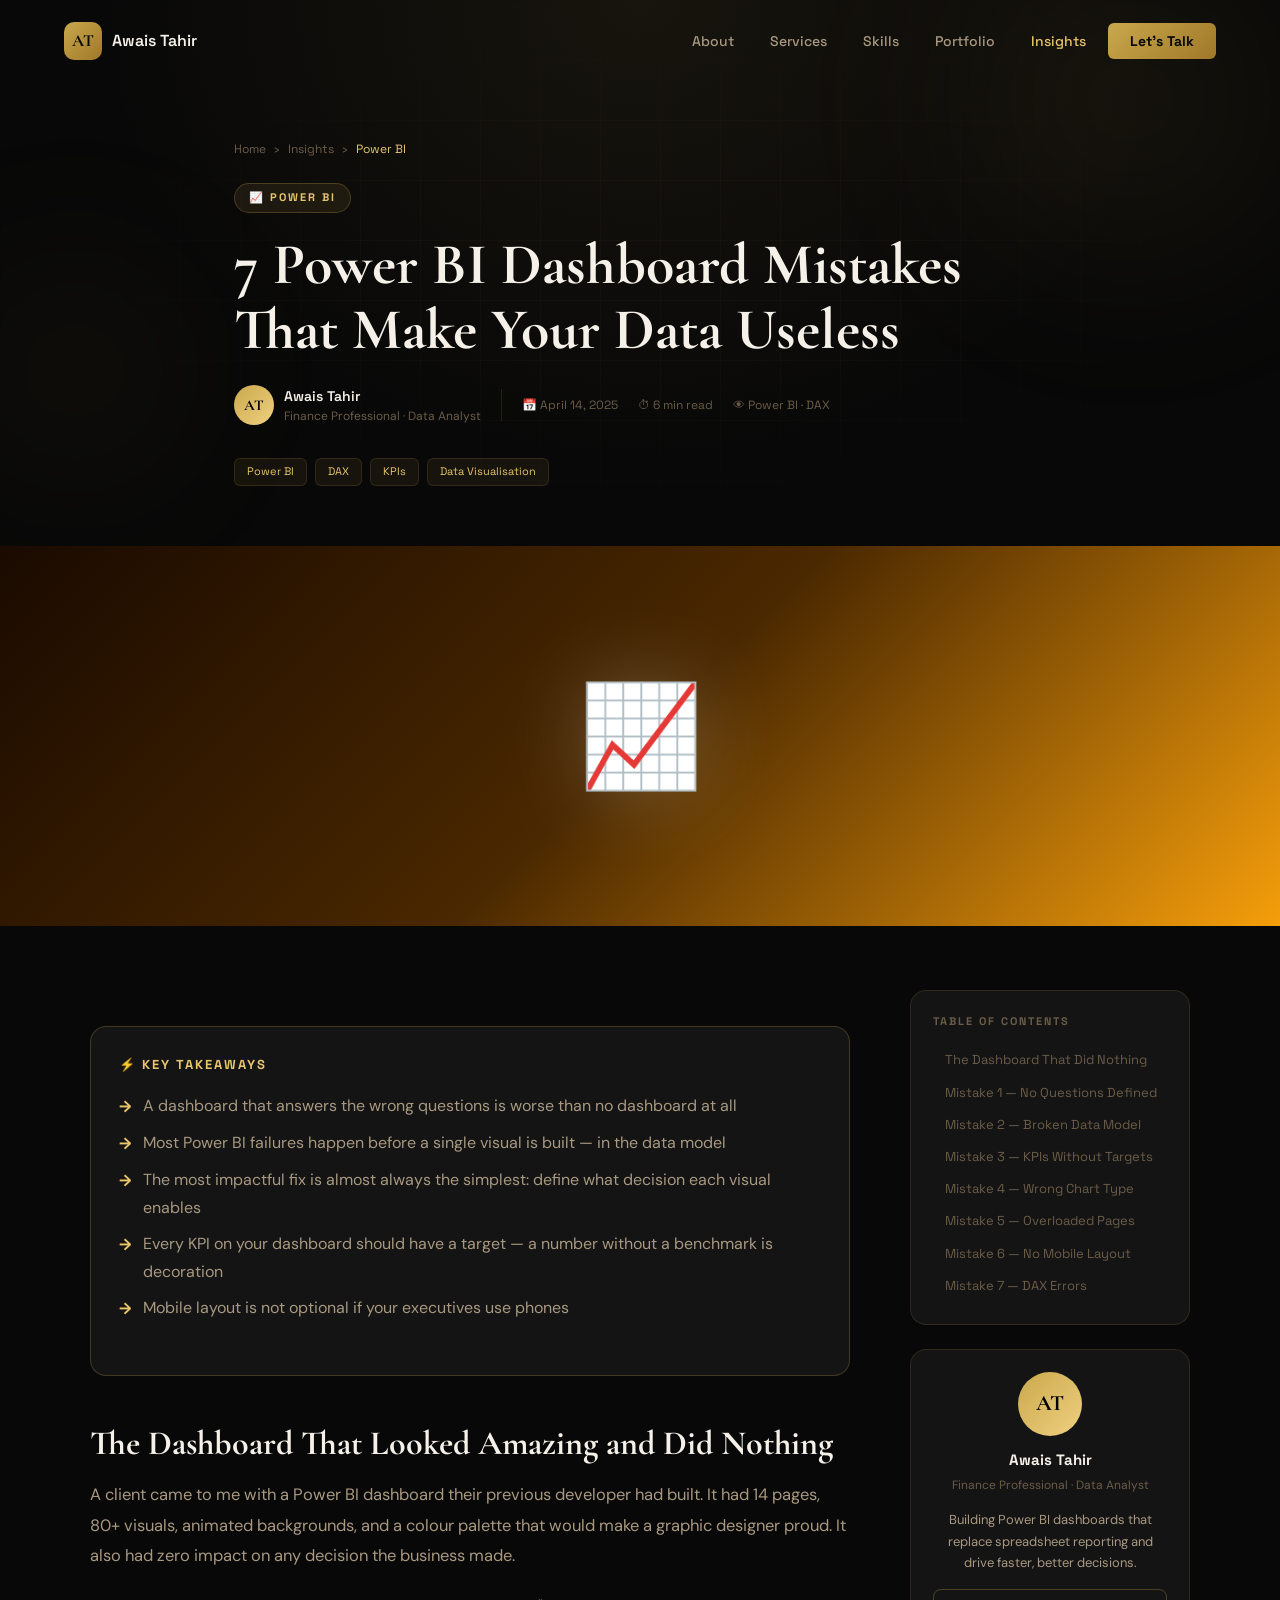
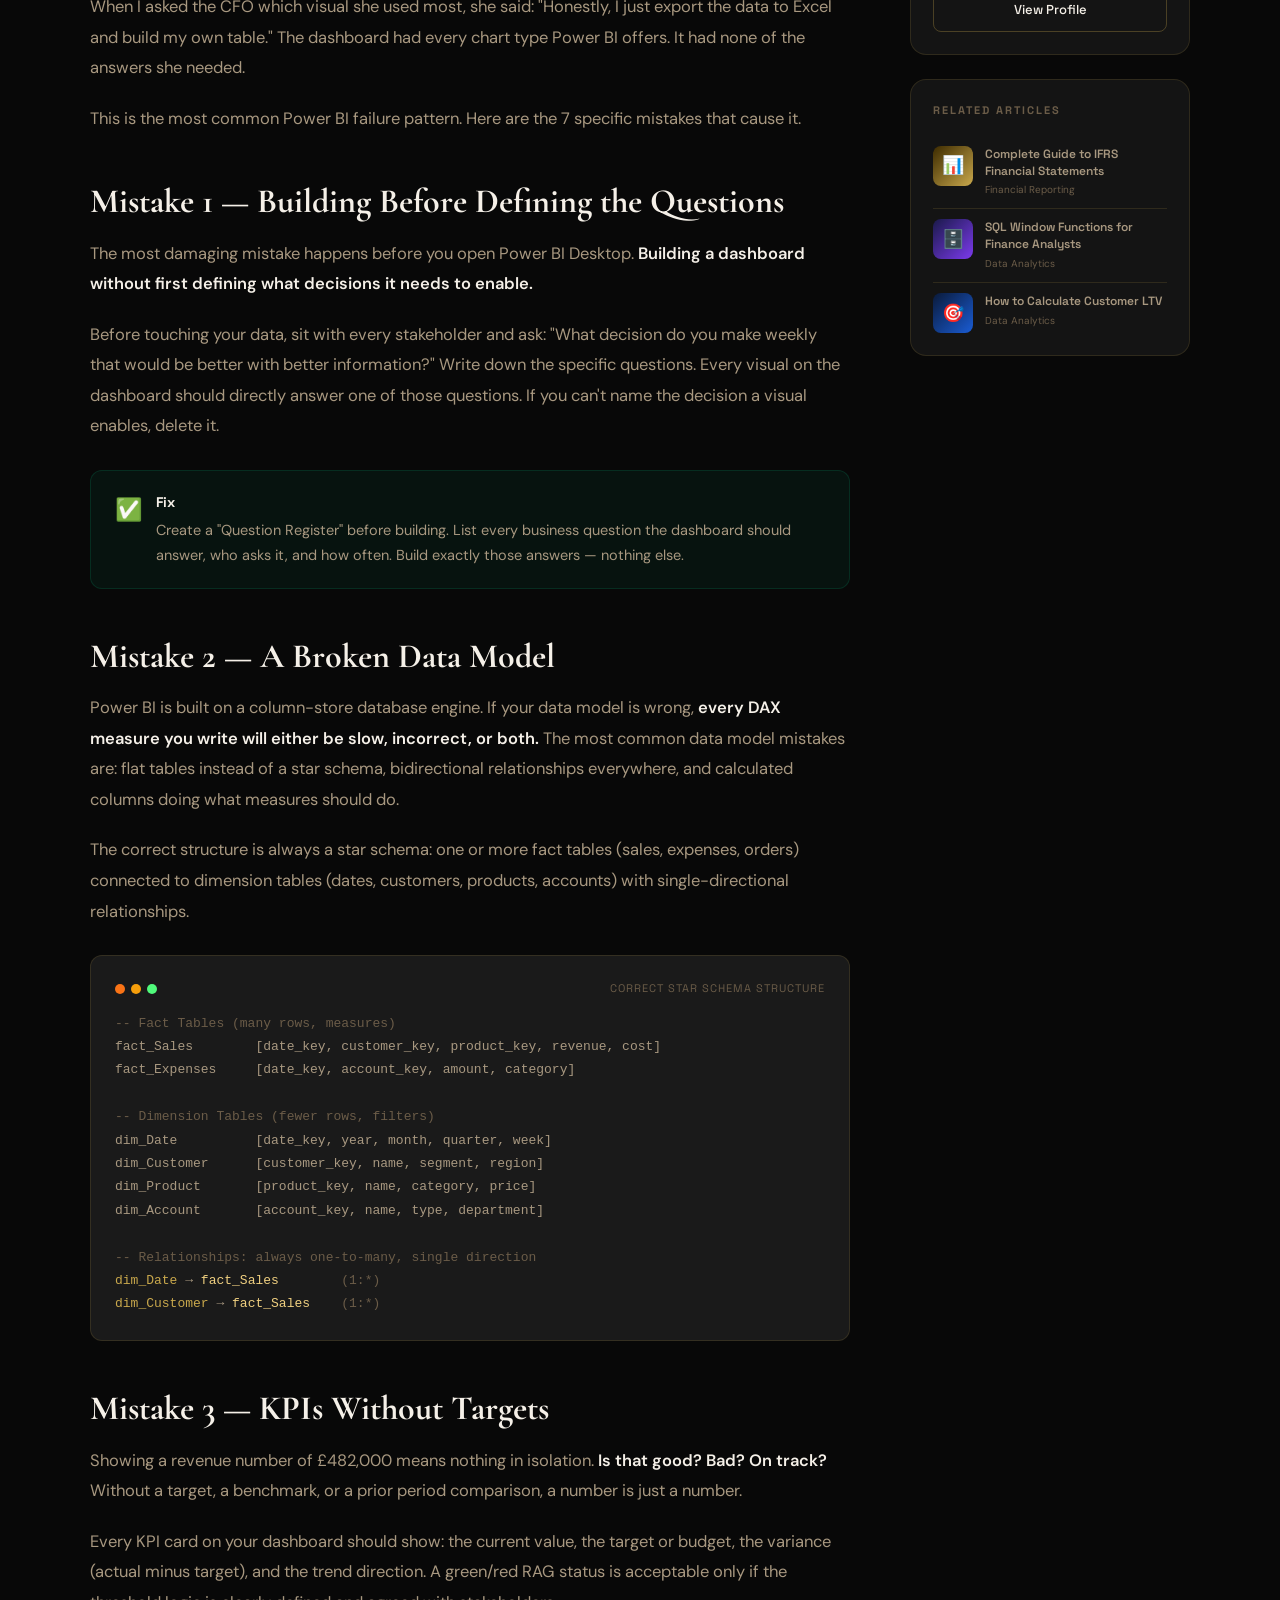
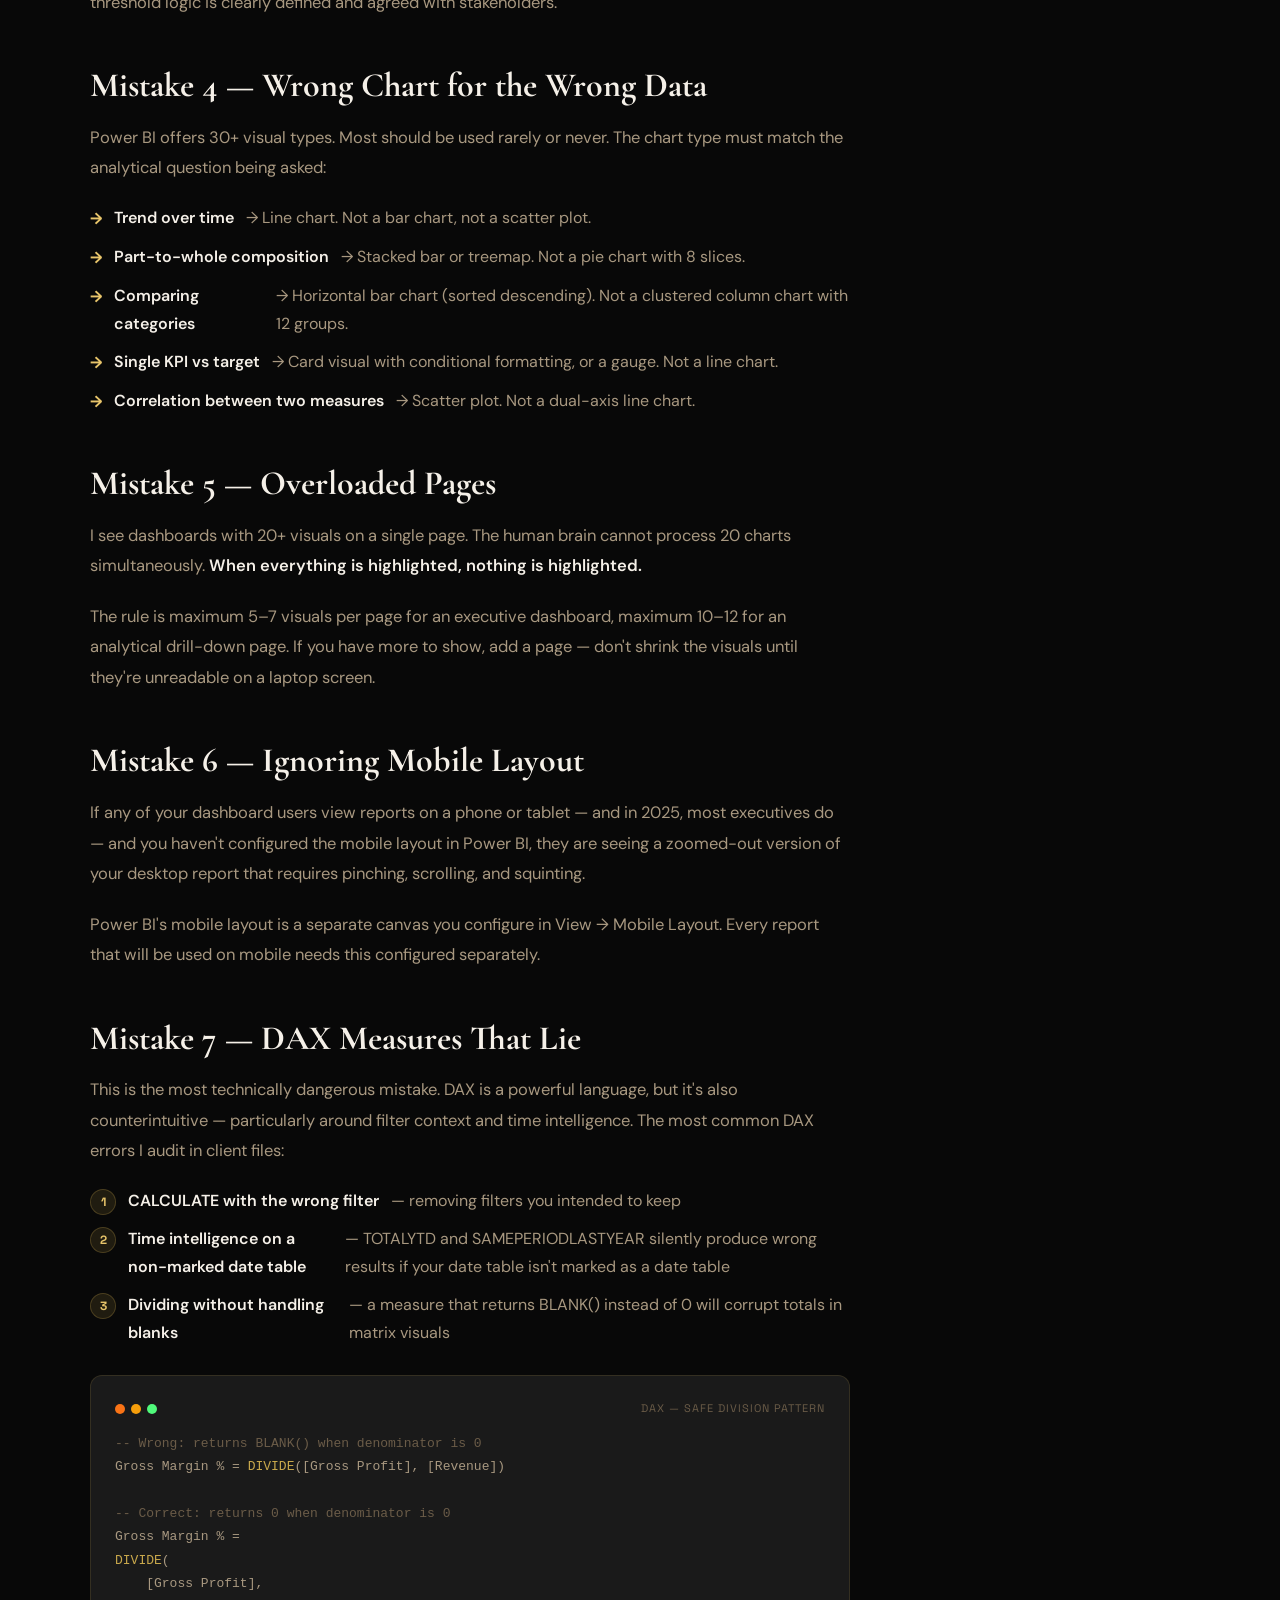
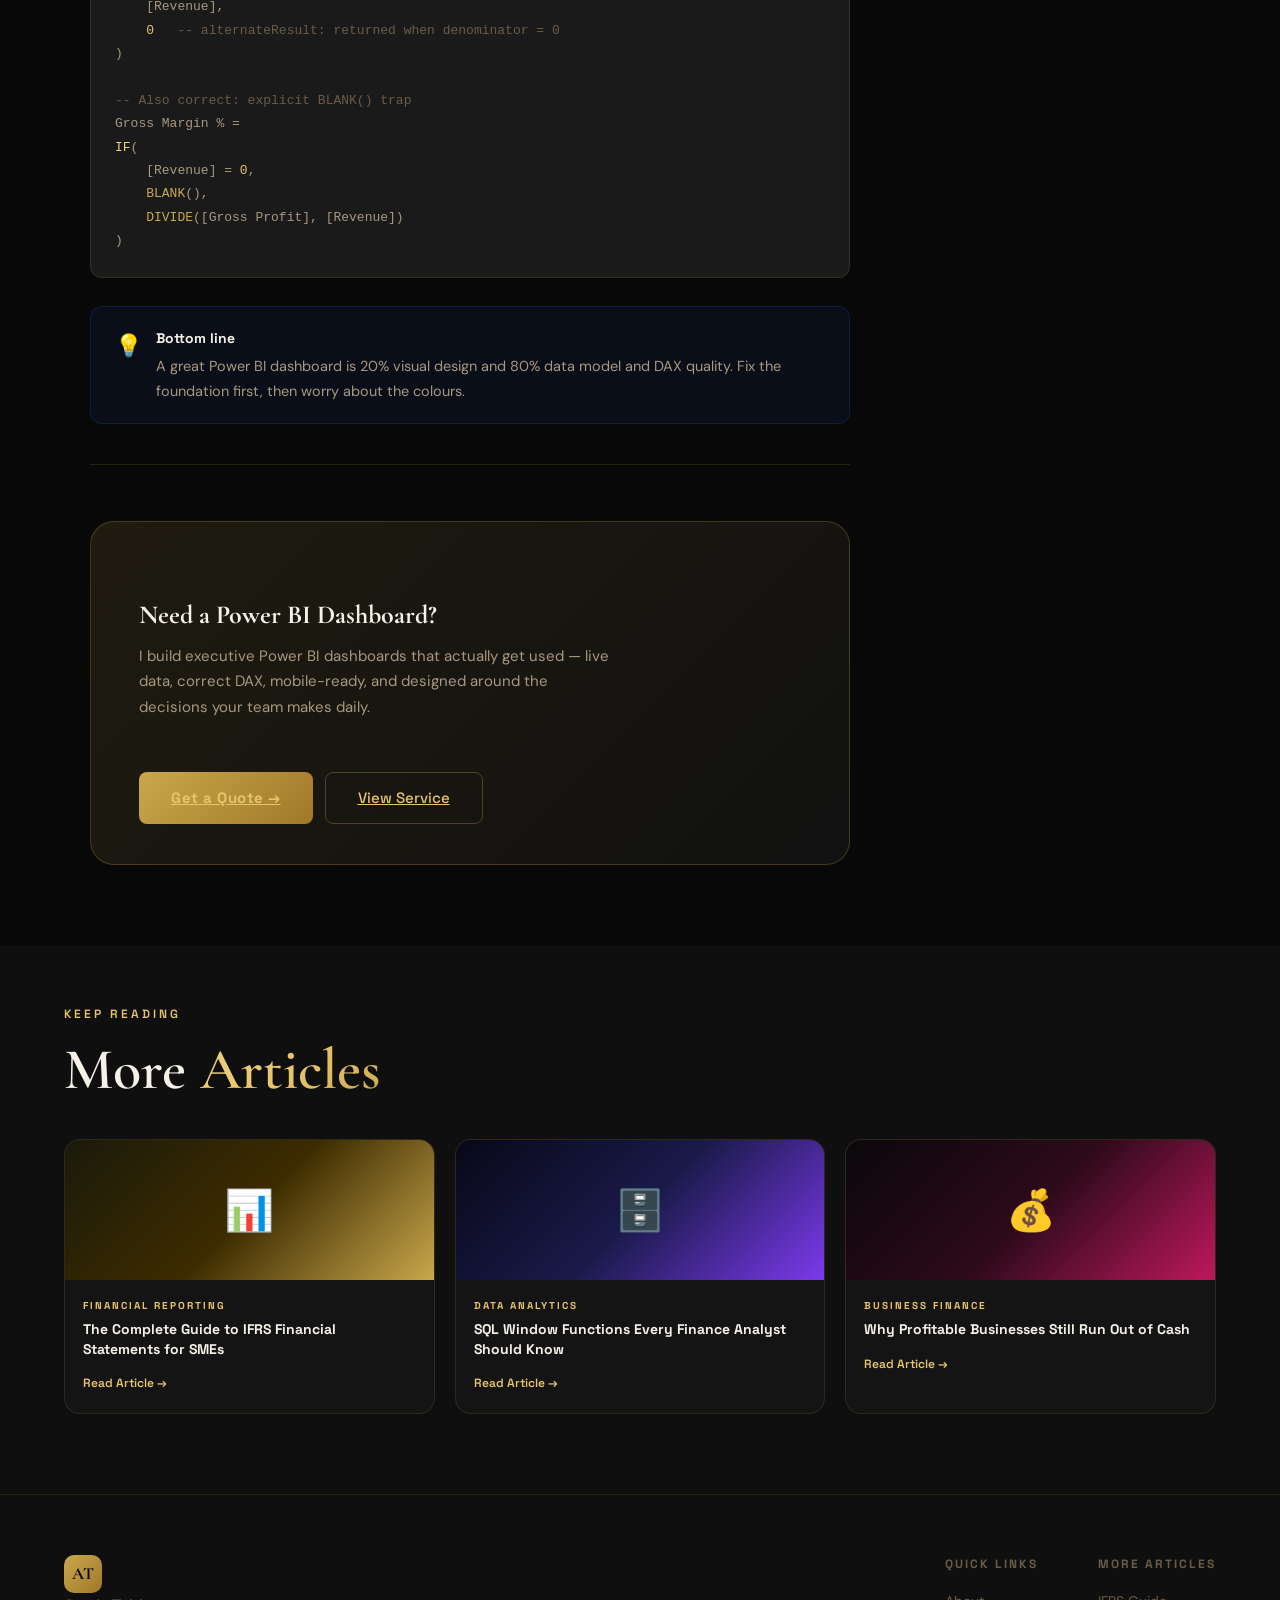
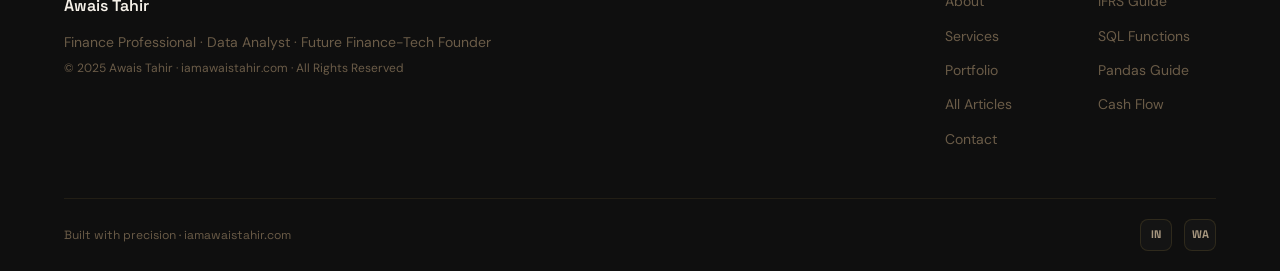
<file: Blogs/blog-power-bi-mistakes.html>
<!DOCTYPE html>
<html lang="en">
<head>
  <meta charset="UTF-8" /><meta name="viewport" content="width=device-width, initial-scale=1.0" />
  <title>7 Power BI Dashboard Mistakes That Make Your Data Useless | Awais Tahir</title>
  <meta name="description" content="The 7 most common Power BI dashboard mistakes — and how to fix each one. A practical guide for finance and data professionals." />
  <link rel="preconnect" href="https://fonts.googleapis.com" /><link rel="preconnect" href="https://fonts.gstatic.com" crossorigin />
  <link href="https://fonts.googleapis.com/css2?family=Cormorant+Garamond:wght@300;400;500;600;700&family=DM+Sans:wght@300;400;500;600&family=Space+Grotesk:wght@400;500;600;700&display=swap" rel="stylesheet" />
  <link rel="stylesheet" href="../style.css" />
  <link rel="stylesheet" href="blog-post.css" />
</head>
<body>
<nav id="navbar"><div class="nav-inner"><a href="../index.html" class="nav-logo"><span class="logo-at">AT</span><span class="logo-name">Awais Tahir</span></a><ul class="nav-links"><li><a href="../about.html">About</a></li><li><a href="../services.html">Services</a></li><li><a href="../skills.html">Skills</a></li><li><a href="../portfolio.html">Portfolio</a></li><li><a href="../insights.html" style="color:var(--blue-light)">Insights</a></li><li><a href="../index.html#contact" class="nav-cta">Let's Talk</a></li></ul><button class="hamburger" id="hamburger" aria-label="Menu"><span></span><span></span><span></span></button></div></nav>
<div class="mobile-menu" id="mobileMenu"><ul><li><a href="../about.html" onclick="closeMobile()">About</a></li><li><a href="../services.html" onclick="closeMobile()">Services</a></li><li><a href="../skills.html" onclick="closeMobile()">Skills</a></li><li><a href="../portfolio.html" onclick="closeMobile()">Portfolio</a></li><li><a href="../insights.html" onclick="closeMobile()">Insights</a></li><li><a href="../index.html#contact" onclick="closeMobile()">Contact</a></li></ul></div>

<section class="blog-hero">
  <div class="blog-hero-orb bh-orb-1"></div><div class="blog-hero-orb bh-orb-2"></div>
  <div class="container">
    <div class="blog-breadcrumb"><a href="../index.html">Home</a> › <a href="../insights.html">Insights</a> › <span>Power BI</span></div>
    <div class="blog-cat">📈 Power BI</div>
    <h1 class="blog-title">7 Power BI Dashboard Mistakes That Make Your Data Useless</h1>
    <div class="blog-meta-row">
      <div class="blog-author"><div class="blog-author-avatar">AT</div><div><div class="blog-author-name">Awais Tahir</div><div class="blog-author-role">Finance Professional · Data Analyst</div></div></div>
      <div class="blog-meta-sep"></div>
      <div class="blog-meta-item">📅 April 14, 2025</div>
      <div class="blog-meta-item">⏱ 6 min read</div>
      <div class="blog-meta-item">👁 Power BI · DAX</div>
    </div>
    <div class="blog-tags"><span class="blog-tag">Power BI</span><span class="blog-tag">DAX</span><span class="blog-tag">KPIs</span><span class="blog-tag">Data Visualisation</span></div>
  </div>
</section>
<div class="blog-banner" style="background:linear-gradient(135deg,#1a0a00 0%,#4a2800 50%,#f59e0b 100%)"><div class="blog-banner-emoji">📈</div></div>

<section class="blog-body-section">
  <div class="container">
    <div class="blog-layout">
      <article class="blog-content">

        <div class="blog-summary">
          <div class="blog-summary-title">⚡ Key Takeaways</div>
          <ul>
            <li>A dashboard that answers the wrong questions is worse than no dashboard at all</li>
            <li>Most Power BI failures happen before a single visual is built — in the data model</li>
            <li>The most impactful fix is almost always the simplest: define what decision each visual enables</li>
            <li>Every KPI on your dashboard should have a target — a number without a benchmark is decoration</li>
            <li>Mobile layout is not optional if your executives use phones</li>
          </ul>
        </div>

        <h2>The Dashboard That Looked Amazing and Did Nothing</h2>
        <p>A client came to me with a Power BI dashboard their previous developer had built. It had 14 pages, 80+ visuals, animated backgrounds, and a colour palette that would make a graphic designer proud. It also had zero impact on any decision the business made.</p>
        <p>When I asked the CFO which visual she used most, she said: "Honestly, I just export the data to Excel and build my own table." The dashboard had every chart type Power BI offers. It had none of the answers she needed.</p>
        <p>This is the most common Power BI failure pattern. Here are the 7 specific mistakes that cause it.</p>

        <h2>Mistake 1 — Building Before Defining the Questions</h2>
        <p>The most damaging mistake happens before you open Power BI Desktop. <strong>Building a dashboard without first defining what decisions it needs to enable.</strong></p>
        <p>Before touching your data, sit with every stakeholder and ask: "What decision do you make weekly that would be better with better information?" Write down the specific questions. Every visual on the dashboard should directly answer one of those questions. If you can't name the decision a visual enables, delete it.</p>
        <div class="blog-callout tip">
          <div class="blog-callout-icon">✅</div>
          <div class="blog-callout-body">
            <div class="blog-callout-title">Fix</div>
            <div class="blog-callout-text">Create a "Question Register" before building. List every business question the dashboard should answer, who asks it, and how often. Build exactly those answers — nothing else.</div>
          </div>
        </div>

        <h2>Mistake 2 — A Broken Data Model</h2>
        <p>Power BI is built on a column-store database engine. If your data model is wrong, <strong>every DAX measure you write will either be slow, incorrect, or both.</strong> The most common data model mistakes are: flat tables instead of a star schema, bidirectional relationships everywhere, and calculated columns doing what measures should do.</p>
        <p>The correct structure is always a star schema: one or more fact tables (sales, expenses, orders) connected to dimension tables (dates, customers, products, accounts) with single-directional relationships.</p>
        <div class="blog-code">
          <div class="blog-code-header"><div class="blog-code-dots"><div class="blog-code-dot" style="background:#f97316"></div><div class="blog-code-dot" style="background:#f59e0b"></div><div class="blog-code-dot" style="background:#50fa7b"></div></div><span>Correct Star Schema Structure</span></div>
          <pre><span class="cmt">-- Fact Tables (many rows, measures)</span>
fact_Sales        [date_key, customer_key, product_key, revenue, cost]
fact_Expenses     [date_key, account_key, amount, category]

<span class="cmt">-- Dimension Tables (fewer rows, filters)</span>
dim_Date          [date_key, year, month, quarter, week]
dim_Customer      [customer_key, name, segment, region]
dim_Product       [product_key, name, category, price]
dim_Account       [account_key, name, type, department]

<span class="cmt">-- Relationships: always one-to-many, single direction</span>
<span class="fn">dim_Date</span> → <span class="kw">fact_Sales</span>        <span class="cmt">(1:*)</span>
<span class="fn">dim_Customer</span> → <span class="kw">fact_Sales</span>    <span class="cmt">(1:*)</span></pre>
        </div>

        <h2>Mistake 3 — KPIs Without Targets</h2>
        <p>Showing a revenue number of £482,000 means nothing in isolation. <strong>Is that good? Bad? On track?</strong> Without a target, a benchmark, or a prior period comparison, a number is just a number.</p>
        <p>Every KPI card on your dashboard should show: the current value, the target or budget, the variance (actual minus target), and the trend direction. A green/red RAG status is acceptable only if the threshold logic is clearly defined and agreed with stakeholders.</p>

        <h2>Mistake 4 — Wrong Chart for the Wrong Data</h2>
        <p>Power BI offers 30+ visual types. Most should be used rarely or never. The chart type must match the analytical question being asked:</p>
        <ul>
          <li><strong>Trend over time</strong> → Line chart. Not a bar chart, not a scatter plot.</li>
          <li><strong>Part-to-whole composition</strong> → Stacked bar or treemap. Not a pie chart with 8 slices.</li>
          <li><strong>Comparing categories</strong> → Horizontal bar chart (sorted descending). Not a clustered column chart with 12 groups.</li>
          <li><strong>Single KPI vs target</strong> → Card visual with conditional formatting, or a gauge. Not a line chart.</li>
          <li><strong>Correlation between two measures</strong> → Scatter plot. Not a dual-axis line chart.</li>
        </ul>

        <h2>Mistake 5 — Overloaded Pages</h2>
        <p>I see dashboards with 20+ visuals on a single page. The human brain cannot process 20 charts simultaneously. <strong>When everything is highlighted, nothing is highlighted.</strong></p>
        <p>The rule is maximum 5–7 visuals per page for an executive dashboard, maximum 10–12 for an analytical drill-down page. If you have more to show, add a page — don't shrink the visuals until they're unreadable on a laptop screen.</p>

        <h2>Mistake 6 — Ignoring Mobile Layout</h2>
        <p>If any of your dashboard users view reports on a phone or tablet — and in 2025, most executives do — and you haven't configured the mobile layout in Power BI, they are seeing a zoomed-out version of your desktop report that requires pinching, scrolling, and squinting.</p>
        <p>Power BI's mobile layout is a separate canvas you configure in View → Mobile Layout. Every report that will be used on mobile needs this configured separately.</p>

        <h2>Mistake 7 — DAX Measures That Lie</h2>
        <p>This is the most technically dangerous mistake. DAX is a powerful language, but it's also counterintuitive — particularly around filter context and time intelligence. The most common DAX errors I audit in client files:</p>
        <ol>
          <li><strong>CALCULATE with the wrong filter</strong> — removing filters you intended to keep</li>
          <li><strong>Time intelligence on a non-marked date table</strong> — TOTALYTD and SAMEPERIODLASTYEAR silently produce wrong results if your date table isn't marked as a date table</li>
          <li><strong>Dividing without handling blanks</strong> — a measure that returns BLANK() instead of 0 will corrupt totals in matrix visuals</li>
        </ol>
        <div class="blog-code">
          <div class="blog-code-header"><div class="blog-code-dots"><div class="blog-code-dot" style="background:#f97316"></div><div class="blog-code-dot" style="background:#f59e0b"></div><div class="blog-code-dot" style="background:#50fa7b"></div></div><span>DAX — Safe Division Pattern</span></div>
          <pre><span class="cmt">-- Wrong: returns BLANK() when denominator is 0</span>
Gross Margin % = <span class="fn">DIVIDE</span>([Gross Profit], [Revenue])

<span class="cmt">-- Correct: returns 0 when denominator is 0</span>
Gross Margin % =
<span class="fn">DIVIDE</span>(
    [Gross Profit],
    [Revenue],
    <span class="num">0</span>   <span class="cmt">-- alternateResult: returned when denominator = 0</span>
)

<span class="cmt">-- Also correct: explicit BLANK() trap</span>
Gross Margin % =
<span class="kw">IF</span>(
    [Revenue] = <span class="num">0</span>,
    <span class="fn">BLANK</span>(),
    <span class="fn">DIVIDE</span>([Gross Profit], [Revenue])
)</pre>
        </div>

        <div class="blog-callout info">
          <div class="blog-callout-icon">💡</div>
          <div class="blog-callout-body">
            <div class="blog-callout-title">Bottom line</div>
            <div class="blog-callout-text">A great Power BI dashboard is 20% visual design and 80% data model and DAX quality. Fix the foundation first, then worry about the colours.</div>
          </div>
        </div>

        <div class="blog-divider"></div>
        <div class="blog-cta-banner">
          <div class="blog-cta-text">
            <h3>Need a Power BI Dashboard?</h3>
            <p>I build executive Power BI dashboards that actually get used — live data, correct DAX, mobile-ready, and designed around the decisions your team makes daily.</p>
          </div>
          <div class="blog-cta-btns">
            <a href="../index.html#contact" class="btn-primary">Get a Quote →</a>
            <a href="../services.html#powerbi" class="btn-ghost">View Service</a>
          </div>
        </div>
      </article>

      <aside class="blog-sidebar">
        <div class="blog-toc">
          <div class="blog-toc-title">Table of Contents</div>
          <ul class="blog-toc-list">
            <li><a href="#" onclick="return false">The Dashboard That Did Nothing</a></li>
            <li><a href="#" onclick="return false">Mistake 1 — No Questions Defined</a></li>
            <li><a href="#" onclick="return false">Mistake 2 — Broken Data Model</a></li>
            <li><a href="#" onclick="return false">Mistake 3 — KPIs Without Targets</a></li>
            <li><a href="#" onclick="return false">Mistake 4 — Wrong Chart Type</a></li>
            <li><a href="#" onclick="return false">Mistake 5 — Overloaded Pages</a></li>
            <li><a href="#" onclick="return false">Mistake 6 — No Mobile Layout</a></li>
            <li><a href="#" onclick="return false">Mistake 7 — DAX Errors</a></li>
          </ul>
        </div>
        <div class="blog-sidebar-author">
          <div class="bsa-avatar">AT</div>
          <div class="bsa-name">Awais Tahir</div>
          <div class="bsa-role">Finance Professional · Data Analyst</div>
          <div class="bsa-desc">Building Power BI dashboards that replace spreadsheet reporting and drive faster, better decisions.</div>
          <a href="../about.html" class="btn-ghost" style="width:100%;justify-content:center;font-size:13px;padding:10px">View Profile</a>
        </div>
        <div class="blog-related-sidebar">
          <div class="blog-related-sidebar-title">Related Articles</div>
          <a href="blog-ifrs-financial-statements.html" class="brs-item"><div class="brs-icon" style="background:linear-gradient(135deg,#3d2b00,#c9a84c)">📊</div><div><div class="brs-title">Complete Guide to IFRS Financial Statements</div><div class="brs-cat">Financial Reporting</div></div></a>
          <a href="blog-sql-window-functions.html" class="brs-item"><div class="brs-icon" style="background:linear-gradient(135deg,#1a1a4a,#7c3aed)">🗄️</div><div><div class="brs-title">SQL Window Functions for Finance Analysts</div><div class="brs-cat">Data Analytics</div></div></a>
          <a href="blog-customer-lifetime-value.html" class="brs-item"><div class="brs-icon" style="background:linear-gradient(135deg,#0a1a3a,#1a5cd4)">🎯</div><div><div class="brs-title">How to Calculate Customer LTV</div><div class="brs-cat">Data Analytics</div></div></a>
        </div>
      </aside>
    </div>
  </div>
</section>

<section class="blog-related-section">
  <div class="container">
    <div class="section-header scroll-reveal" style="margin-bottom:36px"><div class="section-label">Keep Reading</div><h2 class="section-title">More <span class="gradient-text">Articles</span></h2></div>
    <div class="blog-related-grid">
      <a href="blog-ifrs-financial-statements.html" class="brel-card scroll-reveal"><div class="brel-img" style="background:linear-gradient(135deg,#1a1a0a,#3d2b00,#c9a84c)">📊</div><div class="brel-body"><div class="brel-cat">Financial Reporting</div><div class="brel-title">The Complete Guide to IFRS Financial Statements for SMEs</div><div class="brel-link">Read Article →</div></div></a>
      <a href="blog-sql-window-functions.html" class="brel-card scroll-reveal" style="transition-delay:.1s"><div class="brel-img" style="background:linear-gradient(135deg,#080818,#1a1a4a,#7c3aed)">🗄️</div><div class="brel-body"><div class="brel-cat">Data Analytics</div><div class="brel-title">SQL Window Functions Every Finance Analyst Should Know</div><div class="brel-link">Read Article →</div></div></a>
      <a href="blog-cash-flow-management.html" class="brel-card scroll-reveal" style="transition-delay:.2s"><div class="brel-img" style="background:linear-gradient(135deg,#0a080a,#2d0a1a,#be185d)">💰</div><div class="brel-body"><div class="brel-cat">Business Finance</div><div class="brel-title">Why Profitable Businesses Still Run Out of Cash</div><div class="brel-link">Read Article →</div></div></a>
    </div>
  </div>
</section>

<footer class="footer"><div class="container"><div class="footer-inner"><div class="footer-brand"><div class="footer-logo"><span class="logo-at">AT</span><span class="logo-name">Awais Tahir</span></div><p class="footer-tagline">Finance Professional · Data Analyst · Future Finance-Tech Founder</p><p class="footer-copy">© 2025 Awais Tahir · iamawaistahir.com · All Rights Reserved</p></div><div class="footer-links"><div class="fl-col"><div class="fl-title">Quick Links</div><a href="about.html">About</a><a href="services.html">Services</a><a href="portfolio.html">Portfolio</a><a href="insights.html">All Articles</a><a href="index.html#contact">Contact</a></div><div class="fl-col"><div class="fl-title">More Articles</div><a href="blog-ifrs-financial-statements.html">IFRS Guide</a><a href="blog-sql-window-functions.html">SQL Functions</a><a href="blog-pandas-financial-data.html">Pandas Guide</a><a href="blog-cash-flow-management.html">Cash Flow</a></div></div></div><div class="footer-bottom"><span>Built with precision · iamawaistahir.com</span><div class="footer-socials"><a href="https://www.linkedin.com/in/iamawais1628/" target="_blank">in</a><a href="https://wa.me/923000889402" target="_blank">wa</a></div></div></div></footer>
<button class="scroll-top" id="scrollTop" onclick="window.scrollTo({top:0,behavior:'smooth'})">↑</button>
<script>const nb=document.getElementById('navbar');window.addEventListener('scroll',()=>{nb.classList.toggle('scrolled',window.scrollY>40);document.getElementById('scrollTop').classList.toggle('visible',window.scrollY>400);});const hb=document.getElementById('hamburger'),mm=document.getElementById('mobileMenu');hb.addEventListener('click',()=>{mm.classList.toggle('open');const s=hb.querySelectorAll('span');if(mm.classList.contains('open')){s[0].style.transform='rotate(45deg) translate(5px,5px)';s[1].style.opacity='0';s[2].style.transform='rotate(-45deg) translate(5px,-5px)';}else{s.forEach(x=>{x.style.transform='';x.style.opacity='';})}});function closeMobile(){mm.classList.remove('open');hb.querySelectorAll('span').forEach(s=>{s.style.transform='';s.style.opacity='';})}const obs=new IntersectionObserver(e=>{e.forEach(x=>{if(x.isIntersecting)x.target.classList.add('visible');})},{threshold:0.08,rootMargin:'0px 0px -40px 0px'});document.querySelectorAll('.scroll-reveal').forEach(el=>obs.observe(el));</script>
</body></html>
</file>
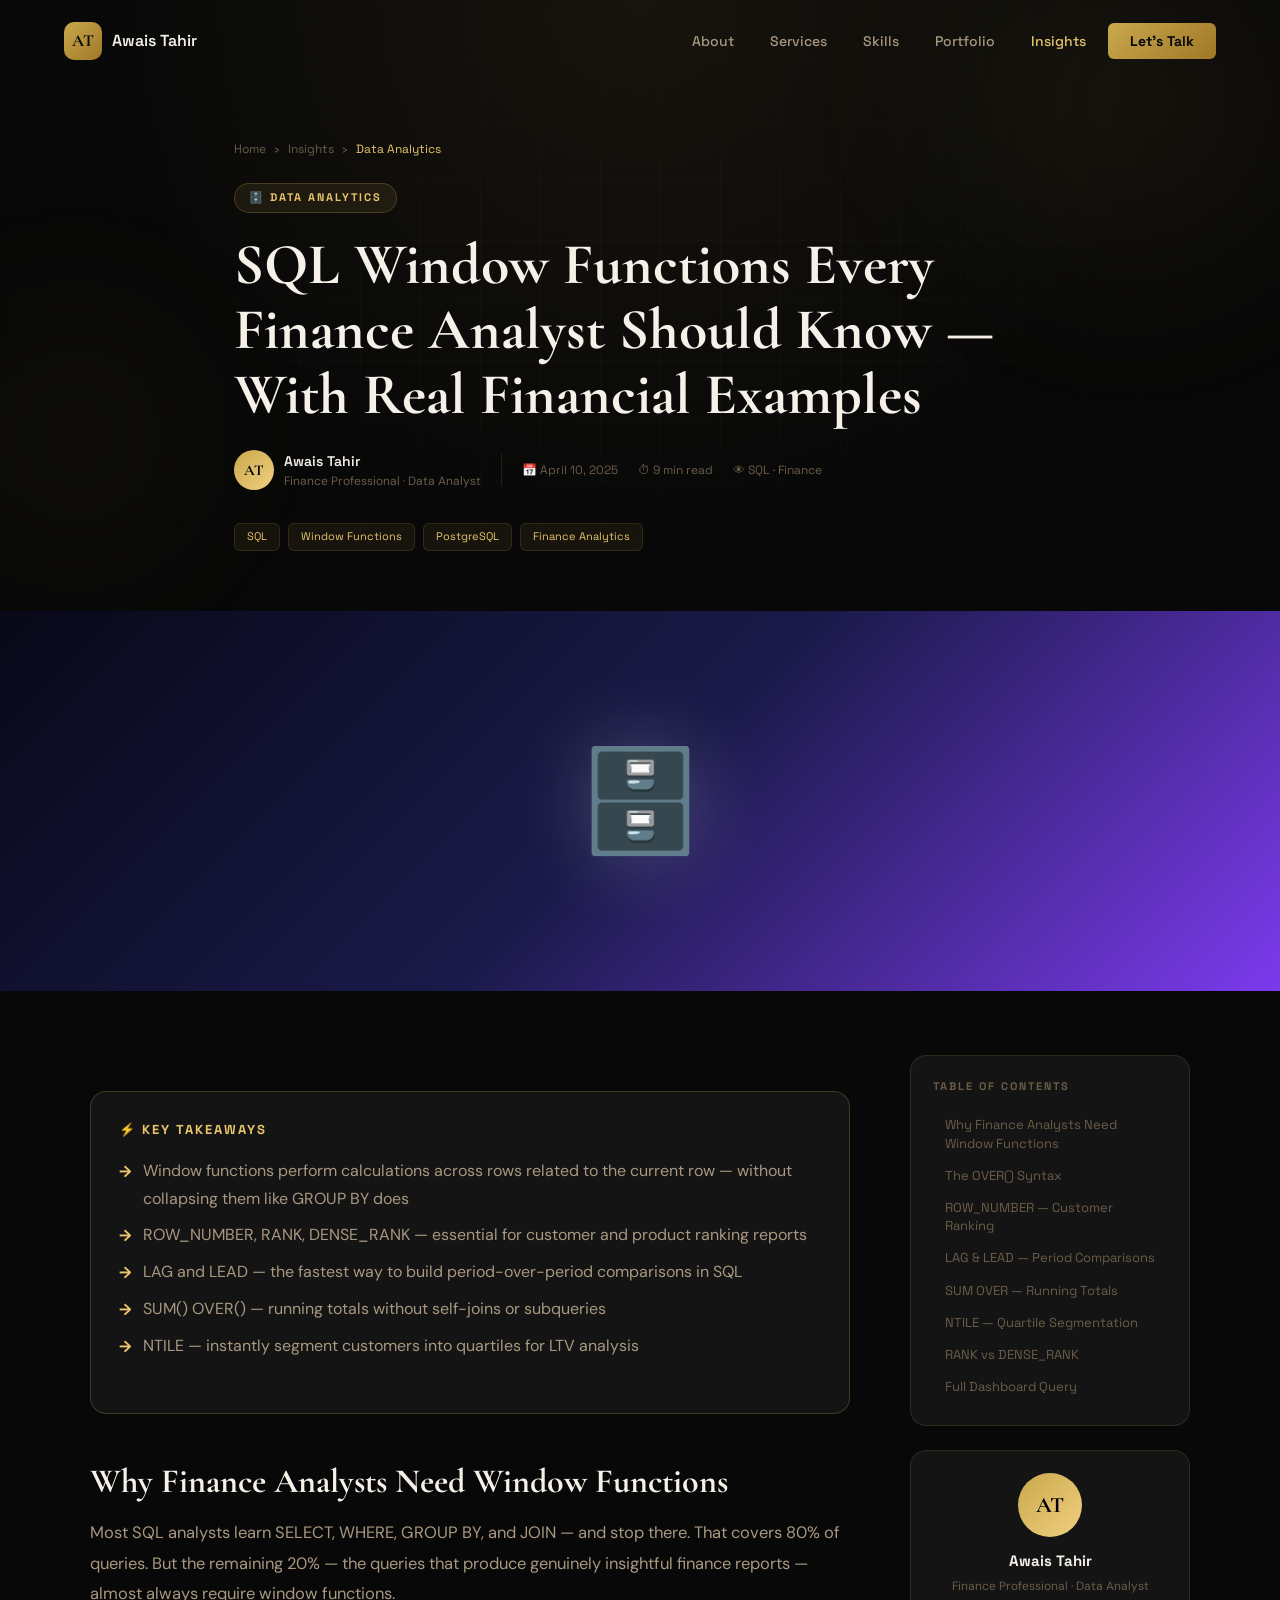
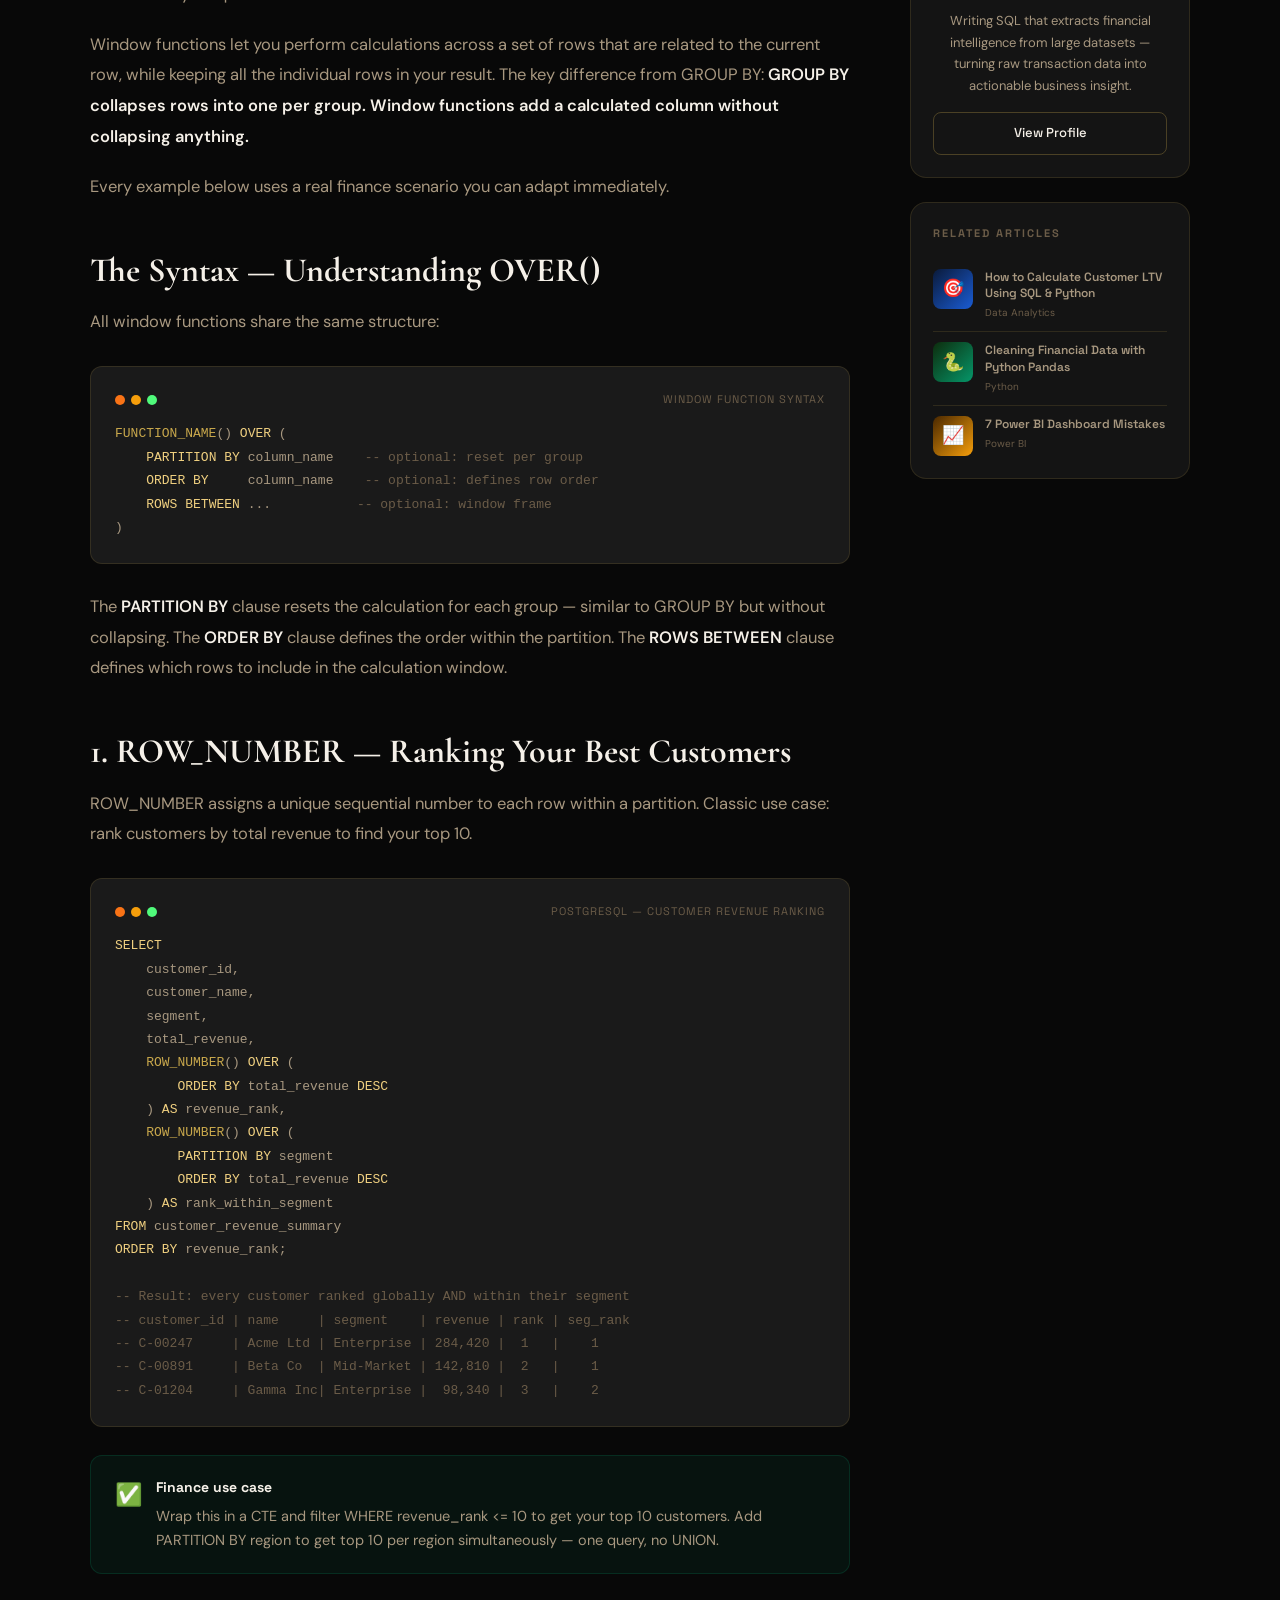
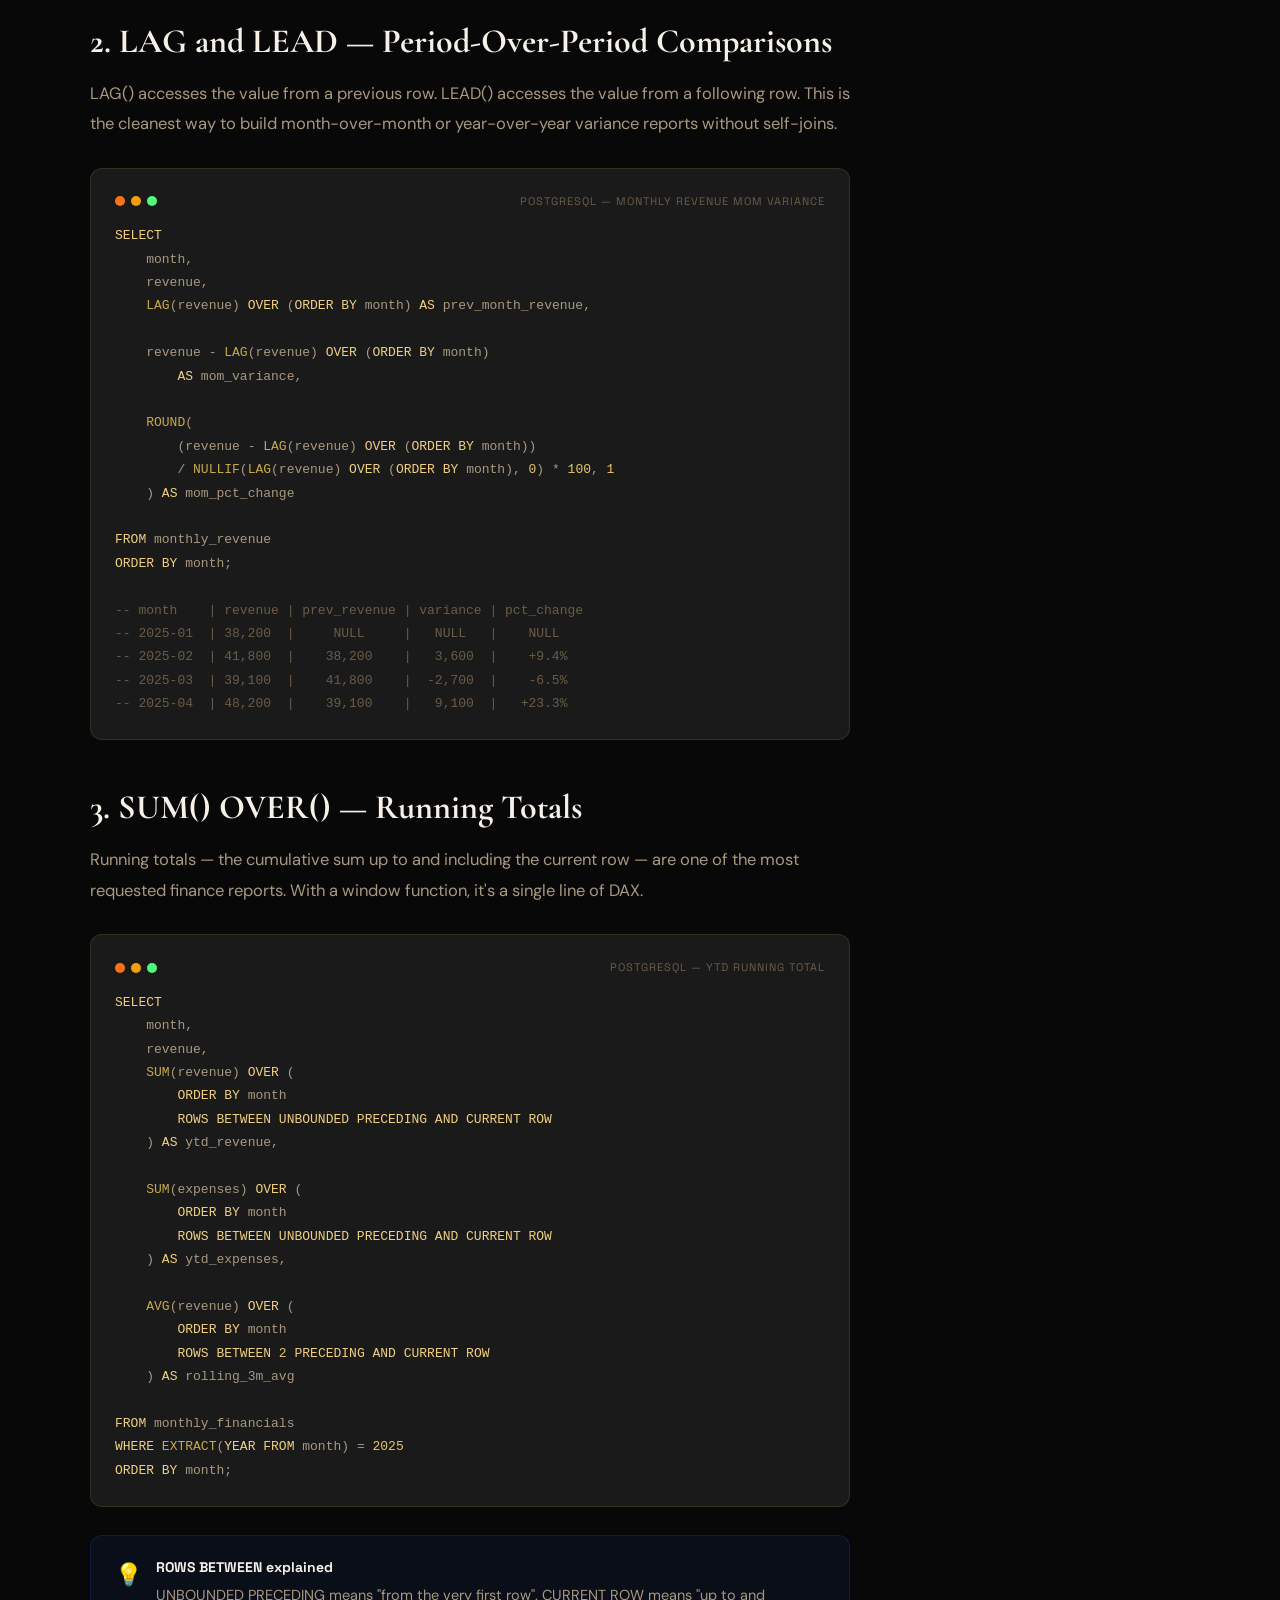
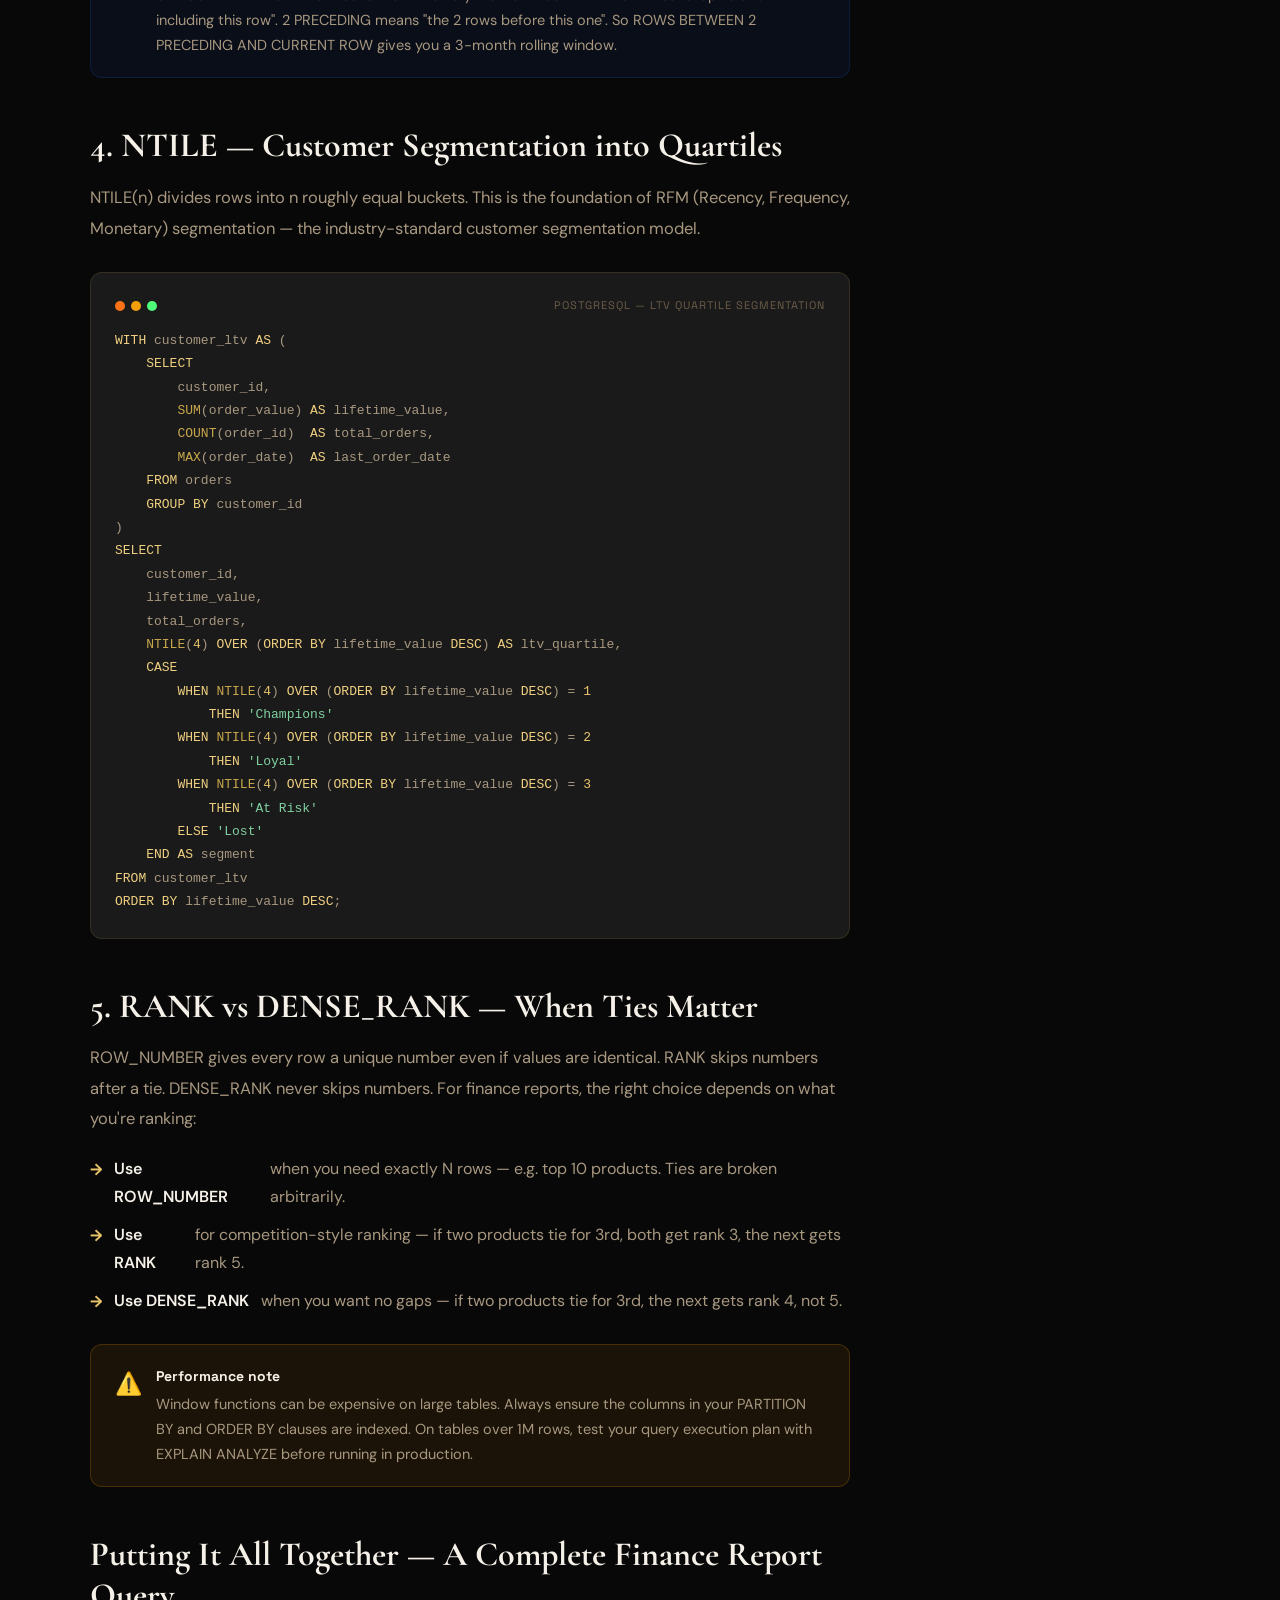
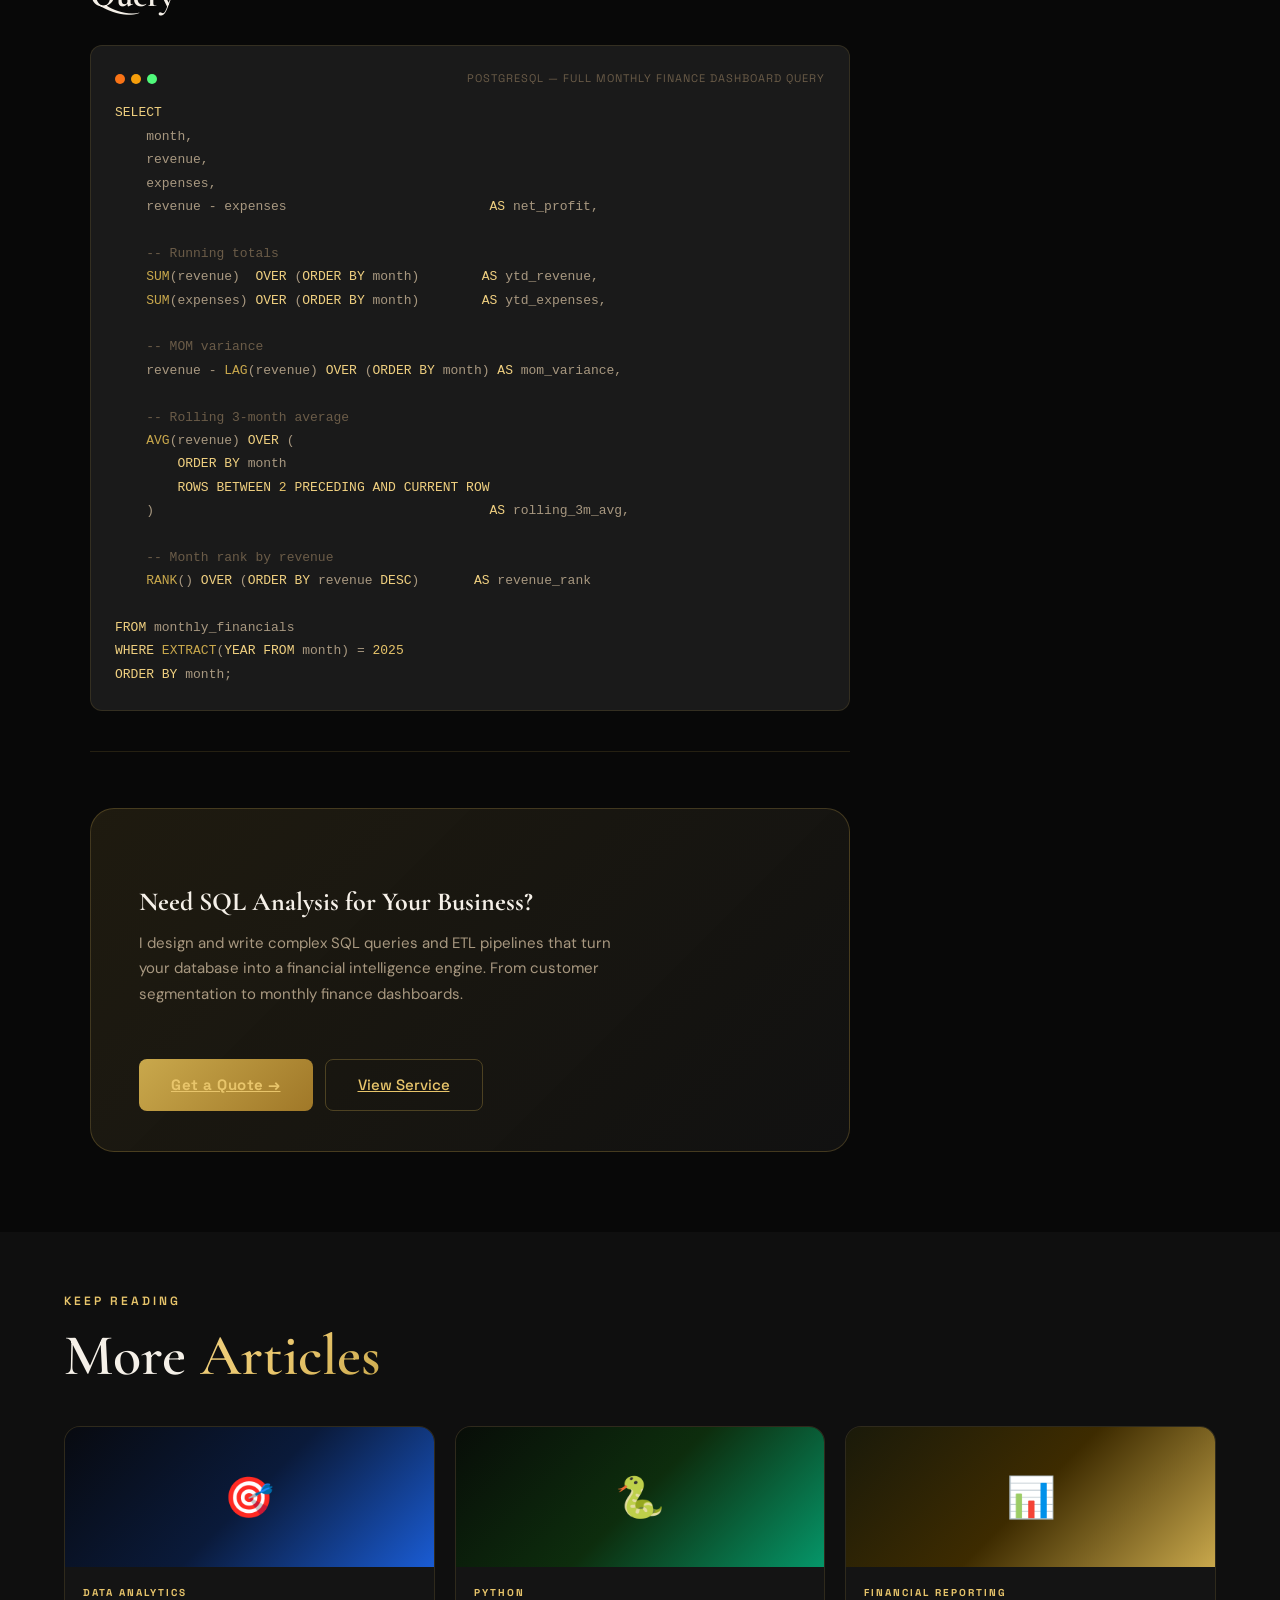
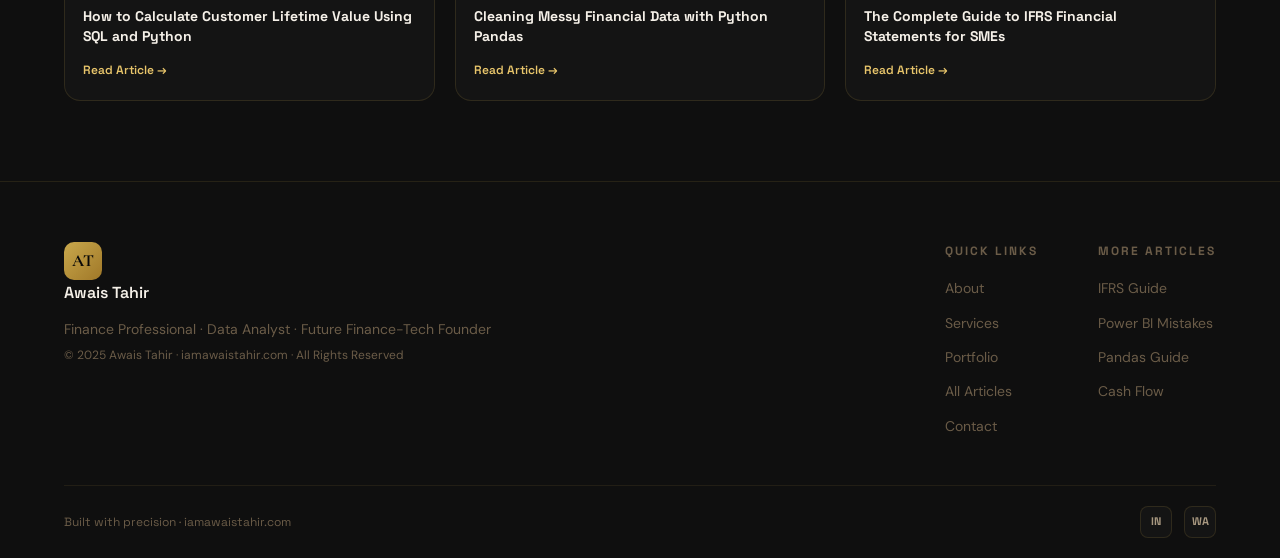
<file: Blogs/blog-sql-window-functions.html>
<!DOCTYPE html>
<html lang="en">
<head>
  <meta charset="UTF-8" /><meta name="viewport" content="width=device-width, initial-scale=1.0" />
  <title>SQL Window Functions Every Finance Analyst Should Know | Awais Tahir</title>
  <meta name="description" content="A practical guide to SQL window functions using real financial examples — running totals, period-over-period, customer ranking, and rolling averages." />
  <link rel="preconnect" href="https://fonts.googleapis.com" /><link rel="preconnect" href="https://fonts.gstatic.com" crossorigin />
  <link href="https://fonts.googleapis.com/css2?family=Cormorant+Garamond:wght@300;400;500;600;700&family=DM+Sans:wght@300;400;500;600&family=Space+Grotesk:wght@400;500;600;700&display=swap" rel="stylesheet" />
  <link rel="stylesheet" href="../style.css" />
  <link rel="stylesheet" href="blog-post.css" />
</head>
<body>
<nav id="navbar"><div class="nav-inner"><a href="../index.html" class="nav-logo"><span class="logo-at">AT</span><span class="logo-name">Awais Tahir</span></a><ul class="nav-links"><li><a href="../about.html">About</a></li><li><a href="../services.html">Services</a></li><li><a href="../skills.html">Skills</a></li><li><a href="../portfolio.html">Portfolio</a></li><li><a href="../insights.html" style="color:var(--blue-light)">Insights</a></li><li><a href="../index.html#contact" class="nav-cta">Let's Talk</a></li></ul><button class="hamburger" id="hamburger" aria-label="Menu"><span></span><span></span><span></span></button></div></nav>
<div class="mobile-menu" id="mobileMenu"><ul><li><a href="../about.html" onclick="closeMobile()">About</a></li><li><a href="../services.html" onclick="closeMobile()">Services</a></li><li><a href="../skills.html" onclick="closeMobile()">Skills</a></li><li><a href="../portfolio.html" onclick="closeMobile()">Portfolio</a></li><li><a href="../insights.html" onclick="closeMobile()">Insights</a></li><li><a href="../index.html#contact" onclick="closeMobile()">Contact</a></li></ul></div>

<section class="blog-hero">
  <div class="blog-hero-orb bh-orb-1"></div><div class="blog-hero-orb bh-orb-2"></div>
  <div class="container">
    <div class="blog-breadcrumb"><a href="../index.html">Home</a> › <a href="../insights.html">Insights</a> › <span>Data Analytics</span></div>
    <div class="blog-cat">🗄️ Data Analytics</div>
    <h1 class="blog-title">SQL Window Functions Every Finance Analyst Should Know — With Real Financial Examples</h1>
    <div class="blog-meta-row">
      <div class="blog-author"><div class="blog-author-avatar">AT</div><div><div class="blog-author-name">Awais Tahir</div><div class="blog-author-role">Finance Professional · Data Analyst</div></div></div>
      <div class="blog-meta-sep"></div>
      <div class="blog-meta-item">📅 April 10, 2025</div>
      <div class="blog-meta-item">⏱ 9 min read</div>
      <div class="blog-meta-item">👁 SQL · Finance</div>
    </div>
    <div class="blog-tags"><span class="blog-tag">SQL</span><span class="blog-tag">Window Functions</span><span class="blog-tag">PostgreSQL</span><span class="blog-tag">Finance Analytics</span></div>
  </div>
</section>
<div class="blog-banner" style="background:linear-gradient(135deg,#080818 0%,#1a1a4a 50%,#7c3aed 100%)"><div class="blog-banner-emoji">🗄️</div></div>

<section class="blog-body-section">
  <div class="container">
    <div class="blog-layout">
      <article class="blog-content">

        <div class="blog-summary">
          <div class="blog-summary-title">⚡ Key Takeaways</div>
          <ul>
            <li>Window functions perform calculations across rows related to the current row — without collapsing them like GROUP BY does</li>
            <li>ROW_NUMBER, RANK, DENSE_RANK — essential for customer and product ranking reports</li>
            <li>LAG and LEAD — the fastest way to build period-over-period comparisons in SQL</li>
            <li>SUM() OVER() — running totals without self-joins or subqueries</li>
            <li>NTILE — instantly segment customers into quartiles for LTV analysis</li>
          </ul>
        </div>

        <h2>Why Finance Analysts Need Window Functions</h2>
        <p>Most SQL analysts learn SELECT, WHERE, GROUP BY, and JOIN — and stop there. That covers 80% of queries. But the remaining 20% — the queries that produce genuinely insightful finance reports — almost always require window functions.</p>
        <p>Window functions let you perform calculations across a set of rows that are related to the current row, while keeping all the individual rows in your result. The key difference from GROUP BY: <strong>GROUP BY collapses rows into one per group. Window functions add a calculated column without collapsing anything.</strong></p>
        <p>Every example below uses a real finance scenario you can adapt immediately.</p>

        <h2>The Syntax — Understanding OVER()</h2>
        <p>All window functions share the same structure:</p>
        <div class="blog-code">
          <div class="blog-code-header"><div class="blog-code-dots"><div class="blog-code-dot" style="background:#f97316"></div><div class="blog-code-dot" style="background:#f59e0b"></div><div class="blog-code-dot" style="background:#50fa7b"></div></div><span>Window Function Syntax</span></div>
          <pre><span class="fn">FUNCTION_NAME</span>() <span class="kw">OVER</span> (
    <span class="kw">PARTITION BY</span> column_name    <span class="cmt">-- optional: reset per group</span>
    <span class="kw">ORDER BY</span>     column_name    <span class="cmt">-- optional: defines row order</span>
    <span class="kw">ROWS BETWEEN</span> ...           <span class="cmt">-- optional: window frame</span>
)</pre>
        </div>
        <p>The <strong>PARTITION BY</strong> clause resets the calculation for each group — similar to GROUP BY but without collapsing. The <strong>ORDER BY</strong> clause defines the order within the partition. The <strong>ROWS BETWEEN</strong> clause defines which rows to include in the calculation window.</p>

        <h2>1. ROW_NUMBER — Ranking Your Best Customers</h2>
        <p>ROW_NUMBER assigns a unique sequential number to each row within a partition. Classic use case: rank customers by total revenue to find your top 10.</p>
        <div class="blog-code">
          <div class="blog-code-header"><div class="blog-code-dots"><div class="blog-code-dot" style="background:#f97316"></div><div class="blog-code-dot" style="background:#f59e0b"></div><div class="blog-code-dot" style="background:#50fa7b"></div></div><span>PostgreSQL — Customer Revenue Ranking</span></div>
          <pre><span class="kw">SELECT</span>
    customer_id,
    customer_name,
    segment,
    total_revenue,
    <span class="fn">ROW_NUMBER</span>() <span class="kw">OVER</span> (
        <span class="kw">ORDER BY</span> total_revenue <span class="kw">DESC</span>
    ) <span class="kw">AS</span> revenue_rank,
    <span class="fn">ROW_NUMBER</span>() <span class="kw">OVER</span> (
        <span class="kw">PARTITION BY</span> segment
        <span class="kw">ORDER BY</span> total_revenue <span class="kw">DESC</span>
    ) <span class="kw">AS</span> rank_within_segment
<span class="kw">FROM</span> customer_revenue_summary
<span class="kw">ORDER BY</span> revenue_rank;

<span class="cmt">-- Result: every customer ranked globally AND within their segment</span>
<span class="cmt">-- customer_id | name     | segment    | revenue | rank | seg_rank</span>
<span class="cmt">-- C-00247     | Acme Ltd | Enterprise | 284,420 |  1   |    1</span>
<span class="cmt">-- C-00891     | Beta Co  | Mid-Market | 142,810 |  2   |    1</span>
<span class="cmt">-- C-01204     | Gamma Inc| Enterprise |  98,340 |  3   |    2</span></pre>
        </div>
        <div class="blog-callout tip">
          <div class="blog-callout-icon">✅</div>
          <div class="blog-callout-body">
            <div class="blog-callout-title">Finance use case</div>
            <div class="blog-callout-text">Wrap this in a CTE and filter WHERE revenue_rank &lt;= 10 to get your top 10 customers. Add PARTITION BY region to get top 10 per region simultaneously — one query, no UNION.</div>
          </div>
        </div>

        <h2>2. LAG and LEAD — Period-Over-Period Comparisons</h2>
        <p>LAG() accesses the value from a previous row. LEAD() accesses the value from a following row. This is the cleanest way to build month-over-month or year-over-year variance reports without self-joins.</p>
        <div class="blog-code">
          <div class="blog-code-header"><div class="blog-code-dots"><div class="blog-code-dot" style="background:#f97316"></div><div class="blog-code-dot" style="background:#f59e0b"></div><div class="blog-code-dot" style="background:#50fa7b"></div></div><span>PostgreSQL — Monthly Revenue MOM Variance</span></div>
          <pre><span class="kw">SELECT</span>
    month,
    revenue,
    <span class="fn">LAG</span>(revenue) <span class="kw">OVER</span> (<span class="kw">ORDER BY</span> month) <span class="kw">AS</span> prev_month_revenue,

    revenue - <span class="fn">LAG</span>(revenue) <span class="kw">OVER</span> (<span class="kw">ORDER BY</span> month)
        <span class="kw">AS</span> mom_variance,

    <span class="fn">ROUND</span>(
        (revenue - <span class="fn">LAG</span>(revenue) <span class="kw">OVER</span> (<span class="kw">ORDER BY</span> month))
        / <span class="fn">NULLIF</span>(<span class="fn">LAG</span>(revenue) <span class="kw">OVER</span> (<span class="kw">ORDER BY</span> month), <span class="num">0</span>) * <span class="num">100</span>, <span class="num">1</span>
    ) <span class="kw">AS</span> mom_pct_change

<span class="kw">FROM</span> monthly_revenue
<span class="kw">ORDER BY</span> month;

<span class="cmt">-- month    | revenue | prev_revenue | variance | pct_change</span>
<span class="cmt">-- 2025-01  | 38,200  |     NULL     |   NULL   |    NULL</span>
<span class="cmt">-- 2025-02  | 41,800  |    38,200    |   3,600  |    +9.4%</span>
<span class="cmt">-- 2025-03  | 39,100  |    41,800    |  -2,700  |    -6.5%</span>
<span class="cmt">-- 2025-04  | 48,200  |    39,100    |   9,100  |   +23.3%</span></pre>
        </div>

        <h2>3. SUM() OVER() — Running Totals</h2>
        <p>Running totals — the cumulative sum up to and including the current row — are one of the most requested finance reports. With a window function, it's a single line of DAX.</p>
        <div class="blog-code">
          <div class="blog-code-header"><div class="blog-code-dots"><div class="blog-code-dot" style="background:#f97316"></div><div class="blog-code-dot" style="background:#f59e0b"></div><div class="blog-code-dot" style="background:#50fa7b"></div></div><span>PostgreSQL — YTD Running Total</span></div>
          <pre><span class="kw">SELECT</span>
    month,
    revenue,
    <span class="fn">SUM</span>(revenue) <span class="kw">OVER</span> (
        <span class="kw">ORDER BY</span> month
        <span class="kw">ROWS BETWEEN UNBOUNDED PRECEDING AND CURRENT ROW</span>
    ) <span class="kw">AS</span> ytd_revenue,

    <span class="fn">SUM</span>(expenses) <span class="kw">OVER</span> (
        <span class="kw">ORDER BY</span> month
        <span class="kw">ROWS BETWEEN UNBOUNDED PRECEDING AND CURRENT ROW</span>
    ) <span class="kw">AS</span> ytd_expenses,

    <span class="fn">AVG</span>(revenue) <span class="kw">OVER</span> (
        <span class="kw">ORDER BY</span> month
        <span class="kw">ROWS BETWEEN</span> <span class="num">2</span> <span class="kw">PRECEDING AND CURRENT ROW</span>
    ) <span class="kw">AS</span> rolling_3m_avg

<span class="kw">FROM</span> monthly_financials
<span class="kw">WHERE</span> <span class="fn">EXTRACT</span>(<span class="kw">YEAR FROM</span> month) = <span class="num">2025</span>
<span class="kw">ORDER BY</span> month;</pre>
        </div>
        <div class="blog-callout info">
          <div class="blog-callout-icon">💡</div>
          <div class="blog-callout-body">
            <div class="blog-callout-title">ROWS BETWEEN explained</div>
            <div class="blog-callout-text">UNBOUNDED PRECEDING means "from the very first row". CURRENT ROW means "up to and including this row". 2 PRECEDING means "the 2 rows before this one". So ROWS BETWEEN 2 PRECEDING AND CURRENT ROW gives you a 3-month rolling window.</div>
          </div>
        </div>

        <h2>4. NTILE — Customer Segmentation into Quartiles</h2>
        <p>NTILE(n) divides rows into n roughly equal buckets. This is the foundation of RFM (Recency, Frequency, Monetary) segmentation — the industry-standard customer segmentation model.</p>
        <div class="blog-code">
          <div class="blog-code-header"><div class="blog-code-dots"><div class="blog-code-dot" style="background:#f97316"></div><div class="blog-code-dot" style="background:#f59e0b"></div><div class="blog-code-dot" style="background:#50fa7b"></div></div><span>PostgreSQL — LTV Quartile Segmentation</span></div>
          <pre><span class="kw">WITH</span> customer_ltv <span class="kw">AS</span> (
    <span class="kw">SELECT</span>
        customer_id,
        <span class="fn">SUM</span>(order_value) <span class="kw">AS</span> lifetime_value,
        <span class="fn">COUNT</span>(order_id)  <span class="kw">AS</span> total_orders,
        <span class="fn">MAX</span>(order_date)  <span class="kw">AS</span> last_order_date
    <span class="kw">FROM</span> orders
    <span class="kw">GROUP BY</span> customer_id
)
<span class="kw">SELECT</span>
    customer_id,
    lifetime_value,
    total_orders,
    <span class="fn">NTILE</span>(<span class="num">4</span>) <span class="kw">OVER</span> (<span class="kw">ORDER BY</span> lifetime_value <span class="kw">DESC</span>) <span class="kw">AS</span> ltv_quartile,
    <span class="kw">CASE</span>
        <span class="kw">WHEN</span> <span class="fn">NTILE</span>(<span class="num">4</span>) <span class="kw">OVER</span> (<span class="kw">ORDER BY</span> lifetime_value <span class="kw">DESC</span>) = <span class="num">1</span>
            <span class="kw">THEN</span> <span class="str">'Champions'</span>
        <span class="kw">WHEN</span> <span class="fn">NTILE</span>(<span class="num">4</span>) <span class="kw">OVER</span> (<span class="kw">ORDER BY</span> lifetime_value <span class="kw">DESC</span>) = <span class="num">2</span>
            <span class="kw">THEN</span> <span class="str">'Loyal'</span>
        <span class="kw">WHEN</span> <span class="fn">NTILE</span>(<span class="num">4</span>) <span class="kw">OVER</span> (<span class="kw">ORDER BY</span> lifetime_value <span class="kw">DESC</span>) = <span class="num">3</span>
            <span class="kw">THEN</span> <span class="str">'At Risk'</span>
        <span class="kw">ELSE</span> <span class="str">'Lost'</span>
    <span class="kw">END</span> <span class="kw">AS</span> segment
<span class="kw">FROM</span> customer_ltv
<span class="kw">ORDER BY</span> lifetime_value <span class="kw">DESC</span>;</pre>
        </div>

        <h2>5. RANK vs DENSE_RANK — When Ties Matter</h2>
        <p>ROW_NUMBER gives every row a unique number even if values are identical. RANK skips numbers after a tie. DENSE_RANK never skips numbers. For finance reports, the right choice depends on what you're ranking:</p>
        <ul>
          <li><strong>Use ROW_NUMBER</strong> when you need exactly N rows — e.g. top 10 products. Ties are broken arbitrarily.</li>
          <li><strong>Use RANK</strong> for competition-style ranking — if two products tie for 3rd, both get rank 3, the next gets rank 5.</li>
          <li><strong>Use DENSE_RANK</strong> when you want no gaps — if two products tie for 3rd, the next gets rank 4, not 5.</li>
        </ul>

        <div class="blog-callout warn">
          <div class="blog-callout-icon">⚠️</div>
          <div class="blog-callout-body">
            <div class="blog-callout-title">Performance note</div>
            <div class="blog-callout-text">Window functions can be expensive on large tables. Always ensure the columns in your PARTITION BY and ORDER BY clauses are indexed. On tables over 1M rows, test your query execution plan with EXPLAIN ANALYZE before running in production.</div>
          </div>
        </div>

        <h2>Putting It All Together — A Complete Finance Report Query</h2>
        <div class="blog-code">
          <div class="blog-code-header"><div class="blog-code-dots"><div class="blog-code-dot" style="background:#f97316"></div><div class="blog-code-dot" style="background:#f59e0b"></div><div class="blog-code-dot" style="background:#50fa7b"></div></div><span>PostgreSQL — Full Monthly Finance Dashboard Query</span></div>
          <pre><span class="kw">SELECT</span>
    month,
    revenue,
    expenses,
    revenue - expenses                          <span class="kw">AS</span> net_profit,

    <span class="cmt">-- Running totals</span>
    <span class="fn">SUM</span>(revenue)  <span class="kw">OVER</span> (<span class="kw">ORDER BY</span> month)        <span class="kw">AS</span> ytd_revenue,
    <span class="fn">SUM</span>(expenses) <span class="kw">OVER</span> (<span class="kw">ORDER BY</span> month)        <span class="kw">AS</span> ytd_expenses,

    <span class="cmt">-- MOM variance</span>
    revenue - <span class="fn">LAG</span>(revenue) <span class="kw">OVER</span> (<span class="kw">ORDER BY</span> month) <span class="kw">AS</span> mom_variance,

    <span class="cmt">-- Rolling 3-month average</span>
    <span class="fn">AVG</span>(revenue) <span class="kw">OVER</span> (
        <span class="kw">ORDER BY</span> month
        <span class="kw">ROWS BETWEEN</span> <span class="num">2</span> <span class="kw">PRECEDING AND CURRENT ROW</span>
    )                                           <span class="kw">AS</span> rolling_3m_avg,

    <span class="cmt">-- Month rank by revenue</span>
    <span class="fn">RANK</span>() <span class="kw">OVER</span> (<span class="kw">ORDER BY</span> revenue <span class="kw">DESC</span>)       <span class="kw">AS</span> revenue_rank

<span class="kw">FROM</span> monthly_financials
<span class="kw">WHERE</span> <span class="fn">EXTRACT</span>(<span class="kw">YEAR FROM</span> month) = <span class="num">2025</span>
<span class="kw">ORDER BY</span> month;</pre>
        </div>

        <div class="blog-divider"></div>
        <div class="blog-cta-banner">
          <div class="blog-cta-text">
            <h3>Need SQL Analysis for Your Business?</h3>
            <p>I design and write complex SQL queries and ETL pipelines that turn your database into a financial intelligence engine. From customer segmentation to monthly finance dashboards.</p>
          </div>
          <div class="blog-cta-btns">
            <a href="../index.html#contact" class="btn-primary">Get a Quote →</a>
            <a href="../services.html#sql" class="btn-ghost">View Service</a>
          </div>
        </div>
      </article>

      <aside class="blog-sidebar">
        <div class="blog-toc">
          <div class="blog-toc-title">Table of Contents</div>
          <ul class="blog-toc-list">
            <li><a href="#" onclick="return false">Why Finance Analysts Need Window Functions</a></li>
            <li><a href="#" onclick="return false">The OVER() Syntax</a></li>
            <li><a href="#" onclick="return false">ROW_NUMBER — Customer Ranking</a></li>
            <li><a href="#" onclick="return false">LAG & LEAD — Period Comparisons</a></li>
            <li><a href="#" onclick="return false">SUM OVER — Running Totals</a></li>
            <li><a href="#" onclick="return false">NTILE — Quartile Segmentation</a></li>
            <li><a href="#" onclick="return false">RANK vs DENSE_RANK</a></li>
            <li><a href="#" onclick="return false">Full Dashboard Query</a></li>
          </ul>
        </div>
        <div class="blog-sidebar-author">
          <div class="bsa-avatar">AT</div>
          <div class="bsa-name">Awais Tahir</div>
          <div class="bsa-role">Finance Professional · Data Analyst</div>
          <div class="bsa-desc">Writing SQL that extracts financial intelligence from large datasets — turning raw transaction data into actionable business insight.</div>
          <a href="../about.html" class="btn-ghost" style="width:100%;justify-content:center;font-size:13px;padding:10px">View Profile</a>
        </div>
        <div class="blog-related-sidebar">
          <div class="blog-related-sidebar-title">Related Articles</div>
          <a href="blog-customer-lifetime-value.html" class="brs-item"><div class="brs-icon" style="background:linear-gradient(135deg,#0a1a3a,#1a5cd4)">🎯</div><div><div class="brs-title">How to Calculate Customer LTV Using SQL & Python</div><div class="brs-cat">Data Analytics</div></div></a>
          <a href="blog-pandas-financial-data.html" class="brs-item"><div class="brs-icon" style="background:linear-gradient(135deg,#0d2d0d,#059669)">🐍</div><div><div class="brs-title">Cleaning Financial Data with Python Pandas</div><div class="brs-cat">Python</div></div></a>
          <a href="blog-power-bi-mistakes.html" class="brs-item"><div class="brs-icon" style="background:linear-gradient(135deg,#4a2800,#f59e0b)">📈</div><div><div class="brs-title">7 Power BI Dashboard Mistakes</div><div class="brs-cat">Power BI</div></div></a>
        </div>
      </aside>
    </div>
  </div>
</section>

<section class="blog-related-section">
  <div class="container">
    <div class="section-header scroll-reveal" style="margin-bottom:36px"><div class="section-label">Keep Reading</div><h2 class="section-title">More <span class="gradient-text">Articles</span></h2></div>
    <div class="blog-related-grid">
      <a href="blog-customer-lifetime-value.html" class="brel-card scroll-reveal"><div class="brel-img" style="background:linear-gradient(135deg,#080a10,#0a1a3a,#1a5cd4)">🎯</div><div class="brel-body"><div class="brel-cat">Data Analytics</div><div class="brel-title">How to Calculate Customer Lifetime Value Using SQL and Python</div><div class="brel-link">Read Article →</div></div></a>
      <a href="blog-pandas-financial-data.html" class="brel-card scroll-reveal" style="transition-delay:.1s"><div class="brel-img" style="background:linear-gradient(135deg,#080d08,#0d2d0d,#059669)">🐍</div><div class="brel-body"><div class="brel-cat">Python</div><div class="brel-title">Cleaning Messy Financial Data with Python Pandas</div><div class="brel-link">Read Article →</div></div></a>
      <a href="blog-ifrs-financial-statements.html" class="brel-card scroll-reveal" style="transition-delay:.2s"><div class="brel-img" style="background:linear-gradient(135deg,#1a1a0a,#3d2b00,#c9a84c)">📊</div><div class="brel-body"><div class="brel-cat">Financial Reporting</div><div class="brel-title">The Complete Guide to IFRS Financial Statements for SMEs</div><div class="brel-link">Read Article →</div></div></a>
    </div>
  </div>
</section>

<footer class="footer"><div class="container"><div class="footer-inner"><div class="footer-brand"><div class="footer-logo"><span class="logo-at">AT</span><span class="logo-name">Awais Tahir</span></div><p class="footer-tagline">Finance Professional · Data Analyst · Future Finance-Tech Founder</p><p class="footer-copy">© 2025 Awais Tahir · iamawaistahir.com · All Rights Reserved</p></div><div class="footer-links"><div class="fl-col"><div class="fl-title">Quick Links</div><a href="../about.html">About</a><a href="../services.html">Services</a><a href="../portfolio.html">Portfolio</a><a href="../insights.html">All Articles</a><a href="../index.html#contact">Contact</a></div><div class="fl-col"><div class="fl-title">More Articles</div><a href="blog-ifrs-financial-statements.html">IFRS Guide</a><a href="blog-power-bi-mistakes.html">Power BI Mistakes</a><a href="blog-pandas-financial-data.html">Pandas Guide</a><a href="blog-cash-flow-management.html">Cash Flow</a></div></div></div><div class="footer-bottom"><span>Built with precision · iamawaistahir.com</span><div class="footer-socials"><a href="https://www.linkedin.com/in/iamawais1628/" target="_blank">in</a><a href="https://wa.me/923000889402" target="_blank">wa</a></div></div></div></footer>
<button class="scroll-top" id="scrollTop" onclick="window.scrollTo({top:0,behavior:'smooth'})">↑</button>
<script>const nb=document.getElementById('navbar');window.addEventListener('scroll',()=>{nb.classList.toggle('scrolled',window.scrollY>40);document.getElementById('scrollTop').classList.toggle('visible',window.scrollY>400);});const hb=document.getElementById('hamburger'),mm=document.getElementById('mobileMenu');hb.addEventListener('click',()=>{mm.classList.toggle('open');const s=hb.querySelectorAll('span');if(mm.classList.contains('open')){s[0].style.transform='rotate(45deg) translate(5px,5px)';s[1].style.opacity='0';s[2].style.transform='rotate(-45deg) translate(5px,-5px)';}else{s.forEach(x=>{x.style.transform='';x.style.opacity='';})}});function closeMobile(){mm.classList.remove('open');hb.querySelectorAll('span').forEach(s=>{s.style.transform='';s.style.opacity='';})}const obs=new IntersectionObserver(e=>{e.forEach(x=>{if(x.isIntersecting)x.target.classList.add('visible');})},{threshold:0.08,rootMargin:'0px 0px -40px 0px'});document.querySelectorAll('.scroll-reveal').forEach(el=>obs.observe(el));</script>
</body></html>
</file>
<file: style.css>
/* ══════════════════════════════════════════════
   AWAIS TAHIR PORTFOLIO — BLACK & GOLD THEME
   ══════════════════════════════════════════════ */

/* ─── Reset & Variables ─── */
*, *::before, *::after { box-sizing: border-box; margin: 0; padding: 0; }

:root {
  /* ── Black surfaces ── */
  --navy:       #080808;
  --navy-2:     #0f0f0f;
  --navy-3:     #141414;
  --navy-4:     #1a1a1a;

  /* ── Gold accents ── */
  --blue:       #c9a84c;
  --blue-light: #e8c56b;
  --emerald:    #b8932a;
  --emerald-l:  #f0d080;
  --gold:       #e8c56b;
  --purple:     #d4a843;
  --purple-l:   #f0d080;
  --white:      #ffffff;

  /* ── Text ── */
  --text-1:     #f5f0e8;
  --text-2:     #a89880;
  --text-3:     #6b5c48;

  /* ── Borders & glass ── */
  --border:     rgba(201,168,76,0.15);
  --glass-bg:   rgba(201,168,76,0.04);
  --glass-bg2:  rgba(201,168,76,0.07);

  --radius:     16px;
  --radius-lg:  24px;
  --shadow-glow: 0 0 40px rgba(201,168,76,0.2);
  --font-display: 'Cormorant Garamond', serif;
  --font-body:    'DM Sans', sans-serif;
  --font-ui:      'Space Grotesk', sans-serif;
}

html { scroll-behavior: smooth; font-size: 16px; }

body {
  font-family: var(--font-body);
  background: var(--navy);
  color: var(--text-1);
  overflow-x: hidden;
  line-height: 1.6;
  -webkit-font-smoothing: antialiased;
}

::selection { background: var(--blue); color: #000; }

/* ─── Scrollbar ─── */
::-webkit-scrollbar { width: 6px; }
::-webkit-scrollbar-track { background: var(--navy-2); }
::-webkit-scrollbar-thumb { background: var(--blue); border-radius: 3px; }

/* ─── Utils ─── */
.container { max-width: 1200px; margin: 0 auto; padding: 0 24px; }
.section { padding: 100px 0; position: relative; overflow: hidden; }
.section-dark { background: var(--navy-2); }
.gradient-text {
  background: linear-gradient(135deg, #f0d080, #e8c56b, #c9a84c);
  -webkit-background-clip: text;
  -webkit-text-fill-color: transparent;
  background-clip: text;
}
.d-none { display: none; }

/* ─── Section Headers ─── */
.section-label {
  font-family: var(--font-ui);
  font-size: 12px;
  font-weight: 600;
  letter-spacing: 3px;
  text-transform: uppercase;
  color: var(--blue-light);
  margin-bottom: 12px;
}
.section-title {
  font-family: var(--font-display);
  font-size: clamp(36px, 5vw, 58px);
  font-weight: 600;
  line-height: 1.15;
  margin-bottom: 20px;
  color: var(--text-1);
}
.section-desc {
  font-size: 17px;
  color: var(--text-2);
  max-width: 560px;
  line-height: 1.7;
}
.section-header { margin-bottom: 64px; }

/* ─── Buttons ─── */
.btn-primary {
  display: inline-flex;
  align-items: center;
  gap: 8px;
  padding: 14px 32px;
  background: linear-gradient(135deg, #c9a84c, #a07828);
  color: #080808;
  text-decoration: none;
  border-radius: 8px;
  font-family: var(--font-ui);
  font-weight: 700;
  font-size: 15px;
  letter-spacing: .5px;
  border: none;
  cursor: pointer;
  transition: all .3s ease;
  position: relative;
  overflow: hidden;
}
.btn-primary::before {
  content: '';
  position: absolute;
  inset: 0;
  background: linear-gradient(135deg, #f0d080, #e8c56b);
  opacity: 0;
  transition: opacity .3s;
}
.btn-primary:hover { transform: translateY(-2px); box-shadow: 0 12px 40px rgba(201,168,76,.4); }
.btn-primary:hover::before { opacity: 1; }
.btn-primary > * { position: relative; z-index: 1; }
.btn-full { width: 100%; justify-content: center; }

.btn-ghost {
  display: inline-flex;
  align-items: center;
  gap: 8px;
  padding: 13px 32px;
  background: transparent;
  color: var(--text-1);
  text-decoration: none;
  border-radius: 8px;
  font-family: var(--font-ui);
  font-weight: 500;
  font-size: 15px;
  border: 1px solid rgba(201,168,76,0.3);
  cursor: pointer;
  transition: all .3s ease;
}
.btn-ghost:hover { border-color: var(--blue-light); color: var(--blue-light); background: rgba(201,168,76,.06); }

/* ─── Glass / elevated cards ─── */
.glass-card {
  background: var(--glass-bg);
  border: 1px solid var(--border);
  box-shadow: 0 4px 24px rgba(0,0,0,.4);
  border-radius: var(--radius);
}

/* ═══════════════════════ NAVBAR ═══════════════════════ */
#navbar {
  position: fixed;
  top: 0; left: 0; right: 0;
  z-index: 1000;
  padding: 0;
  transition: all .4s ease;
}
#navbar.scrolled {
  background: rgba(8,8,8,.96);
  backdrop-filter: blur(20px);
  -webkit-backdrop-filter: blur(20px);
  border-bottom: 1px solid rgba(201,168,76,.2);
  box-shadow: 0 2px 30px rgba(0,0,0,.5);
}
.nav-inner {
  max-width: 1200px;
  margin: 0 auto;
  padding: 22px 24px;
  display: flex;
  align-items: center;
  justify-content: space-between;
}
.nav-logo {
  display: flex;
  align-items: center;
  gap: 10px;
  text-decoration: none;
}
.logo-at {
  width: 38px; height: 38px;
  background: linear-gradient(135deg, #c9a84c, #a07828);
  border-radius: 10px;
  display: grid;
  place-items: center;
  font-family: var(--font-display);
  font-weight: 700;
  font-size: 17px;
  color: #080808;
}
.logo-name {
  font-family: var(--font-ui);
  font-weight: 600;
  font-size: 16px;
  color: var(--text-1);
}
.nav-links {
  display: flex;
  align-items: center;
  gap: 8px;
  list-style: none;
}
.nav-links a {
  font-family: var(--font-ui);
  font-size: 14px;
  font-weight: 500;
  color: var(--text-2);
  text-decoration: none;
  padding: 8px 14px;
  border-radius: 6px;
  transition: all .2s;
}
.nav-links a:hover { color: var(--blue-light); background: rgba(201,168,76,.07); }
.nav-cta {
  background: linear-gradient(135deg, #c9a84c, #a07828) !important;
  color: #080808 !important;
  font-weight: 700 !important;
  padding: 9px 22px !important;
}
.nav-cta:hover { box-shadow: 0 6px 24px rgba(201,168,76,.35); transform: translateY(-1px); color: #080808 !important; }
.hamburger { display: none; flex-direction: column; gap: 5px; background: none; border: none; cursor: pointer; padding: 4px; }
.hamburger span { display: block; width: 24px; height: 2px; background: var(--text-1); border-radius: 2px; transition: all .3s; }

/* Mobile Menu */
.mobile-menu {
  position: fixed;
  top: 0; left: 0; right: 0; bottom: 0;
  background: rgba(8,8,8,.98);
  z-index: 999;
  display: flex;
  align-items: center;
  justify-content: center;
  opacity: 0;
  pointer-events: none;
  transition: opacity .3s;
}
.mobile-menu.open { opacity: 1; pointer-events: all; }
.mobile-menu ul { list-style: none; text-align: center; }
.mobile-menu li { margin: 16px 0; }
.mobile-menu a { font-family: var(--font-display); font-size: 32px; font-weight: 600; color: var(--text-1); text-decoration: none; transition: color .2s; }
.mobile-menu a:hover { color: var(--blue-light); }

/* ═══════════════════════ HERO ═══════════════════════ */

.hero-photo {
  width: 260px;
  height: 340px;
  object-fit: cover;
  border-radius: 24px;
  border: 1px solid rgba(201,168,76,0.2);
  box-shadow: 0 8px 40px rgba(0,0,0,.5);
}

#hero {
  min-height: 100vh;
  display: flex;
  align-items: center;
  position: relative;
  overflow: hidden;
  padding: 120px 0 80px;
  background: radial-gradient(ellipse at 20% 50%, #0f0c00 0%, #080808 60%);
}
#heroCanvas {
  position: absolute;
  inset: 0;
  width: 100%;
  height: 100%;
  opacity: .35;
}
.hero-bg-grid {
  position: absolute;
  inset: 0;
  background-image:
    linear-gradient(rgba(201,168,76,.05) 1px, transparent 1px),
    linear-gradient(90deg, rgba(201,168,76,.05) 1px, transparent 1px);
  background-size: 60px 60px;
  mask-image: radial-gradient(ellipse at center, black 40%, transparent 80%);
}
.hero-orb {
  position: absolute;
  border-radius: 50%;
  filter: blur(80px);
  pointer-events: none;
}
.hero-orb-1 { width: 500px; height: 500px; background: radial-gradient(circle, rgba(201,168,76,.18) 0%, transparent 70%); top: -100px; right: 0; }
.hero-orb-2 { width: 400px; height: 400px; background: radial-gradient(circle, rgba(160,120,40,.12) 0%, transparent 70%); bottom: 0; left: -100px; }
.hero-orb-3 { width: 300px; height: 300px; background: radial-gradient(circle, rgba(232,197,107,.1) 0%, transparent 70%); top: 30%; left: 40%; }

/* Hero floating cards */
.float-card {
  position: absolute;
  background: rgba(20,16,4,.90);
  border: 1px solid rgba(201,168,76,.25);
  backdrop-filter: blur(20px);
  border-radius: 14px;
  padding: 16px 20px;
  min-width: 160px;
  z-index: 5;
  box-shadow: 0 8px 32px rgba(0,0,0,.5);
}
.float-card-1 { bottom: 28%; right: 8%; animation: floatAnim 4s ease-in-out infinite; }
.float-card-2 { top: 22%; right: 4%; animation: floatAnim 5s ease-in-out infinite .5s; }
.float-card-3 { top: 55%; right: 18%; animation: floatAnim 3.5s ease-in-out infinite 1s; }
.fc-label { font-size: 10px; color: var(--text-3); text-transform: uppercase; letter-spacing: 1px; margin-bottom: 4px; font-family: var(--font-ui); }
.fc-value { font-family: var(--font-ui); font-size: 24px; font-weight: 700; color: var(--blue-light); }
.fc-bar { height: 4px; background: rgba(201,168,76,.12); border-radius: 2px; margin-top: 8px; }
.fc-fill { height: 100%; background: linear-gradient(90deg, #c9a84c, #f0d080); border-radius: 2px; }
.fc-icon { font-size: 22px; margin-top: 4px; }
.fc-ring { width: 36px; height: 36px; border-radius: 50%; border: 3px solid transparent; border-top-color: #f0d080; border-right-color: #c9a84c; animation: spin 2s linear infinite; margin-top: 6px; }

@keyframes floatAnim { 0%,100% { transform: translateY(0); } 50% { transform: translateY(-12px); } }
@keyframes spin { to { transform: rotate(360deg); } }

/* Hero layout */
#hero .container { position: relative; z-index: 2; display: flex; align-items: center; gap: 60px; width: 100%; max-width: 1200px; margin: 0 auto; padding: 0 24px; }
.hero-content { flex: 1; max-width: 620px; }
.hero-badge {
  display: inline-flex;
  align-items: center;
  gap: 8px;
  padding: 8px 18px;
  background: rgba(201,168,76,.1);
  border: 1px solid rgba(201,168,76,.3);
  border-radius: 100px;
  font-family: var(--font-ui);
  font-size: 12px;
  font-weight: 600;
  letter-spacing: 2px;
  text-transform: uppercase;
  color: var(--blue-light);
  margin-bottom: 24px;
}
.hero-title {
  font-family: var(--font-display);
  font-size: clamp(40px, 6vw, 72px);
  font-weight: 700;
  line-height: 1.1;
  margin-bottom: 24px;
  color: var(--text-1);
}
.hero-title-accent {
  background: linear-gradient(135deg, #f0d080 0%, #c9a84c 50%, #a07828 100%);
  -webkit-background-clip: text;
  -webkit-text-fill-color: transparent;
  background-clip: text;
}
.hero-sub {
  font-size: 18px;
  color: var(--text-2);
  line-height: 1.7;
  margin-bottom: 36px;
}
.hero-actions { display: flex; gap: 16px; flex-wrap: wrap; margin-bottom: 36px; }
.hero-trust { display: flex; align-items: center; gap: 12px; flex-wrap: wrap; }
.trust-item { display: flex; align-items: center; gap: 6px; font-size: 13px; color: var(--text-3); font-family: var(--font-ui); }
.trust-dot { width: 8px; height: 8px; border-radius: 50%; background: var(--blue-light); display: inline-block; box-shadow: 0 0 8px rgba(232,197,107,.5); }
.trust-dot.emerald { background: #d4a843; box-shadow: 0 0 8px rgba(212,168,67,.5); }
.trust-dot.gold { background: #f0d080; box-shadow: 0 0 8px rgba(240,208,128,.5); }
.trust-sep { color: var(--text-3); }

/* Hero visual */
.hero-visual { position: relative; flex: 0 0 360px; display: flex; justify-content: center; }
.hero-img-wrap { position: relative; width: 300px; }
.hero-img-ring {
  position: absolute;
  inset: -20px;
  border-radius: 50%;
  border: 1px solid rgba(201,168,76,.2);
  animation: heroRingRotate 12s linear infinite;
}
.ring-2 {
  inset: -40px;
  border-color: rgba(232,197,107,.1);
  animation-duration: 20s;
  animation-direction: reverse;
}
@keyframes heroRingRotate { to { transform: rotate(360deg); } }
.hero-img-placeholder {
  background: linear-gradient(160deg, #1a1400, #141414);
  border: 1px solid rgba(201,168,76,.2);
  border-radius: var(--radius-lg);
  padding: 32px;
  text-align: center;
  position: relative;
  z-index: 2;
  box-shadow: 0 8px 40px rgba(0,0,0,.5), 0 0 60px rgba(201,168,76,.07);
}
.hero-img-placeholder svg { width: 180px; }
.img-label { font-family: var(--font-ui); font-weight: 700; font-size: 17px; margin-top: 12px; color: var(--text-1); }
.img-sublabel { font-size: 12px; color: var(--text-3); margin-top: 4px; letter-spacing: 1px; }
.hero-mini-chart {
  position: absolute;
  bottom: -16px; left: -20px;
  background: rgba(14,10,0,.95);
  border: 1px solid rgba(201,168,76,.25);
  border-radius: 12px;
  padding: 12px;
  width: 150px;
  z-index: 3;
  box-shadow: 0 4px 20px rgba(0,0,0,.4);
}
.hero-mini-chart svg { width: 100%; }
.hero-scroll-hint {
  position: absolute;
  bottom: 32px;
  left: 50%;
  transform: translateX(-50%);
  display: flex;
  flex-direction: column;
  align-items: center;
  gap: 8px;
  font-size: 11px;
  color: var(--text-3);
  letter-spacing: 2px;
  text-transform: uppercase;
  font-family: var(--font-ui);
}
.scroll-line {
  width: 1px;
  height: 40px;
  background: linear-gradient(to bottom, transparent, var(--blue-light));
  animation: scrollPulse 1.8s ease-in-out infinite;
}
@keyframes scrollPulse { 0%,100%{opacity:0;transform:scaleY(0)} 50%{opacity:1;transform:scaleY(1)} }

/* ─── Reveal Animations ─── */
.reveal-up { opacity: 0; transform: translateY(30px); animation: revealUp .8s ease forwards; }
.reveal-float { opacity: 0; animation: revealFade .6s ease forwards; }
@keyframes revealUp { to { opacity: 1; transform: translateY(0); } }
@keyframes revealFade { to { opacity: 1; } }

.scroll-reveal {
  opacity: 0;
  transform: translateY(40px);
  transition: opacity .7s ease, transform .7s ease;
}
.scroll-reveal.visible { opacity: 1; transform: translateY(0); }

/* ═══════════════════════ ABOUT ═══════════════════════ */
.about-grid { display: grid; grid-template-columns: 1fr 1fr; gap: 80px; align-items: center; }
.about-visual-col { position: relative; }
.about-img-frame { position: relative; }
.about-img-inner {
  background: var(--navy-3);
  border: 1px solid var(--border);
  border-radius: var(--radius-lg);
  overflow: hidden;
  box-shadow: 0 8px 40px rgba(0,0,0,.4), 0 0 0 1px rgba(201,168,76,.08);
}
.about-illustration { width: 100%; display: block; }
.about-badge-1, .about-badge-2 {
  position: absolute;
  display: flex;
  align-items: center;
  gap: 12px;
  padding: 14px 18px;
  border-radius: 14px;
  background: rgba(14,10,0,.92);
  border: 1px solid rgba(201,168,76,.25);
  box-shadow: 0 8px 32px rgba(0,0,0,.4);
  backdrop-filter: blur(16px);
}
.about-badge-1 { bottom: -20px; left: -20px; }
.about-badge-2 { top: -20px; right: -20px; }
.about-badge-icon { font-size: 24px; }
.ab-title { font-family: var(--font-ui); font-weight: 700; font-size: 15px; color: var(--text-1); }
.ab-sub { font-size: 11px; color: var(--text-3); }

.about-intro { font-size: 19px; line-height: 1.7; color: var(--text-1); margin-bottom: 16px; }
.about-intro strong { color: var(--blue-light); }
.about-body { font-size: 16px; color: var(--text-2); line-height: 1.8; margin-bottom: 16px; }

.about-pillars { display: flex; flex-direction: column; gap: 16px; margin: 32px 0 36px; }
.pillar { display: flex; align-items: center; gap: 16px; }
.pillar-icon { width: 48px; height: 48px; border-radius: 12px; display: grid; place-items: center; font-size: 22px; flex-shrink: 0; }
.pillar-title { font-family: var(--font-ui); font-weight: 600; font-size: 15px; color: var(--text-1); }
.pillar-sub { font-size: 12px; color: var(--text-3); margin-top: 2px; }

/* ═══════════════════════ SERVICES ═══════════════════════ */
.services-bg-orb {
  position: absolute;
  width: 600px; height: 600px;
  top: -150px; right: -150px;
  background: radial-gradient(circle, rgba(201,168,76,.06) 0%, transparent 70%);
  pointer-events: none;
}
.services-grid { display: grid; grid-template-columns: repeat(4, 1fr); gap: 20px; }
.service-card {
  background: var(--navy-3);
  border: 1px solid var(--border);
  border-radius: var(--radius);
  padding: 28px 24px;
  position: relative;
  overflow: hidden;
  transition: all .35s ease;
  cursor: default;
  box-shadow: 0 2px 16px rgba(0,0,0,.3);
}
.service-card::before {
  content: '';
  position: absolute;
  inset: 0;
  background: linear-gradient(135deg, rgba(201,168,76,.06) 0%, transparent 60%);
  opacity: 0;
  transition: opacity .35s;
}
.service-card:hover { transform: translateY(-6px); border-color: rgba(201,168,76,.4); box-shadow: 0 20px 60px rgba(0,0,0,.5), 0 0 30px rgba(201,168,76,.08); }
.service-card:hover::before { opacity: 1; }
/* Keep accent-rgb for the hover gradient — override to gold shades */
.service-card[style*="--accent:#1a5cd4"] { --accent-rgb: 201,168,76; }
.service-card[style*="--accent:#059669"] { --accent-rgb: 201,168,76; }
.service-card[style*="--accent:#7c3aed"] { --accent-rgb: 201,168,76; }
.service-card[style*="--accent:#f59e0b"] { --accent-rgb: 201,168,76; }
.service-card[style*="--accent:#0891b2"] { --accent-rgb: 201,168,76; }
.service-card[style*="--accent:#10b981"] { --accent-rgb: 201,168,76; }
.service-card[style*="--accent:#8b5cf6"] { --accent-rgb: 201,168,76; }
.service-card[style*="--accent:#f97316"] { --accent-rgb: 201,168,76; }

.sc-glow {
  position: absolute;
  top: 0; left: 0; right: 0;
  height: 1px;
  background: linear-gradient(90deg, transparent, var(--blue-light), transparent);
  opacity: 0;
  transition: opacity .35s;
}
.service-card:hover .sc-glow { opacity: 1; }
.sc-icon { font-size: 32px; margin-bottom: 16px; display: block; }
.sc-title { font-family: var(--font-ui); font-weight: 600; font-size: 16px; margin-bottom: 10px; color: var(--text-1); }
.sc-desc { font-size: 13.5px; color: var(--text-2); line-height: 1.7; margin-bottom: 16px; }
.sc-tags { display: flex; gap: 6px; flex-wrap: wrap; margin-bottom: 16px; }
.sc-tags span {
  font-size: 10px;
  font-family: var(--font-ui);
  padding: 3px 9px;
  border-radius: 100px;
  border: 1px solid rgba(201,168,76,.2);
  color: var(--text-3);
  background: rgba(201,168,76,.04);
  letter-spacing: .5px;
}
.sc-arrow { font-size: 18px; color: var(--blue-light); opacity: 0; transform: translateX(-8px); transition: all .3s; }
.service-card:hover .sc-arrow { opacity: 1; transform: translateX(0); }

/* ═══════════════════════ SKILLS ═══════════════════════ */
.skills-layout { display: grid; grid-template-columns: 1fr 1.4fr; gap: 80px; align-items: center; }
.skills-circles { display: grid; grid-template-columns: 1fr 1fr; gap: 32px; }
.skill-circle { position: relative; display: flex; flex-direction: column; align-items: center; }
.skill-circle svg { width: 120px; transform: rotate(-90deg); }
.skill-arc { transition: stroke-dashoffset 1.5s ease; }
.sc-inner { position: absolute; top: 50%; left: 50%; transform: translate(-50%,-50%); text-align: center; }
.sc-pct { font-family: var(--font-ui); font-weight: 700; font-size: 20px; display: block; color: var(--blue-light); }
.sc-name { font-size: 11px; color: var(--text-3); text-transform: uppercase; letter-spacing: 1px; margin-top: 2px; }

.skill-circle svg circle:first-child { stroke: #2a2218; }

.skills-bars {}
.skill-bar-item { margin-bottom: 22px; }
.sb-header { display: flex; justify-content: space-between; font-family: var(--font-ui); font-size: 14px; margin-bottom: 8px; color: var(--text-2); }
.sb-track { height: 6px; background: #1e1a12; border-radius: 3px; overflow: hidden; }
.sb-fill { height: 100%; border-radius: 3px; width: 0; transition: width 1.4s ease; }

.tech-badges { display: flex; flex-wrap: wrap; gap: 10px; margin-top: 32px; }
.tech-badge {
  display: flex;
  align-items: center;
  gap: 6px;
  padding: 8px 16px;
  background: var(--navy-3);
  border: 1px solid var(--border);
  border-radius: 8px;
  font-family: var(--font-ui);
  font-size: 13px;
  color: var(--text-2);
  transition: all .2s;
}
.tech-badge:hover { border-color: var(--blue-light); color: var(--blue-light); transform: translateY(-2px); box-shadow: 0 4px 16px rgba(201,168,76,.15); }

/* ═══════════════════════ PORTFOLIO ═══════════════════════ */
.portfolio-grid {
  display: grid;
  grid-template-columns: repeat(3, 1fr);
  grid-template-rows: auto auto;
  gap: 20px;
}
.port-card-wide { grid-column: span 2; }
.port-card {
  background: var(--navy-3);
  border: 1px solid var(--border);
  border-radius: var(--radius);
  overflow: hidden;
  transition: all .35s ease;
  cursor: default;
  box-shadow: 0 2px 16px rgba(0,0,0,.3);
}
.port-card:hover { transform: translateY(-6px); border-color: rgba(201,168,76,.35); box-shadow: 0 24px 64px rgba(0,0,0,.5), 0 0 30px rgba(201,168,76,.06); }
.port-img { height: 200px; display: flex; align-items: center; justify-content: center; position: relative; overflow: hidden; }
.port-card-wide .port-img { height: 220px; }
.port-chart-mock { width: 90%; opacity: .9; }
.port-chart-mock svg { width: 100%; }
.port-icon-large { font-size: 56px; filter: drop-shadow(0 0 20px rgba(201,168,76,.3)); }
.port-info { padding: 22px 24px; background: var(--navy-3); }
.port-cat { font-size: 11px; font-family: var(--font-ui); color: var(--blue-light); text-transform: uppercase; letter-spacing: 2px; margin-bottom: 8px; }
.port-title { font-family: var(--font-ui); font-weight: 700; font-size: 17px; margin-bottom: 8px; color: var(--text-1); }
.port-desc { font-size: 13.5px; color: var(--text-2); line-height: 1.65; margin-bottom: 14px; }
.port-tags { display: flex; gap: 6px; flex-wrap: wrap; }
.port-tags span {
  font-size: 10px;
  padding: 3px 9px;
  border-radius: 6px;
  background: rgba(201,168,76,.08);
  color: var(--blue-light);
  font-family: var(--font-ui);
  border: 1px solid rgba(201,168,76,.2);
}

/* ═══════════════════════ STATS ═══════════════════════ */
.stats-section { padding: 80px 0; overflow: hidden; }
.stats-bg {
  position: absolute;
  inset: 0;
  background: linear-gradient(135deg, #0a0800 0%, #0f0f0f 50%, #0a0800 100%);
}
.stats-bg::before {
  content: '';
  position: absolute;
  inset: 0;
  background: radial-gradient(ellipse at 30% 50%, rgba(201,168,76,.10) 0%, transparent 60%),
              radial-gradient(ellipse at 70% 50%, rgba(160,120,40,.07) 0%, transparent 60%);
}
.stats-grid { position: relative; display: grid; grid-template-columns: repeat(4,1fr); gap: 40px; }
.stat-item { text-align: center; }
.stat-num {
  font-family: var(--font-display);
  font-size: clamp(48px, 6vw, 72px);
  font-weight: 700;
  color: var(--text-1);
  line-height: 1;
  display: inline;
}
.stat-plus {
  font-family: var(--font-display);
  font-size: clamp(32px, 4vw, 48px);
  font-weight: 600;
  background: linear-gradient(135deg, #f0d080, #c9a84c);
  -webkit-background-clip: text;
  -webkit-text-fill-color: transparent;
  background-clip: text;
  display: inline;
}
.stat-label { font-family: var(--font-ui); font-size: 14px; color: var(--text-3); margin-top: 8px; letter-spacing: .5px; }

/* ═══════════════════════ TESTIMONIALS ═══════════════════════ */
.testimonials-wrap { max-width: 700px; margin: 0 auto; }
.testi-slider { position: relative; min-height: 280px; }
.testi-card {
  background: var(--navy-3);
  border: 1px solid var(--border);
  border-radius: var(--radius-lg);
  padding: 40px;
  opacity: 0;
  position: absolute;
  inset: 0;
  transition: opacity .5s ease, transform .5s ease;
  transform: translateX(40px);
  pointer-events: none;
  box-shadow: 0 8px 40px rgba(0,0,0,.4);
}
.testi-card.active { opacity: 1; transform: translateX(0); pointer-events: all; }
.testi-stars { color: var(--gold); font-size: 18px; margin-bottom: 20px; letter-spacing: 2px; }
.testi-quote { font-family: var(--font-display); font-size: 20px; font-weight: 400; line-height: 1.65; color: var(--text-1); margin-bottom: 28px; font-style: italic; }
.testi-author { display: flex; align-items: center; gap: 14px; }
.testi-avatar { width: 46px; height: 46px; border-radius: 50%; display: grid; place-items: center; font-weight: 700; font-size: 14px; color: #080808; flex-shrink: 0; background: linear-gradient(135deg, #c9a84c, #a07828); }
.testi-name { font-family: var(--font-ui); font-weight: 600; font-size: 15px; color: var(--text-1); }
.testi-role { font-size: 13px; color: var(--text-3); margin-top: 2px; }
.testi-nav { display: flex; justify-content: center; gap: 10px; margin-top: 24px; }
.testi-dot { width: 10px; height: 10px; border-radius: 50%; background: #2a2218; border: none; cursor: pointer; transition: all .2s; padding: 0; }
.testi-dot.active { background: var(--blue-light); transform: scale(1.3); box-shadow: 0 0 8px rgba(232,197,107,.4); }

/* ═══════════════════════ BLOG ═══════════════════════ */
.blog-grid { display: grid; grid-template-columns: repeat(3,1fr); gap: 24px; }
.blog-card {
  background: var(--navy-3);
  border: 1px solid var(--border);
  border-radius: var(--radius);
  overflow: hidden;
  transition: all .35s ease;
  box-shadow: 0 2px 16px rgba(0,0,0,.3);
}
.blog-card:hover { transform: translateY(-6px); box-shadow: 0 20px 60px rgba(0,0,0,.5), 0 0 20px rgba(201,168,76,.05); border-color: rgba(201,168,76,.3); }
.blog-img { height: 180px; position: relative; display: flex; align-items: center; justify-content: center; overflow: hidden; }
.blog-cat-badge {
  position: absolute;
  top: 16px; left: 16px;
  background: rgba(8,8,0,.85);
  border: 1px solid rgba(201,168,76,.3);
  border-radius: 100px;
  font-family: var(--font-ui);
  font-size: 10px;
  font-weight: 600;
  padding: 5px 12px;
  text-transform: uppercase;
  letter-spacing: 1px;
  color: var(--blue-light);
  backdrop-filter: blur(8px);
}
.blog-img-icon { font-size: 48px; filter: drop-shadow(0 0 16px rgba(201,168,76,.25)); }
.blog-body { padding: 24px; }
.blog-meta { display: flex; gap: 8px; font-size: 11px; color: var(--text-3); font-family: var(--font-ui); margin-bottom: 10px; }
.blog-title { font-family: var(--font-ui); font-weight: 700; font-size: 16px; line-height: 1.4; margin-bottom: 10px; color: var(--text-1); }
.blog-excerpt { font-size: 13.5px; color: var(--text-2); line-height: 1.65; margin-bottom: 16px; }
.blog-link { font-family: var(--font-ui); font-size: 13px; font-weight: 600; color: var(--blue-light); text-decoration: none; transition: gap .2s; display: inline-flex; align-items: center; gap: 4px; }
.blog-link:hover { gap: 8px; }

/* ═══════════════════════ CONTACT ═══════════════════════ */
.contact-orb {
  position: absolute;
  width: 500px; height: 500px;
  left: -150px; bottom: -100px;
  background: radial-gradient(circle, rgba(201,168,76,.07) 0%, transparent 70%);
  pointer-events: none;
}
.contact-grid { display: grid; grid-template-columns: 1fr 1.2fr; gap: 80px; align-items: start; }
.contact-desc { font-size: 17px; color: var(--text-2); line-height: 1.75; margin: 20px 0 32px; }
.contact-details { display: flex; flex-direction: column; gap: 20px; margin-bottom: 36px; }
.contact-item { display: flex; align-items: center; gap: 16px; }
.ci-icon { width: 44px; height: 44px; background: var(--navy-3); border: 1px solid var(--border); border-radius: 12px; display: grid; place-items: center; font-size: 20px; flex-shrink: 0; }
.ci-label { font-size: 11px; color: var(--text-3); font-family: var(--font-ui); text-transform: uppercase; letter-spacing: 1px; margin-bottom: 2px; }
.ci-value { font-size: 15px; color: var(--text-1); text-decoration: none; transition: color .2s; }
.ci-value:hover { color: var(--blue-light); }
.social-row { display: flex; gap: 14px; }
.social-btn {
  display: inline-flex;
  align-items: center;
  gap: 8px;
  padding: 11px 20px;
  border-radius: 8px;
  font-family: var(--font-ui);
  font-weight: 600;
  font-size: 14px;
  text-decoration: none;
  transition: all .25s;
}
.social-btn svg { width: 18px; height: 18px; }
.linkedin { background: rgba(201,168,76,.08); border: 1px solid rgba(201,168,76,.25); color: var(--blue-light); }
.linkedin:hover { background: rgba(201,168,76,.15); transform: translateY(-2px); box-shadow: 0 4px 16px rgba(201,168,76,.2); }
.whatsapp { background: rgba(201,168,76,.06); border: 1px solid rgba(201,168,76,.2); color: var(--blue-light); }
.whatsapp:hover { background: rgba(201,168,76,.13); transform: translateY(-2px); box-shadow: 0 4px 16px rgba(201,168,76,.18); }

/* Contact Form */
.contact-form-wrap {
  background: var(--navy-3);
  border: 1px solid var(--border);
  border-radius: var(--radius-lg);
  padding: 40px;
  position: relative;
  box-shadow: 0 8px 40px rgba(0,0,0,.4);
}
.contact-form-wrap::before {
  content: '';
  position: absolute;
  top: 0; left: 20%; right: 20%;
  height: 1px;
  background: linear-gradient(90deg, transparent, var(--blue-light), transparent);
}
.form-row { display: grid; grid-template-columns: 1fr 1fr; gap: 16px; }
.form-group { margin-bottom: 20px; }
.form-group label { display: block; font-family: var(--font-ui); font-size: 12px; font-weight: 600; text-transform: uppercase; letter-spacing: 1px; color: var(--text-3); margin-bottom: 8px; }
.form-group input,
.form-group select,
.form-group textarea {
  width: 100%;
  background: rgba(201,168,76,.03);
  border: 1px solid rgba(201,168,76,.15);
  border-radius: 8px;
  padding: 12px 16px;
  color: var(--text-1);
  font-family: var(--font-body);
  font-size: 15px;
  transition: border-color .2s, box-shadow .2s;
  outline: none;
  resize: none;
  -webkit-appearance: none;
}
.form-group input:focus,
.form-group select:focus,
.form-group textarea:focus {
  border-color: var(--blue-light);
  box-shadow: 0 0 0 3px rgba(201,168,76,.1);
  background: rgba(201,168,76,.05);
}
.form-group select { cursor: pointer; }
.form-group select option { background: var(--navy-3); color: var(--text-1); }
.btn-arrow { transition: transform .2s; }
.btn-primary:hover .btn-arrow { transform: translateX(4px); }
.form-success {
  display: none;
  margin-top: 16px;
  padding: 12px;
  background: rgba(201,168,76,.08);
  border: 1px solid rgba(201,168,76,.3);
  border-radius: 8px;
  font-family: var(--font-ui);
  font-size: 14px;
  color: var(--blue-light);
  text-align: center;
}
.form-success.show { display: block; }

/* ═══════════════════════ FOOTER ═══════════════════════ */
.footer {
  background: var(--navy-2);
  border-top: 1px solid rgba(201,168,76,.12);
  padding: 60px 0 0;
}
.footer-inner { display: flex; justify-content: space-between; gap: 60px; margin-bottom: 48px; }
.footer-tagline { font-size: 14px; color: var(--text-3); margin: 12px 0 6px; }
.footer-copy { font-size: 12px; color: var(--text-3); }
.footer-links { display: flex; gap: 60px; }
.fl-col { display: flex; flex-direction: column; gap: 12px; }
.fl-title { font-family: var(--font-ui); font-size: 12px; font-weight: 700; text-transform: uppercase; letter-spacing: 2px; color: var(--text-3); margin-bottom: 4px; }
.fl-col a { font-size: 14px; color: var(--text-3); text-decoration: none; transition: color .2s; }
.fl-col a:hover { color: var(--blue-light); }
.footer-bottom {
  border-top: 1px solid rgba(201,168,76,.1);
  padding: 20px 0;
  display: flex;
  justify-content: space-between;
  align-items: center;
  font-size: 12px;
  color: var(--text-3);
  font-family: var(--font-ui);
}
.footer-socials { display: flex; gap: 12px; }
.footer-socials a {
  width: 32px; height: 32px;
  background: var(--navy-3);
  border: 1px solid var(--border);
  border-radius: 8px;
  display: grid;
  place-items: center;
  font-family: var(--font-ui);
  font-size: 11px;
  font-weight: 700;
  color: var(--text-2);
  text-decoration: none;
  text-transform: uppercase;
  transition: all .2s;
}
.footer-socials a:hover { border-color: var(--blue-light); color: var(--blue-light); background: rgba(201,168,76,.07); }

/* Scroll Top */
.scroll-top {
  position: fixed;
  bottom: 28px; right: 28px;
  width: 44px; height: 44px;
  background: linear-gradient(135deg, #c9a84c, #a07828);
  color: #080808;
  border: none;
  border-radius: 12px;
  font-size: 18px;
  cursor: pointer;
  opacity: 0;
  transform: translateY(16px);
  transition: all .3s;
  z-index: 999;
  display: grid;
  place-items: center;
}
.scroll-top.visible { opacity: 1; transform: translateY(0); }
.scroll-top:hover { box-shadow: 0 8px 24px rgba(201,168,76,.4); transform: translateY(-2px); }

/* ═══════════════════════ RESPONSIVE ═══════════════════════ */
@media (max-width: 1100px) {
  .services-grid { grid-template-columns: repeat(2,1fr); }
}

@media (max-width: 960px) {
  .about-grid    { grid-template-columns: 1fr; gap: 48px; }
  .skills-layout { grid-template-columns: 1fr; gap: 48px; }
  .contact-grid  { grid-template-columns: 1fr; gap: 48px; }
  .portfolio-grid { grid-template-columns: 1fr 1fr; }
  .port-card-wide { grid-column: span 2; }
  .stats-grid { grid-template-columns: repeat(2,1fr); gap: 32px; }
  .footer-inner { flex-direction: column; gap: 40px; }
  .footer-links { flex-wrap: wrap; gap: 40px; }
}

@media (max-width: 768px) {
  .section { padding: 72px 0; }
  .nav-links  { display: none; }
  .hamburger  { display: flex; }
  #hero .container { flex-direction: column; text-align: center; gap: 40px; }
  .hero-visual { display: none; }
  .float-card  { display: none; }
  .hero-actions { justify-content: center; }
  .hero-trust   { justify-content: center; }
  .services-grid { grid-template-columns: 1fr 1fr; }
  .portfolio-grid { grid-template-columns: 1fr; }
  .port-card-wide { grid-column: span 1; }
  .blog-grid  { grid-template-columns: 1fr; }
  .form-row   { grid-template-columns: 1fr; }
  .about-badge-1, .about-badge-2 { position: static; margin-top: 12px; }
  .stats-grid { grid-template-columns: repeat(2,1fr); }
  .d-md-block { display: none; }
}

@media (max-width: 520px) {
  .services-grid  { grid-template-columns: 1fr; }
  .stats-grid     { grid-template-columns: 1fr 1fr; }
  .skills-circles { grid-template-columns: 1fr 1fr; }
  .contact-form-wrap { padding: 28px 20px; }
  .section-title  { font-size: 32px; }
  .hero-title     { font-size: 36px; }
}
</file>
<file: Blogs/blog-post.css>
/* ══════════════════════════════════════════════
   BLOG POST — SHARED STYLES
   blog-post.css — linked by all blog-*.html files
   ══════════════════════════════════════════════ */

/* ── Blog Hero ── */
.blog-hero {
  padding: 140px 0 60px;
  position: relative;
  overflow: hidden;
  background: radial-gradient(ellipse at 50% 0%, rgba(201,168,76,.08) 0%, transparent 60%);
}
.blog-hero::before {
  content: '';
  position: absolute; inset: 0;
  background-image:
    linear-gradient(rgba(201,168,76,.03) 1px, transparent 1px),
    linear-gradient(90deg, rgba(201,168,76,.03) 1px, transparent 1px);
  background-size: 60px 60px;
  mask-image: radial-gradient(ellipse at center, black 30%, transparent 75%);
}
.blog-hero-orb {
  position: absolute; border-radius: 50%;
  filter: blur(80px); pointer-events: none;
}
.bh-orb-1 { width:500px;height:500px;top:-150px;right:-100px;background:radial-gradient(circle,rgba(201,168,76,.1) 0%,transparent 65%); }
.bh-orb-2 { width:350px;height:350px;bottom:0;left:-100px;background:radial-gradient(circle,rgba(201,168,76,.07) 0%,transparent 65%); }
.blog-hero .container { position: relative; z-index: 2; max-width: 860px; }

/* Breadcrumb */
.blog-breadcrumb {
  display: flex; align-items: center; gap: 8px;
  font-family: var(--font-ui); font-size: 12px;
  color: var(--text-3); margin-bottom: 24px;
  flex-wrap: wrap;
}
.blog-breadcrumb a { color: var(--text-3); text-decoration: none; transition: color .2s; }
.blog-breadcrumb a:hover { color: var(--blue-light); }
.blog-breadcrumb span { color: var(--blue-light); }

/* Category badge */
.blog-cat {
  display: inline-flex; align-items: center; gap: 6px;
  padding: 5px 14px;
  background: rgba(201,168,76,.1);
  border: 1px solid rgba(201,168,76,.25);
  border-radius: 100px;
  font-family: var(--font-ui); font-size: 11px; font-weight: 700;
  text-transform: uppercase; letter-spacing: 2px;
  color: var(--blue-light); margin-bottom: 20px;
}

/* Title */
.blog-title {
  font-family: var(--font-display);
  font-size: clamp(32px, 5vw, 58px);
  font-weight: 700; line-height: 1.12;
  color: var(--text-1); margin-bottom: 22px;
}

/* Meta row */
.blog-meta-row {
  display: flex; align-items: center; gap: 20px;
  flex-wrap: wrap; margin-bottom: 32px;
}
.blog-author {
  display: flex; align-items: center; gap: 10px;
}
.blog-author-avatar {
  width: 40px; height: 40px; border-radius: 50%;
  background: linear-gradient(135deg, #c9a84c, #f0d080);
  display: grid; place-items: center;
  font-family: var(--font-display); font-weight: 700;
  font-size: 15px; color: #000; flex-shrink: 0;
}
.blog-author-name { font-family: var(--font-ui); font-weight: 600; font-size: 14px; color: var(--text-1); }
.blog-author-role { font-size: 12px; color: var(--text-3); }
.blog-meta-sep { width: 1px; height: 32px; background: var(--border); }
.blog-meta-item {
  display: flex; align-items: center; gap: 5px;
  font-family: var(--font-ui); font-size: 12px; color: var(--text-3);
}

/* Tags */
.blog-tags { display: flex; gap: 8px; flex-wrap: wrap; margin-bottom: 0; }
.blog-tag {
  font-size: 11px; padding: 4px 12px; border-radius: 6px;
  background: rgba(201,168,76,.08); color: var(--blue-light);
  font-family: var(--font-ui); border: 1px solid var(--border);
}

/* ── Featured Image Banner ── */
.blog-banner {
  width: 100%; height: 380px;
  display: flex; align-items: center; justify-content: center;
  position: relative; overflow: hidden;
  margin-bottom: 0;
}
.blog-banner-emoji { font-size: 100px; filter: drop-shadow(0 0 40px rgba(255,255,255,.2)); }

/* ── Article Body ── */
.blog-body-section { padding: 64px 0 80px; }
.blog-layout {
  display: grid;
  grid-template-columns: 1fr 280px;
  gap: 60px;
  align-items: start;
  max-width: 1100px;
  margin: 0 auto;
}

/* Article content */
.blog-content { min-width: 0; }
.blog-content h2 {
  font-family: var(--font-display);
  font-size: clamp(24px, 3vw, 34px);
  font-weight: 700; color: var(--text-1);
  margin: 48px 0 16px; line-height: 1.2;
}
.blog-content h2:first-child { margin-top: 0; }
.blog-content h3 {
  font-family: var(--font-ui);
  font-size: 18px; font-weight: 700;
  color: var(--text-1); margin: 32px 0 12px;
}
.blog-content p {
  font-size: 16.5px; color: var(--text-2);
  line-height: 1.85; margin-bottom: 20px;
}
.blog-content strong { color: var(--text-1); font-weight: 600; }
.blog-content em { color: var(--blue-light); font-style: italic; }
.blog-content a { color: var(--blue-light); text-decoration: underline; }

/* Blockquote */
.blog-content blockquote {
  border-left: 3px solid var(--blue-light);
  background: rgba(201,168,76,.06);
  border-radius: 0 12px 12px 0;
  padding: 20px 24px;
  margin: 28px 0;
  font-family: var(--font-display);
  font-size: 20px; font-style: italic;
  color: var(--text-1); line-height: 1.65;
}

/* Numbered / Bullet list */
.blog-content ul, .blog-content ol {
  padding-left: 0; margin-bottom: 24px;
  display: flex; flex-direction: column; gap: 10px;
  list-style: none;
}
.blog-content ul li, .blog-content ol li {
  display: flex; gap: 12px;
  font-size: 16px; color: var(--text-2); line-height: 1.75;
}
.blog-content ul li::before {
  content: '→';
  color: var(--blue-light); font-weight: 700;
  flex-shrink: 0; margin-top: 1px;
}
.blog-content ol { counter-reset: ol-counter; }
.blog-content ol li { counter-increment: ol-counter; }
.blog-content ol li::before {
  content: counter(ol-counter);
  min-width: 26px; height: 26px;
  background: rgba(201,168,76,.12);
  border: 1px solid rgba(201,168,76,.25);
  border-radius: 50%;
  display: grid; place-items: center;
  font-family: var(--font-ui); font-size: 12px;
  font-weight: 700; color: var(--blue-light);
  flex-shrink: 0; margin-top: 2px;
}

/* Code block */
.blog-code {
  background: var(--navy-4);
  border: 1px solid var(--border);
  border-radius: 12px;
  padding: 24px;
  margin: 28px 0;
  overflow-x: auto;
}
.blog-code-header {
  display: flex; align-items: center; justify-content: space-between;
  margin-bottom: 14px;
  font-family: var(--font-ui); font-size: 11px;
  color: var(--text-3); text-transform: uppercase; letter-spacing: 1px;
}
.blog-code-dots { display: flex; gap: 6px; }
.blog-code-dot { width: 10px; height: 10px; border-radius: 50%; }
.blog-code pre {
  font-family: monospace; font-size: 13px;
  line-height: 1.8; color: var(--text-2);
  margin: 0; white-space: pre-wrap;
}
.blog-code .kw  { color: #f0d080; }
.blog-code .fn  { color: #c9a84c; }
.blog-code .str { color: #80d0a0; }
.blog-code .cmt { color: var(--text-3); }
.blog-code .num { color: #e8c56b; }

/* Callout box */
.blog-callout {
  border-radius: 12px;
  padding: 20px 24px;
  margin: 28px 0;
  display: flex; gap: 14px;
}
.blog-callout.tip    { background:rgba(5,150,105,.08);  border:1px solid rgba(5,150,105,.2);  }
.blog-callout.warn   { background:rgba(245,158,11,.08); border:1px solid rgba(245,158,11,.2); }
.blog-callout.info   { background:rgba(26,92,212,.08);  border:1px solid rgba(26,92,212,.2);  }
.blog-callout-icon   { font-size: 22px; flex-shrink: 0; margin-top: 1px; }
.blog-callout-body   { }
.blog-callout-title  { font-family:var(--font-ui);font-weight:700;font-size:14px;color:var(--text-1);margin-bottom:5px; }
.blog-callout-text   { font-size:14.5px;color:var(--text-2);line-height:1.7; }

/* Key points summary box */
.blog-summary {
  background: var(--navy-3);
  border: 1px solid rgba(201,168,76,.25);
  border-radius: var(--radius);
  padding: 28px;
  margin: 36px 0;
}
.blog-summary-title {
  font-family: var(--font-ui); font-weight: 700;
  font-size: 13px; text-transform: uppercase;
  letter-spacing: 2px; color: var(--blue-light);
  margin-bottom: 16px;
}
.blog-summary ul { gap: 8px; }

/* Section divider */
.blog-divider {
  height: 1px; background: var(--border);
  margin: 40px 0;
}

/* ── Sidebar ── */
.blog-sidebar { position: sticky; top: 100px; }

/* Table of Contents */
.blog-toc {
  background: var(--navy-3);
  border: 1px solid var(--border);
  border-radius: var(--radius);
  padding: 22px;
  margin-bottom: 24px;
}
.blog-toc-title {
  font-family: var(--font-ui); font-weight: 700;
  font-size: 11px; text-transform: uppercase;
  letter-spacing: 2px; color: var(--text-3);
  margin-bottom: 14px;
}
.blog-toc-list { list-style: none; padding: 0; margin: 0; display: flex; flex-direction: column; gap: 0; }
.blog-toc-list li a {
  display: block;
  font-family: var(--font-ui); font-size: 13px;
  color: var(--text-3); text-decoration: none;
  padding: 7px 10px; border-radius: 6px;
  border-left: 2px solid transparent;
  transition: all .2s; line-height: 1.4;
}
.blog-toc-list li a:hover { color: var(--blue-light); border-left-color: var(--blue-light); background: rgba(201,168,76,.05); }
.blog-toc-list li a.active { color: var(--blue-light); border-left-color: var(--blue-light); background: rgba(201,168,76,.08); }

/* Sidebar author card */
.blog-sidebar-author {
  background: var(--navy-3);
  border: 1px solid var(--border);
  border-radius: var(--radius);
  padding: 22px;
  text-align: center;
  margin-bottom: 24px;
}
.bsa-avatar {
  width: 64px; height: 64px; border-radius: 50%;
  background: linear-gradient(135deg, #c9a84c, #f0d080);
  display: grid; place-items: center;
  font-family: var(--font-display); font-weight: 700;
  font-size: 22px; color: #000; margin: 0 auto 12px;
}
.bsa-name { font-family: var(--font-ui); font-weight: 700; font-size: 15px; color: var(--text-1); margin-bottom: 4px; }
.bsa-role { font-size: 12px; color: var(--text-3); margin-bottom: 14px; }
.bsa-desc { font-size: 13px; color: var(--text-2); line-height: 1.65; margin-bottom: 16px; }

/* Related posts sidebar */
.blog-related-sidebar {
  background: var(--navy-3);
  border: 1px solid var(--border);
  border-radius: var(--radius);
  padding: 22px;
}
.blog-related-sidebar-title {
  font-family: var(--font-ui); font-weight: 700;
  font-size: 11px; text-transform: uppercase;
  letter-spacing: 2px; color: var(--text-3);
  margin-bottom: 16px;
}
.brs-item {
  display: flex; gap: 12px; align-items: flex-start;
  padding: 10px 0; border-bottom: 1px solid var(--border);
  text-decoration: none;
  transition: opacity .2s;
}
.brs-item:last-child { border-bottom: none; padding-bottom: 0; }
.brs-item:hover { opacity: .8; }
.brs-icon {
  width: 40px; height: 40px; border-radius: 8px;
  display: grid; place-items: center;
  font-size: 18px; flex-shrink: 0;
}
.brs-title { font-family: var(--font-ui); font-size: 12px; font-weight: 600; color: var(--text-2); line-height: 1.4; }
.brs-cat   { font-size: 10px; color: var(--text-3); margin-top: 3px; }

/* ── CTA Banner ── */
.blog-cta-banner {
  background: linear-gradient(135deg, rgba(201,168,76,.12) 0%, rgba(26,26,26,.5) 100%);
  border: 1px solid rgba(201,168,76,.25);
  border-radius: var(--radius-lg);
  padding: 40px 48px;
  display: flex; align-items: center;
  justify-content: space-between; gap: 32px;
  flex-wrap: wrap;
  margin: 56px 0 0;
}
.blog-cta-text h3 { font-family: var(--font-display); font-size: 26px; font-weight: 700; color: var(--text-1); margin-bottom: 8px; }
.blog-cta-text p  { font-size: 15px; color: var(--text-2); max-width: 480px; line-height: 1.7; }
.blog-cta-btns    { display: flex; gap: 12px; flex-wrap: wrap; }

/* ── Related Articles Section ── */
.blog-related-section { padding: 60px 0 80px; background: var(--navy-2); }
.blog-related-grid { display: grid; grid-template-columns: repeat(3,1fr); gap: 20px; }
.brel-card {
  background: var(--navy-3);
  border: 1px solid var(--border);
  border-radius: var(--radius);
  overflow: hidden;
  text-decoration: none;
  display: block; transition: all .3s;
}
.brel-card:hover { transform: translateY(-5px); border-color: rgba(201,168,76,.3); box-shadow: 0 14px 40px rgba(201,168,76,.08); }
.brel-img { height: 140px; display: flex; align-items: center; justify-content: center; font-size: 40px; }
.brel-body { padding: 18px; }
.brel-cat { font-family: var(--font-ui); font-size: 10px; font-weight: 700; text-transform: uppercase; letter-spacing: 2px; color: var(--blue-light); margin-bottom: 6px; }
.brel-title { font-family: var(--font-ui); font-size: 14px; font-weight: 700; color: var(--text-1); line-height: 1.4; margin-bottom: 10px; }
.brel-link { font-family: var(--font-ui); font-size: 12px; font-weight: 600; color: var(--blue-light); display: inline-flex; align-items: center; gap: 4px; }

/* ── Responsive ── */
@media (max-width: 900px) {
  .blog-layout { grid-template-columns: 1fr; }
  .blog-sidebar { position: static; }
  .blog-related-grid { grid-template-columns: 1fr 1fr; }
  .blog-banner { height: 260px; }
  .blog-cta-banner { flex-direction: column; padding: 28px; }
}
@media (max-width: 560px) {
  .blog-related-grid { grid-template-columns: 1fr; }
  .blog-title { font-size: 28px; }
  .blog-body-section { padding: 40px 0 60px; }
}
</file>
